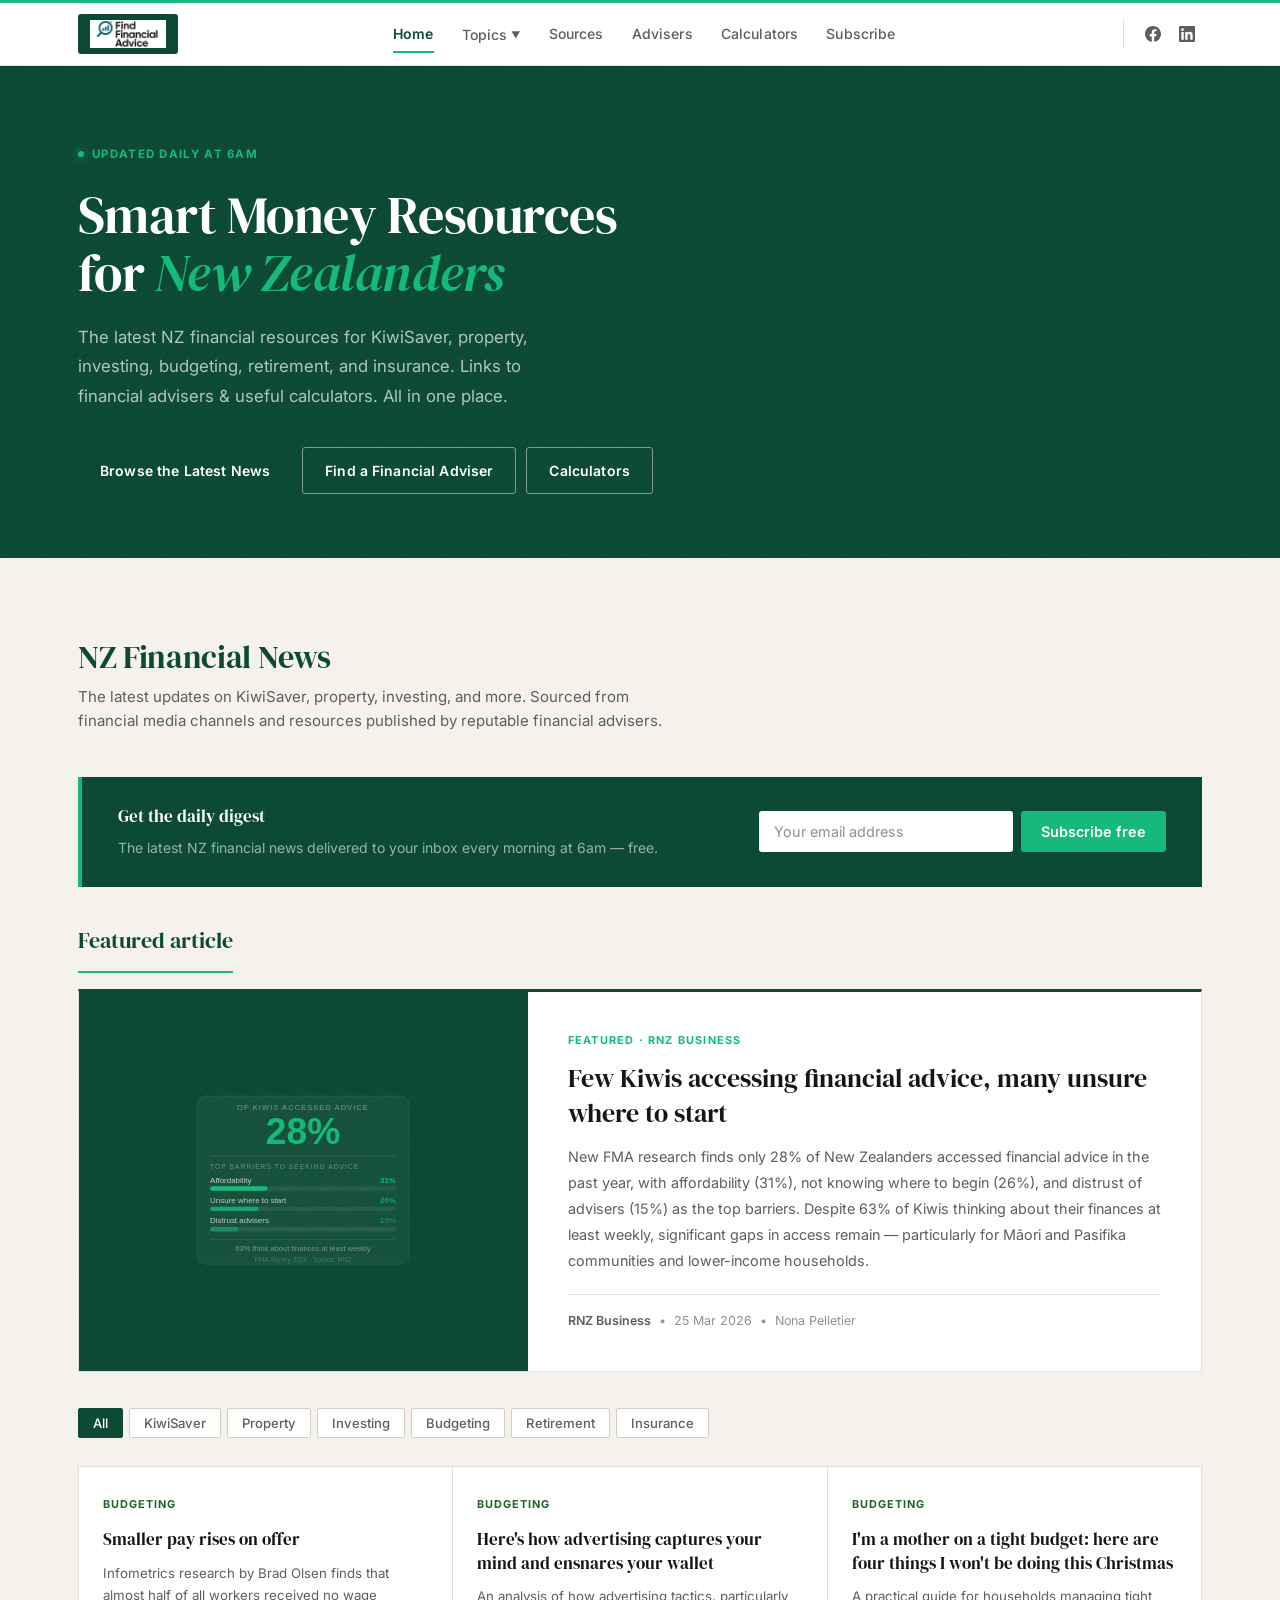
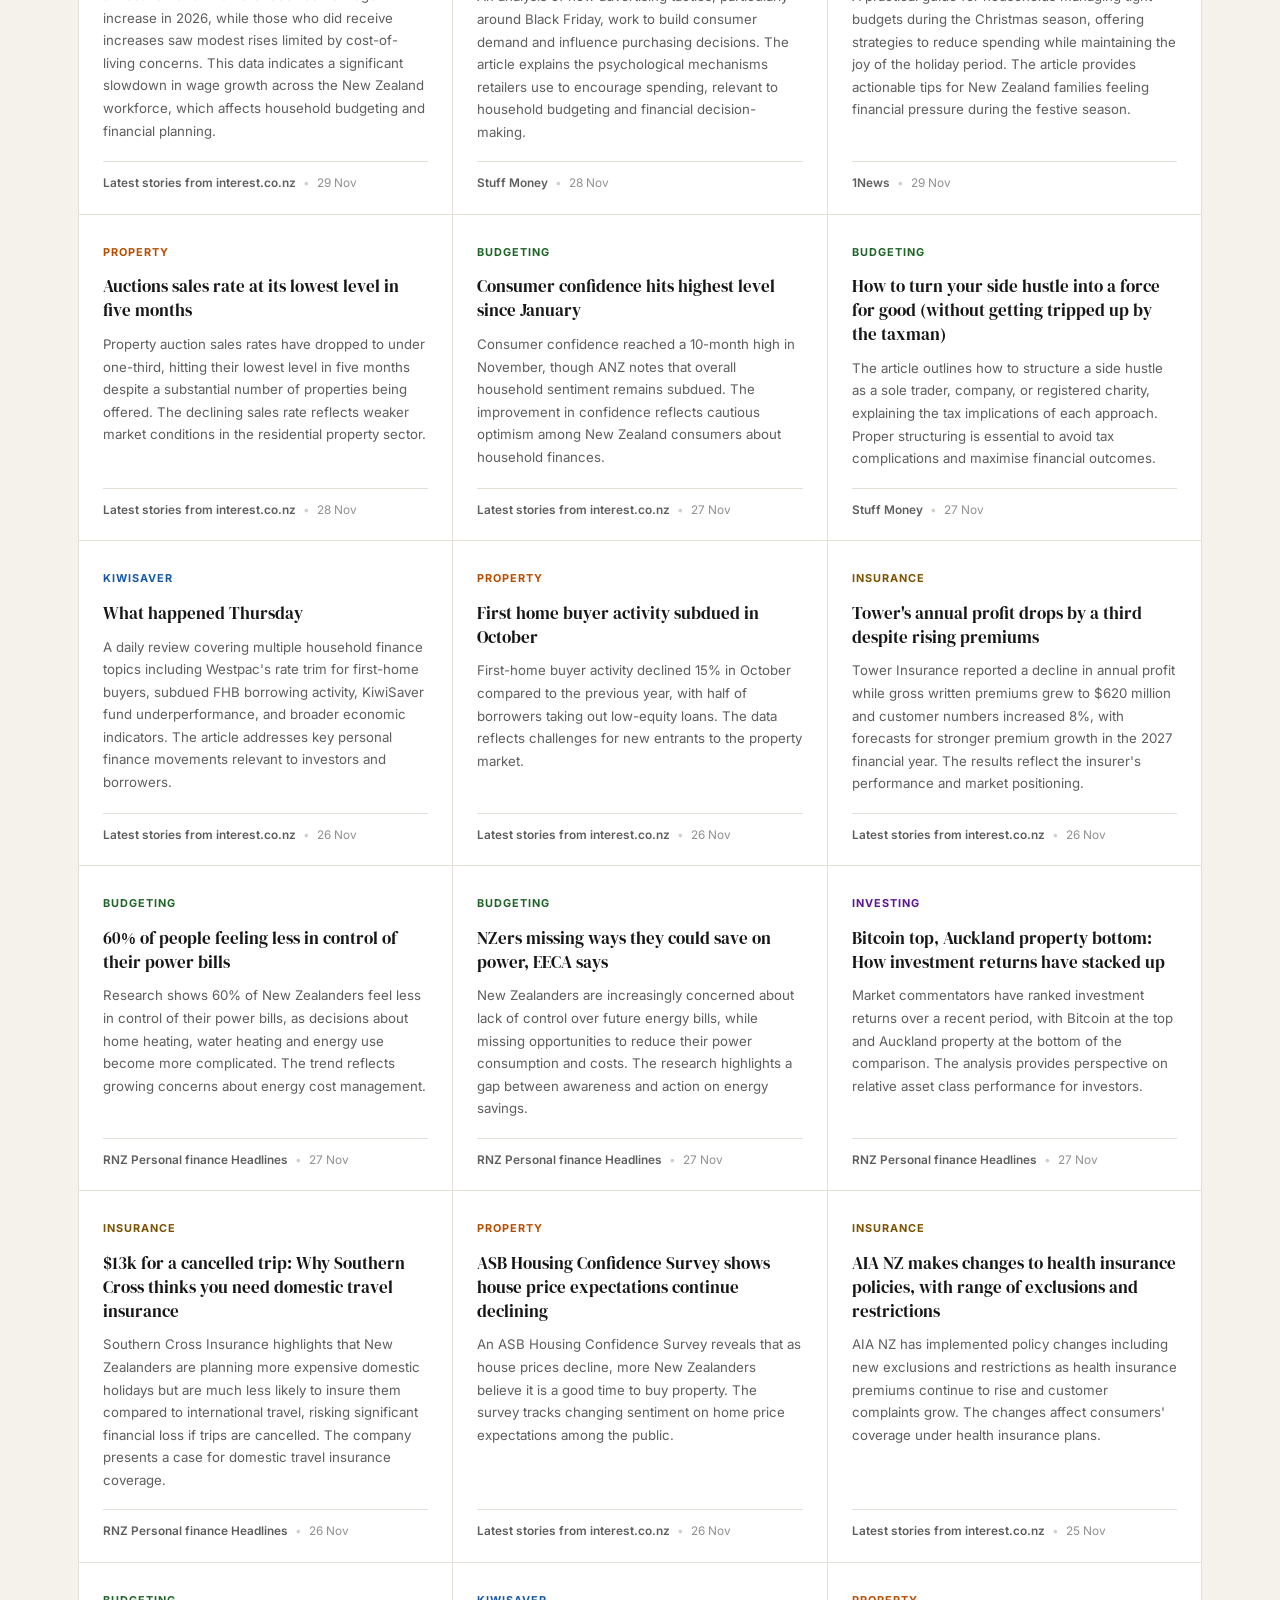
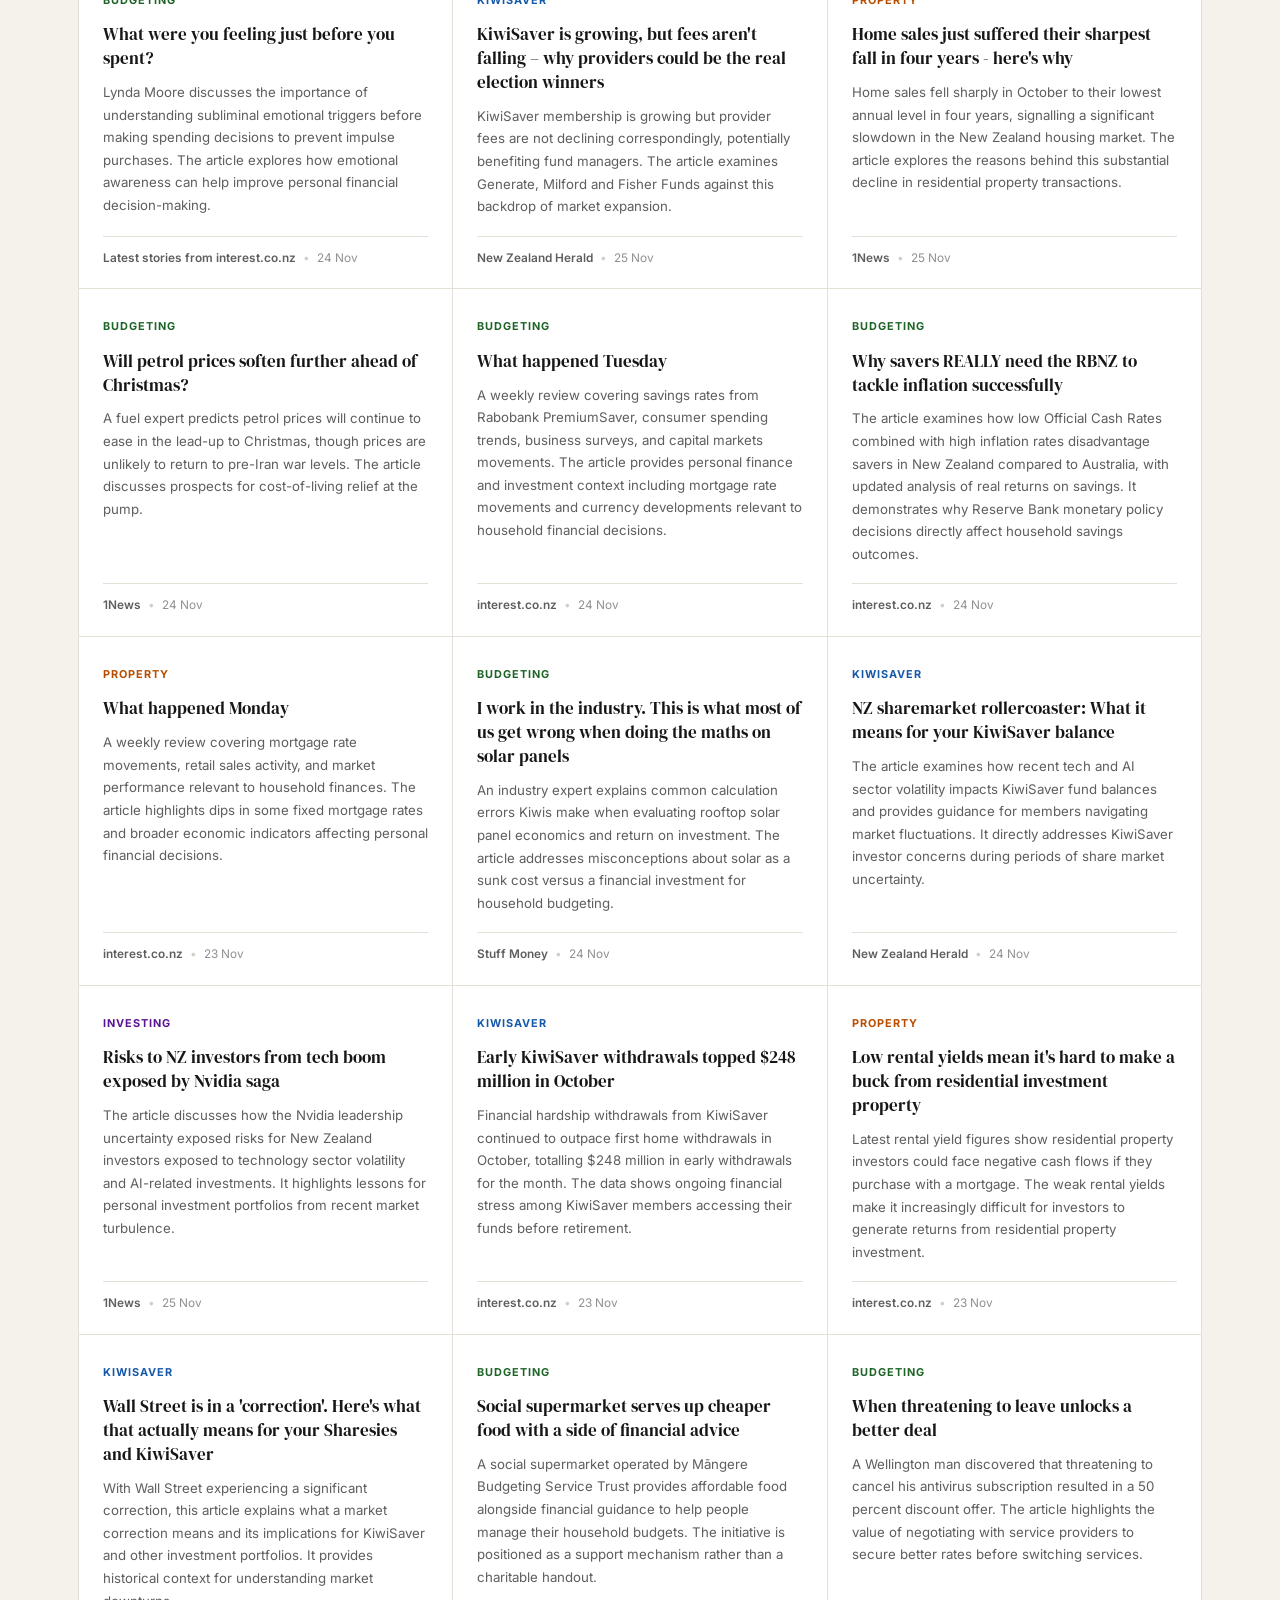
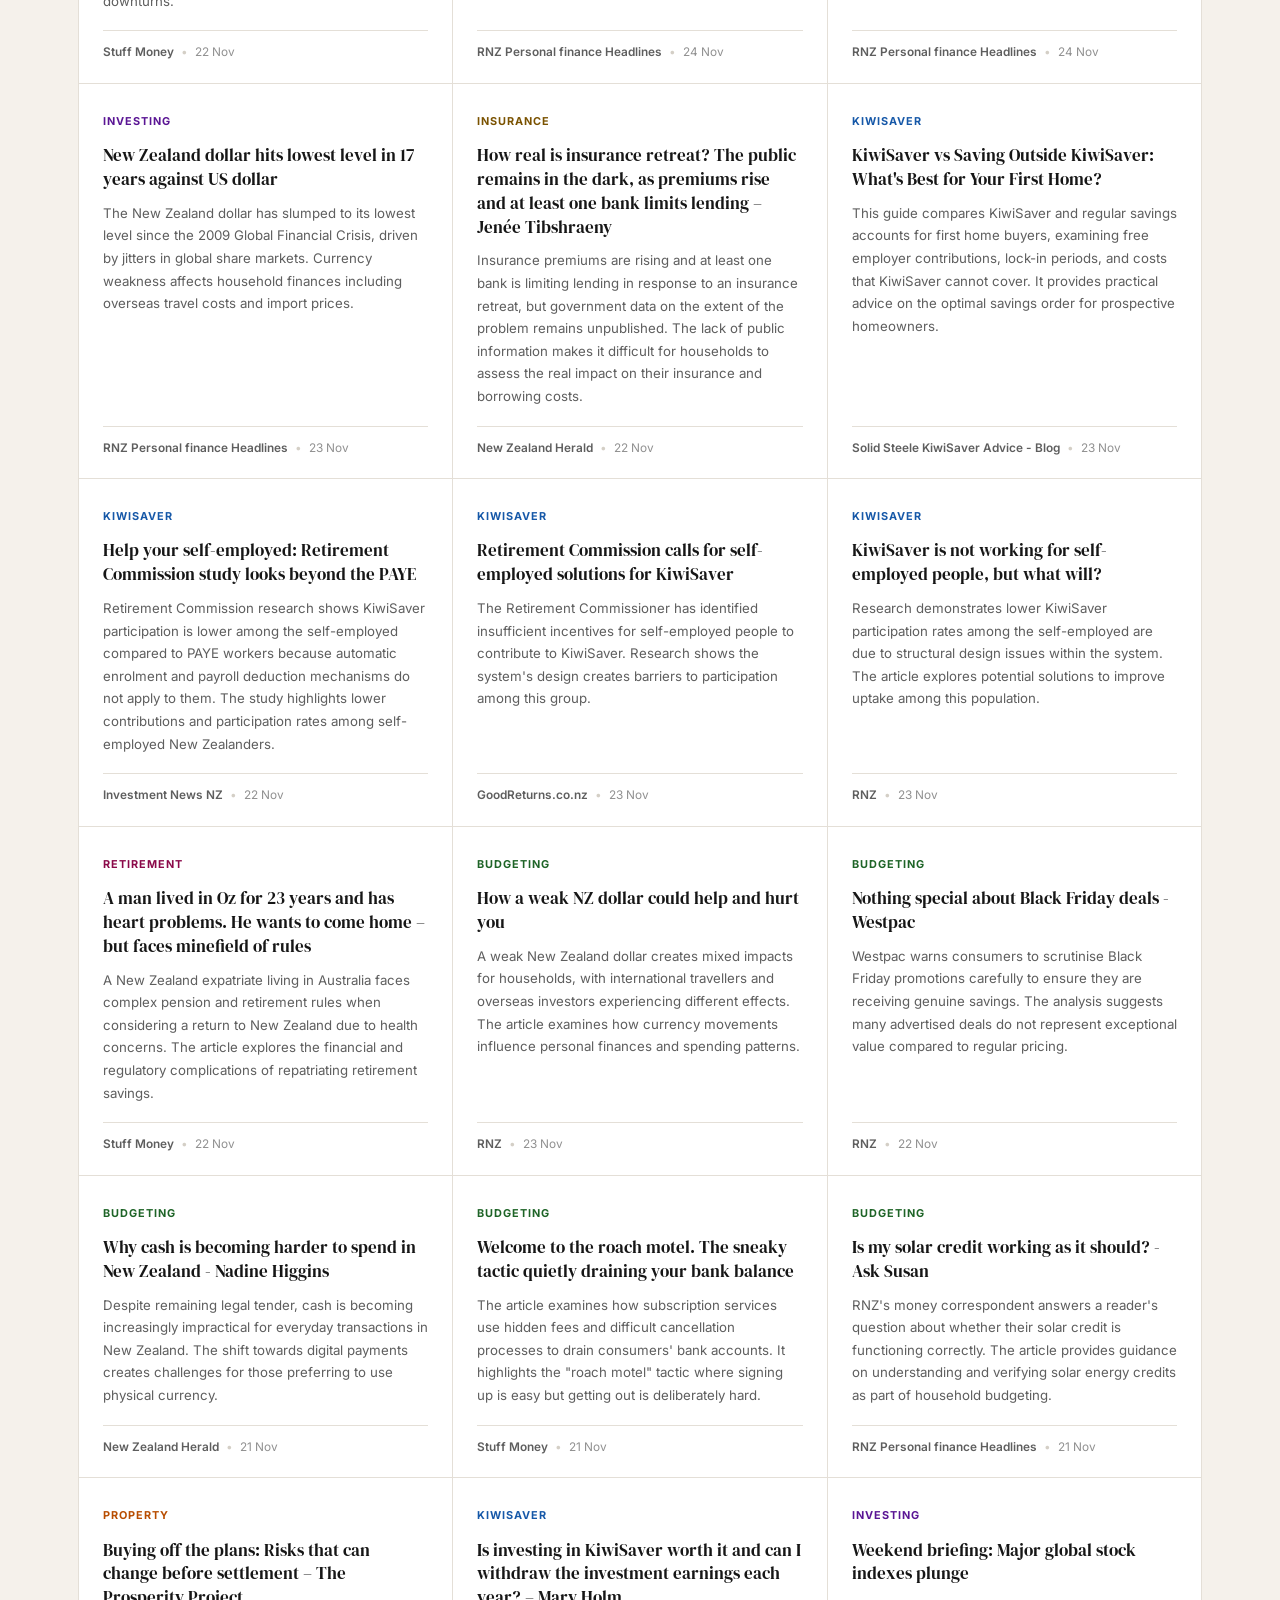
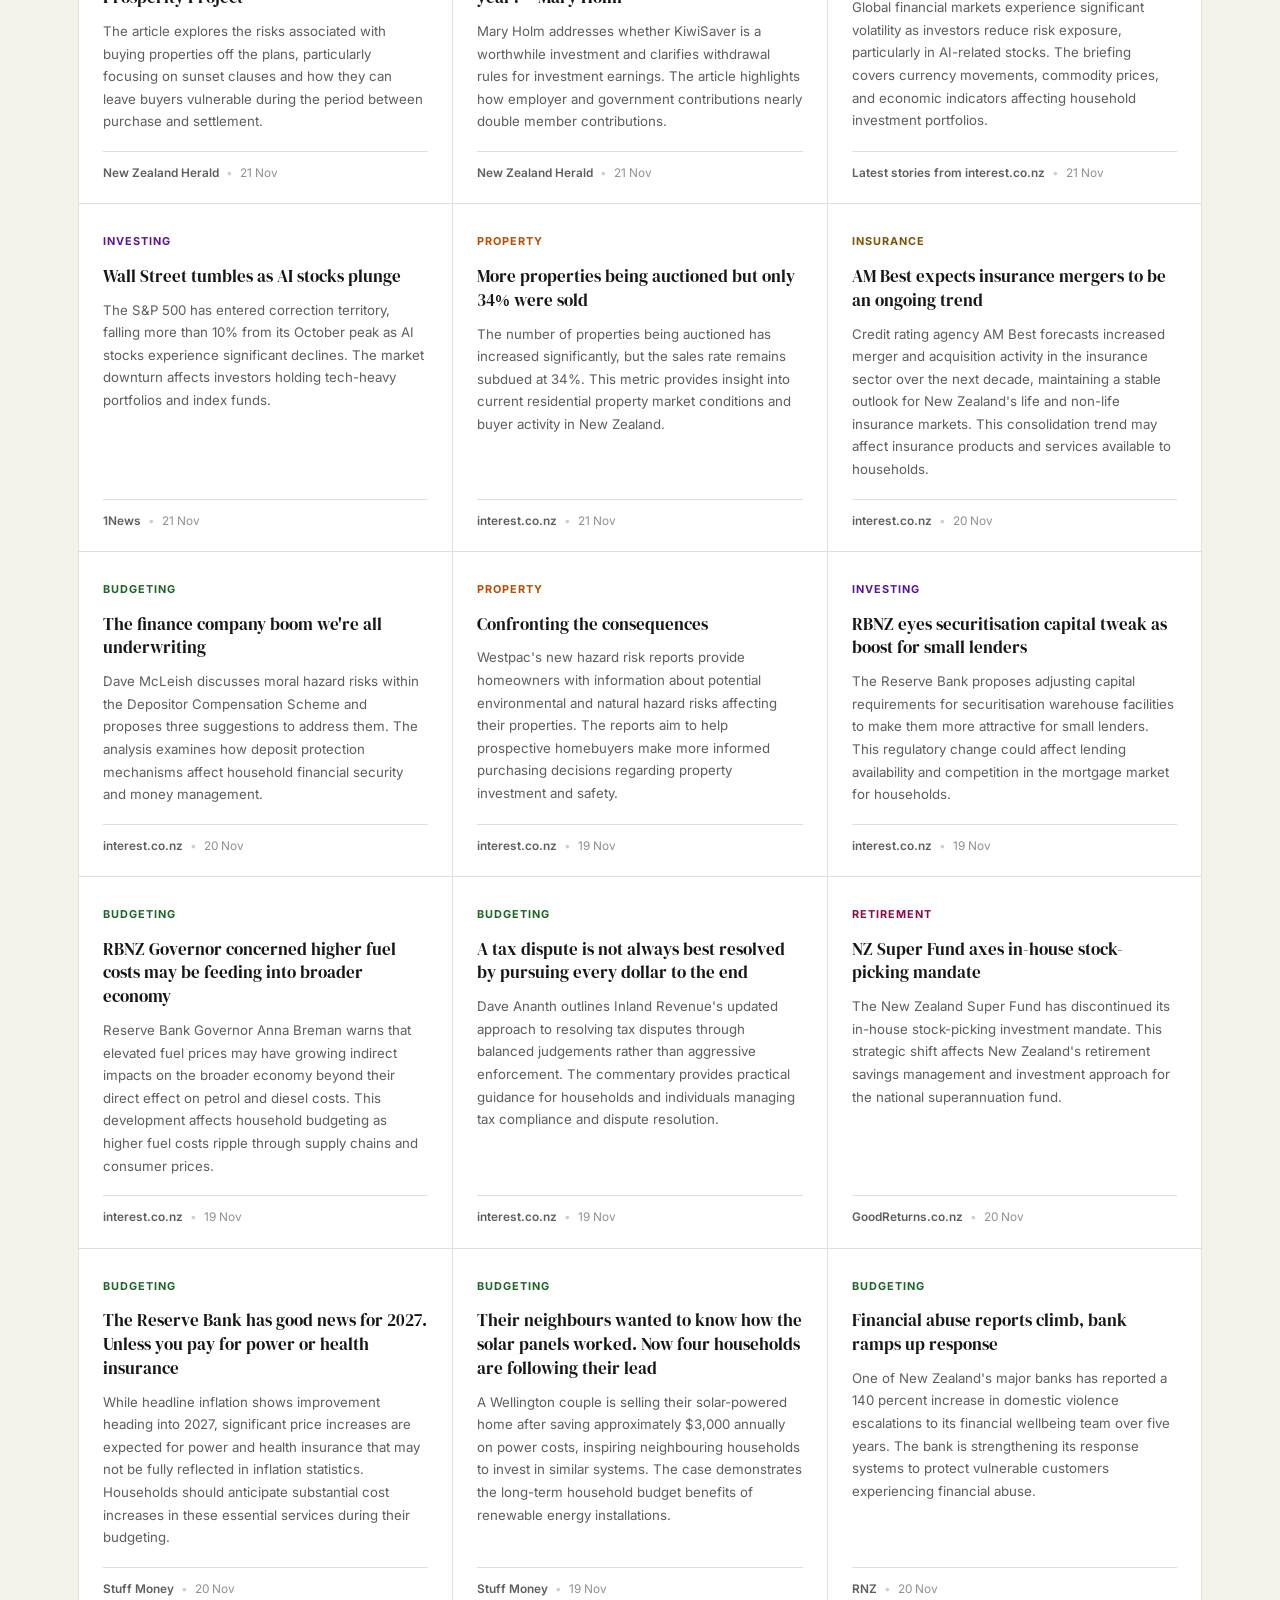
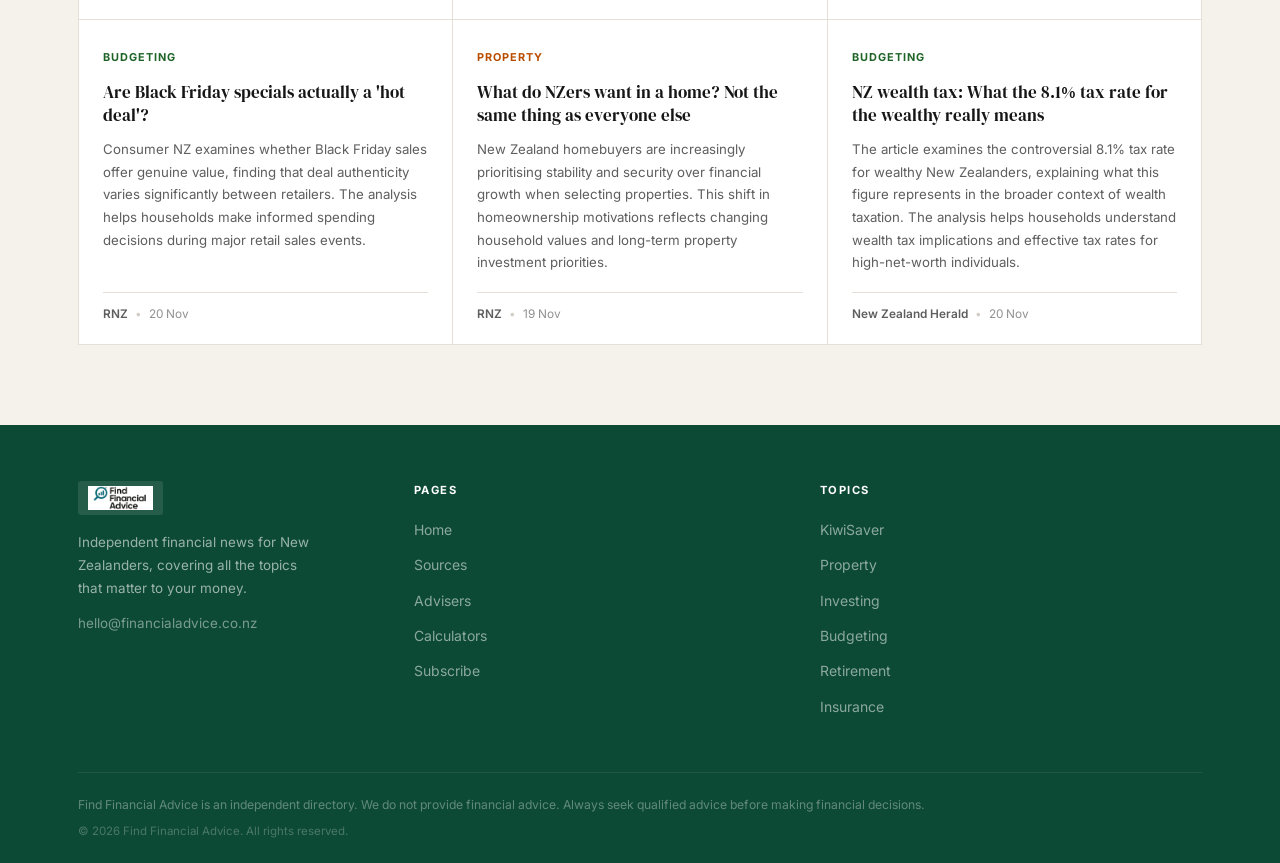
<file: index.html>
<!DOCTYPE html>
<html lang="en-NZ">
<head>
  <meta charset="UTF-8">
  <meta name="viewport" content="width=device-width, initial-scale=1.0">
  <link rel="icon" type="image/png" href="/favicon-96x96.png" sizes="96x96" />
  <link rel="shortcut icon" href="/favicon.ico" />
  <link rel="apple-touch-icon" sizes="180x180" href="/apple-touch-icon.png" />
  <meta name="apple-mobile-web-app-title" content="Find Financial Advice NZ" />
  <meta name="application-name" content="Find Financial Advice NZ">
  <link rel="manifest" href="/site.webmanifest" />
  <meta name="description" content="Find financial advice in NZ — free daily news on KiwiSaver, investing, property and money. Curated summaries from New Zealand's most trusted financial sources.">
  <title>Find Financial Advice NZ – Smart Money Decisions for NZ</title>
  <link rel="canonical" href="https://financialadvice.co.nz/">
  <link rel="stylesheet" href="styles.min.css">
  <style type="text/css">
  /* Newsletter signup form (Brevo via /api/subscribe) */
  .subscribe-form { width: 100%; }
  .subscribe-row { display: flex; gap: 8px; }
  .subscribe-input { flex: 1; min-width: 0; padding: 11px 14px; border: 1px solid transparent; border-radius: var(--radius); font-size: 0.9rem; color: var(--ink); background: var(--white); -webkit-appearance: none; appearance: none; transition: box-shadow 0.2s; }
  .subscribe-input::placeholder { color: var(--light); }
  .subscribe-input:focus { outline: none; box-shadow: 0 0 0 2px var(--green-bright); }
  .subscribe-btn { flex-shrink: 0; padding: 11px 20px; cursor: pointer; border: none; border-radius: var(--radius); font-size: 0.9rem; font-weight: 600; color: var(--white); background: var(--green-bright); transition: background 0.2s; }
  .subscribe-btn:hover { background: var(--green-mid); }
  .subscribe-btn:disabled { opacity: 0.6; cursor: default; }
  .subscribe-msg { margin: 10px 0 0; font-size: 0.84rem; line-height: 1.4; display: none; }
  .subscribe-msg.show { display: block; }
  .subscribe-msg.success { color: var(--white); font-weight: 600; }
  .subscribe-msg.error { color: #ffd7d0; }
  @media (max-width: 800px) { .subscribe-row { flex-direction: column; } }
  </style>
  <!-- Google Tag Manager -->
  <script>(function(w,d,s,l,i){w[l]=w[l]||[];w[l].push({'gtm.start':
  new Date().getTime(),event:'gtm.js'});var f=d.getElementsByTagName(s)[0],
  j=d.createElement(s),dl=l!='dataLayer'?'&l='+l:'';j.async=true;j.src=
  'https://www.googletagmanager.com/gtm.js?id='+i+dl;f.parentNode.insertBefore(j,f);
  })(window,document,'script','dataLayer','GTM-PXX6WRRG');</script>
  <!-- End Google Tag Manager -->

  <!-- FAQ Schema for AEO -->
  <!-- Google tag (gtag.js) -->
  <script async src="https://www.googletagmanager.com/gtag/js?id=G-EKNTL9Q19B"></script>
  <script>
    window.dataLayer = window.dataLayer || [];
    function gtag(){dataLayer.push(arguments);}
    gtag('js', new Date());
    gtag('config', 'G-EKNTL9Q19B');
  </script>
  <!-- Open Graph -->
  <meta property="og:type"        content="website">
  <meta property="og:site_name"   content="Find Financial Advice NZ">
  <meta property="og:url"         content="https://financialadvice.co.nz/">
  <meta property="og:title"       content="FinancialAdvice.co.nz – Smart Money Decisions for NZ">
  <meta property="og:description" content="Find financial advice in NZ — free daily news on KiwiSaver, investing, property and money. Curated summaries from New Zealand's most trusted financial sources.">
  <meta property="og:image"       content="https://i.postimg.cc/XvXzCPs9/FFA-og-image.jpg">
  <meta property="og:image:type"  content="image/jpeg">
  <meta property="og:image:width" content="1200">
  <meta property="og:image:height" content="630">
  <meta name="twitter:card"       content="summary_large_image">
  <meta name="twitter:title"      content="FinancialAdvice.co.nz – Smart Money Decisions for NZ">
  <meta name="twitter:description" content="Find financial advice in NZ — free daily news on KiwiSaver, investing, property and money. Curated summaries from New Zealand's most trusted financial sources.">
  <meta name="twitter:image"      content="https://i.postimg.cc/XvXzCPs9/FFA-og-image.jpg">
  <meta property="og:locale"      content="en_NZ">
  <meta name="geo.region"         content="NZ">
  <meta name="language"           content="en-NZ">
  <meta name="robots"             content="index, follow">
  <meta name="theme-color"        content="#0d4a35">
  <link rel="preconnect" href="https://fonts.googleapis.com">
  <link rel="preconnect" href="https://fonts.gstatic.com" crossorigin>
  <link href="https://fonts.googleapis.com/css2?family=DM+Serif+Display:ital@0;1&family=Inter:wght@400;500;600;700&display=swap" rel="stylesheet" media="print" onload="this.media='all'">
  <noscript><link href="https://fonts.googleapis.com/css2?family=DM+Serif+Display:ital@0;1&family=Inter:wght@400;500;600;700&display=swap" rel="stylesheet"></noscript>
  <script type="application/ld+json">
{
  "@context": "https://schema.org",
  "@graph": [
    {
      "@type": "WebSite",
      "@id": "https://financialadvice.co.nz/#website",
      "url": "https://financialadvice.co.nz/",
      "name": "Find Financial Advice NZ",
      "alternateName": "FinancialAdvice.co.nz",
      "description": "New Zealand's free daily hub for KiwiSaver, investing, property, budgeting, retirement, and insurance news. Curated summaries from New Zealand's most trusted financial sources, updated daily at 6am.",
      "publisher": { "@id": "https://financialadvice.co.nz/#organization" }
    },
    {
      "@type": "Organization",
      "@id": "https://financialadvice.co.nz/#organization",
      "name": "Find Financial Advice NZ",
      "url": "https://financialadvice.co.nz/",
      "logo": "https://financialadvice.co.nz/Find%20Financial%20Advice%20Logo%2C%20wide%20R.png",
      "email": "hello@financialadvice.co.nz",
      "description": "An independent New Zealand financial news aggregator covering KiwiSaver, property, investing, budgeting, retirement, and insurance. Updated daily at 6am with curated summaries from trusted NZ financial sources.",
      "areaServed": "New Zealand"
    },
    {
      "@type": "WebPage",
      "@id": "https://financialadvice.co.nz/#homepage",
      "url": "https://financialadvice.co.nz/",
      "name": "Find Financial Advice NZ",
      "description": "NZ's free daily hub for KiwiSaver, investing, property and money news. Read quick summaries from New Zealand's most trusted financial sources.",
      "isPartOf": { "@id": "https://financialadvice.co.nz/#website" },
      "about": [
        { "@type": "Thing", "name": "KiwiSaver" },
        { "@type": "Thing", "name": "Property investment New Zealand" },
        { "@type": "Thing", "name": "Personal finance New Zealand" },
        { "@type": "Thing", "name": "Financial advice New Zealand" },
        { "@type": "Thing", "name": "Retirement planning New Zealand" }
      ]
    }
  ]
}
  </script>
  <!-- Meta Pixel Code -->
  <script>
  !function(f,b,e,v,n,t,s)
  {if(f.fbq)return;n=f.fbq=function(){n.callMethod?
  n.callMethod.apply(n,arguments):n.queue.push(arguments)};
  if(!f._fbq)f._fbq=n;n.push=n;n.loaded=!0;n.version='2.0';
  n.queue=[];t=b.createElement(e);t.async=!0;
  t.src=v;s=b.getElementsByTagName(e)[0];
  s.parentNode.insertBefore(t,s)}(window, document,'script',
  'https://connect.facebook.net/en_US/fbevents.js');
  fbq('init', '1661535551726233');
  fbq('track', 'PageView');
  </script>
  <noscript><img height="1" width="1" style="display:none"
  src="https://www.facebook.com/tr?id=1661535551726233&ev=PageView&noscript=1"
  /></noscript>
  <!-- End Meta Pixel Code -->
</head>
<body>
  <!-- Google Tag Manager (noscript) -->
  <noscript><iframe src="https://www.googletagmanager.com/ns.html?id=GTM-PXX6WRRG"
  height="0" width="0" style="display:none;visibility:hidden"></iframe></noscript>
  <!-- End Google Tag Manager (noscript) -->

<nav class="navbar">
  <div class="container">
    <a href="/" class="nav-logo">
      <div class="nav-logo-pill">
        <img src="Find%20Financial%20Advice%20Logo%2C%20wide%20R.png" alt="FindFinancialAdvice.co.nz" class="nav-logo-img">
      </div>
    </a>
    <button class="nav-toggle" aria-label="Toggle navigation" aria-expanded="false">&#9776;</button>
    <ul class="nav-links">
      <li><a href="/" class="active">Home</a></li>
      <li class="nav-dropdown">
        <button class="nav-dropdown-toggle" aria-expanded="false" aria-haspopup="true">Topics <span class="nav-dropdown-arrow">&#9660;</span></button>
        <ul class="nav-dropdown-menu">
          <li><a href="/kiwisaver">KiwiSaver</a></li>
          <li><a href="/property">Property</a></li>
          <li><a href="/investing">Investing</a></li>
          <li><a href="/budgeting">Budgeting</a></li>
          <li><a href="/retirement">Retirement</a></li>
          <li><a href="/insurance">Insurance</a></li>
        </ul>
      </li>
            <li><a href="/sources">Sources</a></li>
      <li><a href="/advisers">Advisers</a></li>
      <li><a href="/calculators">Calculators</a></li>
      <li><a href="/subscribe">Subscribe</a></li>
    </ul>
    <div class="nav-social">
      <a href="https://www.facebook.com/FindFinancialAdviceNZ" target="_blank" rel="noopener noreferrer" aria-label="Facebook">
        <svg viewBox="0 0 24 24" xmlns="http://www.w3.org/2000/svg"><path d="M24 12.073C24 5.405 18.627 0 12 0S0 5.405 0 12.073C0 18.1 4.388 23.094 10.125 24v-8.437H7.078v-3.49h3.047V9.41c0-3.025 1.792-4.697 4.533-4.697 1.312 0 2.686.235 2.686.235v2.97h-1.513c-1.491 0-1.956.93-1.956 1.886v2.268h3.328l-.532 3.49h-2.796V24C19.612 23.094 24 18.1 24 12.073z"/></svg>
      </a>
      <a href="https://www.linkedin.com/company/find-financial-advice-nz/posts/?feedView=all" target="_blank" rel="noopener noreferrer" aria-label="LinkedIn">
        <svg viewBox="0 0 24 24" xmlns="http://www.w3.org/2000/svg"><path d="M20.447 20.452h-3.554v-5.569c0-1.328-.027-3.037-1.852-3.037-1.853 0-2.136 1.445-2.136 2.939v5.667H9.351V9h3.414v1.561h.046c.477-.9 1.637-1.85 3.37-1.85 3.601 0 4.267 2.37 4.267 5.455v6.286zM5.337 7.433a2.062 2.062 0 01-2.063-2.065 2.064 2.064 0 112.063 2.065zm1.782 13.019H3.555V9h3.564v11.452zM22.225 0H1.771C.792 0 0 .774 0 1.729v20.542C0 23.227.792 24 1.771 24h20.451C23.2 24 24 23.227 24 22.271V1.729C24 .774 23.2 0 22.222 0h.003z"/></svg>
      </a>
    </div>
  </div>
</nav>

<!-- Hero -->
<section class="hero">
  <div class="container">
    <div class="hero-content">
      <div class="hero-eyebrow"><span class="hero-live-dot"></span> Updated daily at 6am</div>
      <h1>Smart Money Resources<br>for <span class="accent">New Zealanders</span></h1>
      <p>The latest NZ financial resources for KiwiSaver, property, investing, budgeting, retirement, and insurance. Links to financial advisers &amp; useful calculators. All in one place.</p>
      <div class="hero-btns">
        <a href="#news" class="btn btn-primary">Browse the Latest News</a>
        <a href="/advisers" class="btn btn-outline" style="color:#fff;border-color:rgba(255,255,255,0.45);">Find a Financial Adviser</a>
        <a href="/calculators" class="btn btn-outline" style="color:#fff;border-color:rgba(255,255,255,0.45);">Calculators</a>
      </div>
    </div>
  </div>
</section>

<!-- News -->
<section class="section bg-light" id="news">
  <div class="container">
    <div class="section-header">
      <h2 class="section-title">NZ Financial News</h2>
      <p class="section-subtitle">The latest updates on KiwiSaver, property, investing, and more. Sourced from financial media channels and resources published by reputable financial advisers.</p>
    </div>

    <!-- Newsletter signup -->
    <div class="newsletter-bar">
      <div class="newsletter-bar-text">
        <strong>Get the daily digest</strong>
        <span>The latest NZ financial news delivered to your inbox every morning at 6am — free.</span>
      </div>
      <div class="newsletter-bar-form">
        <form id="subscribe-form" class="subscribe-form" novalidate>
          <div class="subscribe-row">
            <input id="subscribe-email" type="email" name="email" class="subscribe-input" placeholder="Your email address" aria-label="Email address" autocomplete="email" required>
            <button type="submit" class="subscribe-btn">Subscribe free</button>
          </div>
          <p id="subscribe-msg" class="subscribe-msg" role="status" aria-live="polite"></p>
        </form>
      </div>
    </div>

    <!-- Featured Article -->
    <h3 class="featured-label">Featured article</h3>
    <div class="featured-article">
      <div class="featured-img-area">
        <svg viewBox="0 0 260 210" xmlns="http://www.w3.org/2000/svg" style="width:100%;max-width:230px;display:block;margin:0 auto">
          <!-- Card background -->
          <rect x="10" y="8" width="240" height="190" rx="10" fill="rgba(255,255,255,0.04)" stroke="rgba(255,255,255,0.08)" stroke-width="1"/>
          <!-- Headline label -->
          <text x="130" y="24" text-anchor="middle" font-family="-apple-system,BlinkMacSystemFont,sans-serif" font-size="8.5" fill="rgba(255,255,255,0.42)" letter-spacing="1.2">OF KIWIS ACCESSED ADVICE</text>
          <!-- Big stat -->
          <text x="130" y="62" text-anchor="middle" font-family="-apple-system,BlinkMacSystemFont,sans-serif" font-size="42" font-weight="800" fill="#17b97a">28%</text>
          <!-- Divider -->
          <line x1="25" y1="76" x2="235" y2="76" stroke="rgba(255,255,255,0.1)" stroke-width="1"/>
          <!-- Barriers heading -->
          <text x="25" y="90" font-family="-apple-system,BlinkMacSystemFont,sans-serif" font-size="7.5" fill="rgba(255,255,255,0.35)" letter-spacing="1.2">TOP BARRIERS TO SEEKING ADVICE</text>
          <!-- Bar 1: Affordability 31% -->
          <text x="25" y="106" font-family="-apple-system,BlinkMacSystemFont,sans-serif" font-size="9" fill="rgba(255,255,255,0.72)">Affordability</text>
          <text x="235" y="106" text-anchor="end" font-family="-apple-system,BlinkMacSystemFont,sans-serif" font-size="9" font-weight="700" fill="#17b97a">31%</text>
          <rect x="25" y="110" width="210" height="5" rx="2.5" fill="rgba(255,255,255,0.07)"/>
          <rect x="25" y="110" width="65" height="5" rx="2.5" fill="#17b97a"/>
          <!-- Bar 2: Unsure where to start 26% -->
          <text x="25" y="129" font-family="-apple-system,BlinkMacSystemFont,sans-serif" font-size="9" fill="rgba(255,255,255,0.72)">Unsure where to start</text>
          <text x="235" y="129" text-anchor="end" font-family="-apple-system,BlinkMacSystemFont,sans-serif" font-size="9" font-weight="700" fill="rgba(23,185,122,0.78)">26%</text>
          <rect x="25" y="133" width="210" height="5" rx="2.5" fill="rgba(255,255,255,0.07)"/>
          <rect x="25" y="133" width="55" height="5" rx="2.5" fill="rgba(23,185,122,0.78)"/>
          <!-- Bar 3: Distrust advisers 15% -->
          <text x="25" y="152" font-family="-apple-system,BlinkMacSystemFont,sans-serif" font-size="9" fill="rgba(255,255,255,0.72)">Distrust advisers</text>
          <text x="235" y="152" text-anchor="end" font-family="-apple-system,BlinkMacSystemFont,sans-serif" font-size="9" font-weight="700" fill="rgba(23,185,122,0.5)">15%</text>
          <rect x="25" y="156" width="210" height="5" rx="2.5" fill="rgba(255,255,255,0.07)"/>
          <rect x="25" y="156" width="32" height="5" rx="2.5" fill="rgba(23,185,122,0.5)"/>
          <!-- Divider -->
          <line x1="25" y1="170" x2="235" y2="170" stroke="rgba(255,255,255,0.1)" stroke-width="1"/>
          <!-- Footer stat -->
          <text x="130" y="183" text-anchor="middle" font-family="-apple-system,BlinkMacSystemFont,sans-serif" font-size="8.5" fill="rgba(255,255,255,0.4)">63% think about finances at least weekly</text>
          <text x="130" y="196" text-anchor="middle" font-family="-apple-system,BlinkMacSystemFont,sans-serif" font-size="7.5" fill="rgba(255,255,255,0.22)">FMA Survey 2026 · Source: RNZ</text>
        </svg>
      </div>
      <div class="featured-body">
        <div class="featured-eyebrow">Featured · RNZ Business</div>
        <h2><a href="https://www.rnz.co.nz/news/business/590594/few-kiwis-accessing-financial-advice-many-unsure-where-to-start" target="_blank" rel="noopener noreferrer">Few Kiwis accessing financial advice, many unsure where to start</a></h2>
        <p>New FMA research finds only 28% of New Zealanders accessed financial advice in the past year, with affordability (31%), not knowing where to begin (26%), and distrust of advisers (15%) as the top barriers. Despite 63% of Kiwis thinking about their finances at least weekly, significant gaps in access remain — particularly for Māori and Pasifika communities and lower-income households.</p>
        <div class="featured-meta">
          <span class="source"><a href="https://www.rnz.co.nz/news/business" target="_blank" rel="noopener noreferrer">RNZ Business</a></span>
          <span>&bull;</span><span>25 Mar 2026</span><span>&bull;</span><span>Nona Pelletier</span>
        </div>
      </div>
    </div>

    <!-- Filter pills -->
    <div class="filter-pills">
      <button class="filter-pill active" data-filter="all">All</button>
      <button class="filter-pill" data-filter="kiwisaver">KiwiSaver</button>
      <button class="filter-pill" data-filter="property">Property</button>
      <button class="filter-pill" data-filter="investing">Investing</button>
      <button class="filter-pill" data-filter="budgeting">Budgeting</button>
      <button class="filter-pill" data-filter="retirement">Retirement</button>
      <button class="filter-pill" data-filter="insurance">Insurance</button>
    </div>

    <div class="news-grid" id="news-grid">
      <div class="news-card" data-category="budgeting">
        <div class="news-card-tag"><span class="tag tag-budgeting">Budgeting</span></div>
        <h3><a href="https://www.interest.co.nz/public-policy/141259/infometrics-brad-olsen-surveys-pace-wage-rises-finding-almost-half-all-workers" target="_blank" rel="noopener">Smaller pay rises on offer</a></h3>
        <p class="news-card-summary">Infometrics research by Brad Olsen finds that almost half of all workers received no wage increase in 2026, while those who did receive increases saw modest rises limited by cost-of-living concerns. This data indicates a significant slowdown in wage growth across the New Zealand workforce, which affects household budgeting and financial planning.</p>
        <div class="news-card-meta">
          <span class="source"><a href="https://www.interest.co.nz/" target="_blank" rel="noopener">Latest stories from interest.co.nz</a></span>
          <span class="sep">&bull;</span><span>29 Nov</span>
        </div>
      </div>
      <div class="news-card" data-category="budgeting">
        <div class="news-card-tag"><span class="tag tag-budgeting">Budgeting</span></div>
        <h3><a href="https://www.stuff.co.nz/money/361064712/how-your-brain-gets-bought-heres-how-advertising-captures-your-mind-and-ensnares-your-wallet" target="_blank" rel="noopener">Here's how advertising captures your mind and ensnares your wallet</a></h3>
        <p class="news-card-summary">An analysis of how advertising tactics, particularly around Black Friday, work to build consumer demand and influence purchasing decisions. The article explains the psychological mechanisms retailers use to encourage spending, relevant to household budgeting and financial decision-making.</p>
        <div class="news-card-meta">
          <span class="source"><a href="https://www.stuff.co.nz/money" target="_blank" rel="noopener">Stuff Money</a></span>
          <span class="sep">&bull;</span><span>28 Nov</span>
        </div>
      </div>
      <div class="news-card" data-category="budgeting">
        <div class="news-card-tag"><span class="tag tag-budgeting">Budgeting</span></div>
        <h3><a href="https://www.1news.co.nz/2026/11/29/im-a-mother-on-a-tight-budget-here-are-four-things-i-wont-be-doing-this-christmas/" target="_blank" rel="noopener">I'm a mother on a tight budget: here are four things I won't be doing this Christmas</a></h3>
        <p class="news-card-summary">A practical guide for households managing tight budgets during the Christmas season, offering strategies to reduce spending while maintaining the joy of the holiday period. The article provides actionable tips for New Zealand families feeling financial pressure during the festive season.</p>
        <div class="news-card-meta">
          <span class="source"><a href="https://www.1news.co.nz" target="_blank" rel="noopener">1News</a></span>
          <span class="sep">&bull;</span><span>29 Nov</span>
        </div>
      </div>
      <div class="news-card" data-category="property">
        <div class="news-card-tag"><span class="tag tag-property">Property</span></div>
        <h3><a href="https://www.interest.co.nz/property/141257/plenty-properties-being-offered-auctions-sales-rate-drops-under-third" target="_blank" rel="noopener">Auctions sales rate at its lowest level in five months</a></h3>
        <p class="news-card-summary">Property auction sales rates have dropped to under one-third, hitting their lowest level in five months despite a substantial number of properties being offered. The declining sales rate reflects weaker market conditions in the residential property sector.</p>
        <div class="news-card-meta">
          <span class="source"><a href="https://www.interest.co.nz/" target="_blank" rel="noopener">Latest stories from interest.co.nz</a></span>
          <span class="sep">&bull;</span><span>28 Nov</span>
        </div>
      </div>
      <div class="news-card" data-category="budgeting">
        <div class="news-card-tag"><span class="tag tag-budgeting">Budgeting</span></div>
        <h3><a href="https://www.interest.co.nz/economy/141251/consumer-confidence-climbs-10-month-high-november-though-anz-warns-household-mood" target="_blank" rel="noopener">Consumer confidence hits highest level since January</a></h3>
        <p class="news-card-summary">Consumer confidence reached a 10-month high in November, though ANZ notes that overall household sentiment remains subdued. The improvement in confidence reflects cautious optimism among New Zealand consumers about household finances.</p>
        <div class="news-card-meta">
          <span class="source"><a href="https://www.interest.co.nz/" target="_blank" rel="noopener">Latest stories from interest.co.nz</a></span>
          <span class="sep">&bull;</span><span>27 Nov</span>
        </div>
      </div>
      <div class="news-card" data-category="budgeting">
        <div class="news-card-tag"><span class="tag tag-budgeting">Budgeting</span></div>
        <h3><a href="https://www.stuff.co.nz/money/361063563/ask-gill-how-can-i-turn-my-side-hustle-force-good-without-getting-tripped-taxman" target="_blank" rel="noopener">How to turn your side hustle into a force for good (without getting tripped up by the taxman)</a></h3>
        <p class="news-card-summary">The article outlines how to structure a side hustle as a sole trader, company, or registered charity, explaining the tax implications of each approach. Proper structuring is essential to avoid tax complications and maximise financial outcomes.</p>
        <div class="news-card-meta">
          <span class="source"><a href="https://www.stuff.co.nz/money" target="_blank" rel="noopener">Stuff Money</a></span>
          <span class="sep">&bull;</span><span>27 Nov</span>
        </div>
      </div>
      <div class="news-card" data-category="kiwisaver">
        <div class="news-card-tag"><span class="tag tag-kiwisaver">KiwiSaver</span></div>
        <h3><a href="https://www.interest.co.nz/economy/141234/review-things-you-need-know-you-sign-thursday-westpac-trims-rate-fhb-borrowing" target="_blank" rel="noopener">What happened Thursday</a></h3>
        <p class="news-card-summary">A daily review covering multiple household finance topics including Westpac's rate trim for first-home buyers, subdued FHB borrowing activity, KiwiSaver fund underperformance, and broader economic indicators. The article addresses key personal finance movements relevant to investors and borrowers.</p>
        <div class="news-card-meta">
          <span class="source"><a href="https://www.interest.co.nz/" target="_blank" rel="noopener">Latest stories from interest.co.nz</a></span>
          <span class="sep">&bull;</span><span>26 Nov</span>
        </div>
      </div>
      <div class="news-card" data-category="property">
        <div class="news-card-tag"><span class="tag tag-property">Property</span></div>
        <h3><a href="https://www.interest.co.nz/property/141235/first-home-buyer-activity-down-15-october-versus-october-last-year-half-taking-out" target="_blank" rel="noopener">First home buyer activity subdued in October</a></h3>
        <p class="news-card-summary">First-home buyer activity declined 15% in October compared to the previous year, with half of borrowers taking out low-equity loans. The data reflects challenges for new entrants to the property market.</p>
        <div class="news-card-meta">
          <span class="source"><a href="https://www.interest.co.nz/" target="_blank" rel="noopener">Latest stories from interest.co.nz</a></span>
          <span class="sep">&bull;</span><span>26 Nov</span>
        </div>
      </div>
      <div class="news-card" data-category="insurance">
        <div class="news-card-tag"><span class="tag tag-insurance">Insurance</span></div>
        <h3><a href="https://www.interest.co.nz/insurance/141232/tower-reports-decline-annual-profit-while-gross-written-premiums-grow-620-million" target="_blank" rel="noopener">Tower's annual profit drops by a third despite rising premiums</a></h3>
        <p class="news-card-summary">Tower Insurance reported a decline in annual profit while gross written premiums grew to $620 million and customer numbers increased 8%, with forecasts for stronger premium growth in the 2027 financial year. The results reflect the insurer's performance and market positioning.</p>
        <div class="news-card-meta">
          <span class="source"><a href="https://www.interest.co.nz/" target="_blank" rel="noopener">Latest stories from interest.co.nz</a></span>
          <span class="sep">&bull;</span><span>26 Nov</span>
        </div>
      </div>
      <div class="news-card" data-category="budgeting">
        <div class="news-card-tag"><span class="tag tag-budgeting">Budgeting</span></div>
        <h3><a href="https://www.rnz.co.nz/news/personal-finance/2805255/60-percent-of-people-feeling-less-in-control-of-their-power-bills" target="_blank" rel="noopener">60% of people feeling less in control of their power bills</a></h3>
        <p class="news-card-summary">Research shows 60% of New Zealanders feel less in control of their power bills, as decisions about home heating, water heating and energy use become more complicated. The trend reflects growing concerns about energy cost management.</p>
        <div class="news-card-meta">
          <span class="source"><a href="https://www.rnz.co.nz/news/personal-finance" target="_blank" rel="noopener">RNZ Personal finance Headlines</a></span>
          <span class="sep">&bull;</span><span>27 Nov</span>
        </div>
      </div>
      <div class="news-card" data-category="budgeting">
        <div class="news-card-tag"><span class="tag tag-budgeting">Budgeting</span></div>
        <h3><a href="https://www.rnz.co.nz/news/personal-finance/2805250/nzers-missing-ways-they-could-save-on-power-eeca-says" target="_blank" rel="noopener">NZers missing ways they could save on power, EECA says</a></h3>
        <p class="news-card-summary">New Zealanders are increasingly concerned about lack of control over future energy bills, while missing opportunities to reduce their power consumption and costs. The research highlights a gap between awareness and action on energy savings.</p>
        <div class="news-card-meta">
          <span class="source"><a href="https://www.rnz.co.nz/news/personal-finance" target="_blank" rel="noopener">RNZ Personal finance Headlines</a></span>
          <span class="sep">&bull;</span><span>27 Nov</span>
        </div>
      </div>
      <div class="news-card" data-category="investing">
        <div class="news-card-tag"><span class="tag tag-investing">Investing</span></div>
        <h3><a href="https://www.rnz.co.nz/news/personal-finance/2804066/bitcoin-top-auckland-property-bottom-how-investment-returns-have-stacked-up" target="_blank" rel="noopener">Bitcoin top, Auckland property bottom: How investment returns have stacked up</a></h3>
        <p class="news-card-summary">Market commentators have ranked investment returns over a recent period, with Bitcoin at the top and Auckland property at the bottom of the comparison. The analysis provides perspective on relative asset class performance for investors.</p>
        <div class="news-card-meta">
          <span class="source"><a href="https://www.rnz.co.nz/news/personal-finance" target="_blank" rel="noopener">RNZ Personal finance Headlines</a></span>
          <span class="sep">&bull;</span><span>27 Nov</span>
        </div>
      </div>
      <div class="news-card" data-category="insurance">
        <div class="news-card-tag"><span class="tag tag-insurance">Insurance</span></div>
        <h3><a href="https://www.rnz.co.nz/news/personal-finance/2777587/13k-for-a-cancelled-trip-why-southern-cross-thinks-you-need-domestic-travel-insurance" target="_blank" rel="noopener">$13k for a cancelled trip: Why Southern Cross thinks you need domestic travel insurance</a></h3>
        <p class="news-card-summary">Southern Cross Insurance highlights that New Zealanders are planning more expensive domestic holidays but are much less likely to insure them compared to international travel, risking significant financial loss if trips are cancelled. The company presents a case for domestic travel insurance coverage.</p>
        <div class="news-card-meta">
          <span class="source"><a href="https://www.rnz.co.nz/news/personal-finance" target="_blank" rel="noopener">RNZ Personal finance Headlines</a></span>
          <span class="sep">&bull;</span><span>26 Nov</span>
        </div>
      </div>
      <div class="news-card" data-category="property">
        <div class="news-card-tag"><span class="tag tag-property">Property</span></div>
        <h3><a href="https://www.interest.co.nz/property/141223/house-prices-decline-more-people-think-its-good-time-buy-asb-housing-confidence" target="_blank" rel="noopener">ASB Housing Confidence Survey shows house price expectations continue declining</a></h3>
        <p class="news-card-summary">An ASB Housing Confidence Survey reveals that as house prices decline, more New Zealanders believe it is a good time to buy property. The survey tracks changing sentiment on home price expectations among the public.</p>
        <div class="news-card-meta">
          <span class="source"><a href="https://www.interest.co.nz/" target="_blank" rel="noopener">Latest stories from interest.co.nz</a></span>
          <span class="sep">&bull;</span><span>26 Nov</span>
        </div>
      </div>
      <div class="news-card" data-category="insurance">
        <div class="news-card-tag"><span class="tag tag-insurance">Insurance</span></div>
        <h3><a href="https://www.interest.co.nz/insurance/141207/against-backdrop-rising-health-insurance-premiums-and-growing-complaints-aia-nz" target="_blank" rel="noopener">AIA NZ makes changes to health insurance policies, with range of exclusions and restrictions</a></h3>
        <p class="news-card-summary">AIA NZ has implemented policy changes including new exclusions and restrictions as health insurance premiums continue to rise and customer complaints grow. The changes affect consumers' coverage under health insurance plans.</p>
        <div class="news-card-meta">
          <span class="source"><a href="https://www.interest.co.nz/" target="_blank" rel="noopener">Latest stories from interest.co.nz</a></span>
          <span class="sep">&bull;</span><span>25 Nov</span>
        </div>
      </div>
      <div class="news-card" data-category="budgeting">
        <div class="news-card-tag"><span class="tag tag-budgeting">Budgeting</span></div>
        <h3><a href="https://www.interest.co.nz/personal-finance/141208/lynda-moore-says-you-should-understand-subliminal-feelings-you-have-making" target="_blank" rel="noopener">What were you feeling just before you spent?</a></h3>
        <p class="news-card-summary">Lynda Moore discusses the importance of understanding subliminal emotional triggers before making spending decisions to prevent impulse purchases. The article explores how emotional awareness can help improve personal financial decision-making.</p>
        <div class="news-card-meta">
          <span class="source"><a href="https://www.interest.co.nz/" target="_blank" rel="noopener">Latest stories from interest.co.nz</a></span>
          <span class="sep">&bull;</span><span>24 Nov</span>
        </div>
      </div>
      <div class="news-card" data-category="kiwisaver">
        <div class="news-card-tag"><span class="tag tag-kiwisaver">KiwiSaver</span></div>
        <h3><a href="https://www.nzherald.co.nz/business/personal-finance/kiwisaver/kiwisaver-is-growing-but-fees-arent-falling-why-providers-could-be-the-real-election-winners/premium/277ZSL3KM5GGZI3RAIEARPVW2Y/" target="_blank" rel="noopener">KiwiSaver is growing, but fees aren't falling – why providers could be the real election winners</a></h3>
        <p class="news-card-summary">KiwiSaver membership is growing but provider fees are not declining correspondingly, potentially benefiting fund managers. The article examines Generate, Milford and Fisher Funds against this backdrop of market expansion.</p>
        <div class="news-card-meta">
          <span class="source"><a href="https://www.nzherald.co.nz" target="_blank" rel="noopener">New Zealand Herald</a></span>
          <span class="sep">&bull;</span><span>25 Nov</span>
        </div>
      </div>
      <div class="news-card" data-category="property">
        <div class="news-card-tag"><span class="tag tag-property">Property</span></div>
        <h3><a href="https://www.1news.co.nz/2026/11/26/home-sales-just-suffered-their-sharpest-fall-in-four-years-heres-why/" target="_blank" rel="noopener">Home sales just suffered their sharpest fall in four years - here's why</a></h3>
        <p class="news-card-summary">Home sales fell sharply in October to their lowest annual level in four years, signalling a significant slowdown in the New Zealand housing market. The article explores the reasons behind this substantial decline in residential property transactions.</p>
        <div class="news-card-meta">
          <span class="source"><a href="https://www.1news.co.nz" target="_blank" rel="noopener">1News</a></span>
          <span class="sep">&bull;</span><span>25 Nov</span>
        </div>
      </div>
      <div class="news-card" data-category="budgeting">
        <div class="news-card-tag"><span class="tag tag-budgeting">Budgeting</span></div>
        <h3><a href="https://www.1news.co.nz/2026/11/25/will-petrol-prices-soften-further-ahead-of-christmas/" target="_blank" rel="noopener">Will petrol prices soften further ahead of Christmas?</a></h3>
        <p class="news-card-summary">A fuel expert predicts petrol prices will continue to ease in the lead-up to Christmas, though prices are unlikely to return to pre-Iran war levels. The article discusses prospects for cost-of-living relief at the pump.</p>
        <div class="news-card-meta">
          <span class="source"><a href="https://www.1news.co.nz" target="_blank" rel="noopener">1News</a></span>
          <span class="sep">&bull;</span><span>24 Nov</span>
        </div>
      </div>
      <div class="news-card" data-category="budgeting">
        <div class="news-card-tag"><span class="tag tag-budgeting">Budgeting</span></div>
        <h3><a href="https://www.interest.co.nz/economy/141205/review-things-you-need-know-you-sign-tuesday-rabobank-premiumsaver-stars-we-are" target="_blank" rel="noopener">What happened Tuesday</a></h3>
        <p class="news-card-summary">A weekly review covering savings rates from Rabobank PremiumSaver, consumer spending trends, business surveys, and capital markets movements. The article provides personal finance and investment context including mortgage rate movements and currency developments relevant to household financial decisions.</p>
        <div class="news-card-meta">
          <span class="source"><a href="https://www.interest.co.nz/" target="_blank" rel="noopener">interest.co.nz</a></span>
          <span class="sep">&bull;</span><span>24 Nov</span>
        </div>
      </div>
      <div class="news-card" data-category="budgeting">
        <div class="news-card-tag"><span class="tag tag-budgeting">Budgeting</span></div>
        <h3><a href="https://www.interest.co.nz/personal-finance/141197/it-tough-being-saver-when-ocr-held-unusually-low-and-inflation-rate" target="_blank" rel="noopener">Why savers REALLY need the RBNZ to tackle inflation successfully</a></h3>
        <p class="news-card-summary">The article examines how low Official Cash Rates combined with high inflation rates disadvantage savers in New Zealand compared to Australia, with updated analysis of real returns on savings. It demonstrates why Reserve Bank monetary policy decisions directly affect household savings outcomes.</p>
        <div class="news-card-meta">
          <span class="source"><a href="https://www.interest.co.nz/" target="_blank" rel="noopener">interest.co.nz</a></span>
          <span class="sep">&bull;</span><span>24 Nov</span>
        </div>
      </div>
      <div class="news-card" data-category="property">
        <div class="news-card-tag"><span class="tag tag-property">Property</span></div>
        <h3><a href="https://www.interest.co.nz/economy/141194/review-things-you-need-know-you-sign-monday-some-mortgage-fixed-rates-dip-solid-rise" target="_blank" rel="noopener">What happened Monday</a></h3>
        <p class="news-card-summary">A weekly review covering mortgage rate movements, retail sales activity, and market performance relevant to household finances. The article highlights dips in some fixed mortgage rates and broader economic indicators affecting personal financial decisions.</p>
        <div class="news-card-meta">
          <span class="source"><a href="https://www.interest.co.nz/" target="_blank" rel="noopener">interest.co.nz</a></span>
          <span class="sep">&bull;</span><span>23 Nov</span>
        </div>
      </div>
      <div class="news-card" data-category="budgeting">
        <div class="news-card-tag"><span class="tag tag-budgeting">Budgeting</span></div>
        <h3><a href="https://www.stuff.co.nz/money/361062975/i-work-industry-what-most-us-get-wrong-when-doing-maths-solar-panels" target="_blank" rel="noopener">I work in the industry. This is what most of us get wrong when doing the maths on solar panels</a></h3>
        <p class="news-card-summary">An industry expert explains common calculation errors Kiwis make when evaluating rooftop solar panel economics and return on investment. The article addresses misconceptions about solar as a sunk cost versus a financial investment for household budgeting.</p>
        <div class="news-card-meta">
          <span class="source"><a href="https://www.stuff.co.nz/money" target="_blank" rel="noopener">Stuff Money</a></span>
          <span class="sep">&bull;</span><span>24 Nov</span>
        </div>
      </div>
      <div class="news-card" data-category="kiwisaver">
        <div class="news-card-tag"><span class="tag tag-kiwisaver">KiwiSaver</span></div>
        <h3><a href="https://www.nzherald.co.nz/business/nz-sharemarket-rollercoaster-what-it-means-for-your-kiwisaver-balance/55HGTWQRNRAQBNCNRBDAJD6QXE/" target="_blank" rel="noopener">NZ sharemarket rollercoaster: What it means for your KiwiSaver balance</a></h3>
        <p class="news-card-summary">The article examines how recent tech and AI sector volatility impacts KiwiSaver fund balances and provides guidance for members navigating market fluctuations. It directly addresses KiwiSaver investor concerns during periods of share market uncertainty.</p>
        <div class="news-card-meta">
          <span class="source"><a href="https://www.nzherald.co.nz" target="_blank" rel="noopener">New Zealand Herald</a></span>
          <span class="sep">&bull;</span><span>24 Nov</span>
        </div>
      </div>
      <div class="news-card" data-category="investing">
        <div class="news-card-tag"><span class="tag tag-investing">Investing</span></div>
        <h3><a href="https://www.1news.co.nz/2026/11/25/risks-to-nz-investors-from-tech-boom-exposed-by-nvidia-saga/" target="_blank" rel="noopener">Risks to NZ investors from tech boom exposed by Nvidia saga</a></h3>
        <p class="news-card-summary">The article discusses how the Nvidia leadership uncertainty exposed risks for New Zealand investors exposed to technology sector volatility and AI-related investments. It highlights lessons for personal investment portfolios from recent market turbulence.</p>
        <div class="news-card-meta">
          <span class="source"><a href="https://www.1news.co.nz" target="_blank" rel="noopener">1News</a></span>
          <span class="sep">&bull;</span><span>25 Nov</span>
        </div>
      </div>
      <div class="news-card" data-category="kiwisaver">
        <div class="news-card-tag"><span class="tag tag-kiwisaver">KiwiSaver</span></div>
        <h3><a href="https://www.interest.co.nz/personal-finance/141198/financial-hardship-withdrawals-continued-pulling-ahead-first-home-kiwisaver" target="_blank" rel="noopener">Early KiwiSaver withdrawals topped $248 million in October</a></h3>
        <p class="news-card-summary">Financial hardship withdrawals from KiwiSaver continued to outpace first home withdrawals in October, totalling $248 million in early withdrawals for the month. The data shows ongoing financial stress among KiwiSaver members accessing their funds before retirement.</p>
        <div class="news-card-meta">
          <span class="source"><a href="https://www.interest.co.nz/" target="_blank" rel="noopener">interest.co.nz</a></span>
          <span class="sep">&bull;</span><span>23 Nov</span>
        </div>
      </div>
      <div class="news-card" data-category="property">
        <div class="news-card-tag"><span class="tag tag-property">Property</span></div>
        <h3><a href="https://www.interest.co.nz/property/141192/latest-rental-yield-figures-suggest-investors-could-be-facing-negative-cash-flows" target="_blank" rel="noopener">Low rental yields mean it's hard to make a buck from residential investment property</a></h3>
        <p class="news-card-summary">Latest rental yield figures show residential property investors could face negative cash flows if they purchase with a mortgage. The weak rental yields make it increasingly difficult for investors to generate returns from residential property investment.</p>
        <div class="news-card-meta">
          <span class="source"><a href="https://www.interest.co.nz/" target="_blank" rel="noopener">interest.co.nz</a></span>
          <span class="sep">&bull;</span><span>23 Nov</span>
        </div>
      </div>
      <div class="news-card" data-category="kiwisaver">
        <div class="news-card-tag"><span class="tag tag-kiwisaver">KiwiSaver</span></div>
        <h3><a href="https://www.stuff.co.nz/money/361062531/wall-street-correction-heres-what-actually-means-your-sharesies-and-kiwisaver" target="_blank" rel="noopener">Wall Street is in a 'correction'. Here's what that actually means for your Sharesies and KiwiSaver</a></h3>
        <p class="news-card-summary">With Wall Street experiencing a significant correction, this article explains what a market correction means and its implications for KiwiSaver and other investment portfolios. It provides historical context for understanding market downturns.</p>
        <div class="news-card-meta">
          <span class="source"><a href="https://www.stuff.co.nz/money" target="_blank" rel="noopener">Stuff Money</a></span>
          <span class="sep">&bull;</span><span>22 Nov</span>
        </div>
      </div>
      <div class="news-card" data-category="budgeting">
        <div class="news-card-tag"><span class="tag tag-budgeting">Budgeting</span></div>
        <h3><a href="https://www.rnz.co.nz/news/personal-finance/2754095/social-supermarket-serves-up-cheaper-food-with-a-side-of-financial-advice" target="_blank" rel="noopener">Social supermarket serves up cheaper food with a side of financial advice</a></h3>
        <p class="news-card-summary">A social supermarket operated by Māngere Budgeting Service Trust provides affordable food alongside financial guidance to help people manage their household budgets. The initiative is positioned as a support mechanism rather than a charitable handout.</p>
        <div class="news-card-meta">
          <span class="source"><a href="https://www.rnz.co.nz/news/personal-finance" target="_blank" rel="noopener">RNZ Personal finance Headlines</a></span>
          <span class="sep">&bull;</span><span>24 Nov</span>
        </div>
      </div>
      <div class="news-card" data-category="budgeting">
        <div class="news-card-tag"><span class="tag tag-budgeting">Budgeting</span></div>
        <h3><a href="https://www.rnz.co.nz/news/personal-finance/2753063/when-threatening-to-leave-unlocks-a-better-deal" target="_blank" rel="noopener">When threatening to leave unlocks a better deal</a></h3>
        <p class="news-card-summary">A Wellington man discovered that threatening to cancel his antivirus subscription resulted in a 50 percent discount offer. The article highlights the value of negotiating with service providers to secure better rates before switching services.</p>
        <div class="news-card-meta">
          <span class="source"><a href="https://www.rnz.co.nz/news/personal-finance" target="_blank" rel="noopener">RNZ Personal finance Headlines</a></span>
          <span class="sep">&bull;</span><span>24 Nov</span>
        </div>
      </div>
      <div class="news-card" data-category="investing">
        <div class="news-card-tag"><span class="tag tag-investing">Investing</span></div>
        <h3><a href="https://www.rnz.co.nz/news/business/2745496/new-zealand-dollar-hits-lowest-level-in-17-years-against-us-dollar" target="_blank" rel="noopener">New Zealand dollar hits lowest level in 17 years against US dollar</a></h3>
        <p class="news-card-summary">The New Zealand dollar has slumped to its lowest level since the 2009 Global Financial Crisis, driven by jitters in global share markets. Currency weakness affects household finances including overseas travel costs and import prices.</p>
        <div class="news-card-meta">
          <span class="source"><a href="https://www.rnz.co.nz/news/personal-finance" target="_blank" rel="noopener">RNZ Personal finance Headlines</a></span>
          <span class="sep">&bull;</span><span>23 Nov</span>
        </div>
      </div>
      <div class="news-card" data-category="insurance">
        <div class="news-card-tag"><span class="tag tag-insurance">Insurance</span></div>
        <h3><a href="https://www.nzherald.co.nz/business/companies/banking-finance/how-real-is-insurance-retreat-the-public-remains-in-the-dark-as-premiums-rise-and-at-least-one-bank-limits-lending-jenee-tibshraeny/premium/TYEYMLTWTNHGTCOIL34S5JNLVU/" target="_blank" rel="noopener">How real is insurance retreat? The public remains in the dark, as premiums rise and at least one bank limits lending – Jenée Tibshraeny</a></h3>
        <p class="news-card-summary">Insurance premiums are rising and at least one bank is limiting lending in response to an insurance retreat, but government data on the extent of the problem remains unpublished. The lack of public information makes it difficult for households to assess the real impact on their insurance and borrowing costs.</p>
        <div class="news-card-meta">
          <span class="source"><a href="https://www.nzherald.co.nz" target="_blank" rel="noopener">New Zealand Herald</a></span>
          <span class="sep">&bull;</span><span>22 Nov</span>
        </div>
      </div>
      <div class="news-card" data-category="kiwisaver">
        <div class="news-card-tag"><span class="tag tag-kiwisaver">KiwiSaver</span></div>
        <h3><a href="https://www.solidsteeleadvice.co.nz/post/kiwisaver-vs-saving-outside-kiwisaver-for-your-first-home" target="_blank" rel="noopener">KiwiSaver vs Saving Outside KiwiSaver: What's Best for Your First Home?</a></h3>
        <p class="news-card-summary">This guide compares KiwiSaver and regular savings accounts for first home buyers, examining free employer contributions, lock-in periods, and costs that KiwiSaver cannot cover. It provides practical advice on the optimal savings order for prospective homeowners.</p>
        <div class="news-card-meta">
          <span class="source"><a href="https://www.solidsteeleadvice.co.nz/learn-and-blog" target="_blank" rel="noopener">Solid Steele KiwiSaver Advice - Blog</a></span>
          <span class="sep">&bull;</span><span>23 Nov</span>
        </div>
      </div>
      <div class="news-card" data-category="kiwisaver">
        <div class="news-card-tag"><span class="tag tag-kiwisaver">KiwiSaver</span></div>
        <h3><a href="https://investmentnews.co.nz/investment-news/help-your-self-employed-retirement-commission-study-looks-beyond-the-paye/?utm_source=rss&utm_medium=rss&utm_campaign=help-your-self-employed-retirement-commission-study-looks-beyond-the-paye" target="_blank" rel="noopener">Help your self-employed: Retirement Commission study looks beyond the PAYE</a></h3>
        <p class="news-card-summary">Retirement Commission research shows KiwiSaver participation is lower among the self-employed compared to PAYE workers because automatic enrolment and payroll deduction mechanisms do not apply to them. The study highlights lower contributions and participation rates among self-employed New Zealanders.</p>
        <div class="news-card-meta">
          <span class="source"><a href="https://investmentnews.co.nz" target="_blank" rel="noopener">Investment News NZ</a></span>
          <span class="sep">&bull;</span><span>22 Nov</span>
        </div>
      </div>
      <div class="news-card" data-category="kiwisaver">
        <div class="news-card-tag"><span class="tag tag-kiwisaver">KiwiSaver</span></div>
        <h3><a href="https://www.goodreturns.co.nz/article/retirement-commission-calls-for-self-employed-solutions-for-kiwisaver?utm_source=GR&utm_medium=rss&utm_campaign=Retirement%20Commission%20calls%20for%20self-employed%20solutions%20for%20KiwiSaver" target="_blank" rel="noopener">Retirement Commission calls for self-employed solutions for KiwiSaver</a></h3>
        <p class="news-card-summary">The Retirement Commissioner has identified insufficient incentives for self-employed people to contribute to KiwiSaver. Research shows the system's design creates barriers to participation among this group.</p>
        <div class="news-card-meta">
          <span class="source"><a href="https://www.goodreturns.co.nz/rss/kiwisaver.xml" target="_blank" rel="noopener">GoodReturns.co.nz</a></span>
          <span class="sep">&bull;</span><span>23 Nov</span>
        </div>
      </div>
      <div class="news-card" data-category="kiwisaver">
        <div class="news-card-tag"><span class="tag tag-kiwisaver">KiwiSaver</span></div>
        <h3><a href="https://www.rnz.co.nz/news/personal-finance/2738945/kiwisaver-is-not-working-for-self-employed-people-but-what-will" target="_blank" rel="noopener">KiwiSaver is not working for self-employed people, but what will?</a></h3>
        <p class="news-card-summary">Research demonstrates lower KiwiSaver participation rates among the self-employed are due to structural design issues within the system. The article explores potential solutions to improve uptake among this population.</p>
        <div class="news-card-meta">
          <span class="source"><a href="https://www.rnz.co.nz/news/personal-finance" target="_blank" rel="noopener">RNZ</a></span>
          <span class="sep">&bull;</span><span>23 Nov</span>
        </div>
      </div>
      <div class="news-card" data-category="retirement">
        <div class="news-card-tag"><span class="tag tag-retirement">Retirement</span></div>
        <h3><a href="https://www.stuff.co.nz/money/361061521/hes-lived-oz-23-years-and-has-heart-problems-now-he-wants-come-home-pension-rules-are-minefield" target="_blank" rel="noopener">A man lived in Oz for 23 years and has heart problems. He wants to come home – but faces minefield of rules</a></h3>
        <p class="news-card-summary">A New Zealand expatriate living in Australia faces complex pension and retirement rules when considering a return to New Zealand due to health concerns. The article explores the financial and regulatory complications of repatriating retirement savings.</p>
        <div class="news-card-meta">
          <span class="source"><a href="https://www.stuff.co.nz/money" target="_blank" rel="noopener">Stuff Money</a></span>
          <span class="sep">&bull;</span><span>22 Nov</span>
        </div>
      </div>
      <div class="news-card" data-category="budgeting">
        <div class="news-card-tag"><span class="tag tag-budgeting">Budgeting</span></div>
        <h3><a href="https://www.rnz.co.nz/news/business/2737523/how-a-weak-nz-dollar-could-help-and-hurt-you" target="_blank" rel="noopener">How a weak NZ dollar could help and hurt you</a></h3>
        <p class="news-card-summary">A weak New Zealand dollar creates mixed impacts for households, with international travellers and overseas investors experiencing different effects. The article examines how currency movements influence personal finances and spending patterns.</p>
        <div class="news-card-meta">
          <span class="source"><a href="https://www.rnz.co.nz/news/personal-finance" target="_blank" rel="noopener">RNZ</a></span>
          <span class="sep">&bull;</span><span>23 Nov</span>
        </div>
      </div>
      <div class="news-card" data-category="budgeting">
        <div class="news-card-tag"><span class="tag tag-budgeting">Budgeting</span></div>
        <h3><a href="https://www.rnz.co.nz/news/business/2726772/nothing-special-about-black-friday-deals-westpac" target="_blank" rel="noopener">Nothing special about Black Friday deals - Westpac</a></h3>
        <p class="news-card-summary">Westpac warns consumers to scrutinise Black Friday promotions carefully to ensure they are receiving genuine savings. The analysis suggests many advertised deals do not represent exceptional value compared to regular pricing.</p>
        <div class="news-card-meta">
          <span class="source"><a href="https://www.rnz.co.nz/news/personal-finance" target="_blank" rel="noopener">RNZ</a></span>
          <span class="sep">&bull;</span><span>22 Nov</span>
        </div>
      </div>
      <div class="news-card" data-category="budgeting">
        <div class="news-card-tag"><span class="tag tag-budgeting">Budgeting</span></div>
        <h3><a href="https://www.nzherald.co.nz/business/personal-finance/why-cash-is-becoming-harder-to-spend-in-new-zealand-nadine-higgins/premium/E26VBAYTMNELHPLFXEY3DIQ5SI/" target="_blank" rel="noopener">Why cash is becoming harder to spend in New Zealand - Nadine Higgins</a></h3>
        <p class="news-card-summary">Despite remaining legal tender, cash is becoming increasingly impractical for everyday transactions in New Zealand. The shift towards digital payments creates challenges for those preferring to use physical currency.</p>
        <div class="news-card-meta">
          <span class="source"><a href="https://www.nzherald.co.nz" target="_blank" rel="noopener">New Zealand Herald</a></span>
          <span class="sep">&bull;</span><span>21 Nov</span>
        </div>
      </div>
      <div class="news-card" data-category="budgeting">
        <div class="news-card-tag"><span class="tag tag-budgeting">Budgeting</span></div>
        <h3><a href="https://www.stuff.co.nz/money/361061642/welcome-roach-motel-sneaky-tactic-quietly-draining-your-bank-balance" target="_blank" rel="noopener">Welcome to the roach motel. The sneaky tactic quietly draining your bank balance</a></h3>
        <p class="news-card-summary">The article examines how subscription services use hidden fees and difficult cancellation processes to drain consumers' bank accounts. It highlights the "roach motel" tactic where signing up is easy but getting out is deliberately hard.</p>
        <div class="news-card-meta">
          <span class="source"><a href="https://www.stuff.co.nz/money" target="_blank" rel="noopener">Stuff Money</a></span>
          <span class="sep">&bull;</span><span>21 Nov</span>
        </div>
      </div>
      <div class="news-card" data-category="budgeting">
        <div class="news-card-tag"><span class="tag tag-budgeting">Budgeting</span></div>
        <h3><a href="https://www.rnz.co.nz/news/personal-finance/2719224/is-my-solar-credit-working-as-it-should-ask-susan" target="_blank" rel="noopener">Is my solar credit working as it should? - Ask Susan</a></h3>
        <p class="news-card-summary">RNZ's money correspondent answers a reader's question about whether their solar credit is functioning correctly. The article provides guidance on understanding and verifying solar energy credits as part of household budgeting.</p>
        <div class="news-card-meta">
          <span class="source"><a href="https://www.rnz.co.nz/news/personal-finance" target="_blank" rel="noopener">RNZ Personal finance Headlines</a></span>
          <span class="sep">&bull;</span><span>21 Nov</span>
        </div>
      </div>
      <div class="news-card" data-category="property">
        <div class="news-card-tag"><span class="tag tag-property">Property</span></div>
        <h3><a href="https://www.nzherald.co.nz/business/buying-off-the-plan-risks-that-can-change-before-settlement-the-prosperity-project/LA7AETIGDBA6XKUACMNXK4VI7I/" target="_blank" rel="noopener">Buying off the plans: Risks that can change before settlement – The Prosperity Project</a></h3>
        <p class="news-card-summary">The article explores the risks associated with buying properties off the plans, particularly focusing on sunset clauses and how they can leave buyers vulnerable during the period between purchase and settlement.</p>
        <div class="news-card-meta">
          <span class="source"><a href="https://www.nzherald.co.nz" target="_blank" rel="noopener">New Zealand Herald</a></span>
          <span class="sep">&bull;</span><span>21 Nov</span>
        </div>
      </div>
      <div class="news-card" data-category="kiwisaver">
        <div class="news-card-tag"><span class="tag tag-kiwisaver">KiwiSaver</span></div>
        <h3><a href="https://www.nzherald.co.nz/business/personal-finance/kiwisaver/is-investing-in-kiwisaver-worth-it-and-can-i-withdraw-the-investment-earnings-each-year-mary-holm/premium/W3AOYVUEA5BDPJZCF77PSTIUR4/" target="_blank" rel="noopener">Is investing in KiwiSaver worth it and can I withdraw the investment earnings each year? – Mary Holm</a></h3>
        <p class="news-card-summary">Mary Holm addresses whether KiwiSaver is a worthwhile investment and clarifies withdrawal rules for investment earnings. The article highlights how employer and government contributions nearly double member contributions.</p>
        <div class="news-card-meta">
          <span class="source"><a href="https://www.nzherald.co.nz" target="_blank" rel="noopener">New Zealand Herald</a></span>
          <span class="sep">&bull;</span><span>21 Nov</span>
        </div>
      </div>
      <div class="news-card" data-category="investing">
        <div class="news-card-tag"><span class="tag tag-investing">Investing</span></div>
        <h3><a href="https://www.interest.co.nz/economy/141173/financial-and-commodity-markets-shudder-investors-rush-away-risk-especially-ai-risk" target="_blank" rel="noopener">Weekend briefing: Major global stock indexes plunge</a></h3>
        <p class="news-card-summary">Global financial markets experience significant volatility as investors reduce risk exposure, particularly in AI-related stocks. The briefing covers currency movements, commodity prices, and economic indicators affecting household investment portfolios.</p>
        <div class="news-card-meta">
          <span class="source"><a href="https://www.interest.co.nz/" target="_blank" rel="noopener">Latest stories from interest.co.nz</a></span>
          <span class="sep">&bull;</span><span>21 Nov</span>
        </div>
      </div>
      <div class="news-card" data-category="investing">
        <div class="news-card-tag"><span class="tag tag-investing">Investing</span></div>
        <h3><a href="https://www.1news.co.nz/2026/11/21/wall-street-tumbles-as-ai-stocks-plunge/" target="_blank" rel="noopener">Wall Street tumbles as AI stocks plunge</a></h3>
        <p class="news-card-summary">The S&amp;P 500 has entered correction territory, falling more than 10% from its October peak as AI stocks experience significant declines. The market downturn affects investors holding tech-heavy portfolios and index funds.</p>
        <div class="news-card-meta">
          <span class="source"><a href="https://www.1news.co.nz" target="_blank" rel="noopener">1News</a></span>
          <span class="sep">&bull;</span><span>21 Nov</span>
        </div>
      </div>
      <div class="news-card" data-category="property">
        <div class="news-card-tag"><span class="tag tag-property">Property</span></div>
        <h3><a href="https://www.interest.co.nz/property/141174/big-jump-number-properties-being-auctioned-sales-rate-remains-subdued" target="_blank" rel="noopener">More properties being auctioned but only 34% were sold</a></h3>
        <p class="news-card-summary">The number of properties being auctioned has increased significantly, but the sales rate remains subdued at 34%. This metric provides insight into current residential property market conditions and buyer activity in New Zealand.</p>
        <div class="news-card-meta">
          <span class="source"><a href="https://www.interest.co.nz/" target="_blank" rel="noopener">interest.co.nz</a></span>
          <span class="sep">&bull;</span><span>21 Nov</span>
        </div>
      </div>
      <div class="news-card" data-category="insurance">
        <div class="news-card-tag"><span class="tag tag-insurance">Insurance</span></div>
        <h3><a href="https://www.interest.co.nz/insurance/141170/credit-rating-agency-am-best-expects-merger-and-acquisition-activity-insurance" target="_blank" rel="noopener">AM Best expects insurance mergers to be an ongoing trend</a></h3>
        <p class="news-card-summary">Credit rating agency AM Best forecasts increased merger and acquisition activity in the insurance sector over the next decade, maintaining a stable outlook for New Zealand's life and non-life insurance markets. This consolidation trend may affect insurance products and services available to households.</p>
        <div class="news-card-meta">
          <span class="source"><a href="https://www.interest.co.nz/" target="_blank" rel="noopener">interest.co.nz</a></span>
          <span class="sep">&bull;</span><span>20 Nov</span>
        </div>
      </div>
      <div class="news-card" data-category="budgeting">
        <div class="news-card-tag"><span class="tag tag-budgeting">Budgeting</span></div>
        <h3><a href="https://www.interest.co.nz/public-policy/141155/dave-mcleish-offers-three-suggestions-address-moral-hazard-risk-he-sees" target="_blank" rel="noopener">The finance company boom we're all underwriting</a></h3>
        <p class="news-card-summary">Dave McLeish discusses moral hazard risks within the Depositor Compensation Scheme and proposes three suggestions to address them. The analysis examines how deposit protection mechanisms affect household financial security and money management.</p>
        <div class="news-card-meta">
          <span class="source"><a href="https://www.interest.co.nz/" target="_blank" rel="noopener">interest.co.nz</a></span>
          <span class="sep">&bull;</span><span>20 Nov</span>
        </div>
      </div>
      <div class="news-card" data-category="property">
        <div class="news-card-tag"><span class="tag tag-property">Property</span></div>
        <h3><a href="https://www.interest.co.nz/property/141152/westpac%E2%80%99s-new-hazard-risk-reports-should-sound-warning-new-zealand%C2%A0homeowners" target="_blank" rel="noopener">Confronting the consequences</a></h3>
        <p class="news-card-summary">Westpac's new hazard risk reports provide homeowners with information about potential environmental and natural hazard risks affecting their properties. The reports aim to help prospective homebuyers make more informed purchasing decisions regarding property investment and safety.</p>
        <div class="news-card-meta">
          <span class="source"><a href="https://www.interest.co.nz/" target="_blank" rel="noopener">interest.co.nz</a></span>
          <span class="sep">&bull;</span><span>19 Nov</span>
        </div>
      </div>
      <div class="news-card" data-category="investing">
        <div class="news-card-tag"><span class="tag tag-investing">Investing</span></div>
        <h3><a href="https://www.interest.co.nz/banking/141132/reserve-bank-says-change-capital-requirement-securitisation-warehouse-facilities" target="_blank" rel="noopener">RBNZ eyes securitisation capital tweak as boost for small lenders</a></h3>
        <p class="news-card-summary">The Reserve Bank proposes adjusting capital requirements for securitisation warehouse facilities to make them more attractive for small lenders. This regulatory change could affect lending availability and competition in the mortgage market for households.</p>
        <div class="news-card-meta">
          <span class="source"><a href="https://www.interest.co.nz/" target="_blank" rel="noopener">interest.co.nz</a></span>
          <span class="sep">&bull;</span><span>19 Nov</span>
        </div>
      </div>
      <div class="news-card" data-category="budgeting">
        <div class="news-card-tag"><span class="tag tag-budgeting">Budgeting</span></div>
        <h3><a href="https://www.interest.co.nz/economy/141150/reserve-bank-governor-anna-breman-says-indirect-impact-elevated-fuel-prices-may-be" target="_blank" rel="noopener">RBNZ Governor concerned higher fuel costs may be feeding into broader economy</a></h3>
        <p class="news-card-summary">Reserve Bank Governor Anna Breman warns that elevated fuel prices may have growing indirect impacts on the broader economy beyond their direct effect on petrol and diesel costs. This development affects household budgeting as higher fuel costs ripple through supply chains and consumer prices.</p>
        <div class="news-card-meta">
          <span class="source"><a href="https://www.interest.co.nz/" target="_blank" rel="noopener">interest.co.nz</a></span>
          <span class="sep">&bull;</span><span>19 Nov</span>
        </div>
      </div>
      <div class="news-card" data-category="budgeting">
        <div class="news-card-tag"><span class="tag tag-budgeting">Budgeting</span></div>
        <h3><a href="https://www.interest.co.nz/personal-finance/141148/dave-ananth-explains-why-he-likes-updated-view-inland-revenue-how-it-will" target="_blank" rel="noopener">A tax dispute is not always best resolved by pursuing every dollar to the end</a></h3>
        <p class="news-card-summary">Dave Ananth outlines Inland Revenue's updated approach to resolving tax disputes through balanced judgements rather than aggressive enforcement. The commentary provides practical guidance for households and individuals managing tax compliance and dispute resolution.</p>
        <div class="news-card-meta">
          <span class="source"><a href="https://www.interest.co.nz/" target="_blank" rel="noopener">interest.co.nz</a></span>
          <span class="sep">&bull;</span><span>19 Nov</span>
        </div>
      </div>
      <div class="news-card" data-category="retirement">
        <div class="news-card-tag"><span class="tag tag-retirement">Retirement</span></div>
        <h3><a href="https://www.goodreturns.co.nz/article/nz-super-fund-axes-in-house-stock-picking-mandate?utm_source=GR&utm_medium=rss&utm_campaign=NZ%20Super%20Fund%20axes%20in-house%20stock-picking%20mandate" target="_blank" rel="noopener">NZ Super Fund axes in-house stock-picking mandate</a></h3>
        <p class="news-card-summary">The New Zealand Super Fund has discontinued its in-house stock-picking investment mandate. This strategic shift affects New Zealand's retirement savings management and investment approach for the national superannuation fund.</p>
        <div class="news-card-meta">
          <span class="source"><a href="https://www.goodreturns.co.nz/rss/news.xml" target="_blank" rel="noopener">GoodReturns.co.nz</a></span>
          <span class="sep">&bull;</span><span>20 Nov</span>
        </div>
      </div>
      <div class="news-card" data-category="budgeting">
        <div class="news-card-tag"><span class="tag tag-budgeting">Budgeting</span></div>
        <h3><a href="https://www.stuff.co.nz/money/361061847/hidden-2027-price-hikes-headline-inflation-wont-show-you" target="_blank" rel="noopener">The Reserve Bank has good news for 2027. Unless you pay for power or health insurance</a></h3>
        <p class="news-card-summary">While headline inflation shows improvement heading into 2027, significant price increases are expected for power and health insurance that may not be fully reflected in inflation statistics. Households should anticipate substantial cost increases in these essential services during their budgeting.</p>
        <div class="news-card-meta">
          <span class="source"><a href="https://www.stuff.co.nz/money" target="_blank" rel="noopener">Stuff Money</a></span>
          <span class="sep">&bull;</span><span>20 Nov</span>
        </div>
      </div>
      <div class="news-card" data-category="budgeting">
        <div class="news-card-tag"><span class="tag tag-budgeting">Budgeting</span></div>
        <h3><a href="https://www.stuff.co.nz/money/361061065/their-neighbours-wanted-know-how-solar-panels-worked-now-four-households-are-following-their-lead" target="_blank" rel="noopener">Their neighbours wanted to know how the solar panels worked. Now four households are following their lead</a></h3>
        <p class="news-card-summary">A Wellington couple is selling their solar-powered home after saving approximately $3,000 annually on power costs, inspiring neighbouring households to invest in similar systems. The case demonstrates the long-term household budget benefits of renewable energy installations.</p>
        <div class="news-card-meta">
          <span class="source"><a href="https://www.stuff.co.nz/money" target="_blank" rel="noopener">Stuff Money</a></span>
          <span class="sep">&bull;</span><span>19 Nov</span>
        </div>
      </div>
      <div class="news-card" data-category="budgeting">
        <div class="news-card-tag"><span class="tag tag-budgeting">Budgeting</span></div>
        <h3><a href="https://www.rnz.co.nz/news/business/2704982/financial-abuse-reports-climb-bank-ramps-up-response" target="_blank" rel="noopener">Financial abuse reports climb, bank ramps up response</a></h3>
        <p class="news-card-summary">One of New Zealand's major banks has reported a 140 percent increase in domestic violence escalations to its financial wellbeing team over five years. The bank is strengthening its response systems to protect vulnerable customers experiencing financial abuse.</p>
        <div class="news-card-meta">
          <span class="source"><a href="https://www.rnz.co.nz/news/personal-finance" target="_blank" rel="noopener">RNZ</a></span>
          <span class="sep">&bull;</span><span>20 Nov</span>
        </div>
      </div>
      <div class="news-card" data-category="budgeting">
        <div class="news-card-tag"><span class="tag tag-budgeting">Budgeting</span></div>
        <h3><a href="https://www.rnz.co.nz/news/business/2699745/are-black-friday-specials-actually-a-hot-deal" target="_blank" rel="noopener">Are Black Friday specials actually a 'hot deal'?</a></h3>
        <p class="news-card-summary">Consumer NZ examines whether Black Friday sales offer genuine value, finding that deal authenticity varies significantly between retailers. The analysis helps households make informed spending decisions during major retail sales events.</p>
        <div class="news-card-meta">
          <span class="source"><a href="https://www.rnz.co.nz/news/personal-finance" target="_blank" rel="noopener">RNZ</a></span>
          <span class="sep">&bull;</span><span>20 Nov</span>
        </div>
      </div>
      <div class="news-card" data-category="property">
        <div class="news-card-tag"><span class="tag tag-property">Property</span></div>
        <h3><a href="https://www.rnz.co.nz/news/personal-finance/2684335/what-do-nzers-want-in-a-home-not-the-same-thing-as-everyone-else" target="_blank" rel="noopener">What do NZers want in a home? Not the same thing as everyone else</a></h3>
        <p class="news-card-summary">New Zealand homebuyers are increasingly prioritising stability and security over financial growth when selecting properties. This shift in homeownership motivations reflects changing household values and long-term property investment priorities.</p>
        <div class="news-card-meta">
          <span class="source"><a href="https://www.rnz.co.nz/news/personal-finance" target="_blank" rel="noopener">RNZ</a></span>
          <span class="sep">&bull;</span><span>19 Nov</span>
        </div>
      </div>
      <div class="news-card" data-category="budgeting">
        <div class="news-card-tag"><span class="tag tag-budgeting">Budgeting</span></div>
        <h3><a href="https://www.nzherald.co.nz/business/personal-finance/tax/nz-wealth-tax-what-the-81-tax-rate-for-the-wealthy-really-means/premium/A2PU3KX6YRFDTAYIU7FK3WGLGQ/" target="_blank" rel="noopener">NZ wealth tax: What the 8.1% tax rate for the wealthy really means</a></h3>
        <p class="news-card-summary">The article examines the controversial 8.1% tax rate for wealthy New Zealanders, explaining what this figure represents in the broader context of wealth taxation. The analysis helps households understand wealth tax implications and effective tax rates for high-net-worth individuals.</p>
        <div class="news-card-meta">
          <span class="source"><a href="https://www.nzherald.co.nz" target="_blank" rel="noopener">New Zealand Herald</a></span>
          <span class="sep">&bull;</span><span>20 Nov</span>
        </div>
      </div>
    </div>

  </div>
</section>

<footer>
  <div class="container">
    <div class="footer-top">
      <div class="footer-brand">
        <div class="footer-logo-pill">
          <img src="Find%20Financial%20Advice%20Logo%2C%20wide%20R.png" alt="FindFinancialAdvice.co.nz" class="footer-logo-img">
        </div>
        <p>Independent financial news for New Zealanders, covering all the topics that matter to your money.</p>
        <p class="footer-email"><a href="mailto:hello@financialadvice.co.nz">hello@financialadvice.co.nz</a></p>
      </div>
      <div class="footer-nav-grid">
        <div class="footer-nav-col">
          <h4>Pages</h4>
          <ul>
            <li><a href="/">Home</a></li>
            <li><a href="/sources">Sources</a></li>
            <li><a href="/advisers">Advisers</a></li>
            <li><a href="/calculators">Calculators</a></li>
            <li><a href="/subscribe">Subscribe</a></li>
          </ul>
        </div>
        <div class="footer-nav-col">
          <h4>Topics</h4>
          <ul>
            <li><a href="/kiwisaver">KiwiSaver</a></li>
            <li><a href="/property">Property</a></li>
            <li><a href="/investing">Investing</a></li>
            <li><a href="/budgeting">Budgeting</a></li>
            <li><a href="/retirement">Retirement</a></li>
            <li><a href="/insurance">Insurance</a></li>
          </ul>
        </div>
      </div>
    </div>
    <div class="footer-bottom">
      <p class="footer-disclaimer">Find Financial Advice is an independent directory. We do not provide financial advice. Always seek qualified advice before making financial decisions.</p>
      <p class="footer-copy">&copy; 2026 Find Financial Advice. All rights reserved.</p>
    </div>
  </div>
</footer>

<script>
  // Nav toggle
  const toggle = document.querySelector('.nav-toggle');
  const navLinks = document.querySelector('.nav-links');
  toggle.addEventListener('click', function() {
    const open = navLinks.classList.toggle('open');
    toggle.setAttribute('aria-expanded', open);
  });

  // Dropdown
  const dropBtn = document.querySelector('.nav-dropdown-toggle');
  const dropMenu = document.querySelector('.nav-dropdown-menu');
  if (dropBtn) {
    dropBtn.addEventListener('click', function(e) {
      e.stopPropagation();
      const open = dropMenu.classList.toggle('open');
      dropBtn.classList.toggle('open', open);
      dropBtn.setAttribute('aria-expanded', open);
    });
    document.addEventListener('click', function() {
      dropMenu.classList.remove('open');
      dropBtn.classList.remove('open');
      dropBtn.setAttribute('aria-expanded', false);
    });
  }

  // Filter pills
  const filterPills = document.querySelectorAll('.filter-pill');
  const cards = document.querySelectorAll('#news-grid .news-card');
  const noResults = document.getElementById('no-results');
  filterPills.forEach(function(pill) {
    pill.addEventListener('click', function() {
      filterPills.forEach(function(p) { p.classList.remove('active'); });
      pill.classList.add('active');
      const filter = pill.getAttribute('data-filter');
      let visible = 0;
      cards.forEach(function(card) {
        if (filter === 'all' || card.getAttribute('data-category') === filter) {
          card.style.display = ''; visible++;
        } else {
          card.style.display = 'none';
        }
      });
      noResults.style.display = visible === 0 ? 'block' : 'none';
    });
  });
</script>

<!-- Newsletter signup (Brevo via /api/subscribe) -->
<script>
  (function () {
    var form = document.getElementById('subscribe-form');
    if (!form) return;
    var input = document.getElementById('subscribe-email');
    var msg = document.getElementById('subscribe-msg');
    var btn = form.querySelector('.subscribe-btn');

    function show(type, text) {
      msg.textContent = text;
      msg.className = 'subscribe-msg show ' + type;
    }

    form.addEventListener('submit', function (e) {
      e.preventDefault();
      var email = (input.value || '').trim();
      if (!email || !/^[^\s@]+@[^\s@]+\.[^\s@]+$/.test(email)) {
        show('error', 'Please enter a valid email address.');
        return;
      }
      var original = btn.textContent;
      btn.disabled = true;
      btn.textContent = 'Subscribing…';

      fetch('/api/subscribe', {
        method: 'POST',
        headers: { 'Content-Type': 'application/json' },
        body: JSON.stringify({ email: email })
      })
        .then(function (r) {
          return r.json().then(function (data) { return { ok: r.ok, data: data }; });
        })
        .then(function (res) {
          if (res.ok && res.data && res.data.success) {
            form.reset();
            input.style.display = 'none';
            btn.style.display = 'none';
            show('success', "Thanks — you're subscribed!");
          } else {
            show('error', (res.data && res.data.error) || 'Something went wrong. Please try again.');
            btn.disabled = false;
            btn.textContent = original;
          }
        })
        .catch(function () {
          show('error', 'Something went wrong. Please try again.');
          btn.disabled = false;
          btn.textContent = original;
        });
    });
  })();
</script>
<!-- End newsletter signup -->
  <script src="/main.js"></script>
</body>
</html>
</file>
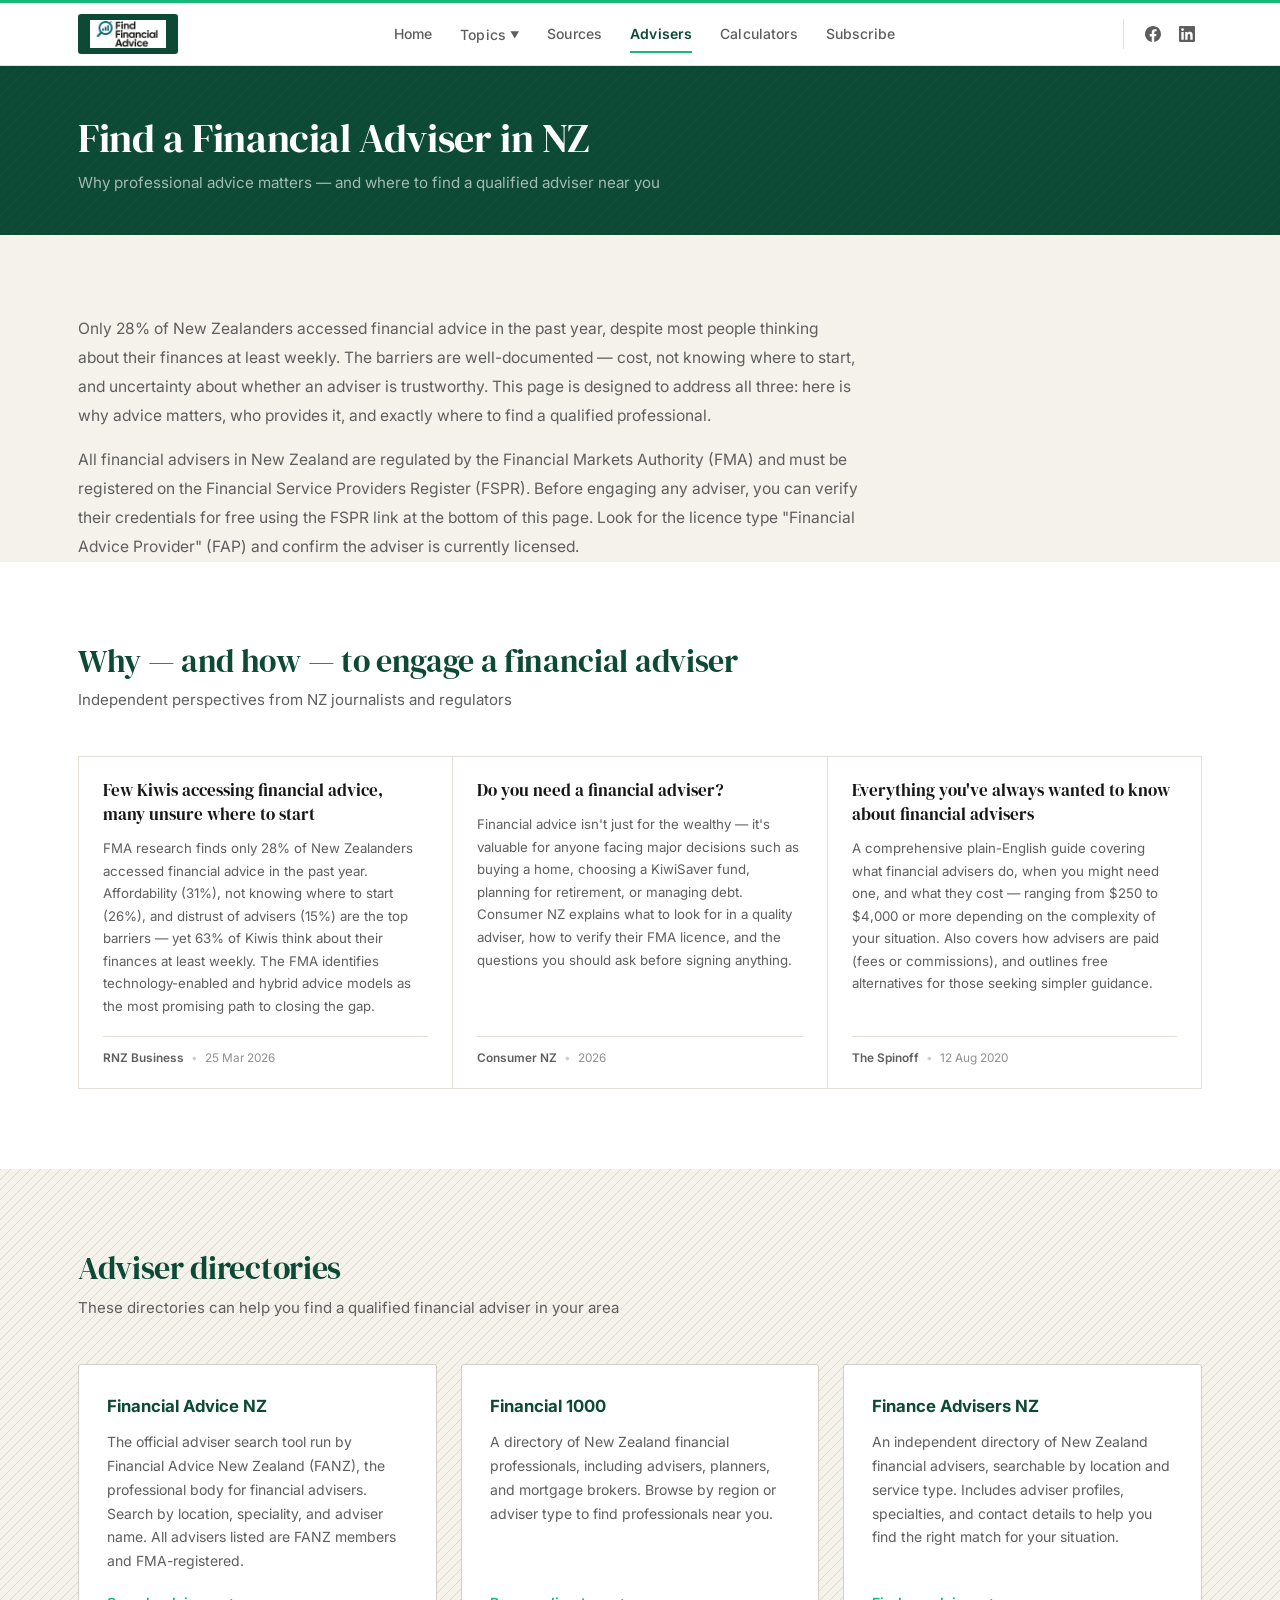
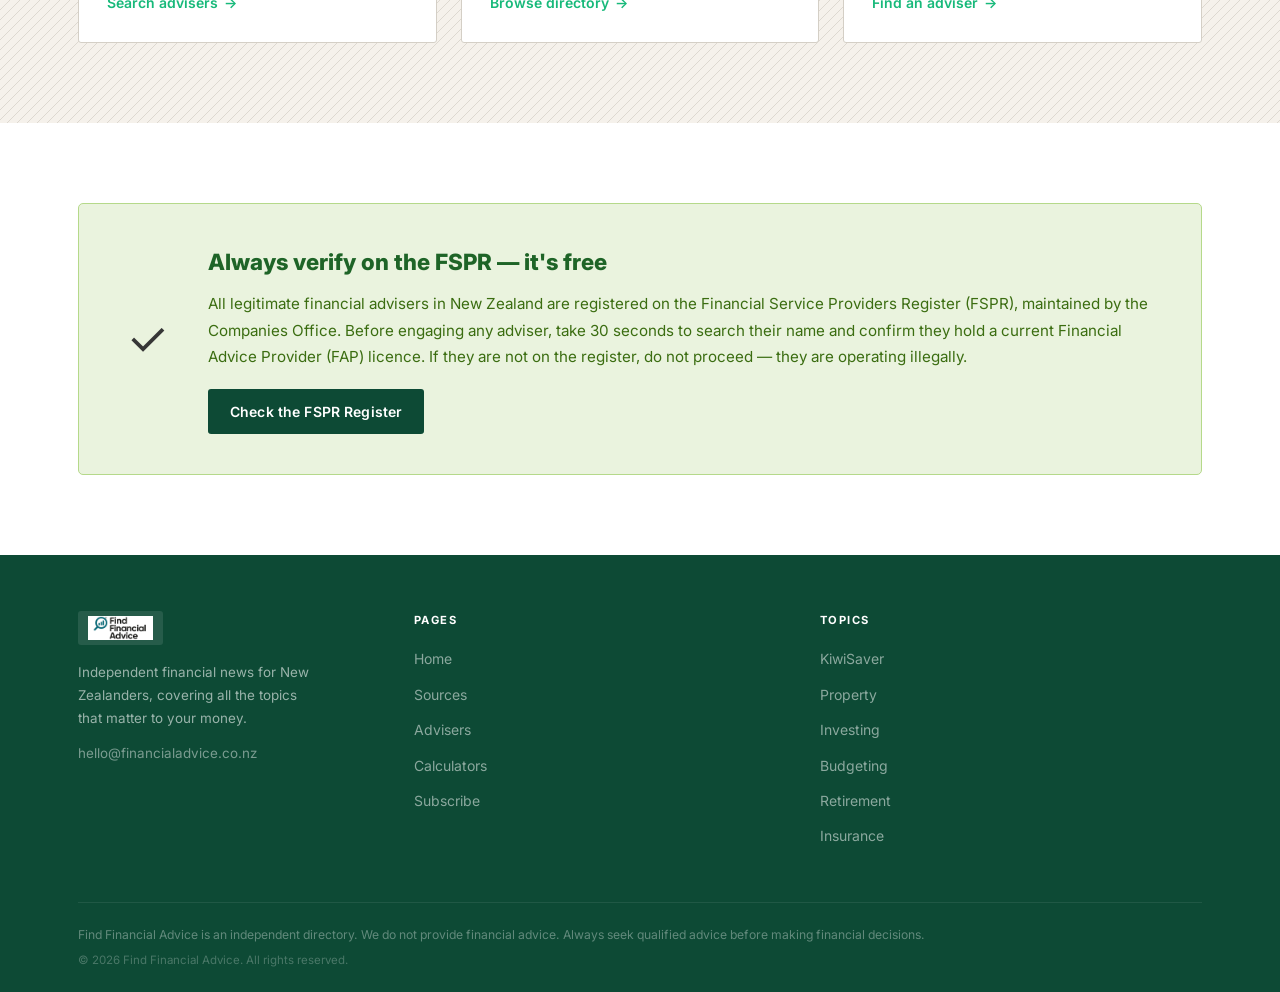
<file: advisers.html>
<!DOCTYPE html>
<html lang="en-NZ">
<head>
  <meta charset="UTF-8">
  <meta name="viewport" content="width=device-width, initial-scale=1.0">
  <link rel="icon" type="image/png" href="/favicon-96x96.png" sizes="96x96" />
  <link rel="shortcut icon" href="/favicon.ico" />
  <link rel="apple-touch-icon" sizes="180x180" href="/apple-touch-icon.png" />
  <meta name="apple-mobile-web-app-title" content="Find Financial Advice NZ" />
  <meta name="application-name" content="Find Financial Advice NZ">
  <link rel="manifest" href="/site.webmanifest" />
  <meta name="description" content="Find a trusted New Zealand financial adviser. Learn what to look for, how advisers are regulated, and how to get personalised money advice in NZ.">
  <title>Find a Financial Adviser in NZ | Find Financial Advice NZ</title>
  <link rel="canonical" href="https://financialadvice.co.nz/advisers">
  <link rel="stylesheet" href="styles.min.css">
  <style>
    .advisers-intro-body { max-width: 780px; }
    .advisers-intro-body p { font-size: 0.975rem; color: var(--text-mid); line-height: 1.85; margin-bottom: 16px; }
    .advisers-intro-body p:last-child { margin-bottom: 0; }

    .directory-grid { display: grid; grid-template-columns: repeat(3, 1fr); gap: 24px; }
    .directory-card {
      background: var(--white);
      border: 1px solid var(--border);
      border-radius: var(--radius);
      padding: 28px;
      display: flex;
      flex-direction: column;
      transition: box-shadow 0.2s, transform 0.2s;
    }
    .directory-card:hover { box-shadow: var(--shadow-lg); transform: translateY(-3px); }
    .directory-card h3 { font-size: 1.05rem; font-weight: 700; color: var(--navy); margin-bottom: 10px; }
    .directory-card p { font-size: 0.875rem; color: var(--text-mid); line-height: 1.7; flex: 1; margin-bottom: 18px; }
    .directory-card a.dir-link {
      display: inline-flex; align-items: center; gap: 6px;
      font-size: 0.875rem; font-weight: 600; color: var(--blue);
      transition: color 0.15s;
    }
    .directory-card a.dir-link:hover { color: #2d74c0; text-decoration: underline; }
    .directory-card a.dir-link::after { content: "→"; }

    .fspr-callout {
      background: #eaf3de;
      border: 1.5px solid #b5d98a;
      border-radius: var(--radius-lg);
      padding: 40px 48px;
      display: flex;
      gap: 40px;
      align-items: center;
    }
    .fspr-callout-icon {
      font-size: 3rem;
      flex-shrink: 0;
      line-height: 1;
    }
    .fspr-callout-body h2 { font-size: 1.4rem; font-weight: 800; color: #1e6427; margin-bottom: 10px; }
    .fspr-callout-body p { font-size: 0.95rem; color: #3b6d11; line-height: 1.75; margin-bottom: 18px; }
    .fspr-callout-body a.btn { display: inline-flex; }

    @media (max-width: 960px) {
      .directory-grid { grid-template-columns: repeat(2, 1fr); }
      .fspr-callout { flex-direction: column; gap: 20px; padding: 28px 24px; }
    }
    @media (max-width: 600px) {
      .directory-grid { grid-template-columns: 1fr; }
    }
  </style>
  <!-- Google Tag Manager -->
  <script>(function(w,d,s,l,i){w[l]=w[l]||[];w[l].push({'gtm.start':
  new Date().getTime(),event:'gtm.js'});var f=d.getElementsByTagName(s)[0],
  j=d.createElement(s),dl=l!='dataLayer'?'&l='+l:'';j.async=true;j.src=
  'https://www.googletagmanager.com/gtm.js?id='+i+dl;f.parentNode.insertBefore(j,f);
  })(window,document,'script','dataLayer','GTM-PXX6WRRG');</script>
  <!-- End Google Tag Manager -->

  <!-- FAQ Schema for AEO -->
  <!-- Google tag (gtag.js) -->
  <script async src="https://www.googletagmanager.com/gtag/js?id=G-EKNTL9Q19B"></script>
  <script>
    window.dataLayer = window.dataLayer || [];
    function gtag(){dataLayer.push(arguments);}
    gtag('js', new Date());
    gtag('config', 'G-EKNTL9Q19B');
  </script>
  <!-- Open Graph -->
  <meta property="og:type"        content="website">
  <meta property="og:site_name"   content="Find Financial Advice NZ">
  <meta property="og:url"         content="https://financialadvice.co.nz/advisers">
  <meta property="og:title"       content="Find a Financial Adviser in NZ">
  <meta property="og:description" content="Find a licensed financial adviser in New Zealand. Browse FMA-registered advisers by region and speciality, with guides on what to ask and what to pay.">
  <meta property="og:image"       content="https://i.postimg.cc/XvXzCPs9/FFA-og-image.jpg">
  <meta property="og:image:type"  content="image/jpeg">
  <meta property="og:image:width" content="1200">
  <meta property="og:image:height" content="630">
  <meta name="twitter:card"       content="summary_large_image">
  <meta name="twitter:title"      content="Find a Financial Adviser in NZ">
  <meta name="twitter:description" content="Find a licensed financial adviser in New Zealand. Browse FMA-registered advisers by region and speciality, with guides on what to ask and what to pay.">
  <meta name="twitter:image"      content="https://i.postimg.cc/XvXzCPs9/FFA-og-image.jpg">
  <meta property="og:locale"      content="en_NZ">
  <meta name="geo.region"         content="NZ">
  <meta name="language"           content="en-NZ">
  <meta name="robots"             content="index, follow">
  <meta name="theme-color"        content="#0d4a35">
  <link rel="preconnect" href="https://fonts.googleapis.com">
  <link rel="preconnect" href="https://fonts.gstatic.com" crossorigin>
  <link href="https://fonts.googleapis.com/css2?family=DM+Serif+Display:ital@0;1&family=Inter:wght@400;500;600;700&display=swap" rel="stylesheet" media="print" onload="this.media='all'">
  <noscript><link href="https://fonts.googleapis.com/css2?family=DM+Serif+Display:ital@0;1&family=Inter:wght@400;500;600;700&display=swap" rel="stylesheet"></noscript>
  <script type="application/ld+json">
{
  "@context": "https://schema.org",
  "@graph": [
    {
      "@type": "WebPage",
      "@id": "https://financialadvice.co.nz/advisers#webpage",
      "url": "https://financialadvice.co.nz/advisers",
      "name": "Find a Financial Adviser in NZ",
      "description": "Find a trusted New Zealand financial adviser. Learn what to look for, how advisers are regulated, and how to get personalised money advice in NZ.",
      "isPartOf": { "@id": "https://financialadvice.co.nz/#website" }
    },
    {
      "@type": "FAQPage",
      "@id": "https://financialadvice.co.nz/advisers#faq",
      "mainEntity": [
        { "@type": "Question", "name": "How do I find a financial adviser in New Zealand?", "acceptedAnswer": { "@type": "Answer", "text": "You can find a licensed financial adviser in New Zealand through the Financial Advice NZ adviser search tool at financialadvice.nz, the Financial 1000 directory, or Finance Advisers NZ. Before engaging any adviser, verify their credentials on the Financial Service Providers Register (FSPR) at fsp-register.companiesoffice.govt.nz — all legitimate advisers must hold a current Financial Advice Provider (FAP) licence." } },
        { "@type": "Question", "name": "Are financial advisers regulated in New Zealand?", "acceptedAnswer": { "@type": "Answer", "text": "Yes. All financial advisers in New Zealand are regulated by the Financial Markets Authority (FMA) and must be registered on the Financial Service Providers Register (FSPR). Before engaging any adviser, you can verify their credentials for free on the FSPR. Look for the licence type Financial Advice Provider (FAP) and confirm the adviser is currently licensed." } },
        { "@type": "Question", "name": "How much does a financial adviser cost in New Zealand?", "acceptedAnswer": { "@type": "Answer", "text": "Financial adviser fees in New Zealand range from around $250 to $4,000 or more depending on the complexity of your situation. Some advisers charge hourly rates, others charge flat fees, and some — particularly KiwiSaver and mortgage advisers — are compensated by product providers rather than clients, making their services free of charge to you. Always ask how an adviser is paid before engaging them." } },
        { "@type": "Question", "name": "Do I need a financial adviser in New Zealand?", "acceptedAnswer": { "@type": "Answer", "text": "Financial advice is valuable for anyone facing major decisions such as choosing a KiwiSaver fund, buying a home, planning for retirement, or managing debt. Only 28% of New Zealanders accessed financial advice in the past year, despite the significant difference it can make to long-term outcomes. Research shows KiwiSaver members who received advice had approximately 52% more in their accounts on average than those without advice." } },
        { "@type": "Question", "name": "What is the Financial Service Providers Register in New Zealand?", "acceptedAnswer": { "@type": "Answer", "text": "The Financial Service Providers Register (FSPR) is maintained by the New Zealand Companies Office and lists all licensed financial advisers and advice providers in New Zealand. Before engaging any adviser, you can search their name on the FSPR for free to confirm they hold a current Financial Advice Provider (FAP) licence. If they are not on the register, they are operating illegally and you should not proceed." } }
      ]
    }
  ]
}
  </script>
  <!-- Meta Pixel Code -->
  <script>
  !function(f,b,e,v,n,t,s)
  {if(f.fbq)return;n=f.fbq=function(){n.callMethod?
  n.callMethod.apply(n,arguments):n.queue.push(arguments)};
  if(!f._fbq)f._fbq=n;n.push=n;n.loaded=!0;n.version='2.0';
  n.queue=[];t=b.createElement(e);t.async=!0;
  t.src=v;s=b.getElementsByTagName(e)[0];
  s.parentNode.insertBefore(t,s)}(window, document,'script',
  'https://connect.facebook.net/en_US/fbevents.js');
  fbq('init', '1661535551726233');
  fbq('track', 'PageView');
  </script>
  <noscript><img height="1" width="1" style="display:none"
  src="https://www.facebook.com/tr?id=1661535551726233&ev=PageView&noscript=1"
  /></noscript>
  <!-- End Meta Pixel Code -->
</head>
<body>
  <!-- Google Tag Manager (noscript) -->
  <noscript><iframe src="https://www.googletagmanager.com/ns.html?id=GTM-PXX6WRRG"
  height="0" width="0" style="display:none;visibility:hidden"></iframe></noscript>
  <!-- End Google Tag Manager (noscript) -->

<nav class="navbar">
  <div class="container">
    <a href="/" class="nav-logo">
      <div class="nav-logo-pill">
        <img src="Find%20Financial%20Advice%20Logo%2C%20wide%20R.png" alt="FindFinancialAdvice.co.nz" class="nav-logo-img">
      </div>
    </a>
    <button class="nav-toggle" aria-label="Toggle navigation" aria-expanded="false">&#9776;</button>
    <ul class="nav-links">
      <li><a href="/">Home</a></li>
      <li class="nav-dropdown">
        <button class="nav-dropdown-toggle" aria-expanded="false" aria-haspopup="true">Topics <span class="nav-dropdown-arrow">&#9660;</span></button>
        <ul class="nav-dropdown-menu">
          <li><a href="/kiwisaver">KiwiSaver</a></li>
          <li><a href="/property">Property</a></li>
          <li><a href="/investing">Investing</a></li>
          <li><a href="/budgeting">Budgeting</a></li>
          <li><a href="/retirement">Retirement</a></li>
          <li><a href="/insurance">Insurance</a></li>
        </ul>
      </li>
            <li><a href="/sources">Sources</a></li>
      <li><a href="/advisers" class="active">Advisers</a></li>
      <li><a href="/calculators">Calculators</a></li>
      <li><a href="/subscribe">Subscribe</a></li>
    </ul>
    <div class="nav-social">
      <a href="https://www.facebook.com/FindFinancialAdviceNZ" target="_blank" rel="noopener noreferrer" aria-label="Facebook">
        <svg viewBox="0 0 24 24" xmlns="http://www.w3.org/2000/svg"><path d="M24 12.073C24 5.405 18.627 0 12 0S0 5.405 0 12.073C0 18.1 4.388 23.094 10.125 24v-8.437H7.078v-3.49h3.047V9.41c0-3.025 1.792-4.697 4.533-4.697 1.312 0 2.686.235 2.686.235v2.97h-1.513c-1.491 0-1.956.93-1.956 1.886v2.268h3.328l-.532 3.49h-2.796V24C19.612 23.094 24 18.1 24 12.073z"/></svg>
      </a>
      <a href="https://www.linkedin.com/company/find-financial-advice-nz/posts/?feedView=all" target="_blank" rel="noopener noreferrer" aria-label="LinkedIn">
        <svg viewBox="0 0 24 24" xmlns="http://www.w3.org/2000/svg"><path d="M20.447 20.452h-3.554v-5.569c0-1.328-.027-3.037-1.852-3.037-1.853 0-2.136 1.445-2.136 2.939v5.667H9.351V9h3.414v1.561h.046c.477-.9 1.637-1.85 3.37-1.85 3.601 0 4.267 2.37 4.267 5.455v6.286zM5.337 7.433a2.062 2.062 0 01-2.063-2.065 2.064 2.064 0 112.063 2.065zm1.782 13.019H3.555V9h3.564v11.452zM22.225 0H1.771C.792 0 0 .774 0 1.729v20.542C0 23.227.792 24 1.771 24h20.451C23.2 24 24 23.227 24 22.271V1.729C24 .774 23.2 0 22.222 0h.003z"/></svg>
      </a>
    </div>
  </div>
</nav>

<div class="page-header">
  <div class="container">
    <h1>Find a Financial Adviser in NZ</h1>
    <p>Why professional advice matters — and where to find a qualified adviser near you</p>
  </div>
</div>

<!-- Intro -->
<section class="section" style="padding-bottom: 0;">
  <div class="container">
    <div class="advisers-intro-body">
      <p>Only 28% of New Zealanders accessed financial advice in the past year, despite most people thinking about their finances at least weekly. The barriers are well-documented — cost, not knowing where to start, and uncertainty about whether an adviser is trustworthy. This page is designed to address all three: here is why advice matters, who provides it, and exactly where to find a qualified professional.</p>
      <p>All financial advisers in New Zealand are regulated by the Financial Markets Authority (FMA) and must be registered on the Financial Service Providers Register (FSPR). Before engaging any adviser, you can verify their credentials for free using the FSPR link at the bottom of this page. Look for the licence type "Financial Advice Provider" (FAP) and confirm the adviser is currently licensed.</p>
    </div>
  </div>
</section>

<!-- Why advice matters -->
<section class="section bg-light">
  <div class="container">
    <div class="section-header">
      <h2 class="section-title">Why — and how — to engage a financial adviser</h2>
      <p class="section-subtitle">Independent perspectives from NZ journalists and regulators</p>
    </div>
    <div class="news-grid">

      <div class="news-card">
        <h3><a href="https://www.rnz.co.nz/news/business/590594/few-kiwis-accessing-financial-advice-many-unsure-where-to-start" target="_blank" rel="noopener noreferrer">Few Kiwis accessing financial advice, many unsure where to start</a></h3>
        <p class="news-card-summary">FMA research finds only 28% of New Zealanders accessed financial advice in the past year. Affordability (31%), not knowing where to start (26%), and distrust of advisers (15%) are the top barriers — yet 63% of Kiwis think about their finances at least weekly. The FMA identifies technology-enabled and hybrid advice models as the most promising path to closing the gap.</p>
        <div class="news-card-meta">
          <span class="source"><a href="https://www.rnz.co.nz/news/business" target="_blank" rel="noopener noreferrer">RNZ Business</a></span>
          <span class="sep">&bull;</span><span>25 Mar 2026</span>
        </div>
      </div>

      <div class="news-card">
        <h3><a href="https://www.consumer.org.nz/articles/do-you-need-a-financial-advisor" target="_blank" rel="noopener noreferrer">Do you need a financial adviser?</a></h3>
        <p class="news-card-summary">Financial advice isn't just for the wealthy — it's valuable for anyone facing major decisions such as buying a home, choosing a KiwiSaver fund, planning for retirement, or managing debt. Consumer NZ explains what to look for in a quality adviser, how to verify their FMA licence, and the questions you should ask before signing anything.</p>
        <div class="news-card-meta">
          <span class="source"><a href="https://www.consumer.org.nz" target="_blank" rel="noopener noreferrer">Consumer NZ</a></span>
          <span class="sep">&bull;</span><span>2026</span>
        </div>
      </div>

      <div class="news-card">
        <h3><a href="https://thespinoff.co.nz/money/12-08-2020/everything-youve-always-wanted-to-know-about-financial-advisers" target="_blank" rel="noopener noreferrer">Everything you've always wanted to know about financial advisers</a></h3>
        <p class="news-card-summary">A comprehensive plain-English guide covering what financial advisers do, when you might need one, and what they cost — ranging from $250 to $4,000 or more depending on the complexity of your situation. Also covers how advisers are paid (fees or commissions), and outlines free alternatives for those seeking simpler guidance.</p>
        <div class="news-card-meta">
          <span class="source"><a href="https://thespinoff.co.nz" target="_blank" rel="noopener noreferrer">The Spinoff</a></span>
          <span class="sep">&bull;</span><span>12 Aug 2020</span>
        </div>
      </div>

    </div>
  </div>
</section>

<!-- Directories -->
<section class="section">
  <div class="container">
    <div class="section-header">
      <h2 class="section-title">Adviser directories</h2>
      <p class="section-subtitle">These directories can help you find a qualified financial adviser in your area</p>
    </div>
    <div class="directory-grid">

      <div class="directory-card">
        <h3>Financial Advice NZ</h3>
        <p>The official adviser search tool run by Financial Advice New Zealand (FANZ), the professional body for financial advisers. Search by location, speciality, and adviser name. All advisers listed are FANZ members and FMA-registered.</p>
        <a href="https://financialadvice.nz/FANZ/FANZ/FindAdvisor/SearchBuddy.aspx" target="_blank" rel="noopener noreferrer" class="dir-link">Search advisers</a>
      </div>

      <div class="directory-card">
        <h3>Financial 1000</h3>
        <p>A directory of New Zealand financial professionals, including advisers, planners, and mortgage brokers. Browse by region or adviser type to find professionals near you.</p>
        <a href="https://www.financial1000.com/NZ/Christchurch/169216" target="_blank" rel="noopener noreferrer" class="dir-link">Browse directory</a>
      </div>

      <div class="directory-card">
        <h3>Finance Advisers NZ</h3>
        <p>An independent directory of New Zealand financial advisers, searchable by location and service type. Includes adviser profiles, specialties, and contact details to help you find the right match for your situation.</p>
        <a href="https://financeadvisers.co.nz/" target="_blank" rel="noopener noreferrer" class="dir-link">Find an adviser</a>
      </div>

    </div>
  </div>
</section>

<!-- FSPR -->
<section class="section bg-light">
  <div class="container">
    <div class="fspr-callout">
      <div class="fspr-callout-icon">&#10003;</div>
      <div class="fspr-callout-body">
        <h2>Always verify on the FSPR — it's free</h2>
        <p>All legitimate financial advisers in New Zealand are registered on the Financial Service Providers Register (FSPR), maintained by the Companies Office. Before engaging any adviser, take 30 seconds to search their name and confirm they hold a current Financial Advice Provider (FAP) licence. If they are not on the register, do not proceed — they are operating illegally.</p>
        <a href="https://fsp-register.companiesoffice.govt.nz/" target="_blank" rel="noopener noreferrer" class="btn btn-primary">Check the FSPR Register</a>
      </div>
    </div>
  </div>
</section>

<footer>
  <div class="container">
    <div class="footer-top">
      <div class="footer-brand">
        <div class="footer-logo-pill">
          <img src="Find%20Financial%20Advice%20Logo%2C%20wide%20R.png" alt="FindFinancialAdvice.co.nz" class="footer-logo-img">
        </div>
        <p>Independent financial news for New Zealanders, covering all the topics that matter to your money.</p>
        <p class="footer-email"><a href="mailto:hello@financialadvice.co.nz">hello@financialadvice.co.nz</a></p>
      </div>
      <div class="footer-nav-grid">
        <div class="footer-nav-col">
          <h4>Pages</h4>
          <ul>
            <li><a href="/">Home</a></li>
            <li><a href="/sources">Sources</a></li>
            <li><a href="/advisers">Advisers</a></li>
            <li><a href="/calculators">Calculators</a></li>
            <li><a href="/subscribe">Subscribe</a></li>
          </ul>
        </div>
        <div class="footer-nav-col">
          <h4>Topics</h4>
          <ul>
            <li><a href="/kiwisaver">KiwiSaver</a></li>
            <li><a href="/property">Property</a></li>
            <li><a href="/investing">Investing</a></li>
            <li><a href="/budgeting">Budgeting</a></li>
            <li><a href="/retirement">Retirement</a></li>
            <li><a href="/insurance">Insurance</a></li>
          </ul>
        </div>
      </div>
    </div>
    <div class="footer-bottom">
      <p class="footer-disclaimer">Find Financial Advice is an independent directory. We do not provide financial advice. Always seek qualified advice before making financial decisions.</p>
      <p class="footer-copy">&copy; 2026 Find Financial Advice. All rights reserved.</p>
    </div>
  </div>
</footer>

<script>
  const toggle = document.querySelector('.nav-toggle');
  const navLinks = document.querySelector('.nav-links');
  toggle.addEventListener('click', function() {
    const open = navLinks.classList.toggle('open');
    toggle.setAttribute('aria-expanded', open);
  });
  const dropBtn = document.querySelector('.nav-dropdown-toggle');
  const dropMenu = document.querySelector('.nav-dropdown-menu');
  if (dropBtn) {
    dropBtn.addEventListener('click', function(e) {
      e.stopPropagation();
      const open = dropMenu.classList.toggle('open');
      dropBtn.classList.toggle('open', open);
      dropBtn.setAttribute('aria-expanded', open);
    });
    document.addEventListener('click', function() {
      dropMenu.classList.remove('open');
      dropBtn.classList.remove('open');
      dropBtn.setAttribute('aria-expanded', false);
    });
  }
</script>
  <script src="/main.js"></script>
</body>
</html>
</file>
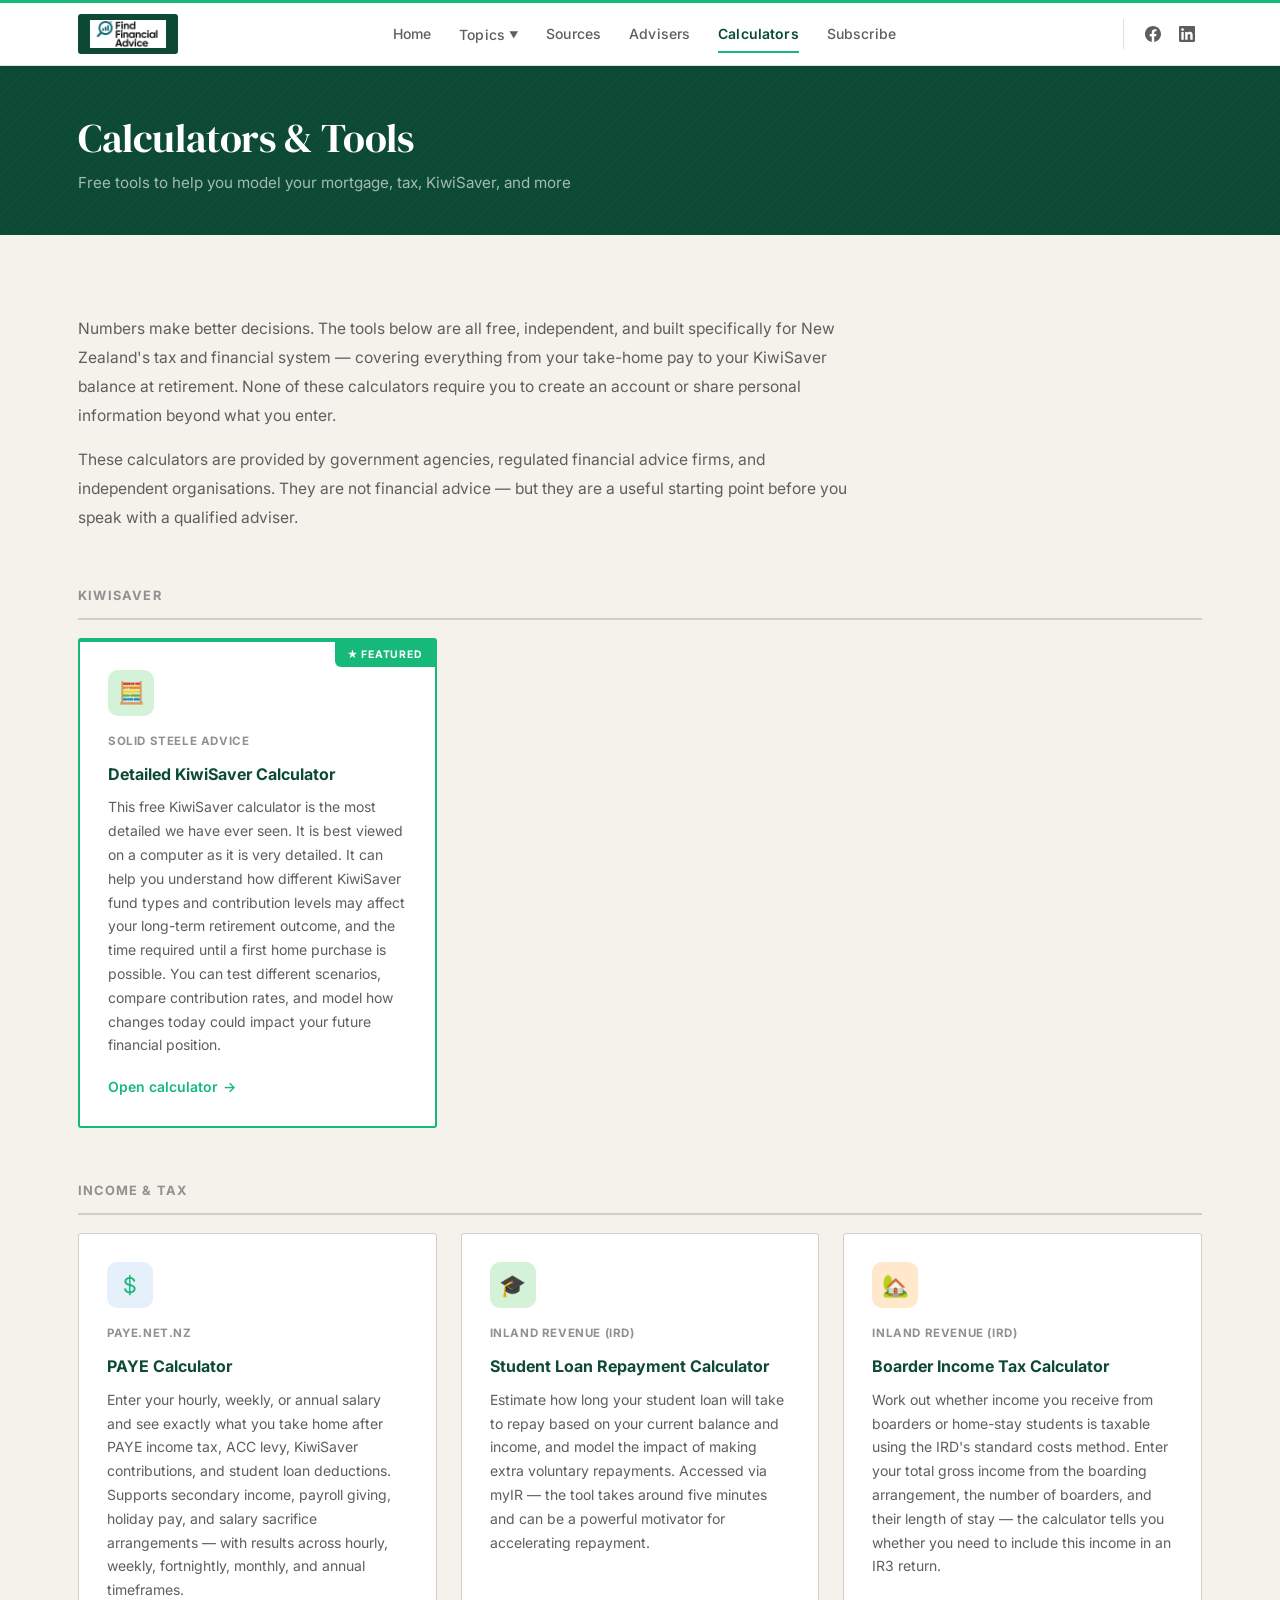
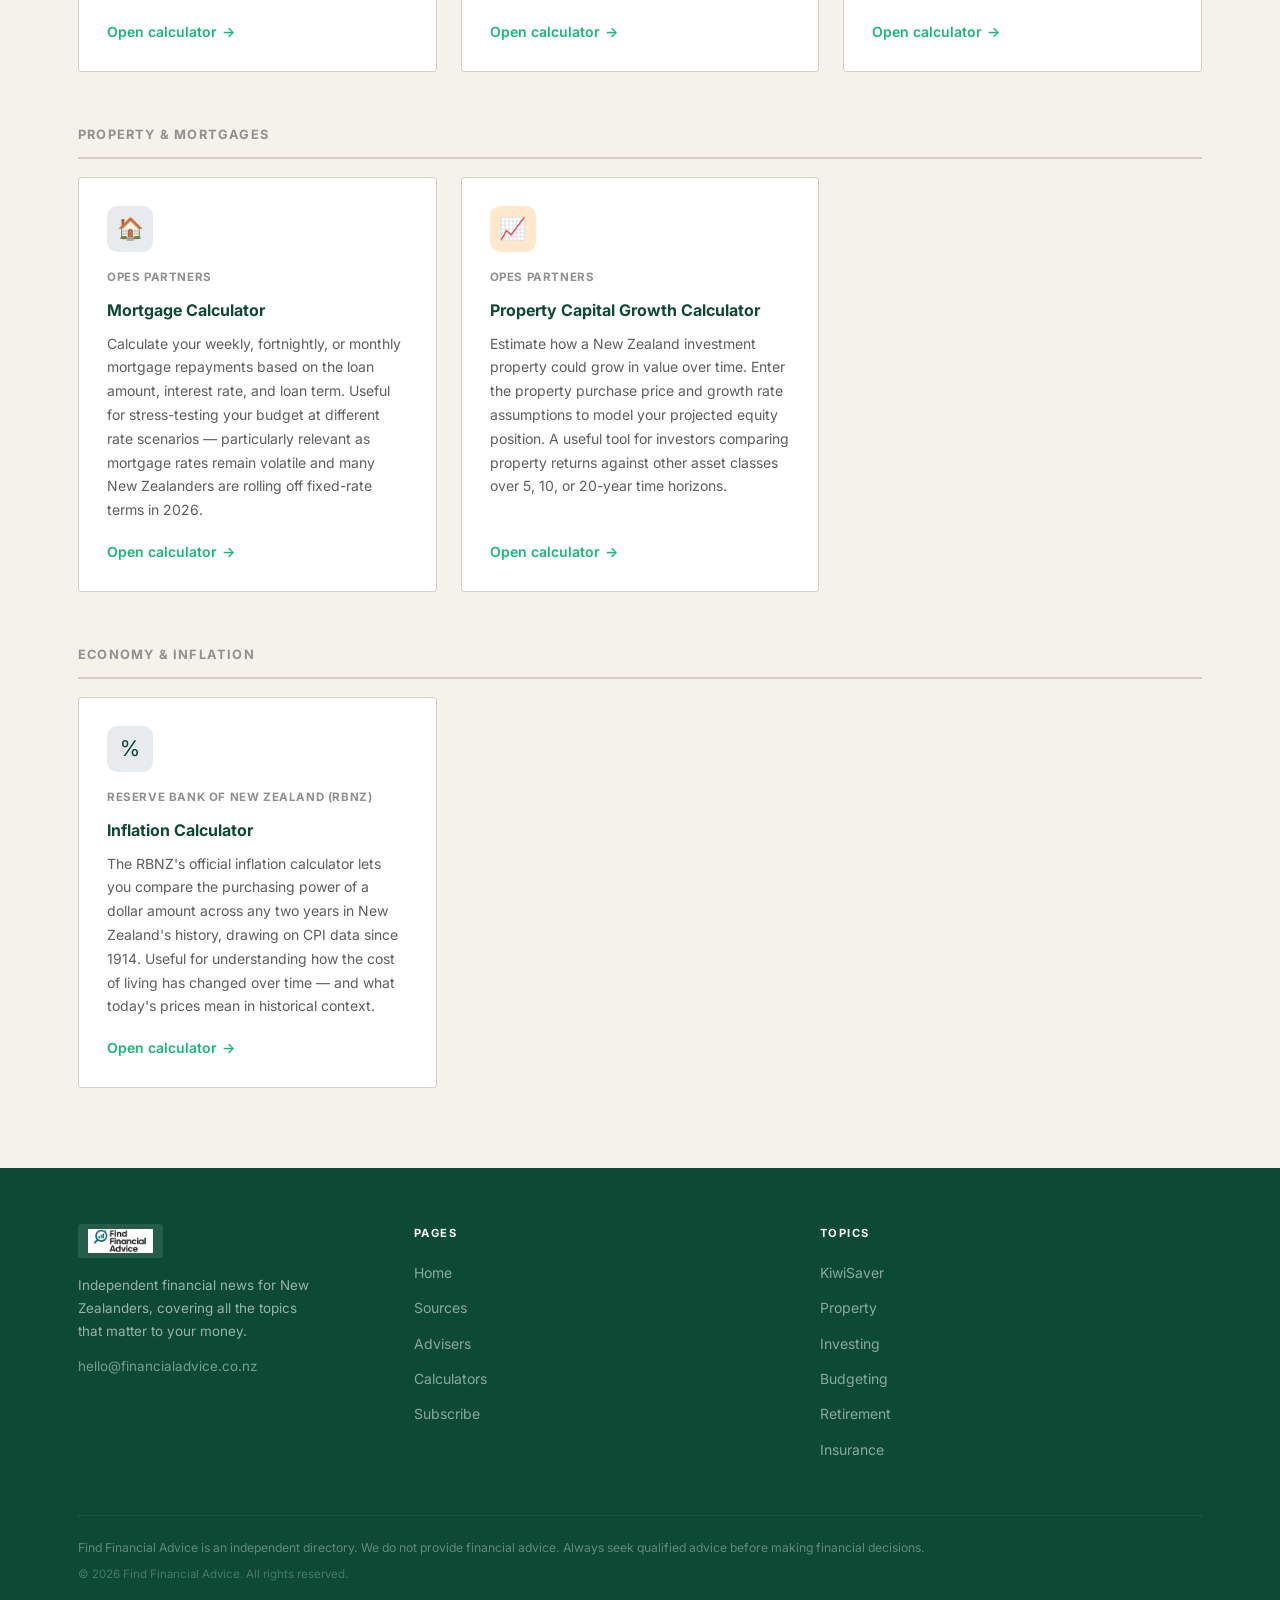
<file: calculators.html>
<!DOCTYPE html>
<html lang="en-NZ">
<head>
  <meta charset="UTF-8">
  <meta name="viewport" content="width=device-width, initial-scale=1.0">
  <link rel="icon" type="image/png" href="/favicon-96x96.png" sizes="96x96" />
  <link rel="shortcut icon" href="/favicon.ico" />
  <link rel="apple-touch-icon" sizes="180x180" href="/apple-touch-icon.png" />
  <meta name="apple-mobile-web-app-title" content="Find Financial Advice NZ" />
  <meta name="application-name" content="Find Financial Advice NZ">
  <link rel="manifest" href="/site.webmanifest" />
  <meta name="description" content="Free New Zealand financial calculators for mortgage repayments, KiwiSaver projections, compound interest and more. Plan your finances with confidence.">
  <title>NZ Financial Calculators & Money Tools | Find Financial Advice NZ</title>
  <link rel="canonical" href="https://financialadvice.co.nz/calculators">
  <link rel="stylesheet" href="styles.min.css">
  <style>
    .calc-grid { display: grid; grid-template-columns: repeat(3, 1fr); gap: 24px; }
    .calc-card {
      background: var(--white);
      border: 1px solid var(--border);
      border-radius: var(--radius);
      padding: 28px;
      display: flex;
      flex-direction: column;
      transition: box-shadow 0.2s, transform 0.2s;
    }
    .calc-card:hover { box-shadow: var(--shadow-lg); transform: translateY(-3px); }
    .calc-card-icon {
      width: 46px; height: 46px;
      border-radius: 10px;
      display: flex; align-items: center; justify-content: center;
      font-size: 1.35rem;
      margin-bottom: 16px;
      flex-shrink: 0;
    }
    .calc-icon-blue  { background: rgba(55,138,221,0.13); color: var(--blue); }
    .calc-icon-green { background: #d4f2d8; color: #1e6427; }
    .calc-icon-orange{ background: #ffe8cc; color: #b84d00; }
    .calc-icon-purple{ background: #eedeff; color: #5a1594; }
    .calc-icon-navy  { background: rgba(26,58,92,0.1); color: var(--navy); }
    .calc-card-provider {
      font-size: 0.72rem; font-weight: 700; text-transform: uppercase;
      letter-spacing: 0.6px; color: var(--text-light); margin-bottom: 10px;
    }
    .calc-card h3 { font-size: 1rem; font-weight: 700; color: var(--navy); margin-bottom: 8px; }
    .calc-card p { font-size: 0.875rem; color: var(--text-mid); line-height: 1.7; flex: 1; margin-bottom: 18px; }
    .calc-link {
      display: inline-flex; align-items: center; gap: 5px;
      font-size: 0.875rem; font-weight: 600; color: var(--blue);
      text-decoration: none; transition: color 0.15s;
    }
    .calc-link:hover { color: #2d74c0; text-decoration: underline; }
    .calc-link::after { content: "→"; }
    .calc-section-label {
      font-size: 0.8rem; font-weight: 700; text-transform: uppercase;
      letter-spacing: 1.2px; color: var(--text-light);
      margin-bottom: 18px; padding-bottom: 12px;
      border-bottom: 2px solid var(--border);
    }
    .calc-group { margin-bottom: 52px; }
    .calc-group:last-child { margin-bottom: 0; }
    @media (max-width: 960px) { .calc-grid { grid-template-columns: repeat(2, 1fr); } }
    @media (max-width: 600px) { .calc-grid { grid-template-columns: 1fr; } }
  </style>
  <!-- Google Tag Manager -->
  <script>(function(w,d,s,l,i){w[l]=w[l]||[];w[l].push({'gtm.start':
  new Date().getTime(),event:'gtm.js'});var f=d.getElementsByTagName(s)[0],
  j=d.createElement(s),dl=l!='dataLayer'?'&l='+l:'';j.async=true;j.src=
  'https://www.googletagmanager.com/gtm.js?id='+i+dl;f.parentNode.insertBefore(j,f);
  })(window,document,'script','dataLayer','GTM-PXX6WRRG');</script>
  <!-- End Google Tag Manager -->

  <!-- FAQ Schema for AEO -->
  <!-- Google tag (gtag.js) -->
  <script async src="https://www.googletagmanager.com/gtag/js?id=G-EKNTL9Q19B"></script>
  <script>
    window.dataLayer = window.dataLayer || [];
    function gtag(){dataLayer.push(arguments);}
    gtag('js', new Date());
    gtag('config', 'G-EKNTL9Q19B');
  </script>
  <!-- Open Graph -->
  <meta property="og:type"        content="website">
  <meta property="og:site_name"   content="Find Financial Advice NZ">
  <meta property="og:url"         content="https://financialadvice.co.nz/calculators">
  <meta property="og:title"       content="Free NZ Financial Calculators – KiwiSaver, Mortgage & More">
  <meta property="og:description" content="Free New Zealand financial calculators for KiwiSaver, mortgage repayments, compound interest, income tax and retirement planning.">
  <meta property="og:image"       content="https://i.postimg.cc/XvXzCPs9/FFA-og-image.jpg">
  <meta property="og:image:type"  content="image/jpeg">
  <meta property="og:image:width" content="1200">
  <meta property="og:image:height" content="630">
  <meta name="twitter:card"       content="summary_large_image">
  <meta name="twitter:title"      content="Free NZ Financial Calculators – KiwiSaver, Mortgage & More">
  <meta name="twitter:description" content="Free New Zealand financial calculators for KiwiSaver, mortgage repayments, compound interest, income tax and retirement planning.">
  <meta name="twitter:image"      content="https://i.postimg.cc/XvXzCPs9/FFA-og-image.jpg">
  <meta property="og:locale"      content="en_NZ">
  <meta name="geo.region"         content="NZ">
  <meta name="language"           content="en-NZ">
  <meta name="robots"             content="index, follow">
  <meta name="theme-color"        content="#0d4a35">
  <link rel="preconnect" href="https://fonts.googleapis.com">
  <link rel="preconnect" href="https://fonts.gstatic.com" crossorigin>
  <link href="https://fonts.googleapis.com/css2?family=DM+Serif+Display:ital@0;1&family=Inter:wght@400;500;600;700&display=swap" rel="stylesheet" media="print" onload="this.media='all'">
  <noscript><link href="https://fonts.googleapis.com/css2?family=DM+Serif+Display:ital@0;1&family=Inter:wght@400;500;600;700&display=swap" rel="stylesheet"></noscript>
  <script type="application/ld+json">
{
  "@context": "https://schema.org",
  "@graph": [
    {
      "@type": "WebPage",
      "@id": "https://financialadvice.co.nz/calculators#webpage",
      "url": "https://financialadvice.co.nz/calculators",
      "name": "Free NZ Financial Calculators – KiwiSaver, Mortgage & More",
      "description": "Free New Zealand financial calculators for mortgage repayments, KiwiSaver projections, compound interest, income tax, and retirement planning.",
      "isPartOf": { "@id": "https://financialadvice.co.nz/#website" }
    },
    {
      "@type": "ItemList",
      "@id": "https://financialadvice.co.nz/calculators#list",
      "name": "Free NZ Financial Calculators",
      "description": "A curated collection of free financial calculators for New Zealanders, covering KiwiSaver, mortgages, income tax, inflation, and more.",
      "numberOfItems": 7,
      "itemListElement": [
        { "@type": "ListItem", "position": 1, "name": "Solid Steele Detailed KiwiSaver Calculator", "url": "https://www.solidsteeleadvice.co.nz/kiwisaver-calculator", "description": "A free year-by-year KiwiSaver projection calculator using official FMCR return rates. Model contributions, income changes, first home withdrawals, and retirement drawdowns." },
        { "@type": "ListItem", "position": 2, "name": "PAYE Calculator", "url": "https://www.paye.net.nz/calculator/", "description": "Calculate your take-home pay after PAYE income tax, ACC levy, KiwiSaver contributions, and student loan deductions." },
        { "@type": "ListItem", "position": 3, "name": "IRD Student Loan Repayment Calculator", "url": "https://www.ird.govt.nz/en/student-loans/tracking-my-student-loan-balance/student-loan-repayment-calculator", "description": "Estimate how long your student loan will take to repay and model the impact of extra voluntary repayments." },
        { "@type": "ListItem", "position": 4, "name": "IRD Boarder Income Tax Calculator", "url": "https://www.ird.govt.nz/en/property/renting-out-residential-property/residential-rental-income-and-paying-tax-on-it/rules-for-working-out-rental-income-and-expenses/work-out-if-boarder-income-is-taxable-calculator", "description": "Work out whether income from boarders or home-stay students is taxable using the IRD standard costs method." },
        { "@type": "ListItem", "position": 5, "name": "Opes Partners Mortgage Calculator", "url": "https://www.opespartners.co.nz/mortgage/calculator", "description": "Calculate weekly, fortnightly, or monthly mortgage repayments based on loan amount, interest rate, and loan term." },
        { "@type": "ListItem", "position": 6, "name": "Opes Partners Property Capital Growth Calculator", "url": "https://www.opespartners.co.nz/calculators/capital-growth", "description": "Estimate how a New Zealand investment property could grow in value over time based on purchase price and growth rate assumptions." },
        { "@type": "ListItem", "position": 7, "name": "RBNZ Inflation Calculator", "url": "https://www.rbnz.govt.nz/monetary-policy/about-monetary-policy/inflation-calculator", "description": "Compare the purchasing power of a dollar amount across any two years in New Zealand history, drawing on CPI data since 1914." }
      ]
    }
  ]
}
  </script>
  <!-- Meta Pixel Code -->
  <script>
  !function(f,b,e,v,n,t,s)
  {if(f.fbq)return;n=f.fbq=function(){n.callMethod?
  n.callMethod.apply(n,arguments):n.queue.push(arguments)};
  if(!f._fbq)f._fbq=n;n.push=n;n.loaded=!0;n.version='2.0';
  n.queue=[];t=b.createElement(e);t.async=!0;
  t.src=v;s=b.getElementsByTagName(e)[0];
  s.parentNode.insertBefore(t,s)}(window, document,'script',
  'https://connect.facebook.net/en_US/fbevents.js');
  fbq('init', '1661535551726233');
  fbq('track', 'PageView');
  </script>
  <noscript><img height="1" width="1" style="display:none"
  src="https://www.facebook.com/tr?id=1661535551726233&ev=PageView&noscript=1"
  /></noscript>
  <!-- End Meta Pixel Code -->
</head>
<body>
  <!-- Google Tag Manager (noscript) -->
  <noscript><iframe src="https://www.googletagmanager.com/ns.html?id=GTM-PXX6WRRG"
  height="0" width="0" style="display:none;visibility:hidden"></iframe></noscript>
  <!-- End Google Tag Manager (noscript) -->

<nav class="navbar">
  <div class="container">
    <a href="/" class="nav-logo">
      <div class="nav-logo-pill">
        <img src="Find%20Financial%20Advice%20Logo%2C%20wide%20R.png" alt="FindFinancialAdvice.co.nz" class="nav-logo-img">
      </div>
    </a>
    <button class="nav-toggle" aria-label="Toggle navigation" aria-expanded="false">&#9776;</button>
    <ul class="nav-links">
      <li><a href="/">Home</a></li>
      <li class="nav-dropdown">
        <button class="nav-dropdown-toggle" aria-expanded="false" aria-haspopup="true">Topics <span class="nav-dropdown-arrow">&#9660;</span></button>
        <ul class="nav-dropdown-menu">
          <li><a href="/kiwisaver">KiwiSaver</a></li>
          <li><a href="/property">Property</a></li>
          <li><a href="/investing">Investing</a></li>
          <li><a href="/budgeting">Budgeting</a></li>
          <li><a href="/retirement">Retirement</a></li>
          <li><a href="/insurance">Insurance</a></li>
        </ul>
      </li>
            <li><a href="/sources">Sources</a></li>
      <li><a href="/advisers">Advisers</a></li>
      <li><a href="/calculators" class="active">Calculators</a></li>
      <li><a href="/subscribe">Subscribe</a></li>
    </ul>
    <div class="nav-social">
      <a href="https://www.facebook.com/FindFinancialAdviceNZ" target="_blank" rel="noopener noreferrer" aria-label="Facebook">
        <svg viewBox="0 0 24 24" xmlns="http://www.w3.org/2000/svg"><path d="M24 12.073C24 5.405 18.627 0 12 0S0 5.405 0 12.073C0 18.1 4.388 23.094 10.125 24v-8.437H7.078v-3.49h3.047V9.41c0-3.025 1.792-4.697 4.533-4.697 1.312 0 2.686.235 2.686.235v2.97h-1.513c-1.491 0-1.956.93-1.956 1.886v2.268h3.328l-.532 3.49h-2.796V24C19.612 23.094 24 18.1 24 12.073z"/></svg>
      </a>
      <a href="https://www.linkedin.com/company/find-financial-advice-nz/posts/?feedView=all" target="_blank" rel="noopener noreferrer" aria-label="LinkedIn">
        <svg viewBox="0 0 24 24" xmlns="http://www.w3.org/2000/svg"><path d="M20.447 20.452h-3.554v-5.569c0-1.328-.027-3.037-1.852-3.037-1.853 0-2.136 1.445-2.136 2.939v5.667H9.351V9h3.414v1.561h.046c.477-.9 1.637-1.85 3.37-1.85 3.601 0 4.267 2.37 4.267 5.455v6.286zM5.337 7.433a2.062 2.062 0 01-2.063-2.065 2.064 2.064 0 112.063 2.065zm1.782 13.019H3.555V9h3.564v11.452zM22.225 0H1.771C.792 0 0 .774 0 1.729v20.542C0 23.227.792 24 1.771 24h20.451C23.2 24 24 23.227 24 22.271V1.729C24 .774 23.2 0 22.222 0h.003z"/></svg>
      </a>
    </div>
  </div>
</nav>

<div class="page-header">
  <div class="container">
    <h1>Calculators &amp; Tools</h1>
    <p>Free tools to help you model your mortgage, tax, KiwiSaver, and more</p>
  </div>
</div>

<section class="section">
  <div class="container">
    <div class="category-intro-body" style="max-width:780px;margin-bottom:52px;">
      <p>Numbers make better decisions. The tools below are all free, independent, and built specifically for New Zealand's tax and financial system — covering everything from your take-home pay to your KiwiSaver balance at retirement. None of these calculators require you to create an account or share personal information beyond what you enter.</p>
      <p>These calculators are provided by government agencies, regulated financial advice firms, and independent organisations. They are not financial advice — but they are a useful starting point before you speak with a qualified adviser.</p>
    </div>

    <!-- KiwiSaver -->
    <div class="calc-group">
      <div class="calc-section-label">KiwiSaver</div>

      <div class="calc-grid">

        <div class="calc-card" style="border:2px solid var(--green-bright);border-top:4px solid var(--green-bright);position:relative;overflow:hidden;">
          <div style="position:absolute;top:0;right:0;background:var(--green-bright);color:#fff;font-size:0.65rem;font-weight:700;text-transform:uppercase;letter-spacing:0.8px;padding:4px 12px;border-bottom-left-radius:6px;">★ Featured</div>
          <div class="calc-card-icon calc-icon-green">🧮</div>
          <div class="calc-card-provider">Solid Steele Advice</div>
          <h3>Detailed KiwiSaver Calculator</h3>
          <p>This free KiwiSaver calculator is the most detailed we have ever seen. It is best viewed on a computer as it is very detailed. It can help you understand how different KiwiSaver fund types and contribution levels may affect your long-term retirement outcome, and the time required until a first home purchase is possible. You can test different scenarios, compare contribution rates, and model how changes today could impact your future financial position.</p>
          <a href="https://www.solidsteeleadvice.co.nz/kiwisaver-calculator" target="_blank" rel="noopener" class="calc-link">Open calculator</a>
        </div>

      </div>
    </div>

    <!-- Income & Tax -->
    <div class="calc-group">
      <div class="calc-section-label">Income &amp; Tax</div>
      <div class="calc-grid">

        <div class="calc-card">
          <div class="calc-card-icon calc-icon-blue">$</div>
          <div class="calc-card-provider">paye.net.nz</div>
          <h3>PAYE Calculator</h3>
          <p>Enter your hourly, weekly, or annual salary and see exactly what you take home after PAYE income tax, ACC levy, KiwiSaver contributions, and student loan deductions. Supports secondary income, payroll giving, holiday pay, and salary sacrifice arrangements — with results across hourly, weekly, fortnightly, monthly, and annual timeframes.</p>
          <a href="https://www.paye.net.nz/calculator/" target="_blank" rel="noopener noreferrer" class="calc-link">Open calculator</a>
        </div>

        <div class="calc-card">
          <div class="calc-card-icon calc-icon-green">🎓</div>
          <div class="calc-card-provider">Inland Revenue (IRD)</div>
          <h3>Student Loan Repayment Calculator</h3>
          <p>Estimate how long your student loan will take to repay based on your current balance and income, and model the impact of making extra voluntary repayments. Accessed via myIR — the tool takes around five minutes and can be a powerful motivator for accelerating repayment.</p>
          <a href="https://www.ird.govt.nz/en/student-loans/tracking-my-student-loan-balance/student-loan-repayment-calculator" target="_blank" rel="noopener noreferrer" class="calc-link">Open calculator</a>
        </div>

        <div class="calc-card">
          <div class="calc-card-icon calc-icon-orange">🏡</div>
          <div class="calc-card-provider">Inland Revenue (IRD)</div>
          <h3>Boarder Income Tax Calculator</h3>
          <p>Work out whether income you receive from boarders or home-stay students is taxable using the IRD's standard costs method. Enter your total gross income from the boarding arrangement, the number of boarders, and their length of stay — the calculator tells you whether you need to include this income in an IR3 return.</p>
          <a href="https://www.ird.govt.nz/en/property/renting-out-residential-property/residential-rental-income-and-paying-tax-on-it/rules-for-working-out-rental-income-and-expenses/work-out-if-boarder-income-is-taxable-calculator" target="_blank" rel="noopener noreferrer" class="calc-link">Open calculator</a>
        </div>

      </div>
    </div>

    <!-- Property & Mortgages -->
    <div class="calc-group">
      <div class="calc-section-label">Property &amp; Mortgages</div>
      <div class="calc-grid">

        <div class="calc-card">
          <div class="calc-card-icon calc-icon-navy">🏠</div>
          <div class="calc-card-provider">Opes Partners</div>
          <h3>Mortgage Calculator</h3>
          <p>Calculate your weekly, fortnightly, or monthly mortgage repayments based on the loan amount, interest rate, and loan term. Useful for stress-testing your budget at different rate scenarios — particularly relevant as mortgage rates remain volatile and many New Zealanders are rolling off fixed-rate terms in 2026.</p>
          <a href="https://www.opespartners.co.nz/mortgage/calculator" target="_blank" rel="noopener noreferrer" class="calc-link">Open calculator</a>
        </div>

        <div class="calc-card">
          <div class="calc-card-icon calc-icon-orange">📈</div>
          <div class="calc-card-provider">Opes Partners</div>
          <h3>Property Capital Growth Calculator</h3>
          <p>Estimate how a New Zealand investment property could grow in value over time. Enter the property purchase price and growth rate assumptions to model your projected equity position. A useful tool for investors comparing property returns against other asset classes over 5, 10, or 20-year time horizons.</p>
          <a href="https://www.opespartners.co.nz/calculators/capital-growth" target="_blank" rel="noopener noreferrer" class="calc-link">Open calculator</a>
        </div>

      </div>
    </div>

    <!-- Economy -->
    <div class="calc-group">
      <div class="calc-section-label">Economy &amp; Inflation</div>
      <div class="calc-grid">

        <div class="calc-card">
          <div class="calc-card-icon calc-icon-navy">%</div>
          <div class="calc-card-provider">Reserve Bank of New Zealand (RBNZ)</div>
          <h3>Inflation Calculator</h3>
          <p>The RBNZ's official inflation calculator lets you compare the purchasing power of a dollar amount across any two years in New Zealand's history, drawing on CPI data since 1914. Useful for understanding how the cost of living has changed over time — and what today's prices mean in historical context.</p>
          <a href="https://www.rbnz.govt.nz/monetary-policy/about-monetary-policy/inflation-calculator" target="_blank" rel="noopener noreferrer" class="calc-link">Open calculator</a>
        </div>

      </div>
    </div>

  </div>
</section>

<footer>
  <div class="container">
    <div class="footer-top">
      <div class="footer-brand">
        <div class="footer-logo-pill">
          <img src="Find%20Financial%20Advice%20Logo%2C%20wide%20R.png" alt="FindFinancialAdvice.co.nz" class="footer-logo-img">
        </div>
        <p>Independent financial news for New Zealanders, covering all the topics that matter to your money.</p>
        <p class="footer-email"><a href="mailto:hello@financialadvice.co.nz">hello@financialadvice.co.nz</a></p>
      </div>
      <div class="footer-nav-grid">
        <div class="footer-nav-col">
          <h4>Pages</h4>
          <ul>
            <li><a href="/">Home</a></li>
            <li><a href="/sources">Sources</a></li>
            <li><a href="/advisers">Advisers</a></li>
            <li><a href="/calculators">Calculators</a></li>
            <li><a href="/subscribe">Subscribe</a></li>
          </ul>
        </div>
        <div class="footer-nav-col">
          <h4>Topics</h4>
          <ul>
            <li><a href="/kiwisaver">KiwiSaver</a></li>
            <li><a href="/property">Property</a></li>
            <li><a href="/investing">Investing</a></li>
            <li><a href="/budgeting">Budgeting</a></li>
            <li><a href="/retirement">Retirement</a></li>
            <li><a href="/insurance">Insurance</a></li>
          </ul>
        </div>
      </div>
    </div>
    <div class="footer-bottom">
      <p class="footer-disclaimer">Find Financial Advice is an independent directory. We do not provide financial advice. Always seek qualified advice before making financial decisions.</p>
      <p class="footer-copy">&copy; 2026 Find Financial Advice. All rights reserved.</p>
    </div>
  </div>
</footer>

<script>
  const toggle = document.querySelector('.nav-toggle');
  const navLinks = document.querySelector('.nav-links');
  toggle.addEventListener('click', function() {
    const open = navLinks.classList.toggle('open');
    toggle.setAttribute('aria-expanded', open);
  });
  const dropBtn = document.querySelector('.nav-dropdown-toggle');
  const dropMenu = document.querySelector('.nav-dropdown-menu');
  if (dropBtn) {
    dropBtn.addEventListener('click', function(e) {
      e.stopPropagation();
      const open = dropMenu.classList.toggle('open');
      dropBtn.classList.toggle('open', open);
      dropBtn.setAttribute('aria-expanded', open);
    });
    document.addEventListener('click', function() {
      dropMenu.classList.remove('open');
      dropBtn.classList.remove('open');
      dropBtn.setAttribute('aria-expanded', false);
    });
  }
</script>
  <script src="/main.js"></script>
</body>
</html>
</file>
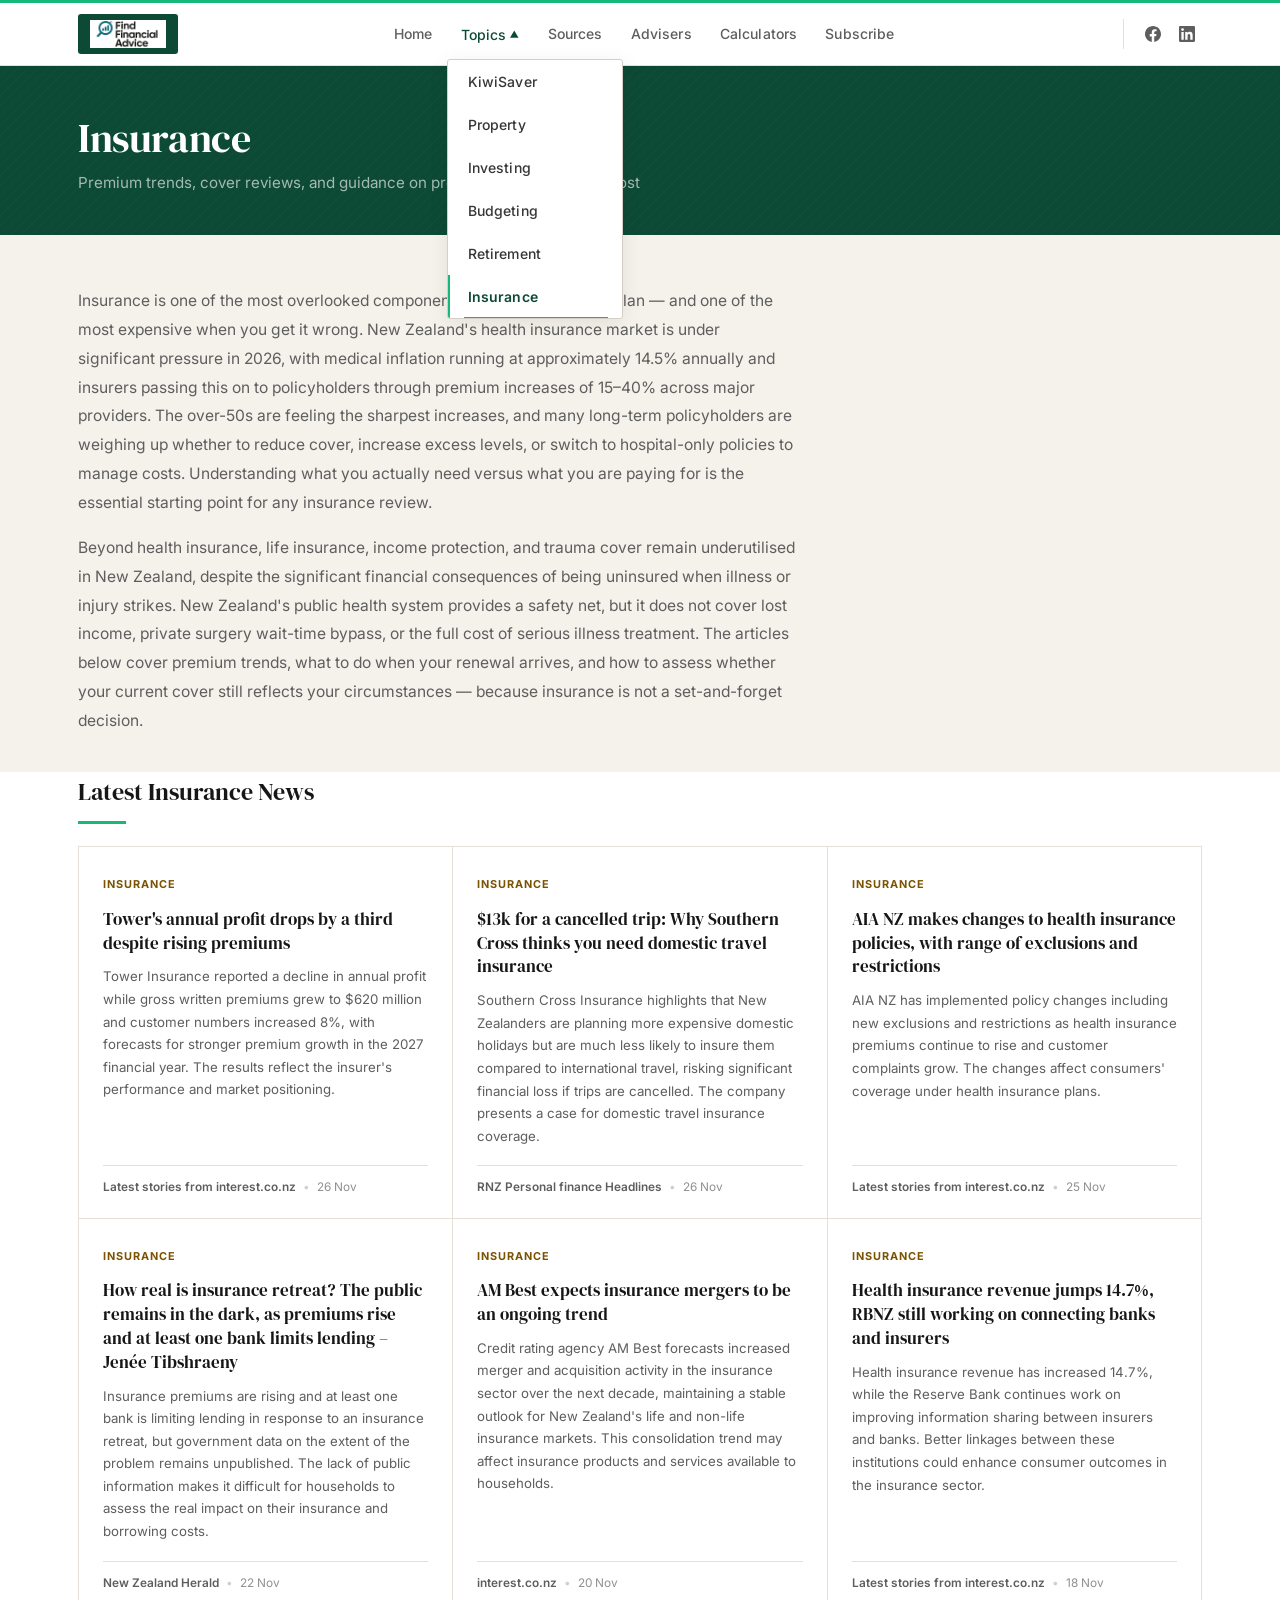
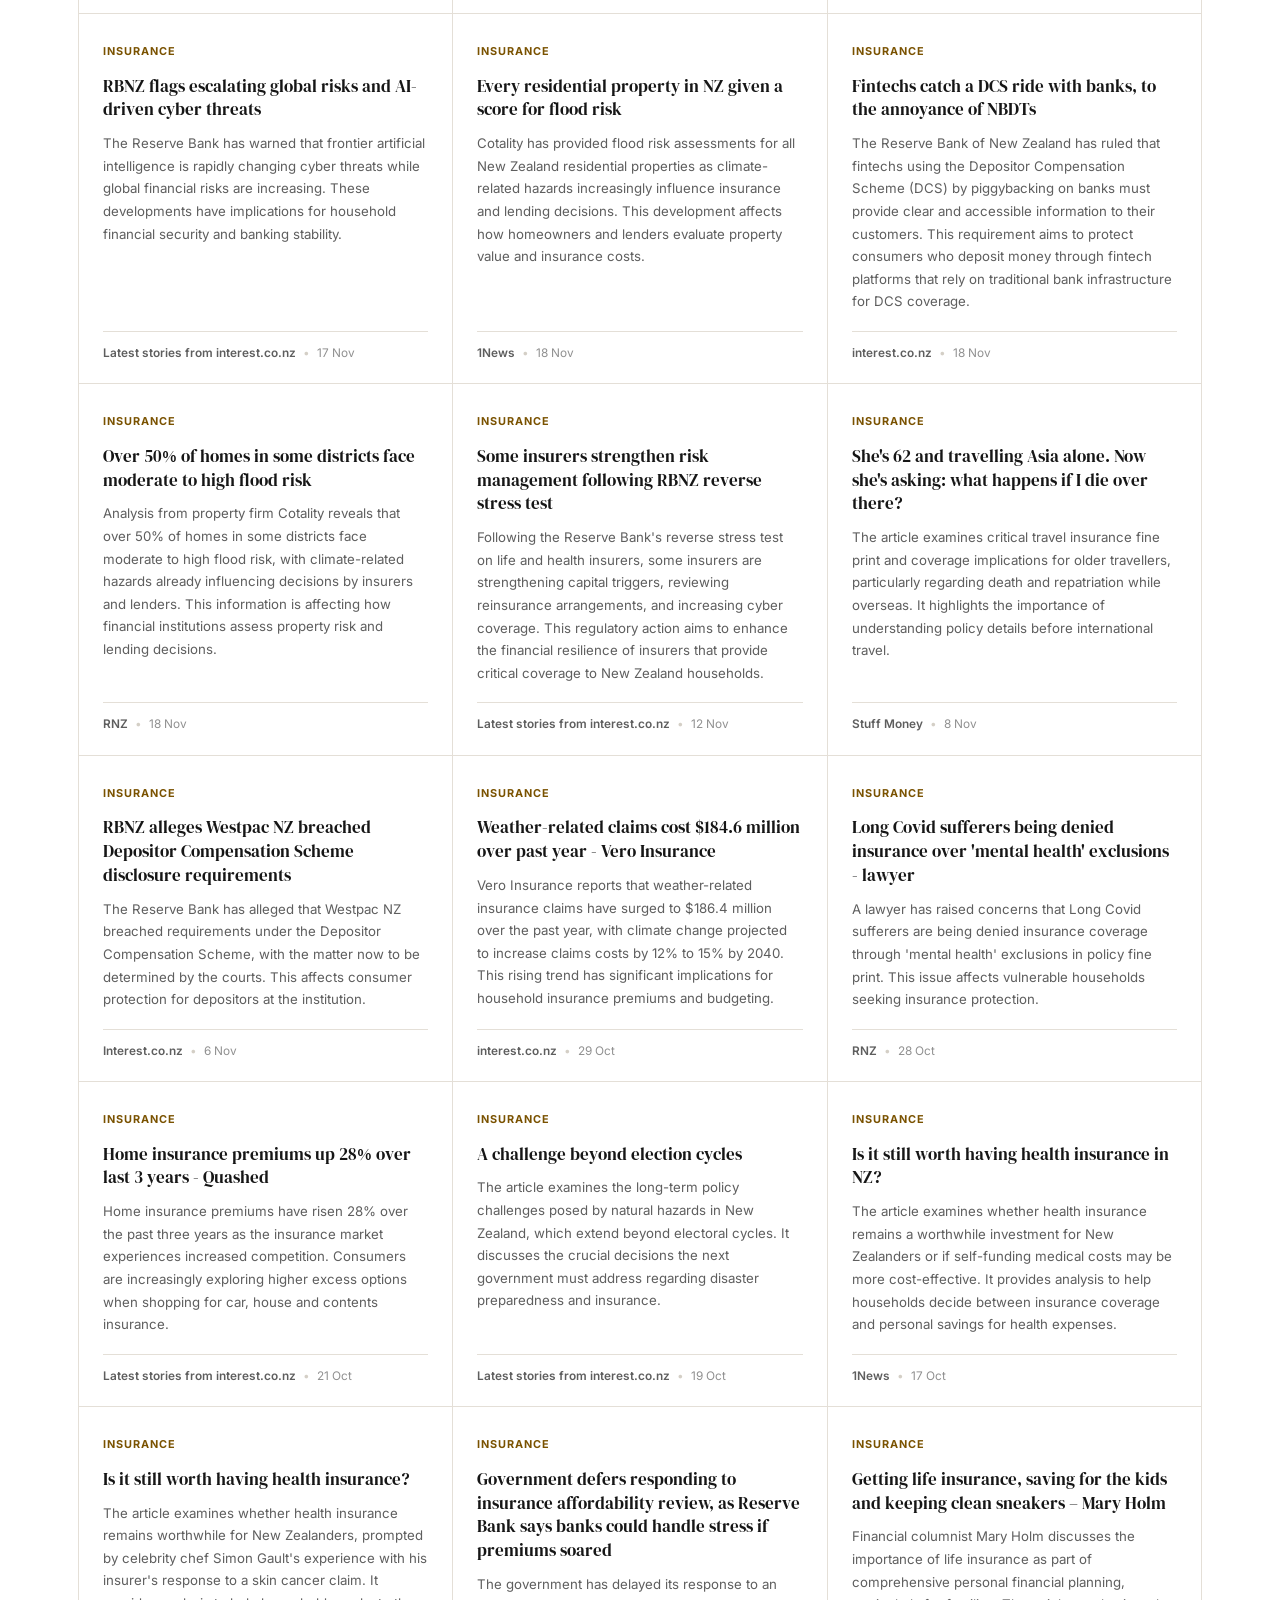
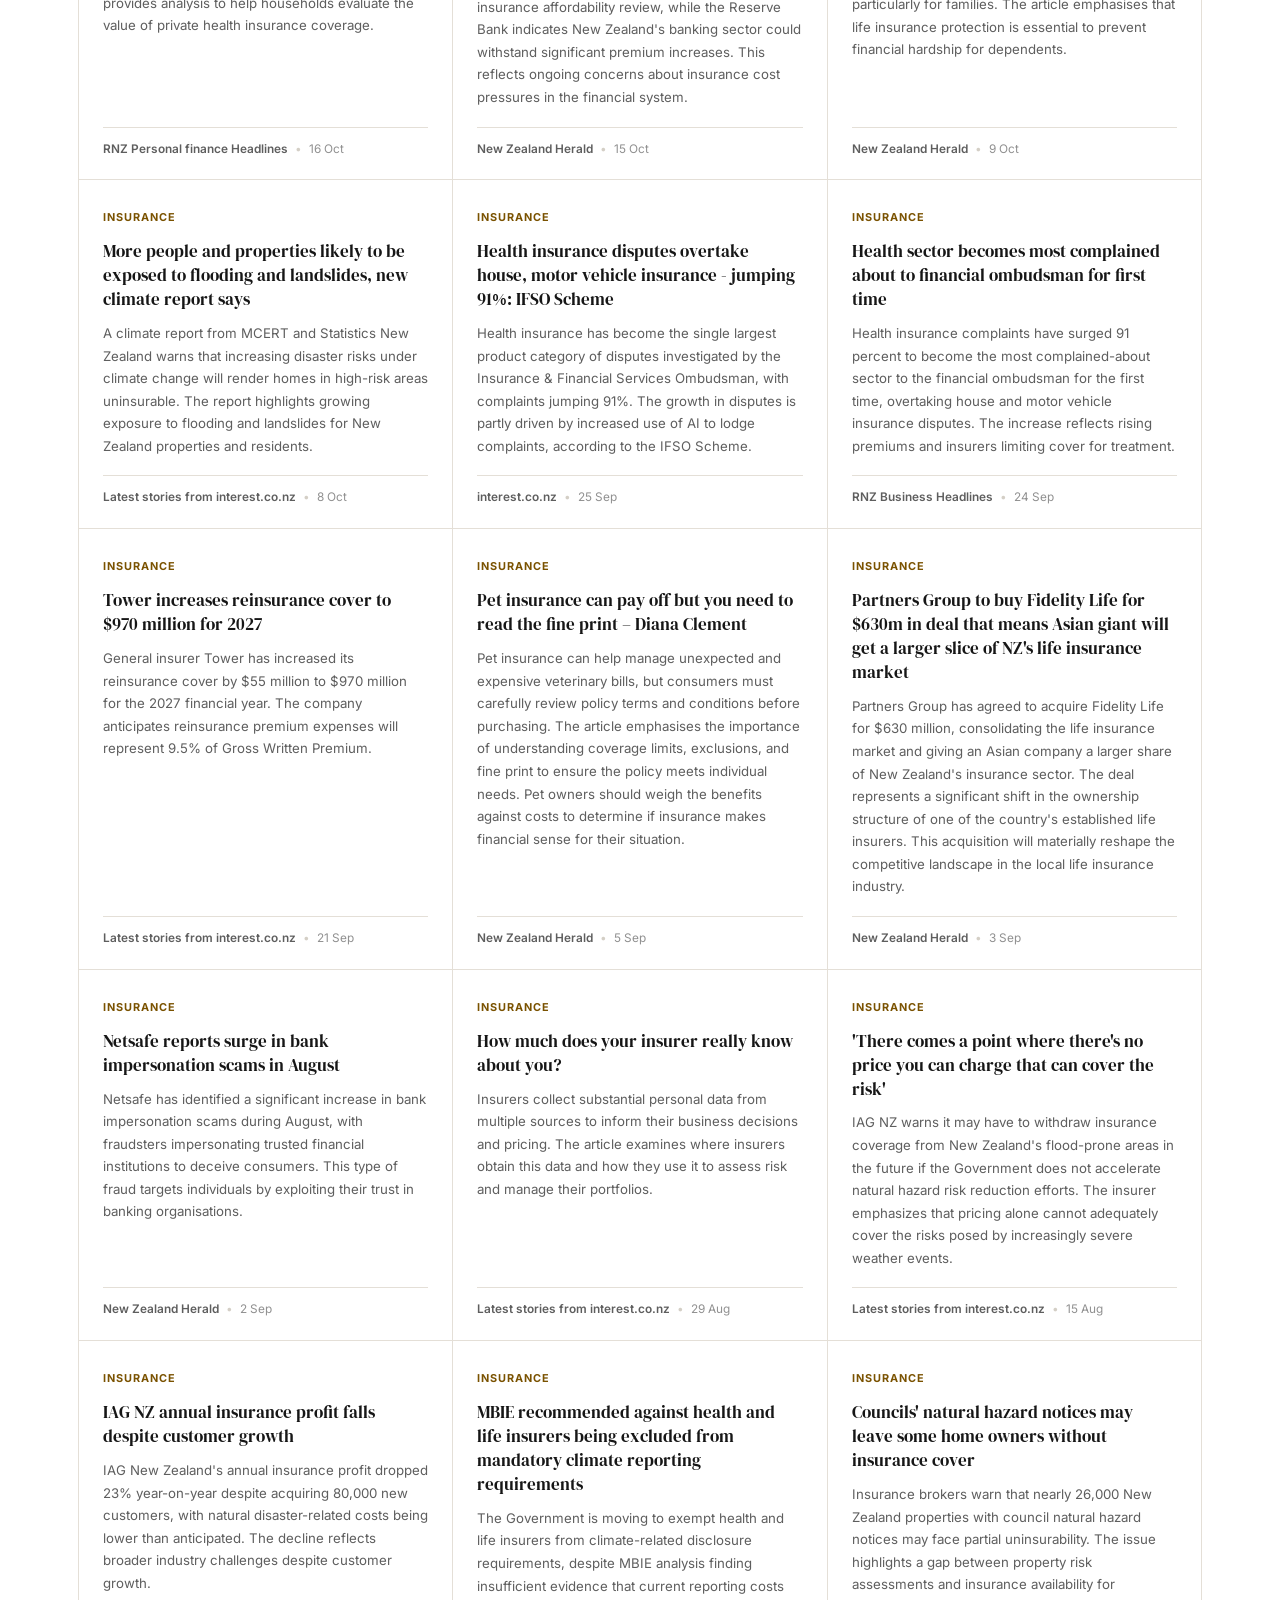
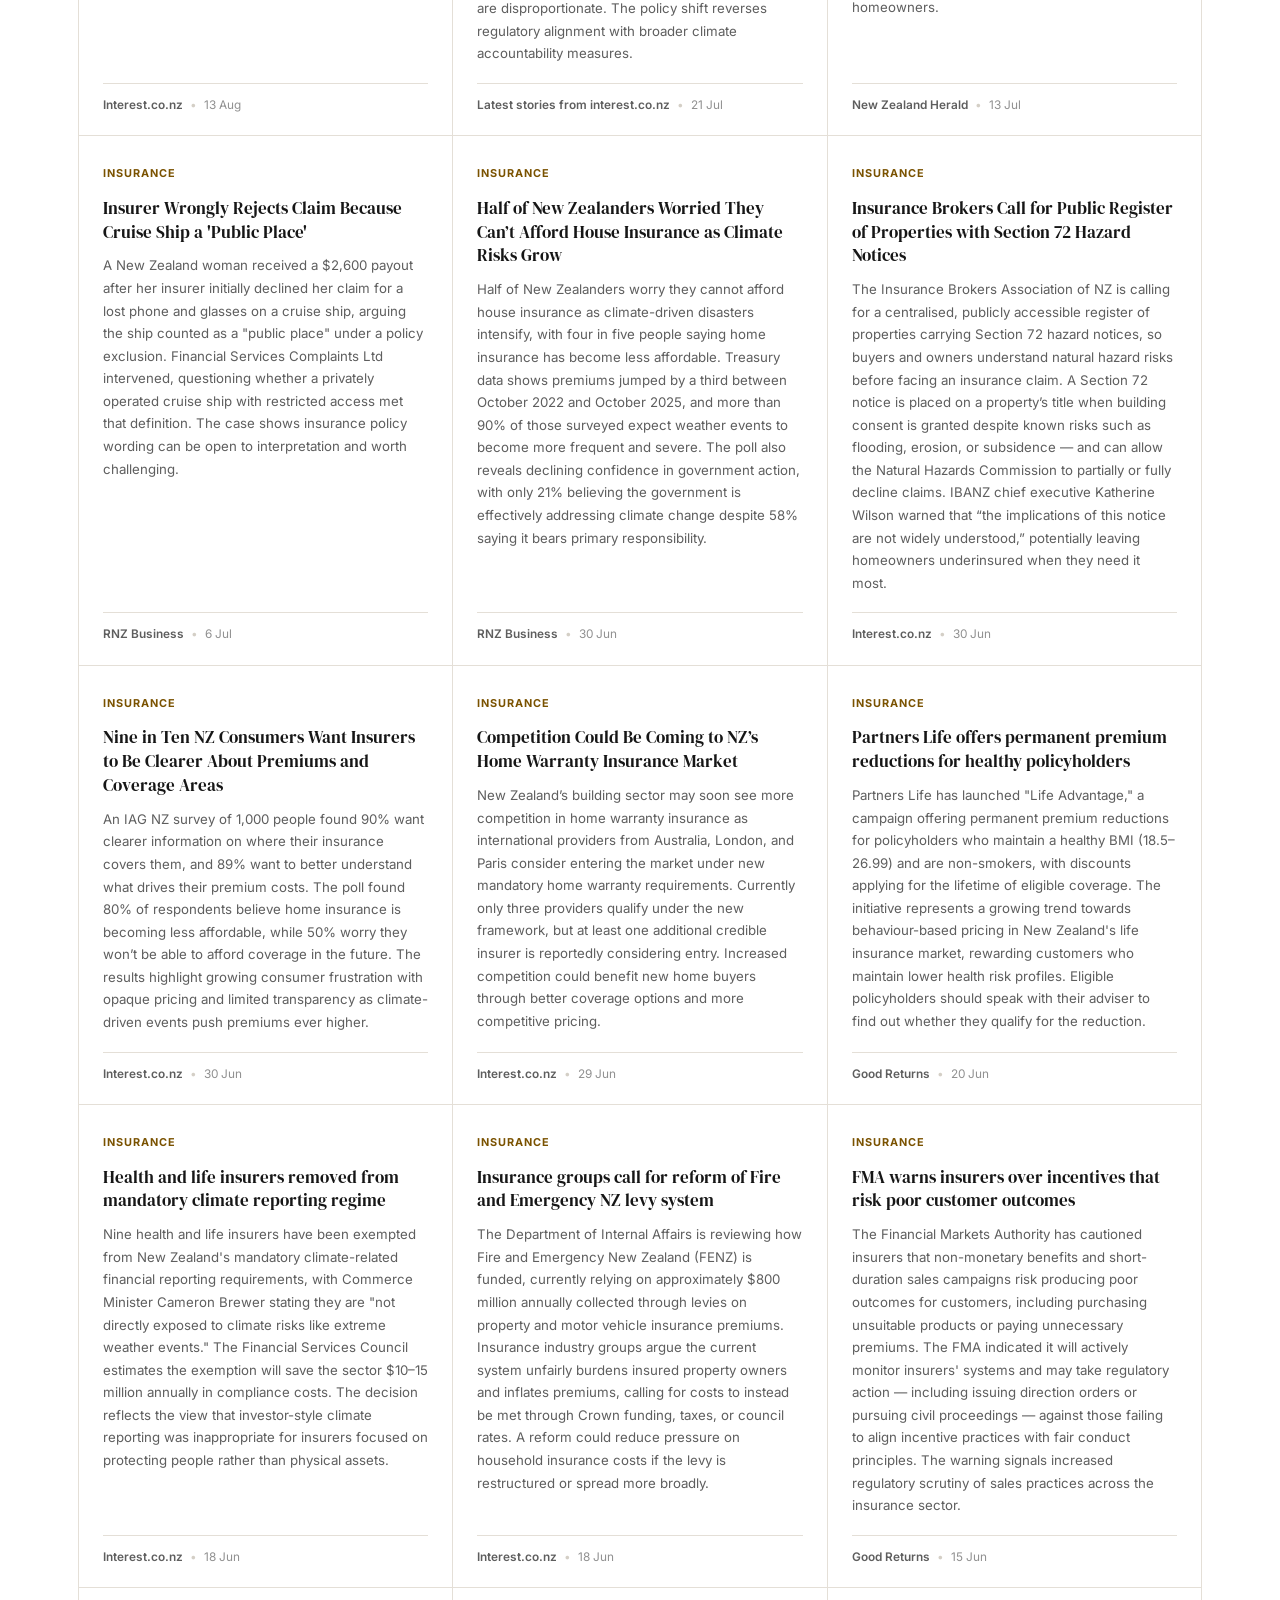
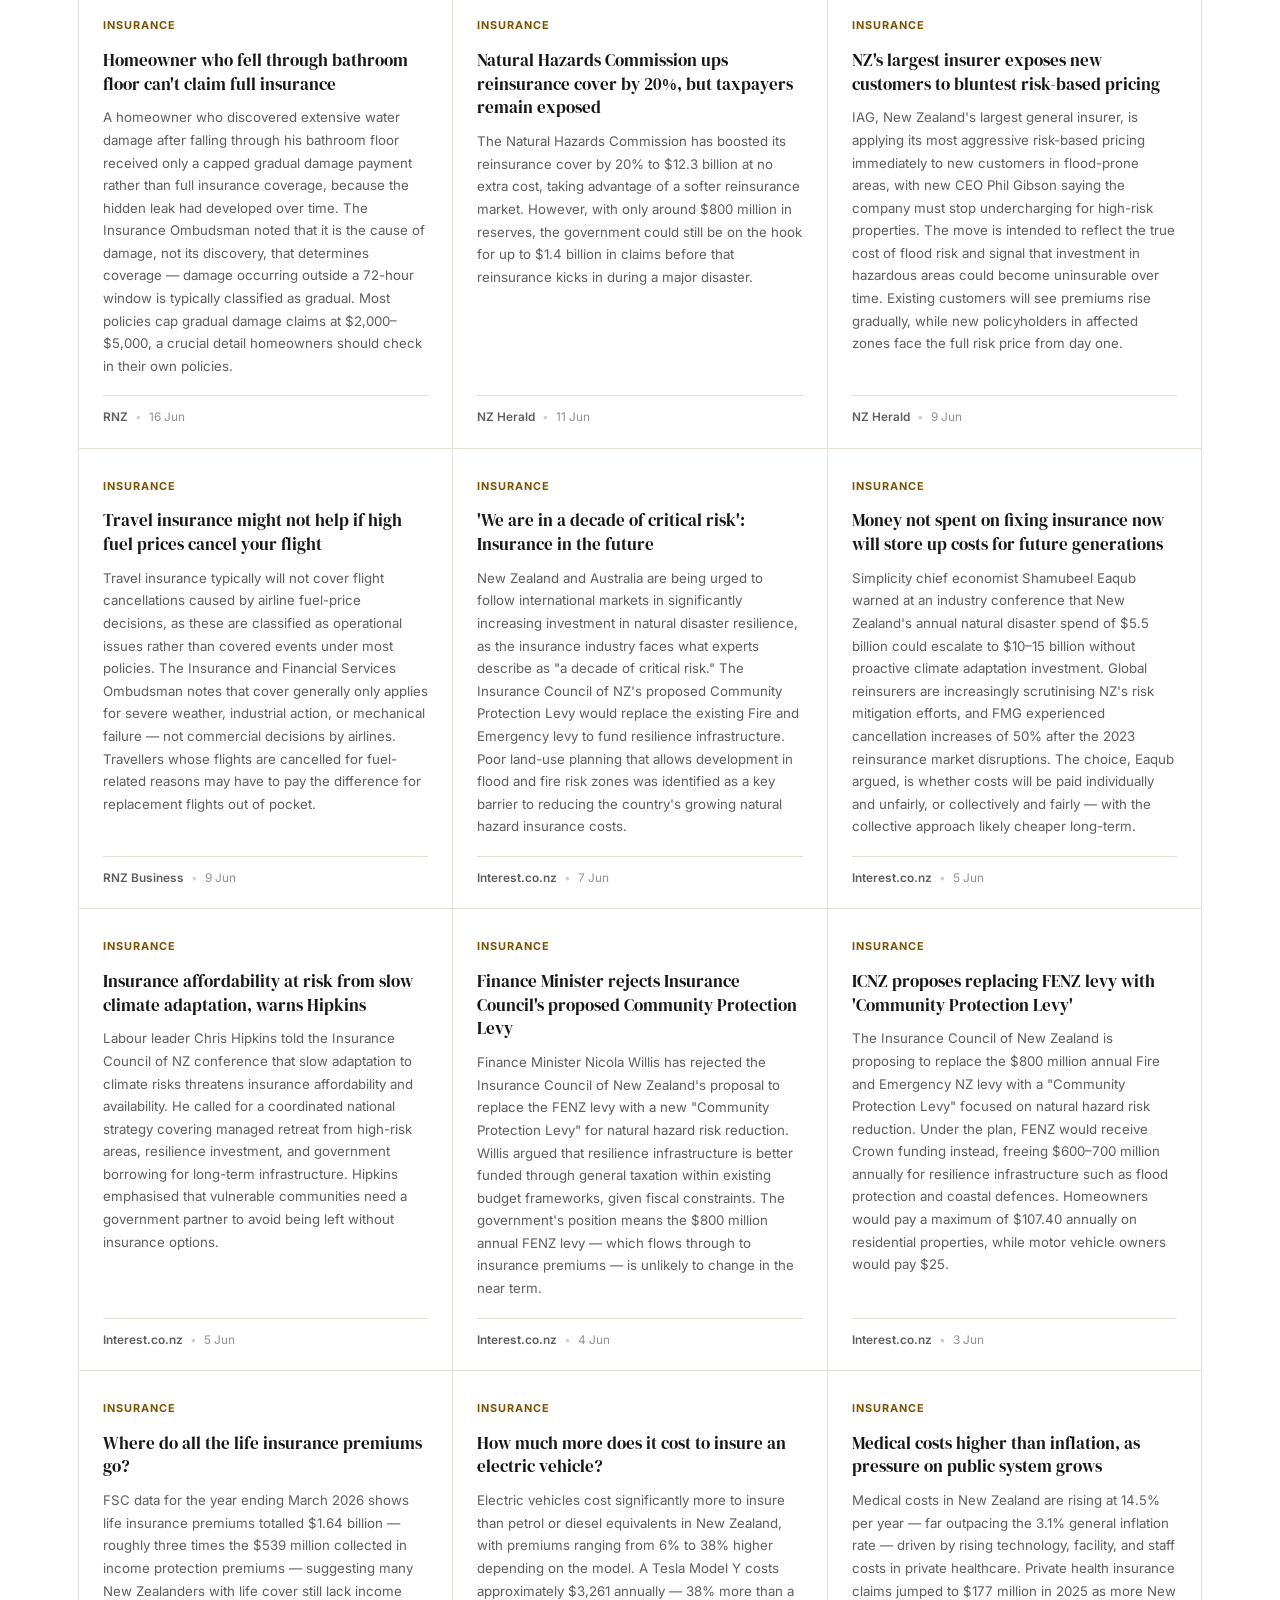
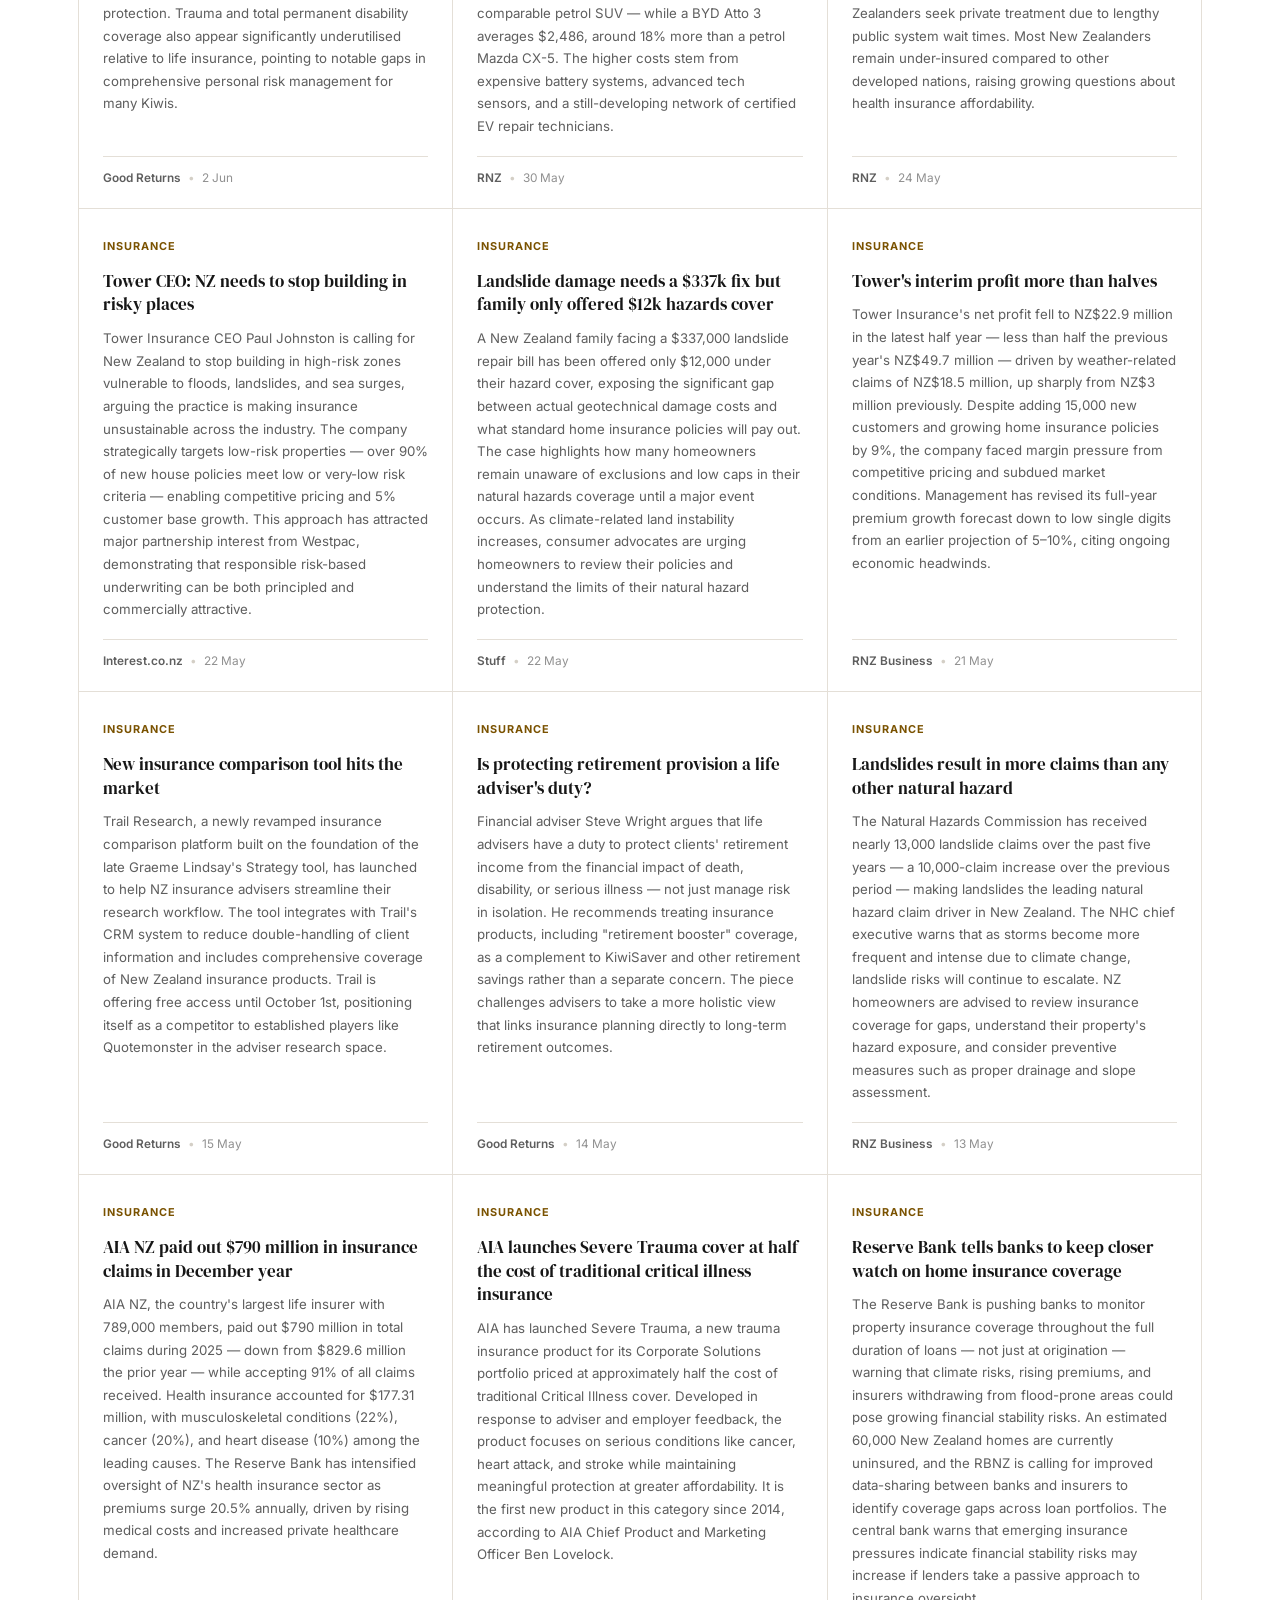
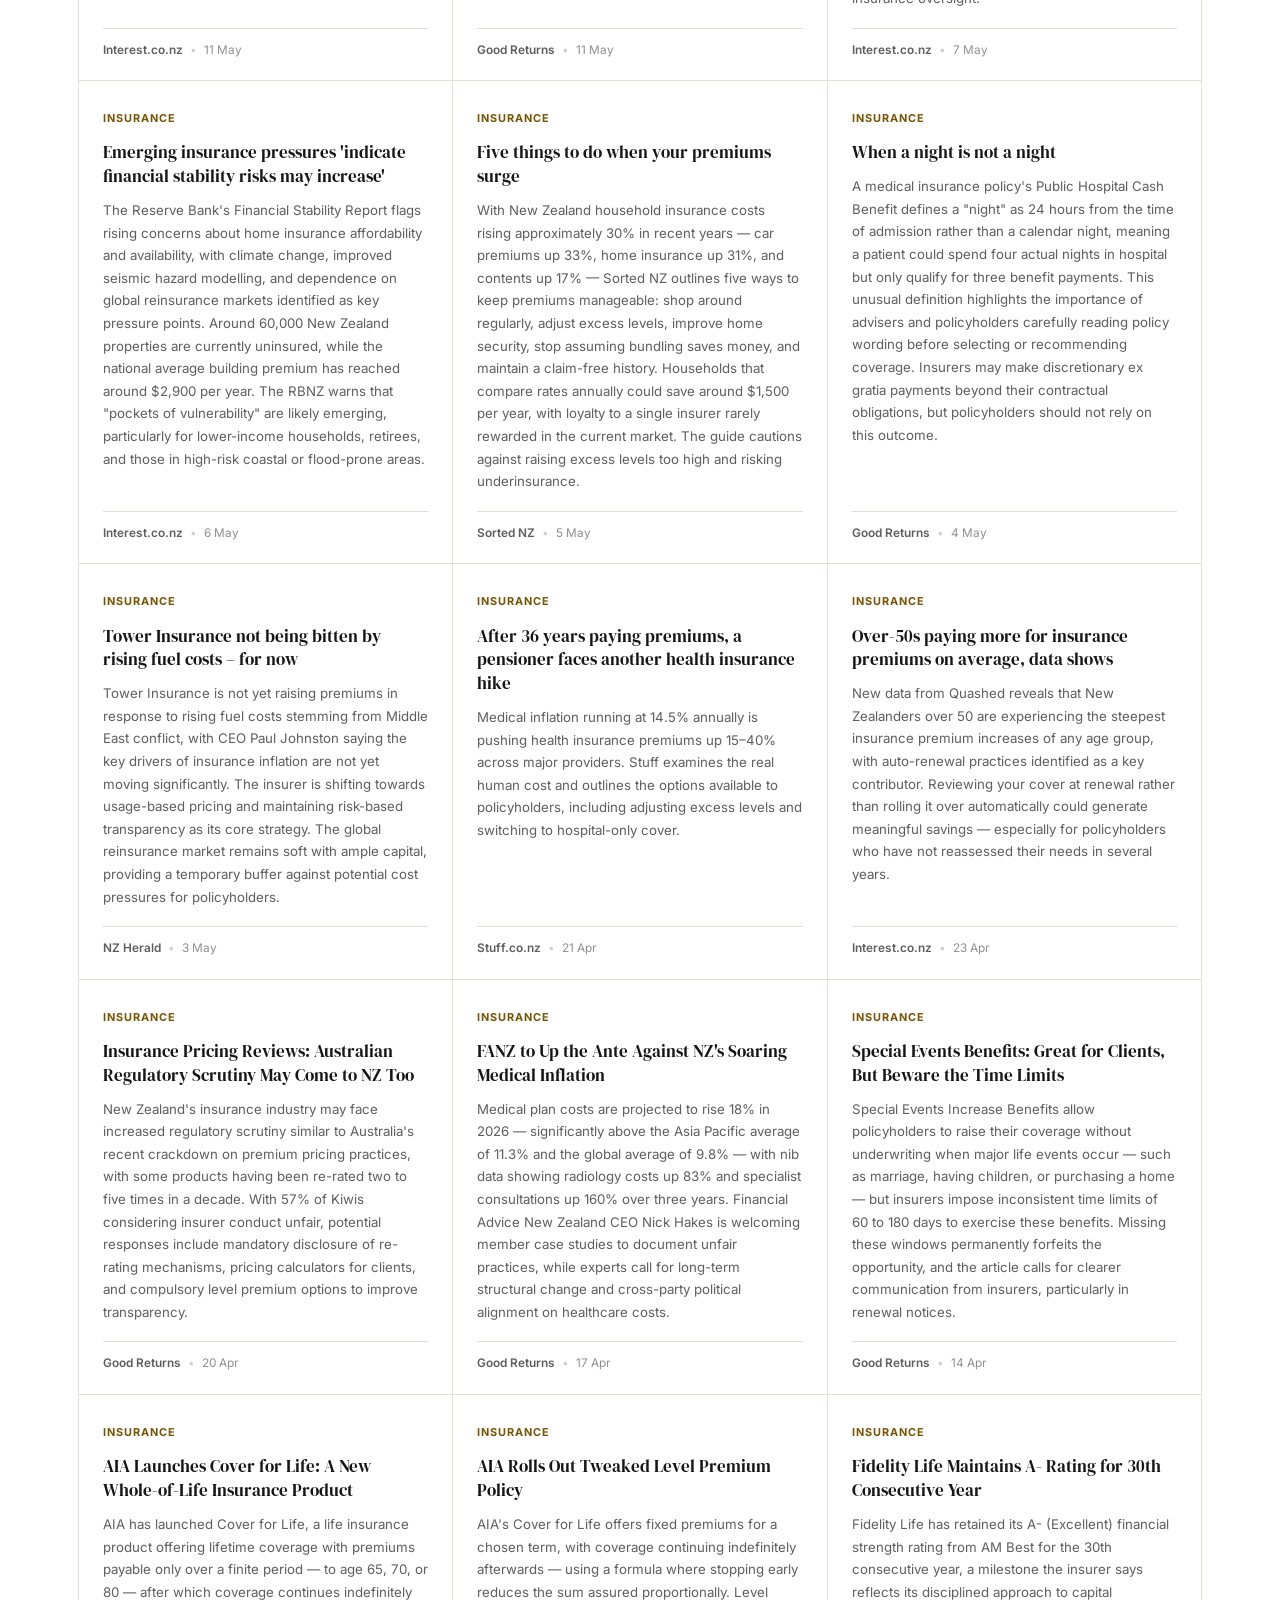
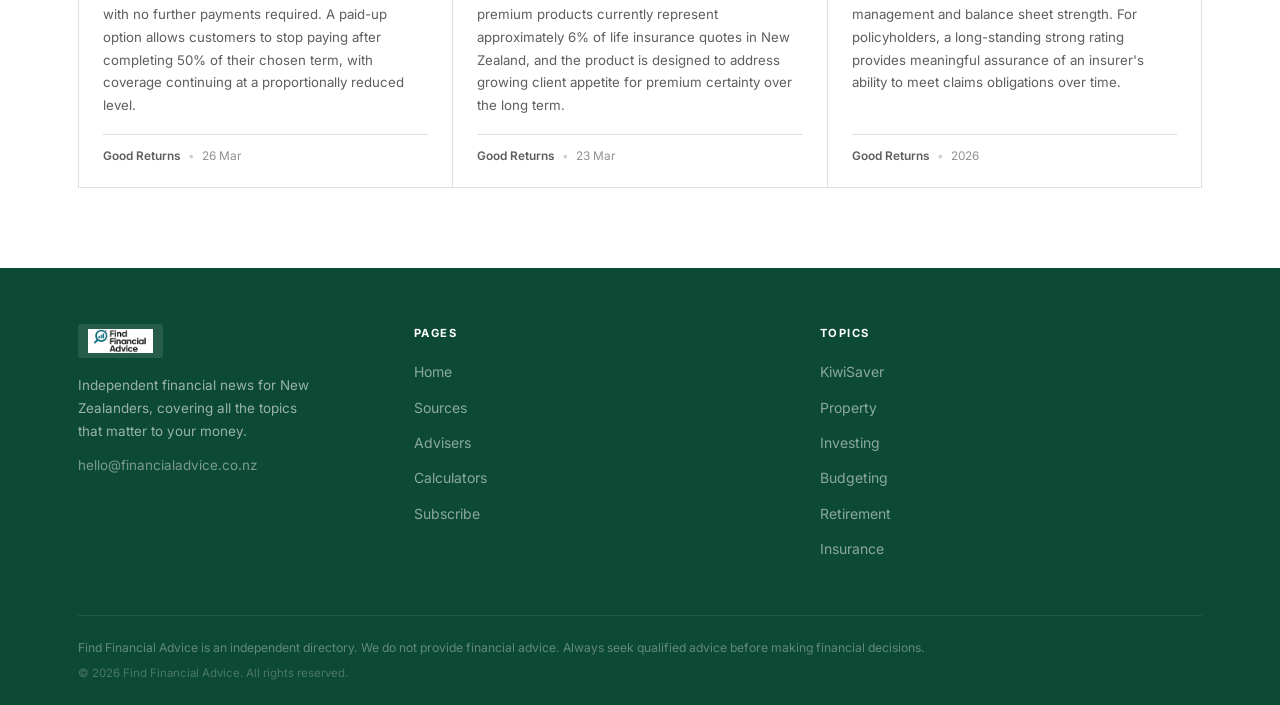
<file: insurance.html>
<!DOCTYPE html>
<html lang="en-NZ">
<head>
  <meta charset="UTF-8">
  <meta name="viewport" content="width=device-width, initial-scale=1.0">
  <link rel="icon" type="image/png" href="/favicon-96x96.png" sizes="96x96" />
  <link rel="shortcut icon" href="/favicon.ico" />
  <link rel="apple-touch-icon" sizes="180x180" href="/apple-touch-icon.png" />
  <meta name="apple-mobile-web-app-title" content="Find Financial Advice NZ" />
  <meta name="application-name" content="Find Financial Advice NZ">
  <link rel="manifest" href="/site.webmanifest" />
  <meta name="description" content="Compare and understand New Zealand insurance options including life, health, home and income protection. Make smarter cover decisions for your family.">
  <title>Insurance NZ – Life, Health & Cover Guides | Find Financial Advice NZ</title>
  <link rel="canonical" href="https://financialadvice.co.nz/insurance">
  <link rel="stylesheet" href="styles.min.css">
  <!-- Google Tag Manager -->
  <script>(function(w,d,s,l,i){w[l]=w[l]||[];w[l].push({'gtm.start':
  new Date().getTime(),event:'gtm.js'});var f=d.getElementsByTagName(s)[0],
  j=d.createElement(s),dl=l!='dataLayer'?'&l='+l:'';j.async=true;j.src=
  'https://www.googletagmanager.com/gtm.js?id='+i+dl;f.parentNode.insertBefore(j,f);
  })(window,document,'script','dataLayer','GTM-PXX6WRRG');</script>
  <!-- End Google Tag Manager -->

  <!-- FAQ Schema for AEO -->
  <!-- Google tag (gtag.js) -->
  <script async src="https://www.googletagmanager.com/gtag/js?id=G-EKNTL9Q19B"></script>
  <script>
    window.dataLayer = window.dataLayer || [];
    function gtag(){dataLayer.push(arguments);}
    gtag('js', new Date());
    gtag('config', 'G-EKNTL9Q19B');
  </script>
  <!-- Open Graph -->
  <meta property="og:type"        content="website">
  <meta property="og:site_name"   content="Find Financial Advice NZ">
  <meta property="og:url"         content="https://financialadvice.co.nz/insurance">
  <meta property="og:title"       content="Personal Insurance NZ – Life, Income & Health">
  <meta property="og:description" content="New Zealand insurance news and guides covering life insurance, income protection, health cover and trauma insurance. What NZers need to know about ACC gaps.">
  <meta property="og:image"       content="https://i.postimg.cc/XvXzCPs9/FFA-og-image.jpg">
  <meta property="og:image:type"  content="image/jpeg">
  <meta property="og:image:width" content="1200">
  <meta property="og:image:height" content="630">
  <meta name="twitter:card"       content="summary_large_image">
  <meta name="twitter:title"      content="Personal Insurance NZ – Life, Income & Health">
  <meta name="twitter:description" content="New Zealand insurance news and guides covering life insurance, income protection, health cover and trauma insurance. What NZers need to know about ACC gaps.">
  <meta name="twitter:image"      content="https://i.postimg.cc/XvXzCPs9/FFA-og-image.jpg">
  <meta property="og:locale"      content="en_NZ">
  <meta name="geo.region"         content="NZ">
  <meta name="language"           content="en-NZ">
  <meta name="robots"             content="index, follow">
  <meta name="theme-color"        content="#0d4a35">
  <link rel="preconnect" href="https://fonts.googleapis.com">
  <link rel="preconnect" href="https://fonts.gstatic.com" crossorigin>
  <link href="https://fonts.googleapis.com/css2?family=DM+Serif+Display:ital@0;1&family=Inter:wght@400;500;600;700&display=swap" rel="stylesheet" media="print" onload="this.media='all'">
  <noscript><link href="https://fonts.googleapis.com/css2?family=DM+Serif+Display:ital@0;1&family=Inter:wght@400;500;600;700&display=swap" rel="stylesheet"></noscript>
  <script type="application/ld+json">
{
  "@context": "https://schema.org",
  "@graph": [
    {
      "@type": "CollectionPage",
      "@id": "https://financialadvice.co.nz/insurance#page",
      "url": "https://financialadvice.co.nz/insurance",
      "name": "Insurance News NZ – Home, Health & Life",
      "description": "New Zealand insurance news covering home, health, life, and income protection insurance. Stay informed on premium changes, policy updates, and how to manage rising costs.",
      "isPartOf": { "@id": "https://financialadvice.co.nz/#website" },
      "about": { "@type": "Thing", "name": "Insurance New Zealand" }
    },
    {
      "@type": "FAQPage",
      "@id": "https://financialadvice.co.nz/insurance#faq",
      "mainEntity": [
        { "@type": "Question", "name": "Why are insurance premiums increasing in New Zealand?", "acceptedAnswer": { "@type": "Answer", "text": "Insurance premiums in New Zealand have risen significantly in recent years — home insurance up around 31%, car insurance up 33%, and contents up 17% over the past few years. Key drivers include rising construction and repair costs, climate change increasing the frequency of weather events, improved seismic hazard modelling, and rising global reinsurance costs. Health insurance premiums are increasing even faster, at around 15–40% in 2026, driven by medical inflation running at 14.5% annually and surging demand for private healthcare." } },
        { "@type": "Question", "name": "How can I reduce my insurance costs in New Zealand?", "acceptedAnswer": { "@type": "Answer", "text": "The most effective way to reduce insurance costs in New Zealand is to compare policies annually rather than automatically renewing. Comparison websites and insurance brokers can identify cheaper options — households that compare annually could save around $1,500 per year. Other strategies include increasing your excess to reduce premiums, improving home security, bundling or unbundling policies depending on which approach is cheaper, and maintaining a claims-free history. Be careful not to raise your excess so high that you risk being underinsured in a claim." } },
        { "@type": "Question", "name": "Is home insurance compulsory in New Zealand?", "acceptedAnswer": { "@type": "Answer", "text": "Home insurance is not legally required in New Zealand, but it is effectively mandatory if you have a mortgage — lenders require it as a condition of the loan. Approximately 60,000 New Zealand homes are currently uninsured, which the Reserve Bank has flagged as a growing financial stability risk, particularly as climate change increases the likelihood of weather-related damage. The RBNZ is pushing banks to more actively monitor insurance coverage across their loan portfolios." } },
        { "@type": "Question", "name": "What is trauma insurance in New Zealand?", "acceptedAnswer": { "@type": "Answer", "text": "Trauma insurance — also called critical illness insurance — pays a lump sum if you are diagnosed with a specified serious condition such as cancer, heart attack, or stroke. It is designed to cover costs not met by ACC or health insurance, such as income replacement, mortgage payments, or lifestyle modifications during recovery. AIA recently launched a new Severe Trauma product at approximately half the cost of traditional critical illness cover, making this type of protection more accessible. A financial adviser can help you assess whether trauma insurance suits your situation." } },
        { "@type": "Question", "name": "What does the EQC cover in New Zealand?", "acceptedAnswer": { "@type": "Answer", "text": "EQC (Earthquake Commission) provides natural disaster insurance for residential properties in New Zealand, covering damage from earthquakes, volcanic eruptions, hydrothermal activity, tsunamis, landslides, and storm or flood damage to land. From October 2022, EQC covers up to $300,000 plus GST for residential building damage, and up to $50,000 plus GST for residential land damage, with your private insurer covering amounts above these limits. You must have private home insurance to be eligible for EQC cover." } }
      ]
    }
  ]
}
  </script>
  <!-- Meta Pixel Code -->
  <script>
  !function(f,b,e,v,n,t,s)
  {if(f.fbq)return;n=f.fbq=function(){n.callMethod?
  n.callMethod.apply(n,arguments):n.queue.push(arguments)};
  if(!f._fbq)f._fbq=n;n.push=n;n.loaded=!0;n.version='2.0';
  n.queue=[];t=b.createElement(e);t.async=!0;
  t.src=v;s=b.getElementsByTagName(e)[0];
  s.parentNode.insertBefore(t,s)}(window, document,'script',
  'https://connect.facebook.net/en_US/fbevents.js');
  fbq('init', '1661535551726233');
  fbq('track', 'PageView');
  </script>
  <noscript><img height="1" width="1" style="display:none"
  src="https://www.facebook.com/tr?id=1661535551726233&ev=PageView&noscript=1"
  /></noscript>
  <!-- End Meta Pixel Code -->
</head>
<body>
  <!-- Google Tag Manager (noscript) -->
  <noscript><iframe src="https://www.googletagmanager.com/ns.html?id=GTM-PXX6WRRG"
  height="0" width="0" style="display:none;visibility:hidden"></iframe></noscript>
  <!-- End Google Tag Manager (noscript) -->

<nav class="navbar">
  <div class="container">
    <a href="/" class="nav-logo">
      <div class="nav-logo-pill">
        <img src="Find%20Financial%20Advice%20Logo%2C%20wide%20R.png" alt="FindFinancialAdvice.co.nz" class="nav-logo-img">
      </div>
    </a>
    <button class="nav-toggle" aria-label="Toggle navigation" aria-expanded="false">&#9776;</button>
    <ul class="nav-links">
      <li><a href="/">Home</a></li>
      <li class="nav-dropdown">
        <button class="nav-dropdown-toggle open" aria-expanded="true" aria-haspopup="true">Topics <span class="nav-dropdown-arrow">&#9660;</span></button>
        <ul class="nav-dropdown-menu open">
          <li><a href="/kiwisaver">KiwiSaver</a></li>
          <li><a href="/property">Property</a></li>
          <li><a href="/investing">Investing</a></li>
          <li><a href="/budgeting">Budgeting</a></li>
          <li><a href="/retirement">Retirement</a></li>
          <li><a href="/insurance" class="active">Insurance</a></li>
        </ul>
      </li>
            <li><a href="/sources">Sources</a></li>
      <li><a href="/advisers">Advisers</a></li>
      <li><a href="/calculators">Calculators</a></li>
      <li><a href="/subscribe">Subscribe</a></li>
    </ul>
    <div class="nav-social">
      <a href="https://www.facebook.com/FindFinancialAdviceNZ" target="_blank" rel="noopener noreferrer" aria-label="Facebook">
        <svg viewBox="0 0 24 24" xmlns="http://www.w3.org/2000/svg"><path d="M24 12.073C24 5.405 18.627 0 12 0S0 5.405 0 12.073C0 18.1 4.388 23.094 10.125 24v-8.437H7.078v-3.49h3.047V9.41c0-3.025 1.792-4.697 4.533-4.697 1.312 0 2.686.235 2.686.235v2.97h-1.513c-1.491 0-1.956.93-1.956 1.886v2.268h3.328l-.532 3.49h-2.796V24C19.612 23.094 24 18.1 24 12.073z"/></svg>
      </a>
      <a href="https://www.linkedin.com/company/find-financial-advice-nz/posts/?feedView=all" target="_blank" rel="noopener noreferrer" aria-label="LinkedIn">
        <svg viewBox="0 0 24 24" xmlns="http://www.w3.org/2000/svg"><path d="M20.447 20.452h-3.554v-5.569c0-1.328-.027-3.037-1.852-3.037-1.853 0-2.136 1.445-2.136 2.939v5.667H9.351V9h3.414v1.561h.046c.477-.9 1.637-1.85 3.37-1.85 3.601 0 4.267 2.37 4.267 5.455v6.286zM5.337 7.433a2.062 2.062 0 01-2.063-2.065 2.064 2.064 0 112.063 2.065zm1.782 13.019H3.555V9h3.564v11.452zM22.225 0H1.771C.792 0 0 .774 0 1.729v20.542C0 23.227.792 24 1.771 24h20.451C23.2 24 24 23.227 24 22.271V1.729C24 .774 23.2 0 22.222 0h.003z"/></svg>
      </a>
    </div>
  </div>
</nav>

<div class="page-header">
  <div class="container">
    <h1>Insurance</h1>
    <p>Premium trends, cover reviews, and guidance on protecting what matters most</p>
  </div>
</div>

<section class="category-intro section">
  <div class="container">
    <div class="category-intro-body">
      <p>Insurance is one of the most overlooked components of a sound financial plan — and one of the most expensive when you get it wrong. New Zealand's health insurance market is under significant pressure in 2026, with medical inflation running at approximately 14.5% annually and insurers passing this on to policyholders through premium increases of 15–40% across major providers. The over-50s are feeling the sharpest increases, and many long-term policyholders are weighing up whether to reduce cover, increase excess levels, or switch to hospital-only policies to manage costs. Understanding what you actually need versus what you are paying for is the essential starting point for any insurance review.</p>
      <p>Beyond health insurance, life insurance, income protection, and trauma cover remain underutilised in New Zealand, despite the significant financial consequences of being uninsured when illness or injury strikes. New Zealand's public health system provides a safety net, but it does not cover lost income, private surgery wait-time bypass, or the full cost of serious illness treatment. The articles below cover premium trends, what to do when your renewal arrives, and how to assess whether your current cover still reflects your circumstances — because insurance is not a set-and-forget decision.</p>
    </div>
  </div>
</section>

<section class="section bg-light" style="padding-top:0">
  <div class="container">
    <h2 class="grid-heading">Latest Insurance News</h2>
    <div class="news-grid">
      <div class="news-card" data-category="insurance">
        <div class="news-card-tag"><span class="tag tag-insurance">Insurance</span></div>
        <h3><a href="https://www.interest.co.nz/insurance/141232/tower-reports-decline-annual-profit-while-gross-written-premiums-grow-620-million" target="_blank" rel="noopener">Tower's annual profit drops by a third despite rising premiums</a></h3>
        <p class="news-card-summary">Tower Insurance reported a decline in annual profit while gross written premiums grew to $620 million and customer numbers increased 8%, with forecasts for stronger premium growth in the 2027 financial year. The results reflect the insurer's performance and market positioning.</p>
        <div class="news-card-meta">
          <span class="source"><a href="https://www.interest.co.nz/" target="_blank" rel="noopener">Latest stories from interest.co.nz</a></span>
          <span class="sep">&bull;</span><span>26 Nov</span>
        </div>
      </div>
      <div class="news-card" data-category="insurance">
        <div class="news-card-tag"><span class="tag tag-insurance">Insurance</span></div>
        <h3><a href="https://www.rnz.co.nz/news/personal-finance/2777587/13k-for-a-cancelled-trip-why-southern-cross-thinks-you-need-domestic-travel-insurance" target="_blank" rel="noopener">$13k for a cancelled trip: Why Southern Cross thinks you need domestic travel insurance</a></h3>
        <p class="news-card-summary">Southern Cross Insurance highlights that New Zealanders are planning more expensive domestic holidays but are much less likely to insure them compared to international travel, risking significant financial loss if trips are cancelled. The company presents a case for domestic travel insurance coverage.</p>
        <div class="news-card-meta">
          <span class="source"><a href="https://www.rnz.co.nz/news/personal-finance" target="_blank" rel="noopener">RNZ Personal finance Headlines</a></span>
          <span class="sep">&bull;</span><span>26 Nov</span>
        </div>
      </div>
      <div class="news-card" data-category="insurance">
        <div class="news-card-tag"><span class="tag tag-insurance">Insurance</span></div>
        <h3><a href="https://www.interest.co.nz/insurance/141207/against-backdrop-rising-health-insurance-premiums-and-growing-complaints-aia-nz" target="_blank" rel="noopener">AIA NZ makes changes to health insurance policies, with range of exclusions and restrictions</a></h3>
        <p class="news-card-summary">AIA NZ has implemented policy changes including new exclusions and restrictions as health insurance premiums continue to rise and customer complaints grow. The changes affect consumers' coverage under health insurance plans.</p>
        <div class="news-card-meta">
          <span class="source"><a href="https://www.interest.co.nz/" target="_blank" rel="noopener">Latest stories from interest.co.nz</a></span>
          <span class="sep">&bull;</span><span>25 Nov</span>
        </div>
      </div>
      <div class="news-card" data-category="insurance">
        <div class="news-card-tag"><span class="tag tag-insurance">Insurance</span></div>
        <h3><a href="https://www.nzherald.co.nz/business/companies/banking-finance/how-real-is-insurance-retreat-the-public-remains-in-the-dark-as-premiums-rise-and-at-least-one-bank-limits-lending-jenee-tibshraeny/premium/TYEYMLTWTNHGTCOIL34S5JNLVU/" target="_blank" rel="noopener">How real is insurance retreat? The public remains in the dark, as premiums rise and at least one bank limits lending – Jenée Tibshraeny</a></h3>
        <p class="news-card-summary">Insurance premiums are rising and at least one bank is limiting lending in response to an insurance retreat, but government data on the extent of the problem remains unpublished. The lack of public information makes it difficult for households to assess the real impact on their insurance and borrowing costs.</p>
        <div class="news-card-meta">
          <span class="source"><a href="https://www.nzherald.co.nz" target="_blank" rel="noopener">New Zealand Herald</a></span>
          <span class="sep">&bull;</span><span>22 Nov</span>
        </div>
      </div>
      <div class="news-card" data-category="insurance">
        <div class="news-card-tag"><span class="tag tag-insurance">Insurance</span></div>
        <h3><a href="https://www.interest.co.nz/insurance/141170/credit-rating-agency-am-best-expects-merger-and-acquisition-activity-insurance" target="_blank" rel="noopener">AM Best expects insurance mergers to be an ongoing trend</a></h3>
        <p class="news-card-summary">Credit rating agency AM Best forecasts increased merger and acquisition activity in the insurance sector over the next decade, maintaining a stable outlook for New Zealand's life and non-life insurance markets. This consolidation trend may affect insurance products and services available to households.</p>
        <div class="news-card-meta">
          <span class="source"><a href="https://www.interest.co.nz/" target="_blank" rel="noopener">interest.co.nz</a></span>
          <span class="sep">&bull;</span><span>20 Nov</span>
        </div>
      </div>
      <div class="news-card" data-category="insurance">
        <div class="news-card-tag"><span class="tag tag-insurance">Insurance</span></div>
        <h3><a href="https://www.interest.co.nz/insurance/141122/reserve-bank-says-there-are-%E2%80%98certainly-opportunities-better-linkages%E2%80%99-between" target="_blank" rel="noopener">Health insurance revenue jumps 14.7%, RBNZ still working on connecting banks and insurers</a></h3>
        <p class="news-card-summary">Health insurance revenue has increased 14.7%, while the Reserve Bank continues work on improving information sharing between insurers and banks. Better linkages between these institutions could enhance consumer outcomes in the insurance sector.</p>
        <div class="news-card-meta">
          <span class="source"><a href="https://www.interest.co.nz/" target="_blank" rel="noopener">Latest stories from interest.co.nz</a></span>
          <span class="sep">&bull;</span><span>18 Nov</span>
        </div>
      </div>
      <div class="news-card" data-category="insurance">
        <div class="news-card-tag"><span class="tag tag-insurance">Insurance</span></div>
        <h3><a href="https://www.interest.co.nz/banking/141117/reserve-bank-warns-frontier-ai-rapidly-changing-cyber-threats-global-financial-risks" target="_blank" rel="noopener">RBNZ flags escalating global risks and AI-driven cyber threats</a></h3>
        <p class="news-card-summary">The Reserve Bank has warned that frontier artificial intelligence is rapidly changing cyber threats while global financial risks are increasing. These developments have implications for household financial security and banking stability.</p>
        <div class="news-card-meta">
          <span class="source"><a href="https://www.interest.co.nz/" target="_blank" rel="noopener">Latest stories from interest.co.nz</a></span>
          <span class="sep">&bull;</span><span>17 Nov</span>
        </div>
      </div>
      <div class="news-card" data-category="insurance">
        <div class="news-card-tag"><span class="tag tag-insurance">Insurance</span></div>
        <h3><a href="https://www.1news.co.nz/2026/11/18/every-residential-property-in-nz-given-a-score-for-flood-risk/" target="_blank" rel="noopener">Every residential property in NZ given a score for flood risk</a></h3>
        <p class="news-card-summary">Cotality has provided flood risk assessments for all New Zealand residential properties as climate-related hazards increasingly influence insurance and lending decisions. This development affects how homeowners and lenders evaluate property value and insurance costs.</p>
        <div class="news-card-meta">
          <span class="source"><a href="https://www.1news.co.nz" target="_blank" rel="noopener">1News</a></span>
          <span class="sep">&bull;</span><span>18 Nov</span>
        </div>
      </div>
      <div class="news-card" data-category="insurance">
        <div class="news-card-tag"><span class="tag tag-insurance">Insurance</span></div>
        <h3><a href="https://www.interest.co.nz/personal-finance/140843/fintechs-piggybacking-banks-depositor-compensation-scheme-must-provide" target="_blank" rel="noopener">Fintechs catch a DCS ride with banks, to the annoyance of NBDTs</a></h3>
        <p class="news-card-summary">The Reserve Bank of New Zealand has ruled that fintechs using the Depositor Compensation Scheme (DCS) by piggybacking on banks must provide clear and accessible information to their customers. This requirement aims to protect consumers who deposit money through fintech platforms that rely on traditional bank infrastructure for DCS coverage.</p>
        <div class="news-card-meta">
          <span class="source"><a href="https://www.interest.co.nz/" target="_blank" rel="noopener">interest.co.nz</a></span>
          <span class="sep">&bull;</span><span>18 Nov</span>
        </div>
      </div>
      <div class="news-card" data-category="insurance">
        <div class="news-card-tag"><span class="tag tag-insurance">Insurance</span></div>
        <h3><a href="https://www.rnz.co.nz/news/environment_climate/2647104/over-50-percent-of-homes-in-some-districts-face-moderate-to-high-flood-risk" target="_blank" rel="noopener">Over 50% of homes in some districts face moderate to high flood risk</a></h3>
        <p class="news-card-summary">Analysis from property firm Cotality reveals that over 50% of homes in some districts face moderate to high flood risk, with climate-related hazards already influencing decisions by insurers and lenders. This information is affecting how financial institutions assess property risk and lending decisions.</p>
        <div class="news-card-meta">
          <span class="source"><a href="https://www.rnz.co.nz/news/personal-finance" target="_blank" rel="noopener">RNZ</a></span>
          <span class="sep">&bull;</span><span>18 Nov</span>
        </div>
      </div>
      <div class="news-card" data-category="insurance">
        <div class="news-card-tag"><span class="tag tag-insurance">Insurance</span></div>
        <h3><a href="https://www.interest.co.nz/insurance/141062/rbnzs-reverse-stress-test-life-and-health-insurers-leads-some-insurers-strengthen" target="_blank" rel="noopener">Some insurers strengthen risk management following RBNZ reverse stress test</a></h3>
        <p class="news-card-summary">Following the Reserve Bank's reverse stress test on life and health insurers, some insurers are strengthening capital triggers, reviewing reinsurance arrangements, and increasing cyber coverage. This regulatory action aims to enhance the financial resilience of insurers that provide critical coverage to New Zealand households.</p>
        <div class="news-card-meta">
          <span class="source"><a href="https://www.interest.co.nz/" target="_blank" rel="noopener">Latest stories from interest.co.nz</a></span>
          <span class="sep">&bull;</span><span>12 Nov</span>
        </div>
      </div>
      <div class="news-card" data-category="insurance">
        <div class="news-card-tag"><span class="tag tag-insurance">Insurance</span></div>
        <h3><a href="https://www.stuff.co.nz/money/361055845/shes-62-and-travelling-asia-alone-now-shes-asking-what-happens-if-i-die-over-there" target="_blank" rel="noopener">She's 62 and travelling Asia alone. Now she's asking: what happens if I die over there?</a></h3>
        <p class="news-card-summary">The article examines critical travel insurance fine print and coverage implications for older travellers, particularly regarding death and repatriation while overseas. It highlights the importance of understanding policy details before international travel.</p>
        <div class="news-card-meta">
          <span class="source"><a href="https://www.stuff.co.nz/money" target="_blank" rel="noopener">Stuff Money</a></span>
          <span class="sep">&bull;</span><span>8 Nov</span>
        </div>
      </div>
      <div class="news-card" data-category="insurance">
        <div class="news-card-tag"><span class="tag tag-insurance">Insurance</span></div>
        <h3><a href="https://www.interest.co.nz/banking/140988/reserve-bank-says-court-will-determine-if-allegation-westpac-nz-breached-depositor" target="_blank" rel="noopener">RBNZ alleges Westpac NZ breached Depositor Compensation Scheme disclosure requirements</a></h3>
        <p class="news-card-summary">The Reserve Bank has alleged that Westpac NZ breached requirements under the Depositor Compensation Scheme, with the matter now to be determined by the courts. This affects consumer protection for depositors at the institution.</p>
        <div class="news-card-meta">
          <span class="source"><a href="https://www.interest.co.nz/" target="_blank" rel="noopener">Interest.co.nz</a></span>
          <span class="sep">&bull;</span><span>6 Nov</span>
        </div>
      </div>
      <div class="news-card" data-category="insurance">
        <div class="news-card-tag"><span class="tag tag-insurance">Insurance</span></div>
        <h3><a href="https://www.interest.co.nz/insurance/140858/vero-insurance-says-weather-related-claims-have-surged-1864-million-over-past-year" target="_blank" rel="noopener">Weather-related claims cost $184.6 million over past year - Vero Insurance</a></h3>
        <p class="news-card-summary">Vero Insurance reports that weather-related insurance claims have surged to $186.4 million over the past year, with climate change projected to increase claims costs by 12% to 15% by 2040. This rising trend has significant implications for household insurance premiums and budgeting.</p>
        <div class="news-card-meta">
          <span class="source"><a href="https://www.interest.co.nz/" target="_blank" rel="noopener">interest.co.nz</a></span>
          <span class="sep">&bull;</span><span>29 Oct</span>
        </div>
      </div>
      <div class="news-card" data-category="insurance">
        <div class="news-card-tag"><span class="tag tag-insurance">Insurance</span></div>
        <h3><a href="https://www.rnz.co.nz/news/health/2201661/long-covid-sufferers-being-denied-insurance-over-mental-health-exclusions-lawyer" target="_blank" rel="noopener">Long Covid sufferers being denied insurance over 'mental health' exclusions - lawyer</a></h3>
        <p class="news-card-summary">A lawyer has raised concerns that Long Covid sufferers are being denied insurance coverage through 'mental health' exclusions in policy fine print. This issue affects vulnerable households seeking insurance protection.</p>
        <div class="news-card-meta">
          <span class="source"><a href="https://www.rnz.co.nz/news/personal-finance" target="_blank" rel="noopener">RNZ</a></span>
          <span class="sep">&bull;</span><span>28 Oct</span>
        </div>
      </div>
      <div class="news-card" data-category="insurance">
        <div class="news-card-tag"><span class="tag tag-insurance">Insurance</span></div>
        <h3><a href="https://www.interest.co.nz/insurance/140771/more-competition-insurance-market-people-continue-explore-higher-excess-options" target="_blank" rel="noopener">Home insurance premiums up 28% over last 3 years - Quashed</a></h3>
        <p class="news-card-summary">Home insurance premiums have risen 28% over the past three years as the insurance market experiences increased competition. Consumers are increasingly exploring higher excess options when shopping for car, house and contents insurance.</p>
        <div class="news-card-meta">
          <span class="source"><a href="https://www.interest.co.nz/" target="_blank" rel="noopener">Latest stories from interest.co.nz</a></span>
          <span class="sep">&bull;</span><span>21 Oct</span>
        </div>
      </div>
      <div class="news-card" data-category="insurance">
        <div class="news-card-tag"><span class="tag tag-insurance">Insurance</span></div>
        <h3><a href="https://www.interest.co.nz/insurance/140738/natural-hazards-don%E2%80%99t-obey-electoral-cycles-next-government-faces-crucial%C2%A0choices" target="_blank" rel="noopener">A challenge beyond election cycles</a></h3>
        <p class="news-card-summary">The article examines the long-term policy challenges posed by natural hazards in New Zealand, which extend beyond electoral cycles. It discusses the crucial decisions the next government must address regarding disaster preparedness and insurance.</p>
        <div class="news-card-meta">
          <span class="source"><a href="https://www.interest.co.nz/" target="_blank" rel="noopener">Latest stories from interest.co.nz</a></span>
          <span class="sep">&bull;</span><span>19 Oct</span>
        </div>
      </div>
      <div class="news-card" data-category="insurance">
        <div class="news-card-tag"><span class="tag tag-insurance">Insurance</span></div>
        <h3><a href="https://www.1news.co.nz/2026/10/18/is-it-still-worth-having-health-insurance-in-nz/" target="_blank" rel="noopener">Is it still worth having health insurance in NZ?</a></h3>
        <p class="news-card-summary">The article examines whether health insurance remains a worthwhile investment for New Zealanders or if self-funding medical costs may be more cost-effective. It provides analysis to help households decide between insurance coverage and personal savings for health expenses.</p>
        <div class="news-card-meta">
          <span class="source"><a href="https://www.1news.co.nz" target="_blank" rel="noopener">1News</a></span>
          <span class="sep">&bull;</span><span>17 Oct</span>
        </div>
      </div>
      <div class="news-card" data-category="insurance">
        <div class="news-card-tag"><span class="tag tag-insurance">Insurance</span></div>
        <h3><a href="https://www.rnz.co.nz/news/personal-finance/1955912/is-it-still-worth-having-health-insurance" target="_blank" rel="noopener">Is it still worth having health insurance?</a></h3>
        <p class="news-card-summary">The article examines whether health insurance remains worthwhile for New Zealanders, prompted by celebrity chef Simon Gault's experience with his insurer's response to a skin cancer claim. It provides analysis to help households evaluate the value of private health insurance coverage.</p>
        <div class="news-card-meta">
          <span class="source"><a href="https://www.rnz.co.nz/news/personal-finance" target="_blank" rel="noopener">RNZ Personal finance Headlines</a></span>
          <span class="sep">&bull;</span><span>16 Oct</span>
        </div>
      </div>
      <div class="news-card" data-category="insurance">
        <div class="news-card-tag"><span class="tag tag-insurance">Insurance</span></div>
        <h3><a href="https://www.nzherald.co.nz/business/companies/banking-finance/government-defers-responding-to-insurance-affordability-review-as-reserve-bank-says-banks-could-handle-stress-if-premiums-soared/premium/XRMGTWLY3BFZNFUZDRTCBMGDP4/" target="_blank" rel="noopener">Government defers responding to insurance affordability review, as Reserve Bank says banks could handle stress if premiums soared</a></h3>
        <p class="news-card-summary">The government has delayed its response to an insurance affordability review, while the Reserve Bank indicates New Zealand's banking sector could withstand significant premium increases. This reflects ongoing concerns about insurance cost pressures in the financial system.</p>
        <div class="news-card-meta">
          <span class="source"><a href="https://www.nzherald.co.nz" target="_blank" rel="noopener">New Zealand Herald</a></span>
          <span class="sep">&bull;</span><span>15 Oct</span>
        </div>
      </div>
      <div class="news-card" data-category="insurance">
        <div class="news-card-tag"><span class="tag tag-insurance">Insurance</span></div>
        <h3><a href="https://www.nzherald.co.nz/business/getting-life-insurance-saving-for-the-kids-and-keeping-clean-sneakers-mary-holm/premium/SUSZSPX4QJBH3LLLUC23P22C6U/" target="_blank" rel="noopener">Getting life insurance, saving for the kids and keeping clean sneakers – Mary Holm</a></h3>
        <p class="news-card-summary">Financial columnist Mary Holm discusses the importance of life insurance as part of comprehensive personal financial planning, particularly for families. The article emphasises that life insurance protection is essential to prevent financial hardship for dependents.</p>
        <div class="news-card-meta">
          <span class="source"><a href="https://www.nzherald.co.nz" target="_blank" rel="noopener">New Zealand Herald</a></span>
          <span class="sep">&bull;</span><span>9 Oct</span>
        </div>
      </div>
      <div class="news-card" data-category="insurance">
        <div class="news-card-tag"><span class="tag tag-insurance">Insurance</span></div>
        <h3><a href="https://www.interest.co.nz/insurance/140579/increasing-risks-disasters-under-climate-change-will-result-homes-high-risk-areas" target="_blank" rel="noopener">More people and properties likely to be exposed to flooding and landslides, new climate report says</a></h3>
        <p class="news-card-summary">A climate report from MCERT and Statistics New Zealand warns that increasing disaster risks under climate change will render homes in high-risk areas uninsurable. The report highlights growing exposure to flooding and landslides for New Zealand properties and residents.</p>
        <div class="news-card-meta">
          <span class="source"><a href="https://www.interest.co.nz/" target="_blank" rel="noopener">Latest stories from interest.co.nz</a></span>
          <span class="sep">&bull;</span><span>8 Oct</span>
        </div>
      </div>
      <div class="news-card" data-category="insurance">
        <div class="news-card-tag"><span class="tag tag-insurance">Insurance</span></div>
        <h3><a href="https://www.interest.co.nz/insurance/140418/health-insurance-becomes-%E2%80%98single-largest-product-category-disputes-investigated%E2%80%99" target="_blank" rel="noopener">Health insurance disputes overtake house, motor vehicle insurance - jumping 91%: IFSO Scheme</a></h3>
        <p class="news-card-summary">Health insurance has become the single largest product category of disputes investigated by the Insurance &amp; Financial Services Ombudsman, with complaints jumping 91%. The growth in disputes is partly driven by increased use of AI to lodge complaints, according to the IFSO Scheme.</p>
        <div class="news-card-meta">
          <span class="source"><a href="https://www.interest.co.nz/" target="_blank" rel="noopener">interest.co.nz</a></span>
          <span class="sep">&bull;</span><span>25 Sep</span>
        </div>
      </div>
      <div class="news-card" data-category="insurance">
        <div class="news-card-tag"><span class="tag tag-insurance">Insurance</span></div>
        <h3><a href="https://www.rnz.co.nz/news/health/1549657/health-sector-becomes-most-complained-about-to-financial-ombudsman-for-first-time" target="_blank" rel="noopener">Health sector becomes most complained about to financial ombudsman for first time</a></h3>
        <p class="news-card-summary">Health insurance complaints have surged 91 percent to become the most complained-about sector to the financial ombudsman for the first time, overtaking house and motor vehicle insurance disputes. The increase reflects rising premiums and insurers limiting cover for treatment.</p>
        <div class="news-card-meta">
          <span class="source"><a href="https://www.rnz.co.nz/news/business" target="_blank" rel="noopener">RNZ Business Headlines</a></span>
          <span class="sep">&bull;</span><span>24 Sep</span>
        </div>
      </div>
      <div class="news-card" data-category="insurance">
        <div class="news-card-tag"><span class="tag tag-insurance">Insurance</span></div>
        <h3><a href="https://www.interest.co.nz/insurance/140338/general-insurer-tower-lifts-reinsurance-cover-55-million-anticipates-reinsurance" target="_blank" rel="noopener">Tower increases reinsurance cover to $970 million for 2027</a></h3>
        <p class="news-card-summary">General insurer Tower has increased its reinsurance cover by $55 million to $970 million for the 2027 financial year. The company anticipates reinsurance premium expenses will represent 9.5% of Gross Written Premium.</p>
        <div class="news-card-meta">
          <span class="source"><a href="https://www.interest.co.nz/" target="_blank" rel="noopener">Latest stories from interest.co.nz</a></span>
          <span class="sep">&bull;</span><span>21 Sep</span>
        </div>
      </div>
      <div class="news-card" data-category="insurance">
        <div class="news-card-tag"><span class="tag tag-insurance">Insurance</span></div>
        <h3><a href="https://www.nzherald.co.nz/business/pet-insurance-can-pay-off-but-you-need-to-read-the-fine-print-diana-clement/premium/IB46IPZYABD7XEG7C7ANSJD6VM/" target="_blank" rel="noopener">Pet insurance can pay off but you need to read the fine print – Diana Clement</a></h3>
        <p class="news-card-summary">Pet insurance can help manage unexpected and expensive veterinary bills, but consumers must carefully review policy terms and conditions before purchasing. The article emphasises the importance of understanding coverage limits, exclusions, and fine print to ensure the policy meets individual needs. Pet owners should weigh the benefits against costs to determine if insurance makes financial sense for their situation.</p>
        <div class="news-card-meta">
          <span class="source"><a href="https://www.nzherald.co.nz" target="_blank" rel="noopener">New Zealand Herald</a></span>
          <span class="sep">&bull;</span><span>5 Sep</span>
        </div>
      </div>
      <div class="news-card" data-category="insurance">
        <div class="news-card-tag"><span class="tag tag-insurance">Insurance</span></div>
        <h3><a href="https://www.nzherald.co.nz/business/partners-group-to-buy-fidelity-life-for-630m-in-deal-that-will-see-an-asian-giant-get-a-larger-slice-of-the-nz-life-insurance-market/premium/2CJS74ZNBFEXJGDU7ONCROADII/" target="_blank" rel="noopener">Partners Group to buy Fidelity Life for $630m in deal that means Asian giant will get a larger slice of NZ's life insurance market</a></h3>
        <p class="news-card-summary">Partners Group has agreed to acquire Fidelity Life for $630 million, consolidating the life insurance market and giving an Asian company a larger share of New Zealand's insurance sector. The deal represents a significant shift in the ownership structure of one of the country's established life insurers. This acquisition will materially reshape the competitive landscape in the local life insurance industry.</p>
        <div class="news-card-meta">
          <span class="source"><a href="https://www.nzherald.co.nz" target="_blank" rel="noopener">New Zealand Herald</a></span>
          <span class="sep">&bull;</span><span>3 Sep</span>
        </div>
      </div>
      <div class="news-card" data-category="insurance">
        <div class="news-card-tag"><span class="tag tag-insurance">Insurance</span></div>
        <h3><a href="https://www.nzherald.co.nz/business/netsafe-reports-surge-in-bank-impersonation-scams-in-august/ZPNH4U3RMVBWDATXLY3W3TUQGE/" target="_blank" rel="noopener">Netsafe reports surge in bank impersonation scams in August</a></h3>
        <p class="news-card-summary">Netsafe has identified a significant increase in bank impersonation scams during August, with fraudsters impersonating trusted financial institutions to deceive consumers. This type of fraud targets individuals by exploiting their trust in banking organisations.</p>
        <div class="news-card-meta">
          <span class="source"><a href="https://www.nzherald.co.nz" target="_blank" rel="noopener">New Zealand Herald</a></span>
          <span class="sep">&bull;</span><span>2 Sep</span>
        </div>
      </div>
      <div class="news-card" data-category="insurance">
        <div class="news-card-tag"><span class="tag tag-insurance">Insurance</span></div>
        <h3><a href="https://www.interest.co.nz/insurance/140017/insurers-have-lot-data-about-us-fei-huang-looks-where-they-get-it-and-how-they-use" target="_blank" rel="noopener">How much does your insurer really know about you?</a></h3>
        <p class="news-card-summary">Insurers collect substantial personal data from multiple sources to inform their business decisions and pricing. The article examines where insurers obtain this data and how they use it to assess risk and manage their portfolios.</p>
        <div class="news-card-meta">
          <span class="source"><a href="https://www.interest.co.nz/" target="_blank" rel="noopener">Latest stories from interest.co.nz</a></span>
          <span class="sep">&bull;</span><span>29 Aug</span>
        </div>
      </div>
      <div class="news-card" data-category="insurance">
        <div class="news-card-tag"><span class="tag tag-insurance">Insurance</span></div>
        <h3><a href="https://www.interest.co.nz/insurance/139819/iag-nz-warns-it-may-have-withdraw-insurance-nz%E2%80%99s-flood-prone-areas-future-if" target="_blank" rel="noopener">'There comes a point where there's no price you can charge that can cover the risk'</a></h3>
        <p class="news-card-summary">IAG NZ warns it may have to withdraw insurance coverage from New Zealand's flood-prone areas in the future if the Government does not accelerate natural hazard risk reduction efforts. The insurer emphasizes that pricing alone cannot adequately cover the risks posed by increasingly severe weather events.</p>
        <div class="news-card-meta">
          <span class="source"><a href="https://www.interest.co.nz/" target="_blank" rel="noopener">Latest stories from interest.co.nz</a></span>
          <span class="sep">&bull;</span><span>15 Aug</span>
        </div>
      </div>
      <div class="news-card" data-category="insurance">
        <div class="news-card-tag"><span class="tag tag-insurance">Insurance</span></div>
        <h3><a href="https://www.interest.co.nz/insurance/139798/iag-new-zealands-annual-insurance-profit-drops-23-despite-80000-new-customers-and" target="_blank" rel="noopener">IAG NZ annual insurance profit falls despite customer growth</a></h3>
        <p class="news-card-summary">IAG New Zealand's annual insurance profit dropped 23% year-on-year despite acquiring 80,000 new customers, with natural disaster-related costs being lower than anticipated. The decline reflects broader industry challenges despite customer growth.</p>
        <div class="news-card-meta">
          <span class="source"><a href="https://www.interest.co.nz/" target="_blank" rel="noopener">Interest.co.nz</a></span>
          <span class="sep">&bull;</span><span>13 Aug</span>
        </div>
      </div>
      <div class="news-card" data-category="insurance">
        <div class="news-card-tag"><span class="tag tag-insurance">Insurance</span></div>
        <h3><a href="https://www.interest.co.nz/insurance/139466/government-moves-exempt-health-and-life-insurers-climate-related-disclosure-regime" target="_blank" rel="noopener">MBIE recommended against health and life insurers being excluded from mandatory climate reporting requirements</a></h3>
        <p class="news-card-summary">The Government is moving to exempt health and life insurers from climate-related disclosure requirements, despite MBIE analysis finding insufficient evidence that current reporting costs are disproportionate. The policy shift reverses regulatory alignment with broader climate accountability measures.</p>
        <div class="news-card-meta">
          <span class="source"><a href="https://www.interest.co.nz/" target="_blank" rel="noopener">Latest stories from interest.co.nz</a></span>
          <span class="sep">&bull;</span><span>21 Jul</span>
        </div>
      </div>
      <div class="news-card" data-category="insurance">
        <div class="news-card-tag"><span class="tag tag-insurance">Insurance</span></div>
        <h3><a href="https://www.nzherald.co.nz/business/personal-finance/insurance-brokers-call-for-more-awareness-around-properties-deemed-at-risk-of-damage-caused-by-natural-disasters/premium/6C2CU7XNWJCNVK77GAWQJK5RLM/" target="_blank" rel="noopener">Councils' natural hazard notices may leave some home owners without insurance cover</a></h3>
        <p class="news-card-summary">Insurance brokers warn that nearly 26,000 New Zealand properties with council natural hazard notices may face partial uninsurability. The issue highlights a gap between property risk assessments and insurance availability for homeowners.</p>
        <div class="news-card-meta">
          <span class="source"><a href="https://www.nzherald.co.nz" target="_blank" rel="noopener">New Zealand Herald</a></span>
          <span class="sep">&bull;</span><span>13 Jul</span>
        </div>
      </div>
      <div class="news-card" data-category="insurance">
        <div class="news-card-tag"><span class="tag tag-insurance">Insurance</span></div>
        <h3><a href="https://www.rnz.co.nz/news/business/679309/insurer-wrongly-rejects-claim-because-cruise-ship-a-public-place" target="_blank" rel="noopener">Insurer Wrongly Rejects Claim Because Cruise Ship a 'Public Place'</a></h3>
        <p class="news-card-summary">A New Zealand woman received a $2,600 payout after her insurer initially declined her claim for a lost phone and glasses on a cruise ship, arguing the ship counted as a "public place" under a policy exclusion. Financial Services Complaints Ltd intervened, questioning whether a privately operated cruise ship with restricted access met that definition. The case shows insurance policy wording can be open to interpretation and worth challenging.</p>
        <div class="news-card-meta">
          <span class="source"><a href="https://www.rnz.co.nz/news/business" target="_blank" rel="noopener">RNZ Business</a></span>
          <span class="sep">&bull;</span><span>6 Jul</span>
        </div>
      </div>
      <div class="news-card" data-category="insurance">
        <div class="news-card-tag"><span class="tag tag-insurance">Insurance</span></div>
        <h3><a href="https://www.rnz.co.nz/news/business/642026/1-in-2-people-worried-about-insurance-affordability-as-risk-of-climate-disasters-grows-poll" target="_blank" rel="noopener">Half of New Zealanders Worried They Can&#8217;t Afford House Insurance as Climate Risks Grow</a></h3>
        <p class="news-card-summary">Half of New Zealanders worry they cannot afford house insurance as climate-driven disasters intensify, with four in five people saying home insurance has become less affordable. Treasury data shows premiums jumped by a third between October 2022 and October 2025, and more than 90% of those surveyed expect weather events to become more frequent and severe. The poll also reveals declining confidence in government action, with only 21% believing the government is effectively addressing climate change despite 58% saying it bears primary responsibility.</p>
        <div class="news-card-meta">
          <span class="source"><a href="https://www.rnz.co.nz/news/business" target="_blank" rel="noopener">RNZ Business</a></span>
          <span class="sep">&bull;</span><span>30 Jun</span>
        </div>
      </div>
      <div class="news-card" data-category="insurance">
        <div class="news-card-tag"><span class="tag tag-insurance">Insurance</span></div>
        <h3><a href="https://www.interest.co.nz/insurance/139178/insurance-brokers-association-nz-wants-government-create-register-properties" target="_blank" rel="noopener">Insurance Brokers Call for Public Register of Properties with Section 72 Hazard Notices</a></h3>
        <p class="news-card-summary">The Insurance Brokers Association of NZ is calling for a centralised, publicly accessible register of properties carrying Section 72 hazard notices, so buyers and owners understand natural hazard risks before facing an insurance claim. A Section 72 notice is placed on a property&#8217;s title when building consent is granted despite known risks such as flooding, erosion, or subsidence &#8212; and can allow the Natural Hazards Commission to partially or fully decline claims. IBANZ chief executive Katherine Wilson warned that &#8220;the implications of this notice are not widely understood,&#8221; potentially leaving homeowners underinsured when they need it most.</p>
        <div class="news-card-meta">
          <span class="source"><a href="https://www.interest.co.nz" target="_blank" rel="noopener">Interest.co.nz</a></span>
          <span class="sep">&bull;</span><span>30 Jun</span>
        </div>
      </div>
      <div class="news-card" data-category="insurance">
        <div class="news-card-tag"><span class="tag tag-insurance">Insurance</span></div>
        <h3><a href="https://www.interest.co.nz/insurance/139174/majority-people-say-insurers-need-be-clearer-about-where-they-will-and-wont" target="_blank" rel="noopener">Nine in Ten NZ Consumers Want Insurers to Be Clearer About Premiums and Coverage Areas</a></h3>
        <p class="news-card-summary">An IAG NZ survey of 1,000 people found 90% want clearer information on where their insurance covers them, and 89% want to better understand what drives their premium costs. The poll found 80% of respondents believe home insurance is becoming less affordable, while 50% worry they won&#8217;t be able to afford coverage in the future. The results highlight growing consumer frustration with opaque pricing and limited transparency as climate-driven events push premiums ever higher.</p>
        <div class="news-card-meta">
          <span class="source"><a href="https://www.interest.co.nz" target="_blank" rel="noopener">Interest.co.nz</a></span>
          <span class="sep">&bull;</span><span>30 Jun</span>
        </div>
      </div>
      <div class="news-card" data-category="insurance">
        <div class="news-card-tag"><span class="tag tag-insurance">Insurance</span></div>
        <h3><a href="https://www.interest.co.nz/insurance/139176/there-are-positive-signs-there-potential-increased-competition-coming-provide-new" target="_blank" rel="noopener">Competition Could Be Coming to NZ&#8217;s Home Warranty Insurance Market</a></h3>
        <p class="news-card-summary">New Zealand&#8217;s building sector may soon see more competition in home warranty insurance as international providers from Australia, London, and Paris consider entering the market under new mandatory home warranty requirements. Currently only three providers qualify under the new framework, but at least one additional credible insurer is reportedly considering entry. Increased competition could benefit new home buyers through better coverage options and more competitive pricing.</p>
        <div class="news-card-meta">
          <span class="source"><a href="https://www.interest.co.nz" target="_blank" rel="noopener">Interest.co.nz</a></span>
          <span class="sep">&bull;</span><span>29 Jun</span>
        </div>
      </div>
      <div class="news-card" data-category="insurance">
        <div class="news-card-tag"><span class="tag tag-insurance">Insurance</span></div>
        <h3><a href="https://www.goodreturns.co.nz/article/976525637/partners-permanent-premium-reduction.html" target="_blank" rel="noopener noreferrer">Partners Life offers permanent premium reductions for healthy policyholders</a></h3>
        <p class="news-card-summary">Partners Life has launched "Life Advantage," a campaign offering permanent premium reductions for policyholders who maintain a healthy BMI (18.5–26.99) and are non-smokers, with discounts applying for the lifetime of eligible coverage. The initiative represents a growing trend towards behaviour-based pricing in New Zealand's life insurance market, rewarding customers who maintain lower health risk profiles. Eligible policyholders should speak with their adviser to find out whether they qualify for the reduction.</p>
        <div class="news-card-meta">
          <span class="source">Good Returns</span>
          <span class="sep">&bull;</span><span>20 Jun</span>
        </div>
      </div>

      <div class="news-card" data-category="insurance">
        <div class="news-card-tag"><span class="tag tag-insurance">Insurance</span></div>
        <h3><a href="https://www.interest.co.nz/insurance/139038/health-and-life-insurers-will-be-exempt-climate-related-disclosure-regime-commerce" target="_blank" rel="noopener noreferrer">Health and life insurers removed from mandatory climate reporting regime</a></h3>
        <p class="news-card-summary">Nine health and life insurers have been exempted from New Zealand's mandatory climate-related financial reporting requirements, with Commerce Minister Cameron Brewer stating they are "not directly exposed to climate risks like extreme weather events." The Financial Services Council estimates the exemption will save the sector $10–15 million annually in compliance costs. The decision reflects the view that investor-style climate reporting was inappropriate for insurers focused on protecting people rather than physical assets.</p>
        <div class="news-card-meta">
          <span class="source">Interest.co.nz</span>
          <span class="sep">&bull;</span><span>18 Jun</span>
        </div>
      </div>

      <div class="news-card" data-category="insurance">
        <div class="news-card-tag"><span class="tag tag-insurance">Insurance</span></div>
        <h3><a href="https://www.interest.co.nz/insurance/139025/dia-looking-fire-and-emergency-new-zealand-levy-system-insurance-groups-call" target="_blank" rel="noopener noreferrer">Insurance groups call for reform of Fire and Emergency NZ levy system</a></h3>
        <p class="news-card-summary">The Department of Internal Affairs is reviewing how Fire and Emergency New Zealand (FENZ) is funded, currently relying on approximately $800 million annually collected through levies on property and motor vehicle insurance premiums. Insurance industry groups argue the current system unfairly burdens insured property owners and inflates premiums, calling for costs to instead be met through Crown funding, taxes, or council rates. A reform could reduce pressure on household insurance costs if the levy is restructured or spread more broadly.</p>
        <div class="news-card-meta">
          <span class="source">Interest.co.nz</span>
          <span class="sep">&bull;</span><span>18 Jun</span>
        </div>
      </div>

      <div class="news-card" data-category="insurance">
        <div class="news-card-tag"><span class="tag tag-insurance">Insurance</span></div>
        <h3><a href="https://www.goodreturns.co.nz/article/976525620/fma-warns-insurers-over-incentives.html" target="_blank" rel="noopener noreferrer">FMA warns insurers over incentives that risk poor customer outcomes</a></h3>
        <p class="news-card-summary">The Financial Markets Authority has cautioned insurers that non-monetary benefits and short-duration sales campaigns risk producing poor outcomes for customers, including purchasing unsuitable products or paying unnecessary premiums. The FMA indicated it will actively monitor insurers' systems and may take regulatory action — including issuing direction orders or pursuing civil proceedings — against those failing to align incentive practices with fair conduct principles. The warning signals increased regulatory scrutiny of sales practices across the insurance sector.</p>
        <div class="news-card-meta">
          <span class="source">Good Returns</span>
          <span class="sep">&bull;</span><span>15 Jun</span>
        </div>
      </div>

      <div class="news-card" data-category="insurance">
        <div class="news-card-tag"><span class="tag tag-insurance">Insurance</span></div>
        <h3><a href="https://www.rnz.co.nz/news/business/598276/homeowner-who-fell-through-bathroom-floor-can-t-claim-full-insurance" target="_blank" rel="noopener noreferrer">Homeowner who fell through bathroom floor can't claim full insurance</a></h3>
        <p class="news-card-summary">A homeowner who discovered extensive water damage after falling through his bathroom floor received only a capped gradual damage payment rather than full insurance coverage, because the hidden leak had developed over time. The Insurance Ombudsman noted that it is the cause of damage, not its discovery, that determines coverage — damage occurring outside a 72-hour window is typically classified as gradual. Most policies cap gradual damage claims at $2,000–$5,000, a crucial detail homeowners should check in their own policies.</p>
        <div class="news-card-meta">
          <span class="source">RNZ</span>
          <span class="sep">&bull;</span><span>16 Jun</span>
        </div>
      </div>

      <div class="news-card" data-category="insurance">
        <div class="news-card-tag"><span class="tag tag-insurance">Insurance</span></div>
        <h3><a href="https://www.nzherald.co.nz/business/natural-hazards-commission-ups-reinsurance-cover-by-20-at-no-extra-cost-but-taxpayers-remain-exposed/MPFJUXA3C5DB5GPVNTGXIBKZYU/" target="_blank" rel="noopener noreferrer">Natural Hazards Commission ups reinsurance cover by 20%, but taxpayers remain exposed</a></h3>
        <p class="news-card-summary">The Natural Hazards Commission has boosted its reinsurance cover by 20% to $12.3 billion at no extra cost, taking advantage of a softer reinsurance market. However, with only around $800 million in reserves, the government could still be on the hook for up to $1.4 billion in claims before that reinsurance kicks in during a major disaster.</p>
        <div class="news-card-meta">
          <span class="source">NZ Herald</span>
          <span class="sep">&bull;</span><span>11 Jun</span>
        </div>
      </div>
      <div class="news-card" data-category="insurance">
        <div class="news-card-tag"><span class="tag tag-insurance">Insurance</span></div>
        <h3><a href="https://www.nzherald.co.nz/business/personal-finance/iag-exposes-new-customers-to-bluntest-risk-based-pricing-as-new-ceo-wants-to-discourage-investment-in-flood-prone-property/premium/DLYUJX2LSFBP3EO6I4QUBXA2Y4/" target="_blank" rel="noopener noreferrer">NZ's largest insurer exposes new customers to bluntest risk-based pricing</a></h3>
        <p class="news-card-summary">IAG, New Zealand's largest general insurer, is applying its most aggressive risk-based pricing immediately to new customers in flood-prone areas, with new CEO Phil Gibson saying the company must stop undercharging for high-risk properties. The move is intended to reflect the true cost of flood risk and signal that investment in hazardous areas could become uninsurable over time. Existing customers will see premiums rise gradually, while new policyholders in affected zones face the full risk price from day one.</p>
        <div class="news-card-meta">
          <span class="source">NZ Herald</span>
          <span class="sep">&bull;</span><span>9 Jun</span>
        </div>
      </div>
      <div class="news-card" data-category="insurance">
        <div class="news-card-tag"><span class="tag tag-insurance">Insurance</span></div>
        <h3><a href="https://www.rnz.co.nz/news/business/597673/travel-insurance-might-not-help-if-high-fuel-prices-cancel-your-flight" target="_blank" rel="noopener noreferrer">Travel insurance might not help if high fuel prices cancel your flight</a></h3>
        <p class="news-card-summary">Travel insurance typically will not cover flight cancellations caused by airline fuel-price decisions, as these are classified as operational issues rather than covered events under most policies. The Insurance and Financial Services Ombudsman notes that cover generally only applies for severe weather, industrial action, or mechanical failure — not commercial decisions by airlines. Travellers whose flights are cancelled for fuel-related reasons may have to pay the difference for replacement flights out of pocket.</p>
        <div class="news-card-meta">
          <span class="source">RNZ Business</span>
          <span class="sep">&bull;</span><span>9 Jun</span>
        </div>
      </div>
      <div class="news-card" data-category="insurance">
        <div class="news-card-tag"><span class="tag tag-insurance">Insurance</span></div>
        <h3><a href="https://www.interest.co.nz/insurance/138853/new-zealand-and-australia-need-line-what%E2%80%99s-happening-other-markets-when-it-comes" target="_blank" rel="noopener noreferrer">'We are in a decade of critical risk': Insurance in the future</a></h3>
        <p class="news-card-summary">New Zealand and Australia are being urged to follow international markets in significantly increasing investment in natural disaster resilience, as the insurance industry faces what experts describe as "a decade of critical risk." The Insurance Council of NZ's proposed Community Protection Levy would replace the existing Fire and Emergency levy to fund resilience infrastructure. Poor land-use planning that allows development in flood and fire risk zones was identified as a key barrier to reducing the country's growing natural hazard insurance costs.</p>
        <div class="news-card-meta">
          <span class="source">Interest.co.nz</span>
          <span class="sep">&bull;</span><span>7 Jun</span>
        </div>
      </div>
      <div class="news-card" data-category="insurance">
        <div class="news-card-tag"><span class="tag tag-insurance">Insurance</span></div>
        <h3><a href="https://www.interest.co.nz/insurance/138848/you-are-storing-cost-future-generations-simplicity-chief-economist-shamubeel-eaqub" target="_blank" rel="noopener noreferrer">Money not spent on fixing insurance now will store up costs for future generations</a></h3>
        <p class="news-card-summary">Simplicity chief economist Shamubeel Eaqub warned at an industry conference that New Zealand's annual natural disaster spend of $5.5 billion could escalate to $10–15 billion without proactive climate adaptation investment. Global reinsurers are increasingly scrutinising NZ's risk mitigation efforts, and FMG experienced cancellation increases of 50% after the 2023 reinsurance market disruptions. The choice, Eaqub argued, is whether costs will be paid individually and unfairly, or collectively and fairly — with the collective approach likely cheaper long-term.</p>
        <div class="news-card-meta">
          <span class="source">Interest.co.nz</span>
          <span class="sep">&bull;</span><span>5 Jun</span>
        </div>
      </div>
      <div class="news-card" data-category="insurance">
        <div class="news-card-tag"><span class="tag tag-insurance">Insurance</span></div>
        <h3><a href="https://www.interest.co.nz/insurance/138835/insurance-affordability-and-availability-could-be-threatened-slowness-adapting-and" target="_blank" rel="noopener noreferrer">Insurance affordability at risk from slow climate adaptation, warns Hipkins</a></h3>
        <p class="news-card-summary">Labour leader Chris Hipkins told the Insurance Council of NZ conference that slow adaptation to climate risks threatens insurance affordability and availability. He called for a coordinated national strategy covering managed retreat from high-risk areas, resilience investment, and government borrowing for long-term infrastructure. Hipkins emphasised that vulnerable communities need a government partner to avoid being left without insurance options.</p>
        <div class="news-card-meta">
          <span class="source">Interest.co.nz</span>
          <span class="sep">&bull;</span><span>5 Jun</span>
        </div>
      </div>
      <div class="news-card" data-category="insurance">
        <div class="news-card-tag"><span class="tag tag-insurance">Insurance</span></div>
        <h3><a href="https://www.interest.co.nz/insurance/138832/nicola-willis-says-insurance-council-levy-proposal-help-natural-hazard-risk" target="_blank" rel="noopener noreferrer">Finance Minister rejects Insurance Council's proposed Community Protection Levy</a></h3>
        <p class="news-card-summary">Finance Minister Nicola Willis has rejected the Insurance Council of New Zealand's proposal to replace the FENZ levy with a new "Community Protection Levy" for natural hazard risk reduction. Willis argued that resilience infrastructure is better funded through general taxation within existing budget frameworks, given fiscal constraints. The government's position means the $800 million annual FENZ levy — which flows through to insurance premiums — is unlikely to change in the near term.</p>
        <div class="news-card-meta">
          <span class="source">Interest.co.nz</span>
          <span class="sep">&bull;</span><span>4 Jun</span>
        </div>
      </div>
      <div class="news-card" data-category="insurance">
        <div class="news-card-tag"><span class="tag tag-insurance">Insurance</span></div>
        <h3><a href="https://www.interest.co.nz/insurance/138795/insurance-council-wants-fire-and-emergency-levy-replaced-%E2%80%98community-protection" target="_blank" rel="noopener noreferrer">ICNZ proposes replacing FENZ levy with 'Community Protection Levy'</a></h3>
        <p class="news-card-summary">The Insurance Council of New Zealand is proposing to replace the $800 million annual Fire and Emergency NZ levy with a "Community Protection Levy" focused on natural hazard risk reduction. Under the plan, FENZ would receive Crown funding instead, freeing $600–700 million annually for resilience infrastructure such as flood protection and coastal defences. Homeowners would pay a maximum of $107.40 annually on residential properties, while motor vehicle owners would pay $25.</p>
        <div class="news-card-meta">
          <span class="source">Interest.co.nz</span>
          <span class="sep">&bull;</span><span>3 Jun</span>
        </div>
      </div>
      <div class="news-card" data-category="insurance">
        <div class="news-card-tag"><span class="tag tag-insurance">Insurance</span></div>
        <h3><a href="https://www.goodreturns.co.nz/article/976525581/where-do-all-the-life-insurance-premiums-go.html" target="_blank" rel="noopener noreferrer">Where do all the life insurance premiums go?</a></h3>
        <p class="news-card-summary">FSC data for the year ending March 2026 shows life insurance premiums totalled $1.64 billion — roughly three times the $539 million collected in income protection premiums — suggesting many New Zealanders with life cover still lack income protection. Trauma and total permanent disability coverage also appear significantly underutilised relative to life insurance, pointing to notable gaps in comprehensive personal risk management for many Kiwis.</p>
        <div class="news-card-meta">
          <span class="source">Good Returns</span>
          <span class="sep">&bull;</span><span>2 Jun</span>
        </div>
      </div>
      <div class="news-card" data-category="insurance">
        <div class="news-card-tag"><span class="tag tag-insurance">Insurance</span></div>
        <h3><a href="https://www.rnz.co.nz/news/personal-finance/596789/how-much-more-does-it-cost-to-insure-an-electric-vehicle" target="_blank" rel="noopener noreferrer">How much more does it cost to insure an electric vehicle?</a></h3>
        <p class="news-card-summary">Electric vehicles cost significantly more to insure than petrol or diesel equivalents in New Zealand, with premiums ranging from 6% to 38% higher depending on the model. A Tesla Model Y costs approximately $3,261 annually — 38% more than a comparable petrol SUV — while a BYD Atto 3 averages $2,486, around 18% more than a petrol Mazda CX-5. The higher costs stem from expensive battery systems, advanced tech sensors, and a still-developing network of certified EV repair technicians.</p>
        <div class="news-card-meta">
          <span class="source">RNZ</span>
          <span class="sep">&bull;</span><span>30 May</span>
        </div>
      </div>

      <div class="news-card" data-category="insurance">
        <div class="news-card-tag"><span class="tag tag-insurance">Insurance</span></div>
        <h3><a href="https://www.rnz.co.nz/news/business/596155/medical-costs-higher-than-inflation-as-pressure-on-public-system-grows" target="_blank" rel="noopener noreferrer">Medical costs higher than inflation, as pressure on public system grows</a></h3>
        <p class="news-card-summary">Medical costs in New Zealand are rising at 14.5% per year — far outpacing the 3.1% general inflation rate — driven by rising technology, facility, and staff costs in private healthcare. Private health insurance claims jumped to $177 million in 2025 as more New Zealanders seek private treatment due to lengthy public system wait times. Most New Zealanders remain under-insured compared to other developed nations, raising growing questions about health insurance affordability.</p>
        <div class="news-card-meta">
          <span class="source">RNZ</span>
          <span class="sep">&bull;</span><span>24 May</span>
        </div>
      </div>
      <div class="news-card" data-category="insurance">
        <div class="news-card-tag"><span class="tag tag-insurance">Insurance</span></div>
        <h3><a href="https://www.interest.co.nz/insurance/138630/tower-insurance%E2%80%99s-ceo-hopes-make-insurance-competitors-sweat-drawing-new-customers" target="_blank" rel="noopener noreferrer">Tower CEO: NZ needs to stop building in risky places</a></h3>
        <p class="news-card-summary">Tower Insurance CEO Paul Johnston is calling for New Zealand to stop building in high-risk zones vulnerable to floods, landslides, and sea surges, arguing the practice is making insurance unsustainable across the industry. The company strategically targets low-risk properties — over 90% of new house policies meet low or very-low risk criteria — enabling competitive pricing and 5% customer base growth. This approach has attracted major partnership interest from Westpac, demonstrating that responsible risk-based underwriting can be both principled and commercially attractive.</p>
        <div class="news-card-meta">
          <span class="source"><a href="https://www.interest.co.nz" target="_blank" rel="noopener noreferrer">Interest.co.nz</a></span>
          <span class="sep">&bull;</span><span>22 May</span>
        </div>
      </div>
      <div class="news-card" data-category="insurance">
        <div class="news-card-tag"><span class="tag tag-insurance">Insurance</span></div>
        <h3><a href="https://www.stuff.co.nz/home-property/360980384/landslide-damage-needs-337k-fix-family-only-offered-12k-hazards-cover" target="_blank" rel="noopener noreferrer">Landslide damage needs a $337k fix but family only offered $12k hazards cover</a></h3>
        <p class="news-card-summary">A New Zealand family facing a $337,000 landslide repair bill has been offered only $12,000 under their hazard cover, exposing the significant gap between actual geotechnical damage costs and what standard home insurance policies will pay out. The case highlights how many homeowners remain unaware of exclusions and low caps in their natural hazards coverage until a major event occurs. As climate-related land instability increases, consumer advocates are urging homeowners to review their policies and understand the limits of their natural hazard protection.</p>
        <div class="news-card-meta">
          <span class="source"><a href="https://www.stuff.co.nz/rss" target="_blank" rel="noopener noreferrer">Stuff</a></span>
          <span class="sep">&bull;</span><span>22 May</span>
        </div>
      </div>
      <div class="news-card" data-category="insurance">
        <div class="news-card-tag"><span class="tag tag-insurance">Insurance</span></div>
        <h3><a href="https://www.rnz.co.nz/news/business/595880/insurance-company-tower-s-interim-profit-more-than-halves" target="_blank" rel="noopener noreferrer">Tower's interim profit more than halves</a></h3>
        <p class="news-card-summary">Tower Insurance's net profit fell to NZ$22.9 million in the latest half year — less than half the previous year's NZ$49.7 million — driven by weather-related claims of NZ$18.5 million, up sharply from NZ$3 million previously. Despite adding 15,000 new customers and growing home insurance policies by 9%, the company faced margin pressure from competitive pricing and subdued market conditions. Management has revised its full-year premium growth forecast down to low single digits from an earlier projection of 5–10%, citing ongoing economic headwinds.</p>
        <div class="news-card-meta">
          <span class="source"><a href="https://www.rnz.co.nz/news/business" target="_blank" rel="noopener noreferrer">RNZ Business</a></span>
          <span class="sep">&bull;</span><span>21 May</span>
        </div>
      </div>
      <div class="news-card" data-category="insurance">
        <div class="news-card-tag"><span class="tag tag-insurance">Insurance</span></div>
        <h3><a href="https://www.goodreturns.co.nz/article/976525534/new-insurance-comparison-tool-hits-the-market.html" target="_blank" rel="noopener noreferrer">New insurance comparison tool hits the market</a></h3>
        <p class="news-card-summary">Trail Research, a newly revamped insurance comparison platform built on the foundation of the late Graeme Lindsay's Strategy tool, has launched to help NZ insurance advisers streamline their research workflow. The tool integrates with Trail's CRM system to reduce double-handling of client information and includes comprehensive coverage of New Zealand insurance products. Trail is offering free access until October 1st, positioning itself as a competitor to established players like Quotemonster in the adviser research space.</p>
        <div class="news-card-meta">
          <span class="source">Good Returns</span>
          <span class="sep">&bull;</span><span>15 May</span>
        </div>
      </div>
      <div class="news-card" data-category="insurance">
        <div class="news-card-tag"><span class="tag tag-insurance">Insurance</span></div>
        <h3><a href="https://www.goodreturns.co.nz/article/976525528/is-protecting-retirement-provision-a-life-adviser-s-duty-part-one.html" target="_blank" rel="noopener noreferrer">Is protecting retirement provision a life adviser's duty?</a></h3>
        <p class="news-card-summary">Financial adviser Steve Wright argues that life advisers have a duty to protect clients' retirement income from the financial impact of death, disability, or serious illness — not just manage risk in isolation. He recommends treating insurance products, including "retirement booster" coverage, as a complement to KiwiSaver and other retirement savings rather than a separate concern. The piece challenges advisers to take a more holistic view that links insurance planning directly to long-term retirement outcomes.</p>
        <div class="news-card-meta">
          <span class="source">Good Returns</span>
          <span class="sep">&bull;</span><span>14 May</span>
        </div>
      </div>
      <div class="news-card" data-category="insurance">
        <div class="news-card-tag"><span class="tag tag-insurance">Insurance</span></div>
        <h3><a href="https://www.rnz.co.nz/news/business/595118/landslides-result-in-more-claims-than-any-other-natural-hazard" target="_blank" rel="noopener noreferrer">Landslides result in more claims than any other natural hazard</a></h3>
        <p class="news-card-summary">The Natural Hazards Commission has received nearly 13,000 landslide claims over the past five years — a 10,000-claim increase over the previous period — making landslides the leading natural hazard claim driver in New Zealand. The NHC chief executive warns that as storms become more frequent and intense due to climate change, landslide risks will continue to escalate. NZ homeowners are advised to review insurance coverage for gaps, understand their property's hazard exposure, and consider preventive measures such as proper drainage and slope assessment.</p>
        <div class="news-card-meta">
          <span class="source"><a href="https://www.rnz.co.nz/news/business" target="_blank" rel="noopener noreferrer">RNZ Business</a></span>
          <span class="sep">&bull;</span><span>13 May</span>
        </div>
      </div>
      <div class="news-card" data-category="insurance">
        <div class="news-card-tag"><span class="tag tag-insurance">Insurance</span></div>
        <h3><a href="https://www.interest.co.nz/insurance/138462/aia-nz-paid-out-790-million-total-insurance-claims-2025-those-17731-million" target="_blank" rel="noopener noreferrer">AIA NZ paid out $790 million in insurance claims in December year</a></h3>
        <p class="news-card-summary">AIA NZ, the country's largest life insurer with 789,000 members, paid out $790 million in total claims during 2025 — down from $829.6 million the prior year — while accepting 91% of all claims received. Health insurance accounted for $177.31 million, with musculoskeletal conditions (22%), cancer (20%), and heart disease (10%) among the leading causes. The Reserve Bank has intensified oversight of NZ's health insurance sector as premiums surge 20.5% annually, driven by rising medical costs and increased private healthcare demand.</p>
        <div class="news-card-meta">
          <span class="source"><a href="https://www.interest.co.nz" target="_blank" rel="noopener noreferrer">Interest.co.nz</a></span>
          <span class="sep">&bull;</span><span>11 May</span>
        </div>
      </div>
      <div class="news-card" data-category="insurance">
        <div class="news-card-tag"><span class="tag tag-insurance">Insurance</span></div>
        <h3><a href="https://www.goodreturns.co.nz/article/976525514/aia-says-new-product-adviser-driven.html" target="_blank" rel="noopener noreferrer">AIA launches Severe Trauma cover at half the cost of traditional critical illness insurance</a></h3>
        <p class="news-card-summary">AIA has launched Severe Trauma, a new trauma insurance product for its Corporate Solutions portfolio priced at approximately half the cost of traditional Critical Illness cover. Developed in response to adviser and employer feedback, the product focuses on serious conditions like cancer, heart attack, and stroke while maintaining meaningful protection at greater affordability. It is the first new product in this category since 2014, according to AIA Chief Product and Marketing Officer Ben Lovelock.</p>
        <div class="news-card-meta">
          <span class="source"><a href="https://www.goodreturns.co.nz" target="_blank" rel="noopener noreferrer">Good Returns</a></span>
          <span class="sep">&bull;</span><span>11 May</span>
        </div>
      </div>
      <div class="news-card" data-category="insurance">
        <div class="news-card-tag"><span class="tag tag-insurance">Insurance</span></div>
        <h3><a href="https://www.interest.co.nz/insurance/138373/reserve-bank-says-it-wants-banks-have-much-broader-sense-insurance-coverage-across" target="_blank" rel="noopener noreferrer">Reserve Bank tells banks to keep closer watch on home insurance coverage</a></h3>
        <p class="news-card-summary">The Reserve Bank is pushing banks to monitor property insurance coverage throughout the full duration of loans — not just at origination — warning that climate risks, rising premiums, and insurers withdrawing from flood-prone areas could pose growing financial stability risks. An estimated 60,000 New Zealand homes are currently uninsured, and the RBNZ is calling for improved data-sharing between banks and insurers to identify coverage gaps across loan portfolios. The central bank warns that emerging insurance pressures indicate financial stability risks may increase if lenders take a passive approach to insurance oversight.</p>
        <div class="news-card-meta">
          <span class="source"><a href="https://www.interest.co.nz" target="_blank" rel="noopener noreferrer">Interest.co.nz</a></span>
          <span class="sep">&bull;</span><span>7 May</span>
        </div>
      </div>

      <div class="news-card" data-category="insurance">
        <div class="news-card-tag"><span class="tag tag-insurance">Insurance</span></div>
        <h3><a href="https://www.interest.co.nz/insurance/138369/financial-stability-and-insurance-concerns-over-affordability-climate-change-and" target="_blank" rel="noopener noreferrer">Emerging insurance pressures 'indicate financial stability risks may increase'</a></h3>
        <p class="news-card-summary">The Reserve Bank's Financial Stability Report flags rising concerns about home insurance affordability and availability, with climate change, improved seismic hazard modelling, and dependence on global reinsurance markets identified as key pressure points. Around 60,000 New Zealand properties are currently uninsured, while the national average building premium has reached around $2,900 per year. The RBNZ warns that "pockets of vulnerability" are likely emerging, particularly for lower-income households, retirees, and those in high-risk coastal or flood-prone areas.</p>
        <div class="news-card-meta">
          <span class="source"><a href="https://www.interest.co.nz" target="_blank" rel="noopener noreferrer">Interest.co.nz</a></span>
          <span class="sep">&bull;</span><span>6 May</span>
        </div>
      </div>

      <div class="news-card" data-category="insurance">
        <div class="news-card-tag"><span class="tag tag-insurance">Insurance</span></div>
        <h3><a href="https://sorted.org.nz/blog/five-things-to-do-when-your-premiums-surge/" target="_blank" rel="noopener noreferrer">Five things to do when your premiums surge</a></h3>
        <p class="news-card-summary">With New Zealand household insurance costs rising approximately 30% in recent years — car premiums up 33%, home insurance up 31%, and contents up 17% — Sorted NZ outlines five ways to keep premiums manageable: shop around regularly, adjust excess levels, improve home security, stop assuming bundling saves money, and maintain a claim-free history. Households that compare rates annually could save around $1,500 per year, with loyalty to a single insurer rarely rewarded in the current market. The guide cautions against raising excess levels too high and risking underinsurance.</p>
        <div class="news-card-meta">
          <span class="source"><a href="https://sorted.org.nz" target="_blank" rel="noopener noreferrer">Sorted NZ</a></span>
          <span class="sep">&bull;</span><span>5 May</span>
        </div>
      </div>


      <div class="news-card" data-category="insurance">
        <div class="news-card-tag"><span class="tag tag-insurance">Insurance</span></div>
        <h3><a href="https://www.goodreturns.co.nz/article/976525495/when-a-night-is-not-a-night.html" target="_blank" rel="noopener noreferrer">When a night is not a night</a></h3>
        <p class="news-card-summary">A medical insurance policy's Public Hospital Cash Benefit defines a "night" as 24 hours from the time of admission rather than a calendar night, meaning a patient could spend four actual nights in hospital but only qualify for three benefit payments. This unusual definition highlights the importance of advisers and policyholders carefully reading policy wording before selecting or recommending coverage. Insurers may make discretionary ex gratia payments beyond their contractual obligations, but policyholders should not rely on this outcome.</p>
        <div class="news-card-meta">
          <span class="source"><a href="https://www.goodreturns.co.nz" target="_blank" rel="noopener noreferrer">Good Returns</a></span>
          <span class="sep">&bull;</span><span>4 May</span>
        </div>
      </div>

      <div class="news-card" data-category="insurance">
        <div class="news-card-tag"><span class="tag tag-insurance">Insurance</span></div>
        <h3><a href="https://www.nzherald.co.nz/business/personal-finance/tower-insurance-not-being-bitten-by-rising-fuel-costs-premium-growth-remains-subdued-for-now/premium/5EPUJFZ7GNEKTHEQDDP5NLHZVI/" target="_blank" rel="noopener noreferrer">Tower Insurance not being bitten by rising fuel costs – for now</a></h3>
        <p class="news-card-summary">Tower Insurance is not yet raising premiums in response to rising fuel costs stemming from Middle East conflict, with CEO Paul Johnston saying the key drivers of insurance inflation are not yet moving significantly. The insurer is shifting towards usage-based pricing and maintaining risk-based transparency as its core strategy. The global reinsurance market remains soft with ample capital, providing a temporary buffer against potential cost pressures for policyholders.</p>
        <div class="news-card-meta">
          <span class="source"><a href="https://www.nzherald.co.nz" target="_blank" rel="noopener noreferrer">NZ Herald</a></span>
          <span class="sep">&bull;</span><span>3 May</span>
        </div>
      </div>

      <div class="news-card">
        <div class="news-card-tag"><span class="tag tag-insurance">Insurance</span></div>
        <h3><a href="https://www.stuff.co.nz/money/360915717/after-36-years-paying-premiums-pensioner-faces-another-health-insurance-hike-how-much-her-costs-and" target="_blank" rel="noopener noreferrer">After 36 years paying premiums, a pensioner faces another health insurance hike</a></h3>
        <p class="news-card-summary">Medical inflation running at 14.5% annually is pushing health insurance premiums up 15–40% across major providers. Stuff examines the real human cost and outlines the options available to policyholders, including adjusting excess levels and switching to hospital-only cover.</p>
        <div class="news-card-meta"><span class="source"><a href="https://www.stuff.co.nz" target="_blank" rel="noopener noreferrer">Stuff.co.nz</a></span><span class="sep">&bull;</span><span>21 Apr</span></div>
      </div>

      <div class="news-card">
        <div class="news-card-tag"><span class="tag tag-insurance">Insurance</span></div>
        <h3><a href="https://www.interest.co.nz/insurance/138219/quashed-data-shows-people-over-50-are-experiencing-highest-increase-insurance" target="_blank" rel="noopener noreferrer">Over-50s paying more for insurance premiums on average, data shows</a></h3>
        <p class="news-card-summary">New data from Quashed reveals that New Zealanders over 50 are experiencing the steepest insurance premium increases of any age group, with auto-renewal practices identified as a key contributor. Reviewing your cover at renewal rather than rolling it over automatically could generate meaningful savings — especially for policyholders who have not reassessed their needs in several years.</p>
        <div class="news-card-meta"><span class="source"><a href="https://www.interest.co.nz" target="_blank" rel="noopener noreferrer">Interest.co.nz</a></span><span class="sep">&bull;</span><span>23 Apr</span></div>
      </div>

      <div class="news-card">
        <div class="news-card-tag"><span class="tag tag-insurance">Insurance</span></div>
        <h3><a href="https://www.goodreturns.co.nz/article/976525463/pricing-and-reviews-regulatory-interest-in-australia-may-emerge-in-new-zealand-too.html" target="_blank" rel="noopener noreferrer">Insurance Pricing Reviews: Australian Regulatory Scrutiny May Come to NZ Too</a></h3>
        <p class="news-card-summary">New Zealand's insurance industry may face increased regulatory scrutiny similar to Australia's recent crackdown on premium pricing practices, with some products having been re-rated two to five times in a decade. With 57% of Kiwis considering insurer conduct unfair, potential responses include mandatory disclosure of re-rating mechanisms, pricing calculators for clients, and compulsory level premium options to improve transparency.</p>
        <div class="news-card-meta"><span class="source"><a href="https://www.goodreturns.co.nz" target="_blank" rel="noopener noreferrer">Good Returns</a></span><span class="sep">&bull;</span><span>20 Apr</span></div>
      </div>

      <div class="news-card">
        <div class="news-card-tag"><span class="tag tag-insurance">Insurance</span></div>
        <h3><a href="https://www.goodreturns.co.nz/article/976525460/fanz-to-up-the-ante-against-nz-s-soaring-medical-inflation.html" target="_blank" rel="noopener noreferrer">FANZ to Up the Ante Against NZ's Soaring Medical Inflation</a></h3>
        <p class="news-card-summary">Medical plan costs are projected to rise 18% in 2026 — significantly above the Asia Pacific average of 11.3% and the global average of 9.8% — with nib data showing radiology costs up 83% and specialist consultations up 160% over three years. Financial Advice New Zealand CEO Nick Hakes is welcoming member case studies to document unfair practices, while experts call for long-term structural change and cross-party political alignment on healthcare costs.</p>
        <div class="news-card-meta"><span class="source"><a href="https://www.goodreturns.co.nz" target="_blank" rel="noopener noreferrer">Good Returns</a></span><span class="sep">&bull;</span><span>17 Apr</span></div>
      </div>

      <div class="news-card">
        <div class="news-card-tag"><span class="tag tag-insurance">Insurance</span></div>
        <h3><a href="https://www.goodreturns.co.nz/article/976525449/special-events-benefits-great-for-clients-and-advisers-but-beware-the-time-limits.html" target="_blank" rel="noopener noreferrer">Special Events Benefits: Great for Clients, But Beware the Time Limits</a></h3>
        <p class="news-card-summary">Special Events Increase Benefits allow policyholders to raise their coverage without underwriting when major life events occur — such as marriage, having children, or purchasing a home — but insurers impose inconsistent time limits of 60 to 180 days to exercise these benefits. Missing these windows permanently forfeits the opportunity, and the article calls for clearer communication from insurers, particularly in renewal notices.</p>
        <div class="news-card-meta"><span class="source"><a href="https://www.goodreturns.co.nz" target="_blank" rel="noopener noreferrer">Good Returns</a></span><span class="sep">&bull;</span><span>14 Apr</span></div>
      </div>

      <div class="news-card">
        <div class="news-card-tag"><span class="tag tag-insurance">Insurance</span></div>
        <h3><a href="https://www.goodreturns.co.nz/article/976525409/aia-s-new-product-designed-for-life.html" target="_blank" rel="noopener noreferrer">AIA Launches Cover for Life: A New Whole-of-Life Insurance Product</a></h3>
        <p class="news-card-summary">AIA has launched Cover for Life, a life insurance product offering lifetime coverage with premiums payable only over a finite period — to age 65, 70, or 80 — after which coverage continues indefinitely with no further payments required. A paid-up option allows customers to stop paying after completing 50% of their chosen term, with coverage continuing at a proportionally reduced level.</p>
        <div class="news-card-meta"><span class="source"><a href="https://www.goodreturns.co.nz" target="_blank" rel="noopener noreferrer">Good Returns</a></span><span class="sep">&bull;</span><span>26 Mar</span></div>
      </div>

      <div class="news-card">
        <div class="news-card-tag"><span class="tag tag-insurance">Insurance</span></div>
        <h3><a href="https://www.goodreturns.co.nz/article/976525403/aia-rolls-out-tweaked-level-policy.html" target="_blank" rel="noopener noreferrer">AIA Rolls Out Tweaked Level Premium Policy</a></h3>
        <p class="news-card-summary">AIA's Cover for Life offers fixed premiums for a chosen term, with coverage continuing indefinitely afterwards — using a formula where stopping early reduces the sum assured proportionally. Level premium products currently represent approximately 6% of life insurance quotes in New Zealand, and the product is designed to address growing client appetite for premium certainty over the long term.</p>
        <div class="news-card-meta"><span class="source"><a href="https://www.goodreturns.co.nz" target="_blank" rel="noopener noreferrer">Good Returns</a></span><span class="sep">&bull;</span><span>23 Mar</span></div>
      </div>

      <div class="news-card">
        <div class="news-card-tag"><span class="tag tag-insurance">Insurance</span></div>
        <h3><a href="https://www.goodreturns.co.nz/article/976525410/fidelity-life-keeps-its-rating-for-another-year.html" target="_blank" rel="noopener noreferrer">Fidelity Life Maintains A- Rating for 30th Consecutive Year</a></h3>
        <p class="news-card-summary">Fidelity Life has retained its A- (Excellent) financial strength rating from AM Best for the 30th consecutive year, a milestone the insurer says reflects its disciplined approach to capital management and balance sheet strength. For policyholders, a long-standing strong rating provides meaningful assurance of an insurer's ability to meet claims obligations over time.</p>
        <div class="news-card-meta"><span class="source"><a href="https://www.goodreturns.co.nz" target="_blank" rel="noopener noreferrer">Good Returns</a></span><span class="sep">&bull;</span><span>2026</span></div>
      </div>

    </div>
  </div>
</section>

<footer>
  <div class="container">
    <div class="footer-top">
      <div class="footer-brand">
        <div class="footer-logo-pill">
          <img src="Find%20Financial%20Advice%20Logo%2C%20wide%20R.png" alt="FindFinancialAdvice.co.nz" class="footer-logo-img">
        </div>
        <p>Independent financial news for New Zealanders, covering all the topics that matter to your money.</p>
        <p class="footer-email"><a href="mailto:hello@financialadvice.co.nz">hello@financialadvice.co.nz</a></p>
      </div>
      <div class="footer-nav-grid">
        <div class="footer-nav-col">
          <h4>Pages</h4>
          <ul>
            <li><a href="/">Home</a></li>
            <li><a href="/sources">Sources</a></li>
            <li><a href="/advisers">Advisers</a></li>
            <li><a href="/calculators">Calculators</a></li>
            <li><a href="/subscribe">Subscribe</a></li>
          </ul>
        </div>
        <div class="footer-nav-col">
          <h4>Topics</h4>
          <ul>
            <li><a href="/kiwisaver">KiwiSaver</a></li>
            <li><a href="/property">Property</a></li>
            <li><a href="/investing">Investing</a></li>
            <li><a href="/budgeting">Budgeting</a></li>
            <li><a href="/retirement">Retirement</a></li>
            <li><a href="/insurance">Insurance</a></li>
          </ul>
        </div>
      </div>
    </div>
    <div class="footer-bottom">
      <p class="footer-disclaimer">Find Financial Advice is an independent directory. We do not provide financial advice. Always seek qualified advice before making financial decisions.</p>
      <p class="footer-copy">&copy; 2026 Find Financial Advice. All rights reserved.</p>
    </div>
  </div>
</footer>

<script>
  const toggle = document.querySelector('.nav-toggle');
  const navLinks = document.querySelector('.nav-links');
  toggle.addEventListener('click', function() {
    const open = navLinks.classList.toggle('open');
    toggle.setAttribute('aria-expanded', open);
  });
  const dropBtn = document.querySelector('.nav-dropdown-toggle');
  const dropMenu = document.querySelector('.nav-dropdown-menu');
  if (dropBtn) {
    dropBtn.addEventListener('click', function(e) {
      e.stopPropagation();
      const open = dropMenu.classList.toggle('open');
      dropBtn.classList.toggle('open', open);
      dropBtn.setAttribute('aria-expanded', open);
    });
    document.addEventListener('click', function() {
      dropMenu.classList.remove('open');
      dropBtn.classList.remove('open');
      dropBtn.setAttribute('aria-expanded', false);
    });
  }
</script>
  <script src="/main.js"></script>
</body>
</html>
</file>
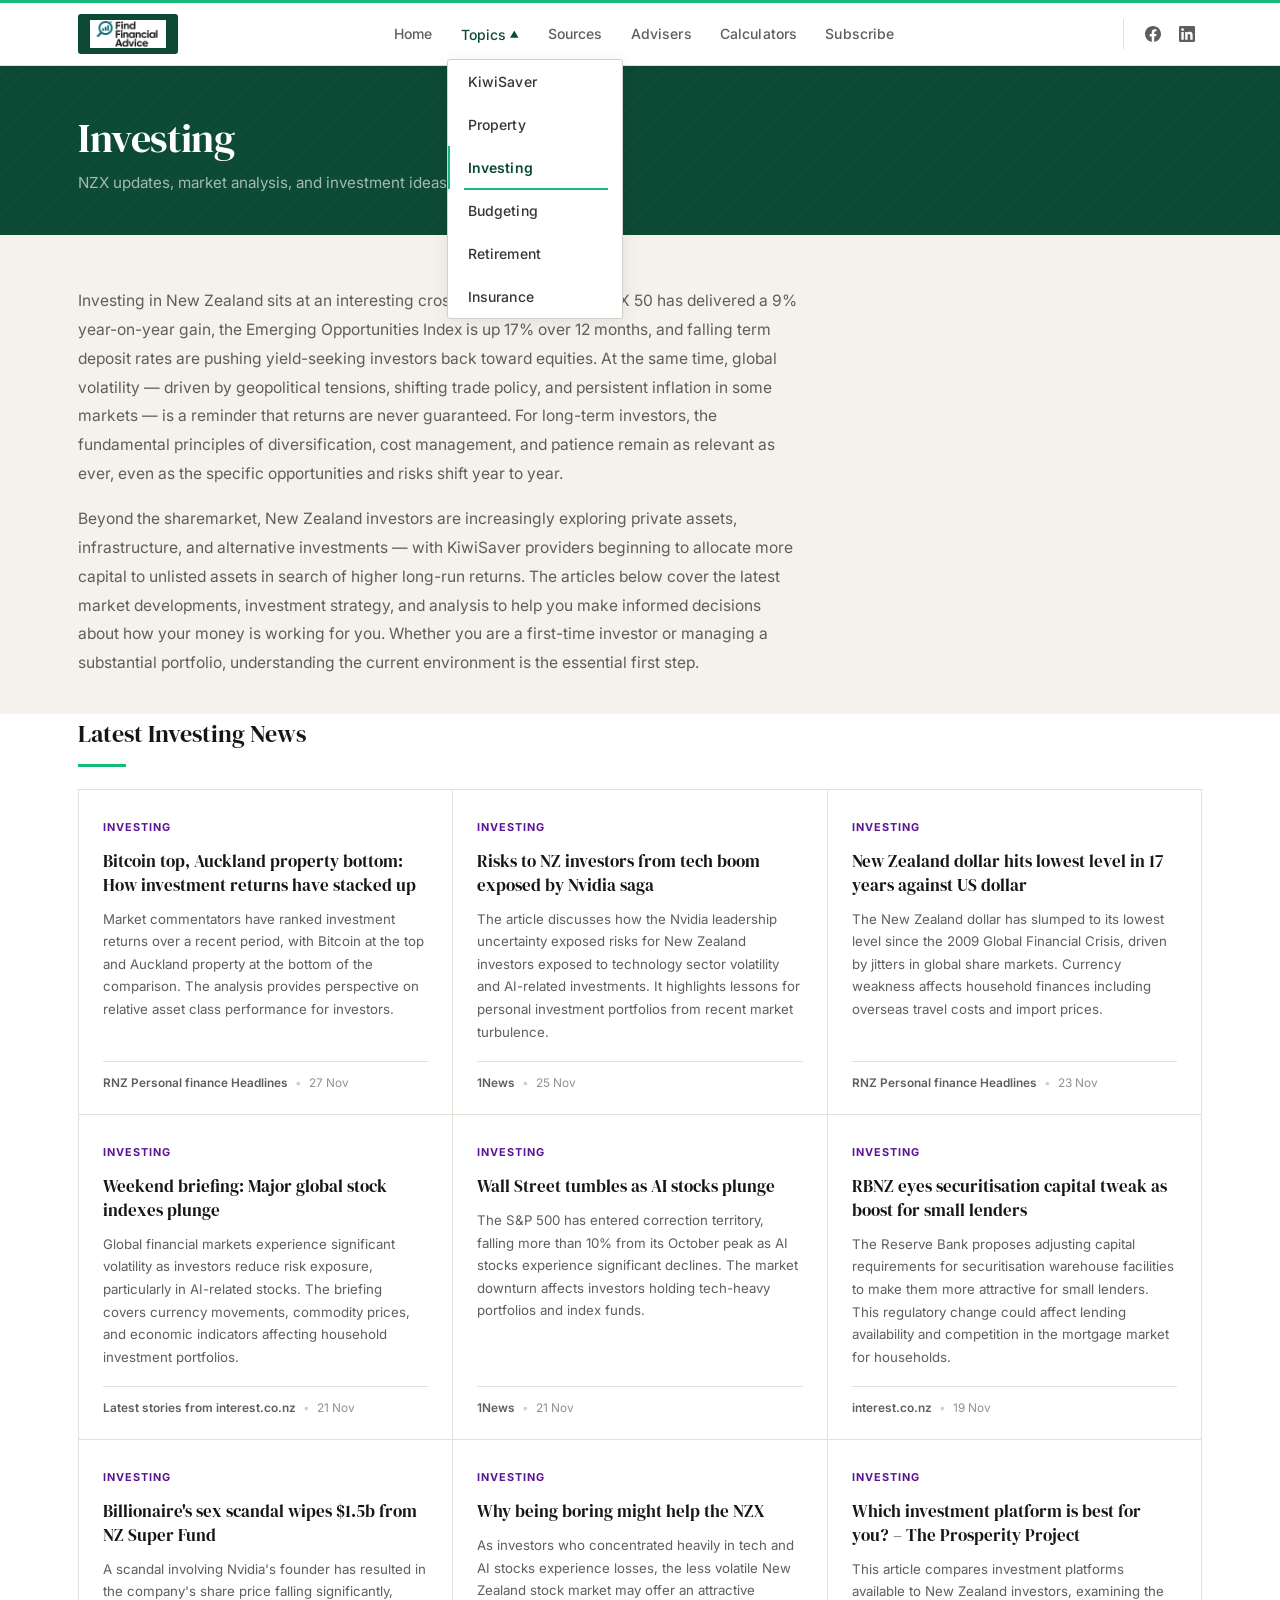
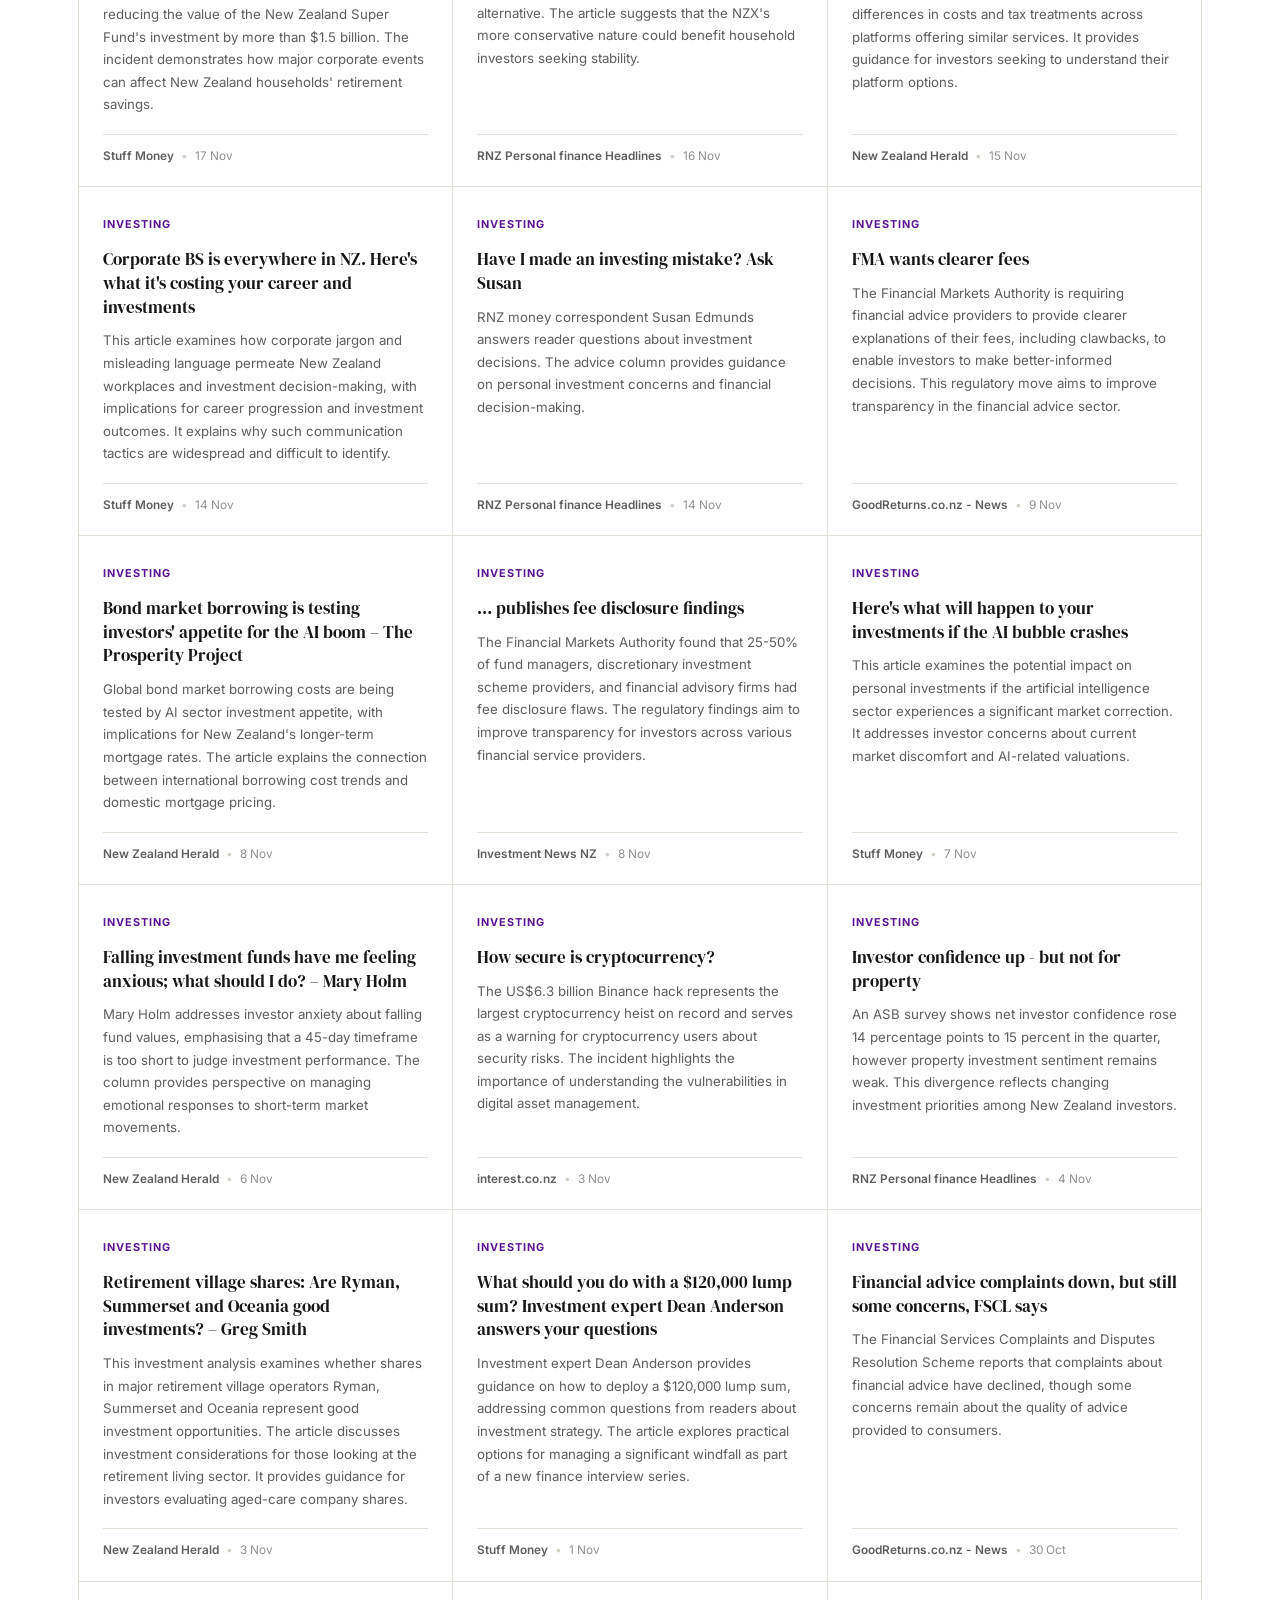
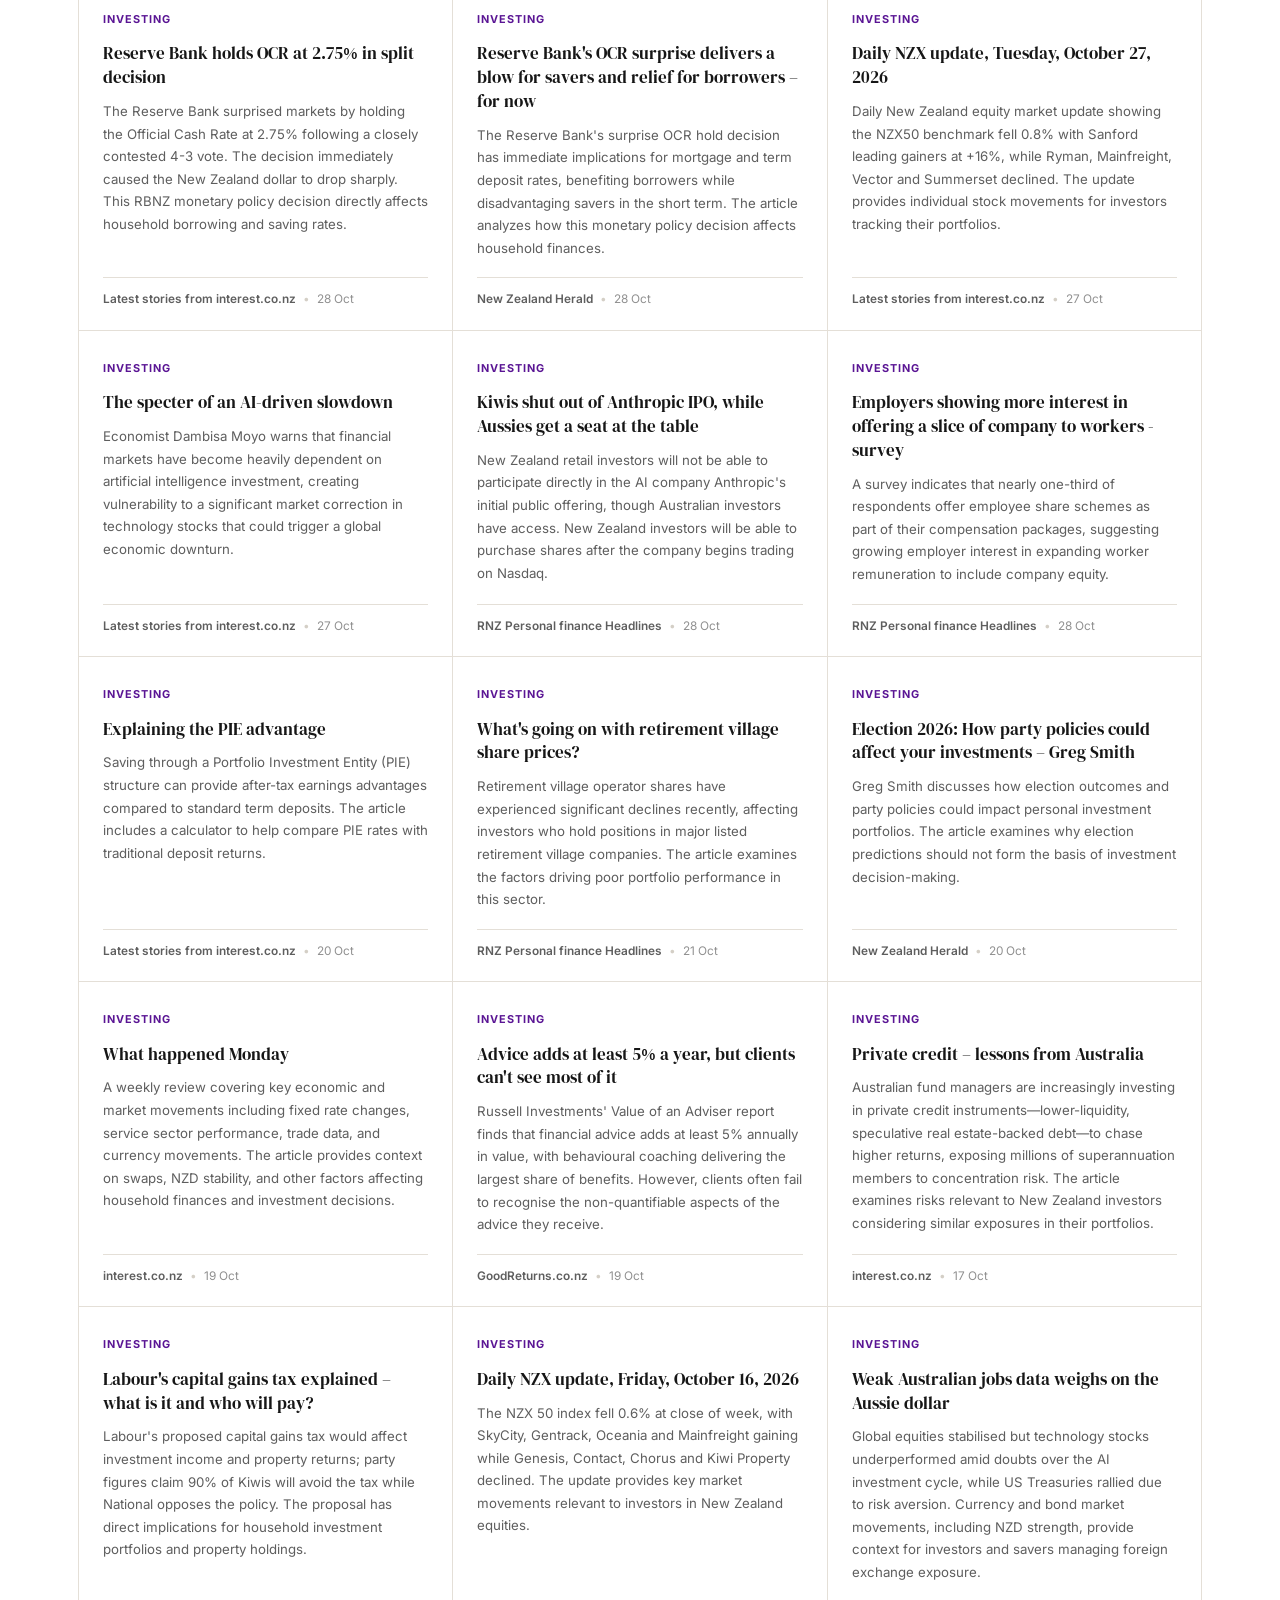
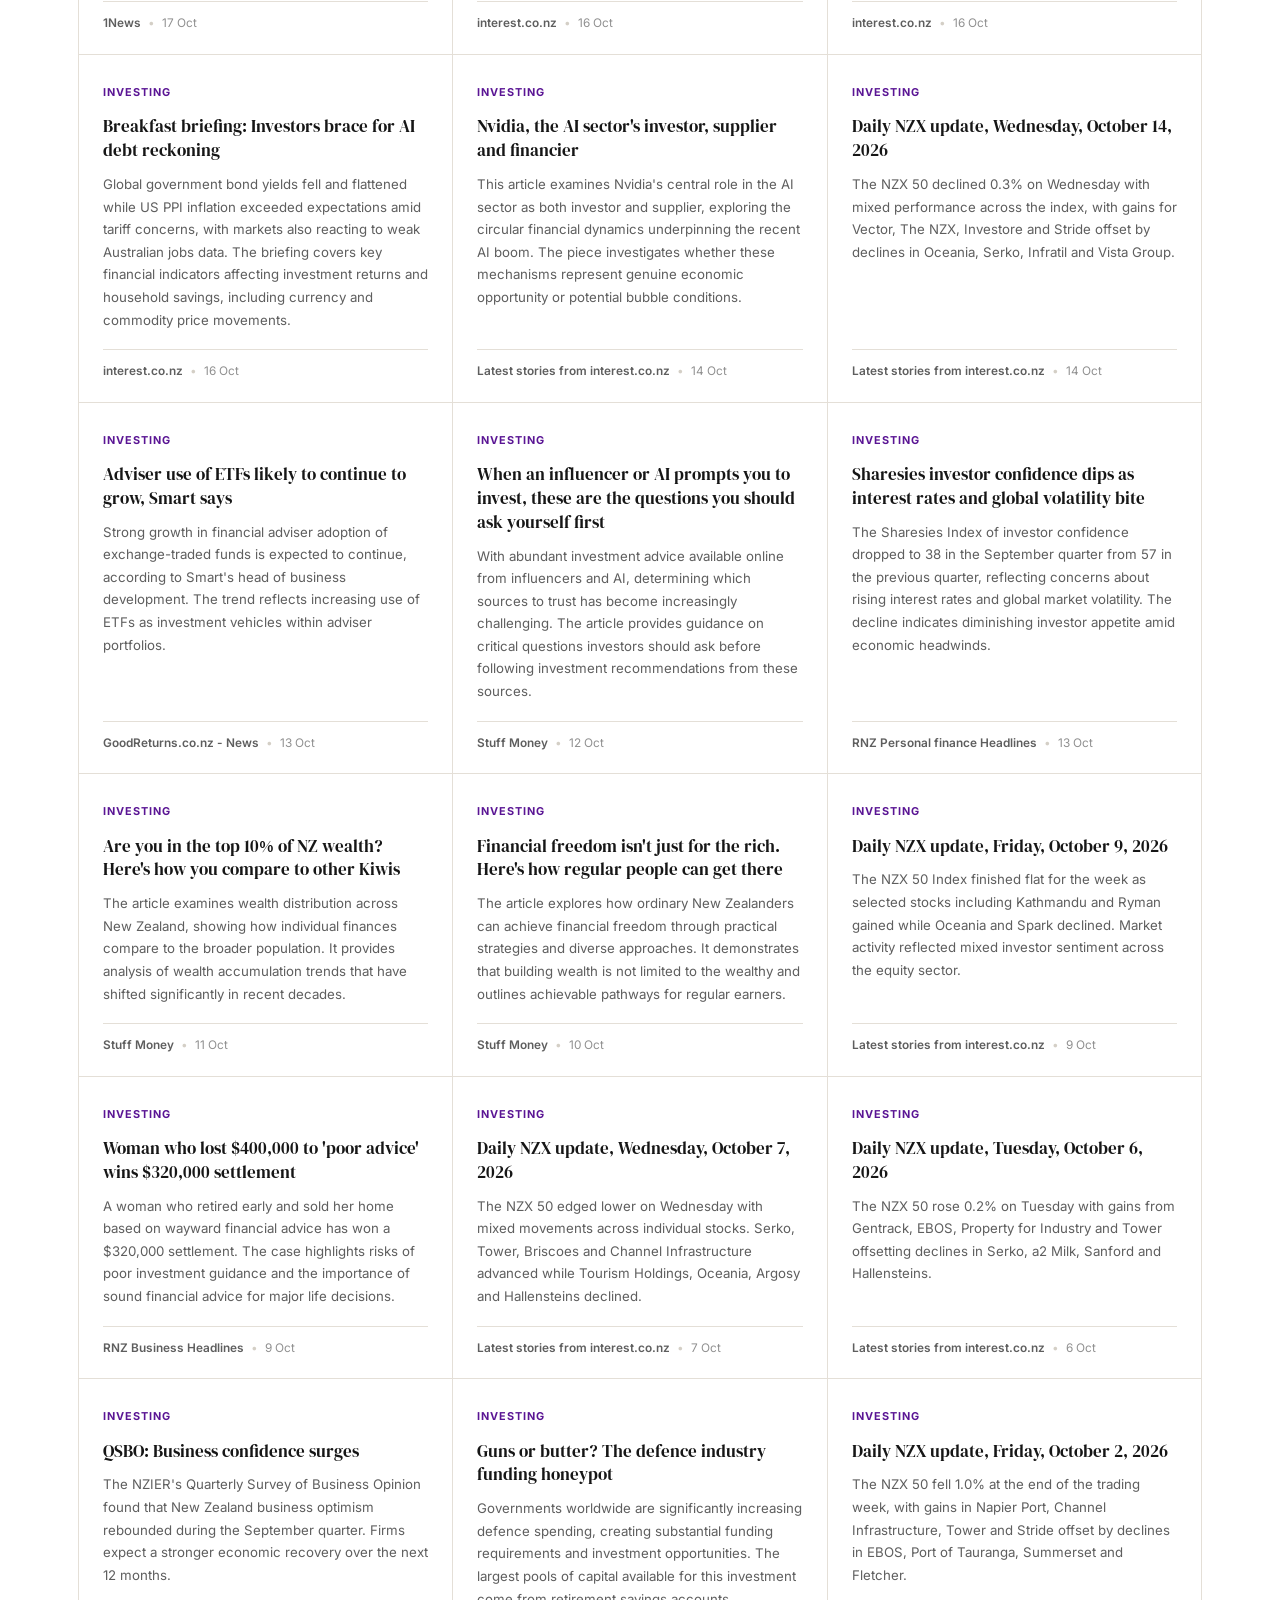
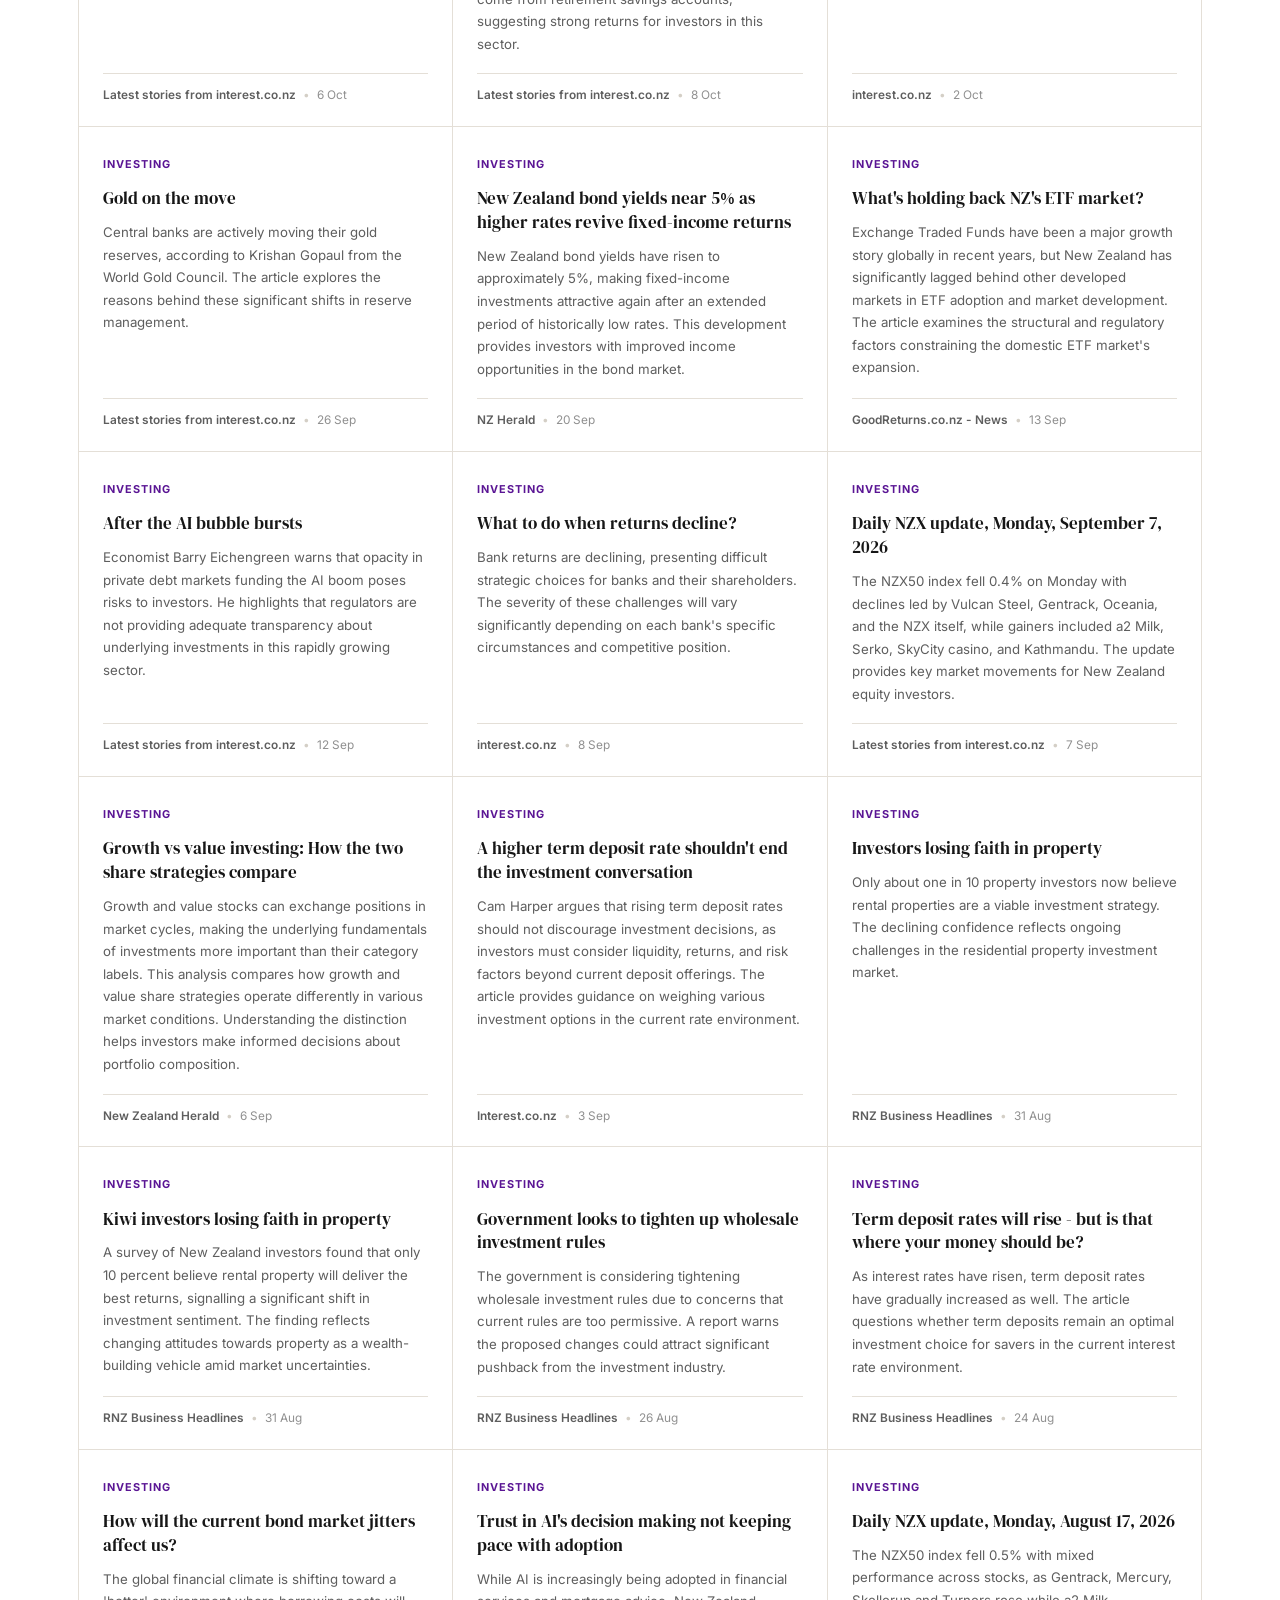
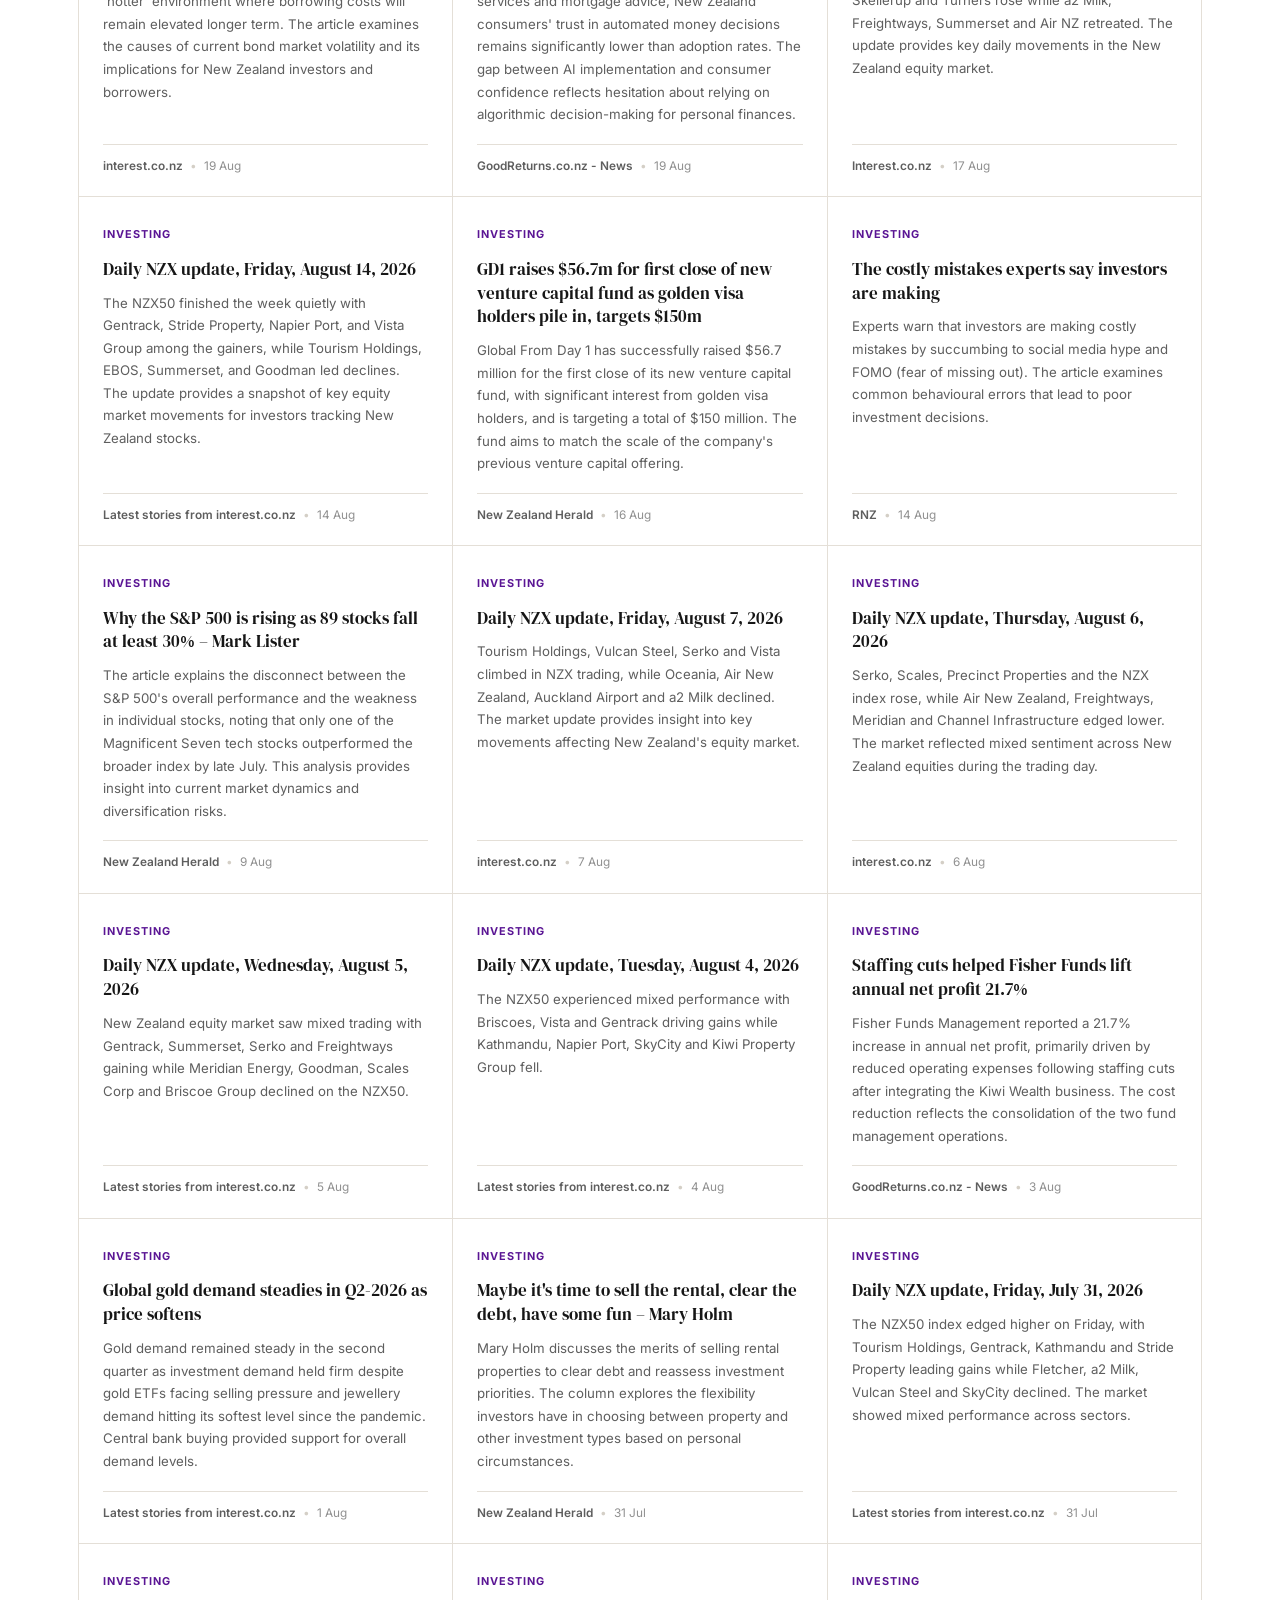
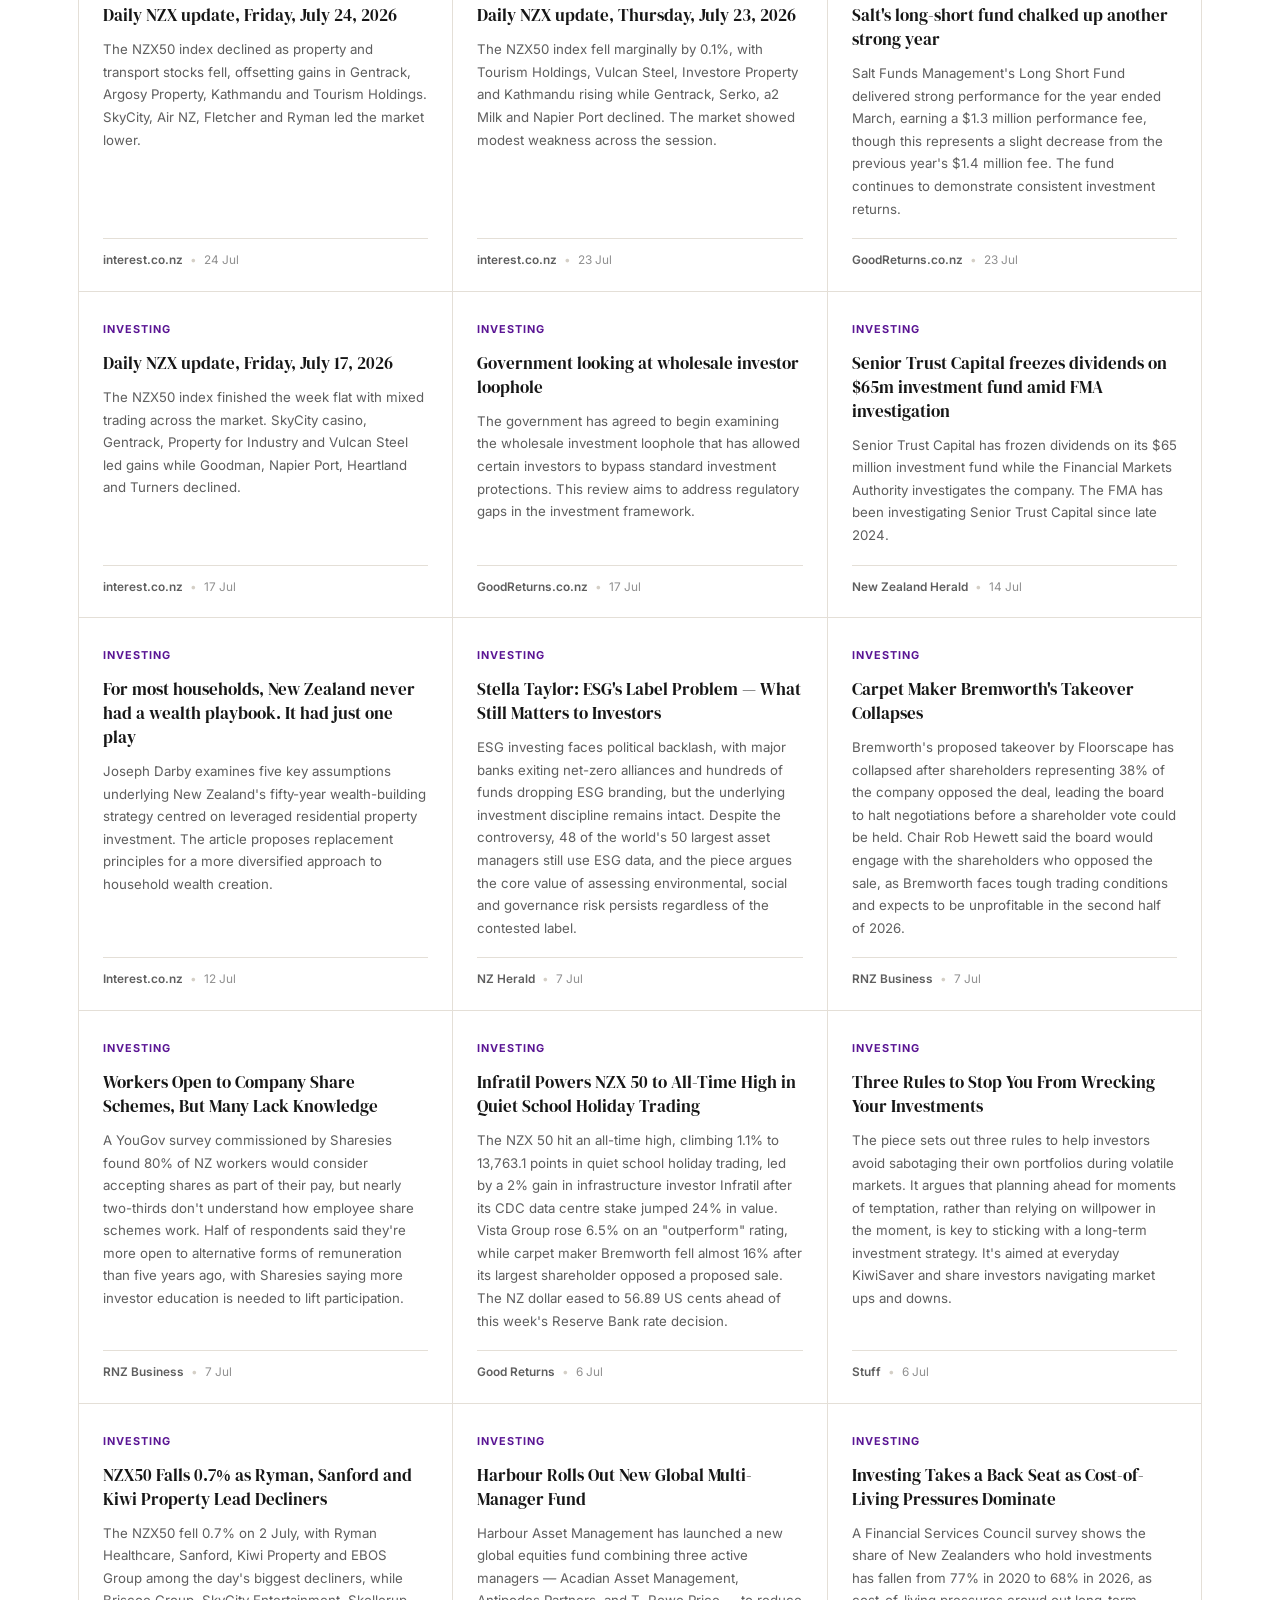
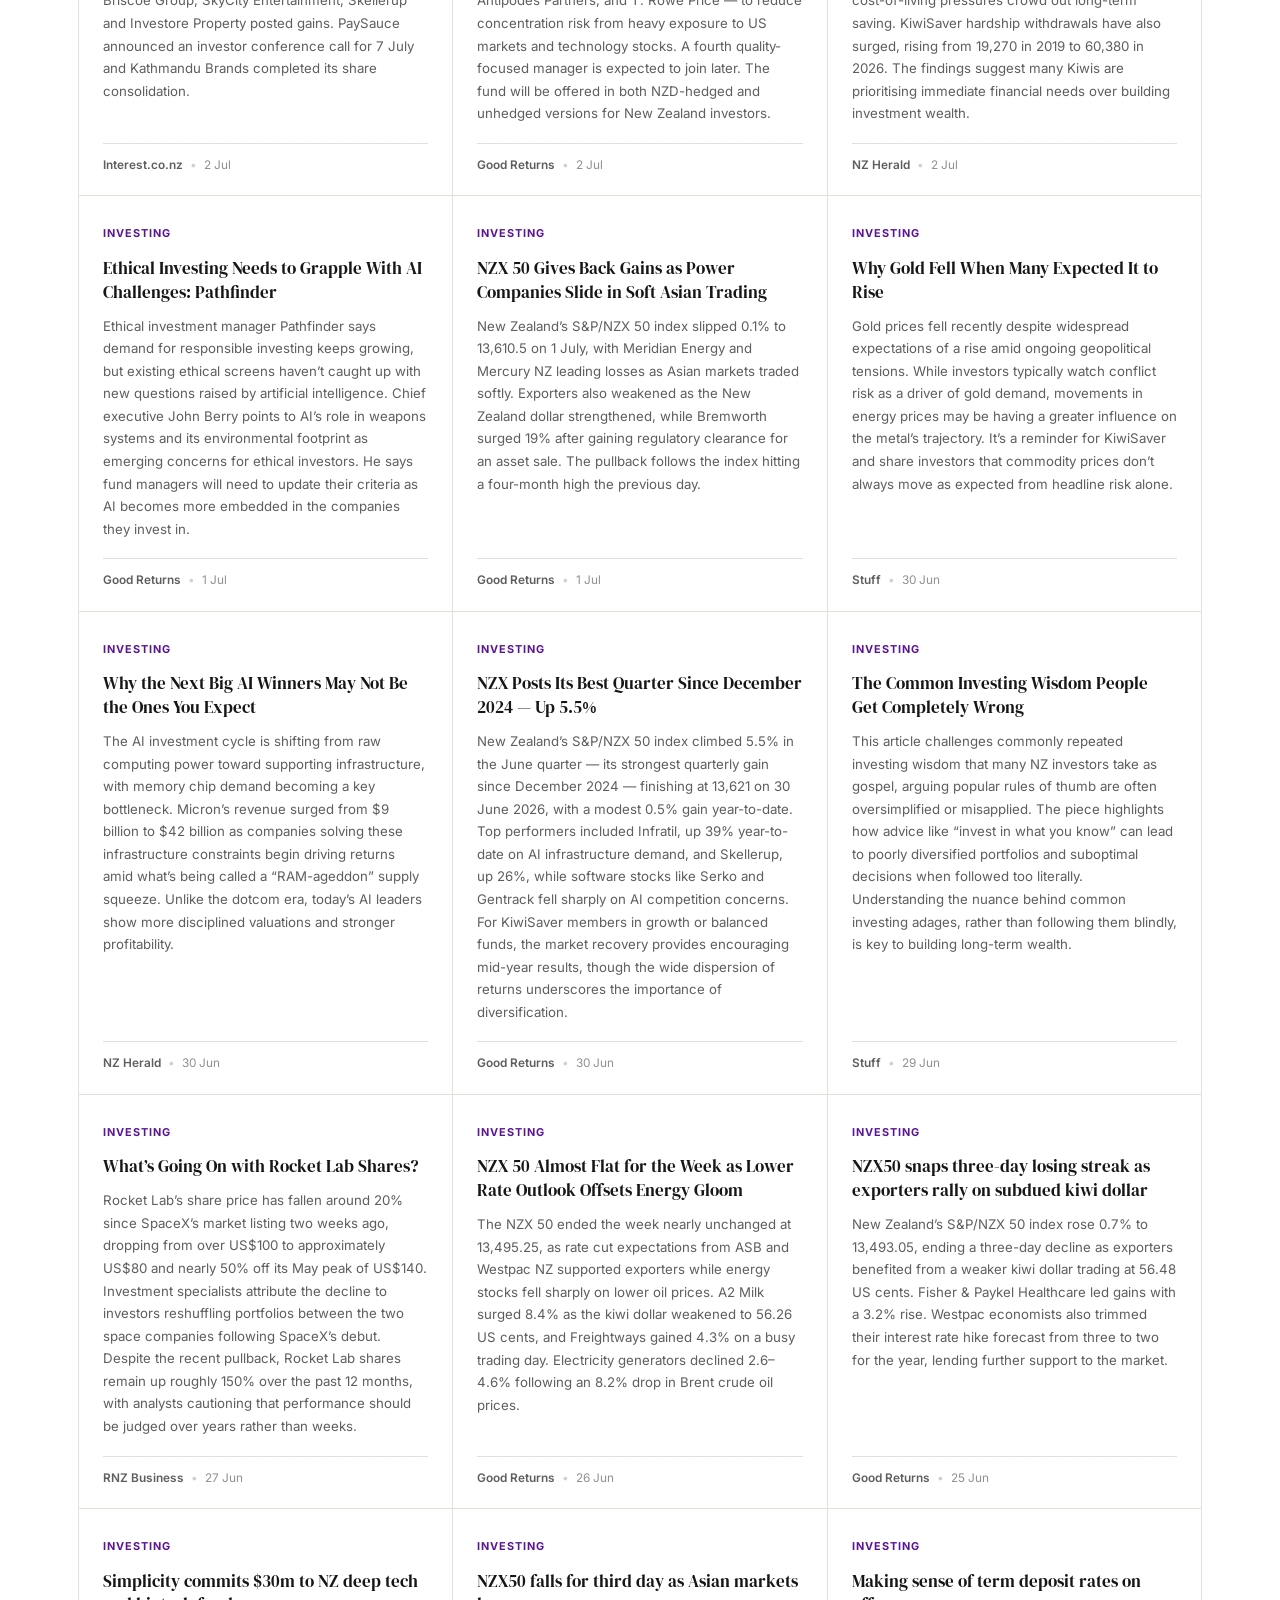
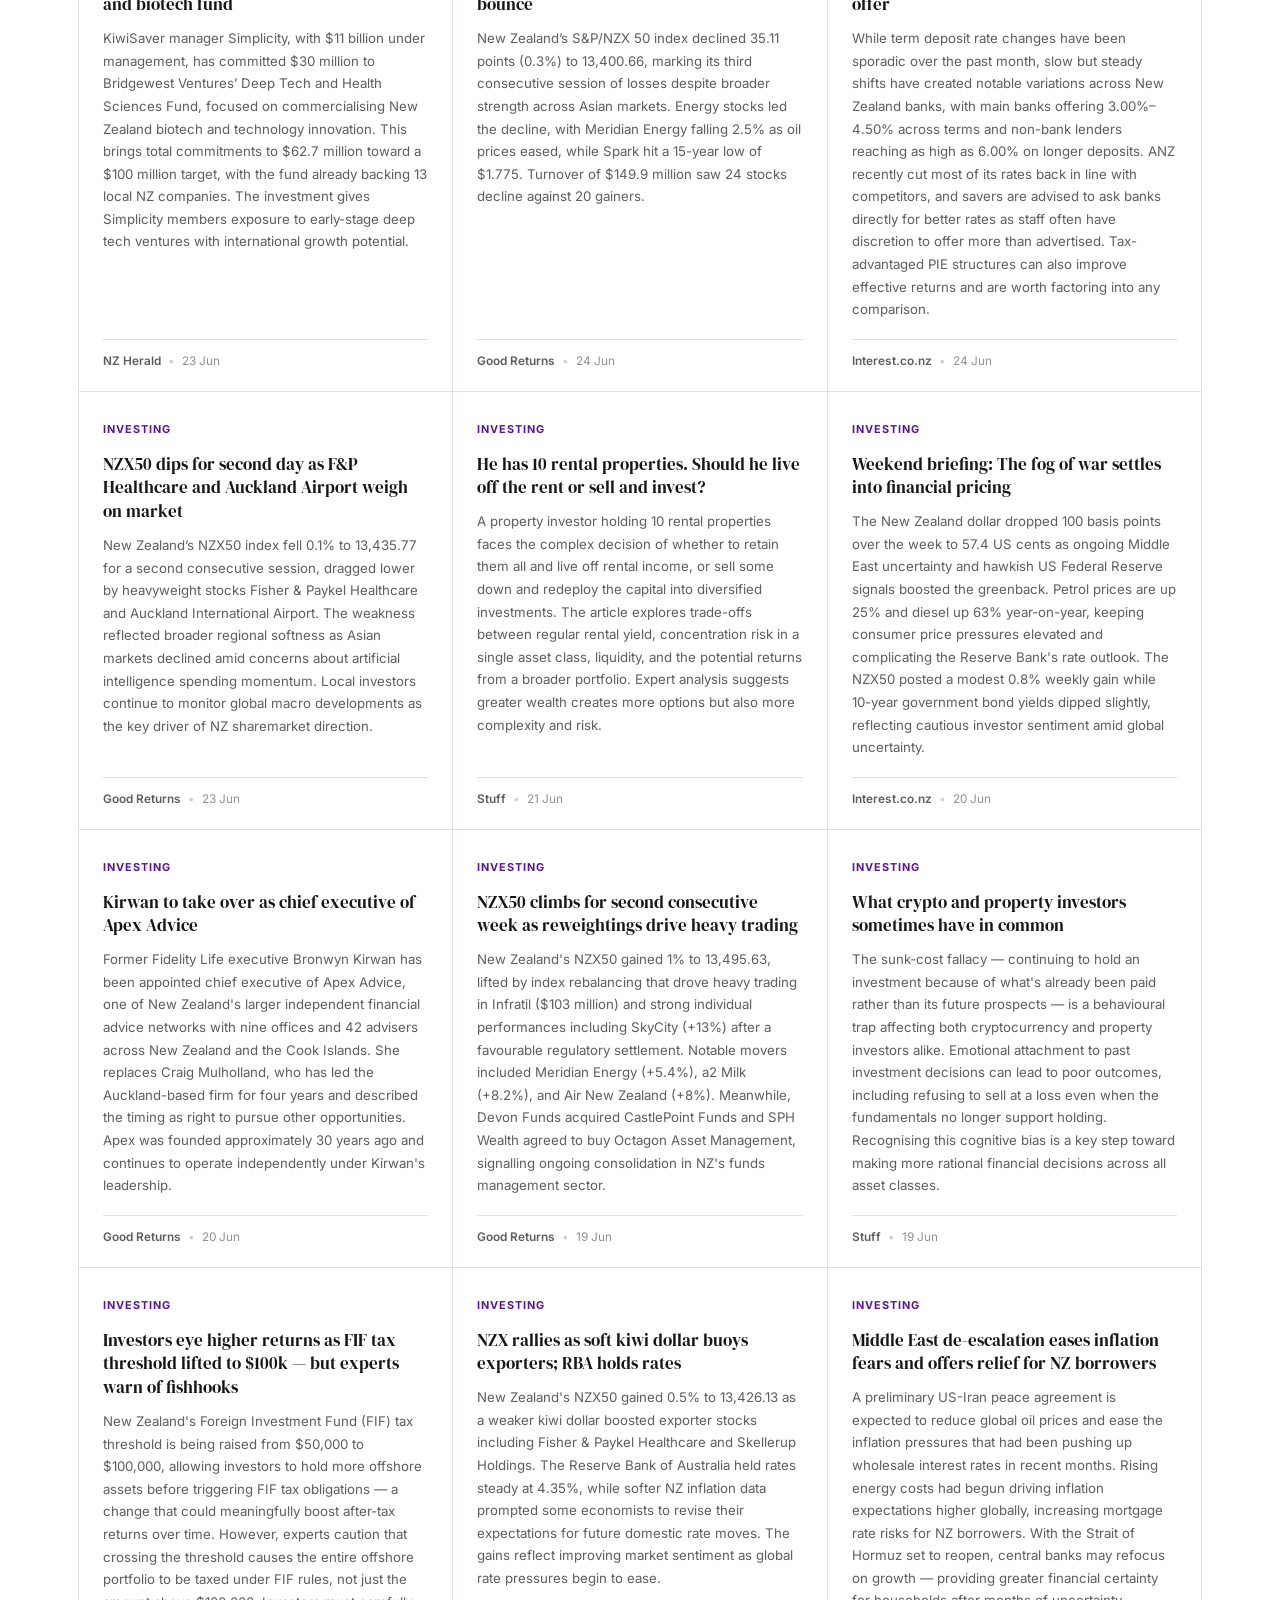
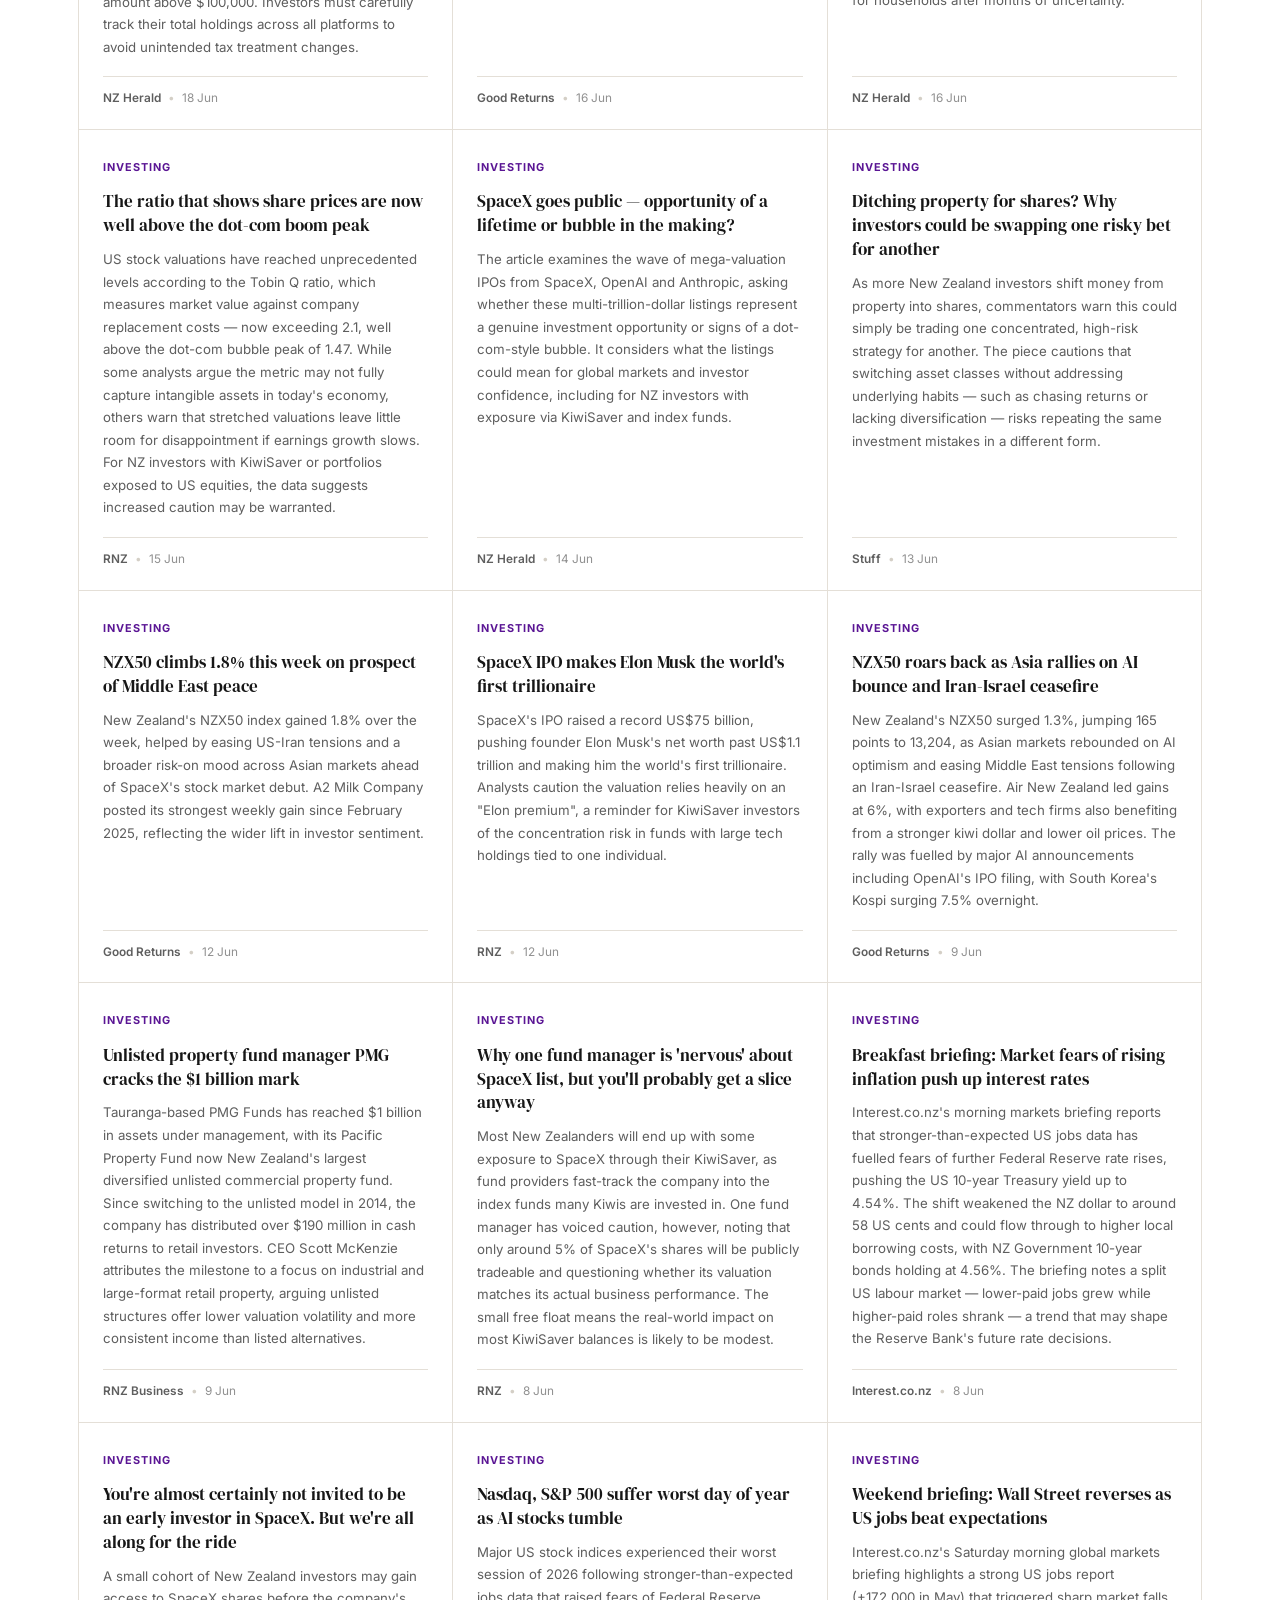
<file: investing.html>
<!DOCTYPE html>
<html lang="en-NZ">
<head>
  <meta charset="UTF-8">
  <meta name="viewport" content="width=device-width, initial-scale=1.0">
  <link rel="icon" type="image/png" href="/favicon-96x96.png" sizes="96x96" />
  <link rel="shortcut icon" href="/favicon.ico" />
  <link rel="apple-touch-icon" sizes="180x180" href="/apple-touch-icon.png" />
  <meta name="apple-mobile-web-app-title" content="Find Financial Advice NZ" />
  <meta name="application-name" content="Find Financial Advice NZ">
  <link rel="manifest" href="/site.webmanifest" />
  <meta name="description" content="New Zealand investing news and guides covering shares, managed funds, ETFs and more. Stay informed and build wealth with trusted NZ financial insights.">
  <title>Investing NZ – Shares, Funds & ETF Guides | Find Financial Advice NZ</title>
  <link rel="canonical" href="https://financialadvice.co.nz/investing">
  <link rel="stylesheet" href="styles.min.css">
  <!-- Google Tag Manager -->
  <script>(function(w,d,s,l,i){w[l]=w[l]||[];w[l].push({'gtm.start':
  new Date().getTime(),event:'gtm.js'});var f=d.getElementsByTagName(s)[0],
  j=d.createElement(s),dl=l!='dataLayer'?'&l='+l:'';j.async=true;j.src=
  'https://www.googletagmanager.com/gtm.js?id='+i+dl;f.parentNode.insertBefore(j,f);
  })(window,document,'script','dataLayer','GTM-PXX6WRRG');</script>
  <!-- End Google Tag Manager -->

  <!-- FAQ Schema for AEO -->
  <!-- Google tag (gtag.js) -->
  <script async src="https://www.googletagmanager.com/gtag/js?id=G-EKNTL9Q19B"></script>
  <script>
    window.dataLayer = window.dataLayer || [];
    function gtag(){dataLayer.push(arguments);}
    gtag('js', new Date());
    gtag('config', 'G-EKNTL9Q19B');
  </script>
  <!-- Open Graph -->
  <meta property="og:type"        content="website">
  <meta property="og:site_name"   content="Find Financial Advice NZ">
  <meta property="og:url"         content="https://financialadvice.co.nz/investing">
  <meta property="og:title"       content="Investing in NZ – Shares, Funds & ETF News">
  <meta property="og:description" content="Latest NZ investing news covering shares, managed funds, ETFs and portfolio strategy. Practical guidance for New Zealand investors at every stage.">
  <meta property="og:image"       content="https://i.postimg.cc/XvXzCPs9/FFA-og-image.jpg">
  <meta property="og:image:type"  content="image/jpeg">
  <meta property="og:image:width" content="1200">
  <meta property="og:image:height" content="630">
  <meta name="twitter:card"       content="summary_large_image">
  <meta name="twitter:title"      content="Investing in NZ – Shares, Funds & ETF News">
  <meta name="twitter:description" content="Latest NZ investing news covering shares, managed funds, ETFs and portfolio strategy. Practical guidance for New Zealand investors at every stage.">
  <meta name="twitter:image"      content="https://i.postimg.cc/XvXzCPs9/FFA-og-image.jpg">
  <meta property="og:locale"      content="en_NZ">
  <meta name="geo.region"         content="NZ">
  <meta name="language"           content="en-NZ">
  <meta name="robots"             content="index, follow">
  <meta name="theme-color"        content="#0d4a35">
  <link rel="preconnect" href="https://fonts.googleapis.com">
  <link rel="preconnect" href="https://fonts.gstatic.com" crossorigin>
  <link href="https://fonts.googleapis.com/css2?family=DM+Serif+Display:ital@0;1&family=Inter:wght@400;500;600;700&display=swap" rel="stylesheet" media="print" onload="this.media='all'">
  <noscript><link href="https://fonts.googleapis.com/css2?family=DM+Serif+Display:ital@0;1&family=Inter:wght@400;500;600;700&display=swap" rel="stylesheet"></noscript>
  <script type="application/ld+json">
{
  "@context": "https://schema.org",
  "@graph": [
    {
      "@type": "CollectionPage",
      "@id": "https://financialadvice.co.nz/investing#page",
      "url": "https://financialadvice.co.nz/investing",
      "name": "Investing in New Zealand – NZX, Shares & More",
      "description": "New Zealand investing news covering the NZX, shares, ETFs, and managed funds. Stay informed on market movements and investment options for Kiwi investors.",
      "isPartOf": { "@id": "https://financialadvice.co.nz/#website" },
      "about": { "@type": "Thing", "name": "Investing New Zealand" }
    },
    {
      "@type": "FAQPage",
      "@id": "https://financialadvice.co.nz/investing#faq",
      "mainEntity": [
        { "@type": "Question", "name": "How do I start investing in New Zealand?", "acceptedAnswer": { "@type": "Answer", "text": "New Zealanders can start investing through platforms like Sharesies, InvestNow, or Kernel, which allow you to invest in NZX-listed shares, ETFs, and managed funds with small amounts. KiwiSaver is also a form of managed investment and a good starting point for many investors. Before investing, it is worth understanding your risk tolerance, investment timeframe, and tax obligations — particularly the FIF (Foreign Investment Fund) rules that apply to overseas shares and the PIE tax regime for managed funds." } },
        { "@type": "Question", "name": "What is the NZX and how does it work?", "acceptedAnswer": { "@type": "Answer", "text": "The NZX is New Zealand's stock exchange, where shares in publicly listed New Zealand companies are bought and sold. The benchmark index is the S&P/NZX 50, which tracks the 50 largest companies listed on the exchange. As of May 2026, the NZX50 holds a 9% year-on-year gain, with dividend yields attracting renewed interest as term deposit rates fall. New Zealand investors can access the NZX through online brokers and investment platforms." } },
        { "@type": "Question", "name": "Are active or index funds better for New Zealand investors?", "acceptedAnswer": { "@type": "Answer", "text": "S&P Dow Jones Indices data shows that in 2025, 74% of global equity funds and 65% of domestic equity funds managed in New Zealand underperformed their benchmark indices. Over 10- and 15-year periods, all active funds underperformed. Index funds, which passively track a market index at lower cost, have generally outperformed active managers over longer periods. However, some argue active management may add value in specific market conditions or niche asset classes. The right choice depends on your goals, fees, and investment horizon." } },
        { "@type": "Question", "name": "What tax do I pay on investments in New Zealand?", "acceptedAnswer": { "@type": "Answer", "text": "Tax on investments in New Zealand depends on the type of investment. Dividends from NZ shares are taxed at your marginal income tax rate, with imputation credits often offsetting some liability. Investments in PIE (Portfolio Investment Entity) funds — including KiwiSaver and many managed funds — are taxed at your PIR rate (10.5%, 17.5%, or 28%). Overseas shares may be subject to the FIF (Foreign Investment Fund) rules if your total overseas share portfolio exceeds NZ$50,000. Capital gains on shares are generally not taxed in New Zealand unless you are trading with the intention of making a profit." } },
        { "@type": "Question", "name": "What is the FIF rule for overseas investments in New Zealand?", "acceptedAnswer": { "@type": "Answer", "text": "The FIF (Foreign Investment Fund) rule applies to New Zealand tax residents who hold overseas shares and managed funds with a total cost above NZ$50,000. Under FIF, you pay tax on a deemed return (typically 5% of the opening market value) each year, regardless of whether you actually receive income. This can create a tax obligation even when your investments have declined in value. KiwiSaver investments are exempt from FIF. If your overseas investments are below the $50,000 threshold, you only pay tax on dividends actually received." } }
      ]
    }
  ]
}
  </script>
  <!-- Meta Pixel Code -->
  <script>
  !function(f,b,e,v,n,t,s)
  {if(f.fbq)return;n=f.fbq=function(){n.callMethod?
  n.callMethod.apply(n,arguments):n.queue.push(arguments)};
  if(!f._fbq)f._fbq=n;n.push=n;n.loaded=!0;n.version='2.0';
  n.queue=[];t=b.createElement(e);t.async=!0;
  t.src=v;s=b.getElementsByTagName(e)[0];
  s.parentNode.insertBefore(t,s)}(window, document,'script',
  'https://connect.facebook.net/en_US/fbevents.js');
  fbq('init', '1661535551726233');
  fbq('track', 'PageView');
  </script>
  <noscript><img height="1" width="1" style="display:none"
  src="https://www.facebook.com/tr?id=1661535551726233&ev=PageView&noscript=1"
  /></noscript>
  <!-- End Meta Pixel Code -->
</head>
<body>
  <!-- Google Tag Manager (noscript) -->
  <noscript><iframe src="https://www.googletagmanager.com/ns.html?id=GTM-PXX6WRRG"
  height="0" width="0" style="display:none;visibility:hidden"></iframe></noscript>
  <!-- End Google Tag Manager (noscript) -->

<nav class="navbar">
  <div class="container">
    <a href="/" class="nav-logo">
      <div class="nav-logo-pill">
        <img src="Find%20Financial%20Advice%20Logo%2C%20wide%20R.png" alt="FindFinancialAdvice.co.nz" class="nav-logo-img">
      </div>
    </a>
    <button class="nav-toggle" aria-label="Toggle navigation" aria-expanded="false">&#9776;</button>
    <ul class="nav-links">
      <li><a href="/">Home</a></li>
      <li class="nav-dropdown">
        <button class="nav-dropdown-toggle open" aria-expanded="true" aria-haspopup="true">Topics <span class="nav-dropdown-arrow">&#9660;</span></button>
        <ul class="nav-dropdown-menu open">
          <li><a href="/kiwisaver">KiwiSaver</a></li>
          <li><a href="/property">Property</a></li>
          <li><a href="/investing" class="active">Investing</a></li>
          <li><a href="/budgeting">Budgeting</a></li>
          <li><a href="/retirement">Retirement</a></li>
          <li><a href="/insurance">Insurance</a></li>
        </ul>
      </li>
            <li><a href="/sources">Sources</a></li>
      <li><a href="/advisers">Advisers</a></li>
      <li><a href="/calculators">Calculators</a></li>
      <li><a href="/subscribe">Subscribe</a></li>
    </ul>
    <div class="nav-social">
      <a href="https://www.facebook.com/FindFinancialAdviceNZ" target="_blank" rel="noopener noreferrer" aria-label="Facebook">
        <svg viewBox="0 0 24 24" xmlns="http://www.w3.org/2000/svg"><path d="M24 12.073C24 5.405 18.627 0 12 0S0 5.405 0 12.073C0 18.1 4.388 23.094 10.125 24v-8.437H7.078v-3.49h3.047V9.41c0-3.025 1.792-4.697 4.533-4.697 1.312 0 2.686.235 2.686.235v2.97h-1.513c-1.491 0-1.956.93-1.956 1.886v2.268h3.328l-.532 3.49h-2.796V24C19.612 23.094 24 18.1 24 12.073z"/></svg>
      </a>
      <a href="https://www.linkedin.com/company/find-financial-advice-nz/posts/?feedView=all" target="_blank" rel="noopener noreferrer" aria-label="LinkedIn">
        <svg viewBox="0 0 24 24" xmlns="http://www.w3.org/2000/svg"><path d="M20.447 20.452h-3.554v-5.569c0-1.328-.027-3.037-1.852-3.037-1.853 0-2.136 1.445-2.136 2.939v5.667H9.351V9h3.414v1.561h.046c.477-.9 1.637-1.85 3.37-1.85 3.601 0 4.267 2.37 4.267 5.455v6.286zM5.337 7.433a2.062 2.062 0 01-2.063-2.065 2.064 2.064 0 112.063 2.065zm1.782 13.019H3.555V9h3.564v11.452zM22.225 0H1.771C.792 0 0 .774 0 1.729v20.542C0 23.227.792 24 1.771 24h20.451C23.2 24 24 23.227 24 22.271V1.729C24 .774 23.2 0 22.222 0h.003z"/></svg>
      </a>
    </div>
  </div>
</nav>

<div class="page-header">
  <div class="container">
    <h1>Investing</h1>
    <p>NZX updates, market analysis, and investment ideas for New Zealanders</p>
  </div>
</div>

<section class="category-intro section">
  <div class="container">
    <div class="category-intro-body">
      <p>Investing in New Zealand sits at an interesting crossroads in 2026. The NZX 50 has delivered a 9% year-on-year gain, the Emerging Opportunities Index is up 17% over 12 months, and falling term deposit rates are pushing yield-seeking investors back toward equities. At the same time, global volatility — driven by geopolitical tensions, shifting trade policy, and persistent inflation in some markets — is a reminder that returns are never guaranteed. For long-term investors, the fundamental principles of diversification, cost management, and patience remain as relevant as ever, even as the specific opportunities and risks shift year to year.</p>
      <p>Beyond the sharemarket, New Zealand investors are increasingly exploring private assets, infrastructure, and alternative investments — with KiwiSaver providers beginning to allocate more capital to unlisted assets in search of higher long-run returns. The articles below cover the latest market developments, investment strategy, and analysis to help you make informed decisions about how your money is working for you. Whether you are a first-time investor or managing a substantial portfolio, understanding the current environment is the essential first step.</p>
    </div>
  </div>
</section>

<section class="section bg-light" style="padding-top:0">
  <div class="container">
    <h2 class="grid-heading">Latest Investing News</h2>
    <div class="news-grid">
      <div class="news-card" data-category="investing">
        <div class="news-card-tag"><span class="tag tag-investing">Investing</span></div>
        <h3><a href="https://www.rnz.co.nz/news/personal-finance/2804066/bitcoin-top-auckland-property-bottom-how-investment-returns-have-stacked-up" target="_blank" rel="noopener">Bitcoin top, Auckland property bottom: How investment returns have stacked up</a></h3>
        <p class="news-card-summary">Market commentators have ranked investment returns over a recent period, with Bitcoin at the top and Auckland property at the bottom of the comparison. The analysis provides perspective on relative asset class performance for investors.</p>
        <div class="news-card-meta">
          <span class="source"><a href="https://www.rnz.co.nz/news/personal-finance" target="_blank" rel="noopener">RNZ Personal finance Headlines</a></span>
          <span class="sep">&bull;</span><span>27 Nov</span>
        </div>
      </div>
      <div class="news-card" data-category="investing">
        <div class="news-card-tag"><span class="tag tag-investing">Investing</span></div>
        <h3><a href="https://www.1news.co.nz/2026/11/25/risks-to-nz-investors-from-tech-boom-exposed-by-nvidia-saga/" target="_blank" rel="noopener">Risks to NZ investors from tech boom exposed by Nvidia saga</a></h3>
        <p class="news-card-summary">The article discusses how the Nvidia leadership uncertainty exposed risks for New Zealand investors exposed to technology sector volatility and AI-related investments. It highlights lessons for personal investment portfolios from recent market turbulence.</p>
        <div class="news-card-meta">
          <span class="source"><a href="https://www.1news.co.nz" target="_blank" rel="noopener">1News</a></span>
          <span class="sep">&bull;</span><span>25 Nov</span>
        </div>
      </div>
      <div class="news-card" data-category="investing">
        <div class="news-card-tag"><span class="tag tag-investing">Investing</span></div>
        <h3><a href="https://www.rnz.co.nz/news/business/2745496/new-zealand-dollar-hits-lowest-level-in-17-years-against-us-dollar" target="_blank" rel="noopener">New Zealand dollar hits lowest level in 17 years against US dollar</a></h3>
        <p class="news-card-summary">The New Zealand dollar has slumped to its lowest level since the 2009 Global Financial Crisis, driven by jitters in global share markets. Currency weakness affects household finances including overseas travel costs and import prices.</p>
        <div class="news-card-meta">
          <span class="source"><a href="https://www.rnz.co.nz/news/personal-finance" target="_blank" rel="noopener">RNZ Personal finance Headlines</a></span>
          <span class="sep">&bull;</span><span>23 Nov</span>
        </div>
      </div>
      <div class="news-card" data-category="investing">
        <div class="news-card-tag"><span class="tag tag-investing">Investing</span></div>
        <h3><a href="https://www.interest.co.nz/economy/141173/financial-and-commodity-markets-shudder-investors-rush-away-risk-especially-ai-risk" target="_blank" rel="noopener">Weekend briefing: Major global stock indexes plunge</a></h3>
        <p class="news-card-summary">Global financial markets experience significant volatility as investors reduce risk exposure, particularly in AI-related stocks. The briefing covers currency movements, commodity prices, and economic indicators affecting household investment portfolios.</p>
        <div class="news-card-meta">
          <span class="source"><a href="https://www.interest.co.nz/" target="_blank" rel="noopener">Latest stories from interest.co.nz</a></span>
          <span class="sep">&bull;</span><span>21 Nov</span>
        </div>
      </div>
      <div class="news-card" data-category="investing">
        <div class="news-card-tag"><span class="tag tag-investing">Investing</span></div>
        <h3><a href="https://www.1news.co.nz/2026/11/21/wall-street-tumbles-as-ai-stocks-plunge/" target="_blank" rel="noopener">Wall Street tumbles as AI stocks plunge</a></h3>
        <p class="news-card-summary">The S&amp;P 500 has entered correction territory, falling more than 10% from its October peak as AI stocks experience significant declines. The market downturn affects investors holding tech-heavy portfolios and index funds.</p>
        <div class="news-card-meta">
          <span class="source"><a href="https://www.1news.co.nz" target="_blank" rel="noopener">1News</a></span>
          <span class="sep">&bull;</span><span>21 Nov</span>
        </div>
      </div>
      <div class="news-card" data-category="investing">
        <div class="news-card-tag"><span class="tag tag-investing">Investing</span></div>
        <h3><a href="https://www.interest.co.nz/banking/141132/reserve-bank-says-change-capital-requirement-securitisation-warehouse-facilities" target="_blank" rel="noopener">RBNZ eyes securitisation capital tweak as boost for small lenders</a></h3>
        <p class="news-card-summary">The Reserve Bank proposes adjusting capital requirements for securitisation warehouse facilities to make them more attractive for small lenders. This regulatory change could affect lending availability and competition in the mortgage market for households.</p>
        <div class="news-card-meta">
          <span class="source"><a href="https://www.interest.co.nz/" target="_blank" rel="noopener">interest.co.nz</a></span>
          <span class="sep">&bull;</span><span>19 Nov</span>
        </div>
      </div>
      <div class="news-card" data-category="investing">
        <div class="news-card-tag"><span class="tag tag-investing">Investing</span></div>
        <h3><a href="https://www.stuff.co.nz/money/361060377/hero-zero-nvidia-scandal-wipes-15-billion-nz-super-fund-investment" target="_blank" rel="noopener">Billionaire's sex scandal wipes $1.5b from NZ Super Fund</a></h3>
        <p class="news-card-summary">A scandal involving Nvidia's founder has resulted in the company's share price falling significantly, reducing the value of the New Zealand Super Fund's investment by more than $1.5 billion. The incident demonstrates how major corporate events can affect New Zealand households' retirement savings.</p>
        <div class="news-card-meta">
          <span class="source"><a href="https://www.stuff.co.nz/money" target="_blank" rel="noopener">Stuff Money</a></span>
          <span class="sep">&bull;</span><span>17 Nov</span>
        </div>
      </div>
      <div class="news-card" data-category="investing">
        <div class="news-card-tag"><span class="tag tag-investing">Investing</span></div>
        <h3><a href="https://www.rnz.co.nz/news/business/2618311/why-being-boring-might-help-the-nzx" target="_blank" rel="noopener">Why being boring might help the NZX</a></h3>
        <p class="news-card-summary">As investors who concentrated heavily in tech and AI stocks experience losses, the less volatile New Zealand stock market may offer an attractive alternative. The article suggests that the NZX's more conservative nature could benefit household investors seeking stability.</p>
        <div class="news-card-meta">
          <span class="source"><a href="https://www.rnz.co.nz/news/personal-finance" target="_blank" rel="noopener">RNZ Personal finance Headlines</a></span>
          <span class="sep">&bull;</span><span>16 Nov</span>
        </div>
      </div>
      <div class="news-card" data-category="investing">
        <div class="news-card-tag"><span class="tag tag-investing">Investing</span></div>
        <h3><a href="https://www.nzherald.co.nz/business/which-investment-platform-is-best-for-you-the-prosperity-project/QH42NQSR2BHSPNSBA7D76C75YE/" target="_blank" rel="noopener">Which investment platform is best for you? – The Prosperity Project</a></h3>
        <p class="news-card-summary">This article compares investment platforms available to New Zealand investors, examining the differences in costs and tax treatments across platforms offering similar services. It provides guidance for investors seeking to understand their platform options.</p>
        <div class="news-card-meta">
          <span class="source"><a href="https://www.nzherald.co.nz" target="_blank" rel="noopener">New Zealand Herald</a></span>
          <span class="sep">&bull;</span><span>15 Nov</span>
        </div>
      </div>
      <div class="news-card" data-category="investing">
        <div class="news-card-tag"><span class="tag tag-investing">Investing</span></div>
        <h3><a href="https://www.stuff.co.nz/money/361058992/corporate-bs-everywhere-nz-heres-what-its-costing-your-career-and-investments" target="_blank" rel="noopener">Corporate BS is everywhere in NZ. Here's what it's costing your career and investments</a></h3>
        <p class="news-card-summary">This article examines how corporate jargon and misleading language permeate New Zealand workplaces and investment decision-making, with implications for career progression and investment outcomes. It explains why such communication tactics are widespread and difficult to identify.</p>
        <div class="news-card-meta">
          <span class="source"><a href="https://www.stuff.co.nz/money" target="_blank" rel="noopener">Stuff Money</a></span>
          <span class="sep">&bull;</span><span>14 Nov</span>
        </div>
      </div>
      <div class="news-card" data-category="investing">
        <div class="news-card-tag"><span class="tag tag-investing">Investing</span></div>
        <h3><a href="https://www.rnz.co.nz/news/personal-finance/2591248/have-i-made-an-investing-mistake-ask-susan" target="_blank" rel="noopener">Have I made an investing mistake? Ask Susan</a></h3>
        <p class="news-card-summary">RNZ money correspondent Susan Edmunds answers reader questions about investment decisions. The advice column provides guidance on personal investment concerns and financial decision-making.</p>
        <div class="news-card-meta">
          <span class="source"><a href="https://www.rnz.co.nz/news/personal-finance" target="_blank" rel="noopener">RNZ Personal finance Headlines</a></span>
          <span class="sep">&bull;</span><span>14 Nov</span>
        </div>
      </div>
      <div class="news-card" data-category="investing">
        <div class="news-card-tag"><span class="tag tag-investing">Investing</span></div>
        <h3><a href="https://www.goodreturns.co.nz/article/fma-wants-clearer-fees?utm_source=GR&utm_medium=rss&utm_campaign=FMA%20wants%20clearer%20fees" target="_blank" rel="noopener">FMA wants clearer fees</a></h3>
        <p class="news-card-summary">The Financial Markets Authority is requiring financial advice providers to provide clearer explanations of their fees, including clawbacks, to enable investors to make better-informed decisions. This regulatory move aims to improve transparency in the financial advice sector.</p>
        <div class="news-card-meta">
          <span class="source"><a href="https://www.goodreturns.co.nz/rss/news.xml" target="_blank" rel="noopener">GoodReturns.co.nz - News</a></span>
          <span class="sep">&bull;</span><span>9 Nov</span>
        </div>
      </div>
      <div class="news-card" data-category="investing">
        <div class="news-card-tag"><span class="tag tag-investing">Investing</span></div>
        <h3><a href="https://www.nzherald.co.nz/business/bond-market-borrowing-is-testing-investors-appetite-for-the-ai-boom-the-prosperity-project/L6GRVVQIUZALLN7EEPLWIU5ET4/" target="_blank" rel="noopener">Bond market borrowing is testing investors' appetite for the AI boom – The Prosperity Project</a></h3>
        <p class="news-card-summary">Global bond market borrowing costs are being tested by AI sector investment appetite, with implications for New Zealand's longer-term mortgage rates. The article explains the connection between international borrowing cost trends and domestic mortgage pricing.</p>
        <div class="news-card-meta">
          <span class="source"><a href="https://www.nzherald.co.nz" target="_blank" rel="noopener">New Zealand Herald</a></span>
          <span class="sep">&bull;</span><span>8 Nov</span>
        </div>
      </div>
      <div class="news-card" data-category="investing">
        <div class="news-card-tag"><span class="tag tag-investing">Investing</span></div>
        <h3><a href="https://investmentnews.co.nz/investment-news/publishes-fee-disclosure-findings/?utm_source=rss&utm_medium=rss&utm_campaign=publishes-fee-disclosure-findings" target="_blank" rel="noopener">… publishes fee disclosure findings</a></h3>
        <p class="news-card-summary">The Financial Markets Authority found that 25-50% of fund managers, discretionary investment scheme providers, and financial advisory firms had fee disclosure flaws. The regulatory findings aim to improve transparency for investors across various financial service providers.</p>
        <div class="news-card-meta">
          <span class="source"><a href="https://investmentnews.co.nz" target="_blank" rel="noopener">Investment News NZ</a></span>
          <span class="sep">&bull;</span><span>8 Nov</span>
        </div>
      </div>
      <div class="news-card" data-category="investing">
        <div class="news-card-tag"><span class="tag tag-investing">Investing</span></div>
        <h3><a href="https://www.stuff.co.nz/money/361055947/heres-what-will-happen-your-investments-if-ai-bubble-crashes" target="_blank" rel="noopener">Here's what will happen to your investments if the AI bubble crashes</a></h3>
        <p class="news-card-summary">This article examines the potential impact on personal investments if the artificial intelligence sector experiences a significant market correction. It addresses investor concerns about current market discomfort and AI-related valuations.</p>
        <div class="news-card-meta">
          <span class="source"><a href="https://www.stuff.co.nz/money" target="_blank" rel="noopener">Stuff Money</a></span>
          <span class="sep">&bull;</span><span>7 Nov</span>
        </div>
      </div>
      <div class="news-card" data-category="investing">
        <div class="news-card-tag"><span class="tag tag-investing">Investing</span></div>
        <h3><a href="https://www.nzherald.co.nz/business/personal-finance/investment/falling-investment-funds-have-me-feeling-anxious-what-should-i-do-mary-holm/premium/T5EXWFSVJBCILJRWZYL47XGQSM/" target="_blank" rel="noopener">Falling investment funds have me feeling anxious; what should I do? – Mary Holm</a></h3>
        <p class="news-card-summary">Mary Holm addresses investor anxiety about falling fund values, emphasising that a 45-day timeframe is too short to judge investment performance. The column provides perspective on managing emotional responses to short-term market movements.</p>
        <div class="news-card-meta">
          <span class="source"><a href="https://www.nzherald.co.nz" target="_blank" rel="noopener">New Zealand Herald</a></span>
          <span class="sep">&bull;</span><span>6 Nov</span>
        </div>
      </div>
      <div class="news-card" data-category="investing">
        <div class="news-card-tag"><span class="tag tag-investing">Investing</span></div>
        <h3><a href="https://www.interest.co.nz/personal-finance/140935/us63-billion-binance-hack-biggest-heist-ever-%E2%80%93-it-should-be-wake-call" target="_blank" rel="noopener">How secure is cryptocurrency?</a></h3>
        <p class="news-card-summary">The US$6.3 billion Binance hack represents the largest cryptocurrency heist on record and serves as a warning for cryptocurrency users about security risks. The incident highlights the importance of understanding the vulnerabilities in digital asset management.</p>
        <div class="news-card-meta">
          <span class="source"><a href="https://www.interest.co.nz/" target="_blank" rel="noopener">interest.co.nz</a></span>
          <span class="sep">&bull;</span><span>3 Nov</span>
        </div>
      </div>
      <div class="news-card" data-category="investing">
        <div class="news-card-tag"><span class="tag tag-investing">Investing</span></div>
        <h3><a href="https://www.rnz.co.nz/news/personal-finance/2327982/investor-confidence-up-but-not-for-property" target="_blank" rel="noopener">Investor confidence up - but not for property</a></h3>
        <p class="news-card-summary">An ASB survey shows net investor confidence rose 14 percentage points to 15 percent in the quarter, however property investment sentiment remains weak. This divergence reflects changing investment priorities among New Zealand investors.</p>
        <div class="news-card-meta">
          <span class="source"><a href="https://www.rnz.co.nz/news/personal-finance" target="_blank" rel="noopener">RNZ Personal finance Headlines</a></span>
          <span class="sep">&bull;</span><span>4 Nov</span>
        </div>
      </div>
      <div class="news-card" data-category="investing">
        <div class="news-card-tag"><span class="tag tag-investing">Investing</span></div>
        <h3><a href="https://www.nzherald.co.nz/business/companies/aged-care/retirement-village-shares-are-ryman-summerset-and-oceania-good-investments-greg-smith/7GGNEFRQENBMDPJYH7PCQR547U/" target="_blank" rel="noopener">Retirement village shares: Are Ryman, Summerset and Oceania good investments? – Greg Smith</a></h3>
        <p class="news-card-summary">This investment analysis examines whether shares in major retirement village operators Ryman, Summerset and Oceania represent good investment opportunities. The article discusses investment considerations for those looking at the retirement living sector. It provides guidance for investors evaluating aged-care company shares.</p>
        <div class="news-card-meta">
          <span class="source"><a href="https://www.nzherald.co.nz" target="_blank" rel="noopener">New Zealand Herald</a></span>
          <span class="sep">&bull;</span><span>3 Nov</span>
        </div>
      </div>
      <div class="news-card" data-category="investing">
        <div class="news-card-tag"><span class="tag tag-investing">Investing</span></div>
        <h3><a href="https://www.stuff.co.nz/money/361053099/what-should-you-do-120000-lump-sum-investment-expert-dean-anderson-answers-your-questions" target="_blank" rel="noopener">What should you do with a $120,000 lump sum? Investment expert Dean Anderson answers your questions</a></h3>
        <p class="news-card-summary">Investment expert Dean Anderson provides guidance on how to deploy a $120,000 lump sum, addressing common questions from readers about investment strategy. The article explores practical options for managing a significant windfall as part of a new finance interview series.</p>
        <div class="news-card-meta">
          <span class="source"><a href="https://www.stuff.co.nz/money" target="_blank" rel="noopener">Stuff Money</a></span>
          <span class="sep">&bull;</span><span>1 Nov</span>
        </div>
      </div>
      <div class="news-card" data-category="investing">
        <div class="news-card-tag"><span class="tag tag-investing">Investing</span></div>
        <h3><a href="https://www.goodreturns.co.nz/article/financial-advice-complaints-down-but-still-some-concerns-fscl-says?utm_source=GR&utm_medium=rss&utm_campaign=Financial%20advice%20complaints%20down%2C%20but%20still%20some%20concerns%2C%20FSCL%20says" target="_blank" rel="noopener">Financial advice complaints down, but still some concerns, FSCL says</a></h3>
        <p class="news-card-summary">The Financial Services Complaints and Disputes Resolution Scheme reports that complaints about financial advice have declined, though some concerns remain about the quality of advice provided to consumers.</p>
        <div class="news-card-meta">
          <span class="source"><a href="https://www.goodreturns.co.nz/rss/news.xml" target="_blank" rel="noopener">GoodReturns.co.nz - News</a></span>
          <span class="sep">&bull;</span><span>30 Oct</span>
        </div>
      </div>
      <div class="news-card" data-category="investing">
        <div class="news-card-tag"><span class="tag tag-investing">Investing</span></div>
        <h3><a href="https://www.interest.co.nz/economy/140853/surprise-move-reserve-bank-holds-official-cash-rate-275-following-4-3-vote" target="_blank" rel="noopener">Reserve Bank holds OCR at 2.75% in split decision</a></h3>
        <p class="news-card-summary">The Reserve Bank surprised markets by holding the Official Cash Rate at 2.75% following a closely contested 4-3 vote. The decision immediately caused the New Zealand dollar to drop sharply. This RBNZ monetary policy decision directly affects household borrowing and saving rates.</p>
        <div class="news-card-meta">
          <span class="source"><a href="https://www.interest.co.nz/" target="_blank" rel="noopener">Latest stories from interest.co.nz</a></span>
          <span class="sep">&bull;</span><span>28 Oct</span>
        </div>
      </div>
      <div class="news-card" data-category="investing">
        <div class="news-card-tag"><span class="tag tag-investing">Investing</span></div>
        <h3><a href="https://www.nzherald.co.nz/business/economy/official-cash-rate/reserve-banks-ocr-surprise-delivers-a-blow-for-savers-and-relief-borrowers-for-now/premium/YGBGVPNX25GQTHOJ2SZR7LG3GU/" target="_blank" rel="noopener">Reserve Bank's OCR surprise delivers a blow for savers and relief for borrowers – for now</a></h3>
        <p class="news-card-summary">The Reserve Bank's surprise OCR hold decision has immediate implications for mortgage and term deposit rates, benefiting borrowers while disadvantaging savers in the short term. The article analyzes how this monetary policy decision affects household finances.</p>
        <div class="news-card-meta">
          <span class="source"><a href="https://www.nzherald.co.nz" target="_blank" rel="noopener">New Zealand Herald</a></span>
          <span class="sep">&bull;</span><span>28 Oct</span>
        </div>
      </div>
      <div class="news-card" data-category="investing">
        <div class="news-card-tag"><span class="tag tag-investing">Investing</span></div>
        <h3><a href="https://www.interest.co.nz/investing/140841/here-are-the-key-changes-to-know-about-in-the-new-zealand-equity-market-sanford-jumps-16-to-lead" target="_blank" rel="noopener">Daily NZX update, Tuesday, October 27, 2026</a></h3>
        <p class="news-card-summary">Daily New Zealand equity market update showing the NZX50 benchmark fell 0.8% with Sanford leading gainers at +16%, while Ryman, Mainfreight, Vector and Summerset declined. The update provides individual stock movements for investors tracking their portfolios.</p>
        <div class="news-card-meta">
          <span class="source"><a href="https://www.interest.co.nz/" target="_blank" rel="noopener">Latest stories from interest.co.nz</a></span>
          <span class="sep">&bull;</span><span>27 Oct</span>
        </div>
      </div>
      <div class="news-card" data-category="investing">
        <div class="news-card-tag"><span class="tag tag-investing">Investing</span></div>
        <h3><a href="https://www.interest.co.nz/economy/140831/dambisa-moyo-warns-financial-markets-have-become-so-dependent-ai-investment-tech" target="_blank" rel="noopener">The specter of an AI-driven slowdown</a></h3>
        <p class="news-card-summary">Economist Dambisa Moyo warns that financial markets have become heavily dependent on artificial intelligence investment, creating vulnerability to a significant market correction in technology stocks that could trigger a global economic downturn.</p>
        <div class="news-card-meta">
          <span class="source"><a href="https://www.interest.co.nz/" target="_blank" rel="noopener">Latest stories from interest.co.nz</a></span>
          <span class="sep">&bull;</span><span>27 Oct</span>
        </div>
      </div>
      <div class="news-card" data-category="investing">
        <div class="news-card-tag"><span class="tag tag-investing">Investing</span></div>
        <h3><a href="https://www.rnz.co.nz/news/business/2197831/kiwis-shut-out-of-anthropic-ipo-while-aussies-get-a-seat-at-the-table" target="_blank" rel="noopener">Kiwis shut out of Anthropic IPO, while Aussies get a seat at the table</a></h3>
        <p class="news-card-summary">New Zealand retail investors will not be able to participate directly in the AI company Anthropic's initial public offering, though Australian investors have access. New Zealand investors will be able to purchase shares after the company begins trading on Nasdaq.</p>
        <div class="news-card-meta">
          <span class="source"><a href="https://www.rnz.co.nz/news/personal-finance" target="_blank" rel="noopener">RNZ Personal finance Headlines</a></span>
          <span class="sep">&bull;</span><span>28 Oct</span>
        </div>
      </div>
      <div class="news-card" data-category="investing">
        <div class="news-card-tag"><span class="tag tag-investing">Investing</span></div>
        <h3><a href="https://www.rnz.co.nz/news/business/2197624/employers-showing-more-interest-in-offering-a-slice-of-company-to-workers-survey" target="_blank" rel="noopener">Employers showing more interest in offering a slice of company to workers - survey</a></h3>
        <p class="news-card-summary">A survey indicates that nearly one-third of respondents offer employee share schemes as part of their compensation packages, suggesting growing employer interest in expanding worker remuneration to include company equity.</p>
        <div class="news-card-meta">
          <span class="source"><a href="https://www.rnz.co.nz/news/personal-finance" target="_blank" rel="noopener">RNZ Personal finance Headlines</a></span>
          <span class="sep">&bull;</span><span>28 Oct</span>
        </div>
      </div>
      <div class="news-card" data-category="investing">
        <div class="news-card-tag"><span class="tag tag-investing">Investing</span></div>
        <h3><a href="https://www.interest.co.nz/personal-finance/140741/saving-through-pie-structure-can-give-your-after-tax-earnings-boost-we-have" target="_blank" rel="noopener">Explaining the PIE advantage</a></h3>
        <p class="news-card-summary">Saving through a Portfolio Investment Entity (PIE) structure can provide after-tax earnings advantages compared to standard term deposits. The article includes a calculator to help compare PIE rates with traditional deposit returns.</p>
        <div class="news-card-meta">
          <span class="source"><a href="https://www.interest.co.nz/" target="_blank" rel="noopener">Latest stories from interest.co.nz</a></span>
          <span class="sep">&bull;</span><span>20 Oct</span>
        </div>
      </div>
      <div class="news-card" data-category="investing">
        <div class="news-card-tag"><span class="tag tag-investing">Investing</span></div>
        <h3><a href="https://www.rnz.co.nz/news/business/2045783/what-s-going-on-with-retirement-village-share-prices" target="_blank" rel="noopener">What's going on with retirement village share prices?</a></h3>
        <p class="news-card-summary">Retirement village operator shares have experienced significant declines recently, affecting investors who hold positions in major listed retirement village companies. The article examines the factors driving poor portfolio performance in this sector.</p>
        <div class="news-card-meta">
          <span class="source"><a href="https://www.rnz.co.nz/news/personal-finance" target="_blank" rel="noopener">RNZ Personal finance Headlines</a></span>
          <span class="sep">&bull;</span><span>21 Oct</span>
        </div>
      </div>
      <div class="news-card" data-category="investing">
        <div class="news-card-tag"><span class="tag tag-investing">Investing</span></div>
        <h3><a href="https://www.nzherald.co.nz/business/personal-finance/investment/new-zealand-election-how-party-policies-could-affect-your-investments/HTZHF34JKVHELLF5WUTRMW2I2Q/" target="_blank" rel="noopener">Election 2026: How party policies could affect your investments – Greg Smith</a></h3>
        <p class="news-card-summary">Greg Smith discusses how election outcomes and party policies could impact personal investment portfolios. The article examines why election predictions should not form the basis of investment decision-making.</p>
        <div class="news-card-meta">
          <span class="source"><a href="https://www.nzherald.co.nz" target="_blank" rel="noopener">New Zealand Herald</a></span>
          <span class="sep">&bull;</span><span>20 Oct</span>
        </div>
      </div>
      <div class="news-card" data-category="investing">
        <div class="news-card-tag"><span class="tag tag-investing">Investing</span></div>
        <h3><a href="https://www.interest.co.nz/economy/140737/review-things-you-need-know-you-sign-monday-some-fixed-rate-changes-service-sector" target="_blank" rel="noopener">What happened Monday</a></h3>
        <p class="news-card-summary">A weekly review covering key economic and market movements including fixed rate changes, service sector performance, trade data, and currency movements. The article provides context on swaps, NZD stability, and other factors affecting household finances and investment decisions.</p>
        <div class="news-card-meta">
          <span class="source"><a href="https://www.interest.co.nz/" target="_blank" rel="noopener">interest.co.nz</a></span>
          <span class="sep">&bull;</span><span>19 Oct</span>
        </div>
      </div>
      <div class="news-card" data-category="investing">
        <div class="news-card-tag"><span class="tag tag-investing">Investing</span></div>
        <h3><a href="https://www.goodreturns.co.nz/article/advice-adds-at-least-5-a-year-but-clients-cant-see-most-of-it?utm_source=GR&utm_medium=rss&utm_campaign=Advice%20adds%20at%20least%205%25%20a%20year%2C%20but%20clients%20can%E2%80%99t%20see%20most%20of%20it" target="_blank" rel="noopener">Advice adds at least 5% a year, but clients can't see most of it</a></h3>
        <p class="news-card-summary">Russell Investments' Value of an Adviser report finds that financial advice adds at least 5% annually in value, with behavioural coaching delivering the largest share of benefits. However, clients often fail to recognise the non-quantifiable aspects of the advice they receive.</p>
        <div class="news-card-meta">
          <span class="source"><a href="https://www.goodreturns.co.nz" target="_blank" rel="noopener">GoodReturns.co.nz</a></span>
          <span class="sep">&bull;</span><span>19 Oct</span>
        </div>
      </div>
      <div class="news-card" data-category="investing">
        <div class="news-card-tag"><span class="tag tag-investing">Investing</span></div>
        <h3><a href="https://www.interest.co.nz/investing/140705/ross-stitt-finds-millions-australians-are-exposed-private-credit-risks-their-fund" target="_blank" rel="noopener">Private credit – lessons from Australia</a></h3>
        <p class="news-card-summary">Australian fund managers are increasingly investing in private credit instruments—lower-liquidity, speculative real estate-backed debt—to chase higher returns, exposing millions of superannuation members to concentration risk. The article examines risks relevant to New Zealand investors considering similar exposures in their portfolios.</p>
        <div class="news-card-meta">
          <span class="source"><a href="https://www.interest.co.nz/" target="_blank" rel="noopener">interest.co.nz</a></span>
          <span class="sep">&bull;</span><span>17 Oct</span>
        </div>
      </div>
      <div class="news-card" data-category="investing">
        <div class="news-card-tag"><span class="tag tag-investing">Investing</span></div>
        <h3><a href="https://www.1news.co.nz/2026/10/18/labours-capital-gains-tax-explained-what-is-it-and-who-will-pay/" target="_blank" rel="noopener">Labour's capital gains tax explained – what is it and who will pay?</a></h3>
        <p class="news-card-summary">Labour's proposed capital gains tax would affect investment income and property returns; party figures claim 90% of Kiwis will avoid the tax while National opposes the policy. The proposal has direct implications for household investment portfolios and property holdings.</p>
        <div class="news-card-meta">
          <span class="source"><a href="https://www.1news.co.nz" target="_blank" rel="noopener">1News</a></span>
          <span class="sep">&bull;</span><span>17 Oct</span>
        </div>
      </div>
      <div class="news-card" data-category="investing">
        <div class="news-card-tag"><span class="tag tag-investing">Investing</span></div>
        <h3><a href="https://www.interest.co.nz/investing/140717/here-are-key-changes-know-about-new-zealand-equity-market-nzx-50-falls-06-close" target="_blank" rel="noopener">Daily NZX update, Friday, October 16, 2026</a></h3>
        <p class="news-card-summary">The NZX 50 index fell 0.6% at close of week, with SkyCity, Gentrack, Oceania and Mainfreight gaining while Genesis, Contact, Chorus and Kiwi Property declined. The update provides key market movements relevant to investors in New Zealand equities.</p>
        <div class="news-card-meta">
          <span class="source"><a href="https://www.interest.co.nz/" target="_blank" rel="noopener">interest.co.nz</a></span>
          <span class="sep">&bull;</span><span>16 Oct</span>
        </div>
      </div>
      <div class="news-card" data-category="investing">
        <div class="news-card-tag"><span class="tag tag-investing">Investing</span></div>
        <h3><a href="https://www.interest.co.nz/currencies/140707/global-equities-stabilised-tech-underperformed-amid-renewed-doubts-over" target="_blank" rel="noopener">Weak Australian jobs data weighs on the Aussie dollar</a></h3>
        <p class="news-card-summary">Global equities stabilised but technology stocks underperformed amid doubts over the AI investment cycle, while US Treasuries rallied due to risk aversion. Currency and bond market movements, including NZD strength, provide context for investors and savers managing foreign exchange exposure.</p>
        <div class="news-card-meta">
          <span class="source"><a href="https://www.interest.co.nz/" target="_blank" rel="noopener">interest.co.nz</a></span>
          <span class="sep">&bull;</span><span>16 Oct</span>
        </div>
      </div>
      <div class="news-card" data-category="investing">
        <div class="news-card-tag"><span class="tag tag-investing">Investing</span></div>
        <h3><a href="https://www.interest.co.nz/economy/140706/global-government-bond-yields-fall-and-flatten-us-ppi-jumps-more-expected-tariff" target="_blank" rel="noopener">Breakfast briefing: Investors brace for AI debt reckoning</a></h3>
        <p class="news-card-summary">Global government bond yields fell and flattened while US PPI inflation exceeded expectations amid tariff concerns, with markets also reacting to weak Australian jobs data. The briefing covers key financial indicators affecting investment returns and household savings, including currency and commodity price movements.</p>
        <div class="news-card-meta">
          <span class="source"><a href="https://www.interest.co.nz/" target="_blank" rel="noopener">interest.co.nz</a></span>
          <span class="sep">&bull;</span><span>16 Oct</span>
        </div>
      </div>
      <div class="news-card" data-category="investing">
        <div class="news-card-tag"><span class="tag tag-investing">Investing</span></div>
        <h3><a href="https://www.interest.co.nz/investing/140679/who%E2%80%99s-paying-whom-circular-money-machine-behind-ai-boom-or%C2%A0bubble" target="_blank" rel="noopener">Nvidia, the AI sector's investor, supplier and financier</a></h3>
        <p class="news-card-summary">This article examines Nvidia's central role in the AI sector as both investor and supplier, exploring the circular financial dynamics underpinning the recent AI boom. The piece investigates whether these mechanisms represent genuine economic opportunity or potential bubble conditions.</p>
        <div class="news-card-meta">
          <span class="source"><a href="https://www.interest.co.nz/" target="_blank" rel="noopener">Latest stories from interest.co.nz</a></span>
          <span class="sep">&bull;</span><span>14 Oct</span>
        </div>
      </div>
      <div class="news-card" data-category="investing">
        <div class="news-card-tag"><span class="tag tag-investing">Investing</span></div>
        <h3><a href="https://www.interest.co.nz/investing/140675/here-are-key-changes-know-about-new-zealand-equity-market-nzx-50-drops-03-despite" target="_blank" rel="noopener">Daily NZX update, Wednesday, October 14, 2026</a></h3>
        <p class="news-card-summary">The NZX 50 declined 0.3% on Wednesday with mixed performance across the index, with gains for Vector, The NZX, Investore and Stride offset by declines in Oceania, Serko, Infratil and Vista Group.</p>
        <div class="news-card-meta">
          <span class="source"><a href="https://www.interest.co.nz/" target="_blank" rel="noopener">Latest stories from interest.co.nz</a></span>
          <span class="sep">&bull;</span><span>14 Oct</span>
        </div>
      </div>
      <div class="news-card" data-category="investing">
        <div class="news-card-tag"><span class="tag tag-investing">Investing</span></div>
        <h3><a href="https://www.goodreturns.co.nz/article/adviser-use-of-etfs-likely-to-continue-to-grow-smart-says?utm_source=GR&utm_medium=rss&utm_campaign=Adviser%20use%20of%20ETFs%20likely%20to%20continue%20to%20grow%2C%20Smart%20says" target="_blank" rel="noopener">Adviser use of ETFs likely to continue to grow, Smart says</a></h3>
        <p class="news-card-summary">Strong growth in financial adviser adoption of exchange-traded funds is expected to continue, according to Smart's head of business development. The trend reflects increasing use of ETFs as investment vehicles within adviser portfolios.</p>
        <div class="news-card-meta">
          <span class="source"><a href="https://www.goodreturns.co.nz/rss/news.xml" target="_blank" rel="noopener">GoodReturns.co.nz - News</a></span>
          <span class="sep">&bull;</span><span>13 Oct</span>
        </div>
      </div>
      <div class="news-card" data-category="investing">
        <div class="news-card-tag"><span class="tag tag-investing">Investing</span></div>
        <h3><a href="https://www.stuff.co.nz/money/361045451/online-world-awash-financial-information-trust-matters-more-ever" target="_blank" rel="noopener">When an influencer or AI prompts you to invest, these are the questions you should ask yourself first</a></h3>
        <p class="news-card-summary">With abundant investment advice available online from influencers and AI, determining which sources to trust has become increasingly challenging. The article provides guidance on critical questions investors should ask before following investment recommendations from these sources.</p>
        <div class="news-card-meta">
          <span class="source"><a href="https://www.stuff.co.nz/money" target="_blank" rel="noopener">Stuff Money</a></span>
          <span class="sep">&bull;</span><span>12 Oct</span>
        </div>
      </div>
      <div class="news-card" data-category="investing">
        <div class="news-card-tag"><span class="tag tag-investing">Investing</span></div>
        <h3><a href="https://www.rnz.co.nz/news/business/1865625/sharesies-investor-confidence-dips-as-interest-rates-and-global-volatility-bite" target="_blank" rel="noopener">Sharesies investor confidence dips as interest rates and global volatility bite</a></h3>
        <p class="news-card-summary">The Sharesies Index of investor confidence dropped to 38 in the September quarter from 57 in the previous quarter, reflecting concerns about rising interest rates and global market volatility. The decline indicates diminishing investor appetite amid economic headwinds.</p>
        <div class="news-card-meta">
          <span class="source"><a href="https://www.rnz.co.nz/news/personal-finance" target="_blank" rel="noopener">RNZ Personal finance Headlines</a></span>
          <span class="sep">&bull;</span><span>13 Oct</span>
        </div>
      </div>
      <div class="news-card" data-category="investing">
        <div class="news-card-tag"><span class="tag tag-investing">Investing</span></div>
        <h3><a href="https://www.stuff.co.nz/money/361044425/are-you-top-10-nz-wealth-heres-how-you-compare-other-kiwis" target="_blank" rel="noopener">Are you in the top 10% of NZ wealth? Here's how you compare to other Kiwis</a></h3>
        <p class="news-card-summary">The article examines wealth distribution across New Zealand, showing how individual finances compare to the broader population. It provides analysis of wealth accumulation trends that have shifted significantly in recent decades.</p>
        <div class="news-card-meta">
          <span class="source"><a href="https://www.stuff.co.nz/money" target="_blank" rel="noopener">Stuff Money</a></span>
          <span class="sep">&bull;</span><span>11 Oct</span>
        </div>
      </div>
      <div class="news-card" data-category="investing">
        <div class="news-card-tag"><span class="tag tag-investing">Investing</span></div>
        <h3><a href="https://www.stuff.co.nz/money/361043954/financial-freedom-isnt-just-rich-heres-how-regular-people-are-getting-there" target="_blank" rel="noopener">Financial freedom isn't just for the rich. Here's how regular people can get there</a></h3>
        <p class="news-card-summary">The article explores how ordinary New Zealanders can achieve financial freedom through practical strategies and diverse approaches. It demonstrates that building wealth is not limited to the wealthy and outlines achievable pathways for regular earners.</p>
        <div class="news-card-meta">
          <span class="source"><a href="https://www.stuff.co.nz/money" target="_blank" rel="noopener">Stuff Money</a></span>
          <span class="sep">&bull;</span><span>10 Oct</span>
        </div>
      </div>
      <div class="news-card" data-category="investing">
        <div class="news-card-tag"><span class="tag tag-investing">Investing</span></div>
        <h3><a href="https://www.interest.co.nz/investing/140610/here-are-key-changes-know-about-new-zealand-equity-market-nzx-50-flat-finish" target="_blank" rel="noopener">Daily NZX update, Friday, October 9, 2026</a></h3>
        <p class="news-card-summary">The NZX 50 Index finished flat for the week as selected stocks including Kathmandu and Ryman gained while Oceania and Spark declined. Market activity reflected mixed investor sentiment across the equity sector.</p>
        <div class="news-card-meta">
          <span class="source"><a href="https://www.interest.co.nz/" target="_blank" rel="noopener">Latest stories from interest.co.nz</a></span>
          <span class="sep">&bull;</span><span>9 Oct</span>
        </div>
      </div>
      <div class="news-card" data-category="investing">
        <div class="news-card-tag"><span class="tag tag-investing">Investing</span></div>
        <h3><a href="https://www.rnz.co.nz/news/personal-finance/1798619/woman-who-lost-400-000-to-poor-advice-wins-320-000-settlement" target="_blank" rel="noopener">Woman who lost $400,000 to 'poor advice' wins $320,000 settlement</a></h3>
        <p class="news-card-summary">A woman who retired early and sold her home based on wayward financial advice has won a $320,000 settlement. The case highlights risks of poor investment guidance and the importance of sound financial advice for major life decisions.</p>
        <div class="news-card-meta">
          <span class="source"><a href="https://www.rnz.co.nz/news/business" target="_blank" rel="noopener">RNZ Business Headlines</a></span>
          <span class="sep">&bull;</span><span>9 Oct</span>
        </div>
      </div>
      <div class="news-card" data-category="investing">
        <div class="news-card-tag"><span class="tag tag-investing">Investing</span></div>
        <h3><a href="https://www.interest.co.nz/investing/140577/here-are-key-changes-know-about-new-zealand-equity-market-nzx-50-edges-lower-serko" target="_blank" rel="noopener">Daily NZX update, Wednesday, October 7, 2026</a></h3>
        <p class="news-card-summary">The NZX 50 edged lower on Wednesday with mixed movements across individual stocks. Serko, Tower, Briscoes and Channel Infrastructure advanced while Tourism Holdings, Oceania, Argosy and Hallensteins declined.</p>
        <div class="news-card-meta">
          <span class="source"><a href="https://www.interest.co.nz/" target="_blank" rel="noopener">Latest stories from interest.co.nz</a></span>
          <span class="sep">&bull;</span><span>7 Oct</span>
        </div>
      </div>
      <div class="news-card" data-category="investing">
        <div class="news-card-tag"><span class="tag tag-investing">Investing</span></div>
        <h3><a href="https://www.interest.co.nz/investing/140562/here-are-key-changes-know-about-new-zealand-equity-market-nzx-50-rises-02-gentrack" target="_blank" rel="noopener">Daily NZX update, Tuesday, October 6, 2026</a></h3>
        <p class="news-card-summary">The NZX 50 rose 0.2% on Tuesday with gains from Gentrack, EBOS, Property for Industry and Tower offsetting declines in Serko, a2 Milk, Sanford and Hallensteins.</p>
        <div class="news-card-meta">
          <span class="source"><a href="https://www.interest.co.nz/" target="_blank" rel="noopener">Latest stories from interest.co.nz</a></span>
          <span class="sep">&bull;</span><span>6 Oct</span>
        </div>
      </div>
      <div class="news-card" data-category="investing">
        <div class="news-card-tag"><span class="tag tag-investing">Investing</span></div>
        <h3><a href="https://www.interest.co.nz/economy/140544/nzier-finds-nz-business-optimism-bounced-back-during-september-quarter-firms-expect" target="_blank" rel="noopener">QSBO: Business confidence surges</a></h3>
        <p class="news-card-summary">The NZIER's Quarterly Survey of Business Opinion found that New Zealand business optimism rebounded during the September quarter. Firms expect a stronger economic recovery over the next 12 months.</p>
        <div class="news-card-meta">
          <span class="source"><a href="https://www.interest.co.nz/" target="_blank" rel="noopener">Latest stories from interest.co.nz</a></span>
          <span class="sep">&bull;</span><span>6 Oct</span>
        </div>
      </div>
      <div class="news-card" data-category="investing">
        <div class="news-card-tag"><span class="tag tag-investing">Investing</span></div>
        <h3><a href="https://www.interest.co.nz/investing/140576/race-governments-worldwide-raise-defence-spending-sharply-going-require-funding" target="_blank" rel="noopener">Guns or butter? The defence industry funding honeypot</a></h3>
        <p class="news-card-summary">Governments worldwide are significantly increasing defence spending, creating substantial funding requirements and investment opportunities. The largest pools of capital available for this investment come from retirement savings accounts, suggesting strong returns for investors in this sector.</p>
        <div class="news-card-meta">
          <span class="source"><a href="https://www.interest.co.nz/" target="_blank" rel="noopener">Latest stories from interest.co.nz</a></span>
          <span class="sep">&bull;</span><span>8 Oct</span>
        </div>
      </div>
      <div class="news-card" data-category="investing">
        <div class="news-card-tag"><span class="tag tag-investing">Investing</span></div>
        <h3><a href="https://www.interest.co.nz/investing/140518/here-are-key-changes-know-about-new-zealand-equity-market-nzx-50-falls-10-end" target="_blank" rel="noopener">Daily NZX update, Friday, October 2, 2026</a></h3>
        <p class="news-card-summary">The NZX 50 fell 1.0% at the end of the trading week, with gains in Napier Port, Channel Infrastructure, Tower and Stride offset by declines in EBOS, Port of Tauranga, Summerset and Fletcher.</p>
        <div class="news-card-meta">
          <span class="source"><a href="https://www.interest.co.nz/" target="_blank" rel="noopener">interest.co.nz</a></span>
          <span class="sep">&bull;</span><span>2 Oct</span>
        </div>
      </div>
      <div class="news-card" data-category="investing">
        <div class="news-card-tag"><span class="tag tag-investing">Investing</span></div>
        <h3><a href="https://www.interest.co.nz/investing/140350/why-are-central-banks-moving-their-gold-reserves-krishan-gopaul-world-gold-council" target="_blank" rel="noopener">Gold on the move</a></h3>
        <p class="news-card-summary">Central banks are actively moving their gold reserves, according to Krishan Gopaul from the World Gold Council. The article explores the reasons behind these significant shifts in reserve management.</p>
        <div class="news-card-meta">
          <span class="source"><a href="https://www.interest.co.nz/" target="_blank" rel="noopener">Latest stories from interest.co.nz</a></span>
          <span class="sep">&bull;</span><span>26 Sep</span>
        </div>
      </div>
      <div class="news-card" data-category="investing">
        <div class="news-card-tag"><span class="tag tag-investing">Investing</span></div>
        <h3><a href="https://www.nzherald.co.nz/rotorua-daily-post/business/new-zealand-bond-yields-near-5-as-higher-rates-revive-fixed-income-returns/premium/5D6D2GOA7ZAH3PCQMM3GVNELZM/" target="_blank" rel="noopener">New Zealand bond yields near 5% as higher rates revive fixed-income returns</a></h3>
        <p class="news-card-summary">New Zealand bond yields have risen to approximately 5%, making fixed-income investments attractive again after an extended period of historically low rates. This development provides investors with improved income opportunities in the bond market.</p>
        <div class="news-card-meta">
          <span class="source"><a href="https://www.nzherald.co.nz" target="_blank" rel="noopener">NZ Herald</a></span>
          <span class="sep">&bull;</span><span>20 Sep</span>
        </div>
      </div>
      <div class="news-card" data-category="investing">
        <div class="news-card-tag"><span class="tag tag-investing">Investing</span></div>
        <h3><a href="https://www.goodreturns.co.nz/article/whats-holding-back-nzs-etf-market?utm_source=GR&utm_medium=rss&utm_campaign=What%E2%80%99s%20holding%20back%20NZ%E2%80%99s%20ETF%20market%3F" target="_blank" rel="noopener">What's holding back NZ's ETF market?</a></h3>
        <p class="news-card-summary">Exchange Traded Funds have been a major growth story globally in recent years, but New Zealand has significantly lagged behind other developed markets in ETF adoption and market development. The article examines the structural and regulatory factors constraining the domestic ETF market's expansion.</p>
        <div class="news-card-meta">
          <span class="source"><a href="https://www.goodreturns.co.nz/rss/news.xml" target="_blank" rel="noopener">GoodReturns.co.nz - News</a></span>
          <span class="sep">&bull;</span><span>13 Sep</span>
        </div>
      </div>
      <div class="news-card" data-category="investing">
        <div class="news-card-tag"><span class="tag tag-investing">Investing</span></div>
        <h3><a href="https://www.interest.co.nz/investing/140217/barry-eichengreen-warns-opacity-prevails-private-debt-markets-are-funding-ai-boom" target="_blank" rel="noopener">After the AI bubble bursts</a></h3>
        <p class="news-card-summary">Economist Barry Eichengreen warns that opacity in private debt markets funding the AI boom poses risks to investors. He highlights that regulators are not providing adequate transparency about underlying investments in this rapidly growing sector.</p>
        <div class="news-card-meta">
          <span class="source"><a href="https://www.interest.co.nz/" target="_blank" rel="noopener">Latest stories from interest.co.nz</a></span>
          <span class="sep">&bull;</span><span>12 Sep</span>
        </div>
      </div>
      <div class="news-card" data-category="investing">
        <div class="news-card-tag"><span class="tag tag-investing">Investing</span></div>
        <h3><a href="https://www.interest.co.nz/banking/140145/bank-returns-are-shrinking-and-presents-each-bank-and-their-shareholders-some-tough" target="_blank" rel="noopener">What to do when returns decline?</a></h3>
        <p class="news-card-summary">Bank returns are declining, presenting difficult strategic choices for banks and their shareholders. The severity of these challenges will vary significantly depending on each bank's specific circumstances and competitive position.</p>
        <div class="news-card-meta">
          <span class="source"><a href="https://www.interest.co.nz/" target="_blank" rel="noopener">interest.co.nz</a></span>
          <span class="sep">&bull;</span><span>8 Sep</span>
        </div>
      </div>
      <div class="news-card" data-category="investing">
        <div class="news-card-tag"><span class="tag tag-investing">Investing</span></div>
        <h3><a href="https://www.interest.co.nz/investing/140149/here-are-key-changes-know-about-new-zealand-equity-market-nzx50-falls-04-vulcan" target="_blank" rel="noopener">Daily NZX update, Monday, September 7, 2026</a></h3>
        <p class="news-card-summary">The NZX50 index fell 0.4% on Monday with declines led by Vulcan Steel, Gentrack, Oceania, and the NZX itself, while gainers included a2 Milk, Serko, SkyCity casino, and Kathmandu. The update provides key market movements for New Zealand equity investors.</p>
        <div class="news-card-meta">
          <span class="source"><a href="https://www.interest.co.nz/" target="_blank" rel="noopener">Latest stories from interest.co.nz</a></span>
          <span class="sep">&bull;</span><span>7 Sep</span>
        </div>
      </div>
      <div class="news-card" data-category="investing">
        <div class="news-card-tag"><span class="tag tag-investing">Investing</span></div>
        <h3><a href="https://www.nzherald.co.nz/rotorua-daily-post/business/growth-vs-value-investing-how-the-two-share-strategies-compare/premium/6EHWJRMZXZE5JPLXJT7L5TF22I/" target="_blank" rel="noopener">Growth vs value investing: How the two share strategies compare</a></h3>
        <p class="news-card-summary">Growth and value stocks can exchange positions in market cycles, making the underlying fundamentals of investments more important than their category labels. This analysis compares how growth and value share strategies operate differently in various market conditions. Understanding the distinction helps investors make informed decisions about portfolio composition.</p>
        <div class="news-card-meta">
          <span class="source"><a href="https://www.nzherald.co.nz" target="_blank" rel="noopener">New Zealand Herald</a></span>
          <span class="sep">&bull;</span><span>6 Sep</span>
        </div>
      </div>
      <div class="news-card" data-category="investing">
        <div class="news-card-tag"><span class="tag tag-investing">Investing</span></div>
        <h3><a href="https://www.interest.co.nz/investing/140039/cam-harper-explains-why-rising-term-deposit-rates-shouldnt-end-investment" target="_blank" rel="noopener">A higher term deposit rate shouldn't end the investment conversation</a></h3>
        <p class="news-card-summary">Cam Harper argues that rising term deposit rates should not discourage investment decisions, as investors must consider liquidity, returns, and risk factors beyond current deposit offerings. The article provides guidance on weighing various investment options in the current rate environment.</p>
        <div class="news-card-meta">
          <span class="source"><a href="https://www.interest.co.nz/" target="_blank" rel="noopener">Interest.co.nz</a></span>
          <span class="sep">&bull;</span><span>3 Sep</span>
        </div>
      </div>
      <div class="news-card" data-category="investing">
        <div class="news-card-tag"><span class="tag tag-investing">Investing</span></div>
        <h3><a href="https://www.rnz.co.nz/news/personal-finance/1191533/investors-losing-faith-in-property" target="_blank" rel="noopener">Investors losing faith in property</a></h3>
        <p class="news-card-summary">Only about one in 10 property investors now believe rental properties are a viable investment strategy. The declining confidence reflects ongoing challenges in the residential property investment market.</p>
        <div class="news-card-meta">
          <span class="source"><a href="https://www.rnz.co.nz/news/business" target="_blank" rel="noopener">RNZ Business Headlines</a></span>
          <span class="sep">&bull;</span><span>31 Aug</span>
        </div>
      </div>
      <div class="news-card" data-category="investing">
        <div class="news-card-tag"><span class="tag tag-investing">Investing</span></div>
        <h3><a href="https://www.rnz.co.nz/news/personal-finance/1191533/kiwi-investors-losing-faith-in-property" target="_blank" rel="noopener">Kiwi investors losing faith in property</a></h3>
        <p class="news-card-summary">A survey of New Zealand investors found that only 10 percent believe rental property will deliver the best returns, signalling a significant shift in investment sentiment. The finding reflects changing attitudes towards property as a wealth-building vehicle amid market uncertainties.</p>
        <div class="news-card-meta">
          <span class="source"><a href="https://www.rnz.co.nz/news/business" target="_blank" rel="noopener">RNZ Business Headlines</a></span>
          <span class="sep">&bull;</span><span>31 Aug</span>
        </div>
      </div>
      <div class="news-card" data-category="investing">
        <div class="news-card-tag"><span class="tag tag-investing">Investing</span></div>
        <h3><a href="https://www.rnz.co.nz/news/business/1120138/government-looks-to-tighten-up-wholesale-investment-rules" target="_blank" rel="noopener">Government looks to tighten up wholesale investment rules</a></h3>
        <p class="news-card-summary">The government is considering tightening wholesale investment rules due to concerns that current rules are too permissive. A report warns the proposed changes could attract significant pushback from the investment industry.</p>
        <div class="news-card-meta">
          <span class="source"><a href="https://www.rnz.co.nz/news/business" target="_blank" rel="noopener">RNZ Business Headlines</a></span>
          <span class="sep">&bull;</span><span>26 Aug</span>
        </div>
      </div>
      <div class="news-card" data-category="investing">
        <div class="news-card-tag"><span class="tag tag-investing">Investing</span></div>
        <h3><a href="https://www.rnz.co.nz/news/personal-finance/1094544/term-deposit-rates-will-rise-but-is-that-where-your-money-should-be" target="_blank" rel="noopener">Term deposit rates will rise - but is that where your money should be?</a></h3>
        <p class="news-card-summary">As interest rates have risen, term deposit rates have gradually increased as well. The article questions whether term deposits remain an optimal investment choice for savers in the current interest rate environment.</p>
        <div class="news-card-meta">
          <span class="source"><a href="https://www.rnz.co.nz/news/business" target="_blank" rel="noopener">RNZ Business Headlines</a></span>
          <span class="sep">&bull;</span><span>24 Aug</span>
        </div>
      </div>
      <div class="news-card" data-category="investing">
        <div class="news-card-tag"><span class="tag tag-investing">Investing</span></div>
        <h3><a href="https://www.interest.co.nz/bonds/139861/global-long-term-financial-climate-changing-hotter-environment-where-cost-money-will" target="_blank" rel="noopener">How will the current bond market jitters affect us?</a></h3>
        <p class="news-card-summary">The global financial climate is shifting toward a 'hotter' environment where borrowing costs will remain elevated longer term. The article examines the causes of current bond market volatility and its implications for New Zealand investors and borrowers.</p>
        <div class="news-card-meta">
          <span class="source"><a href="https://www.interest.co.nz/" target="_blank" rel="noopener">interest.co.nz</a></span>
          <span class="sep">&bull;</span><span>19 Aug</span>
        </div>
      </div>
      <div class="news-card" data-category="investing">
        <div class="news-card-tag"><span class="tag tag-investing">Investing</span></div>
        <h3><a href="https://www.goodreturns.co.nz/article/trust-in-ais-decision-making-not-keeping-pace-with-adoption?utm_source=GR&utm_medium=rss&utm_campaign=Trust%20in%20AI%E2%80%99s%20decision%20making%20not%20keeping%20pace%20with%20adoption" target="_blank" rel="noopener">Trust in AI's decision making not keeping pace with adoption</a></h3>
        <p class="news-card-summary">While AI is increasingly being adopted in financial services and mortgage advice, New Zealand consumers' trust in automated money decisions remains significantly lower than adoption rates. The gap between AI implementation and consumer confidence reflects hesitation about relying on algorithmic decision-making for personal finances.</p>
        <div class="news-card-meta">
          <span class="source"><a href="https://www.goodreturns.co.nz/rss/news.xml" target="_blank" rel="noopener">GoodReturns.co.nz - News</a></span>
          <span class="sep">&bull;</span><span>19 Aug</span>
        </div>
      </div>
      <div class="news-card" data-category="investing">
        <div class="news-card-tag"><span class="tag tag-investing">Investing</span></div>
        <h3><a href="https://www.interest.co.nz/investing/139848/here-are-key-changes-know-about-new-zealand-equity-market-nzx50-falls-05-gentrack" target="_blank" rel="noopener">Daily NZX update, Monday, August 17, 2026</a></h3>
        <p class="news-card-summary">The NZX50 index fell 0.5% with mixed performance across stocks, as Gentrack, Mercury, Skellerup and Turners rose while a2 Milk, Freightways, Summerset and Air NZ retreated. The update provides key daily movements in the New Zealand equity market.</p>
        <div class="news-card-meta">
          <span class="source"><a href="https://www.interest.co.nz/" target="_blank" rel="noopener">Interest.co.nz</a></span>
          <span class="sep">&bull;</span><span>17 Aug</span>
        </div>
      </div>
      <div class="news-card" data-category="investing">
        <div class="news-card-tag"><span class="tag tag-investing">Investing</span></div>
        <h3><a href="https://www.interest.co.nz/investing/139822/here-are-key-changes-know-about-new-zealand-equity-market-nzx50-finishes-week" target="_blank" rel="noopener">Daily NZX update, Friday, August 14, 2026</a></h3>
        <p class="news-card-summary">The NZX50 finished the week quietly with Gentrack, Stride Property, Napier Port, and Vista Group among the gainers, while Tourism Holdings, EBOS, Summerset, and Goodman led declines. The update provides a snapshot of key equity market movements for investors tracking New Zealand stocks.</p>
        <div class="news-card-meta">
          <span class="source"><a href="https://www.interest.co.nz/" target="_blank" rel="noopener">Latest stories from interest.co.nz</a></span>
          <span class="sep">&bull;</span><span>14 Aug</span>
        </div>
      </div>
      <div class="news-card" data-category="investing">
        <div class="news-card-tag"><span class="tag tag-investing">Investing</span></div>
        <h3><a href="https://www.nzherald.co.nz/business/gd1-raises-567m-for-new-venture-capital-fund-as-golden-visa-holders-pile-in/premium/NCHJDRHDFREMXOJSTK6I3K2YJY/" target="_blank" rel="noopener">GD1 raises $56.7m for first close of new venture capital fund as golden visa holders pile in, targets $150m</a></h3>
        <p class="news-card-summary">Global From Day 1 has successfully raised $56.7 million for the first close of its new venture capital fund, with significant interest from golden visa holders, and is targeting a total of $150 million. The fund aims to match the scale of the company's previous venture capital offering.</p>
        <div class="news-card-meta">
          <span class="source"><a href="https://www.nzherald.co.nz" target="_blank" rel="noopener">New Zealand Herald</a></span>
          <span class="sep">&bull;</span><span>16 Aug</span>
        </div>
      </div>
      <div class="news-card" data-category="investing">
        <div class="news-card-tag"><span class="tag tag-investing">Investing</span></div>
        <h3><a href="https://www.rnz.co.nz/news/personal-finance/999613/the-costly-mistakes-experts-say-investors-are-making" target="_blank" rel="noopener">The costly mistakes experts say investors are making</a></h3>
        <p class="news-card-summary">Experts warn that investors are making costly mistakes by succumbing to social media hype and FOMO (fear of missing out). The article examines common behavioural errors that lead to poor investment decisions.</p>
        <div class="news-card-meta">
          <span class="source"><a href="https://www.rnz.co.nz/news/business" target="_blank" rel="noopener">RNZ</a></span>
          <span class="sep">&bull;</span><span>14 Aug</span>
        </div>
      </div>
      <div class="news-card" data-category="investing">
        <div class="news-card-tag"><span class="tag tag-investing">Investing</span></div>
        <h3><a href="https://www.nzherald.co.nz/rotorua-daily-post/business/why-the-sp-500-is-rising-as-89-stocks-fall-at-least-30/premium/NEGNIVH6LVFBPKEGPMBPQBOBBE/" target="_blank" rel="noopener">Why the S&amp;P 500 is rising as 89 stocks fall at least 30% – Mark Lister</a></h3>
        <p class="news-card-summary">The article explains the disconnect between the S&amp;P 500's overall performance and the weakness in individual stocks, noting that only one of the Magnificent Seven tech stocks outperformed the broader index by late July. This analysis provides insight into current market dynamics and diversification risks.</p>
        <div class="news-card-meta">
          <span class="source"><a href="https://www.nzherald.co.nz" target="_blank" rel="noopener">New Zealand Herald</a></span>
          <span class="sep">&bull;</span><span>9 Aug</span>
        </div>
      </div>
      <div class="news-card" data-category="investing">
        <div class="news-card-tag"><span class="tag tag-investing">Investing</span></div>
        <h3><a href="https://www.interest.co.nz/investing/139721/here-are-key-changes-know-about-new-zealand-equity-market-tourism-holdings-vulcan" target="_blank" rel="noopener">Daily NZX update, Friday, August 7, 2026</a></h3>
        <p class="news-card-summary">Tourism Holdings, Vulcan Steel, Serko and Vista climbed in NZX trading, while Oceania, Air New Zealand, Auckland Airport and a2 Milk declined. The market update provides insight into key movements affecting New Zealand's equity market.</p>
        <div class="news-card-meta">
          <span class="source"><a href="https://www.interest.co.nz/" target="_blank" rel="noopener">interest.co.nz</a></span>
          <span class="sep">&bull;</span><span>7 Aug</span>
        </div>
      </div>
      <div class="news-card" data-category="investing">
        <div class="news-card-tag"><span class="tag tag-investing">Investing</span></div>
        <h3><a href="https://www.interest.co.nz/investing/139702/here-are-key-changes-know-about-new-zealand-equity-market-serko-scales-precinct" target="_blank" rel="noopener">Daily NZX update, Thursday, August 6, 2026</a></h3>
        <p class="news-card-summary">Serko, Scales, Precinct Properties and the NZX index rose, while Air New Zealand, Freightways, Meridian and Channel Infrastructure edged lower. The market reflected mixed sentiment across New Zealand equities during the trading day.</p>
        <div class="news-card-meta">
          <span class="source"><a href="https://www.interest.co.nz/" target="_blank" rel="noopener">interest.co.nz</a></span>
          <span class="sep">&bull;</span><span>6 Aug</span>
        </div>
      </div>
      <div class="news-card" data-category="investing">
        <div class="news-card-tag"><span class="tag tag-investing">Investing</span></div>
        <h3><a href="https://www.interest.co.nz/investing/139680/here-are-key-changes-know-about-new-zealand-equity-market-gentrack-summerset-group" target="_blank" rel="noopener">Daily NZX update, Wednesday, August 5, 2026</a></h3>
        <p class="news-card-summary">New Zealand equity market saw mixed trading with Gentrack, Summerset, Serko and Freightways gaining while Meridian Energy, Goodman, Scales Corp and Briscoe Group declined on the NZX50.</p>
        <div class="news-card-meta">
          <span class="source"><a href="https://www.interest.co.nz/" target="_blank" rel="noopener">Latest stories from interest.co.nz</a></span>
          <span class="sep">&bull;</span><span>5 Aug</span>
        </div>
      </div>
      <div class="news-card" data-category="investing">
        <div class="news-card-tag"><span class="tag tag-investing">Investing</span></div>
        <h3><a href="https://www.interest.co.nz/investing/139662/here-are-key-changes-know-about-new-zealand-equity-market-briscoes-vista-gentrack" target="_blank" rel="noopener">Daily NZX update, Tuesday, August 4, 2026</a></h3>
        <p class="news-card-summary">The NZX50 experienced mixed performance with Briscoes, Vista and Gentrack driving gains while Kathmandu, Napier Port, SkyCity and Kiwi Property Group fell.</p>
        <div class="news-card-meta">
          <span class="source"><a href="https://www.interest.co.nz/" target="_blank" rel="noopener">Latest stories from interest.co.nz</a></span>
          <span class="sep">&bull;</span><span>4 Aug</span>
        </div>
      </div>
      <div class="news-card" data-category="investing">
        <div class="news-card-tag"><span class="tag tag-investing">Investing</span></div>
        <h3><a href="https://www.goodreturns.co.nz/article/976525746/staffing-cuts-helped-fisher-funds-lift-annual-net-profit-21-7.html?utm_source=GR&utm_medium=rss&utm_campaign=Staffing+cuts+helped+Fisher+Funds+lift+annual+net+profit+21.7%25" target="_blank" rel="noopener">Staffing cuts helped Fisher Funds lift annual net profit 21.7%</a></h3>
        <p class="news-card-summary">Fisher Funds Management reported a 21.7% increase in annual net profit, primarily driven by reduced operating expenses following staffing cuts after integrating the Kiwi Wealth business. The cost reduction reflects the consolidation of the two fund management operations.</p>
        <div class="news-card-meta">
          <span class="source"><a href="https://www.goodreturns.co.nz" target="_blank" rel="noopener">GoodReturns.co.nz - News</a></span>
          <span class="sep">&bull;</span><span>3 Aug</span>
        </div>
      </div>
      <div class="news-card" data-category="investing">
        <div class="news-card-tag"><span class="tag tag-investing">Investing</span></div>
        <h3><a href="https://www.interest.co.nz/personal-finance/139614/investment-demand-steady-gold-etfs-under-selling-pressure-and-jewellery" target="_blank" rel="noopener">Global gold demand steadies in Q2-2026 as price softens</a></h3>
        <p class="news-card-summary">Gold demand remained steady in the second quarter as investment demand held firm despite gold ETFs facing selling pressure and jewellery demand hitting its softest level since the pandemic. Central bank buying provided support for overall demand levels.</p>
        <div class="news-card-meta">
          <span class="source"><a href="https://www.interest.co.nz/" target="_blank" rel="noopener">Latest stories from interest.co.nz</a></span>
          <span class="sep">&bull;</span><span>1 Aug</span>
        </div>
      </div>
      <div class="news-card" data-category="investing">
        <div class="news-card-tag"><span class="tag tag-investing">Investing</span></div>
        <h3><a href="https://www.nzherald.co.nz/business/maybe-its-time-to-sell-the-rental-clear-the-debt-have-some-fun-mary-holm/premium/2TTZMI72VBCJDFP5KKIMKAKZ7M/" target="_blank" rel="noopener">Maybe it's time to sell the rental, clear the debt, have some fun – Mary Holm</a></h3>
        <p class="news-card-summary">Mary Holm discusses the merits of selling rental properties to clear debt and reassess investment priorities. The column explores the flexibility investors have in choosing between property and other investment types based on personal circumstances.</p>
        <div class="news-card-meta">
          <span class="source"><a href="https://www.nzherald.co.nz" target="_blank" rel="noopener">New Zealand Herald</a></span>
          <span class="sep">&bull;</span><span>31 Jul</span>
        </div>
      </div>
      <div class="news-card" data-category="investing">
        <div class="news-card-tag"><span class="tag tag-investing">Investing</span></div>
        <h3><a href="https://www.interest.co.nz/investing/139620/here-are-key-changes-know-about-new-zealand-equity-market-nzx50-edges-higher" target="_blank" rel="noopener">Daily NZX update, Friday, July 31, 2026</a></h3>
        <p class="news-card-summary">The NZX50 index edged higher on Friday, with Tourism Holdings, Gentrack, Kathmandu and Stride Property leading gains while Fletcher, a2 Milk, Vulcan Steel and SkyCity declined. The market showed mixed performance across sectors.</p>
        <div class="news-card-meta">
          <span class="source"><a href="https://www.interest.co.nz/" target="_blank" rel="noopener">Latest stories from interest.co.nz</a></span>
          <span class="sep">&bull;</span><span>31 Jul</span>
        </div>
      </div>
      <div class="news-card" data-category="investing">
        <div class="news-card-tag"><span class="tag tag-investing">Investing</span></div>
        <h3><a href="https://www.interest.co.nz/investing/139520/here-are-key-changes-know-about-new-zealand-equity-market-gentrack-argosy-property" target="_blank" rel="noopener">Daily NZX update, Friday, July 24, 2026</a></h3>
        <p class="news-card-summary">The NZX50 index declined as property and transport stocks fell, offsetting gains in Gentrack, Argosy Property, Kathmandu and Tourism Holdings. SkyCity, Air NZ, Fletcher and Ryman led the market lower.</p>
        <div class="news-card-meta">
          <span class="source"><a href="https://www.interest.co.nz/" target="_blank" rel="noopener">interest.co.nz</a></span>
          <span class="sep">&bull;</span><span>24 Jul</span>
        </div>
      </div>
      <div class="news-card" data-category="investing">
        <div class="news-card-tag"><span class="tag tag-investing">Investing</span></div>
        <h3><a href="https://www.interest.co.nz/investing/139505/here-are-key-changes-know-about-new-zealand-equity-market-nzx50-slips-01-tourism" target="_blank" rel="noopener">Daily NZX update, Thursday, July 23, 2026</a></h3>
        <p class="news-card-summary">The NZX50 index fell marginally by 0.1%, with Tourism Holdings, Vulcan Steel, Investore Property and Kathmandu rising while Gentrack, Serko, a2 Milk and Napier Port declined. The market showed modest weakness across the session.</p>
        <div class="news-card-meta">
          <span class="source"><a href="https://www.interest.co.nz/" target="_blank" rel="noopener">interest.co.nz</a></span>
          <span class="sep">&bull;</span><span>23 Jul</span>
        </div>
      </div>
      <div class="news-card" data-category="investing">
        <div class="news-card-tag"><span class="tag tag-investing">Investing</span></div>
        <h3><a href="https://www.goodreturns.co.nz/article/976525712/salt-s-long-short-fund-chalked-up-another-strong-year.html?utm_source=GR&utm_medium=rss&utm_campaign=Salt%27s+long-short+fund+chalked+up+another+strong+year" target="_blank" rel="noopener">Salt's long-short fund chalked up another strong year</a></h3>
        <p class="news-card-summary">Salt Funds Management's Long Short Fund delivered strong performance for the year ended March, earning a $1.3 million performance fee, though this represents a slight decrease from the previous year's $1.4 million fee. The fund continues to demonstrate consistent investment returns.</p>
        <div class="news-card-meta">
          <span class="source"><a href="https://www.goodreturns.co.nz" target="_blank" rel="noopener">GoodReturns.co.nz</a></span>
          <span class="sep">&bull;</span><span>23 Jul</span>
        </div>
      </div>
      <div class="news-card" data-category="investing">
        <div class="news-card-tag"><span class="tag tag-investing">Investing</span></div>
        <h3><a href="https://www.interest.co.nz/investing/139422/here-are-the-key-changes-to-know-about-new-zealand-equity-market-nzx50-finishes-week-flat" target="_blank" rel="noopener">Daily NZX update, Friday, July 17, 2026</a></h3>
        <p class="news-card-summary">The NZX50 index finished the week flat with mixed trading across the market. SkyCity casino, Gentrack, Property for Industry and Vulcan Steel led gains while Goodman, Napier Port, Heartland and Turners declined.</p>
        <div class="news-card-meta">
          <span class="source"><a href="https://www.interest.co.nz/" target="_blank" rel="noopener">interest.co.nz</a></span>
          <span class="sep">&bull;</span><span>17 Jul</span>
        </div>
      </div>
      <div class="news-card" data-category="investing">
        <div class="news-card-tag"><span class="tag tag-investing">Investing</span></div>
        <h3><a href="https://www.goodreturns.co.nz/article/976525697/government-looking-at-wholesale-investor-loophole.html?utm_source=GR&utm_medium=rss&utm_campaign=Government+looking+at+wholesale+investor+loophole" target="_blank" rel="noopener">Government looking at wholesale investor loophole</a></h3>
        <p class="news-card-summary">The government has agreed to begin examining the wholesale investment loophole that has allowed certain investors to bypass standard investment protections. This review aims to address regulatory gaps in the investment framework.</p>
        <div class="news-card-meta">
          <span class="source"><a href="https://www.goodreturns.co.nz" target="_blank" rel="noopener">GoodReturns.co.nz</a></span>
          <span class="sep">&bull;</span><span>17 Jul</span>
        </div>
      </div>
      <div class="news-card" data-category="investing">
        <div class="news-card-tag"><span class="tag tag-investing">Investing</span></div>
        <h3><a href="https://www.nzherald.co.nz/business/personal-finance/investment/senior-trust-capital-freezes-dividends-on-65m-investment-fund-amid-fma-investigation/premium/OWAV4KHCQBE6TCXDOFK5XOQ4ZA/" target="_blank" rel="noopener">Senior Trust Capital freezes dividends on $65m investment fund amid FMA investigation</a></h3>
        <p class="news-card-summary">Senior Trust Capital has frozen dividends on its $65 million investment fund while the Financial Markets Authority investigates the company. The FMA has been investigating Senior Trust Capital since late 2024.</p>
        <div class="news-card-meta">
          <span class="source"><a href="https://www.nzherald.co.nz" target="_blank" rel="noopener">New Zealand Herald</a></span>
          <span class="sep">&bull;</span><span>14 Jul</span>
        </div>
      </div>
      <div class="news-card" data-category="investing">
        <div class="news-card-tag"><span class="tag tag-investing">Investing</span></div>
        <h3><a href="https://www.interest.co.nz/investing/139342/fifty-years-getting-ahead-meant-single-trade-maximum-leverage-against-residential" target="_blank" rel="noopener">For most households, New Zealand never had a wealth playbook. It had just one play</a></h3>
        <p class="news-card-summary">Joseph Darby examines five key assumptions underlying New Zealand's fifty-year wealth-building strategy centred on leveraged residential property investment. The article proposes replacement principles for a more diversified approach to household wealth creation.</p>
        <div class="news-card-meta">
          <span class="source"><a href="https://www.interest.co.nz/" target="_blank" rel="noopener">Interest.co.nz</a></span>
          <span class="sep">&bull;</span><span>12 Jul</span>
        </div>
      </div>
      <div class="news-card" data-category="investing">
        <div class="news-card-tag"><span class="tag tag-investing">Investing</span></div>
        <h3><a href="https://www.nzherald.co.nz/business/personal-finance/investment/why-esg-investing-is-changing-but-not-disappearing-generate-wealth-weekley/AGZPNC6IHRHBFHVEFJFISH54KU/" target="_blank" rel="noopener">Stella Taylor: ESG's Label Problem &#8212; What Still Matters to Investors</a></h3>
        <p class="news-card-summary">ESG investing faces political backlash, with major banks exiting net-zero alliances and hundreds of funds dropping ESG branding, but the underlying investment discipline remains intact. Despite the controversy, 48 of the world's 50 largest asset managers still use ESG data, and the piece argues the core value of assessing environmental, social and governance risk persists regardless of the contested label.</p>
        <div class="news-card-meta">
          <span class="source"><a href="https://www.nzherald.co.nz/business/personal-finance" target="_blank" rel="noopener">NZ Herald</a></span>
          <span class="sep">&bull;</span><span>7 Jul</span>
        </div>
      </div>
      <div class="news-card" data-category="investing">
        <div class="news-card-tag"><span class="tag tag-investing">Investing</span></div>
        <h3><a href="https://www.rnz.co.nz/news/business/684125/carpet-maker-bremworth-s-takeover-collapses" target="_blank" rel="noopener">Carpet Maker Bremworth's Takeover Collapses</a></h3>
        <p class="news-card-summary">Bremworth's proposed takeover by Floorscape has collapsed after shareholders representing 38% of the company opposed the deal, leading the board to halt negotiations before a shareholder vote could be held. Chair Rob Hewett said the board would engage with the shareholders who opposed the sale, as Bremworth faces tough trading conditions and expects to be unprofitable in the second half of 2026.</p>
        <div class="news-card-meta">
          <span class="source"><a href="https://www.rnz.co.nz/news/business" target="_blank" rel="noopener">RNZ Business</a></span>
          <span class="sep">&bull;</span><span>7 Jul</span>
        </div>
      </div>
      <div class="news-card" data-category="investing">
        <div class="news-card-tag"><span class="tag tag-investing">Investing</span></div>
        <h3><a href="https://www.rnz.co.nz/news/business/684420/workers-open-to-company-share-schemes-but-many-lack-knowledge" target="_blank" rel="noopener">Workers Open to Company Share Schemes, But Many Lack Knowledge</a></h3>
        <p class="news-card-summary">A YouGov survey commissioned by Sharesies found 80% of NZ workers would consider accepting shares as part of their pay, but nearly two-thirds don't understand how employee share schemes work. Half of respondents said they're more open to alternative forms of remuneration than five years ago, with Sharesies saying more investor education is needed to lift participation.</p>
        <div class="news-card-meta">
          <span class="source"><a href="https://www.rnz.co.nz/news/business" target="_blank" rel="noopener">RNZ Business</a></span>
          <span class="sep">&bull;</span><span>7 Jul</span>
        </div>
      </div>
      <div class="news-card" data-category="investing">
        <div class="news-card-tag"><span class="tag tag-investing">Investing</span></div>
        <h3><a href="https://www.goodreturns.co.nz/article/976525675/infratil-powers-nzx-50-to-all-time-high-in-quiet-school-holiday-trading.html" target="_blank" rel="noopener">Infratil Powers NZX 50 to All-Time High in Quiet School Holiday Trading</a></h3>
        <p class="news-card-summary">The NZX 50 hit an all-time high, climbing 1.1% to 13,763.1 points in quiet school holiday trading, led by a 2% gain in infrastructure investor Infratil after its CDC data centre stake jumped 24% in value. Vista Group rose 6.5% on an "outperform" rating, while carpet maker Bremworth fell almost 16% after its largest shareholder opposed a proposed sale. The NZ dollar eased to 56.89 US cents ahead of this week's Reserve Bank rate decision.</p>
        <div class="news-card-meta">
          <span class="source"><a href="https://www.goodreturns.co.nz" target="_blank" rel="noopener">Good Returns</a></span>
          <span class="sep">&bull;</span><span>6 Jul</span>
        </div>
      </div>
      <div class="news-card" data-category="investing">
        <div class="news-card-tag"><span class="tag tag-investing">Investing</span></div>
        <h3><a href="https://www.stuff.co.nz/money/361000420/three-rules-stop-you-wrecking-your-investments" target="_blank" rel="noopener">Three Rules to Stop You From Wrecking Your Investments</a></h3>
        <p class="news-card-summary">The piece sets out three rules to help investors avoid sabotaging their own portfolios during volatile markets. It argues that planning ahead for moments of temptation, rather than relying on willpower in the moment, is key to sticking with a long-term investment strategy. It's aimed at everyday KiwiSaver and share investors navigating market ups and downs.</p>
        <div class="news-card-meta">
          <span class="source"><a href="https://www.stuff.co.nz" target="_blank" rel="noopener">Stuff</a></span>
          <span class="sep">&bull;</span><span>6 Jul</span>
        </div>
      </div>
      <div class="news-card" data-category="investing">
        <div class="news-card-tag"><span class="tag tag-investing">Investing</span></div>
        <h3><a href="https://www.interest.co.nz/investing/139233/here-are-key-changes-know-about-new-zealand-equity-market-ryman-sanford-kiwi" target="_blank" rel="noopener">NZX50 Falls 0.7% as Ryman, Sanford and Kiwi Property Lead Decliners</a></h3>
        <p class="news-card-summary">The NZX50 fell 0.7% on 2 July, with Ryman Healthcare, Sanford, Kiwi Property and EBOS Group among the day's biggest decliners, while Briscoe Group, SkyCity Entertainment, Skellerup and Investore Property posted gains. PaySauce announced an investor conference call for 7 July and Kathmandu Brands completed its share consolidation.</p>
        <div class="news-card-meta">
          <span class="source"><a href="https://www.interest.co.nz" target="_blank" rel="noopener">Interest.co.nz</a></span>
          <span class="sep">&bull;</span><span>2 Jul</span>
        </div>
      </div>
      <div class="news-card" data-category="investing">
        <div class="news-card-tag"><span class="tag tag-investing">Investing</span></div>
        <h3><a href="https://www.goodreturns.co.nz/article/976525667/harbour-rolls-out-new-global-multi-manager-fund.html" target="_blank" rel="noopener">Harbour Rolls Out New Global Multi-Manager Fund</a></h3>
        <p class="news-card-summary">Harbour Asset Management has launched a new global equities fund combining three active managers &#8212; Acadian Asset Management, Antipodes Partners, and T. Rowe Price &#8212; to reduce concentration risk from heavy exposure to US markets and technology stocks. A fourth quality-focused manager is expected to join later. The fund will be offered in both NZD-hedged and unhedged versions for New Zealand investors.</p>
        <div class="news-card-meta">
          <span class="source"><a href="https://www.goodreturns.co.nz" target="_blank" rel="noopener">Good Returns</a></span>
          <span class="sep">&bull;</span><span>2 Jul</span>
        </div>
      </div>
      <div class="news-card" data-category="investing">
        <div class="news-card-tag"><span class="tag tag-investing">Investing</span></div>
        <h3><a href="https://www.nzherald.co.nz/business/personal-finance/investing-takes-back-seat-as-cost-of-living-pressures-dominate-financial-services-council-survey/premium/FBP732UJTVACFJ4CJICTVI2GME/" target="_blank" rel="noopener">Investing Takes a Back Seat as Cost-of-Living Pressures Dominate</a></h3>
        <p class="news-card-summary">A Financial Services Council survey shows the share of New Zealanders who hold investments has fallen from 77% in 2020 to 68% in 2026, as cost-of-living pressures crowd out long-term saving. KiwiSaver hardship withdrawals have also surged, rising from 19,270 in 2019 to 60,380 in 2026. The findings suggest many Kiwis are prioritising immediate financial needs over building investment wealth.</p>
        <div class="news-card-meta">
          <span class="source"><a href="https://www.nzherald.co.nz/business/personal-finance" target="_blank" rel="noopener">NZ Herald</a></span>
          <span class="sep">&bull;</span><span>2 Jul</span>
        </div>
      </div>
      <div class="news-card" data-category="investing">
        <div class="news-card-tag"><span class="tag tag-investing">Investing</span></div>
        <h3><a href="https://www.goodreturns.co.nz/article/976525651/ethical-investing-needs-to-grapple-with-ai-challenges-pathfinder.html" target="_blank" rel="noopener">Ethical Investing Needs to Grapple With AI Challenges: Pathfinder</a></h3>
        <p class="news-card-summary">Ethical investment manager Pathfinder says demand for responsible investing keeps growing, but existing ethical screens haven&#8217;t caught up with new questions raised by artificial intelligence. Chief executive John Berry points to AI&#8217;s role in weapons systems and its environmental footprint as emerging concerns for ethical investors. He says fund managers will need to update their criteria as AI becomes more embedded in the companies they invest in.</p>
        <div class="news-card-meta">
          <span class="source"><a href="https://www.goodreturns.co.nz" target="_blank" rel="noopener">Good Returns</a></span>
          <span class="sep">&bull;</span><span>1 Jul</span>
        </div>
      </div>
      <div class="news-card" data-category="investing">
        <div class="news-card-tag"><span class="tag tag-investing">Investing</span></div>
        <h3><a href="https://www.goodreturns.co.nz/article/976525662/nzx-50-edges-lower-as-power-companies-dip-in-soft-asia-trading.html" target="_blank" rel="noopener">NZX 50 Gives Back Gains as Power Companies Slide in Soft Asian Trading</a></h3>
        <p class="news-card-summary">New Zealand&#8217;s S&amp;P/NZX 50 index slipped 0.1% to 13,610.5 on 1 July, with Meridian Energy and Mercury NZ leading losses as Asian markets traded softly. Exporters also weakened as the New Zealand dollar strengthened, while Bremworth surged 19% after gaining regulatory clearance for an asset sale. The pullback follows the index hitting a four-month high the previous day.</p>
        <div class="news-card-meta">
          <span class="source"><a href="https://www.goodreturns.co.nz" target="_blank" rel="noopener">Good Returns</a></span>
          <span class="sep">&bull;</span><span>1 Jul</span>
        </div>
      </div>
      <div class="news-card" data-category="investing">
        <div class="news-card-tag"><span class="tag tag-investing">Investing</span></div>
        <h3><a href="https://www.stuff.co.nz/money/360996753/why-gold-fell-when-many-expected-it-rise" target="_blank" rel="noopener">Why Gold Fell When Many Expected It to Rise</a></h3>
        <p class="news-card-summary">Gold prices fell recently despite widespread expectations of a rise amid ongoing geopolitical tensions. While investors typically watch conflict risk as a driver of gold demand, movements in energy prices may be having a greater influence on the metal&#8217;s trajectory. It&#8217;s a reminder for KiwiSaver and share investors that commodity prices don&#8217;t always move as expected from headline risk alone.</p>
        <div class="news-card-meta">
          <span class="source"><a href="https://www.stuff.co.nz" target="_blank" rel="noopener">Stuff</a></span>
          <span class="sep">&bull;</span><span>30 Jun</span>
        </div>
      </div>
      <div class="news-card" data-category="investing">
        <div class="news-card-tag"><span class="tag tag-investing">Investing</span></div>
        <h3><a href="https://www.nzherald.co.nz/business/personal-finance/investment/ai-investment-cycle-enters-new-phase-as-memory-chip-demand-soars-generate-wealth-weekly/WLS7WF3HUBHSPGV2WGRS333ECI/" target="_blank" rel="noopener">Why the Next Big AI Winners May Not Be the Ones You Expect</a></h3>
        <p class="news-card-summary">The AI investment cycle is shifting from raw computing power toward supporting infrastructure, with memory chip demand becoming a key bottleneck. Micron&#8217;s revenue surged from $9 billion to $42 billion as companies solving these infrastructure constraints begin driving returns amid what&#8217;s being called a &#8220;RAM-ageddon&#8221; supply squeeze. Unlike the dotcom era, today&#8217;s AI leaders show more disciplined valuations and stronger profitability.</p>
        <div class="news-card-meta">
          <span class="source"><a href="https://www.nzherald.co.nz/business/personal-finance" target="_blank" rel="noopener">NZ Herald</a></span>
          <span class="sep">&bull;</span><span>30 Jun</span>
        </div>
      </div>
      <div class="news-card" data-category="investing">
        <div class="news-card-tag"><span class="tag tag-investing">Investing</span></div>
        <h3><a href="https://www.goodreturns.co.nz/article/976525660/sharemarket-has-best-quarter-since-dec-24-and-in-positive-territory-halfway-through-this-year.html" target="_blank" rel="noopener">NZX Posts Its Best Quarter Since December 2024 &#8212; Up 5.5%</a></h3>
        <p class="news-card-summary">New Zealand&#8217;s S&amp;P/NZX 50 index climbed 5.5% in the June quarter &#8212; its strongest quarterly gain since December 2024 &#8212; finishing at 13,621 on 30 June 2026, with a modest 0.5% gain year-to-date. Top performers included Infratil, up 39% year-to-date on AI infrastructure demand, and Skellerup, up 26%, while software stocks like Serko and Gentrack fell sharply on AI competition concerns. For KiwiSaver members in growth or balanced funds, the market recovery provides encouraging mid-year results, though the wide dispersion of returns underscores the importance of diversification.</p>
        <div class="news-card-meta">
          <span class="source"><a href="https://www.goodreturns.co.nz" target="_blank" rel="noopener">Good Returns</a></span>
          <span class="sep">&bull;</span><span>30 Jun</span>
        </div>
      </div>
      <div class="news-card" data-category="investing">
        <div class="news-card-tag"><span class="tag tag-investing">Investing</span></div>
        <h3><a href="https://www.stuff.co.nz/money/360999442/common-investing-wisdom-people-get-completely-wrong" target="_blank" rel="noopener">The Common Investing Wisdom People Get Completely Wrong</a></h3>
        <p class="news-card-summary">This article challenges commonly repeated investing wisdom that many NZ investors take as gospel, arguing popular rules of thumb are often oversimplified or misapplied. The piece highlights how advice like &#8220;invest in what you know&#8221; can lead to poorly diversified portfolios and suboptimal decisions when followed too literally. Understanding the nuance behind common investing adages, rather than following them blindly, is key to building long-term wealth.</p>
        <div class="news-card-meta">
          <span class="source"><a href="https://www.stuff.co.nz" target="_blank" rel="noopener">Stuff</a></span>
          <span class="sep">&bull;</span><span>29 Jun</span>
        </div>
      </div>
      <div class="news-card" data-category="investing">
        <div class="news-card-tag"><span class="tag tag-investing">Investing</span></div>
        <h3><a href="https://www.rnz.co.nz/news/business/627797/what-s-going-on-with-rocket-lab-shares" target="_blank" rel="noopener">What&#8217;s Going On with Rocket Lab Shares?</a></h3>
        <p class="news-card-summary">Rocket Lab&#8217;s share price has fallen around 20% since SpaceX&#8217;s market listing two weeks ago, dropping from over US$100 to approximately US$80 and nearly 50% off its May peak of US$140. Investment specialists attribute the decline to investors reshuffling portfolios between the two space companies following SpaceX&#8217;s debut. Despite the recent pullback, Rocket Lab shares remain up roughly 150% over the past 12 months, with analysts cautioning that performance should be judged over years rather than weeks.</p>
        <div class="news-card-meta">
          <span class="source"><a href="https://www.rnz.co.nz/news/business" target="_blank" rel="noopener">RNZ Business</a></span>
          <span class="sep">&bull;</span><span>27 Jun</span>
        </div>
      </div>
      <div class="news-card" data-category="investing">
        <div class="news-card-tag"><span class="tag tag-investing">Investing</span></div>
        <h3><a href="https://www.goodreturns.co.nz/article/976525652/nzx-50-almost-flat-for-the-week-as-lower-rate-outlook-offsets-energy-gloom.html" target="_blank" rel="noopener">NZX 50 Almost Flat for the Week as Lower Rate Outlook Offsets Energy Gloom</a></h3>
        <p class="news-card-summary">The NZX 50 ended the week nearly unchanged at 13,495.25, as rate cut expectations from ASB and Westpac NZ supported exporters while energy stocks fell sharply on lower oil prices. A2 Milk surged 8.4% as the kiwi dollar weakened to 56.26 US cents, and Freightways gained 4.3% on a busy trading day. Electricity generators declined 2.6&#8211;4.6% following an 8.2% drop in Brent crude oil prices.</p>
        <div class="news-card-meta">
          <span class="source">Good Returns</span>
          <span class="sep">&bull;</span><span>26 Jun</span>
        </div>
      </div>
      <div class="news-card" data-category="investing">
        <div class="news-card-tag"><span class="tag tag-investing">Investing</span></div>
        <h3><a href="https://www.goodreturns.co.nz/article/976525648/sharemarket-snaps-3-day-decline-as-exporters-rally-on-subdued-kiwi-dollar.html" target="_blank" rel="noopener">NZX50 snaps three-day losing streak as exporters rally on subdued kiwi dollar</a></h3>
        <p class="news-card-summary">New Zealand&#8217;s S&amp;P/NZX 50 index rose 0.7% to 13,493.05, ending a three-day decline as exporters benefited from a weaker kiwi dollar trading at 56.48 US cents. Fisher &amp; Paykel Healthcare led gains with a 3.2% rise. Westpac economists also trimmed their interest rate hike forecast from three to two for the year, lending further support to the market.</p>
        <div class="news-card-meta">
          <span class="source">Good Returns</span>
          <span class="sep">&bull;</span><span>25 Jun</span>
        </div>
      </div>

      <div class="news-card" data-category="investing">
        <div class="news-card-tag"><span class="tag tag-investing">Investing</span></div>
        <h3><a href="https://www.nzherald.co.nz/technology/simplicity-commits-30m-to-bridgewest-deep-tech-and-health-fund/NL2PCQ4SYBAOHMGIGXYRO7TNGM/" target="_blank" rel="noopener">Simplicity commits $30m to NZ deep tech and biotech fund</a></h3>
        <p class="news-card-summary">KiwiSaver manager Simplicity, with $11 billion under management, has committed $30 million to Bridgewest Ventures&#8217; Deep Tech and Health Sciences Fund, focused on commercialising New Zealand biotech and technology innovation. This brings total commitments to $62.7 million toward a $100 million target, with the fund already backing 13 local NZ companies. The investment gives Simplicity members exposure to early-stage deep tech ventures with international growth potential.</p>
        <div class="news-card-meta">
          <span class="source">NZ Herald</span>
          <span class="sep">&bull;</span><span>23 Jun</span>
        </div>
      </div>

      <div class="news-card" data-category="investing">
        <div class="news-card-tag"><span class="tag tag-investing">Investing</span></div>
        <h3><a href="https://www.goodreturns.co.nz/article/976525647/nzx50-falls-for-third-day-as-asian-markets-kick-back-into-life.html" target="_blank" rel="noopener">NZX50 falls for third day as Asian markets bounce</a></h3>
        <p class="news-card-summary">New Zealand&#8217;s S&amp;P/NZX 50 index declined 35.11 points (0.3%) to 13,400.66, marking its third consecutive session of losses despite broader strength across Asian markets. Energy stocks led the decline, with Meridian Energy falling 2.5% as oil prices eased, while Spark hit a 15-year low of $1.775. Turnover of $149.9 million saw 24 stocks decline against 20 gainers.</p>
        <div class="news-card-meta">
          <span class="source">Good Returns</span>
          <span class="sep">&bull;</span><span>24 Jun</span>
        </div>
      </div>
      <div class="news-card" data-category="investing">
        <div class="news-card-tag"><span class="tag tag-investing">Investing</span></div>
        <h3><a href="https://www.interest.co.nz/personal-finance/139109/even-though-there-have-only-been-sporadic-term-deposit-rate-changes-over" target="_blank" rel="noopener">Making sense of term deposit rates on offer</a></h3>
        <p class="news-card-summary">While term deposit rate changes have been sporadic over the past month, slow but steady shifts have created notable variations across New Zealand banks, with main banks offering 3.00%&#8211;4.50% across terms and non-bank lenders reaching as high as 6.00% on longer deposits. ANZ recently cut most of its rates back in line with competitors, and savers are advised to ask banks directly for better rates as staff often have discretion to offer more than advertised. Tax-advantaged PIE structures can also improve effective returns and are worth factoring into any comparison.</p>
        <div class="news-card-meta">
          <span class="source">Interest.co.nz</span>
          <span class="sep">&bull;</span><span>24 Jun</span>
        </div>
      </div>
      <div class="news-card" data-category="investing">
        <div class="news-card-tag"><span class="tag tag-investing">Investing</span></div>
        <h3><a href="https://www.goodreturns.co.nz/article/976525646/nzx50-dips-as-heavyweights-f-p-healthcare-auckland-airport-decline.html" target="_blank" rel="noopener">NZX50 dips for second day as F&amp;P Healthcare and Auckland Airport weigh on market</a></h3>
        <p class="news-card-summary">New Zealand&#8217;s NZX50 index fell 0.1% to 13,435.77 for a second consecutive session, dragged lower by heavyweight stocks Fisher &amp; Paykel Healthcare and Auckland International Airport. The weakness reflected broader regional softness as Asian markets declined amid concerns about artificial intelligence spending momentum. Local investors continue to monitor global macro developments as the key driver of NZ sharemarket direction.</p>
        <div class="news-card-meta">
          <span class="source">Good Returns</span>
          <span class="sep">&bull;</span><span>23 Jun</span>
        </div>
      </div>
      <div class="news-card" data-category="investing">
        <div class="news-card-tag"><span class="tag tag-investing">Investing</span></div>
        <h3><a href="https://www.stuff.co.nz/money/360994949/he-has-10-rental-properties-should-he-live-rent-or-sell-and-invest" target="_blank" rel="noopener">He has 10 rental properties. Should he live off the rent or sell and invest?</a></h3>
        <p class="news-card-summary">A property investor holding 10 rental properties faces the complex decision of whether to retain them all and live off rental income, or sell some down and redeploy the capital into diversified investments. The article explores trade-offs between regular rental yield, concentration risk in a single asset class, liquidity, and the potential returns from a broader portfolio. Expert analysis suggests greater wealth creates more options but also more complexity and risk.</p>
        <div class="news-card-meta">
          <span class="source">Stuff</span>
          <span class="sep">&bull;</span><span>21 Jun</span>
        </div>
      </div>
      <div class="news-card" data-category="investing">
        <div class="news-card-tag"><span class="tag tag-investing">Investing</span></div>
        <h3><a href="https://www.interest.co.nz/economy/139057/middle-east-mess-remains-very-uncertain-canada-eases-bank-capital-buffers-malaysia" target="_blank" rel="noopener noreferrer">Weekend briefing: The fog of war settles into financial pricing</a></h3>
        <p class="news-card-summary">The New Zealand dollar dropped 100 basis points over the week to 57.4 US cents as ongoing Middle East uncertainty and hawkish US Federal Reserve signals boosted the greenback. Petrol prices are up 25% and diesel up 63% year-on-year, keeping consumer price pressures elevated and complicating the Reserve Bank's rate outlook. The NZX50 posted a modest 0.8% weekly gain while 10-year government bond yields dipped slightly, reflecting cautious investor sentiment amid global uncertainty.</p>
        <div class="news-card-meta">
          <span class="source">Interest.co.nz</span>
          <span class="sep">&bull;</span><span>20 Jun</span>
        </div>
      </div>

      <div class="news-card" data-category="investing">
        <div class="news-card-tag"><span class="tag tag-investing">Investing</span></div>
        <h3><a href="https://www.goodreturns.co.nz/article/976525636/kirwan-to-take-over-apex.html" target="_blank" rel="noopener noreferrer">Kirwan to take over as chief executive of Apex Advice</a></h3>
        <p class="news-card-summary">Former Fidelity Life executive Bronwyn Kirwan has been appointed chief executive of Apex Advice, one of New Zealand's larger independent financial advice networks with nine offices and 42 advisers across New Zealand and the Cook Islands. She replaces Craig Mulholland, who has led the Auckland-based firm for four years and described the timing as right to pursue other opportunities. Apex was founded approximately 30 years ago and continues to operate independently under Kirwan's leadership.</p>
        <div class="news-card-meta">
          <span class="source">Good Returns</span>
          <span class="sep">&bull;</span><span>20 Jun</span>
        </div>
      </div>

      <div class="news-card" data-category="investing">
        <div class="news-card-tag"><span class="tag tag-investing">Investing</span></div>
        <h3><a href="https://www.goodreturns.co.nz/article/976525635/nzx50-climbs-for-a-second-week-as-reweightings-drive-heavy-friday-trading.html" target="_blank" rel="noopener noreferrer">NZX50 climbs for second consecutive week as reweightings drive heavy trading</a></h3>
        <p class="news-card-summary">New Zealand's NZX50 gained 1% to 13,495.63, lifted by index rebalancing that drove heavy trading in Infratil ($103 million) and strong individual performances including SkyCity (+13%) after a favourable regulatory settlement. Notable movers included Meridian Energy (+5.4%), a2 Milk (+8.2%), and Air New Zealand (+8%). Meanwhile, Devon Funds acquired CastlePoint Funds and SPH Wealth agreed to buy Octagon Asset Management, signalling ongoing consolidation in NZ's funds management sector.</p>
        <div class="news-card-meta">
          <span class="source">Good Returns</span>
          <span class="sep">&bull;</span><span>19 Jun</span>
        </div>
      </div>

      <div class="news-card" data-category="investing">
        <div class="news-card-tag"><span class="tag tag-investing">Investing</span></div>
        <h3><a href="https://www.stuff.co.nz/money/360994982/what-crypto-and-property-investors-sometimes-have-common" target="_blank" rel="noopener noreferrer">What crypto and property investors sometimes have in common</a></h3>
        <p class="news-card-summary">The sunk-cost fallacy — continuing to hold an investment because of what's already been paid rather than its future prospects — is a behavioural trap affecting both cryptocurrency and property investors alike. Emotional attachment to past investment decisions can lead to poor outcomes, including refusing to sell at a loss even when the fundamentals no longer support holding. Recognising this cognitive bias is a key step toward making more rational financial decisions across all asset classes.</p>
        <div class="news-card-meta">
          <span class="source">Stuff</span>
          <span class="sep">&bull;</span><span>19 Jun</span>
        </div>
      </div>

      <div class="news-card" data-category="investing">
        <div class="news-card-tag"><span class="tag tag-investing">Investing</span></div>
        <h3><a href="https://www.nzherald.co.nz/business/personal-finance/tax/investors-eye-higher-returns-as-fif-tax-threshold-soon-to-be-lifted-to-100k-but-experts-warn-of-fishhooks/premium/OTNH4SCU5RFWTHRNNPEGC5ZTR4/" target="_blank" rel="noopener noreferrer">Investors eye higher returns as FIF tax threshold lifted to $100k — but experts warn of fishhooks</a></h3>
        <p class="news-card-summary">New Zealand's Foreign Investment Fund (FIF) tax threshold is being raised from $50,000 to $100,000, allowing investors to hold more offshore assets before triggering FIF tax obligations — a change that could meaningfully boost after-tax returns over time. However, experts caution that crossing the threshold causes the entire offshore portfolio to be taxed under FIF rules, not just the amount above $100,000. Investors must carefully track their total holdings across all platforms to avoid unintended tax treatment changes.</p>
        <div class="news-card-meta">
          <span class="source">NZ Herald</span>
          <span class="sep">&bull;</span><span>18 Jun</span>
        </div>
      </div>

      <div class="news-card" data-category="investing">
        <div class="news-card-tag"><span class="tag tag-investing">Investing</span></div>
        <h3><a href="https://www.goodreturns.co.nz/article/976525623/sharemarket-rallies-as-soft-kiwi-buoys-exporters-rba-holds.html" target="_blank" rel="noopener noreferrer">NZX rallies as soft kiwi dollar buoys exporters; RBA holds rates</a></h3>
        <p class="news-card-summary">New Zealand's NZX50 gained 0.5% to 13,426.13 as a weaker kiwi dollar boosted exporter stocks including Fisher &amp; Paykel Healthcare and Skellerup Holdings. The Reserve Bank of Australia held rates steady at 4.35%, while softer NZ inflation data prompted some economists to revise their expectations for future domestic rate moves. The gains reflect improving market sentiment as global rate pressures begin to ease.</p>
        <div class="news-card-meta">
          <span class="source">Good Returns</span>
          <span class="sep">&bull;</span><span>16 Jun</span>
        </div>
      </div>

      <div class="news-card" data-category="investing">
        <div class="news-card-tag"><span class="tag tag-investing">Investing</span></div>
        <h3><a href="https://www.nzherald.co.nz/business/personal-finance/investment/middle-east-de-escalation-eases-inflation-fears-offers-relief-for-borrowers-generate-wealth-weekly/VZJNI5XFAJF3POUGIQZW4KWXOA/" target="_blank" rel="noopener noreferrer">Middle East de-escalation eases inflation fears and offers relief for NZ borrowers</a></h3>
        <p class="news-card-summary">A preliminary US-Iran peace agreement is expected to reduce global oil prices and ease the inflation pressures that had been pushing up wholesale interest rates in recent months. Rising energy costs had begun driving inflation expectations higher globally, increasing mortgage rate risks for NZ borrowers. With the Strait of Hormuz set to reopen, central banks may refocus on growth — providing greater financial certainty for households after months of uncertainty.</p>
        <div class="news-card-meta">
          <span class="source">NZ Herald</span>
          <span class="sep">&bull;</span><span>16 Jun</span>
        </div>
      </div>

      <div class="news-card" data-category="investing">
        <div class="news-card-tag"><span class="tag tag-investing">Investing</span></div>
        <h3><a href="https://www.rnz.co.nz/news/business/598168/ratio-that-shows-share-prices-at-level-well-above-dot-com-boom" target="_blank" rel="noopener noreferrer">The ratio that shows share prices are now well above the dot-com boom peak</a></h3>
        <p class="news-card-summary">US stock valuations have reached unprecedented levels according to the Tobin Q ratio, which measures market value against company replacement costs — now exceeding 2.1, well above the dot-com bubble peak of 1.47. While some analysts argue the metric may not fully capture intangible assets in today's economy, others warn that stretched valuations leave little room for disappointment if earnings growth slows. For NZ investors with KiwiSaver or portfolios exposed to US equities, the data suggests increased caution may be warranted.</p>
        <div class="news-card-meta">
          <span class="source">RNZ</span>
          <span class="sep">&bull;</span><span>15 Jun</span>
        </div>
      </div>


      <div class="news-card" data-category="investing">
        <div class="news-card-tag"><span class="tag tag-investing">Investing</span></div>
        <h3><a href="https://www.nzherald.co.nz/business/spacex-openai-and-anthropic-are-trillion-dollar-ai-ipos-the-next-dot-com-bubble-the-prosperity-project/MBU3F7OYDRCILFM45KJL54JGJE/" target="_blank" rel="noopener noreferrer">SpaceX goes public — opportunity of a lifetime or bubble in the making?</a></h3>
        <p class="news-card-summary">The article examines the wave of mega-valuation IPOs from SpaceX, OpenAI and Anthropic, asking whether these multi-trillion-dollar listings represent a genuine investment opportunity or signs of a dot-com-style bubble. It considers what the listings could mean for global markets and investor confidence, including for NZ investors with exposure via KiwiSaver and index funds.</p>
        <div class="news-card-meta">
          <span class="source">NZ Herald</span>
          <span class="sep">&bull;</span><span>14 Jun</span>
        </div>
      </div>

      <div class="news-card" data-category="investing">
        <div class="news-card-tag"><span class="tag tag-investing">Investing</span></div>
        <h3><a href="https://www.stuff.co.nz/money/360992008/ditching-property-shares-why-kiwi-investors-could-be-swapping-one-dangerous-investment-mistake" target="_blank" rel="noopener noreferrer">Ditching property for shares? Why investors could be swapping one risky bet for another</a></h3>
        <p class="news-card-summary">As more New Zealand investors shift money from property into shares, commentators warn this could simply be trading one concentrated, high-risk strategy for another. The piece cautions that switching asset classes without addressing underlying habits — such as chasing returns or lacking diversification — risks repeating the same investment mistakes in a different form.</p>
        <div class="news-card-meta">
          <span class="source">Stuff</span>
          <span class="sep">&bull;</span><span>13 Jun</span>
        </div>
      </div>

      <div class="news-card" data-category="investing">
        <div class="news-card-tag"><span class="tag tag-investing">Investing</span></div>
        <h3><a href="https://www.goodreturns.co.nz/article/976525619/nzx50-climbs-1-8-this-week-on-prospect-of-middle-east-peace.html" target="_blank" rel="noopener noreferrer">NZX50 climbs 1.8% this week on prospect of Middle East peace</a></h3>
        <p class="news-card-summary">New Zealand's NZX50 index gained 1.8% over the week, helped by easing US-Iran tensions and a broader risk-on mood across Asian markets ahead of SpaceX's stock market debut. A2 Milk Company posted its strongest weekly gain since February 2025, reflecting the wider lift in investor sentiment.</p>
        <div class="news-card-meta">
          <span class="source">Good Returns</span>
          <span class="sep">&bull;</span><span>12 Jun</span>
        </div>
      </div>

      <div class="news-card" data-category="investing">
        <div class="news-card-tag"><span class="tag tag-investing">Investing</span></div>
        <h3><a href="https://www.rnz.co.nz/news/business/598001/spacex-ipo-makes-elon-musk-the-world-s-first-trillionaire" target="_blank" rel="noopener noreferrer">SpaceX IPO makes Elon Musk the world's first trillionaire</a></h3>
        <p class="news-card-summary">SpaceX's IPO raised a record US$75 billion, pushing founder Elon Musk's net worth past US$1.1 trillion and making him the world's first trillionaire. Analysts caution the valuation relies heavily on an "Elon premium", a reminder for KiwiSaver investors of the concentration risk in funds with large tech holdings tied to one individual.</p>
        <div class="news-card-meta">
          <span class="source">RNZ</span>
          <span class="sep">&bull;</span><span>12 Jun</span>
        </div>
      </div>
      <div class="news-card" data-category="investing">
        <div class="news-card-tag"><span class="tag tag-investing">Investing</span></div>
        <h3><a href="https://www.goodreturns.co.nz/article/976525605/nzx50-roars-back-as-asia-rallies-on-ai-bounce-iran-israel-ceasefire.html" target="_blank" rel="noopener noreferrer">NZX50 roars back as Asia rallies on AI bounce and Iran-Israel ceasefire</a></h3>
        <p class="news-card-summary">New Zealand's NZX50 surged 1.3%, jumping 165 points to 13,204, as Asian markets rebounded on AI optimism and easing Middle East tensions following an Iran-Israel ceasefire. Air New Zealand led gains at 6%, with exporters and tech firms also benefiting from a stronger kiwi dollar and lower oil prices. The rally was fuelled by major AI announcements including OpenAI's IPO filing, with South Korea's Kospi surging 7.5% overnight.</p>
        <div class="news-card-meta">
          <span class="source">Good Returns</span>
          <span class="sep">&bull;</span><span>9 Jun</span>
        </div>
      </div>
      <div class="news-card" data-category="investing">
        <div class="news-card-tag"><span class="tag tag-investing">Investing</span></div>
        <h3><a href="https://www.rnz.co.nz/news/business/597658/unlisted-property-fund-manager-pmg-cracks-the-1-billion-mark" target="_blank" rel="noopener noreferrer">Unlisted property fund manager PMG cracks the $1 billion mark</a></h3>
        <p class="news-card-summary">Tauranga-based PMG Funds has reached $1 billion in assets under management, with its Pacific Property Fund now New Zealand's largest diversified unlisted commercial property fund. Since switching to the unlisted model in 2014, the company has distributed over $190 million in cash returns to retail investors. CEO Scott McKenzie attributes the milestone to a focus on industrial and large-format retail property, arguing unlisted structures offer lower valuation volatility and more consistent income than listed alternatives.</p>
        <div class="news-card-meta">
          <span class="source">RNZ Business</span>
          <span class="sep">&bull;</span><span>9 Jun</span>
        </div>
      </div>
      <div class="news-card" data-category="investing">
        <div class="news-card-tag"><span class="tag tag-investing">Investing</span></div>
        <h3><a href="https://www.rnz.co.nz/news/business/597511/why-one-fund-manager-is-nervous-about-spacex-list-but-you-ll-probably-get-a-slice-anyway" target="_blank" rel="noopener noreferrer">Why one fund manager is 'nervous' about SpaceX list, but you'll probably get a slice anyway</a></h3>
        <p class="news-card-summary">Most New Zealanders will end up with some exposure to SpaceX through their KiwiSaver, as fund providers fast-track the company into the index funds many Kiwis are invested in. One fund manager has voiced caution, however, noting that only around 5% of SpaceX's shares will be publicly tradeable and questioning whether its valuation matches its actual business performance. The small free float means the real-world impact on most KiwiSaver balances is likely to be modest.</p>
        <div class="news-card-meta">
          <span class="source">RNZ</span>
          <span class="sep">&bull;</span><span>8 Jun</span>
        </div>
      </div>
      <div class="news-card" data-category="investing">
        <div class="news-card-tag"><span class="tag tag-investing">Investing</span></div>
        <h3><a href="https://www.interest.co.nz/economy/138867/chinas-reserves-11-year-high-india-growth-stays-strong-us-payrolls-rise-not" target="_blank" rel="noopener noreferrer">Breakfast briefing: Market fears of rising inflation push up interest rates</a></h3>
        <p class="news-card-summary">Interest.co.nz's morning markets briefing reports that stronger-than-expected US jobs data has fuelled fears of further Federal Reserve rate rises, pushing the US 10-year Treasury yield up to 4.54%. The shift weakened the NZ dollar to around 58 US cents and could flow through to higher local borrowing costs, with NZ Government 10-year bonds holding at 4.56%. The briefing notes a split US labour market — lower-paid jobs grew while higher-paid roles shrank — a trend that may shape the Reserve Bank's future rate decisions.</p>
        <div class="news-card-meta">
          <span class="source">Interest.co.nz</span>
          <span class="sep">&bull;</span><span>8 Jun</span>
        </div>
      </div>
      <div class="news-card" data-category="investing">
        <div class="news-card-tag"><span class="tag tag-investing">Investing</span></div>
        <h3><a href="https://www.stuff.co.nz/money/360988591/inside-spacex-ipo-small-cohort-kiwi-investors-who-will-jump-queue-elon-musks-stock-market-play" target="_blank" rel="noopener noreferrer">You're almost certainly not invited to be an early investor in SpaceX. But we're all along for the ride</a></h3>
        <p class="news-card-summary">A small cohort of New Zealand investors may gain access to SpaceX shares before the company's widely anticipated IPO, while the vast majority of Kiwis will need to wait for the public listing. Pre-IPO access is typically reserved for institutional or high-net-worth clients, creating an uneven playing field in high-profile tech investments. Once SpaceX reaches public markets, all investors will have the opportunity to participate — though likely at a higher price than early entrants paid.</p>
        <div class="news-card-meta">
          <span class="source">Stuff</span>
          <span class="sep">&bull;</span><span>6 Jun</span>
        </div>
      </div>
      <div class="news-card" data-category="investing">
        <div class="news-card-tag"><span class="tag tag-investing">Investing</span></div>
        <h3><a href="https://www.rnz.co.nz/news/business/597451/nasdaq-s-and-p-500-suffer-worst-day-of-year-as-ai-stocks-tumble-fed-rate-hike-odds-rise" target="_blank" rel="noopener noreferrer">Nasdaq, S&amp;P 500 suffer worst day of year as AI stocks tumble</a></h3>
        <p class="news-card-summary">Major US stock indices experienced their worst session of 2026 following stronger-than-expected jobs data that raised fears of Federal Reserve interest rate hikes. The Nasdaq fell 4.18% and the S&amp;P 500 dropped 2.64%, with AI and semiconductor stocks leading declines. New Zealand investors with US market exposure in KiwiSaver or share portfolios face headwinds, with rising US Treasury yields at 4.54% also flagging potential upward pressure on local borrowing costs.</p>
        <div class="news-card-meta">
          <span class="source">RNZ</span>
          <span class="sep">&bull;</span><span>6 Jun</span>
        </div>
      </div>
      <div class="news-card" data-category="investing">
        <div class="news-card-tag"><span class="tag tag-investing">Investing</span></div>
        <h3><a href="https://www.interest.co.nz/economy/138856/us-jobs-rise-more-expected-wall-street-reverses-canada-job-gains-impress-eu-gets" target="_blank" rel="noopener noreferrer">Weekend briefing: Wall Street reverses as US jobs beat expectations</a></h3>
        <p class="news-card-summary">Interest.co.nz's Saturday morning global markets briefing highlights a strong US jobs report (+172,000 in May) that triggered sharp market falls, with the S&amp;P 500 down 2.7% and the Nasdaq dropping 4.2%. The NZ dollar weakened to 58 US cents and gold fell 3.4%, while the NZX50 held up with a 0.5% gain. Rising US Treasury yields to 4.54% signal markets are pricing in greater risk of Federal Reserve rate hikes, with potential flow-on effects for NZ borrowing costs.</p>
        <div class="news-card-meta">
          <span class="source">Interest.co.nz</span>
          <span class="sep">&bull;</span><span>6 Jun</span>
        </div>
      </div>
      <div class="news-card" data-category="investing">
        <div class="news-card-tag"><span class="tag tag-investing">Investing</span></div>
        <h3><a href="https://www.interest.co.nz/property/138791/currently-low-rental-yields-suggest-negative-cash-flows-could-be-possibility" target="_blank" rel="noopener noreferrer">Residential investment property continues to offer comparatively poor returns</a></h3>
        <p class="news-card-summary">New Zealand residential property investment faces significant headwinds, with gross rental yields at just 5.1% in March — barely competitive with bank term deposits. A mortgaged property scenario illustrates the risk: a $610,000 property rented at the median $595 per week would require roughly $559 per week in mortgage payments, leaving just $36 a week to cover rates, insurance, and maintenance. With capital gains now disappearing, the case for residential property as an investment is increasingly difficult to make.</p>
        <div class="news-card-meta">
          <span class="source">Interest.co.nz</span>
          <span class="sep">&bull;</span><span>3 Jun</span>
        </div>
      </div>
      <div class="news-card" data-category="investing">
        <div class="news-card-tag"><span class="tag tag-investing">Investing</span></div>
        <h3><a href="https://www.stuff.co.nz/money/360987049/three-companies-are-about-turn-us-stock-market-its-head-kiwi-investors-are-going-along-ride" target="_blank" rel="noopener noreferrer">Three companies are about to turn the US stock market on its head. Kiwi investors are going along for the ride</a></h3>
        <p class="news-card-summary">Anthropic, OpenAI, and SpaceX — three of the world's most valuable private companies — are moving toward potential US stock market listings that analysts say could significantly reshape global equity market compositions. As these companies enter public markets, index-tracking funds and KiwiSaver growth funds with international equities exposure could gain indirect investment in these names. The article explores the investment implications and how Kiwi investors may be affected as these AI and technology giants prepare for public market debuts.</p>
        <div class="news-card-meta">
          <span class="source">Stuff.co.nz</span>
          <span class="sep">&bull;</span><span>2 Jun</span>
        </div>
      </div>
      <div class="news-card" data-category="investing">
        <div class="news-card-tag"><span class="tag tag-investing">Investing</span></div>
        <h3><a href="https://www.interest.co.nz/currencies/138769/roger-j-kerr-sees-growing-probability-nzd-will-rise-well-above-60-usc-oil-prices" target="_blank" rel="noopener noreferrer">Hooray for RBNZ transparency: NZD may soon rise well above 60 US cents</a></h3>
        <p class="news-card-summary">Currency analyst Roger J Kerr forecasts the NZ dollar strengthening significantly above USD 0.60, driven by falling oil prices and improving global monetary conditions, with implications for New Zealanders holding offshore investments or planning overseas transfers. The article also praises the Reserve Bank's new transparency under Governor Anna Breman, with individual committee members' voting records now publicly disclosed for the first time. A rising NZD reduces the NZD-denominated returns on unhedged foreign investments, relevant for KiwiSaver growth fund members with significant global equities exposure.</p>
        <div class="news-card-meta">
          <span class="source">Interest.co.nz</span>
          <span class="sep">&bull;</span><span>1 Jun</span>
        </div>
      </div>
      <div class="news-card" data-category="investing">
        <div class="news-card-tag"><span class="tag tag-investing">Investing</span></div>
        <h3><a href="https://www.rnz.co.nz/news/business/596667/two-key-tax-changes-in-the-budget-and-what-they-mean-for-you" target="_blank" rel="noopener noreferrer">Budget 2026: FIF threshold doubles to $100,000 — what it means for investors</a></h3>
        <p class="news-card-summary">Budget 2026 doubles the Foreign Investment Fund (FIF) threshold from $50,000 to $100,000, meaning investors holding up to $100,000 in offshore shares will no longer face tax on unrealised gains each year under the FIF rules. For business owners, fringe benefit tax rules for vehicles are also being simplified to focus on actual usage rather than vehicle type, making electric vehicles more cost-effective. Both changes take effect from 1 April 2027.</p>
        <div class="news-card-meta">
          <span class="source">RNZ</span>
          <span class="sep">&bull;</span><span>29 May</span>
        </div>
      </div>
      <div class="news-card" data-category="investing">
        <div class="news-card-tag"><span class="tag tag-investing">Investing</span></div>
        <h3><a href="https://www.interest.co.nz/economy/138737/budget-2026-snips-tweaks-and-optimistic-outlook-treasury" target="_blank" rel="noopener noreferrer">Budget 2026: NZ Super Fund gets $2.2 billion top-up as surplus forecast moves forward</a></h3>
        <p class="news-card-summary">Budget 2026 projects New Zealand returning to surplus in 2028/29 — a year earlier than previously forecast — with Treasury expecting $3.1 billion in improved tax revenue despite near-term oil-shock headwinds. The NZ Super Fund receives an additional $2.2 billion over four years as part of a total $3.1 billion contribution, though the Guardians have lowered their long-term return assumptions from 7.8% to 7.2%. Capital infrastructure spending of $7 billion includes $1 billion for KiwiRail and a new banking levy estimated at $209 million over four years.</p>
        <div class="news-card-meta">
          <span class="source">Interest.co.nz</span>
          <span class="sep">&bull;</span><span>28 May</span>
        </div>
      </div>
      <div class="news-card" data-category="investing">
        <div class="news-card-tag"><span class="tag tag-investing">Investing</span></div>
        <h3><a href="https://www.nzherald.co.nz/business/personal-finance/tax/budget-2026-government-faces-pressure-to-ease-quasi-wealth-tax-on-offshore-share-investments/premium/FETGD64AFVEV5CSW4RGYKJT4CU/" target="_blank" rel="noopener noreferrer">Budget 2026: Will the Government reform the quasi-wealth tax on offshore share investments?</a></h3>
        <p class="news-card-summary">Accountants and tax professionals are urging the government to reform New Zealand's Foreign Investment Fund (FIF) regime through Budget 2026, arguing the current rules impose a quasi-wealth tax on investors with more than $50,000 in offshore shares. Under FIF rules, investors must pay tax on a percentage of their portfolio's value each year regardless of whether any income was actually earned — a threshold unchanged for over 25 years. Tax experts want the $50,000 threshold raised and broader FIF reforms to better align the rules with how everyday New Zealanders invest.</p>
        <div class="news-card-meta">
          <span class="source">NZ Herald</span>
          <span class="sep">&bull;</span><span>27 May</span>
        </div>
      </div>
      <div class="news-card" data-category="investing">
        <div class="news-card-tag"><span class="tag tag-investing">Investing</span></div>
        <h3><a href="https://www.rnz.co.nz/news/business/596343/fisher-and-paykel-healthcare-profit-up-24-percent" target="_blank" rel="noopener noreferrer">Fisher &amp; Paykel Healthcare reports 24% profit jump to $468.5m</a></h3>
        <p class="news-card-summary">Fisher &amp; Paykel Healthcare reported a 24% increase in annual profit to $468.5 million for the year ending March 2026, driven by strong hospital product sales up 18% and improving gross margins of 63.7%. The company is guiding for even stronger results ahead, forecasting $500–$550 million profit in FY2027, though management flagged US tariffs and Middle East tensions as potential headwinds. The result reinforces F&amp;P Healthcare's reputation as one of New Zealand's most consistent listed performers.</p>
        <div class="news-card-meta">
          <span class="source">RNZ</span>
          <span class="sep">&bull;</span><span>26 May</span>
        </div>
      </div>
      <div class="news-card" data-category="investing">
        <div class="news-card-tag"><span class="tag tag-investing">Investing</span></div>
        <h3><a href="https://www.1news.co.nz/2026/05/25/two-fined-440k-over-illegal-cryptocurrency-land-purchase/" target="_blank" rel="noopener noreferrer">Two fined $440,000 over illegal use of cryptocurrency to buy NZ farmland</a></h3>
        <p class="news-card-summary">An Australian citizen and a New Zealand associate were fined a combined $440,000 after illegally purchasing 91 hectares of sensitive Hawke's Bay farmland for $4.5 million using cryptocurrency assets, in breach of the Overseas Investment Act. Daniel Klaus was ordered to pay $350,000 plus costs, while local associate Michael Newcomb was fined $90,000, with the High Court finding they deliberately structured the deal to bypass foreign ownership restrictions. The case signals that authorities will pursue Overseas Investment Act breaches even when buyers are no longer in New Zealand.</p>
        <div class="news-card-meta">
          <span class="source">1News</span>
          <span class="sep">&bull;</span><span>25 May</span>
        </div>
      </div>
      <div class="news-card" data-category="investing">
        <div class="news-card-tag"><span class="tag tag-investing">Investing</span></div>
        <h3><a href="https://www.1news.co.nz/2026/05/23/has-the-ethical-investments-market-struck-green-fatigue/" target="_blank" rel="noopener noreferrer">Has the ethical investments market struck 'green fatigue'?</a></h3>
        <p class="news-card-summary">The ethical investment market has experienced a dramatic collapse in momentum, with trading in ESG funds dropping 60–70% as investors lose enthusiasm due to poor performance and a US-led political backlash against sustainability mandates. Younger investors who once drove growth in ethical funds are now prioritising financial returns, rotating toward tech stocks and other high-performing assets. However, experts argue this represents a normal "hype cycle" correction, noting that ESG funds in Australia and New Zealand continue to grow despite reduced global enthusiasm.</p>
        <div class="news-card-meta">
          <span class="source"><a href="https://www.1news.co.nz/tags/business/" target="_blank" rel="noopener noreferrer">1News</a></span>
          <span class="sep">&bull;</span><span>23 May</span>
        </div>
      </div>
      <div class="news-card" data-category="investing">
        <div class="news-card-tag"><span class="tag tag-investing">Investing</span></div>
        <h3><a href="https://www.goodreturns.co.nz/article/976525553/generate-expands-its-private-equity-investments.html" target="_blank" rel="noopener noreferrer">Generate expands its private equity investments</a></h3>
        <p class="news-card-summary">Generate has committed $20 million to Icehouse Ventures' Growth Fund III, building on its previous $20 million investment in Growth Fund II, giving KiwiSaver members exposure to high-growth NZ companies like Halter, Tracksuit, and Sharesies that were traditionally unavailable to retail investors. This expansion enables everyday investors to access private equity opportunities previously reserved for institutional investors, broadening the investment universe within Generate's KiwiSaver funds. According to Chief Investment Officer Sam Goldwater, the move reflects Generate's disciplined approach to identifying quality long-term growth opportunities within New Zealand.</p>
        <div class="news-card-meta">
          <span class="source"><a href="https://www.goodreturns.co.nz" target="_blank" rel="noopener noreferrer">Good Returns</a></span>
          <span class="sep">&bull;</span><span>22 May</span>
        </div>
      </div>
      <div class="news-card" data-category="investing">
        <div class="news-card-tag"><span class="tag tag-investing">Investing</span></div>
        <h3><a href="https://www.goodreturns.co.nz/article/976525555/nzx50-ekes-out-weekly-gain-as-serko-shakes-off-gloom-vista-signs-new-customers.html" target="_blank" rel="noopener noreferrer">NZX50 ekes out weekly gain as Serko shakes off gloom, Vista signs new customers</a></h3>
        <p class="news-card-summary">The NZX50 index rose 0.9% this week to 12,991.31, driven by strong gains in tech stocks Serko (up 13%) and Vista (up 10%), while insurance company Tower suffered its worst week in almost nine years with a 14% decline following disappointing earnings. Positive performance from healthcare and logistics sectors helped offset broader economic concerns stemming from Middle East conflict and its impact on consumer spending. The weekly result suggests cautious optimism among NZ investors despite challenging macro conditions.</p>
        <div class="news-card-meta">
          <span class="source"><a href="https://www.goodreturns.co.nz" target="_blank" rel="noopener noreferrer">Good Returns</a></span>
          <span class="sep">&bull;</span><span>22 May</span>
        </div>
      </div>
      <div class="news-card" data-category="investing">
        <div class="news-card-tag"><span class="tag tag-investing">Investing</span></div>
        <h3><a href="https://www.stuff.co.nz/money/360982595/concerning-investment-mistake-4-5-kiwis-make-critical-moment-their-lives" target="_blank" rel="noopener noreferrer">The 'concerning' investment mistake 4 in 5 Kiwis make at a critical moment</a></h3>
        <p class="news-card-summary">Four in five New Zealanders make a costly investment mistake at key life milestones — stopping regular contributions to long-term savings just when compound growth can do the most work. Financial planners warn that pausing investments during stressful periods such as having children or changing jobs can permanently reduce retirement wealth, with one commentator noting "we have a finite opportunity to build our nest egg." Maintaining consistent contributions, even at reduced levels through difficult periods, is identified as one of the highest-value financial habits for long-term wealth building.</p>
        <div class="news-card-meta">
          <span class="source"><a href="https://www.stuff.co.nz/rss" target="_blank" rel="noopener noreferrer">Stuff</a></span>
          <span class="sep">&bull;</span><span>22 May</span>
        </div>
      </div>
      <div class="news-card" data-category="investing">
        <div class="news-card-tag"><span class="tag tag-investing">Investing</span></div>
        <h3><a href="https://www.solidsteeleadvice.co.nz/post/when-the-stock-market-takes-a-dive-the-do-s-don-ts" target="_blank" rel="noopener">When the Stock Market Takes a Dive… The Do's &amp; Don'ts</a></h3>
        <p class="news-card-summary">Market downturns are a normal part of investing, and the biggest danger is reacting emotionally — panic-selling locks in losses and means missing the recovery that follows. Continuing contributions during a dip is actually advantageous, as it buys units at lower prices and improves long-term returns through dollar-cost averaging. Switching to a conservative fund after markets fall is equally damaging; fund type should only change when your actual goals or timeframe change, not in response to short-term volatility.</p>
        <div class="news-card-meta">
          <span class="source"><a href="https://www.solidsteeleadvice.co.nz/learn-and-blog" target="_blank" rel="noopener">Solid Steele Advice</a></span>
          <span class="sep">&bull;</span><span>11 May</span>
        </div>
      </div>
      <div class="news-card" data-category="investing">
        <div class="news-card-tag"><span class="tag tag-investing">Investing</span></div>
        <h3><a href="https://www.interest.co.nz/investing/138587/here-are-key-changes-know-about-new-zealand-equity-market-nzx50-rebounds-strength" target="_blank" rel="noopener noreferrer">Daily NZX update: NZX50 rebounds with strength on Tuesday</a></h3>
        <p class="news-card-summary">The NZX50 rebounded +1.2% on Tuesday, though it remains down 1.2% over five days and 3.0% over six months, with 52 gainers versus 31 decliners. Top performers included Gentrack (+9%), Mainfreight (+4%), and F&amp;P Healthcare (+4%), while Kathmandu (-3%), Sanford (-3%), and Vulcan Steel (-2%) declined. Contact Energy reported stronger April operating metrics, with mass market electricity and gas sales rising to 372GWh from 284GWh year-on-year.</p>
        <div class="news-card-meta">
          <span class="source">Interest.co.nz</span>
          <span class="sep">&bull;</span><span>19 May</span>
        </div>
      </div>
      <div class="news-card" data-category="investing">
        <div class="news-card-tag"><span class="tag tag-investing">Investing</span></div>
        <h3><a href="https://www.interest.co.nz/personal-finance/138582/although-term-deposit-rate-changes-have-lagged-wholesale-and-mortgage-rate" target="_blank" rel="noopener noreferrer">Term deposit rates update: BNZ lifts rates across multiple terms</a></h3>
        <p class="news-card-summary">BNZ has raised rates across six term deposit terms, contributing to a broad uplift in NZ deposit offerings after term deposit rates lagged wholesale and mortgage rate rises. Competitive rates now include 3.90% for one-year terms at BNZ and 3.95% at Rabobank, with some non-bank lenders offering rates exceeding 4.5%. The update highlights the growing gap between big bank and non-bank deposit rates for savers shopping around.</p>
        <div class="news-card-meta">
          <span class="source">Interest.co.nz</span>
          <span class="sep">&bull;</span><span>19 May</span>
        </div>
      </div>
      <div class="news-card" data-category="investing">
        <div class="news-card-tag"><span class="tag tag-investing">Investing</span></div>
        <h3><a href="https://www.interest.co.nz/investing/138576/here-are-key-changes-know-about-new-zealand-equity-market-nzx50-opens-week-lower" target="_blank" rel="noopener noreferrer">Daily NZX update: NZX50 opens week lower as five-day losing streak extends</a></h3>
        <p class="news-card-summary">The NZX50 fell 1.0% on Monday, extending a five-day losing streak of -2.9%, with a2 Milk (-5%), Ryman Healthcare (-4%), and Mainfreight (-3%) among the biggest decliners. Kiwi Property reported strong FY26 results with portfolio occupancy at 99.0%, and Gentrack acquired energy software firm Factor for NZ$24 million. Air New Zealand (+3%) and Tourism Holdings (+2%) were the standout gainers for the session.</p>
        <div class="news-card-meta">
          <span class="source">Interest.co.nz</span>
          <span class="sep">&bull;</span><span>18 May</span>
        </div>
      </div>
      <div class="news-card" data-category="investing">
        <div class="news-card-tag"><span class="tag tag-investing">Investing</span></div>
        <h3><a href="https://www.rnz.co.nz/news/business/595585/private-capital-investment-remains-resilient-in-the-face-of-uncertainty" target="_blank" rel="noopener noreferrer">Private capital investment remains resilient in the face of uncertainty</a></h3>
        <p class="news-card-summary">Total private capital investment in New Zealand fell 35% to $2.5 billion in 2025, driven by fewer large private equity transactions, but mid-market deals surged 85% and venture capital reached a record $687 million — concentrated in IT and software. Industry leaders describe the overall trend as positive despite the headline decline in total value. The near-term outlook is described as neutral, with confidence building gradually in key sectors.</p>
        <div class="news-card-meta">
          <span class="source">RNZ</span>
          <span class="sep">&bull;</span><span>18 May</span>
        </div>
      </div>
      <div class="news-card" data-category="investing">
        <div class="news-card-tag"><span class="tag tag-investing">Investing</span></div>
        <h3><a href="https://www.interest.co.nz/investing/138547/climate-risk-changing-where-investors-put-their-money-%E2%80%93-even-nz-relaxes-disclosure" target="_blank" rel="noopener noreferrer">Climate risk is changing where investors put their money – even as NZ relaxes disclosure rules</a></h3>
        <p class="news-card-summary">A study of more than 2,700 mutual funds across Australia and New Zealand found that investors increasingly use ESG ratings as a proxy for climate resilience when allocating money. The research found that a 1% increase in past performance drives markedly larger inflows into funds with strong sustainability profiles. Investor responses also differed depending on whether the climate risk was regulatory (transition risk) or physical (weather-related).</p>
        <div class="news-card-meta">
          <span class="source">Interest.co.nz</span>
          <span class="sep">&bull;</span><span>16 May</span>
        </div>
      </div>
      <div class="news-card" data-category="investing">
        <div class="news-card-tag"><span class="tag tag-investing">Investing</span></div>
        <h3><a href="https://www.rnz.co.nz/news/business/595405/why-has-my-investment-performed-so-poorly-ask-susan" target="_blank" rel="noopener noreferrer">Why has my investment performed so poorly? Ask Susan</a></h3>
        <p class="news-card-summary">RNZ's Susan Edmunds explains why the New Zealand sharemarket has lagged global peers — largely because it has minimal exposure to technology stocks that have driven US market gains. She also clarifies that ANZ's Serious Saver bonus interest is not forfeited by tax payments, only by personal withdrawals. The column also covers Kiwibank's system limitation preventing some customers from opening multiple term deposits online.</p>
        <div class="news-card-meta">
          <span class="source">RNZ</span>
          <span class="sep">&bull;</span><span>16 May</span>
        </div>
      </div>
      <div class="news-card" data-category="investing">
        <div class="news-card-tag"><span class="tag tag-investing">Investing</span></div>
        <h3><a href="https://www.rnz.co.nz/news/business/595357/firms-have-become-more-cautious-about-investment-in-recent-years" target="_blank" rel="noopener noreferrer">Firms have become more cautious about investment in recent years</a></h3>
        <p class="news-card-summary">New Zealand businesses have shifted toward more conservative investment practices since the global financial crisis, with productive asset investment failing to keep pace with workforce growth. An Institute of Economic Research report notes that companies have increased current assets as a share of total assets since 2018, suggesting a preference for liquidity over long-term capital investment. This cautious approach, combined with higher borrowing costs and uncertain demand, risks slowing capital renewal, innovation, and long-term productivity growth.</p>
        <div class="news-card-meta">
          <span class="source">RNZ</span>
          <span class="sep">&bull;</span><span>15 May</span>
        </div>
      </div>
      <div class="news-card" data-category="investing">
        <div class="news-card-tag"><span class="tag tag-investing">Investing</span></div>
        <h3><a href="https://www.rnz.co.nz/news/business/595143/i-thought-i-was-a-bad-investor-sharesies-didn-t-agree" target="_blank" rel="noopener noreferrer">I thought I was a bad investor. Sharesies didn't agree</a></h3>
        <p class="news-card-summary">Many investors misread their performance by confusing simple returns with money-weighted returns, a distinction this RNZ piece explores with Sharesies co-founder Leighton Roberts. One investor whose apparent 28% simple return over eight years seemed disappointing was actually achieving an 11.11% annualised money-weighted return — a strong result by any measure. Money-weighted returns account for the timing and size of contributions, giving a far more accurate picture of real investment performance than headline percentage figures.</p>
        <div class="news-card-meta">
          <span class="source">RNZ</span>
          <span class="sep">&bull;</span><span>14 May</span>
        </div>
      </div>
      <div class="news-card" data-category="investing">
        <div class="news-card-tag"><span class="tag tag-investing">Investing</span></div>
        <h3><a href="https://www.interest.co.nz/banking/138500/chairman-kiwibanks-parent-company-says-work-alternative-growth-scenarios-early-stage" target="_blank" rel="noopener noreferrer">Kiwibank to look at 'all the potential options for capital'</a></h3>
        <p class="news-card-summary">Kiwibank's parent company is exploring various funding options to help the bank grow and compete with Australia's big four banks, with decisions ultimately resting with government ministers as shareholders. The Reserve Bank's recent regulatory changes have given Kiwibank breathing room equivalent to "$500 million being injected," allowing growth for the next 2-3 years without an immediate capital raise. For ordinary New Zealanders, this means Kiwibank should continue developing as a competitive banking alternative, potentially delivering better deals and more choice.</p>
        <div class="news-card-meta">
          <span class="source"><a href="https://www.interest.co.nz" target="_blank" rel="noopener noreferrer">Interest.co.nz</a></span>
          <span class="sep">&bull;</span><span>14 May</span>
        </div>
      </div>
      <div class="news-card" data-category="investing">
        <div class="news-card-tag"><span class="tag tag-investing">Investing</span></div>
        <h3><a href="https://www.rnz.co.nz/news/business/595059/partial-sell-off-of-kiwibank-back-on-the-government-s-agenda" target="_blank" rel="noopener noreferrer">Partial sell-off of Kiwibank back on the government's agenda</a></h3>
        <p class="news-card-summary">The New Zealand government has instructed Kiwibank to explore capital-raising options including potential partial privatisation, despite the bank previously scrapping a similar $500 million plan. State-Owned Enterprises Minister Simeon Brown stated the Crown "is not in a position to support" funding Kiwibank's growth directly due to budget constraints. Labour and New Zealand First oppose any privatisation, and the government has promised not to proceed without an electoral mandate.</p>
        <div class="news-card-meta">
          <span class="source"><a href="https://www.rnz.co.nz/news/business" target="_blank" rel="noopener noreferrer">RNZ Business</a></span>
          <span class="sep">&bull;</span><span>13 May</span>
        </div>
      </div>
      <div class="news-card" data-category="investing">
        <div class="news-card-tag"><span class="tag tag-investing">Investing</span></div>
        <h3><a href="https://www.goodreturns.co.nz/article/976525523/nzx50-slides-as-australian-budget-knocks-banks.html" target="_blank" rel="noopener noreferrer">NZX50 slides as Australian budget knocks banks</a></h3>
        <p class="news-card-summary">The NZX50 fell 0.1% to 13,063.06 on Wednesday as Australia's federal budget measures targeting housing affordability rattled banking stocks, with dual-listed Westpac falling 4.5%. The sell-off highlights NZ investors' exposure to Australian policy shifts, particularly for the big four banks operating across the Tasman. The Reserve Bank's "well-anchored" inflation expectations provided some relief amid near-term monetary tightening pressures.</p>
        <div class="news-card-meta">
          <span class="source"><a href="https://www.goodreturns.co.nz" target="_blank" rel="noopener noreferrer">Good Returns</a></span>
          <span class="sep">&bull;</span><span>13 May</span>
        </div>
      </div>
      <div class="news-card" data-category="investing">
        <div class="news-card-tag"><span class="tag tag-investing">Investing</span></div>
        <h3><a href="https://www.interest.co.nz/banking/138406/big-four-aussie-owned-banks-combined-half-year-dividends-fall-despite-three" target="_blank" rel="noopener noreferrer">Three of the four big NZ banks raise half-year dividends</a></h3>
        <p class="news-card-summary">Three of New Zealand's four major Australian-owned banks increased their individual half-year dividend payouts, yet the combined total fell as one bank's significant reduction offset the gains from the other three. The results reflect varied performance across the big banks in the first half of 2026 as they navigate rising interest rates and slowing domestic economic conditions.</p>
        <div class="news-card-meta">
          <span class="source"><a href="https://www.interest.co.nz" target="_blank" rel="noopener noreferrer">Interest.co.nz</a></span>
          <span class="sep">&bull;</span><span>11 May</span>
        </div>
      </div>
      <div class="news-card" data-category="investing">
        <div class="news-card-tag"><span class="tag tag-investing">Investing</span></div>
        <h3><a href="https://www.goodreturns.co.nz/article/976525502/nzx50-sinks-as-gentrack-tumbles-on-earnings-downgrade-mainfreight-stumbles.html" target="_blank" rel="noopener noreferrer">NZX50 sinks as Gentrack tumbles on earnings downgrade; Mainfreight stumbles</a></h3>
        <p class="news-card-summary">New Zealand's NZX50 fell 0.5% to 13,035.7 on 5 May, snapping a four-day rally as Gentrack plummeted 35% after flagging flat revenue expectations and heightened competition from rival Kraken. Mainfreight dropped 3.4% amid rising fuel costs tied to US-Iran tensions, while Westpac fell 3.7% as Australian banks lifted credit provisions for geopolitical risk. Gainers included Tourism Holdings (up 4.5%) and Vista Group International (up 2.4%), with $148.9 million traded on the main board.</p>
        <div class="news-card-meta">
          <span class="source"><a href="https://www.goodreturns.co.nz" target="_blank" rel="noopener noreferrer">Good Returns</a></span>
          <span class="sep">&bull;</span><span>5 May</span>
        </div>
      </div>


      <div class="news-card" data-category="investing">
        <div class="news-card-tag"><span class="tag tag-investing">Investing</span></div>
        <h3><a href="https://www.interest.co.nz/currencies/138320/kaushik-basu-warns-trump-administrations-recklessness-jeopardising-greenbacks" target="_blank" rel="noopener noreferrer">Has de-dollarisation begun? Trump policy recklessness puts greenback's global primacy at risk</a></h3>
        <p class="news-card-summary">Former World Bank chief economist Kaushik Basu warns that Trump's erratic military and policy decisions are eroding global trust in the US, threatening the dollar's reserve currency status. Losing this position would significantly slow US economic growth and reshape global financial markets, with implications for exchange rates and returns on foreign assets held by NZ investors. While the Chinese renminbi could theoretically replace the dollar, China's capital controls and political system limit its ability to serve as a true reserve currency.</p>
        <div class="news-card-meta">
          <span class="source"><a href="https://www.interest.co.nz" target="_blank" rel="noopener noreferrer">Interest.co.nz</a></span>
          <span class="sep">&bull;</span><span>2 May</span>
        </div>
      </div>

      <div class="news-card" data-category="investing">
        <div class="news-card-tag"><span class="tag tag-investing">Investing</span></div>
        <h3><a href="https://www.goodreturns.co.nz/article/976525490/nzx50-starts-may-on-a-high-climbs-1-3-this-week.html" target="_blank" rel="noopener noreferrer">NZX50 starts May on a high, climbs 1.3% this week</a></h3>
        <p class="news-card-summary">New Zealand's NZX50 benchmark index gained 1.3% for the week ended 1 May, led by a broad-based Friday rally with Fletcher Building among the standout performers. Building consent data and moderating price expectations encouraged investors to reconsider the Reserve Bank's interest rate path. However, individual stocks delivered mixed results — ANZ fell despite strong earnings due to credit provisioning concerns, while SkyCity dropped after cutting its earnings guidance.</p>
        <div class="news-card-meta">
          <span class="source"><a href="https://www.goodreturns.co.nz" target="_blank" rel="noopener noreferrer">Good Returns</a></span>
          <span class="sep">&bull;</span><span>1 May</span>
        </div>
      </div>

      <div class="news-card" data-category="investing">
        <div class="news-card-tag"><span class="tag tag-investing">Investing</span></div>
        <h3><a href="https://www.goodreturns.co.nz/article/976525489/sharesies-opens-advice-offering-to-new-zealand-investors.html" target="_blank" rel="noopener noreferrer">Sharesies opens advice offering to New Zealand investors</a></h3>
        <p class="news-card-summary">Sharesies has launched a roboadvice platform that guides New Zealand investors through portfolio selection based on their financial goals, risk tolerance, and ESG preferences. The service, which already has 20,000 signed-up users, builds personalised portfolios of ETFs and managed funds with quarterly rebalancing, charging an additional 20 basis points annually. High-growth investing proved most popular, with around a quarter of users selecting ESG-focused investments.</p>
        <div class="news-card-meta">
          <span class="source"><a href="https://www.goodreturns.co.nz" target="_blank" rel="noopener noreferrer">Good Returns</a></span>
          <span class="sep">&bull;</span><span>1 May</span>
        </div>
      </div>

      <div class="news-card" data-category="investing">
        <div class="news-card-tag"><span class="tag tag-investing">Investing</span></div>
        <h3><a href="https://www.goodreturns.co.nz/article/976525482/f-p-healthcare-buoys-nzx50-ahead-of-mag7-earnings-fed-decision.html" target="_blank" rel="noopener noreferrer">F&amp;P Healthcare buoys NZX50 ahead of Mag7 earnings, Fed decision</a></h3>
        <p class="news-card-summary">New Zealand's S&amp;P/NZX 50 index edged up 0.1% to 12,770.3, with Fisher &amp; Paykel Healthcare providing crucial support by rising 1.5% to $36.25 amid an otherwise subdued trading session. The local market faced headwinds from weakness in travel stocks and dairy companies, though power companies also contributed gains alongside the medical device maker. Investors are watching upcoming US Magnificent Seven earnings and the Federal Reserve's interest rate decision for signals on global market direction.</p>
        <div class="news-card-meta">
          <span class="source"><a href="https://www.goodreturns.co.nz" target="_blank" rel="noopener noreferrer">Good Returns</a></span>
          <span class="sep">&bull;</span><span>29 Apr</span>
        </div>
      </div>

      <div class="news-card" data-category="investing">
        <div class="news-card-tag"><span class="tag tag-investing">Investing</span></div>
        <h3><a href="https://www.rnz.co.nz/news/business/593570/all-active-funds-underperform-over-past-year-data-shows" target="_blank" rel="noopener noreferrer">All active funds 'underperform' over past year, data shows</a></h3>
        <p class="news-card-summary">S&amp;P Dow Jones Indices' latest SPIVA scorecard shows that New Zealand's actively managed funds significantly underperformed their benchmarks in 2025, with 74% of global equity funds and 65% of domestic equity funds lagging their respective indices. All active funds underperformed over 10- and 15-year periods, with elevated trading costs during volatile markets frequently preventing active managers from justifying their fees. Some industry experts argue performance should be evaluated over market cycles of seven years or more rather than single-year snapshots.</p>
        <div class="news-card-meta">
          <span class="source"><a href="https://www.rnz.co.nz/news/business" target="_blank" rel="noopener noreferrer">RNZ Business</a></span>
          <span class="sep">&bull;</span><span>28 Apr</span>
        </div>
      </div>

      <div class="news-card" data-category="investing">
        <div class="news-card-tag"><span class="tag tag-investing">Investing</span></div>
        <h3><a href="https://www.goodreturns.co.nz/article/976525479/nzx50-sinks-on-return-from-long-weekend-my-food-bag-rallies-on-review.html" target="_blank" rel="noopener noreferrer">NZX50 sinks on return from long weekend; My Food Bag rallies on strategic review</a></h3>
        <p class="news-card-summary">New Zealand's NZX50 index dropped 0.9% to 12,764.4 on Tuesday as geopolitical tensions and weakness in energy and health stocks weighed on investor sentiment following the Easter break. My Food Bag shares surged after the company engaged advisers to explore strategic alternatives. Mixed Asian trading and elevated oil prices due to ongoing US-Iran discussions added to the cautious market mood.</p>
        <div class="news-card-meta">
          <span class="source"><a href="https://www.goodreturns.co.nz" target="_blank" rel="noopener noreferrer">Good Returns</a></span>
          <span class="sep">&bull;</span><span>28 Apr</span>
        </div>
      </div>

      <div class="news-card" data-category="investing">
        <div class="news-card-tag"><span class="tag tag-investing">Investing</span></div>
        <h3><a href="https://www.rnz.co.nz/news/business/593481/indian-free-trade-agreement-due-for-formal-signing-in-new-delhi" target="_blank" rel="noopener noreferrer">NZ-India free trade agreement signed in New Delhi</a></h3>
        <p class="news-card-summary">Trade Minister Todd McClay signed New Zealand's free trade agreement with India in New Delhi on April 27, gaining access to a market of 1.4 billion people and what McClay described as getting in on the ground floor of one of the world's fastest-growing economies. The deal requires promoting US$20 billion in private investment to India within 15 years — a target Labour has called "almost impossible" — and faced opposition from New Zealand First over immigration concerns and insufficient dairy sector gains. While significant for NZ's long-term trade diversification, the deal's ambitious investment commitments signal both opportunity and implementation challenges.</p>
        <div class="news-card-meta">
          <span class="source"><a href="https://www.rnz.co.nz/news/business" target="_blank" rel="noopener noreferrer">RNZ Business</a></span>
          <span class="sep">&bull;</span><span>27 Apr</span>
        </div>
      </div>

      <div class="news-card" data-category="investing">
        <div class="news-card-tag"><span class="tag tag-investing">Investing</span></div>
        <h3><a href="https://www.interest.co.nz/economy/138243/eyes-asian-oil-refinery-outlooks-trump-backs-down-over-powell-claims-us-mood-record" target="_blank" rel="noopener noreferrer">Oil surges to US$105 as Hormuz closure threatens Asian supply</a></h3>
        <p class="news-card-summary">Brent crude has surged to US$105.50 per barrel as the Strait of Hormuz closure threatens Asian refinery supply, raising the risk of higher fuel, fertiliser, and plastics costs flowing through to New Zealand households and businesses. US consumer confidence has fallen to its lowest level since 1946, dampening demand for NZ exports, while the NZ dollar remained stable at 58.8 USc. Upcoming RBA and US Federal Reserve decisions this week could influence New Zealand's own interest rate trajectory.</p>
        <div class="news-card-meta">
          <span class="source"><a href="https://www.interest.co.nz" target="_blank" rel="noopener noreferrer">Interest.co.nz</a></span>
          <span class="sep">&bull;</span><span>27 Apr</span>
        </div>
      </div>

      <div class="news-card" data-category="investing">
        <div class="news-card-tag"><span class="tag tag-investing">Investing</span></div>
        <h3><a href="https://www.interest.co.nz/currencies/138244/roger-j-kerr-says-%E2%80%9Cquick-end-war%E2%80%9D-scenario-appears-more-likely-alternatives-and" target="_blank" rel="noopener noreferrer">NZD outlook brightens as ceasefire signs emerge and foreign investment flows in</a></h3>
        <p class="news-card-summary">Roger J Kerr expects the NZD to strengthen toward the 0.60 USc range if the Iran conflict resolves quickly, noting improving ceasefire prospects have already lifted the dollar from 0.5700 to 0.5900. Major foreign investment inflows — including NZ$1.5 billion placed through Active Investor visas with NZ$2.4 billion pending, plus tech and industrial projects from Microsoft, Amazon, and others — point to genuine offshore confidence in New Zealand's economic story. Kerr also challenges the claim that an OCR at 3.0% would be reckless, arguing this simply returns monetary policy to neutral rather than applying any real tightening.</p>
        <div class="news-card-meta">
          <span class="source"><a href="https://www.interest.co.nz" target="_blank" rel="noopener noreferrer">Interest.co.nz</a></span>
          <span class="sep">&bull;</span><span>27 Apr</span>
        </div>
      </div>

      <div class="news-card" data-category="investing">
        <div class="news-card-tag"><span class="tag tag-investing">Investing</span></div>
        <h3><a href="https://www.nzherald.co.nz/business/personal-finance/investment/how-simran-kaur-hit-her-fire-number-at-29-and-still-chooses-to-work-nadine-higgins/premium/JDYBAACEARDGTEV5V67HM7TINM/" target="_blank" rel="noopener noreferrer">Retired at 29: How Simran Kaur hit her FIRE number — and still chooses to work</a></h3>
        <p class="news-card-summary">Simran Kaur achieved financial independence at 29 through a combination of strategic frugal living and aggressive income generation — including speaking engagements, book royalties, podcast sponsorships, and an investing masterclass with over 10,000 students worldwide. With an estimated $4.5 million invested and drawing $150,000 annually, her approach focused on dramatically increasing earning power rather than extreme deprivation. Despite reaching early retirement, Kaur remains actively engaged through board roles and her investment education platform, illustrating that FIRE is about financial choice rather than stopping work entirely.</p>
        <div class="news-card-meta">
          <span class="source"><a href="https://www.nzherald.co.nz" target="_blank" rel="noopener noreferrer">NZ Herald</a></span>
          <span class="sep">&bull;</span><span>26 Apr</span>
        </div>
      </div>

      <div class="news-card">
        <div class="news-card-tag"><span class="tag tag-investing">Investing</span></div>
        <h3><a href="https://www.goodreturns.co.nz/article/976525473/nzx50-dips-0-2-this-week-as-middle-east-tensions-stay-high.html" target="_blank" rel="noopener noreferrer">NZX50 dips 0.2% as Middle East tensions weigh on investor sentiment</a></h3>
        <p class="news-card-summary">New Zealand's benchmark index edged lower this week as ongoing US-Iran tensions kept investors cautious, though Ryman Healthcare surged 14% following analyst upgrades — its biggest weekly gain since July 2024. The Reserve Bank's credit survey showed weakening borrowing demand among households and small businesses, pointing to broader economic caution. Gentrack was the week's notable decliner.</p>
        <div class="news-card-meta"><span class="source"><a href="https://www.goodreturns.co.nz" target="_blank" rel="noopener noreferrer">Good Returns</a></span><span class="sep">&bull;</span><span>24 Apr</span></div>
      </div>

      <div class="news-card">
        <div class="news-card-tag"><span class="tag tag-investing">Investing</span></div>
        <h3><a href="https://www.rnz.co.nz/news/business/593154/moody-s-credit-rating-agency-downgrades-outlook-for-new-zealand" target="_blank" rel="noopener noreferrer">Moody's downgrades New Zealand's credit outlook to negative</a></h3>
        <p class="news-card-summary">Moody's has changed NZ's credit outlook from "stable" to "negative" while maintaining its top-tier Aaa rating, citing global economic uncertainty and persistent inflation pressures. This follows a similar move by Fitch in March, prompting Finance Minister Nicola Willis to emphasise the need for fiscal discipline and a credible path to budget surplus. A negative credit outlook can signal higher future government borrowing costs and affect investor sentiment toward NZ assets.</p>
        <div class="news-card-meta"><span class="source"><a href="https://www.rnz.co.nz/news/business" target="_blank" rel="noopener noreferrer">RNZ Business</a></span><span class="sep">&bull;</span><span>23 Apr</span></div>
      </div>

      <div class="news-card">
        <div class="news-card-tag"><span class="tag tag-investing">Investing</span></div>
        <h3><a href="https://www.nzherald.co.nz/business/markets/shares/new-zealand-sharemarket-inches-upward-amid-recovery-hopes-market-close/VLRUKDEBVNATHAAVBPKXTIA2NQ/" target="_blank" rel="noopener noreferrer">NZ sharemarket inches upward as investors bet on brighter 2026</a></h3>
        <p class="news-card-summary">The NZX 50 is holding a 9% year-on-year gain, with the Emerging Opportunities Index up 17% over 12 months. Attractive dividend yields — particularly as term deposit rates fall — are drawing renewed interest from long-term NZ investors.</p>
        <div class="news-card-meta"><span class="source"><a href="https://www.nzherald.co.nz" target="_blank" rel="noopener noreferrer">NZ Herald</a></span><span class="sep">&bull;</span><span>22 Apr</span></div>
      </div>

      <div class="news-card">
        <div class="news-card-tag"><span class="tag tag-investing">Investing</span></div>
        <h3><a href="https://www.interest.co.nz/investing/138232/here-are-key-changes-know-about-new-zealand-equity-market-ryman-kathmandu-skytv" target="_blank" rel="noopener noreferrer">Daily NZX update: Ryman and Kathmandu lead gains as market steadies</a></h3>
        <p class="news-card-summary">Ryman Healthcare, Kathmandu, and SkyTV led gains in Friday's NZX session, while Gentrack and Fletcher Building continued to weigh on the index. Interest.co.nz's daily wrap covers the key movers and what they signal for the week ahead.</p>
        <div class="news-card-meta"><span class="source"><a href="https://www.interest.co.nz" target="_blank" rel="noopener noreferrer">Interest.co.nz</a></span><span class="sep">&bull;</span><span>24 Apr</span></div>
      </div>

      <div class="news-card">
        <div class="news-card-tag"><span class="tag tag-investing">Investing</span></div>
        <h3><a href="https://www.interest.co.nz/economy/138223/recent-global-economic-and-geopolitical-turbulence-indication-structural-regime" target="_blank" rel="noopener noreferrer">From the Market State to State Capitalism</a></h3>
        <p class="news-card-summary">David Skilling argues that recent geopolitical and economic disruption signals a fundamental shift from the "market state" era toward "state capitalism" — where governments actively shape markets for strategic advantage rather than efficiency. Driven by geopolitical rivalry, domestic political pressures, and fiscal constraints, this regime change is expected to produce structurally higher inflation, eroded central bank independence, and reshuffled global trade patterns. For investors, the implication is a more complex, fragmented global environment in which diversification and local policy risk take on greater importance.</p>
        <div class="news-card-meta"><span class="source"><a href="https://www.interest.co.nz" target="_blank" rel="noopener noreferrer">Interest.co.nz</a></span><span class="sep">&bull;</span><span>24 Apr</span></div>
      </div>

      <div class="news-card">
        <div class="news-card-tag"><span class="tag tag-investing">Investing</span></div>
        <h3><a href="https://www.interest.co.nz/banking/138217/heartland-group-holdings-eyes-increase-cover-potential-losses-due-middle-east-crisis" target="_blank" rel="noopener noreferrer">Heartland Says Middle East Crisis Could See It Increase 'Geopolitical Overlay'</a></h3>
        <p class="news-card-summary">Heartland Group Holdings is reviewing its "geopolitical overlay" provisions in response to the Middle East crisis, potentially increasing reserves held against geopolitical risk. The move reflects growing caution among New Zealand financial institutions about the broader economic impacts of sustained conflict on lending and loan book quality.</p>
        <div class="news-card-meta"><span class="source"><a href="https://www.interest.co.nz" target="_blank" rel="noopener noreferrer">Interest.co.nz</a></span><span class="sep">&bull;</span><span>24 Apr</span></div>
      </div>

      <div class="news-card">
        <div class="news-card-tag"><span class="tag tag-investing">Investing</span></div>
        <h3><a href="https://www.rnz.co.nz/news/business/592498/regulator-prepares-for-more-investment-in-unlisted-assets" target="_blank" rel="noopener noreferrer">Regulator prepares for more investment in unlisted assets</a></h3>
        <p class="news-card-summary">The Financial Markets Authority is adapting its oversight framework as KiwiSaver providers move to increase allocations to infrastructure, private equity, and other unlisted assets. While these investments carry less liquidity, early evidence from overseas markets suggests they can meaningfully improve long-run returns.</p>
        <div class="news-card-meta"><span class="source"><a href="https://www.rnz.co.nz/news/business" target="_blank" rel="noopener noreferrer">RNZ Business</a></span><span class="sep">&bull;</span><span>22 Apr</span></div>
      </div>

      <div class="news-card">
        <div class="news-card-tag"><span class="tag tag-investing">Investing</span></div>
        <h3><a href="https://www.interest.co.nz/banking/138210/augustin-carstens-sees-confluence-three-forces-could-ultimately-pose-systemic-risk" target="_blank" rel="noopener noreferrer">Is a perfect financial storm gathering?</a></h3>
        <p class="news-card-summary">Former Bank for International Settlements head Augustin Carstens identifies a confluence of three interconnected forces — rising debt, geopolitical fragmentation, and monetary tightening — that could present systemic risk to global financial markets. Interest.co.nz examines what this means for New Zealand investors.</p>
        <div class="news-card-meta"><span class="source"><a href="https://www.interest.co.nz" target="_blank" rel="noopener noreferrer">Interest.co.nz</a></span><span class="sep">&bull;</span><span>23 Apr</span></div>
      </div>

      <div class="news-card">
        <div class="news-card-tag"><span class="tag tag-investing">Investing</span></div>
        <h3><a href="https://www.interest.co.nz/technology/138208/kenneth-rogoff-doubts-ai-technologys-contribution-tax-revenues-will-outweigh" target="_blank" rel="noopener noreferrer">Will AI solve rich countries' debt woes?</a></h3>
        <p class="news-card-summary">Economist Kenneth Rogoff questions whether AI-driven productivity gains can meaningfully offset the substantial fiscal costs of implementation and infrastructure investment. For investors with heavy technology sector exposure, this piece raises important questions about long-term earnings expectations for AI-driven stocks.</p>
        <div class="news-card-meta"><span class="source"><a href="https://www.interest.co.nz" target="_blank" rel="noopener noreferrer">Interest.co.nz</a></span><span class="sep">&bull;</span><span>23 Apr</span></div>
      </div>

      <div class="news-card">
        <div class="news-card-tag"><span class="tag tag-investing">Investing</span></div>
        <h3><a href="https://www.rnz.co.nz/news/business/584466/kiwisaver-or-your-house-which-is-likely-to-give-better-investment-returns" target="_blank" rel="noopener noreferrer">KiwiSaver or your house — which is likely to give better investment returns?</a></h3>
        <p class="news-card-summary">The conventional wisdom that property is New Zealand's best long-term investment may no longer hold. RNZ analysis shows aggressive KiwiSaver funds returned approximately 150% cumulatively between 2015 and 2025, while the national average asking price rose 55%. The data makes a compelling case for treating KiwiSaver as a primary investment vehicle.</p>
        <div class="news-card-meta"><span class="source"><a href="https://www.rnz.co.nz/news/business" target="_blank" rel="noopener noreferrer">RNZ Business</a></span><span class="sep">&bull;</span><span>20 Feb</span></div>
      </div>

      <div class="news-card">
        <div class="news-card-tag"><span class="tag tag-investing">Investing</span></div>
        <h3><a href="https://sorted.org.nz/blog/why-savers-get-to-stay-100000-safer-these-days/" target="_blank" rel="noopener noreferrer">Why savers get to stay $100,000 safer these days</a></h3>
        <p class="news-card-summary">New Zealand's Depositor Compensation Scheme now protects savings up to $100,000 per person per institution — a significant increase from the previous framework. Sorted explains what the scheme covers, which accounts are protected, and what it means for how you structure your savings across multiple banks or providers.</p>
        <div class="news-card-meta"><span class="source"><a href="https://sorted.org.nz/blog" target="_blank" rel="noopener noreferrer">Sorted NZ</a></span><span class="sep">&bull;</span><span>28 Jan</span></div>
      </div>

      <div class="news-card">
        <div class="news-card-tag"><span class="tag tag-investing">Investing</span></div>
        <h3><a href="https://www.solidsteeleadvice.co.nz/post/crypto-vs-kiwisaver-in-nz-what-s-the-smarter-way-to-grow-your-money" target="_blank" rel="noopener">Crypto vs KiwiSaver NZ: what's the smarter way to grow your money?</a></h3>
        <p class="news-card-summary">Cryptocurrency and KiwiSaver serve fundamentally different purposes and carry very different risk profiles. This article weighs up both options across risk, regulation, liquidity, and long-term growth — to help you make a considered, informed decision rather than an impulsive one.</p>
        <div class="news-card-meta"><span class="source"><a href="https://www.solidsteeleadvice.co.nz/learn-and-blog" target="_blank" rel="noopener">Solid Steele Advice</a></span><span class="sep">&bull;</span><span>26 Jan</span></div>
      </div>

      <div class="news-card">
        <div class="news-card-tag"><span class="tag tag-investing">Investing</span></div>
        <h3><a href="https://www.irvinewenborn.co.nz/post/christmas-newsletter-2025" target="_blank" rel="noopener noreferrer">Christmas Newsletter 2025</a></h3>
        <p class="news-card-summary">Irvine Wenborn Investment Partners' 2025 annual Christmas newsletter covers the year's key market themes and financial highlights, with seasonal reflections and an outlook for the year ahead. A free PDF from advisers Matt Wenborn and Cam Irvine, summarising the financial landscape and what to watch going into 2026.</p>
        <div class="news-card-meta"><span class="source"><a href="https://www.irvinewenborn.co.nz/financialeducation" target="_blank" rel="noopener noreferrer">Irvine Wenborn</a></span><span class="sep">&bull;</span><span>22 Dec 2025</span></div>
      </div>

      <div class="news-card">
        <div class="news-card-tag"><span class="tag tag-investing">Investing</span></div>
        <h3><a href="https://www.irvinewenborn.co.nz/post/financial-newsletter-spring-2025" target="_blank" rel="noopener noreferrer">Financial Newsletter – Spring 2025</a></h3>
        <p class="news-card-summary">The Spring 2025 quarterly newsletter from Irvine Wenborn Investment Partners provides market commentary, investment insights, and financial education perspectives for the season. A free PDF from advisers Matt Wenborn and Cam Irvine covering current market developments and long-term investment thinking.</p>
        <div class="news-card-meta"><span class="source"><a href="https://www.irvinewenborn.co.nz/financialeducation" target="_blank" rel="noopener noreferrer">Irvine Wenborn</a></span><span class="sep">&bull;</span><span>19 Nov 2025</span></div>
      </div>

      <div class="news-card">
        <div class="news-card-tag"><span class="tag tag-investing">Investing</span></div>
        <h3><a href="https://www.irvinewenborn.co.nz/post/financial-newsletter-winter-2025" target="_blank" rel="noopener noreferrer">Financial Newsletter – Winter 2025</a></h3>
        <p class="news-card-summary">Irvine Wenborn's Winter 2025 quarterly newsletter delivers mid-year market commentary and investment perspectives from advisers Matt Wenborn and Cam Irvine. The free PDF covers portfolio considerations and financial education relevant to the current investment environment.</p>
        <div class="news-card-meta"><span class="source"><a href="https://www.irvinewenborn.co.nz/financialeducation" target="_blank" rel="noopener noreferrer">Irvine Wenborn</a></span><span class="sep">&bull;</span><span>1 Sep 2025</span></div>
      </div>

      <div class="news-card">
        <div class="news-card-tag"><span class="tag tag-investing">Investing</span></div>
        <h3><a href="https://www.irvinewenborn.co.nz/post/financial-newsletter-autumn-2025" target="_blank" rel="noopener noreferrer">Financial Newsletter – Autumn 2025</a></h3>
        <p class="news-card-summary">The Autumn 2025 quarterly newsletter from Irvine Wenborn Investment Partners covers Q2 market developments, financial planning themes, and long-term investment education. Freely downloadable, it reflects perspectives from advisers Matt Wenborn and Cam Irvine with a focus on patient, long-term investing.</p>
        <div class="news-card-meta"><span class="source"><a href="https://www.irvinewenborn.co.nz/financialeducation" target="_blank" rel="noopener noreferrer">Irvine Wenborn</a></span><span class="sep">&bull;</span><span>4 Jun 2025</span></div>
      </div>

      <div class="news-card">
        <div class="news-card-tag"><span class="tag tag-investing">Investing</span></div>
        <h3><a href="https://www.irvinewenborn.co.nz/post/financial-newsletter-summer-2025" target="_blank" rel="noopener noreferrer">Financial Newsletter – Summer 2025</a></h3>
        <p class="news-card-summary">Irvine Wenborn's Summer 2025 newsletter provides investment commentary, market perspectives, and financial education content from advisers Matt Wenborn and Cam Irvine. The free quarterly PDF covers the key themes shaping the investment landscape and long-term financial planning considerations for the season ahead.</p>
        <div class="news-card-meta"><span class="source"><a href="https://www.irvinewenborn.co.nz/financialeducation" target="_blank" rel="noopener noreferrer">Irvine Wenborn</a></span><span class="sep">&bull;</span><span>19 Feb 2025</span></div>
      </div>

      <div class="news-card">
        <div class="news-card-tag"><span class="tag tag-investing">Investing</span></div>
        <h3><a href="https://www.irvinewenborn.co.nz/post/2024-a-year-in-review" target="_blank" rel="noopener noreferrer">2024 – A Year in Review</a></h3>
        <p class="news-card-summary">Irvine Wenborn Investment Partners reviews the major market movements and financial themes of 2024, alongside a curated selection of the educational resources their clients found most valuable during the year. A useful reference for contextualising the past twelve months before planning ahead.</p>
        <div class="news-card-meta"><span class="source"><a href="https://www.irvinewenborn.co.nz/financialeducation" target="_blank" rel="noopener noreferrer">Irvine Wenborn</a></span><span class="sep">&bull;</span><span>1 Jan 2025</span></div>
      </div>

      <div class="news-card">
        <div class="news-card-tag"><span class="tag tag-investing">Investing</span></div>
        <h3><a href="https://www.irvinewenborn.co.nz/post/copy-of-financial-newsletter-spring-2024" target="_blank" rel="noopener noreferrer">Financial Newsletter – Spring 2024</a></h3>
        <p class="news-card-summary">Irvine Wenborn's Spring 2024 quarterly newsletter covers end-of-year market commentary and financial planning perspectives from advisers Matt Wenborn and Cam Irvine. The free PDF offers seasonal investment insights for those managing or planning their finances heading into 2025.</p>
        <div class="news-card-meta"><span class="source"><a href="https://www.irvinewenborn.co.nz/financialeducation" target="_blank" rel="noopener noreferrer">Irvine Wenborn</a></span><span class="sep">&bull;</span><span>22 Dec 2024</span></div>
      </div>

      <div class="news-card">
        <div class="news-card-tag"><span class="tag tag-investing">Investing</span></div>
        <h3><a href="https://www.irvinewenborn.co.nz/post/thoughts-on-a-graph-s-p-500-as-an-investment" target="_blank" rel="noopener noreferrer">Thoughts on a Graph: The S&amp;P 500 as an Investment</a></h3>
        <p class="news-card-summary">The S&P 500 has traded at approximately 40 times earnings — nearly double its long-run historical average of 22 times — raising important questions about future return expectations for investors with heavy US equity exposure. Irvine Wenborn urges caution against recency bias and chasing recent market winners, recommending global diversification and a long-term strategy over concentration in any single market.</p>
        <div class="news-card-meta"><span class="source"><a href="https://www.irvinewenborn.co.nz/financialeducation" target="_blank" rel="noopener noreferrer">Irvine Wenborn</a></span><span class="sep">&bull;</span><span>1 Nov 2024</span></div>
      </div>

      <div class="news-card">
        <div class="news-card-tag"><span class="tag tag-investing">Investing</span></div>
        <h3><a href="https://www.irvinewenborn.co.nz/post/financial-newsletter-winter-2024" target="_blank" rel="noopener noreferrer">Financial Newsletter – Winter 2024</a></h3>
        <p class="news-card-summary">Irvine Wenborn's Winter 2024 quarterly newsletter delivers mid-year investment commentary and financial education from advisers Matt Wenborn and Cam Irvine. The free PDF covers topics including diversification, risk, S&P 500 valuations, and long-term wealth building, reflecting the broad scope of this quarterly series.</p>
        <div class="news-card-meta"><span class="source"><a href="https://www.irvinewenborn.co.nz/financialeducation" target="_blank" rel="noopener noreferrer">Irvine Wenborn</a></span><span class="sep">&bull;</span><span>31 Aug 2024</span></div>
      </div>

      <div class="news-card">
        <div class="news-card-tag"><span class="tag tag-investing">Investing</span></div>
        <h3><a href="https://www.irvinewenborn.co.nz/post/better-investment-expectations" target="_blank" rel="noopener noreferrer">Set Better Investment Expectations (Expectations vs Reality – Part 2)</a></h3>
        <p class="news-card-summary">Individual investors typically hold unrealistic return expectations compared to what markets realistically deliver — and when reality disappoints, frequent portfolio changes follow, compounding the damage to long-run performance. The article recommends consulting historical data and expert guidance to calibrate expectations, enabling better financial planning and less temptation to chase returns.</p>
        <div class="news-card-meta"><span class="source"><a href="https://www.irvinewenborn.co.nz/financialeducation" target="_blank" rel="noopener noreferrer">Irvine Wenborn</a></span><span class="sep">&bull;</span><span>31 Aug 2024</span></div>
      </div>

      <div class="news-card">
        <div class="news-card-tag"><span class="tag tag-investing">Investing</span></div>
        <h3><a href="https://www.irvinewenborn.co.nz/post/taking-early-withdrawals" target="_blank" rel="noopener noreferrer">Taking Early Withdrawals — Helpful or Hurtful?</a></h3>
        <p class="news-card-summary">Early withdrawals from long-term savings have dramatically negative effects on retirement wealth due to lost compound growth — illustrated through a case where withdrawing $131,000 at age 31 reduces a final retirement balance by over $1.6 million. The advice: maintain separate savings 'buckets' and keep long-term investments untouched so they compound uninterrupted, because dollars used today cannot be used later.</p>
        <div class="news-card-meta"><span class="source"><a href="https://www.irvinewenborn.co.nz/financialeducation" target="_blank" rel="noopener noreferrer">Irvine Wenborn</a></span><span class="sep">&bull;</span><span>11 Jul 2024</span></div>
      </div>

      <div class="news-card">
        <div class="news-card-tag"><span class="tag tag-investing">Investing</span></div>
        <h3><a href="https://www.irvinewenborn.co.nz/post/financial-newsletter-autumn-2024" target="_blank" rel="noopener noreferrer">Financial Newsletter – Autumn 2024</a></h3>
        <p class="news-card-summary">Irvine Wenborn's Autumn 2024 quarterly newsletter provides Q2 market perspectives and investment education from advisers Matt Wenborn and Cam Irvine. The free PDF covers current market developments alongside the long-term investing principles that underpin the firm's approach to financial planning.</p>
        <div class="news-card-meta"><span class="source"><a href="https://www.irvinewenborn.co.nz/financialeducation" target="_blank" rel="noopener noreferrer">Irvine Wenborn</a></span><span class="sep">&bull;</span><span>31 May 2024</span></div>
      </div>

    </div>
  </div>
</section>

<footer>
  <div class="container">
    <div class="footer-top">
      <div class="footer-brand">
        <div class="footer-logo-pill">
          <img src="Find%20Financial%20Advice%20Logo%2C%20wide%20R.png" alt="FindFinancialAdvice.co.nz" class="footer-logo-img">
        </div>
        <p>Independent financial news for New Zealanders, covering all the topics that matter to your money.</p>
        <p class="footer-email"><a href="mailto:hello@financialadvice.co.nz">hello@financialadvice.co.nz</a></p>
      </div>
      <div class="footer-nav-grid">
        <div class="footer-nav-col">
          <h4>Pages</h4>
          <ul>
            <li><a href="/">Home</a></li>
            <li><a href="/sources">Sources</a></li>
            <li><a href="/advisers">Advisers</a></li>
            <li><a href="/calculators">Calculators</a></li>
            <li><a href="/subscribe">Subscribe</a></li>
          </ul>
        </div>
        <div class="footer-nav-col">
          <h4>Topics</h4>
          <ul>
            <li><a href="/kiwisaver">KiwiSaver</a></li>
            <li><a href="/property">Property</a></li>
            <li><a href="/investing">Investing</a></li>
            <li><a href="/budgeting">Budgeting</a></li>
            <li><a href="/retirement">Retirement</a></li>
            <li><a href="/insurance">Insurance</a></li>
          </ul>
        </div>
      </div>
    </div>
    <div class="footer-bottom">
      <p class="footer-disclaimer">Find Financial Advice is an independent directory. We do not provide financial advice. Always seek qualified advice before making financial decisions.</p>
      <p class="footer-copy">&copy; 2026 Find Financial Advice. All rights reserved.</p>
    </div>
  </div>
</footer>

<script>
  const toggle = document.querySelector('.nav-toggle');
  const navLinks = document.querySelector('.nav-links');
  toggle.addEventListener('click', function() {
    const open = navLinks.classList.toggle('open');
    toggle.setAttribute('aria-expanded', open);
  });
  const dropBtn = document.querySelector('.nav-dropdown-toggle');
  const dropMenu = document.querySelector('.nav-dropdown-menu');
  if (dropBtn) {
    dropBtn.addEventListener('click', function(e) {
      e.stopPropagation();
      const open = dropMenu.classList.toggle('open');
      dropBtn.classList.toggle('open', open);
      dropBtn.setAttribute('aria-expanded', open);
    });
    document.addEventListener('click', function() {
      dropMenu.classList.remove('open');
      dropBtn.classList.remove('open');
      dropBtn.setAttribute('aria-expanded', false);
    });
  }
</script>
  <script src="/main.js"></script>
</body>
</html>
</file>
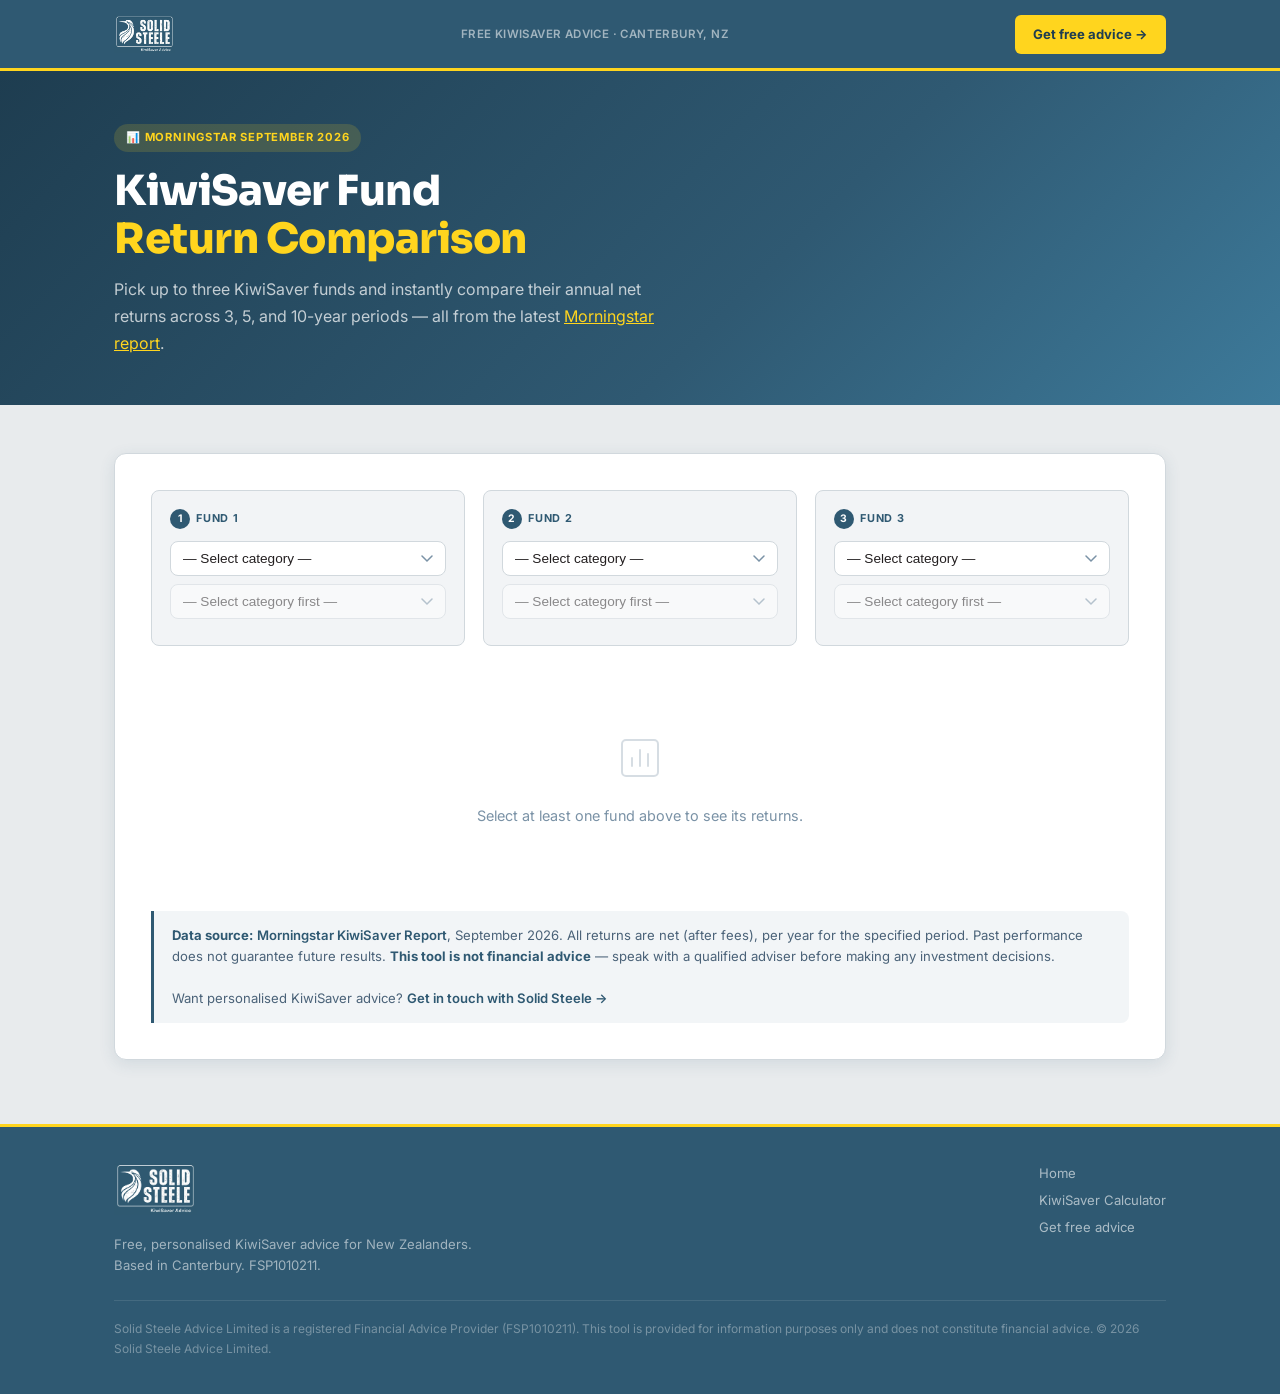
<file: kiwisaver-fund-comparison.html>
<!DOCTYPE html>
<html lang="en-NZ">
<head>
  <meta charset="UTF-8">
  <meta name="viewport" content="width=device-width, initial-scale=1.0">
  <meta name="description" content="Compare KiwiSaver fund returns side-by-side. See 3-year, 5-year, and 10-year annual net returns for any fund from the Morningstar KiwiSaver Report, September 2026.">
  <title>KiwiSaver Fund Return Comparison | Solid Steele KiwiSaver Advice</title>
  <link rel="canonical" href="https://kiwisaver-morningstar-returns-latest.solidsteeleadvice.co.nz">
  <link rel="icon" type="image/png" href="SSKSA favicon copy.png">
  <link rel="apple-touch-icon" href="SSKSA favicon copy.png">
  <link rel="preconnect" href="https://fonts.googleapis.com">
  <link rel="preconnect" href="https://fonts.gstatic.com" crossorigin>
  <link href="https://fonts.googleapis.com/css2?family=Inter:wght@400;500;600;700&family=Sora:wght@700;800&display=swap" rel="stylesheet">
  <!-- Google Tag Manager -->
  <script>(function(w,d,s,l,i){w[l]=w[l]||[];w[l].push({'gtm.start':new Date().getTime(),event:'gtm.js'});var f=d.getElementsByTagName(s)[0],j=d.createElement(s),dl=l!='dataLayer'?'&l='+l:'';j.async=true;j.src='https://www.googletagmanager.com/gtm.js?id='+i+dl;f.parentNode.insertBefore(j,f);})(window,document,'script','dataLayer','GTM-PXX6WRRG');</script>
  <script async src="https://www.googletagmanager.com/gtag/js?id=G-EKNTL9Q19B"></script>
  <script>window.dataLayer=window.dataLayer||[];function gtag(){dataLayer.push(arguments);}gtag('js',new Date());gtag('config','G-EKNTL9Q19B');</script>
  <!-- Open Graph -->
  <meta property="og:type"        content="website">
  <meta property="og:site_name"   content="Solid Steele KiwiSaver Advice">
  <meta property="og:url"         content="https://kiwisaver-morningstar-returns-latest.solidsteeleadvice.co.nz">
  <meta property="og:title"       content="KiwiSaver Fund Return Comparison – Morningstar September 2026">
  <meta property="og:description" content="Compare KiwiSaver fund returns side-by-side across 3, 5, and 10-year periods.">
  <meta name="twitter:card"       content="summary_large_image">
  <meta property="og:locale"      content="en_NZ">
  <meta name="robots"             content="noindex, follow">
  <meta name="theme-color"        content="#2f5972">
  <style>
    *, *::before, *::after { box-sizing: border-box; margin: 0; padding: 0; }

    :root {
      --navy:         #2f5972;
      --navy-dark:    #1e3d50;
      --navy-light:   #3d6f8a;
      --yellow:       #ffd51e;
      --yellow-dark:  #e6be00;
      --bg:           #e8ebed;
      --bg-light:     #f2f4f6;
      --surface:      #ffffff;
      --border:       #d1d8dd;
      --border-light: #e0e5ea;
      --text:         #231f20;
      --text-mid:     #4a6278;
      --text-light:   #7a92a6;
      --success:      #1a7a4a;
      --radius:       12px;
      --radius-sm:    8px;
      --shadow-sm:    0 1px 3px rgba(47,89,114,.08);
      --shadow-md:    0 4px 16px rgba(47,89,114,.12);
      --shadow-lg:    0 8px 32px rgba(47,89,114,.16);
    }

    html { font-size: 16px; scroll-behavior: smooth; }
    body {
      font-family: 'Inter', system-ui, sans-serif;
      background: var(--bg);
      color: var(--text);
      -webkit-font-smoothing: antialiased;
      line-height: 1.6;
    }
    a { text-decoration: none; color: inherit; }
    ul { list-style: none; }
    button { cursor: pointer; border: none; background: none; font-family: inherit; }

    /* ── Layout ── */
    .container { max-width: 1100px; margin: 0 auto; padding: 0 24px; }

    /* ── Header ── */
    .site-header {
      background: var(--navy);
      border-bottom: 3px solid var(--yellow);
      padding: 0;
    }
    .header-inner {
      display: flex;
      align-items: center;
      justify-content: space-between;
      height: 68px;
    }
    .logo-wrap { display: flex; align-items: center; gap: 12px; }
    .logo-img  { height: 38px; display: block; }
    .header-tagline {
      font-size: 0.72rem;
      font-weight: 600;
      color: rgba(255,255,255,0.55);
      letter-spacing: 0.4px;
      text-transform: uppercase;
    }
    .header-cta {
      background: var(--yellow);
      color: var(--navy-dark);
      font-size: 0.82rem;
      font-weight: 700;
      padding: 9px 18px;
      border-radius: 6px;
      transition: background 0.15s;
    }
    .header-cta:hover { background: var(--yellow-dark); }

    /* ── Hero banner ── */
    .hero {
      background: linear-gradient(135deg, var(--navy-dark) 0%, var(--navy) 60%, #3d7a9a 100%);
      padding: 52px 0 48px;
    }
    .hero-badge {
      display: inline-flex;
      align-items: center;
      gap: 6px;
      background: rgba(255,213,30,.15);
      color: var(--yellow);
      font-size: 0.7rem;
      font-weight: 700;
      letter-spacing: 0.8px;
      text-transform: uppercase;
      padding: 5px 12px;
      border-radius: 100px;
      margin-bottom: 16px;
    }
    .hero h1 {
      font-family: 'Sora', sans-serif;
      font-size: clamp(1.8rem, 4vw, 2.6rem);
      font-weight: 800;
      color: #fff;
      line-height: 1.15;
      letter-spacing: -0.5px;
      margin-bottom: 12px;
    }
    .hero h1 span { color: var(--yellow); }
    .hero p {
      font-size: 1rem;
      color: rgba(255,255,255,0.72);
      max-width: 560px;
      line-height: 1.7;
    }

    /* ── Main content ── */
    .main-section { padding: 48px 0 64px; }

    /* ── Tool card ── */
    .tool-card {
      background: var(--surface);
      border: 1px solid var(--border);
      border-radius: var(--radius);
      padding: 36px;
      box-shadow: var(--shadow-md);
    }

    /* ── Selectors ── */
    .selectors-grid {
      display: grid;
      grid-template-columns: repeat(3, 1fr);
      gap: 18px;
      margin-bottom: 36px;
    }
    .selector-card {
      background: var(--bg-light);
      border: 1px solid var(--border);
      border-radius: var(--radius-sm);
      padding: 18px;
    }
    .slot-label {
      font-size: 0.68rem;
      font-weight: 700;
      text-transform: uppercase;
      letter-spacing: 0.8px;
      color: var(--navy);
      margin-bottom: 12px;
      display: flex;
      align-items: center;
      gap: 6px;
    }
    .slot-num {
      width: 20px; height: 20px;
      border-radius: 50%;
      background: var(--navy);
      color: #fff;
      font-size: 0.65rem;
      font-weight: 700;
      display: flex; align-items: center; justify-content: center;
    }
    .slot-select {
      width: 100%;
      padding: 9px 12px;
      border: 1px solid var(--border);
      border-radius: var(--radius-sm);
      background: var(--surface);
      font-size: 0.85rem;
      color: var(--text);
      appearance: none;
      background-image: url("data:image/svg+xml,%3Csvg xmlns='http://www.w3.org/2000/svg' width='12' height='8' viewBox='0 0 12 8'%3E%3Cpath d='M1 1l5 5 5-5' stroke='%237a92a6' stroke-width='1.5' fill='none' stroke-linecap='round'/%3E%3C/svg%3E");
      background-repeat: no-repeat;
      background-position: right 12px center;
      padding-right: 32px;
      cursor: pointer;
      margin-bottom: 8px;
      transition: border-color 0.15s;
    }
    .slot-select:focus { outline: none; border-color: var(--navy); }
    .slot-select:disabled { opacity: 0.5; cursor: not-allowed; }
    .cat-tag {
      display: inline-block;
      font-size: 0.68rem;
      font-weight: 600;
      padding: 3px 9px;
      border-radius: 100px;
      margin-top: 2px;
    }
    .tag-conservative { background: #dbeafe; color: #1e40af; }
    .tag-moderate     { background: #ede9fe; color: #5b21b6; }
    .tag-balanced     { background: #fef3c7; color: #92400e; }
    .tag-growth       { background: #d1fae5; color: #065f46; }
    .tag-aggressive   { background: #fee2e2; color: #991b1b; }

    /* ── Section label ── */
    .section-label {
      font-size: 0.7rem;
      font-weight: 700;
      text-transform: uppercase;
      letter-spacing: 1px;
      color: var(--text-light);
      margin-bottom: 18px;
      padding-bottom: 12px;
      border-bottom: 2px solid var(--border);
    }

    /* ── Empty state ── */
    .empty-state {
      text-align: center;
      padding: 52px 0;
      color: var(--text-light);
    }
    .empty-state svg { width: 48px; height: 48px; margin: 0 auto 14px; opacity: 0.3; }
    .empty-state p { font-size: 0.9rem; }

    /* ── Results table ── */
    .compare-table { width: 100%; border-collapse: collapse; font-size: 0.9rem; }
    .compare-table thead tr { background: var(--navy); }
    .compare-table th {
      text-align: left;
      padding: 11px 14px;
      color: #fff;
      font-size: 0.78rem;
      font-weight: 600;
      letter-spacing: 0.3px;
    }
    .compare-table th:first-child { border-radius: 8px 0 0 8px; }
    .compare-table th:last-child  { border-radius: 0 8px 8px 0; }
    .compare-table th.num { text-align: right; }
    .compare-table td {
      padding: 11px 14px;
      border-bottom: 1px solid var(--border-light);
      color: var(--text);
    }
    .compare-table tr:last-child td { border-bottom: none; }
    .compare-table tr.fund-row:hover td { background: var(--bg-light); }
    .compare-table tr.avg-row td { background: var(--bg); color: var(--text-mid); font-style: italic; }
    .td-num { text-align: right; font-weight: 600; font-variant-numeric: tabular-nums; }
    .td-top  { color: var(--success); }
    .td-na   { color: var(--text-light); font-weight: 400; }
    .fund-name { font-weight: 500; }
    .cat-badge {
      display: inline-block;
      font-size: 0.63rem;
      font-weight: 600;
      padding: 2px 7px;
      border-radius: 100px;
      margin-left: 6px;
      vertical-align: middle;
    }
    .rank-note { font-size: 0.68rem; color: var(--text-light); font-weight: 400; margin-left: 3px; }

    /* ── Bar chart ── */
    .chart-section { margin-top: 36px; }
    .chart-legend {
      display: flex;
      flex-wrap: wrap;
      gap: 14px;
      margin-bottom: 20px;
    }
    .legend-item { display: flex; align-items: center; gap: 7px; font-size: 0.8rem; }
    .legend-dot  { width: 12px; height: 12px; border-radius: 3px; flex-shrink: 0; }
    .chart-group { margin-bottom: 8px; }
    .period-label {
      font-size: 0.72rem;
      font-weight: 700;
      text-transform: uppercase;
      letter-spacing: 0.5px;
      color: var(--text-mid);
      margin-bottom: 6px;
    }
    .bar-rows { display: flex; flex-direction: column; gap: 5px; }
    .bar-row   { display: flex; align-items: center; gap: 10px; }
    .bar-label { font-size: 0.78rem; color: var(--text); width: 210px; flex-shrink: 0; white-space: nowrap; overflow: hidden; text-overflow: ellipsis; }
    .bar-track { flex: 1; height: 22px; background: var(--bg); border-radius: 4px; overflow: hidden; position: relative; }
    .bar-fill  { height: 100%; border-radius: 4px; transition: width 0.5s ease; min-width: 2px; display: flex; align-items: center; justify-content: flex-end; overflow: hidden; }
    .bar-val   { font-size: 0.72rem; font-weight: 700; color: #fff; white-space: nowrap; padding-right: 6px; flex-shrink: 0; }
    .chart-sep  { margin: 18px 0; border: none; border-top: 1px solid var(--border-light); }

    /* ── Data note ── */
    .data-note {
      background: rgba(47,89,114,.06);
      border-left: 3px solid var(--navy);
      border-radius: 0 var(--radius-sm) var(--radius-sm) 0;
      padding: 14px 18px;
      font-size: 0.82rem;
      color: var(--text-mid);
      margin-top: 32px;
      line-height: 1.6;
    }
    .data-note strong { color: var(--navy); }

    /* ── Footer ── */
    .site-footer {
      background: #2f5972;
      border-top: 3px solid var(--yellow);
      padding: 36px 0;
      margin-top: 0;
    }
    .footer-inner {
      display: flex;
      align-items: flex-start;
      justify-content: space-between;
      gap: 32px;
      flex-wrap: wrap;
    }
    .footer-logo { height: 52px; margin-bottom: 12px; }
    .footer-text { font-size: 0.82rem; color: rgba(255,255,255,0.55); max-width: 380px; line-height: 1.6; }
    .footer-links { display: flex; flex-direction: column; gap: 6px; }
    .footer-links a { font-size: 0.82rem; color: rgba(255,255,255,0.6); transition: color 0.15s; }
    .footer-links a:hover { color: var(--yellow); }
    .footer-bottom {
      margin-top: 24px;
      padding-top: 18px;
      border-top: 1px solid rgba(255,255,255,0.1);
      font-size: 0.75rem;
      color: rgba(255,255,255,0.35);
    }

    /* ── Responsive ── */
    @media (max-width: 800px) {
      .selectors-grid { grid-template-columns: 1fr; }
      .tool-card { padding: 24px 18px; }
      .bar-label { width: 130px; }
      .hero { padding: 36px 0 32px; }
    }
    @media (max-width: 520px) {
      .compare-table { font-size: 0.82rem; }
      .compare-table td, .compare-table th { padding: 9px 10px; }
      .header-tagline { display: none; }
    }
  </style>
</head>
<body>
  <noscript><iframe src="https://www.googletagmanager.com/ns.html?id=GTM-PXX6WRRG" height="0" width="0" style="display:none;visibility:hidden"></iframe></noscript>

  <!-- Header -->
  <header class="site-header">
    <div class="container">
      <div class="header-inner">
        <a href="https://www.solidsteeleadvice.co.nz" class="logo-wrap">
          <img src="[data-uri]" alt="Solid Steele KiwiSaver Advice" class="logo-img">
        </a>
        <span class="header-tagline">Free KiwiSaver Advice · Canterbury, NZ</span>
        <a href="https://www.solidsteeleadvice.co.nz" class="header-cta">Get free advice →</a>
      </div>
    </div>
  </header>

  <!-- Hero -->
  <div class="hero">
    <div class="container">
      <div class="hero-badge">📊 Morningstar September 2026</div>
      <h1>KiwiSaver Fund<br><span>Return Comparison</span></h1>
      <p>Pick up to three KiwiSaver funds and instantly compare their annual net returns across 3, 5, and 10-year periods — all from the latest <a href="https://www.morningstar.com.au/insights/topic/kiwisaver-survey" target="_blank" rel="noopener noreferrer" style="color:var(--yellow);text-decoration:underline;">Morningstar report</a>.</p>
    </div>
  </div>

  <!-- Main -->
  <main class="main-section">
    <div class="container">
      <div class="tool-card">

        <!-- Selectors -->
        <div class="selectors-grid" id="selectors"></div>

        <!-- Results -->
        <div id="results">
          <div class="empty-state" id="empty-state">
            <svg viewBox="0 0 48 48" fill="none" xmlns="http://www.w3.org/2000/svg">
              <rect x="6" y="6" width="36" height="36" rx="4" stroke="currentColor" stroke-width="2"/>
              <path d="M16 32V24M24 32V16M32 32V20" stroke="currentColor" stroke-width="2" stroke-linecap="round"/>
            </svg>
            <p>Select at least one fund above to see its returns.</p>
          </div>

          <div id="table-section" style="display:none;">
            <div class="section-label">Annual Net Returns — % per year (after fees)</div>
            <table class="compare-table">
              <thead>
                <tr>
                  <th>Fund</th>
                  <th class="num">10 yr %</th>
                  <th class="num">5 yr %</th>
                  <th class="num">3 yr %</th>
                </tr>
              </thead>
              <tbody id="results-tbody"></tbody>
            </table>
          </div>

          <div id="chart-section" class="chart-section" style="display:none;">
            <div class="section-label">Visual Comparison</div>
            <div class="chart-legend" id="chart-legend"></div>
            <div id="chart-bars"></div>
          </div>
        </div>

        <div class="data-note">
          <strong>Data source:</strong> <a href="https://www.morningstar.com.au/insights/topic/kiwisaver-survey" target="_blank" rel="noopener noreferrer" style="color:var(--navy);font-weight:600;">Morningstar KiwiSaver Report</a>, September 2026. All returns are net (after fees), per year for the specified period. Past performance does not guarantee future results. <strong>This tool is not financial advice</strong> — speak with a qualified adviser before making any investment decisions.
          <br><br>
          Want personalised KiwiSaver advice? <a href="https://www.solidsteeleadvice.co.nz" style="color:var(--navy);font-weight:600;">Get in touch with Solid Steele →</a>
        </div>

      </div>
    </div>
  </main>

  <!-- Footer -->
  <footer class="site-footer">
    <div class="container">
      <div class="footer-inner">
        <div>
          <img src="[data-uri]" alt="Solid Steele KiwiSaver Advice" class="footer-logo">
          <p class="footer-text">Free, personalised KiwiSaver advice for New Zealanders. Based in Canterbury. FSP1010211.</p>
        </div>
        <div class="footer-links">
          <a href="https://www.solidsteeleadvice.co.nz">Home</a>
          <a href="https://www.solidsteeleadvice.co.nz/kiwisaver-calculator">KiwiSaver Calculator</a>
          <a href="https://www.solidsteeleadvice.co.nz">Get free advice</a>
        </div>
      </div>
      <div class="footer-bottom">
        Solid Steele Advice Limited is a registered Financial Advice Provider (FSP1010211). This tool is provided for information purposes only and does not constitute financial advice. &copy; 2026 Solid Steele Advice Limited.
      </div>
    </div>
  </footer>

<script>
// ── Data ────────────────────────────────────────────────────────────────
const CATEGORY_AVERAGES = {
  'Conservative': { yr3: 6.4, yr5: 3.0, yr10: 3.8 },
  'Moderate': { yr3: 7.7, yr5: 3.4, yr10: 4.6 },
  'Balanced': { yr3: 11.2, yr5: 5.6, yr10: 6.8 },
  'Growth': { yr3: 12.7, yr5: 6.2, yr10: 8.6 },
  'Aggressive': { yr3: 16.1, yr5: 8.4, yr10: 10.0 },
};

const FUNDS = [
  {cat:'Conservative', name:'AMP Defensive Conservative', yr3:6.7, rank3:7.0, yr5:2.7, rank5:9.0, yr10:3.5, rank10:11.0},
  {cat:'Conservative', name:'AMP Global Select Consrv Fd', yr3:6.9, rank3:6.0, yr5:2.4, rank5:15.0, yr10:3.4, rank10:15.0},
  {cat:'Conservative', name:'ANZ Conservative', yr3:5.9, rank3:16.0, yr5:2.0, rank5:17.0, yr10:3.2, rank10:16.0},
  {cat:'Conservative', name:'ASB Conservative', yr3:7.8, rank3:1.0, yr5:3.4, rank5:5.0, yr10:3.8, rank10:5.0},
  {cat:'Conservative', name:'BNZ Consrv', yr3:6.6, rank3:9.0, yr5:2.7, rank5:10.0, yr10:3.5, rank10:13.0},
  {cat:'Conservative', name:'BNZ First Home Buyer Fund', yr3:6.0, rank3:14.0, yr5:3.7, rank5:4.0, yr10:3.6, rank10:10.0},
  {cat:'Conservative', name:'Booster Consrv Fund', yr3:6.2, rank3:13.0, yr5:2.7, rank5:11.0, yr10:3.6, rank10:9.0},
  {cat:'Conservative', name:'Fisher Funds Plan Def Conserv', yr3:6.2, rank3:12.0, yr5:3.7, rank5:3.0, yr10:4.3, rank10:4.0},
  {cat:'Conservative', name:'Generate Conservative Fund', yr3:7.0, rank3:4.0, yr5:null, rank5:null, yr10:null, rank10:null},
  {cat:'Conservative', name:'MAS Conservative', yr3:6.7, rank3:8.0, yr5:2.5, rank5:14.0, yr10:3.7, rank10:7.0},
  {cat:'Conservative', name:'Mercer Responsible Conservativ', yr3:6.5, rank3:10.0, yr5:2.6, rank5:13.0, yr10:3.5, rank10:12.0},
  {cat:'Conservative', name:'Milford Conservative Fund', yr3:5.8, rank3:17.0, yr5:3.0, rank5:7.0, yr10:4.3, rank10:3.0},
  {cat:'Conservative', name:'NZ Defence Force Conservative', yr3:6.4, rank3:11.0, yr5:2.7, rank5:12.0, yr10:3.4, rank10:14.0},
  {cat:'Conservative', name:'Pathfinder Conservative Fund', yr3:5.0, rank3:19.0, yr5:2.9, rank5:8.0, yr10:null, rank10:null},
  {cat:'Conservative', name:'QuayStreet Conservative', yr3:7.2, rank3:2.0, yr5:4.4, rank5:1.0, yr10:4.6, rank10:1.0},
  {cat:'Conservative', name:'QuayStreet Income', yr3:5.9, rank3:15.0, yr5:4.1, rank5:2.0, yr10:4.4, rank10:2.0},
  {cat:'Conservative', name:'Simplicity Conservative Fund', yr3:7.0, rank3:3.0, yr5:2.3, rank5:16.0, yr10:3.6, rank10:8.0},
  {cat:'Conservative', name:'Simplicity Defensive', yr3:5.5, rank3:18.0, yr5:null, rank5:null, yr10:null, rank10:null},
  {cat:'Conservative', name:'Westpac Defensive Conservative', yr3:6.9, rank3:5.0, yr5:3.2, rank5:6.0, yr10:3.8, rank10:6.0},
  {cat:'Moderate', name:'AMP Conservative', yr3:7.2, rank3:16.0, yr5:2.9, rank5:17.0, yr10:3.5, rank10:16.0},
  {cat:'Moderate', name:'AMP Moderate', yr3:9.2, rank3:5.0, yr5:4.1, rank5:7.0, yr10:4.7, rank10:8.0},
  {cat:'Moderate', name:'ANZ Conservative Balanced', yr3:7.3, rank3:14.0, yr5:2.8, rank5:19.0, yr10:4.4, rank10:11.0},
  {cat:'Moderate', name:'ASB Moderate', yr3:9.8, rank3:1.0, yr5:4.6, rank5:2.0, yr10:5.1, rank10:5.0},
  {cat:'Moderate', name:'Hive Aurora Conservative Fund', yr3:5.5, rank3:23.0, yr5:1.6, rank5:23.0, yr10:null, rank10:null},
  {cat:'Moderate', name:'BNZ Moderate Fund', yr3:9.3, rank3:3.0, yr5:4.3, rank5:5.0, yr10:5.4, rank10:3.0},
  {cat:'Moderate', name:'Booster Moderate', yr3:6.7, rank3:18.0, yr5:2.9, rank5:16.0, yr10:4.2, rank10:12.0},
  {cat:'Moderate', name:'Booster Socially Rspnb Mod', yr3:7.2, rank3:15.0, yr5:null, rank5:null, yr10:null, rank10:null},
  {cat:'Moderate', name:'Fisher Funds Plan Cnsrv', yr3:6.5, rank3:21.0, yr5:2.8, rank5:18.0, yr10:4.1, rank10:13.0},
  {cat:'Moderate', name:'Generate Moderate', yr3:9.0, rank3:6.0, yr5:5.0, rank5:1.0, yr10:5.4, rank10:2.0},
  {cat:'Moderate', name:'GoalsGetter Amova Cnsv', yr3:6.3, rank3:22.0, yr5:2.2, rank5:21.0, yr10:null, rank10:null},
  {cat:'Moderate', name:'InvestNow Mint Diversified Inc', yr3:5.3, rank3:24.0, yr5:1.7, rank5:22.0, yr10:null, rank10:null},
  {cat:'Moderate', name:'JMI Wealth Conservative', yr3:6.9, rank3:17.0, yr5:3.0, rank5:15.0, yr10:null, rank10:null},
  {cat:'Moderate', name:'Kernel Conservative Fund', yr3:null, rank3:null, yr5:null, rank5:null, yr10:null, rank10:null},
  {cat:'Moderate', name:'MAS Moderate', yr3:9.3, rank3:4.0, yr5:4.0, rank5:8.0, yr10:5.5, rank10:1.0},
  {cat:'Moderate', name:'Mercer Responsible Moderate', yr3:8.3, rank3:9.0, yr5:3.8, rank5:10.0, yr10:4.8, rank10:7.0},
  {cat:'Moderate', name:'Milford Moderate Fund', yr3:7.4, rank3:13.0, yr5:4.2, rank5:6.0, yr10:null, rank10:null},
  {cat:'Moderate', name:'NZ Defence Force Moderate', yr3:8.7, rank3:8.0, yr5:3.8, rank5:9.0, yr10:4.7, rank10:9.0},
  {cat:'Moderate', name:'Pie Conservative', yr3:6.6, rank3:20.0, yr5:2.4, rank5:20.0, yr10:null, rank10:null},
  {cat:'Moderate', name:'SBS wealth Scheme LS Con Opt', yr3:7.6, rank3:10.0, yr5:3.7, rank5:11.0, yr10:3.9, rank10:15.0},
  {cat:'Moderate', name:'SBS wealth Scheme LS Mod Opt', yr3:8.8, rank3:7.0, yr5:4.5, rank5:3.0, yr10:5.0, rank10:6.0},
  {cat:'Moderate', name:'Summer Conservative Selection', yr3:6.6, rank3:19.0, yr5:3.0, rank5:14.0, yr10:null, rank10:null},
  {cat:'Moderate', name:'SuperLife Conservative', yr3:7.5, rank3:11.0, yr5:3.5, rank5:12.0, yr10:4.5, rank10:10.0},
  {cat:'Moderate', name:'Westpac Conservative Fund', yr3:7.5, rank3:12.0, yr5:3.3, rank5:13.0, yr10:4.0, rank10:14.0},
  {cat:'Moderate', name:'Westpac Moderate', yr3:9.6, rank3:2.0, yr5:4.4, rank5:4.0, yr10:5.3, rank10:4.0},
  {cat:'Balanced', name:'AMP Balanced', yr3:12.3, rank3:6.0, yr5:5.9, rank5:7.0, yr10:6.6, rank10:14.0},
  {cat:'Balanced', name:'AMP Moderate Balanced', yr3:10.8, rank3:22.0, yr5:5.0, rank5:19.0, yr10:5.6, rank10:20.0},
  {cat:'Balanced', name:'ANZ Balanced', yr3:9.2, rank3:29.0, yr5:3.8, rank5:24.0, yr10:5.7, rank10:19.0},
  {cat:'Balanced', name:'ASB Balanced', yr3:12.4, rank3:3.0, yr5:6.4, rank5:3.0, yr10:7.2, rank10:6.0},
  {cat:'Balanced', name:'BNZ Balanced Fund', yr3:11.9, rank3:12.0, yr5:5.7, rank5:10.0, yr10:7.0, rank10:8.0},
  {cat:'Balanced', name:'BNZ Default', yr3:12.2, rank3:9.0, yr5:null, rank5:null, yr10:null, rank10:null},
  {cat:'Balanced', name:'Booster Balanced', yr3:9.5, rank3:28.0, yr5:4.7, rank5:21.0, yr10:6.4, rank10:16.0},
  {cat:'Balanced', name:'Booster Default Saver', yr3:11.6, rank3:15.0, yr5:null, rank5:null, yr10:null, rank10:null},
  {cat:'Balanced', name:'Booster Socially Rsp Bal', yr3:10.3, rank3:27.0, yr5:4.8, rank5:20.0, yr10:6.8, rank10:10.0},
  {cat:'Balanced', name:'Evidential Balanced Fund', yr3:null, rank3:null, yr5:null, rank5:null, yr10:null, rank10:null},
  {cat:'Balanced', name:'Fisher Funds Plan Balanced', yr3:9.1, rank3:32.0, yr5:4.6, rank5:22.0, yr10:6.7, rank10:11.0},
  {cat:'Balanced', name:'Fisher Funds Plan Default', yr3:12.3, rank3:7.0, yr5:null, rank5:null, yr10:null, rank10:null},
  {cat:'Balanced', name:'Generate Balanced Fund', yr3:11.3, rank3:19.0, yr5:null, rank5:null, yr10:null, rank10:null},
  {cat:'Balanced', name:'InvestNow Castle Point 5 Ocns', yr3:9.2, rank3:30.0, yr5:5.3, rank5:16.0, yr10:null, rank10:null},
  {cat:'Balanced', name:'InvestNow Foundation Srs Bal', yr3:11.8, rank3:13.0, yr5:6.1, rank5:5.0, yr10:null, rank10:null},
  {cat:'Balanced', name:'JMI Wealth Balanced', yr3:10.5, rank3:25.0, yr5:5.3, rank5:15.0, yr10:null, rank10:null},
  {cat:'Balanced', name:'Kernel Balanced Fund', yr3:13.5, rank3:1.0, yr5:null, rank5:null, yr10:null, rank10:null},
  {cat:'Balanced', name:'MAS Balanced', yr3:12.1, rank3:11.0, yr5:5.8, rank5:9.0, yr10:7.4, rank10:5.0},
  {cat:'Balanced', name:'Mercer Responsible Balanced', yr3:10.8, rank3:23.0, yr5:5.0, rank5:18.0, yr10:6.4, rank10:15.0},
  {cat:'Balanced', name:'Milford Balanced Fund', yr3:9.2, rank3:31.0, yr5:5.5, rank5:14.0, yr10:7.8, rank10:2.0},
  {cat:'Balanced', name:'NZ Defence Force Balanced', yr3:11.6, rank3:14.0, yr5:5.3, rank5:17.0, yr10:6.3, rank10:17.0},
  {cat:'Balanced', name:'Pathfinder Balanced Fund', yr3:10.3, rank3:26.0, yr5:5.6, rank5:12.0, yr10:null, rank10:null},
  {cat:'Balanced', name:'Pie Balanced', yr3:11.2, rank3:20.0, yr5:3.5, rank5:25.0, yr10:null, rank10:null},
  {cat:'Balanced', name:'QuayStreet Balanced', yr3:12.4, rank3:4.0, yr5:8.6, rank5:1.0, yr10:8.1, rank10:1.0},
  {cat:'Balanced', name:'QuayStreet Socially Rspnb Inv', yr3:13.2, rank3:2.0, yr5:8.3, rank5:2.0, yr10:7.7, rank10:3.0},
  {cat:'Balanced', name:'SBS wealth Scheme LS Bal Opt', yr3:11.4, rank3:17.0, yr5:6.2, rank5:4.0, yr10:6.7, rank10:12.0},
  {cat:'Balanced', name:'Simplicity Balanced Fund', yr3:12.3, rank3:8.0, yr5:6.0, rank5:6.0, yr10:7.4, rank10:4.0},
  {cat:'Balanced', name:'Simplicity Default', yr3:12.3, rank3:5.0, yr5:null, rank5:null, yr10:null, rank10:null},
  {cat:'Balanced', name:'Summer Balanced Selection', yr3:8.9, rank3:33.0, yr5:4.4, rank5:23.0, yr10:6.1, rank10:18.0},
  {cat:'Balanced', name:'SuperLife Balanced', yr3:11.4, rank3:18.0, yr5:5.7, rank5:11.0, yr10:6.7, rank10:13.0},
  {cat:'Balanced', name:'SuperLife Default', yr3:10.6, rank3:24.0, yr5:null, rank5:null, yr10:null, rank10:null},
  {cat:'Balanced', name:'SuperLife Ethica', yr3:11.6, rank3:16.0, yr5:5.8, rank5:8.0, yr10:7.1, rank10:7.0},
  {cat:'Balanced', name:'Westpac Balanced Fund', yr3:12.2, rank3:10.0, yr5:5.6, rank5:13.0, yr10:6.9, rank10:9.0},
  {cat:'Balanced', name:'Westpac Default Balanced', yr3:11.1, rank3:21.0, yr5:null, rank5:null, yr10:null, rank10:null},
  {cat:'Growth', name:'AMP Growth', yr3:15.2, rank3:2.0, yr5:7.7, rank5:6.0, yr10:8.5, rank10:11.0},
  {cat:'Growth', name:'AMP Global Select Bal Gr Fd', yr3:13.0, rank3:16.0, yr5:6.0, rank5:19.0, yr10:7.5, rank10:18.0},
  {cat:'Growth', name:'AMP Global Select Gr Fund', yr3:14.8, rank3:6.0, yr5:7.1, rank5:12.0, yr10:8.7, rank10:8.0},
  {cat:'Growth', name:'ANZ Balanced Growth', yr3:10.8, rank3:25.0, yr5:4.8, rank5:23.0, yr10:7.0, rank10:19.0},
  {cat:'Growth', name:'ANZ Growth', yr3:12.5, rank3:20.0, yr5:5.9, rank5:20.0, yr10:8.3, rank10:13.0},
  {cat:'Growth', name:'ASB Growth', yr3:14.9, rank3:3.0, yr5:8.0, rank5:4.0, yr10:8.9, rank10:7.0},
  {cat:'Growth', name:'Hive Aurora Growth Fund', yr3:10.4, rank3:26.0, yr5:3.5, rank5:25.0, yr10:null, rank10:null},
  {cat:'Growth', name:'BNZ Growth Fund', yr3:14.5, rank3:8.0, yr5:7.4, rank5:8.0, yr10:9.0, rank10:6.0},
  {cat:'Growth', name:'Booster Growth', yr3:11.6, rank3:22.0, yr5:6.1, rank5:18.0, yr10:8.2, rank10:14.0},
  {cat:'Growth', name:'Booster Socially Rspnb Gr', yr3:12.7, rank3:19.0, yr5:null, rank5:null, yr10:null, rank10:null},
  {cat:'Growth', name:'Evidential Growth Fund', yr3:null, rank3:null, yr5:null, rank5:null, yr10:null, rank10:null},
  {cat:'Growth', name:'Fisher Funds Plan Growth', yr3:10.2, rank3:28.0, yr5:5.5, rank5:22.0, yr10:8.7, rank10:9.0},
  {cat:'Growth', name:'Generate Growth Fund', yr3:13.7, rank3:14.0, yr5:7.4, rank5:9.0, yr10:9.2, rank10:5.0},
  {cat:'Growth', name:'GoalsGetter Amova Balanced', yr3:9.6, rank3:29.0, yr5:3.1, rank5:27.0, yr10:null, rank10:null},
  {cat:'Growth', name:'GoalsGetter Amova Growth', yr3:11.2, rank3:23.0, yr5:3.6, rank5:24.0, yr10:null, rank10:null},
  {cat:'Growth', name:'InvestNow Foundation Srs Grwth', yr3:14.2, rank3:9.0, yr5:7.9, rank5:5.0, yr10:null, rank10:null},
  {cat:'Growth', name:'InvestNow Harbour Active Grwth', yr3:10.4, rank3:27.0, yr5:2.7, rank5:28.0, yr10:null, rank10:null},
  {cat:'Growth', name:'InvestNow Mint Diversified Gr', yr3:7.1, rank3:31.0, yr5:2.1, rank5:29.0, yr10:null, rank10:null},
  {cat:'Growth', name:'InvestNow Salt Sust Gr Fd', yr3:9.1, rank3:30.0, yr5:null, rank5:null, yr10:null, rank10:null},
  {cat:'Growth', name:'JMI Wealth Growth', yr3:12.7, rank3:18.0, yr5:6.9, rank5:13.0, yr10:null, rank10:null},
  {cat:'Growth', name:'MAS Growth', yr3:14.8, rank3:5.0, yr5:7.5, rank5:7.0, yr10:9.3, rank10:4.0},
  {cat:'Growth', name:'Mercer Responsible Growth', yr3:13.1, rank3:15.0, yr5:6.4, rank5:17.0, yr10:8.1, rank10:16.0},
  {cat:'Growth', name:'Milford Active Growth Fund', yr3:11.7, rank3:21.0, yr5:7.1, rank5:11.0, yr10:9.6, rank10:3.0},
  {cat:'Growth', name:'NZ Defence Force Growth', yr3:14.1, rank3:11.0, yr5:6.8, rank5:15.0, yr10:8.0, rank10:17.0},
  {cat:'Growth', name:'Pathfinder Growth Fund', yr3:12.7, rank3:17.0, yr5:6.6, rank5:16.0, yr10:null, rank10:null},
  {cat:'Growth', name:'Pie Growth', yr3:13.7, rank3:13.0, yr5:3.4, rank5:26.0, yr10:null, rank10:null},
  {cat:'Growth', name:'QuayStreet Growth', yr3:14.9, rank3:4.0, yr5:10.5, rank5:1.0, yr10:9.7, rank10:2.0},
  {cat:'Growth', name:'SBS wealth Scheme LS Gr Opt', yr3:14.2, rank3:10.0, yr5:8.0, rank5:3.0, yr10:8.5, rank10:10.0},
  {cat:'Growth', name:'Simplicity Growth Fund', yr3:15.5, rank3:1.0, yr5:8.3, rank5:2.0, yr10:9.9, rank10:1.0},
  {cat:'Growth', name:'Summer Growth Selection', yr3:11.1, rank3:24.0, yr5:5.8, rank5:21.0, yr10:null, rank10:null},
  {cat:'Growth', name:'SuperLife Growth', yr3:14.1, rank3:12.0, yr5:7.3, rank5:10.0, yr10:8.1, rank10:15.0},
  {cat:'Growth', name:'Westpac Growth Fund', yr3:14.7, rank3:7.0, yr5:6.8, rank5:14.0, yr10:8.4, rank10:12.0},
  {cat:'Aggressive', name:'AMP Aggressive', yr3:17.4, rank3:3.0, yr5:9.0, rank5:3.0, yr10:9.5, rank10:8.0},
  {cat:'Aggressive', name:'ANZ High Growth', yr3:14.3, rank3:12.0, yr5:null, rank5:null, yr10:null, rank10:null},
  {cat:'Aggressive', name:'ASB Aggressive Fund', yr3:null, rank3:null, yr5:null, rank5:null, yr10:null, rank10:null},
  {cat:'Aggressive', name:'BNZ High Growth Fund', yr3:null, rank3:null, yr5:null, rank5:null, yr10:null, rank10:null},
  {cat:'Aggressive', name:'Booster Geared Growth', yr3:16.7, rank3:null, yr5:8.1, rank5:null, yr10:11.6, rank10:null},
  {cat:'Aggressive', name:'Booster High Growth', yr3:13.9, rank3:14.0, yr5:7.6, rank5:10.0, yr10:9.6, rank10:6.0},
  {cat:'Aggressive', name:'Booster Shielded Growth', yr3:13.1, rank3:15.0, yr5:6.8, rank5:12.0, yr10:null, rank10:null},
  {cat:'Aggressive', name:'Booster Socially Rsp Hi Gr', yr3:15.5, rank3:10.0, yr5:8.4, rank5:7.0, yr10:10.7, rank10:2.0},
  {cat:'Aggressive', name:'Evidential High Growth Fund', yr3:null, rank3:null, yr5:null, rank5:null, yr10:null, rank10:null},
  {cat:'Aggressive', name:'Fisher Funds Plan Aggressive', yr3:null, rank3:null, yr5:null, rank5:null, yr10:null, rank10:null},
  {cat:'Aggressive', name:'Generate Focused Growth Fund', yr3:16.5, rank3:9.0, yr5:8.9, rank5:5.0, yr10:10.7, rank10:1.0},
  {cat:'Aggressive', name:'InvestNow Fndtn Ser High Gr', yr3:null, rank3:null, yr5:null, rank5:null, yr10:null, rank10:null},
  {cat:'Aggressive', name:'Kernel High Growth', yr3:19.1, rank3:1.0, yr5:null, rank5:null, yr10:null, rank10:null},
  {cat:'Aggressive', name:'koura Strategic High Growth', yr3:null, rank3:null, yr5:null, rank5:null, yr10:null, rank10:null},
  {cat:'Aggressive', name:'MAS Aggressive', yr3:16.6, rank3:8.0, yr5:8.5, rank5:6.0, yr10:10.5, rank10:3.0},
  {cat:'Aggressive', name:'Mercer Responsible High Growth', yr3:15.2, rank3:11.0, yr5:7.6, rank5:11.0, yr10:9.4, rank10:10.0},
  {cat:'Aggressive', name:'Milford Aggressive', yr3:14.1, rank3:13.0, yr5:7.8, rank5:9.0, yr10:null, rank10:null},
  {cat:'Aggressive', name:'NZ Defence Force High Growth', yr3:16.6, rank3:7.0, yr5:8.3, rank5:8.0, yr10:9.4, rank10:9.0},
  {cat:'Aggressive', name:'Pathfinder High Growth Fund', yr3:null, rank3:null, yr5:null, rank5:null, yr10:null, rank10:null},
  {cat:'Aggressive', name:'Pie Aggressive Fund', yr3:null, rank3:null, yr5:null, rank5:null, yr10:null, rank10:null},
  {cat:'Aggressive', name:'QuayStreet High Growth Fund', yr3:null, rank3:null, yr5:null, rank5:null, yr10:null, rank10:null},
  {cat:'Aggressive', name:'SBS Wealth High Growth', yr3:16.6, rank3:6.0, yr5:9.6, rank5:2.0, yr10:10.1, rank10:5.0},
  {cat:'Aggressive', name:'SBS wealth Scheme LS Agg Opt', yr3:17.1, rank3:4.0, yr5:9.9, rank5:1.0, yr10:10.3, rank10:4.0},
  {cat:'Aggressive', name:'Simplicity High Growth', yr3:18.0, rank3:2.0, yr5:null, rank5:null, yr10:null, rank10:null},
  {cat:'Aggressive', name:'SuperLife High Growth', yr3:16.7, rank3:5.0, yr5:8.9, rank5:4.0, yr10:9.5, rank10:7.0},
  {cat:'Aggressive', name:'Westpac High Growth Fund', yr3:null, rank3:null, yr5:null, rank5:null, yr10:null, rank10:null},
];

const CATEGORIES = ['Conservative','Moderate','Balanced','Growth','Aggressive'];
const SLOT_COLORS = ['#2f5972','#ffd51e','#4a9fd4'];
const SLOT_COLORS_TEXT = ['#fff','#231f20','#fff'];
const CAT_TAG = {
  Conservative:'tag-conservative', Moderate:'tag-moderate',
  Balanced:'tag-balanced', Growth:'tag-growth', Aggressive:'tag-aggressive'
};
const NUM_SLOTS = 3;
let selections = Array(NUM_SLOTS).fill(null);

function renderSelectors() {
  const grid = document.getElementById('selectors');
  grid.innerHTML = '';
  for (let i = 0; i < NUM_SLOTS; i++) {
    const card = document.createElement('div');
    card.className = 'selector-card';

    const label = document.createElement('div');
    label.className = 'slot-label';
    label.innerHTML = `<span class="slot-num">${i+1}</span> Fund ${i+1}`;
    card.appendChild(label);

    const catSel = document.createElement('select');
    catSel.className = 'slot-select';
    catSel.id = `cat-${i}`;
    catSel.innerHTML = `<option value="">— Select category —</option>` +
      CATEGORIES.map(c => `<option value="${c}"${selections[i]&&selections[i].cat===c?' selected':''}>${c}</option>`).join('');
    catSel.addEventListener('change', () => {
      selections[i] = null;
      buildFundSelect(i, catSel.value);
      update();
    });
    card.appendChild(catSel);

    const fundSel = document.createElement('select');
    fundSel.className = 'slot-select';
    fundSel.id = `fund-${i}`;
    const curCat = selections[i] ? selections[i].cat : '';
    buildFundSelectEl(fundSel, curCat, selections[i] ? selections[i].name : '');
    fundSel.addEventListener('change', () => {
      const cat = document.getElementById(`cat-${i}`).value;
      selections[i] = fundSel.value ? {cat, name: fundSel.value} : null;
      update();
    });
    card.appendChild(fundSel);

    const badge = document.createElement('div');
    badge.id = `badge-${i}`;
    if (selections[i]) badge.innerHTML = `<span class="cat-tag ${CAT_TAG[selections[i].cat]}">${selections[i].cat}</span>`;
    card.appendChild(badge);

    grid.appendChild(card);
  }
}

function buildFundSelectEl(el, cat, sel) {
  if (!cat) { el.innerHTML = `<option value="">— Select category first —</option>`; el.disabled = true; return; }
  el.disabled = false;
  const funds = FUNDS.filter(f => f.cat === cat);
  el.innerHTML = `<option value="">— Select fund —</option>` +
    funds.map(f => `<option value="${f.name}"${f.name===sel?' selected':''}>${f.name}</option>`).join('');
}

function buildFundSelect(i, cat) {
  buildFundSelectEl(document.getElementById(`fund-${i}`), cat, '');
}

function update() {
  const active = selections.filter(Boolean);
  const empty = document.getElementById('empty-state');
  const tableSection = document.getElementById('table-section');
  const chartSection = document.getElementById('chart-section');

  if (!active.length) {
    empty.style.display = '';
    tableSection.style.display = 'none';
    chartSection.style.display = 'none';
    return;
  }
  empty.style.display = 'none';
  tableSection.style.display = '';
  chartSection.style.display = '';

  const rows = active.map(sel => ({
    fd: FUNDS.find(f => f.cat === sel.cat && f.name === sel.name),
    cat: sel.cat,
    slotIdx: selections.indexOf(sel)
  }));

  const vals = p => rows.map(r => r.fd[p]).filter(v => v !== null);
  const max3  = vals('yr3').length  ? Math.max(...vals('yr3'))  : null;
  const max5  = vals('yr5').length  ? Math.max(...vals('yr5'))  : null;
  const max10 = vals('yr10').length ? Math.max(...vals('yr10')) : null;

  // Table
  const tbody = document.getElementById('results-tbody');
  tbody.innerHTML = '';
  rows.forEach(({fd, cat, slotIdx}) => {
    const dot = `<span style="display:inline-block;width:10px;height:10px;border-radius:2px;background:${SLOT_COLORS[slotIdx]};margin-right:7px;vertical-align:middle;border:${SLOT_COLORS[slotIdx]==='#ffd51e'?'1px solid #cca800':'none'};"></span>`;
    const badge = `<span class="cat-badge ${CAT_TAG[cat]}">${cat}</span>`;
    const tr = document.createElement('tr');
    tr.className = 'fund-row';
    tr.innerHTML = `<td class="fund-name">${dot}${fd.name}${badge}</td>${numTd(fd.yr10,max10)}${numTd(fd.yr5,max5)}${numTd(fd.yr3,max3)}`;
    tbody.appendChild(tr);
  });
  // Category averages
  [...new Set(rows.map(r => r.cat))].forEach(cat => {
    const avg = CATEGORY_AVERAGES[cat];
    const tr = document.createElement('tr');
    tr.className = 'avg-row';
    tr.innerHTML = `<td><span class="cat-badge ${CAT_TAG[cat]}">${cat}</span> Category Average</td><td class="td-num">${avg.yr10.toFixed(1)}</td><td class="td-num">${avg.yr5.toFixed(1)}</td><td class="td-num">${avg.yr3.toFixed(1)}</td>`;
    tbody.appendChild(tr);
  });

  renderChart(rows);
}

function numTd(val, maxVal) {
  if (val === null) return `<td class="td-num td-na">—</td>`;
  const top = maxVal !== null && val === maxVal;
  return `<td class="td-num${top?' td-top':''}">${val.toFixed(1)}</td>`;
}

function renderChart(rows) {
  const legend = document.getElementById('chart-legend');
  const bars   = document.getElementById('chart-bars');
  legend.innerHTML = '';
  bars.innerHTML   = '';

  rows.forEach(({fd, slotIdx}) => {
    legend.innerHTML += `<div class="legend-item"><span class="legend-dot" style="background:${SLOT_COLORS[slotIdx]};${SLOT_COLORS[slotIdx]==='#ffd51e'?'border:1px solid #cca800;':''}"></span><span>${fd.name}</span></div>`;
  });
  [...new Set(rows.map(r => r.cat))].forEach(cat => {
    legend.innerHTML += `<div class="legend-item"><span class="legend-dot" style="background:#d1d8dd;border:1px solid #b0bec5;"></span><span>${cat} avg</span></div>`;
  });

  const allVals = [];
  rows.forEach(r => { ['yr3','yr5','yr10'].forEach(p => { if(r.fd[p]!==null) allVals.push(r.fd[p]); }); });
  [...new Set(rows.map(r => r.cat))].forEach(cat => { const a=CATEGORY_AVERAGES[cat]; allVals.push(a.yr3,a.yr5,a.yr10); });
  const maxVal = allVals.length ? Math.max(...allVals) : 20;
  const scale  = 90 / maxVal;

  [
    {label:'10-Year Annual Return (%)', key:'yr10'},
    {label:'5-Year Annual Return (%)', key:'yr5'},
    {label:'3-Year Annual Return (%)', key:'yr3'},
  ].forEach((period, pi) => {
    if (pi > 0) { const sep = document.createElement('hr'); sep.className='chart-sep'; bars.appendChild(sep); }
    const group = document.createElement('div');
    group.className = 'chart-group';
    const pl = document.createElement('div');
    pl.className = 'period-label';
    pl.textContent = period.label;
    group.appendChild(pl);
    const brows = document.createElement('div');
    brows.className = 'bar-rows';
    rows.forEach(({fd, slotIdx}) => brows.appendChild(makeBar(fd.name, fd[period.key], SLOT_COLORS[slotIdx], scale)));
    [...new Set(rows.map(r => r.cat))].forEach(cat => brows.appendChild(makeBar(`${cat} avg`, CATEGORY_AVERAGES[cat][period.key], '#d1d8dd', scale)));
    group.appendChild(brows);
    bars.appendChild(group);
  });
}

function makeBar(name, val, color, scale) {
  const row = document.createElement('div');
  row.className = 'bar-row';
  const lbl = document.createElement('div');
  lbl.className = 'bar-label'; lbl.textContent = name; lbl.title = name;
  const track = document.createElement('div');
  track.className = 'bar-track';
  const fill = document.createElement('div');
  fill.className = 'bar-fill';
  fill.style.background = color;
  if (val !== null) {
    const pct = Math.min(val * scale, 90);
    fill.style.width = pct + '%';
    const vl = document.createElement('span');
    vl.className = 'bar-val';
    vl.textContent = val.toFixed(1) + '%';
    fill.appendChild(vl);
  } else {
    fill.style.width = '0%';
  }
  track.appendChild(fill);
  row.appendChild(lbl); row.appendChild(track);
  return row;
}

renderSelectors();
update();

// Report height to parent Wix page for auto-resize
function reportHeight() {
  const h = Math.max(document.body.scrollHeight, document.documentElement.scrollHeight);
  window.parent.postMessage({ type: 'kiwisaver-height', height: h }, '*');
}
window.addEventListener('load', reportHeight);
window.addEventListener('resize', reportHeight);
if (window.ResizeObserver) {
  new ResizeObserver(reportHeight).observe(document.body);
}
</script>
</body>
</html>
</file>
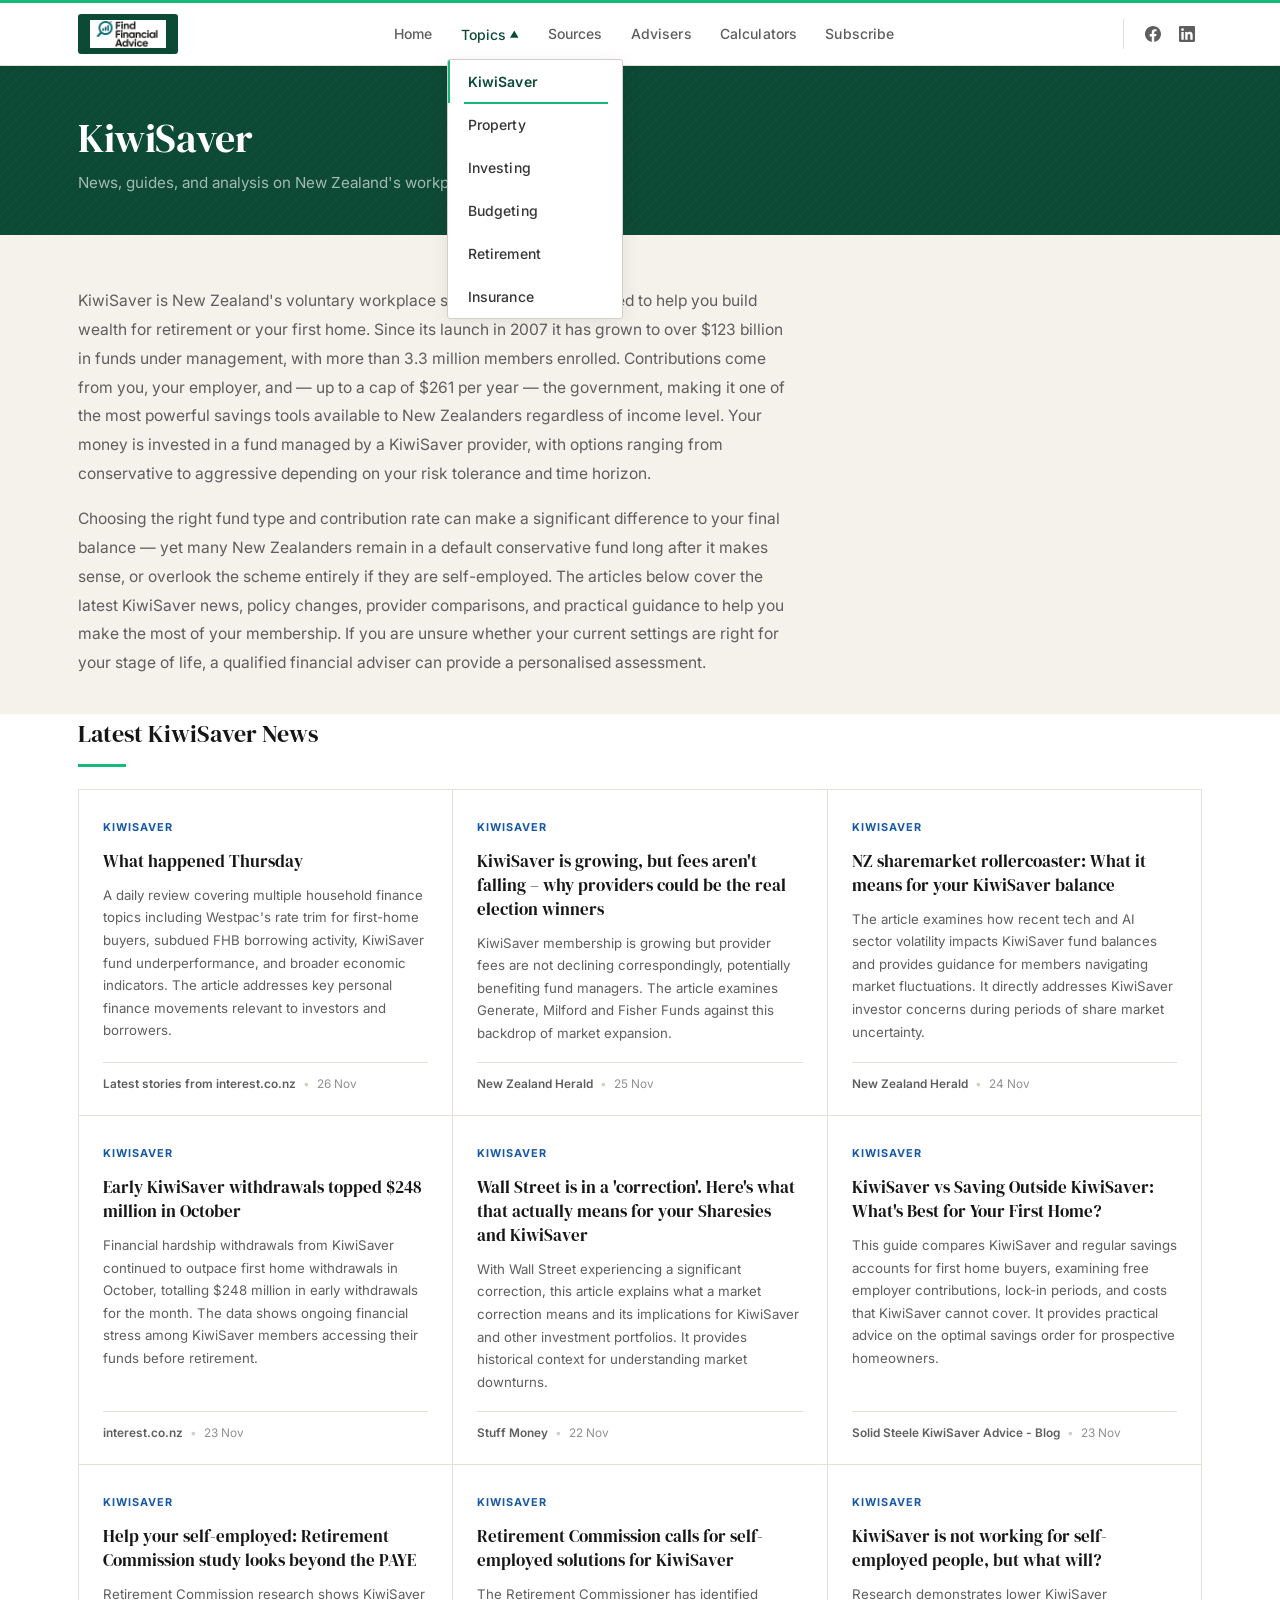
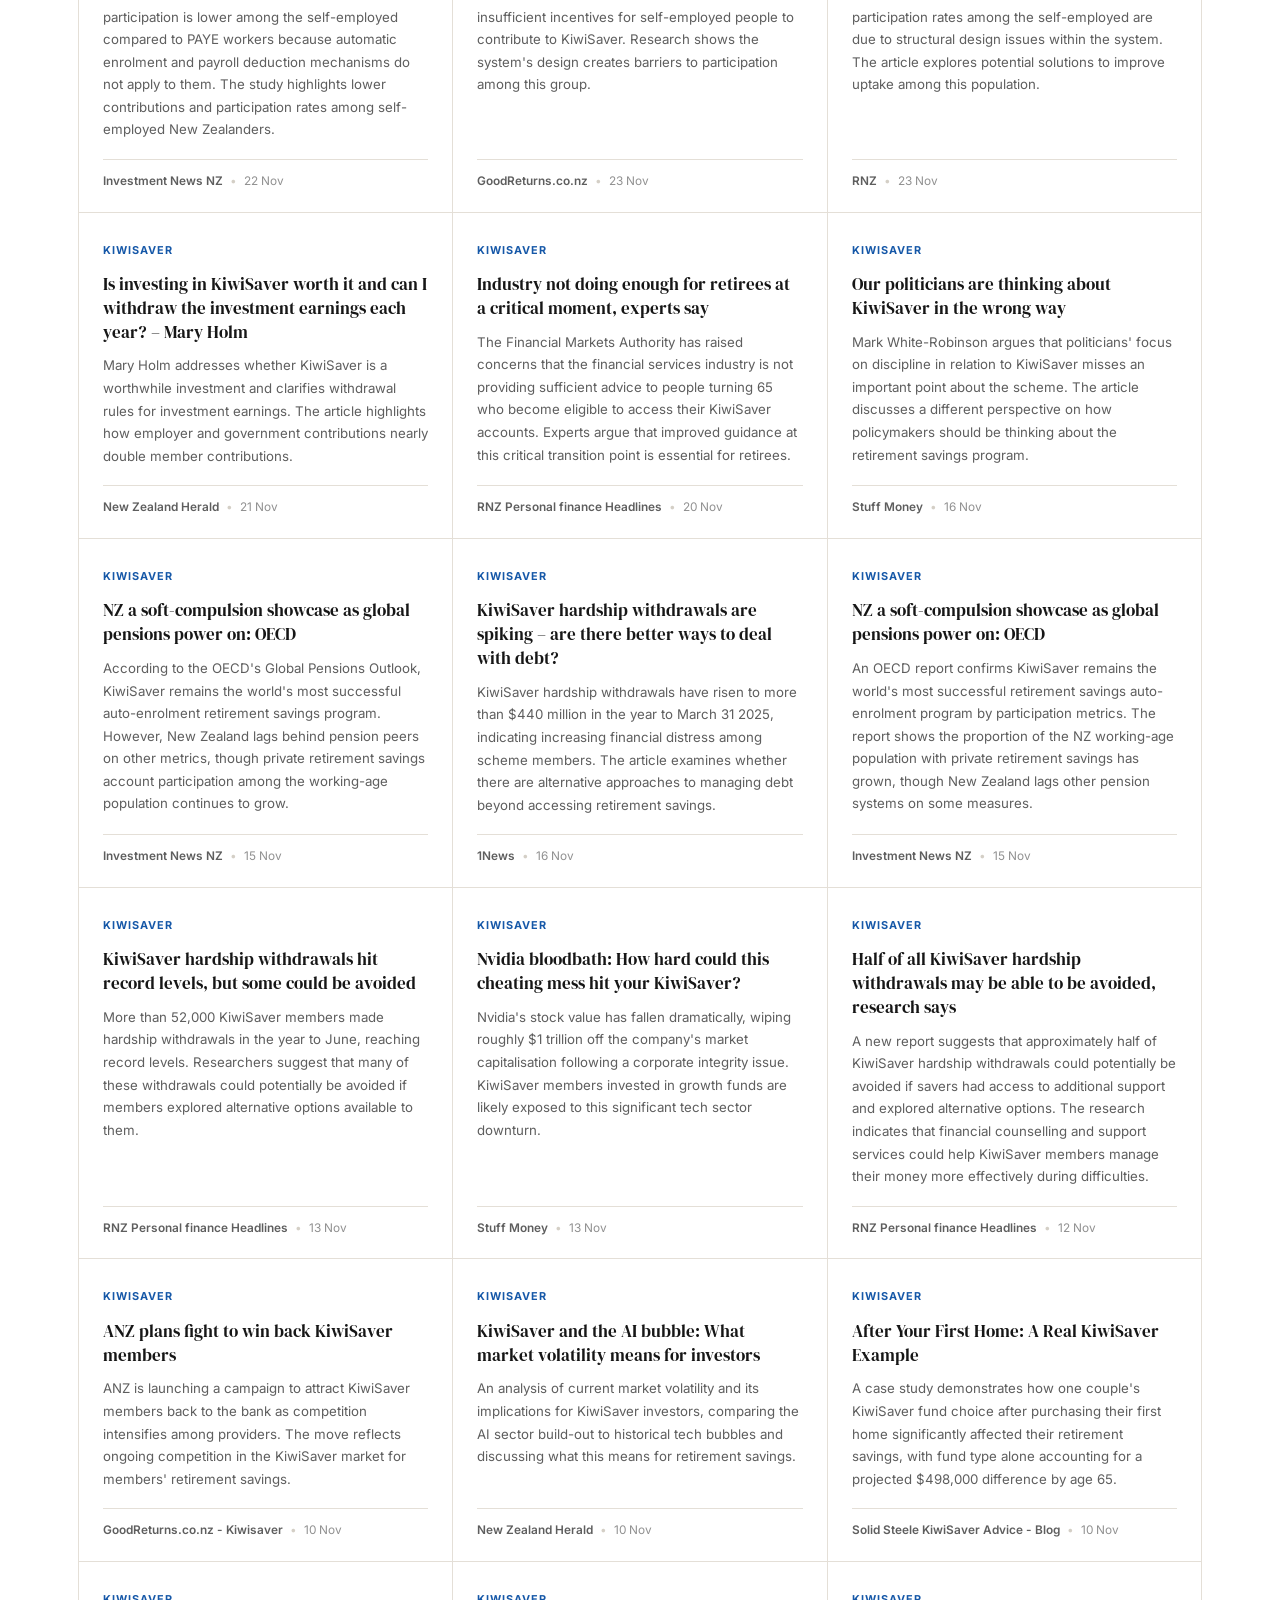
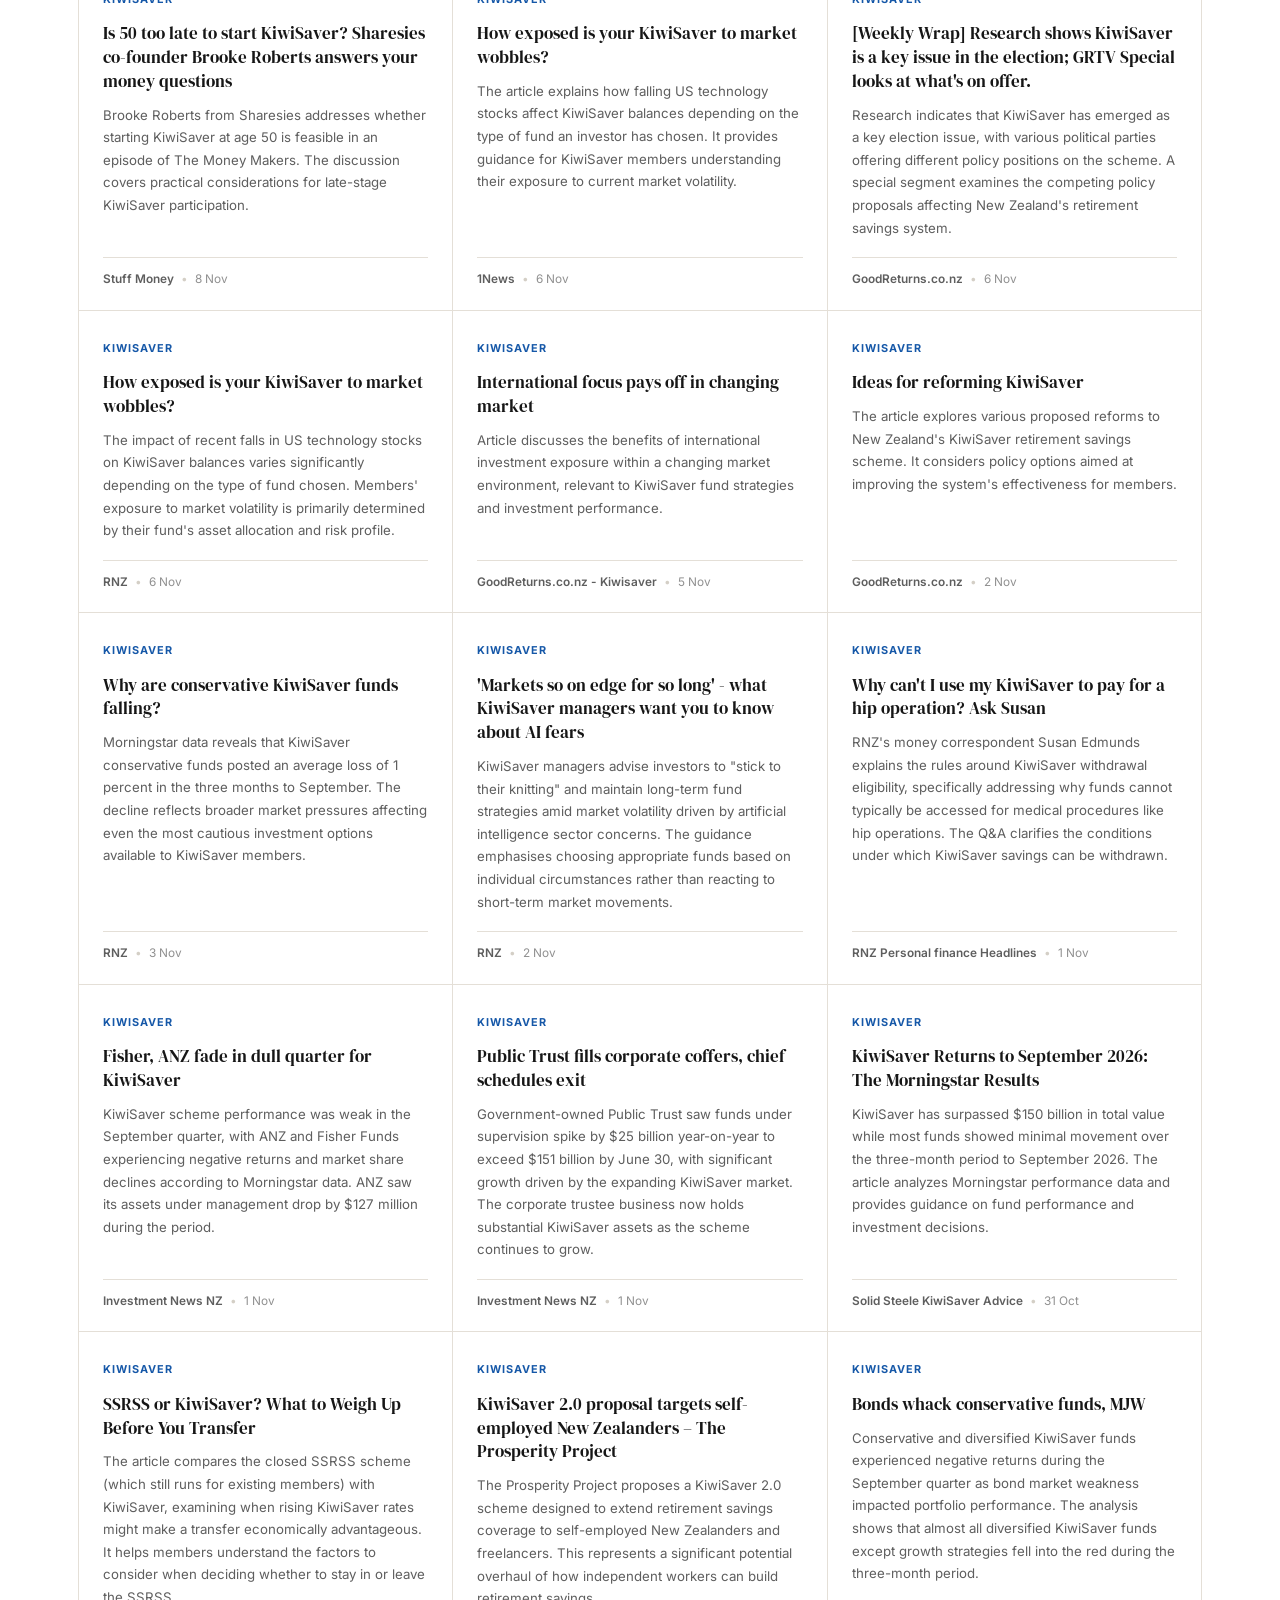
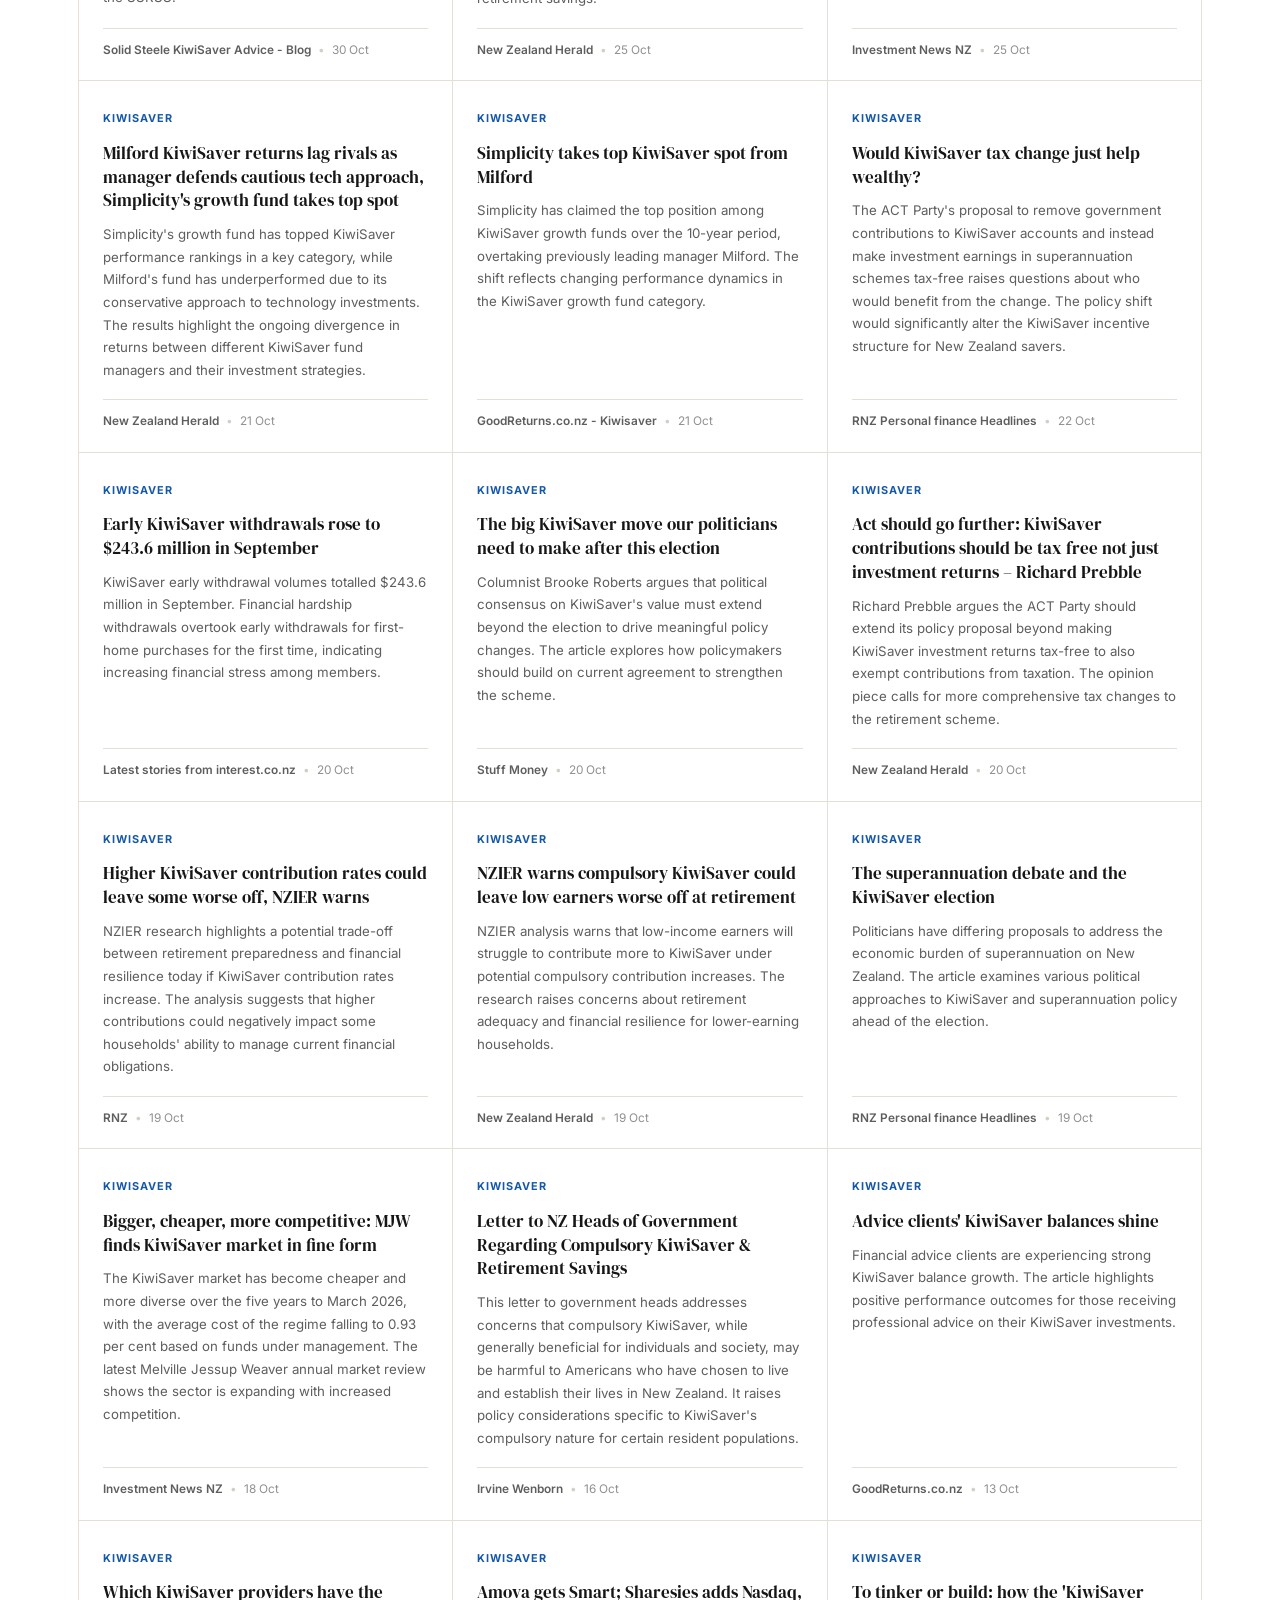
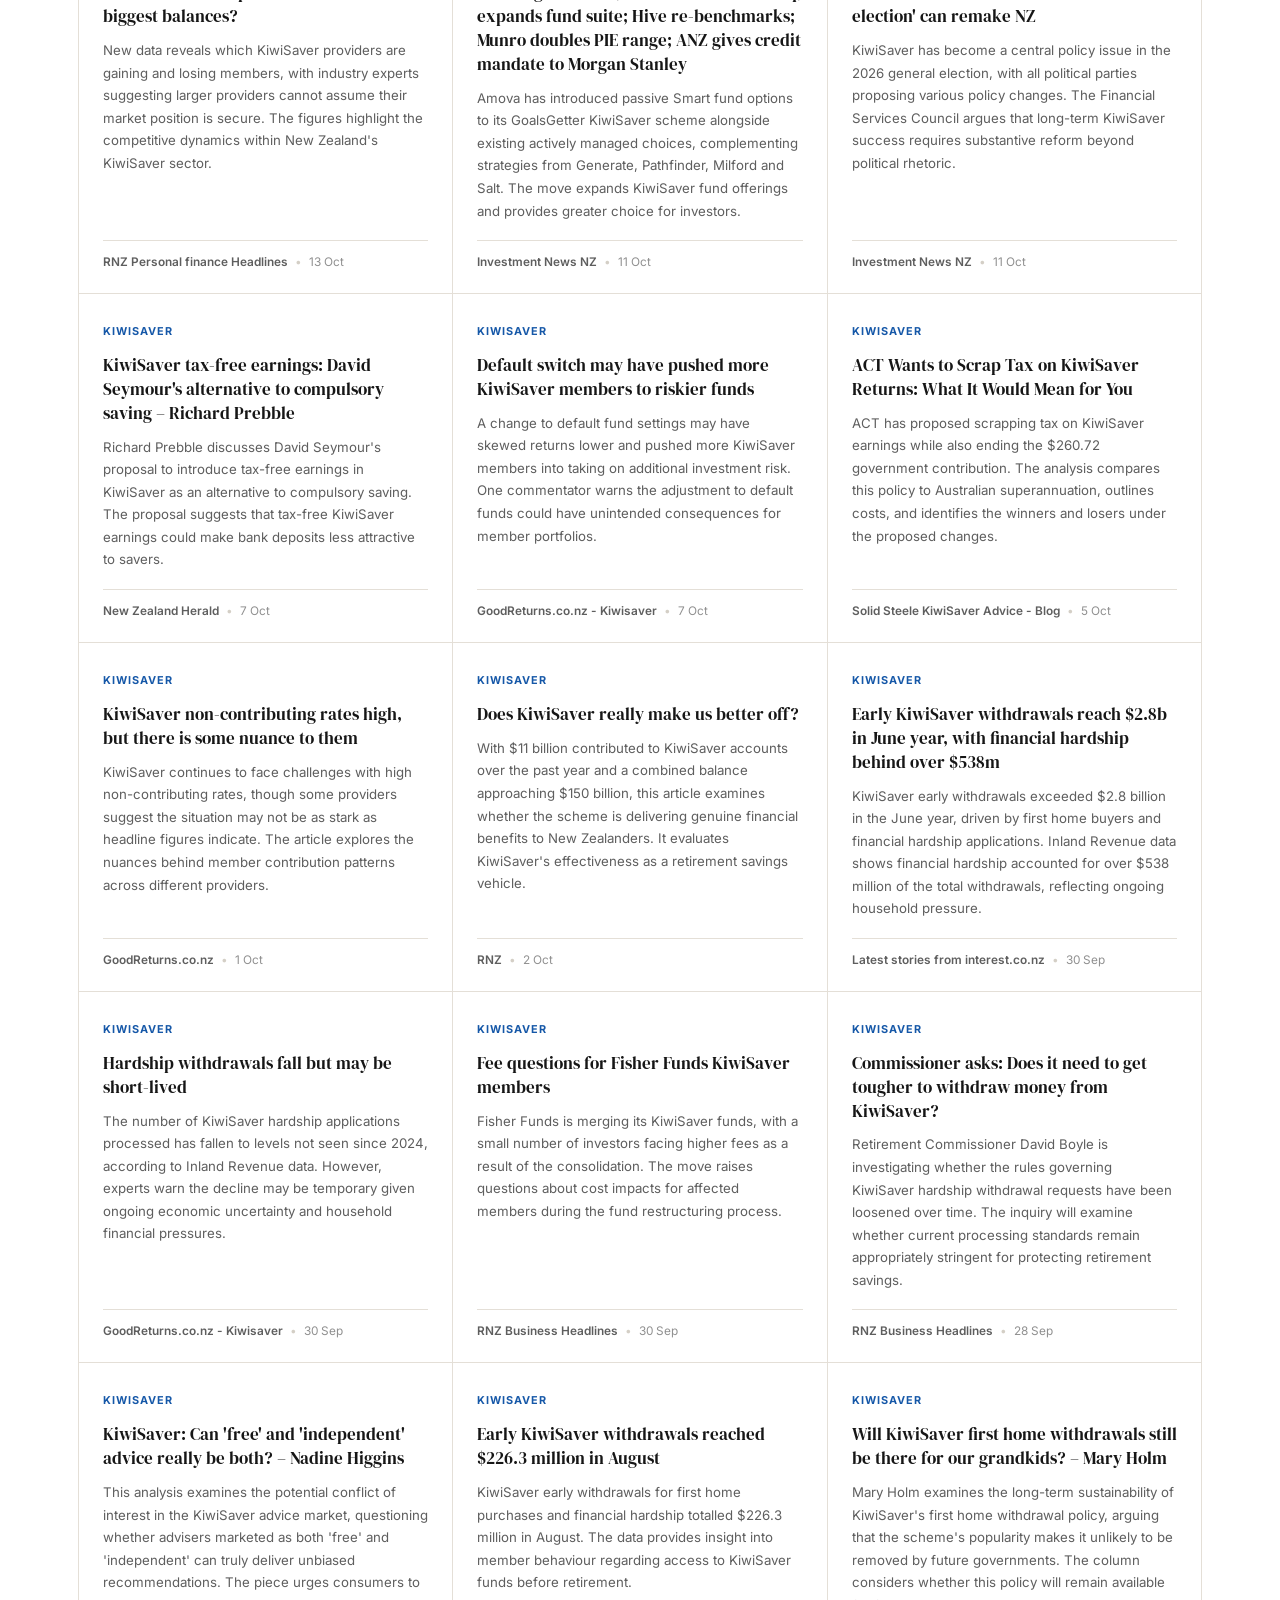
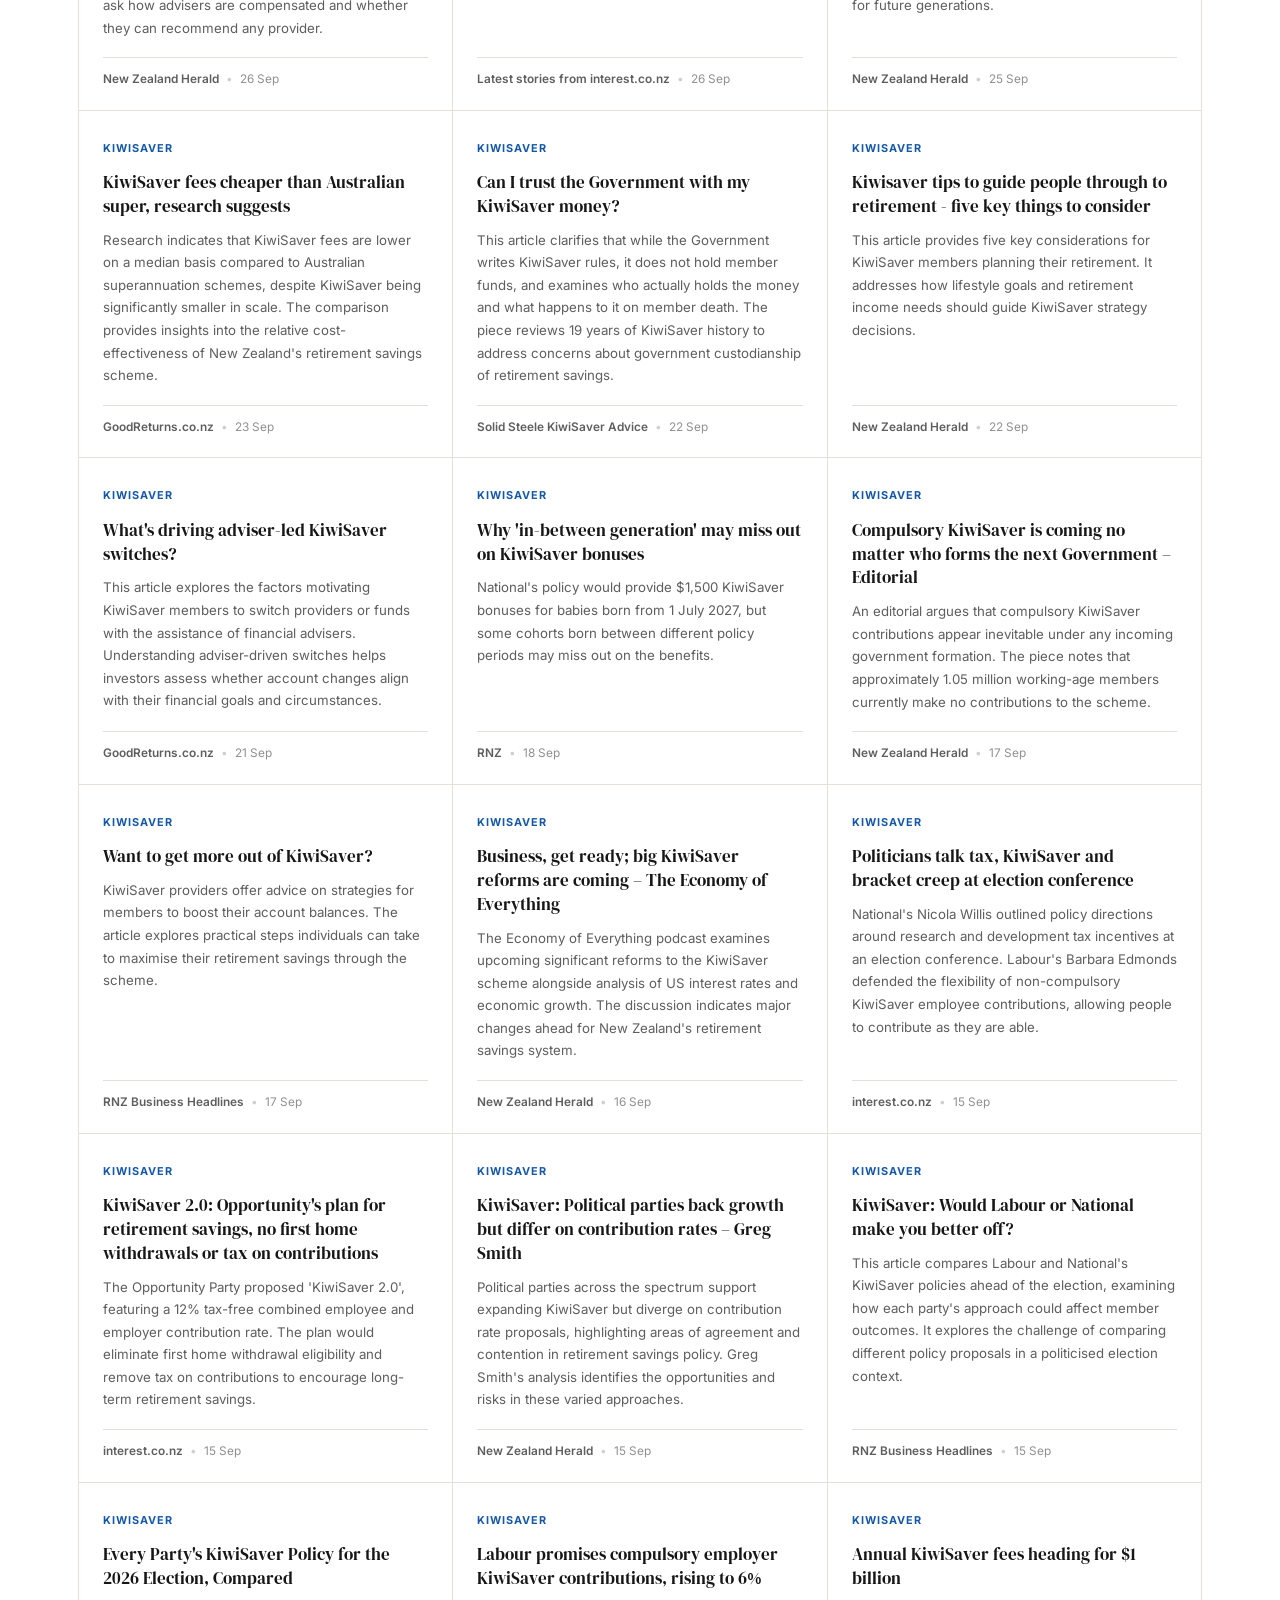
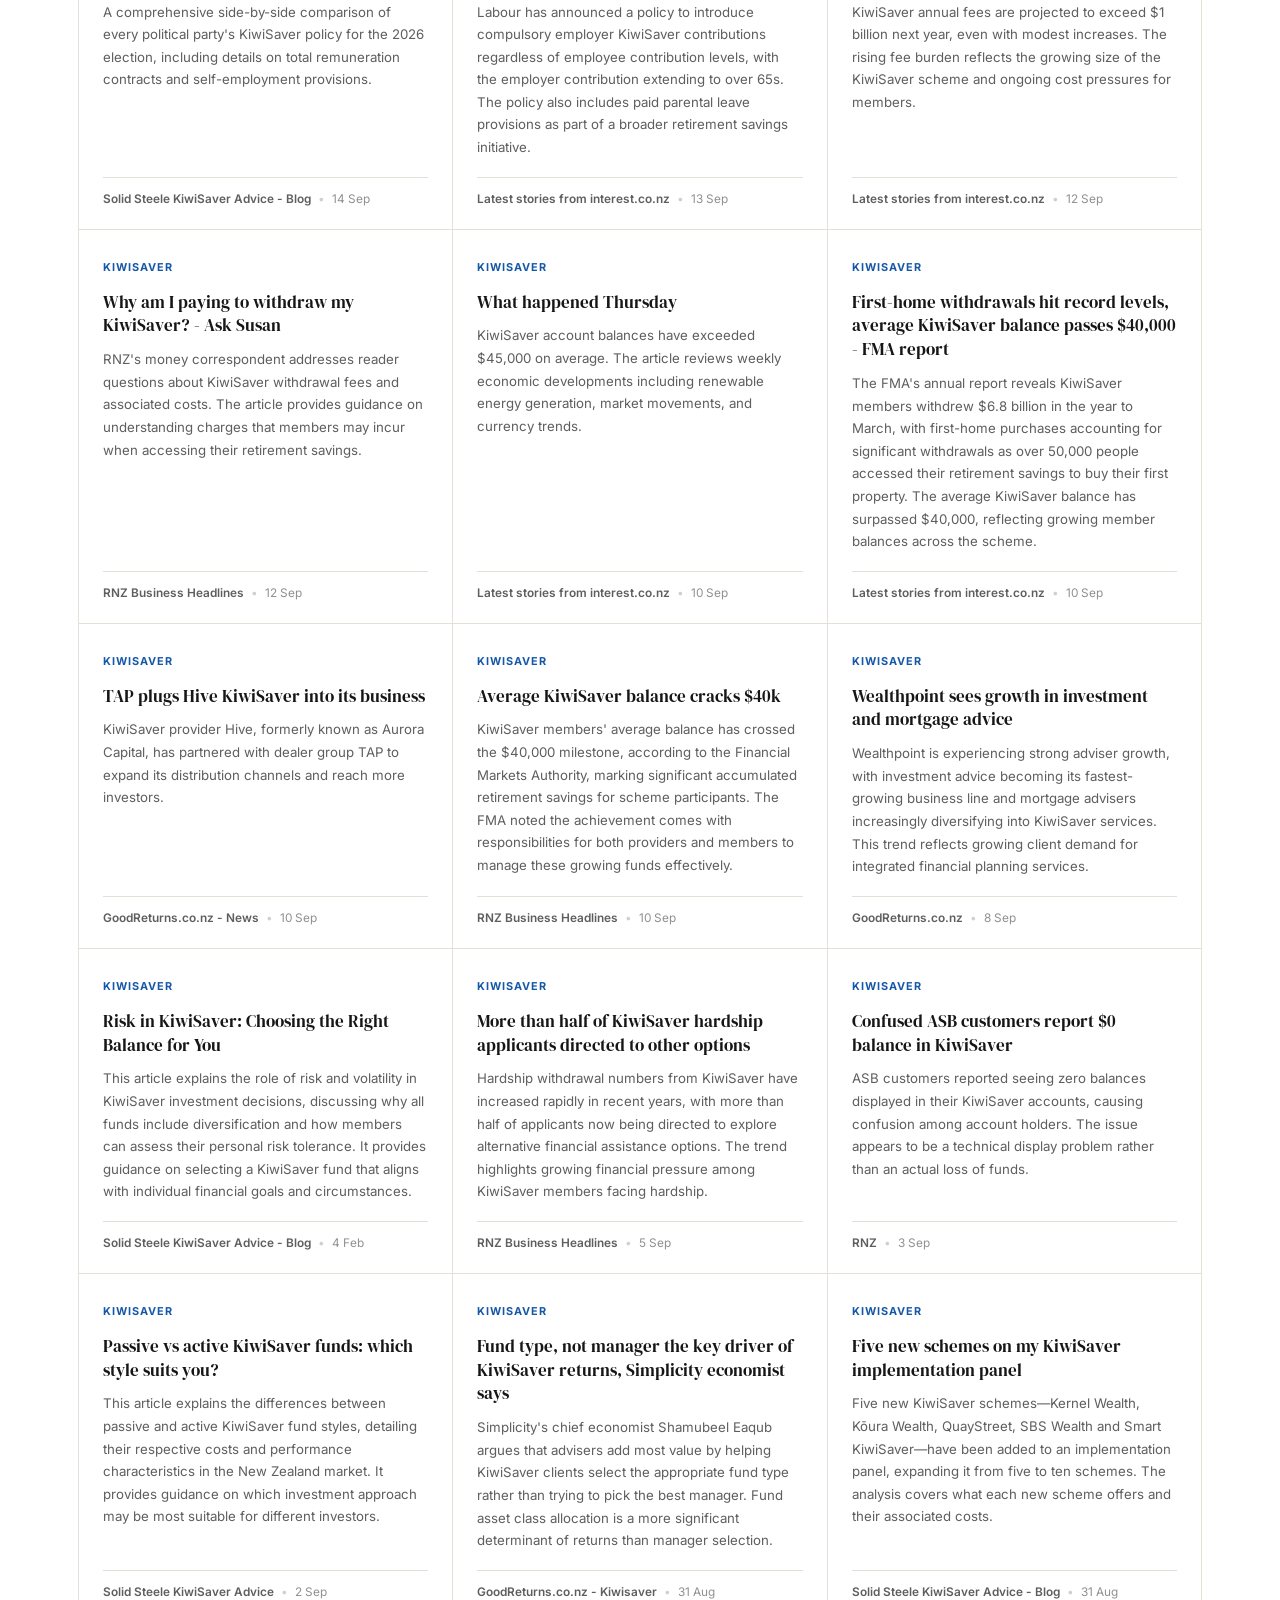
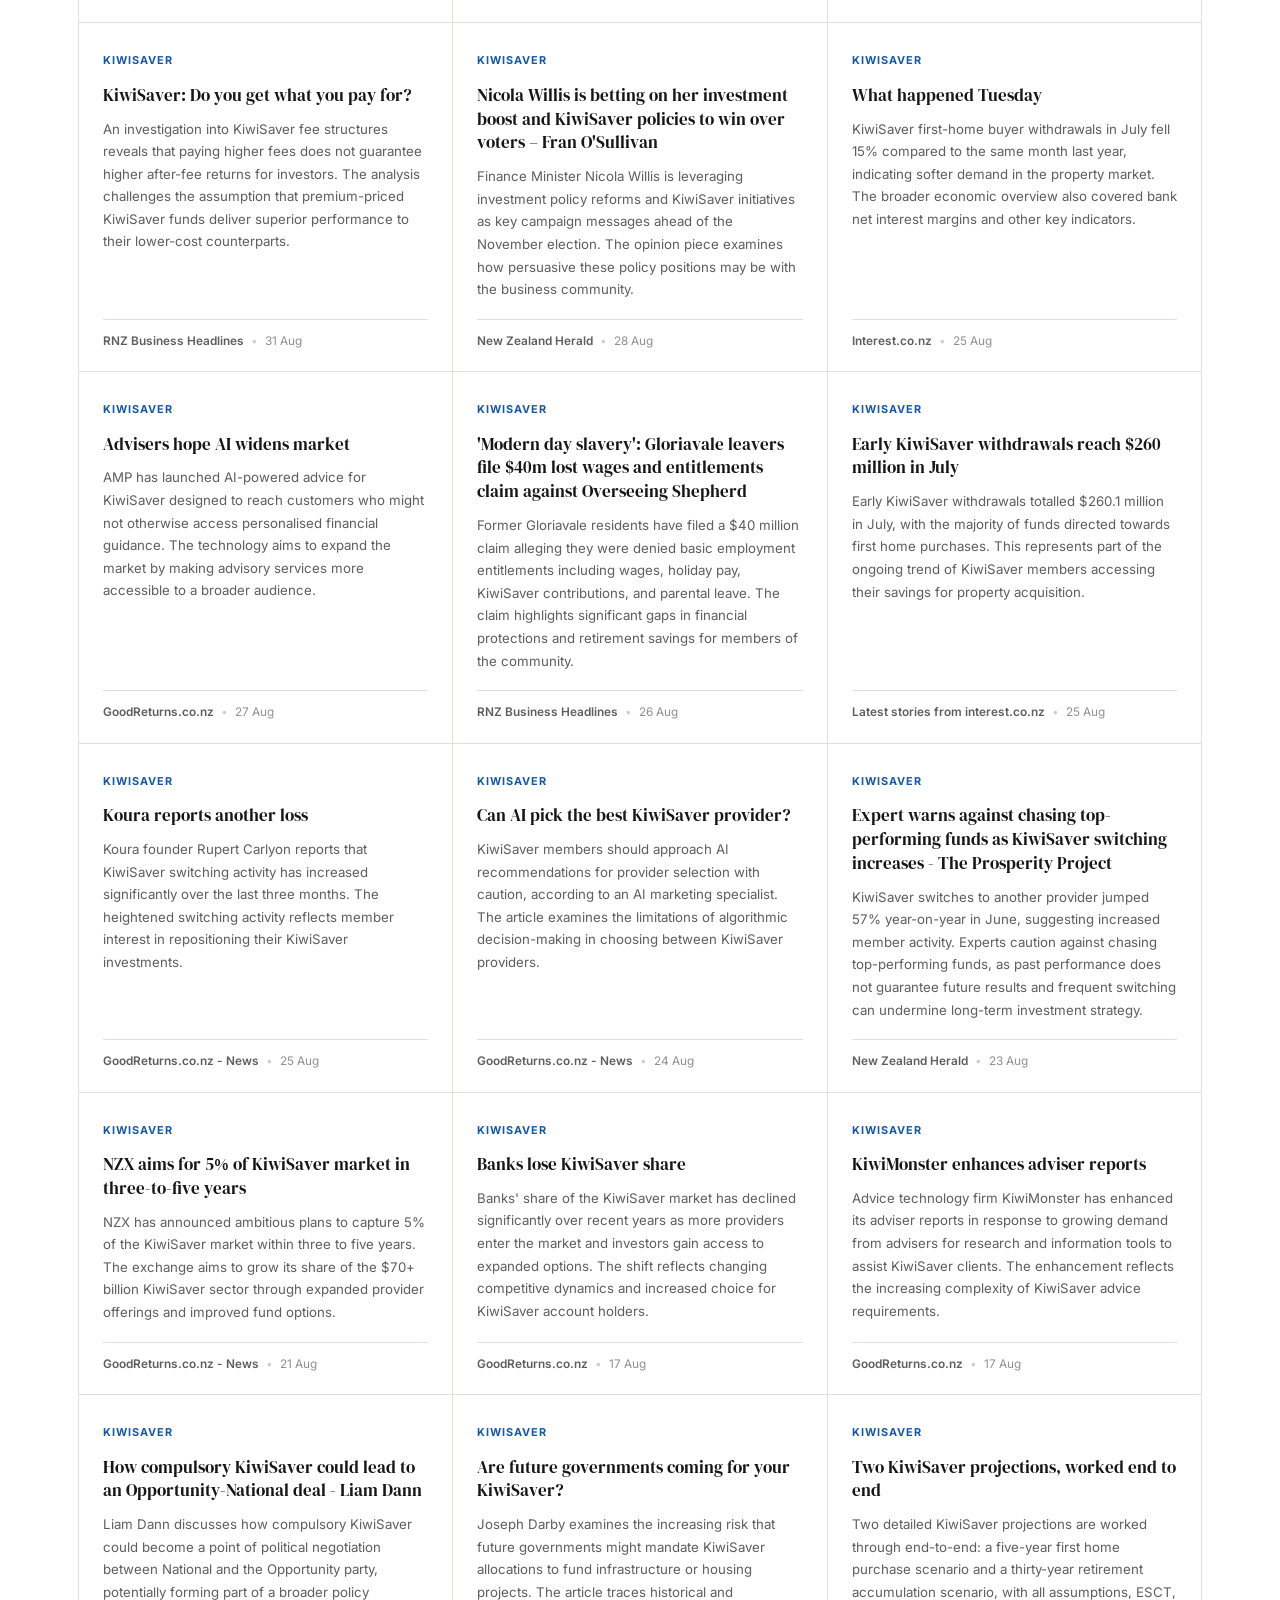
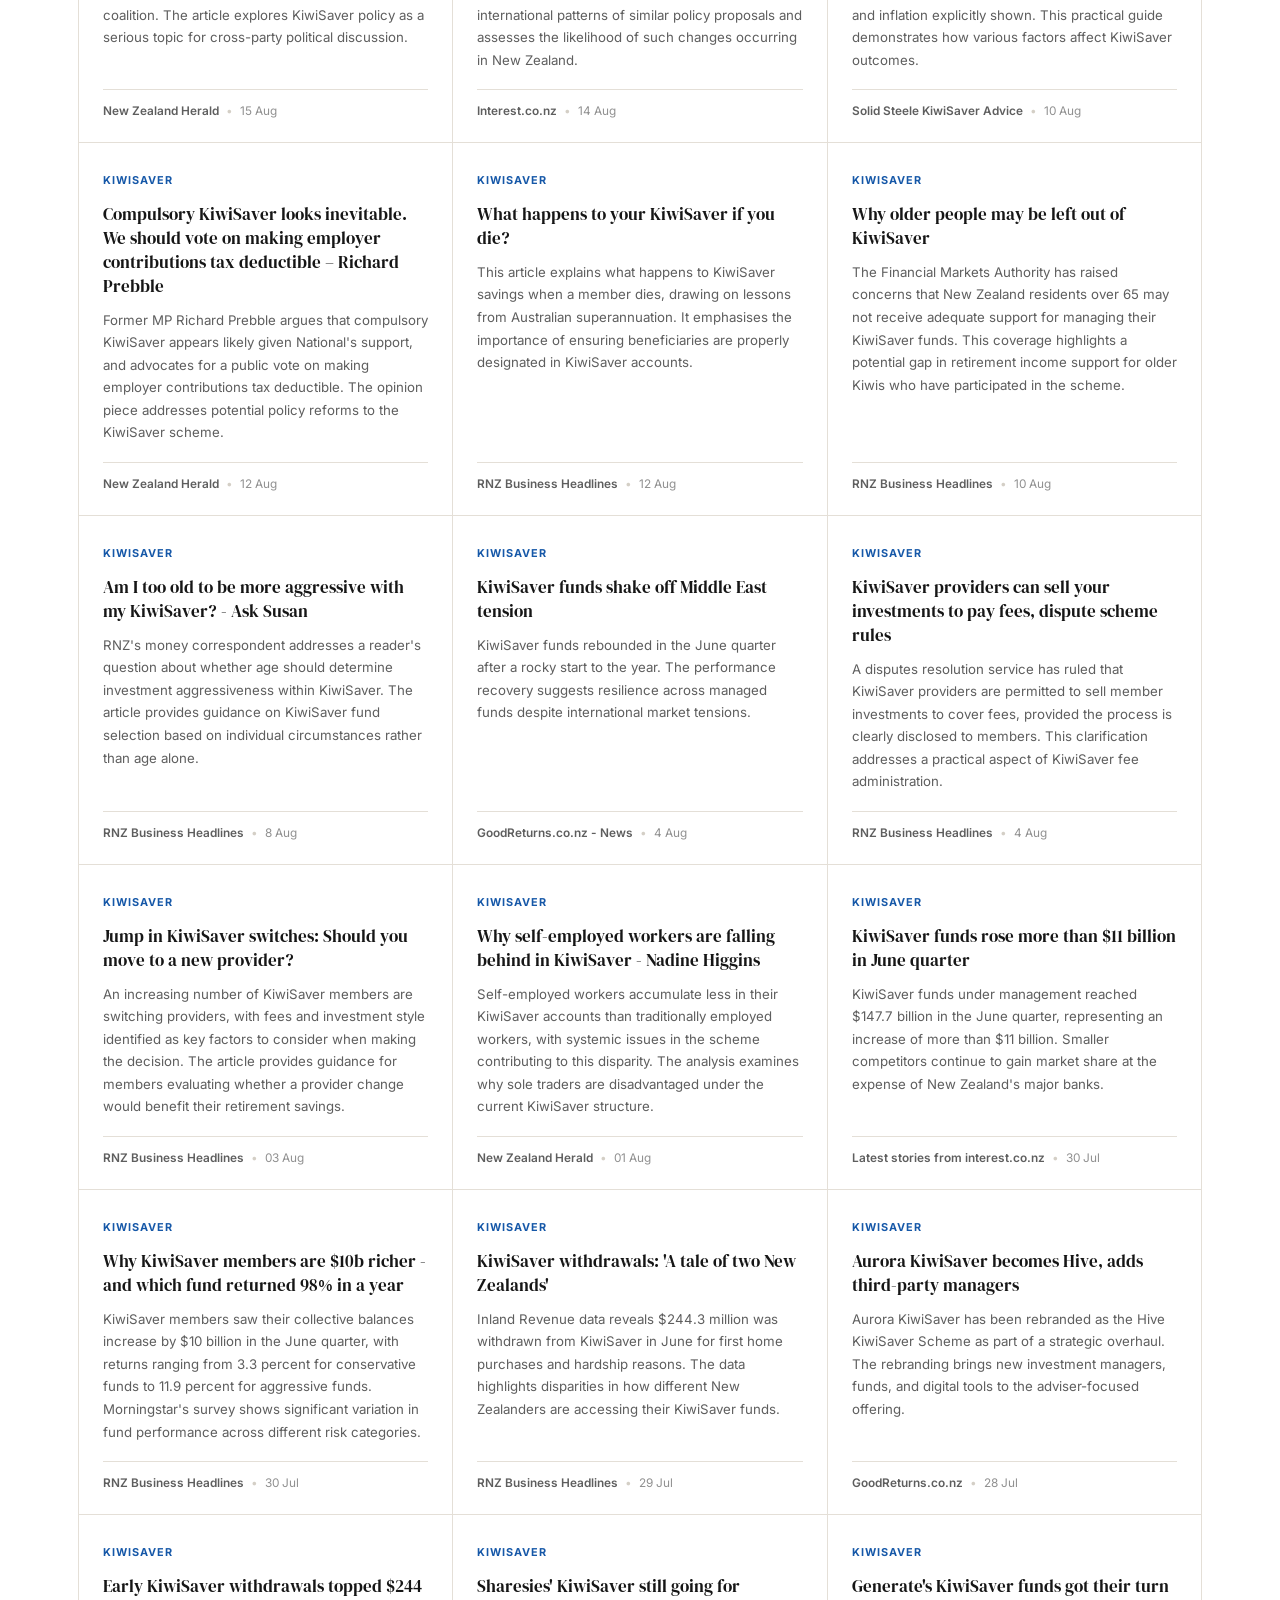
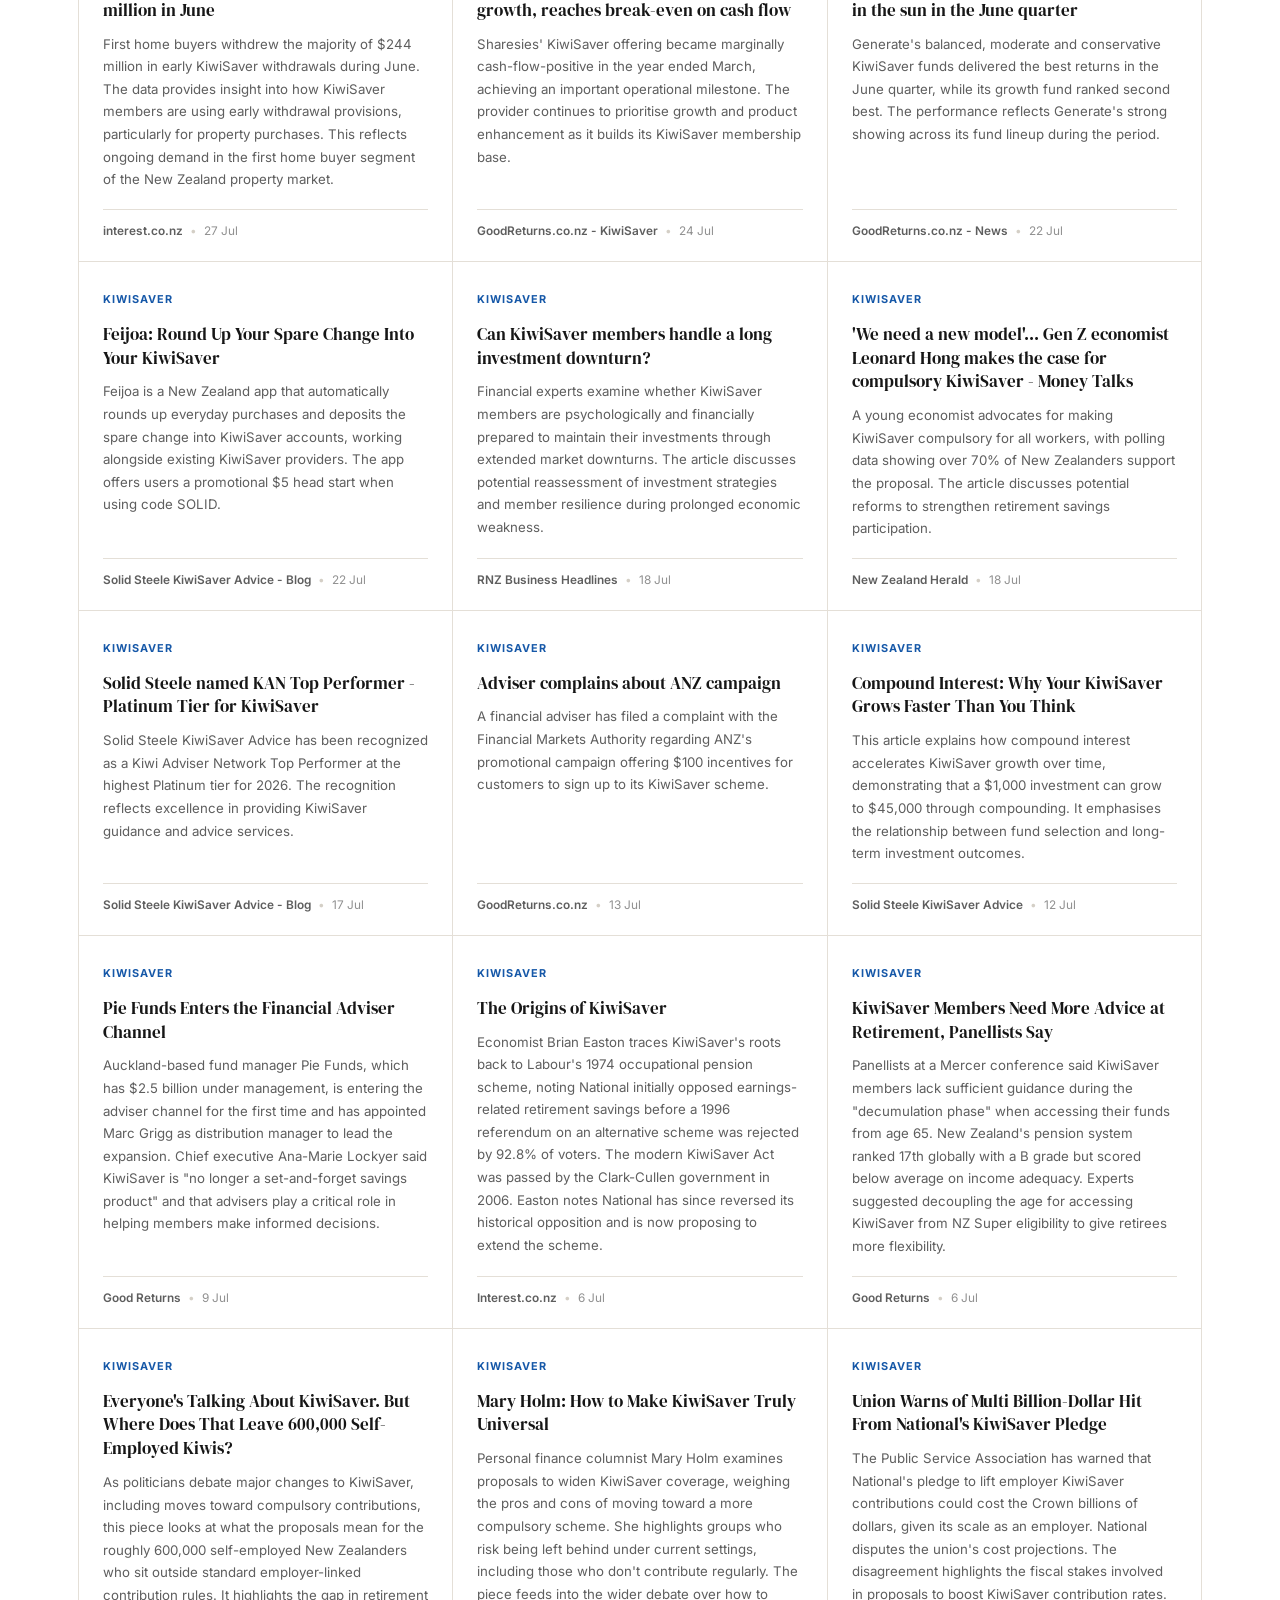
<file: kiwisaver.html>
<!DOCTYPE html>
<html lang="en-NZ">
<head>
  <meta charset="UTF-8">
  <meta name="viewport" content="width=device-width, initial-scale=1.0">
  <link rel="icon" type="image/png" href="/favicon-96x96.png" sizes="96x96" />
  <link rel="shortcut icon" href="/favicon.ico" />
  <link rel="apple-touch-icon" sizes="180x180" href="/apple-touch-icon.png" />
  <meta name="apple-mobile-web-app-title" content="Find Financial Advice NZ" />
  <meta name="application-name" content="Find Financial Advice NZ">
  <link rel="manifest" href="/site.webmanifest" />
  <meta name="description" content="Stay up to date with KiwiSaver news, fund comparisons and contribution tips. Everything New Zealanders need to make the most of their KiwiSaver.">
  <title>KiwiSaver NZ – Fund Picks, News & Guides | Find Financial Advice NZ</title>
  <link rel="canonical" href="https://financialadvice.co.nz/kiwisaver">
  <link rel="stylesheet" href="styles.min.css">
  <!-- Google Tag Manager -->
  <script>(function(w,d,s,l,i){w[l]=w[l]||[];w[l].push({'gtm.start':
  new Date().getTime(),event:'gtm.js'});var f=d.getElementsByTagName(s)[0],
  j=d.createElement(s),dl=l!='dataLayer'?'&l='+l:'';j.async=true;j.src=
  'https://www.googletagmanager.com/gtm.js?id='+i+dl;f.parentNode.insertBefore(j,f);
  })(window,document,'script','dataLayer','GTM-PXX6WRRG');</script>
  <!-- End Google Tag Manager -->

  <!-- FAQ Schema for AEO -->
  <!-- Google tag (gtag.js) -->
  <script async src="https://www.googletagmanager.com/gtag/js?id=G-EKNTL9Q19B"></script>
  <script>
    window.dataLayer = window.dataLayer || [];
    function gtag(){dataLayer.push(arguments);}
    gtag('js', new Date());
    gtag('config', 'G-EKNTL9Q19B');
  </script>
  <!-- Open Graph -->
  <meta property="og:type"        content="website">
  <meta property="og:site_name"   content="Find Financial Advice NZ">
  <meta property="og:url"         content="https://financialadvice.co.nz/kiwisaver">
  <meta property="og:title"       content="KiwiSaver NZ – Fund Picks, News & Guides">
  <meta property="og:description" content="Stay up to date with KiwiSaver news, fund comparisons and contribution tips. Everything New Zealanders need to make the most of their KiwiSaver.">
  <meta property="og:image"       content="https://i.postimg.cc/XvXzCPs9/FFA-og-image.jpg">
  <meta property="og:image:type"  content="image/jpeg">
  <meta property="og:image:width" content="1200">
  <meta property="og:image:height" content="630">
  <meta name="twitter:card"       content="summary_large_image">
  <meta name="twitter:title"      content="KiwiSaver NZ – Fund Picks, News & Guides">
  <meta name="twitter:description" content="Stay up to date with KiwiSaver news, fund comparisons and contribution tips. Everything New Zealanders need to make the most of their KiwiSaver.">
  <meta name="twitter:image"      content="https://i.postimg.cc/XvXzCPs9/FFA-og-image.jpg">
  <meta property="og:locale"      content="en_NZ">
  <meta name="geo.region"         content="NZ">
  <meta name="language"           content="en-NZ">
  <meta name="robots"             content="index, follow">
  <meta name="theme-color"        content="#0d4a35">
  <link rel="preconnect" href="https://fonts.googleapis.com">
  <link rel="preconnect" href="https://fonts.gstatic.com" crossorigin>
  <link href="https://fonts.googleapis.com/css2?family=DM+Serif+Display:ital@0;1&family=Inter:wght@400;500;600;700&display=swap" rel="stylesheet" media="print" onload="this.media='all'">
  <noscript><link href="https://fonts.googleapis.com/css2?family=DM+Serif+Display:ital@0;1&family=Inter:wght@400;500;600;700&display=swap" rel="stylesheet"></noscript>
  <script type="application/ld+json">
{
  "@context": "https://schema.org",
  "@graph": [
    {
      "@type": "CollectionPage",
      "@id": "https://financialadvice.co.nz/kiwisaver#page",
      "url": "https://financialadvice.co.nz/kiwisaver",
      "name": "KiwiSaver NZ – Fund Picks, News & Guides",
      "description": "The latest KiwiSaver news, fund comparisons, contribution tips, and policy updates for New Zealanders. Curated daily from trusted NZ financial sources.",
      "isPartOf": { "@id": "https://financialadvice.co.nz/#website" },
      "about": { "@type": "Thing", "name": "KiwiSaver" }
    },
    {
      "@type": "FAQPage",
      "@id": "https://financialadvice.co.nz/kiwisaver#faq",
      "mainEntity": [
        { "@type": "Question", "name": "What is KiwiSaver and how does it work?", "acceptedAnswer": { "@type": "Answer", "text": "KiwiSaver is New Zealand's voluntary workplace savings scheme, designed to help members build wealth for retirement or a first home. Since launching in 2007 it has grown to over $123 billion in funds under management with more than 3.3 million members. Contributions come from the employee, the employer, and — up to $260.72 per year — the New Zealand government, making it one of the most powerful savings tools available to New Zealanders regardless of income level." } },
        { "@type": "Question", "name": "How much is the KiwiSaver government contribution in 2026?", "acceptedAnswer": { "@type": "Answer", "text": "From 1 July 2025, the New Zealand government contributes 25 cents for every dollar you contribute to KiwiSaver, up to a maximum of $260.72 per year. To receive the full amount you need to contribute at least $1,042.86 in a KiwiSaver year (1 July to 30 June). Members with taxable income above $180,000 are no longer eligible. The rate was halved from 50 cents per dollar as part of Budget 2025 changes." } },
        { "@type": "Question", "name": "What KiwiSaver contribution rate should I choose?", "acceptedAnswer": { "@type": "Answer", "text": "From 1 April 2026, the default KiwiSaver contribution rate increased from 3% to 3.5% for both employees and employers, with a further increase to 4% coming in April 2028. Employees can choose rates of 3.5%, 4%, 6%, 8%, or 10% of gross salary. Those who prefer to stay at 3% can apply to Inland Revenue for a temporary rate reduction for up to 12 months. Increasing your contribution rate is one of the most effective ways to improve your long-term KiwiSaver balance." } },
        { "@type": "Question", "name": "Which KiwiSaver fund type is right for me?", "acceptedAnswer": { "@type": "Answer", "text": "The right KiwiSaver fund depends on your investment timeframe, goals, and comfort with risk. Growth and aggressive funds hold more shares and property, offering higher long-term return potential but more short-term volatility — generally suited to members more than 10 years from needing the money. Conservative funds hold mostly cash and bonds, offering more stability but lower growth — better suited to members close to a first home purchase or retirement. Many New Zealanders remain in default conservative funds long after it makes sense, which can cost tens of thousands of dollars in long-term returns." } },
        { "@type": "Question", "name": "Can I use KiwiSaver to buy my first home?", "acceptedAnswer": { "@type": "Answer", "text": "Yes. If you have been a KiwiSaver member for at least three years you may be able to withdraw most of your balance (you must leave a minimum of $1,000) to put towards purchasing your first home, provided you intend to live in the property. The strategy you follow when saving for a first home is different from long-term retirement planning — your fund choice should match your timeframe to purchase." } }
      ]
    }
  ]
}
  </script>
  <!-- Meta Pixel Code -->
  <script>
  !function(f,b,e,v,n,t,s)
  {if(f.fbq)return;n=f.fbq=function(){n.callMethod?
  n.callMethod.apply(n,arguments):n.queue.push(arguments)};
  if(!f._fbq)f._fbq=n;n.push=n;n.loaded=!0;n.version='2.0';
  n.queue=[];t=b.createElement(e);t.async=!0;
  t.src=v;s=b.getElementsByTagName(e)[0];
  s.parentNode.insertBefore(t,s)}(window, document,'script',
  'https://connect.facebook.net/en_US/fbevents.js');
  fbq('init', '1661535551726233');
  fbq('track', 'PageView');
  </script>
  <noscript><img height="1" width="1" style="display:none"
  src="https://www.facebook.com/tr?id=1661535551726233&ev=PageView&noscript=1"
  /></noscript>
  <!-- End Meta Pixel Code -->
</head>
<body>
  <!-- Google Tag Manager (noscript) -->
  <noscript><iframe src="https://www.googletagmanager.com/ns.html?id=GTM-PXX6WRRG"
  height="0" width="0" style="display:none;visibility:hidden"></iframe></noscript>
  <!-- End Google Tag Manager (noscript) -->

<nav class="navbar">
  <div class="container">
    <a href="/" class="nav-logo">
      <div class="nav-logo-pill">
        <img src="Find%20Financial%20Advice%20Logo%2C%20wide%20R.png" alt="FindFinancialAdvice.co.nz" class="nav-logo-img">
      </div>
    </a>
    <button class="nav-toggle" aria-label="Toggle navigation" aria-expanded="false">&#9776;</button>
    <ul class="nav-links">
      <li><a href="/">Home</a></li>
      <li class="nav-dropdown">
        <button class="nav-dropdown-toggle open" aria-expanded="true" aria-haspopup="true">Topics <span class="nav-dropdown-arrow">&#9660;</span></button>
        <ul class="nav-dropdown-menu open">
          <li><a href="/kiwisaver" class="active">KiwiSaver</a></li>
          <li><a href="/property">Property</a></li>
          <li><a href="/investing">Investing</a></li>
          <li><a href="/budgeting">Budgeting</a></li>
          <li><a href="/retirement">Retirement</a></li>
          <li><a href="/insurance">Insurance</a></li>
        </ul>
      </li>
            <li><a href="/sources">Sources</a></li>
      <li><a href="/advisers">Advisers</a></li>
      <li><a href="/calculators">Calculators</a></li>
      <li><a href="/subscribe">Subscribe</a></li>
    </ul>
    <div class="nav-social">
      <a href="https://www.facebook.com/FindFinancialAdviceNZ" target="_blank" rel="noopener noreferrer" aria-label="Facebook">
        <svg viewBox="0 0 24 24" xmlns="http://www.w3.org/2000/svg"><path d="M24 12.073C24 5.405 18.627 0 12 0S0 5.405 0 12.073C0 18.1 4.388 23.094 10.125 24v-8.437H7.078v-3.49h3.047V9.41c0-3.025 1.792-4.697 4.533-4.697 1.312 0 2.686.235 2.686.235v2.97h-1.513c-1.491 0-1.956.93-1.956 1.886v2.268h3.328l-.532 3.49h-2.796V24C19.612 23.094 24 18.1 24 12.073z"/></svg>
      </a>
      <a href="https://www.linkedin.com/company/find-financial-advice-nz/posts/?feedView=all" target="_blank" rel="noopener noreferrer" aria-label="LinkedIn">
        <svg viewBox="0 0 24 24" xmlns="http://www.w3.org/2000/svg"><path d="M20.447 20.452h-3.554v-5.569c0-1.328-.027-3.037-1.852-3.037-1.853 0-2.136 1.445-2.136 2.939v5.667H9.351V9h3.414v1.561h.046c.477-.9 1.637-1.85 3.37-1.85 3.601 0 4.267 2.37 4.267 5.455v6.286zM5.337 7.433a2.062 2.062 0 01-2.063-2.065 2.064 2.064 0 112.063 2.065zm1.782 13.019H3.555V9h3.564v11.452zM22.225 0H1.771C.792 0 0 .774 0 1.729v20.542C0 23.227.792 24 1.771 24h20.451C23.2 24 24 23.227 24 22.271V1.729C24 .774 23.2 0 22.222 0h.003z"/></svg>
      </a>
    </div>
  </div>
</nav>

<div class="page-header">
  <div class="container">
    <h1>KiwiSaver</h1>
    <p>News, guides, and analysis on New Zealand's workplace savings scheme</p>
  </div>
</div>

<section class="category-intro section">
  <div class="container">
    <div class="category-intro-body">
      <p>KiwiSaver is New Zealand's voluntary workplace savings scheme, designed to help you build wealth for retirement or your first home. Since its launch in 2007 it has grown to over $123 billion in funds under management, with more than 3.3 million members enrolled. Contributions come from you, your employer, and — up to a cap of $261 per year — the government, making it one of the most powerful savings tools available to New Zealanders regardless of income level. Your money is invested in a fund managed by a KiwiSaver provider, with options ranging from conservative to aggressive depending on your risk tolerance and time horizon.</p>
      <p>Choosing the right fund type and contribution rate can make a significant difference to your final balance — yet many New Zealanders remain in a default conservative fund long after it makes sense, or overlook the scheme entirely if they are self-employed. The articles below cover the latest KiwiSaver news, policy changes, provider comparisons, and practical guidance to help you make the most of your membership. If you are unsure whether your current settings are right for your stage of life, a qualified financial adviser can provide a personalised assessment.</p>
    </div>
  </div>
</section>

<section class="section bg-light" style="padding-top:0">
  <div class="container">
    <h2 class="grid-heading">Latest KiwiSaver News</h2>
    <div class="news-grid">
      <div class="news-card" data-category="kiwisaver">
        <div class="news-card-tag"><span class="tag tag-kiwisaver">KiwiSaver</span></div>
        <h3><a href="https://www.interest.co.nz/economy/141234/review-things-you-need-know-you-sign-thursday-westpac-trims-rate-fhb-borrowing" target="_blank" rel="noopener">What happened Thursday</a></h3>
        <p class="news-card-summary">A daily review covering multiple household finance topics including Westpac's rate trim for first-home buyers, subdued FHB borrowing activity, KiwiSaver fund underperformance, and broader economic indicators. The article addresses key personal finance movements relevant to investors and borrowers.</p>
        <div class="news-card-meta">
          <span class="source"><a href="https://www.interest.co.nz/" target="_blank" rel="noopener">Latest stories from interest.co.nz</a></span>
          <span class="sep">&bull;</span><span>26 Nov</span>
        </div>
      </div>
      <div class="news-card" data-category="kiwisaver">
        <div class="news-card-tag"><span class="tag tag-kiwisaver">KiwiSaver</span></div>
        <h3><a href="https://www.nzherald.co.nz/business/personal-finance/kiwisaver/kiwisaver-is-growing-but-fees-arent-falling-why-providers-could-be-the-real-election-winners/premium/277ZSL3KM5GGZI3RAIEARPVW2Y/" target="_blank" rel="noopener">KiwiSaver is growing, but fees aren't falling – why providers could be the real election winners</a></h3>
        <p class="news-card-summary">KiwiSaver membership is growing but provider fees are not declining correspondingly, potentially benefiting fund managers. The article examines Generate, Milford and Fisher Funds against this backdrop of market expansion.</p>
        <div class="news-card-meta">
          <span class="source"><a href="https://www.nzherald.co.nz" target="_blank" rel="noopener">New Zealand Herald</a></span>
          <span class="sep">&bull;</span><span>25 Nov</span>
        </div>
      </div>
      <div class="news-card" data-category="kiwisaver">
        <div class="news-card-tag"><span class="tag tag-kiwisaver">KiwiSaver</span></div>
        <h3><a href="https://www.nzherald.co.nz/business/nz-sharemarket-rollercoaster-what-it-means-for-your-kiwisaver-balance/55HGTWQRNRAQBNCNRBDAJD6QXE/" target="_blank" rel="noopener">NZ sharemarket rollercoaster: What it means for your KiwiSaver balance</a></h3>
        <p class="news-card-summary">The article examines how recent tech and AI sector volatility impacts KiwiSaver fund balances and provides guidance for members navigating market fluctuations. It directly addresses KiwiSaver investor concerns during periods of share market uncertainty.</p>
        <div class="news-card-meta">
          <span class="source"><a href="https://www.nzherald.co.nz" target="_blank" rel="noopener">New Zealand Herald</a></span>
          <span class="sep">&bull;</span><span>24 Nov</span>
        </div>
      </div>
      <div class="news-card" data-category="kiwisaver">
        <div class="news-card-tag"><span class="tag tag-kiwisaver">KiwiSaver</span></div>
        <h3><a href="https://www.interest.co.nz/personal-finance/141198/financial-hardship-withdrawals-continued-pulling-ahead-first-home-kiwisaver" target="_blank" rel="noopener">Early KiwiSaver withdrawals topped $248 million in October</a></h3>
        <p class="news-card-summary">Financial hardship withdrawals from KiwiSaver continued to outpace first home withdrawals in October, totalling $248 million in early withdrawals for the month. The data shows ongoing financial stress among KiwiSaver members accessing their funds before retirement.</p>
        <div class="news-card-meta">
          <span class="source"><a href="https://www.interest.co.nz/" target="_blank" rel="noopener">interest.co.nz</a></span>
          <span class="sep">&bull;</span><span>23 Nov</span>
        </div>
      </div>
      <div class="news-card" data-category="kiwisaver">
        <div class="news-card-tag"><span class="tag tag-kiwisaver">KiwiSaver</span></div>
        <h3><a href="https://www.stuff.co.nz/money/361062531/wall-street-correction-heres-what-actually-means-your-sharesies-and-kiwisaver" target="_blank" rel="noopener">Wall Street is in a 'correction'. Here's what that actually means for your Sharesies and KiwiSaver</a></h3>
        <p class="news-card-summary">With Wall Street experiencing a significant correction, this article explains what a market correction means and its implications for KiwiSaver and other investment portfolios. It provides historical context for understanding market downturns.</p>
        <div class="news-card-meta">
          <span class="source"><a href="https://www.stuff.co.nz/money" target="_blank" rel="noopener">Stuff Money</a></span>
          <span class="sep">&bull;</span><span>22 Nov</span>
        </div>
      </div>
      <div class="news-card" data-category="kiwisaver">
        <div class="news-card-tag"><span class="tag tag-kiwisaver">KiwiSaver</span></div>
        <h3><a href="https://www.solidsteeleadvice.co.nz/post/kiwisaver-vs-saving-outside-kiwisaver-for-your-first-home" target="_blank" rel="noopener">KiwiSaver vs Saving Outside KiwiSaver: What's Best for Your First Home?</a></h3>
        <p class="news-card-summary">This guide compares KiwiSaver and regular savings accounts for first home buyers, examining free employer contributions, lock-in periods, and costs that KiwiSaver cannot cover. It provides practical advice on the optimal savings order for prospective homeowners.</p>
        <div class="news-card-meta">
          <span class="source"><a href="https://www.solidsteeleadvice.co.nz/learn-and-blog" target="_blank" rel="noopener">Solid Steele KiwiSaver Advice - Blog</a></span>
          <span class="sep">&bull;</span><span>23 Nov</span>
        </div>
      </div>
      <div class="news-card" data-category="kiwisaver">
        <div class="news-card-tag"><span class="tag tag-kiwisaver">KiwiSaver</span></div>
        <h3><a href="https://investmentnews.co.nz/investment-news/help-your-self-employed-retirement-commission-study-looks-beyond-the-paye/?utm_source=rss&utm_medium=rss&utm_campaign=help-your-self-employed-retirement-commission-study-looks-beyond-the-paye" target="_blank" rel="noopener">Help your self-employed: Retirement Commission study looks beyond the PAYE</a></h3>
        <p class="news-card-summary">Retirement Commission research shows KiwiSaver participation is lower among the self-employed compared to PAYE workers because automatic enrolment and payroll deduction mechanisms do not apply to them. The study highlights lower contributions and participation rates among self-employed New Zealanders.</p>
        <div class="news-card-meta">
          <span class="source"><a href="https://investmentnews.co.nz" target="_blank" rel="noopener">Investment News NZ</a></span>
          <span class="sep">&bull;</span><span>22 Nov</span>
        </div>
      </div>
      <div class="news-card" data-category="kiwisaver">
        <div class="news-card-tag"><span class="tag tag-kiwisaver">KiwiSaver</span></div>
        <h3><a href="https://www.goodreturns.co.nz/article/retirement-commission-calls-for-self-employed-solutions-for-kiwisaver?utm_source=GR&utm_medium=rss&utm_campaign=Retirement%20Commission%20calls%20for%20self-employed%20solutions%20for%20KiwiSaver" target="_blank" rel="noopener">Retirement Commission calls for self-employed solutions for KiwiSaver</a></h3>
        <p class="news-card-summary">The Retirement Commissioner has identified insufficient incentives for self-employed people to contribute to KiwiSaver. Research shows the system's design creates barriers to participation among this group.</p>
        <div class="news-card-meta">
          <span class="source"><a href="https://www.goodreturns.co.nz/rss/kiwisaver.xml" target="_blank" rel="noopener">GoodReturns.co.nz</a></span>
          <span class="sep">&bull;</span><span>23 Nov</span>
        </div>
      </div>
      <div class="news-card" data-category="kiwisaver">
        <div class="news-card-tag"><span class="tag tag-kiwisaver">KiwiSaver</span></div>
        <h3><a href="https://www.rnz.co.nz/news/personal-finance/2738945/kiwisaver-is-not-working-for-self-employed-people-but-what-will" target="_blank" rel="noopener">KiwiSaver is not working for self-employed people, but what will?</a></h3>
        <p class="news-card-summary">Research demonstrates lower KiwiSaver participation rates among the self-employed are due to structural design issues within the system. The article explores potential solutions to improve uptake among this population.</p>
        <div class="news-card-meta">
          <span class="source"><a href="https://www.rnz.co.nz/news/personal-finance" target="_blank" rel="noopener">RNZ</a></span>
          <span class="sep">&bull;</span><span>23 Nov</span>
        </div>
      </div>
      <div class="news-card" data-category="kiwisaver">
        <div class="news-card-tag"><span class="tag tag-kiwisaver">KiwiSaver</span></div>
        <h3><a href="https://www.nzherald.co.nz/business/personal-finance/kiwisaver/is-investing-in-kiwisaver-worth-it-and-can-i-withdraw-the-investment-earnings-each-year-mary-holm/premium/W3AOYVUEA5BDPJZCF77PSTIUR4/" target="_blank" rel="noopener">Is investing in KiwiSaver worth it and can I withdraw the investment earnings each year? – Mary Holm</a></h3>
        <p class="news-card-summary">Mary Holm addresses whether KiwiSaver is a worthwhile investment and clarifies withdrawal rules for investment earnings. The article highlights how employer and government contributions nearly double member contributions.</p>
        <div class="news-card-meta">
          <span class="source"><a href="https://www.nzherald.co.nz" target="_blank" rel="noopener">New Zealand Herald</a></span>
          <span class="sep">&bull;</span><span>21 Nov</span>
        </div>
      </div>
      <div class="news-card" data-category="kiwisaver">
        <div class="news-card-tag"><span class="tag tag-kiwisaver">KiwiSaver</span></div>
        <h3><a href="https://www.rnz.co.nz/news/business/2695993/industry-not-doing-enough-for-retirees-at-a-critical-moment-experts-say" target="_blank" rel="noopener">Industry not doing enough for retirees at a critical moment, experts say</a></h3>
        <p class="news-card-summary">The Financial Markets Authority has raised concerns that the financial services industry is not providing sufficient advice to people turning 65 who become eligible to access their KiwiSaver accounts. Experts argue that improved guidance at this critical transition point is essential for retirees.</p>
        <div class="news-card-meta">
          <span class="source"><a href="https://www.rnz.co.nz/news/personal-finance" target="_blank" rel="noopener">RNZ Personal finance Headlines</a></span>
          <span class="sep">&bull;</span><span>20 Nov</span>
        </div>
      </div>
      <div class="news-card" data-category="kiwisaver">
        <div class="news-card-tag"><span class="tag tag-kiwisaver">KiwiSaver</span></div>
        <h3><a href="https://www.stuff.co.nz/money/361059788/our-politicians-are-thinking-about-kiwisaver-wrong-way" target="_blank" rel="noopener">Our politicians are thinking about KiwiSaver in the wrong way</a></h3>
        <p class="news-card-summary">Mark White-Robinson argues that politicians' focus on discipline in relation to KiwiSaver misses an important point about the scheme. The article discusses a different perspective on how policymakers should be thinking about the retirement savings program.</p>
        <div class="news-card-meta">
          <span class="source"><a href="https://www.stuff.co.nz/money" target="_blank" rel="noopener">Stuff Money</a></span>
          <span class="sep">&bull;</span><span>16 Nov</span>
        </div>
      </div>
      <div class="news-card" data-category="kiwisaver">
        <div class="news-card-tag"><span class="tag tag-kiwisaver">KiwiSaver</span></div>
        <h3><a href="https://investmentnews.co.nz/investment-news/nz-a-soft-compulsion-showcase-as-global-pensions-power-on-oecd/?utm_source=rss&utm_medium=rss&utm_campaign=nz-a-soft-compulsion-showcase-as-global-pensions-power-on-oecd" target="_blank" rel="noopener">NZ a soft-compulsion showcase as global pensions power on: OECD</a></h3>
        <p class="news-card-summary">According to the OECD's Global Pensions Outlook, KiwiSaver remains the world's most successful auto-enrolment retirement savings program. However, New Zealand lags behind pension peers on other metrics, though private retirement savings account participation among the working-age population continues to grow.</p>
        <div class="news-card-meta">
          <span class="source"><a href="https://investmentnews.co.nz" target="_blank" rel="noopener">Investment News NZ</a></span>
          <span class="sep">&bull;</span><span>15 Nov</span>
        </div>
      </div>
      <div class="news-card" data-category="kiwisaver">
        <div class="news-card-tag"><span class="tag tag-kiwisaver">KiwiSaver</span></div>
        <h3><a href="https://www.1news.co.nz/2026/11/17/kiwisaver-hardship-withdrawals-are-spiking-are-there-better-ways-to-deal-with-debt/" target="_blank" rel="noopener">KiwiSaver hardship withdrawals are spiking – are there better ways to deal with debt?</a></h3>
        <p class="news-card-summary">KiwiSaver hardship withdrawals have risen to more than $440 million in the year to March 31 2025, indicating increasing financial distress among scheme members. The article examines whether there are alternative approaches to managing debt beyond accessing retirement savings.</p>
        <div class="news-card-meta">
          <span class="source"><a href="https://www.1news.co.nz" target="_blank" rel="noopener">1News</a></span>
          <span class="sep">&bull;</span><span>16 Nov</span>
        </div>
      </div>
      <div class="news-card" data-category="kiwisaver">
        <div class="news-card-tag"><span class="tag tag-kiwisaver">KiwiSaver</span></div>
        <h3><a href="https://investmentnews.co.nz/investment-news/nz-a-soft-compulsion-showcase-as-global-pensions-power-on-oecd/" target="_blank" rel="noopener">NZ a soft-compulsion showcase as global pensions power on: OECD</a></h3>
        <p class="news-card-summary">An OECD report confirms KiwiSaver remains the world's most successful retirement savings auto-enrolment program by participation metrics. The report shows the proportion of the NZ working-age population with private retirement savings has grown, though New Zealand lags other pension systems on some measures.</p>
        <div class="news-card-meta">
          <span class="source"><a href="https://investmentnews.co.nz" target="_blank" rel="noopener">Investment News NZ</a></span>
          <span class="sep">&bull;</span><span>15 Nov</span>
        </div>
      </div>
      <div class="news-card" data-category="kiwisaver">
        <div class="news-card-tag"><span class="tag tag-kiwisaver">KiwiSaver</span></div>
        <h3><a href="https://www.rnz.co.nz/news/business/2574701/kiwisaver-hardship-withdrawals-hit-record-levels-but-some-could-be-avoided" target="_blank" rel="noopener">KiwiSaver hardship withdrawals hit record levels, but some could be avoided</a></h3>
        <p class="news-card-summary">More than 52,000 KiwiSaver members made hardship withdrawals in the year to June, reaching record levels. Researchers suggest that many of these withdrawals could potentially be avoided if members explored alternative options available to them.</p>
        <div class="news-card-meta">
          <span class="source"><a href="https://www.rnz.co.nz/news/personal-finance" target="_blank" rel="noopener">RNZ Personal finance Headlines</a></span>
          <span class="sep">&bull;</span><span>13 Nov</span>
        </div>
      </div>
      <div class="news-card" data-category="kiwisaver">
        <div class="news-card-tag"><span class="tag tag-kiwisaver">KiwiSaver</span></div>
        <h3><a href="https://www.stuff.co.nz/money/361059222/nvidia-bloodbath-how-hard-could-cheating-mess-hit-your-kiwisaver" target="_blank" rel="noopener">Nvidia bloodbath: How hard could this cheating mess hit your KiwiSaver?</a></h3>
        <p class="news-card-summary">Nvidia's stock value has fallen dramatically, wiping roughly $1 trillion off the company's market capitalisation following a corporate integrity issue. KiwiSaver members invested in growth funds are likely exposed to this significant tech sector downturn.</p>
        <div class="news-card-meta">
          <span class="source"><a href="https://www.stuff.co.nz/money" target="_blank" rel="noopener">Stuff Money</a></span>
          <span class="sep">&bull;</span><span>13 Nov</span>
        </div>
      </div>
      <div class="news-card" data-category="kiwisaver">
        <div class="news-card-tag"><span class="tag tag-kiwisaver">KiwiSaver</span></div>
        <h3><a href="https://www.rnz.co.nz/news/business/2551765/half-of-all-kiwisaver-hardship-withdrawals-may-be-able-to-be-avoided-research-says" target="_blank" rel="noopener">Half of all KiwiSaver hardship withdrawals may be able to be avoided, research says</a></h3>
        <p class="news-card-summary">A new report suggests that approximately half of KiwiSaver hardship withdrawals could potentially be avoided if savers had access to additional support and explored alternative options. The research indicates that financial counselling and support services could help KiwiSaver members manage their money more effectively during difficulties.</p>
        <div class="news-card-meta">
          <span class="source"><a href="https://www.rnz.co.nz/news/personal-finance" target="_blank" rel="noopener">RNZ Personal finance Headlines</a></span>
          <span class="sep">&bull;</span><span>12 Nov</span>
        </div>
      </div>
      <div class="news-card" data-category="kiwisaver">
        <div class="news-card-tag"><span class="tag tag-kiwisaver">KiwiSaver</span></div>
        <h3><a href="https://www.goodreturns.co.nz/article/anz-plans-fight-to-win-back-kiwisaver-members?utm_source=GR&utm_medium=rss&utm_campaign=ANZ%20plans%20fight%20to%20win%20back%20KiwiSaver%20members" target="_blank" rel="noopener">ANZ plans fight to win back KiwiSaver members</a></h3>
        <p class="news-card-summary">ANZ is launching a campaign to attract KiwiSaver members back to the bank as competition intensifies among providers. The move reflects ongoing competition in the KiwiSaver market for members' retirement savings.</p>
        <div class="news-card-meta">
          <span class="source"><a href="https://www.goodreturns.co.nz/rss/kiwisaver.xml" target="_blank" rel="noopener">GoodReturns.co.nz - Kiwisaver</a></span>
          <span class="sep">&bull;</span><span>10 Nov</span>
        </div>
      </div>
      <div class="news-card" data-category="kiwisaver">
        <div class="news-card-tag"><span class="tag tag-kiwisaver">KiwiSaver</span></div>
        <h3><a href="https://www.nzherald.co.nz/business/markets/shares/kiwisaver-and-the-ai-bubble-what-market-volatility-means-for-investors/OMGH7JXLCFB7ZC5O7UW6SSKZJY/" target="_blank" rel="noopener">KiwiSaver and the AI bubble: What market volatility means for investors</a></h3>
        <p class="news-card-summary">An analysis of current market volatility and its implications for KiwiSaver investors, comparing the AI sector build-out to historical tech bubbles and discussing what this means for retirement savings.</p>
        <div class="news-card-meta">
          <span class="source"><a href="https://www.nzherald.co.nz" target="_blank" rel="noopener">New Zealand Herald</a></span>
          <span class="sep">&bull;</span><span>10 Nov</span>
        </div>
      </div>
      <div class="news-card" data-category="kiwisaver">
        <div class="news-card-tag"><span class="tag tag-kiwisaver">KiwiSaver</span></div>
        <h3><a href="https://www.solidsteeleadvice.co.nz/post/kiwisaver-after-first-home-real-example" target="_blank" rel="noopener">After Your First Home: A Real KiwiSaver Example</a></h3>
        <p class="news-card-summary">A case study demonstrates how one couple's KiwiSaver fund choice after purchasing their first home significantly affected their retirement savings, with fund type alone accounting for a projected $498,000 difference by age 65.</p>
        <div class="news-card-meta">
          <span class="source"><a href="https://www.solidsteeleadvice.co.nz/learn-and-blog" target="_blank" rel="noopener">Solid Steele KiwiSaver Advice - Blog</a></span>
          <span class="sep">&bull;</span><span>10 Nov</span>
        </div>
      </div>
      <div class="news-card" data-category="kiwisaver">
        <div class="news-card-tag"><span class="tag tag-kiwisaver">KiwiSaver</span></div>
        <h3><a href="https://www.stuff.co.nz/money/361055978/50-too-late-start-kiwisaver-sharesies-co-founder-brooke-roberts-answers-your-money-questions" target="_blank" rel="noopener">Is 50 too late to start KiwiSaver? Sharesies co-founder Brooke Roberts answers your money questions</a></h3>
        <p class="news-card-summary">Brooke Roberts from Sharesies addresses whether starting KiwiSaver at age 50 is feasible in an episode of The Money Makers. The discussion covers practical considerations for late-stage KiwiSaver participation.</p>
        <div class="news-card-meta">
          <span class="source"><a href="https://www.stuff.co.nz/money" target="_blank" rel="noopener">Stuff Money</a></span>
          <span class="sep">&bull;</span><span>8 Nov</span>
        </div>
      </div>
      <div class="news-card" data-category="kiwisaver">
        <div class="news-card-tag"><span class="tag tag-kiwisaver">KiwiSaver</span></div>
        <h3><a href="https://www.1news.co.nz/2026/11/07/how-exposed-is-your-kiwisaver-to-market-wobbles/" target="_blank" rel="noopener">How exposed is your KiwiSaver to market wobbles?</a></h3>
        <p class="news-card-summary">The article explains how falling US technology stocks affect KiwiSaver balances depending on the type of fund an investor has chosen. It provides guidance for KiwiSaver members understanding their exposure to current market volatility.</p>
        <div class="news-card-meta">
          <span class="source"><a href="https://www.1news.co.nz" target="_blank" rel="noopener">1News</a></span>
          <span class="sep">&bull;</span><span>6 Nov</span>
        </div>
      </div>
      <div class="news-card" data-category="kiwisaver">
        <div class="news-card-tag"><span class="tag tag-kiwisaver">KiwiSaver</span></div>
        <h3><a href="https://www.goodreturns.co.nz/article/weekly-wrap-research-shows-kiwisaver-is-a-key-issue-in-the-election-grtv-special-looks-at-whats-on-offer?utm_source=GR&utm_medium=rss&utm_campaign=%5BWeekly%20Wrap%5D%20Research%20shows%20KiwiSaver%20is%20a%20key%20issue%20in%20the%20election%3B%20GRTV%20Special%20looks%20at%20what%27s%20on%20offer." target="_blank" rel="noopener">[Weekly Wrap] Research shows KiwiSaver is a key issue in the election; GRTV Special looks at what's on offer.</a></h3>
        <p class="news-card-summary">Research indicates that KiwiSaver has emerged as a key election issue, with various political parties offering different policy positions on the scheme. A special segment examines the competing policy proposals affecting New Zealand's retirement savings system.</p>
        <div class="news-card-meta">
          <span class="source"><a href="https://www.goodreturns.co.nz/rss/news.xml" target="_blank" rel="noopener">GoodReturns.co.nz</a></span>
          <span class="sep">&bull;</span><span>6 Nov</span>
        </div>
      </div>
      <div class="news-card" data-category="kiwisaver">
        <div class="news-card-tag"><span class="tag tag-kiwisaver">KiwiSaver</span></div>
        <h3><a href="https://www.rnz.co.nz/news/personal-finance/2388401/how-exposed-is-your-kiwisaver-to-market-wobbles" target="_blank" rel="noopener">How exposed is your KiwiSaver to market wobbles?</a></h3>
        <p class="news-card-summary">The impact of recent falls in US technology stocks on KiwiSaver balances varies significantly depending on the type of fund chosen. Members' exposure to market volatility is primarily determined by their fund's asset allocation and risk profile.</p>
        <div class="news-card-meta">
          <span class="source"><a href="https://www.rnz.co.nz/news/personal-finance" target="_blank" rel="noopener">RNZ</a></span>
          <span class="sep">&bull;</span><span>6 Nov</span>
        </div>
      </div>
      <div class="news-card" data-category="kiwisaver">
        <div class="news-card-tag"><span class="tag tag-kiwisaver">KiwiSaver</span></div>
        <h3><a href="https://www.goodreturns.co.nz/article/international-focus-pays-off-in-changing-market?utm_source=GR&utm_medium=rss&utm_campaign=International%20focus%20pays%20off%20in%20changing%20market" target="_blank" rel="noopener">International focus pays off in changing market</a></h3>
        <p class="news-card-summary">Article discusses the benefits of international investment exposure within a changing market environment, relevant to KiwiSaver fund strategies and investment performance.</p>
        <div class="news-card-meta">
          <span class="source"><a href="https://www.goodreturns.co.nz/rss/kiwisaver.xml" target="_blank" rel="noopener">GoodReturns.co.nz - Kiwisaver</a></span>
          <span class="sep">&bull;</span><span>5 Nov</span>
        </div>
      </div>
      <div class="news-card" data-category="kiwisaver">
        <div class="news-card-tag"><span class="tag tag-kiwisaver">KiwiSaver</span></div>
        <h3><a href="https://www.goodreturns.co.nz/article/ideas-for-reforming-kiwisaver?utm_source=GR&utm_medium=rss&utm_campaign=Ideas%20for%20reforming%20KiwiSaver" target="_blank" rel="noopener">Ideas for reforming KiwiSaver</a></h3>
        <p class="news-card-summary">The article explores various proposed reforms to New Zealand's KiwiSaver retirement savings scheme. It considers policy options aimed at improving the system's effectiveness for members.</p>
        <div class="news-card-meta">
          <span class="source"><a href="https://www.goodreturns.co.nz/rss/kiwisaver.xml" target="_blank" rel="noopener">GoodReturns.co.nz</a></span>
          <span class="sep">&bull;</span><span>2 Nov</span>
        </div>
      </div>
      <div class="news-card" data-category="kiwisaver">
        <div class="news-card-tag"><span class="tag tag-kiwisaver">KiwiSaver</span></div>
        <h3><a href="https://www.rnz.co.nz/news/personal-finance/2306271/why-are-conservative-kiwisaver-funds-falling" target="_blank" rel="noopener">Why are conservative KiwiSaver funds falling?</a></h3>
        <p class="news-card-summary">Morningstar data reveals that KiwiSaver conservative funds posted an average loss of 1 percent in the three months to September. The decline reflects broader market pressures affecting even the most cautious investment options available to KiwiSaver members.</p>
        <div class="news-card-meta">
          <span class="source"><a href="https://www.rnz.co.nz/news/personal-finance" target="_blank" rel="noopener">RNZ</a></span>
          <span class="sep">&bull;</span><span>3 Nov</span>
        </div>
      </div>
      <div class="news-card" data-category="kiwisaver">
        <div class="news-card-tag"><span class="tag tag-kiwisaver">KiwiSaver</span></div>
        <h3><a href="https://www.rnz.co.nz/news/personal-finance/2301153/markets-so-on-edge-for-so-long-what-kiwisaver-managers-want-you-to-know-about-ai-fears" target="_blank" rel="noopener">'Markets so on edge for so long' - what KiwiSaver managers want you to know about AI fears</a></h3>
        <p class="news-card-summary">KiwiSaver managers advise investors to "stick to their knitting" and maintain long-term fund strategies amid market volatility driven by artificial intelligence sector concerns. The guidance emphasises choosing appropriate funds based on individual circumstances rather than reacting to short-term market movements.</p>
        <div class="news-card-meta">
          <span class="source"><a href="https://www.rnz.co.nz/news/personal-finance" target="_blank" rel="noopener">RNZ</a></span>
          <span class="sep">&bull;</span><span>2 Nov</span>
        </div>
      </div>
      <div class="news-card" data-category="kiwisaver">
        <div class="news-card-tag"><span class="tag tag-kiwisaver">KiwiSaver</span></div>
        <h3><a href="https://www.rnz.co.nz/news/personal-finance/2279658/why-can-t-i-use-my-kiwisaver-to-pay-for-a-hip-operation-ask-susan" target="_blank" rel="noopener">Why can't I use my KiwiSaver to pay for a hip operation? Ask Susan</a></h3>
        <p class="news-card-summary">RNZ's money correspondent Susan Edmunds explains the rules around KiwiSaver withdrawal eligibility, specifically addressing why funds cannot typically be accessed for medical procedures like hip operations. The Q&amp;A clarifies the conditions under which KiwiSaver savings can be withdrawn.</p>
        <div class="news-card-meta">
          <span class="source"><a href="https://www.rnz.co.nz/news/personal-finance" target="_blank" rel="noopener">RNZ Personal finance Headlines</a></span>
          <span class="sep">&bull;</span><span>1 Nov</span>
        </div>
      </div>
      <div class="news-card" data-category="kiwisaver">
        <div class="news-card-tag"><span class="tag tag-kiwisaver">KiwiSaver</span></div>
        <h3><a href="https://investmentnews.co.nz/investment-news/fisher-anz-fade-in-dull-quarter-for-kiwisaver/?utm_source=rss&utm_medium=rss&utm_campaign=fisher-anz-fade-in-dull-quarter-for-kiwisaver" target="_blank" rel="noopener">Fisher, ANZ fade in dull quarter for KiwiSaver</a></h3>
        <p class="news-card-summary">KiwiSaver scheme performance was weak in the September quarter, with ANZ and Fisher Funds experiencing negative returns and market share declines according to Morningstar data. ANZ saw its assets under management drop by $127 million during the period.</p>
        <div class="news-card-meta">
          <span class="source"><a href="https://investmentnews.co.nz" target="_blank" rel="noopener">Investment News NZ</a></span>
          <span class="sep">&bull;</span><span>1 Nov</span>
        </div>
      </div>
      <div class="news-card" data-category="kiwisaver">
        <div class="news-card-tag"><span class="tag tag-kiwisaver">KiwiSaver</span></div>
        <h3><a href="https://investmentnews.co.nz/investment-news/public-trust-fills-corporate-coffers-chief-schedules-exit/?utm_source=rss&utm_medium=rss&utm_campaign=public-trust-fills-corporate-coffers-chief-schedules-exit" target="_blank" rel="noopener">Public Trust fills corporate coffers, chief schedules exit</a></h3>
        <p class="news-card-summary">Government-owned Public Trust saw funds under supervision spike by $25 billion year-on-year to exceed $151 billion by June 30, with significant growth driven by the expanding KiwiSaver market. The corporate trustee business now holds substantial KiwiSaver assets as the scheme continues to grow.</p>
        <div class="news-card-meta">
          <span class="source"><a href="https://investmentnews.co.nz" target="_blank" rel="noopener">Investment News NZ</a></span>
          <span class="sep">&bull;</span><span>1 Nov</span>
        </div>
      </div>
      <div class="news-card" data-category="kiwisaver">
        <div class="news-card-tag"><span class="tag tag-kiwisaver">KiwiSaver</span></div>
        <h3><a href="https://www.solidsteeleadvice.co.nz/post/kiwisaver-returns-september-2026-quarter-morningstar" target="_blank" rel="noopener">KiwiSaver Returns to September 2026: The Morningstar Results</a></h3>
        <p class="news-card-summary">KiwiSaver has surpassed $150 billion in total value while most funds showed minimal movement over the three-month period to September 2026. The article analyzes Morningstar performance data and provides guidance on fund performance and investment decisions.</p>
        <div class="news-card-meta">
          <span class="source"><a href="https://www.solidsteeleadvice.co.nz/learn-and-blog" target="_blank" rel="noopener">Solid Steele KiwiSaver Advice</a></span>
          <span class="sep">&bull;</span><span>31 Oct</span>
        </div>
      </div>
      <div class="news-card" data-category="kiwisaver">
        <div class="news-card-tag"><span class="tag tag-kiwisaver">KiwiSaver</span></div>
        <h3><a href="https://www.solidsteeleadvice.co.nz/post/ssrss-vs-kiwisaver-stay-or-transfer" target="_blank" rel="noopener">SSRSS or KiwiSaver? What to Weigh Up Before You Transfer</a></h3>
        <p class="news-card-summary">The article compares the closed SSRSS scheme (which still runs for existing members) with KiwiSaver, examining when rising KiwiSaver rates might make a transfer economically advantageous. It helps members understand the factors to consider when deciding whether to stay in or leave the SSRSS.</p>
        <div class="news-card-meta">
          <span class="source"><a href="https://www.solidsteeleadvice.co.nz/learn-and-blog" target="_blank" rel="noopener">Solid Steele KiwiSaver Advice - Blog</a></span>
          <span class="sep">&bull;</span><span>30 Oct</span>
        </div>
      </div>
      <div class="news-card" data-category="kiwisaver">
        <div class="news-card-tag"><span class="tag tag-kiwisaver">KiwiSaver</span></div>
        <h3><a href="https://www.nzherald.co.nz/business/kiwisaver-20-proposal-targets-self-employed-new-zealanders-the-prosperity-project/GPCFEEEI5ZCMLCRF27Z67RZYOA/" target="_blank" rel="noopener">KiwiSaver 2.0 proposal targets self-employed New Zealanders – The Prosperity Project</a></h3>
        <p class="news-card-summary">The Prosperity Project proposes a KiwiSaver 2.0 scheme designed to extend retirement savings coverage to self-employed New Zealanders and freelancers. This represents a significant potential overhaul of how independent workers can build retirement savings.</p>
        <div class="news-card-meta">
          <span class="source"><a href="https://www.nzherald.co.nz" target="_blank" rel="noopener">New Zealand Herald</a></span>
          <span class="sep">&bull;</span><span>25 Oct</span>
        </div>
      </div>
      <div class="news-card" data-category="kiwisaver">
        <div class="news-card-tag"><span class="tag tag-kiwisaver">KiwiSaver</span></div>
        <h3><a href="https://investmentnews.co.nz/investment-news/bonds-whack-conservative-funds-mjw/?utm_source=rss&utm_medium=rss&utm_campaign=bonds-whack-conservative-funds-mjw" target="_blank" rel="noopener">Bonds whack conservative funds, MJW</a></h3>
        <p class="news-card-summary">Conservative and diversified KiwiSaver funds experienced negative returns during the September quarter as bond market weakness impacted portfolio performance. The analysis shows that almost all diversified KiwiSaver funds except growth strategies fell into the red during the three-month period.</p>
        <div class="news-card-meta">
          <span class="source"><a href="https://investmentnews.co.nz" target="_blank" rel="noopener">Investment News NZ</a></span>
          <span class="sep">&bull;</span><span>25 Oct</span>
        </div>
      </div>
      <div class="news-card" data-category="kiwisaver">
        <div class="news-card-tag"><span class="tag tag-kiwisaver">KiwiSaver</span></div>
        <h3><a href="https://www.nzherald.co.nz/business/personal-finance/kiwisaver/milford-kiwisaver-returns-lag-rivals-as-manager-defends-cautious-tech-approach-simplicitys-growth-fund-takes-top-spot/premium/R5BRKRMWJFDMNONRTFAZPUNLHQ/" target="_blank" rel="noopener">Milford KiwiSaver returns lag rivals as manager defends cautious tech approach, Simplicity's growth fund takes top spot</a></h3>
        <p class="news-card-summary">Simplicity's growth fund has topped KiwiSaver performance rankings in a key category, while Milford's fund has underperformed due to its conservative approach to technology investments. The results highlight the ongoing divergence in returns between different KiwiSaver fund managers and their investment strategies.</p>
        <div class="news-card-meta">
          <span class="source"><a href="https://www.nzherald.co.nz" target="_blank" rel="noopener">New Zealand Herald</a></span>
          <span class="sep">&bull;</span><span>21 Oct</span>
        </div>
      </div>
      <div class="news-card" data-category="kiwisaver">
        <div class="news-card-tag"><span class="tag tag-kiwisaver">KiwiSaver</span></div>
        <h3><a href="https://www.goodreturns.co.nz/article/simplicity-takes-top-kiwisaver-spot-from-milford?utm_source=GR&utm_medium=rss&utm_campaign=Simplicity%20takes%20top%20KiwiSaver%20spot%20from%20Milford" target="_blank" rel="noopener">Simplicity takes top KiwiSaver spot from Milford</a></h3>
        <p class="news-card-summary">Simplicity has claimed the top position among KiwiSaver growth funds over the 10-year period, overtaking previously leading manager Milford. The shift reflects changing performance dynamics in the KiwiSaver growth fund category.</p>
        <div class="news-card-meta">
          <span class="source"><a href="https://www.goodreturns.co.nz/rss/kiwisaver.xml" target="_blank" rel="noopener">GoodReturns.co.nz - Kiwisaver</a></span>
          <span class="sep">&bull;</span><span>21 Oct</span>
        </div>
      </div>
      <div class="news-card" data-category="kiwisaver">
        <div class="news-card-tag"><span class="tag tag-kiwisaver">KiwiSaver</span></div>
        <h3><a href="https://www.rnz.co.nz/news/politics_election-2026/2069818/would-kiwisaver-tax-change-just-help-wealthy" target="_blank" rel="noopener">Would KiwiSaver tax change just help wealthy?</a></h3>
        <p class="news-card-summary">The ACT Party's proposal to remove government contributions to KiwiSaver accounts and instead make investment earnings in superannuation schemes tax-free raises questions about who would benefit from the change. The policy shift would significantly alter the KiwiSaver incentive structure for New Zealand savers.</p>
        <div class="news-card-meta">
          <span class="source"><a href="https://www.rnz.co.nz/news/personal-finance" target="_blank" rel="noopener">RNZ Personal finance Headlines</a></span>
          <span class="sep">&bull;</span><span>22 Oct</span>
        </div>
      </div>
      <div class="news-card" data-category="kiwisaver">
        <div class="news-card-tag"><span class="tag tag-kiwisaver">KiwiSaver</span></div>
        <h3><a href="https://www.interest.co.nz/personal-finance/140756/volume-financial-hardship-withdrawals-overtook-early-kiwisaver-withdrawals" target="_blank" rel="noopener">Early KiwiSaver withdrawals rose to $243.6 million in September</a></h3>
        <p class="news-card-summary">KiwiSaver early withdrawal volumes totalled $243.6 million in September. Financial hardship withdrawals overtook early withdrawals for first-home purchases for the first time, indicating increasing financial stress among members.</p>
        <div class="news-card-meta">
          <span class="source"><a href="https://www.interest.co.nz/" target="_blank" rel="noopener">Latest stories from interest.co.nz</a></span>
          <span class="sep">&bull;</span><span>20 Oct</span>
        </div>
      </div>
      <div class="news-card" data-category="kiwisaver">
        <div class="news-card-tag"><span class="tag tag-kiwisaver">KiwiSaver</span></div>
        <h3><a href="https://www.stuff.co.nz/money/361048659/politicians-finally-agree-kiwisavers-value-heres-how-make-moment-last" target="_blank" rel="noopener">The big KiwiSaver move our politicians need to make after this election</a></h3>
        <p class="news-card-summary">Columnist Brooke Roberts argues that political consensus on KiwiSaver's value must extend beyond the election to drive meaningful policy changes. The article explores how policymakers should build on current agreement to strengthen the scheme.</p>
        <div class="news-card-meta">
          <span class="source"><a href="https://www.stuff.co.nz/money" target="_blank" rel="noopener">Stuff Money</a></span>
          <span class="sep">&bull;</span><span>20 Oct</span>
        </div>
      </div>
      <div class="news-card" data-category="kiwisaver">
        <div class="news-card-tag"><span class="tag tag-kiwisaver">KiwiSaver</span></div>
        <h3><a href="https://www.nzherald.co.nz/business/personal-finance/kiwisaver/kiwisaver-should-be-tax-free-not-compulsory-richard-prebble/premium/ZS3AODFORZFDFNXD6C25ETRAOA/" target="_blank" rel="noopener">Act should go further: KiwiSaver contributions should be tax free not just investment returns – Richard Prebble</a></h3>
        <p class="news-card-summary">Richard Prebble argues the ACT Party should extend its policy proposal beyond making KiwiSaver investment returns tax-free to also exempt contributions from taxation. The opinion piece calls for more comprehensive tax changes to the retirement scheme.</p>
        <div class="news-card-meta">
          <span class="source"><a href="https://www.nzherald.co.nz" target="_blank" rel="noopener">New Zealand Herald</a></span>
          <span class="sep">&bull;</span><span>20 Oct</span>
        </div>
      </div>
      <div class="news-card" data-category="kiwisaver">
        <div class="news-card-tag"><span class="tag tag-kiwisaver">KiwiSaver</span></div>
        <h3><a href="https://www.rnz.co.nz/news/personal-finance/2014198/higher-kiwisaver-contribution-rates-could-leave-some-worse-off-nzier-warns" target="_blank" rel="noopener">Higher KiwiSaver contribution rates could leave some worse off, NZIER warns</a></h3>
        <p class="news-card-summary">NZIER research highlights a potential trade-off between retirement preparedness and financial resilience today if KiwiSaver contribution rates increase. The analysis suggests that higher contributions could negatively impact some households' ability to manage current financial obligations.</p>
        <div class="news-card-meta">
          <span class="source"><a href="https://www.rnz.co.nz/news/personal-finance" target="_blank" rel="noopener">RNZ</a></span>
          <span class="sep">&bull;</span><span>19 Oct</span>
        </div>
      </div>
      <div class="news-card" data-category="kiwisaver">
        <div class="news-card-tag"><span class="tag tag-kiwisaver">KiwiSaver</span></div>
        <h3><a href="https://www.nzherald.co.nz/business/personal-finance/kiwisaver/nzier-warns-compulsory-kiwisaver-could-leave-low-earners-worse-off-at-retirement/KFRLXAN5INF2BKJK4WEGTNR3UE/" target="_blank" rel="noopener">NZIER warns compulsory KiwiSaver could leave low earners worse off at retirement</a></h3>
        <p class="news-card-summary">NZIER analysis warns that low-income earners will struggle to contribute more to KiwiSaver under potential compulsory contribution increases. The research raises concerns about retirement adequacy and financial resilience for lower-earning households.</p>
        <div class="news-card-meta">
          <span class="source"><a href="https://www.nzherald.co.nz" target="_blank" rel="noopener">New Zealand Herald</a></span>
          <span class="sep">&bull;</span><span>19 Oct</span>
        </div>
      </div>
      <div class="news-card" data-category="kiwisaver">
        <div class="news-card-tag"><span class="tag tag-kiwisaver">KiwiSaver</span></div>
        <h3><a href="https://www.rnz.co.nz/news/personal-finance/2008880/the-superannuation-debate-and-the-kiwisaver-election" target="_blank" rel="noopener">The superannuation debate and the KiwiSaver election</a></h3>
        <p class="news-card-summary">Politicians have differing proposals to address the economic burden of superannuation on New Zealand. The article examines various political approaches to KiwiSaver and superannuation policy ahead of the election.</p>
        <div class="news-card-meta">
          <span class="source"><a href="https://www.rnz.co.nz/news/personal-finance" target="_blank" rel="noopener">RNZ Personal finance Headlines</a></span>
          <span class="sep">&bull;</span><span>19 Oct</span>
        </div>
      </div>
      <div class="news-card" data-category="kiwisaver">
        <div class="news-card-tag"><span class="tag tag-kiwisaver">KiwiSaver</span></div>
        <h3><a href="https://investmentnews.co.nz/investment-news/bigger-cheaper-more-competitive-mjw-finds-kiwisaver-market-in-fine-form/?utm_source=rss&utm_medium=rss&utm_campaign=bigger-cheaper-more-competitive-mjw-finds-kiwisaver-market-in-fine-form" target="_blank" rel="noopener">Bigger, cheaper, more competitive: MJW finds KiwiSaver market in fine form</a></h3>
        <p class="news-card-summary">The KiwiSaver market has become cheaper and more diverse over the five years to March 2026, with the average cost of the regime falling to 0.93 per cent based on funds under management. The latest Melville Jessup Weaver annual market review shows the sector is expanding with increased competition.</p>
        <div class="news-card-meta">
          <span class="source"><a href="https://investmentnews.co.nz" target="_blank" rel="noopener">Investment News NZ</a></span>
          <span class="sep">&bull;</span><span>18 Oct</span>
        </div>
      </div>
      <div class="news-card" data-category="kiwisaver">
        <div class="news-card-tag"><span class="tag tag-kiwisaver">KiwiSaver</span></div>
        <h3><a href="https://www.irvinewenborn.co.nz/post/letter-to-nz-heads-of-government-regarding-compulsory-kiwisaver-retirement-savings" target="_blank" rel="noopener">Letter to NZ Heads of Government Regarding Compulsory KiwiSaver &amp; Retirement Savings</a></h3>
        <p class="news-card-summary">This letter to government heads addresses concerns that compulsory KiwiSaver, while generally beneficial for individuals and society, may be harmful to Americans who have chosen to live and establish their lives in New Zealand. It raises policy considerations specific to KiwiSaver's compulsory nature for certain resident populations.</p>
        <div class="news-card-meta">
          <span class="source"><a href="https://www.irvinewenborn.co.nz/financialeducation" target="_blank" rel="noopener">Irvine Wenborn</a></span>
          <span class="sep">&bull;</span><span>16 Oct</span>
        </div>
      </div>
      <div class="news-card" data-category="kiwisaver">
        <div class="news-card-tag"><span class="tag tag-kiwisaver">KiwiSaver</span></div>
        <h3><a href="https://www.goodreturns.co.nz/article/advice-clients-kiwisaver-balances-shine?utm_source=GR&utm_medium=rss&utm_campaign=Advice%20clients%E2%80%99%20KiwiSaver%20balances%20shine" target="_blank" rel="noopener">Advice clients' KiwiSaver balances shine</a></h3>
        <p class="news-card-summary">Financial advice clients are experiencing strong KiwiSaver balance growth. The article highlights positive performance outcomes for those receiving professional advice on their KiwiSaver investments.</p>
        <div class="news-card-meta">
          <span class="source"><a href="https://www.goodreturns.co.nz/rss/kiwisaver.xml" target="_blank" rel="noopener">GoodReturns.co.nz</a></span>
          <span class="sep">&bull;</span><span>13 Oct</span>
        </div>
      </div>
      <div class="news-card" data-category="kiwisaver">
        <div class="news-card-tag"><span class="tag tag-kiwisaver">KiwiSaver</span></div>
        <h3><a href="https://www.rnz.co.nz/news/business/1865620/which-kiwisaver-providers-have-the-biggest-balances" target="_blank" rel="noopener">Which KiwiSaver providers have the biggest balances?</a></h3>
        <p class="news-card-summary">New data reveals which KiwiSaver providers are gaining and losing members, with industry experts suggesting larger providers cannot assume their market position is secure. The figures highlight the competitive dynamics within New Zealand's KiwiSaver sector.</p>
        <div class="news-card-meta">
          <span class="source"><a href="https://www.rnz.co.nz/news/personal-finance" target="_blank" rel="noopener">RNZ Personal finance Headlines</a></span>
          <span class="sep">&bull;</span><span>13 Oct</span>
        </div>
      </div>
      <div class="news-card" data-category="kiwisaver">
        <div class="news-card-tag"><span class="tag tag-kiwisaver">KiwiSaver</span></div>
        <h3><a href="https://investmentnews.co.nz/investment-news/amova-gets-smart-sharesies-adds-nasdaq-hive-re-benchmarks-munro-doubles-pie-range-anz-gives-credit-mandate-to-morgan-stanley/?utm_source=rss&utm_medium=rss&utm_campaign=amova-gets-smart-sharesies-adds-nasdaq-hive-re-benchmarks-munro-doubles-pie-range-anz-gives-credit-mandate-to-morgan-stanley" target="_blank" rel="noopener">Amova gets Smart; Sharesies adds Nasdaq, expands fund suite; Hive re-benchmarks; Munro doubles PIE range; ANZ gives credit mandate to Morgan Stanley</a></h3>
        <p class="news-card-summary">Amova has introduced passive Smart fund options to its GoalsGetter KiwiSaver scheme alongside existing actively managed choices, complementing strategies from Generate, Pathfinder, Milford and Salt. The move expands KiwiSaver fund offerings and provides greater choice for investors.</p>
        <div class="news-card-meta">
          <span class="source"><a href="https://investmentnews.co.nz" target="_blank" rel="noopener">Investment News NZ</a></span>
          <span class="sep">&bull;</span><span>11 Oct</span>
        </div>
      </div>
      <div class="news-card" data-category="kiwisaver">
        <div class="news-card-tag"><span class="tag tag-kiwisaver">KiwiSaver</span></div>
        <h3><a href="https://investmentnews.co.nz/investment-news/to-tinker-or-build-how-the-kiwisaver-election-can-remake-nz/?utm_source=rss&utm_medium=rss&utm_campaign=to-tinker-or-build-how-the-kiwisaver-election-can-remake-nz" target="_blank" rel="noopener">To tinker or build: how the 'KiwiSaver election' can remake NZ</a></h3>
        <p class="news-card-summary">KiwiSaver has become a central policy issue in the 2026 general election, with all political parties proposing various policy changes. The Financial Services Council argues that long-term KiwiSaver success requires substantive reform beyond political rhetoric.</p>
        <div class="news-card-meta">
          <span class="source"><a href="https://investmentnews.co.nz" target="_blank" rel="noopener">Investment News NZ</a></span>
          <span class="sep">&bull;</span><span>11 Oct</span>
        </div>
      </div>
      <div class="news-card" data-category="kiwisaver">
        <div class="news-card-tag"><span class="tag tag-kiwisaver">KiwiSaver</span></div>
        <h3><a href="https://www.nzherald.co.nz/business/personal-finance/kiwisaver/kiwisaver-tax-free-earnings-david-seymours-alternative-to-compulsory-saving-richard-prebble/premium/NKOPKKYIPFGF5FLZ5EWT5XJXA4/" target="_blank" rel="noopener">KiwiSaver tax-free earnings: David Seymour's alternative to compulsory saving – Richard Prebble</a></h3>
        <p class="news-card-summary">Richard Prebble discusses David Seymour's proposal to introduce tax-free earnings in KiwiSaver as an alternative to compulsory saving. The proposal suggests that tax-free KiwiSaver earnings could make bank deposits less attractive to savers.</p>
        <div class="news-card-meta">
          <span class="source"><a href="https://www.nzherald.co.nz" target="_blank" rel="noopener">New Zealand Herald</a></span>
          <span class="sep">&bull;</span><span>7 Oct</span>
        </div>
      </div>
      <div class="news-card" data-category="kiwisaver">
        <div class="news-card-tag"><span class="tag tag-kiwisaver">KiwiSaver</span></div>
        <h3><a href="https://www.goodreturns.co.nz/article/default-switch-may-have-pushed-more-kiwisaver-members-to-riskier-funds?utm_source=GR&utm_medium=rss&utm_campaign=Default%20switch%20may%20have%20pushed%20more%20KiwiSaver%20members%20to%20riskier%20funds" target="_blank" rel="noopener">Default switch may have pushed more KiwiSaver members to riskier funds</a></h3>
        <p class="news-card-summary">A change to default fund settings may have skewed returns lower and pushed more KiwiSaver members into taking on additional investment risk. One commentator warns the adjustment to default funds could have unintended consequences for member portfolios.</p>
        <div class="news-card-meta">
          <span class="source"><a href="https://www.goodreturns.co.nz/rss/kiwisaver.xml" target="_blank" rel="noopener">GoodReturns.co.nz - Kiwisaver</a></span>
          <span class="sep">&bull;</span><span>7 Oct</span>
        </div>
      </div>
      <div class="news-card" data-category="kiwisaver">
        <div class="news-card-tag"><span class="tag tag-kiwisaver">KiwiSaver</span></div>
        <h3><a href="https://www.solidsteeleadvice.co.nz/post/act-kiwisaver-tax-free-returns-policy" target="_blank" rel="noopener">ACT Wants to Scrap Tax on KiwiSaver Returns: What It Would Mean for You</a></h3>
        <p class="news-card-summary">ACT has proposed scrapping tax on KiwiSaver earnings while also ending the $260.72 government contribution. The analysis compares this policy to Australian superannuation, outlines costs, and identifies the winners and losers under the proposed changes.</p>
        <div class="news-card-meta">
          <span class="source"><a href="https://www.solidsteeleadvice.co.nz/learn-and-blog" target="_blank" rel="noopener">Solid Steele KiwiSaver Advice - Blog</a></span>
          <span class="sep">&bull;</span><span>5 Oct</span>
        </div>
      </div>
      <div class="news-card" data-category="kiwisaver">
        <div class="news-card-tag"><span class="tag tag-kiwisaver">KiwiSaver</span></div>
        <h3><a href="https://www.goodreturns.co.nz/article/kiwisaver-non-contributing-rates-high-but-there-is-some-nuance-to-them?utm_source=GR&utm_medium=rss&utm_campaign=KiwiSaver%20non-contributing%20rates%20high%2C%20but%20there%20is%20some%20nuance%20to%20them" target="_blank" rel="noopener">KiwiSaver non-contributing rates high, but there is some nuance to them</a></h3>
        <p class="news-card-summary">KiwiSaver continues to face challenges with high non-contributing rates, though some providers suggest the situation may not be as stark as headline figures indicate. The article explores the nuances behind member contribution patterns across different providers.</p>
        <div class="news-card-meta">
          <span class="source"><a href="https://www.goodreturns.co.nz/rss/kiwisaver.xml" target="_blank" rel="noopener">GoodReturns.co.nz</a></span>
          <span class="sep">&bull;</span><span>1 Oct</span>
        </div>
      </div>
      <div class="news-card" data-category="kiwisaver">
        <div class="news-card-tag"><span class="tag tag-kiwisaver">KiwiSaver</span></div>
        <h3><a href="https://www.rnz.co.nz/news/business/1676467/does-kiwisaver-really-make-us-better-off" target="_blank" rel="noopener">Does KiwiSaver really make us better off?</a></h3>
        <p class="news-card-summary">With $11 billion contributed to KiwiSaver accounts over the past year and a combined balance approaching $150 billion, this article examines whether the scheme is delivering genuine financial benefits to New Zealanders. It evaluates KiwiSaver's effectiveness as a retirement savings vehicle.</p>
        <div class="news-card-meta">
          <span class="source"><a href="https://www.rnz.co.nz/news/business" target="_blank" rel="noopener">RNZ</a></span>
          <span class="sep">&bull;</span><span>2 Oct</span>
        </div>
      </div>
      <div class="news-card" data-category="kiwisaver">
        <div class="news-card-tag"><span class="tag tag-kiwisaver">KiwiSaver</span></div>
        <h3><a href="https://www.interest.co.nz/personal-finance/140479/first-home-buyers-and-financial-hardship-drove-annual-kiwisaver-early" target="_blank" rel="noopener">Early KiwiSaver withdrawals reach $2.8b in June year, with financial hardship behind over $538m</a></h3>
        <p class="news-card-summary">KiwiSaver early withdrawals exceeded $2.8 billion in the June year, driven by first home buyers and financial hardship applications. Inland Revenue data shows financial hardship accounted for over $538 million of the total withdrawals, reflecting ongoing household pressure.</p>
        <div class="news-card-meta">
          <span class="source"><a href="https://www.interest.co.nz/" target="_blank" rel="noopener">Latest stories from interest.co.nz</a></span>
          <span class="sep">&bull;</span><span>30 Sep</span>
        </div>
      </div>
      <div class="news-card" data-category="kiwisaver">
        <div class="news-card-tag"><span class="tag tag-kiwisaver">KiwiSaver</span></div>
        <h3><a href="https://www.goodreturns.co.nz/article/hardship-withdrawals-fall-but-may-be-short-lived?utm_source=GR&utm_medium=rss&utm_campaign=Hardship%20withdrawals%20fall%20but%20may%20be%20short-lived" target="_blank" rel="noopener">Hardship withdrawals fall but may be short-lived</a></h3>
        <p class="news-card-summary">The number of KiwiSaver hardship applications processed has fallen to levels not seen since 2024, according to Inland Revenue data. However, experts warn the decline may be temporary given ongoing economic uncertainty and household financial pressures.</p>
        <div class="news-card-meta">
          <span class="source"><a href="https://www.goodreturns.co.nz/rss/kiwisaver.xml" target="_blank" rel="noopener">GoodReturns.co.nz - Kiwisaver</a></span>
          <span class="sep">&bull;</span><span>30 Sep</span>
        </div>
      </div>
      <div class="news-card" data-category="kiwisaver">
        <div class="news-card-tag"><span class="tag tag-kiwisaver">KiwiSaver</span></div>
        <h3><a href="https://www.rnz.co.nz/news/business/1654521/fee-questions-for-fisher-funds-kiwisaver-members" target="_blank" rel="noopener">Fee questions for Fisher Funds KiwiSaver members</a></h3>
        <p class="news-card-summary">Fisher Funds is merging its KiwiSaver funds, with a small number of investors facing higher fees as a result of the consolidation. The move raises questions about cost impacts for affected members during the fund restructuring process.</p>
        <div class="news-card-meta">
          <span class="source"><a href="https://www.rnz.co.nz/news/business" target="_blank" rel="noopener">RNZ Business Headlines</a></span>
          <span class="sep">&bull;</span><span>30 Sep</span>
        </div>
      </div>
      <div class="news-card" data-category="kiwisaver">
        <div class="news-card-tag"><span class="tag tag-kiwisaver">KiwiSaver</span></div>
        <h3><a href="https://www.rnz.co.nz/news/personal-finance/1620675/commissioner-asks-does-it-need-to-get-tougher-to-withdraw-money-from-kiwisaver" target="_blank" rel="noopener">Commissioner asks: Does it need to get tougher to withdraw money from KiwiSaver?</a></h3>
        <p class="news-card-summary">Retirement Commissioner David Boyle is investigating whether the rules governing KiwiSaver hardship withdrawal requests have been loosened over time. The inquiry will examine whether current processing standards remain appropriately stringent for protecting retirement savings.</p>
        <div class="news-card-meta">
          <span class="source"><a href="https://www.rnz.co.nz/news/business" target="_blank" rel="noopener">RNZ Business Headlines</a></span>
          <span class="sep">&bull;</span><span>28 Sep</span>
        </div>
      </div>
      <div class="news-card" data-category="kiwisaver">
        <div class="news-card-tag"><span class="tag tag-kiwisaver">KiwiSaver</span></div>
        <h3><a href="https://www.nzherald.co.nz/business/personal-finance/kiwisaver/kiwisaver-advice-can-free-and-independent-advice-really-be-both-nadine-higgins/premium/IC3K4GM2PJCHXANVVP56LG3WQ4/" target="_blank" rel="noopener">KiwiSaver: Can 'free' and 'independent' advice really be both? – Nadine Higgins</a></h3>
        <p class="news-card-summary">This analysis examines the potential conflict of interest in the KiwiSaver advice market, questioning whether advisers marketed as both 'free' and 'independent' can truly deliver unbiased recommendations. The piece urges consumers to ask how advisers are compensated and whether they can recommend any provider.</p>
        <div class="news-card-meta">
          <span class="source"><a href="https://www.nzherald.co.nz" target="_blank" rel="noopener">New Zealand Herald</a></span>
          <span class="sep">&bull;</span><span>26 Sep</span>
        </div>
      </div>
      <div class="news-card" data-category="kiwisaver">
        <div class="news-card-tag"><span class="tag tag-kiwisaver">KiwiSaver</span></div>
        <h3><a href="https://www.interest.co.nz/personal-finance/140420/amount-withdrawn-kiwisaver-first-homes-and-financial-hardship-reached-2263m" target="_blank" rel="noopener">Early KiwiSaver withdrawals reached $226.3 million in August</a></h3>
        <p class="news-card-summary">KiwiSaver early withdrawals for first home purchases and financial hardship totalled $226.3 million in August. The data provides insight into member behaviour regarding access to KiwiSaver funds before retirement.</p>
        <div class="news-card-meta">
          <span class="source"><a href="https://www.interest.co.nz/" target="_blank" rel="noopener">Latest stories from interest.co.nz</a></span>
          <span class="sep">&bull;</span><span>26 Sep</span>
        </div>
      </div>
      <div class="news-card" data-category="kiwisaver">
        <div class="news-card-tag"><span class="tag tag-kiwisaver">KiwiSaver</span></div>
        <h3><a href="https://www.nzherald.co.nz/business/personal-finance/kiwisaver/will-kiwisaver-first-home-withdrawals-still-be-there-for-our-grandkids-mary-holm/premium/KABFTFIXVVAQZJML73NIJARX6Q/" target="_blank" rel="noopener">Will KiwiSaver first home withdrawals still be there for our grandkids? – Mary Holm</a></h3>
        <p class="news-card-summary">Mary Holm examines the long-term sustainability of KiwiSaver's first home withdrawal policy, arguing that the scheme's popularity makes it unlikely to be removed by future governments. The column considers whether this policy will remain available for future generations.</p>
        <div class="news-card-meta">
          <span class="source"><a href="https://www.nzherald.co.nz" target="_blank" rel="noopener">New Zealand Herald</a></span>
          <span class="sep">&bull;</span><span>25 Sep</span>
        </div>
      </div>
      <div class="news-card" data-category="kiwisaver">
        <div class="news-card-tag"><span class="tag tag-kiwisaver">KiwiSaver</span></div>
        <h3><a href="https://www.goodreturns.co.nz/article/kiwisaver-fees-cheaper-than-australian-super-research-suggests-1?utm_source=GR&utm_medium=rss&utm_campaign=KiwiSaver%20fees%20cheaper%20than%20Australian%20super%2C%20research%20suggests" target="_blank" rel="noopener">KiwiSaver fees cheaper than Australian super, research suggests</a></h3>
        <p class="news-card-summary">Research indicates that KiwiSaver fees are lower on a median basis compared to Australian superannuation schemes, despite KiwiSaver being significantly smaller in scale. The comparison provides insights into the relative cost-effectiveness of New Zealand's retirement savings scheme.</p>
        <div class="news-card-meta">
          <span class="source"><a href="https://www.goodreturns.co.nz/" target="_blank" rel="noopener">GoodReturns.co.nz</a></span>
          <span class="sep">&bull;</span><span>23 Sep</span>
        </div>
      </div>
      <div class="news-card" data-category="kiwisaver">
        <div class="news-card-tag"><span class="tag tag-kiwisaver">KiwiSaver</span></div>
        <h3><a href="https://www.solidsteeleadvice.co.nz/post/can-i-trust-the-government-with-my-kiwisaver-money" target="_blank" rel="noopener">Can I trust the Government with my KiwiSaver money?</a></h3>
        <p class="news-card-summary">This article clarifies that while the Government writes KiwiSaver rules, it does not hold member funds, and examines who actually holds the money and what happens to it on member death. The piece reviews 19 years of KiwiSaver history to address concerns about government custodianship of retirement savings.</p>
        <div class="news-card-meta">
          <span class="source"><a href="https://www.solidsteeleadvice.co.nz/learn-and-blog" target="_blank" rel="noopener">Solid Steele KiwiSaver Advice</a></span>
          <span class="sep">&bull;</span><span>22 Sep</span>
        </div>
      </div>
      <div class="news-card" data-category="kiwisaver">
        <div class="news-card-tag"><span class="tag tag-kiwisaver">KiwiSaver</span></div>
        <h3><a href="https://www.nzherald.co.nz/business/kiwisaver-tips-to-guide-people-through-to-retirement-five-key-things-to-consider/premium/YK4QC52JJVC2LJELK66TR557JA/" target="_blank" rel="noopener">Kiwisaver tips to guide people through to retirement - five key things to consider</a></h3>
        <p class="news-card-summary">This article provides five key considerations for KiwiSaver members planning their retirement. It addresses how lifestyle goals and retirement income needs should guide KiwiSaver strategy decisions.</p>
        <div class="news-card-meta">
          <span class="source"><a href="https://www.nzherald.co.nz" target="_blank" rel="noopener">New Zealand Herald</a></span>
          <span class="sep">&bull;</span><span>22 Sep</span>
        </div>
      </div>
      <div class="news-card" data-category="kiwisaver">
        <div class="news-card-tag"><span class="tag tag-kiwisaver">KiwiSaver</span></div>
        <h3><a href="https://www.goodreturns.co.nz/article/whats-driving-adviser-led-kiwisaver-switches?utm_source=GR&utm_medium=rss&utm_campaign=What%27s%20driving%20adviser-led%20KiwiSaver%20switches%3F" target="_blank" rel="noopener">What's driving adviser-led KiwiSaver switches?</a></h3>
        <p class="news-card-summary">This article explores the factors motivating KiwiSaver members to switch providers or funds with the assistance of financial advisers. Understanding adviser-driven switches helps investors assess whether account changes align with their financial goals and circumstances.</p>
        <div class="news-card-meta">
          <span class="source"><a href="https://www.goodreturns.co.nz/rss/kiwisaver.xml" target="_blank" rel="noopener">GoodReturns.co.nz</a></span>
          <span class="sep">&bull;</span><span>21 Sep</span>
        </div>
      </div>
      <div class="news-card" data-category="kiwisaver">
        <div class="news-card-tag"><span class="tag tag-kiwisaver">KiwiSaver</span></div>
        <h3><a href="https://www.rnz.co.nz/news/personal-finance/1446369/why-in-between-generation-may-miss-out-on-kiwisaver-bonuses" target="_blank" rel="noopener">Why 'in-between generation' may miss out on KiwiSaver bonuses</a></h3>
        <p class="news-card-summary">National's policy would provide $1,500 KiwiSaver bonuses for babies born from 1 July 2027, but some cohorts born between different policy periods may miss out on the benefits.</p>
        <div class="news-card-meta">
          <span class="source"><a href="https://www.rnz.co.nz/news/business" target="_blank" rel="noopener">RNZ</a></span>
          <span class="sep">&bull;</span><span>18 Sep</span>
        </div>
      </div>
      <div class="news-card" data-category="kiwisaver">
        <div class="news-card-tag"><span class="tag tag-kiwisaver">KiwiSaver</span></div>
        <h3><a href="https://www.nzherald.co.nz/business/personal-finance/kiwisaver/compulsory-kiwisaver-is-coming-no-matter-who-forms-the-next-govt-editorial/premium/JEWMHPY5S5DWXFL64IYAOMROEI/" target="_blank" rel="noopener">Compulsory KiwiSaver is coming no matter who forms the next Government – Editorial</a></h3>
        <p class="news-card-summary">An editorial argues that compulsory KiwiSaver contributions appear inevitable under any incoming government formation. The piece notes that approximately 1.05 million working-age members currently make no contributions to the scheme.</p>
        <div class="news-card-meta">
          <span class="source"><a href="https://www.nzherald.co.nz" target="_blank" rel="noopener">New Zealand Herald</a></span>
          <span class="sep">&bull;</span><span>17 Sep</span>
        </div>
      </div>
      <div class="news-card" data-category="kiwisaver">
        <div class="news-card-tag"><span class="tag tag-kiwisaver">KiwiSaver</span></div>
        <h3><a href="https://www.rnz.co.nz/news/personal-finance/1423748/want-to-get-more-out-of-kiwisaver" target="_blank" rel="noopener">Want to get more out of KiwiSaver?</a></h3>
        <p class="news-card-summary">KiwiSaver providers offer advice on strategies for members to boost their account balances. The article explores practical steps individuals can take to maximise their retirement savings through the scheme.</p>
        <div class="news-card-meta">
          <span class="source"><a href="https://www.rnz.co.nz/news/business" target="_blank" rel="noopener">RNZ Business Headlines</a></span>
          <span class="sep">&bull;</span><span>17 Sep</span>
        </div>
      </div>
      <div class="news-card" data-category="kiwisaver">
        <div class="news-card-tag"><span class="tag tag-kiwisaver">KiwiSaver</span></div>
        <h3><a href="https://www.nzherald.co.nz/business/business-get-ready-big-kiwisaver-reforms-are-coming-the-economy-of-everything/IODQJJSLFRFUTPFI675OC4O2SI/" target="_blank" rel="noopener">Business, get ready; big KiwiSaver reforms are coming – The Economy of Everything</a></h3>
        <p class="news-card-summary">The Economy of Everything podcast examines upcoming significant reforms to the KiwiSaver scheme alongside analysis of US interest rates and economic growth. The discussion indicates major changes ahead for New Zealand's retirement savings system.</p>
        <div class="news-card-meta">
          <span class="source"><a href="https://www.nzherald.co.nz" target="_blank" rel="noopener">New Zealand Herald</a></span>
          <span class="sep">&bull;</span><span>16 Sep</span>
        </div>
      </div>
      <div class="news-card" data-category="kiwisaver">
        <div class="news-card-tag"><span class="tag tag-kiwisaver">KiwiSaver</span></div>
        <h3><a href="https://www.interest.co.nz/public-policy/140263/national%E2%80%99s-nicola-willis-hints-policy-around-research-and-development-tax" target="_blank" rel="noopener">Politicians talk tax, KiwiSaver and bracket creep at election conference</a></h3>
        <p class="news-card-summary">National's Nicola Willis outlined policy directions around research and development tax incentives at an election conference. Labour's Barbara Edmonds defended the flexibility of non-compulsory KiwiSaver employee contributions, allowing people to contribute as they are able.</p>
        <div class="news-card-meta">
          <span class="source"><a href="https://www.interest.co.nz/" target="_blank" rel="noopener">interest.co.nz</a></span>
          <span class="sep">&bull;</span><span>15 Sep</span>
        </div>
      </div>
      <div class="news-card" data-category="kiwisaver">
        <div class="news-card-tag"><span class="tag tag-kiwisaver">KiwiSaver</span></div>
        <h3><a href="https://www.interest.co.nz/public-policy/140225/opportunity-party-wants-create-kiwisaver-20-12-tax-free-combined-employee-and" target="_blank" rel="noopener">KiwiSaver 2.0: Opportunity's plan for retirement savings, no first home withdrawals or tax on contributions</a></h3>
        <p class="news-card-summary">The Opportunity Party proposed 'KiwiSaver 2.0', featuring a 12% tax-free combined employee and employer contribution rate. The plan would eliminate first home withdrawal eligibility and remove tax on contributions to encourage long-term retirement savings.</p>
        <div class="news-card-meta">
          <span class="source"><a href="https://www.interest.co.nz/" target="_blank" rel="noopener">interest.co.nz</a></span>
          <span class="sep">&bull;</span><span>15 Sep</span>
        </div>
      </div>
      <div class="news-card" data-category="kiwisaver">
        <div class="news-card-tag"><span class="tag tag-kiwisaver">KiwiSaver</span></div>
        <h3><a href="https://www.nzherald.co.nz/business/personal-finance/kiwisaver/kiwisaver-political-parties-back-growth-but-differ-on-contribution-rates-greg-smith/2FNB5KVW45EHZBAJEUWP2BYJZA/" target="_blank" rel="noopener">KiwiSaver: Political parties back growth but differ on contribution rates – Greg Smith</a></h3>
        <p class="news-card-summary">Political parties across the spectrum support expanding KiwiSaver but diverge on contribution rate proposals, highlighting areas of agreement and contention in retirement savings policy. Greg Smith's analysis identifies the opportunities and risks in these varied approaches.</p>
        <div class="news-card-meta">
          <span class="source"><a href="https://www.nzherald.co.nz" target="_blank" rel="noopener">New Zealand Herald</a></span>
          <span class="sep">&bull;</span><span>15 Sep</span>
        </div>
      </div>
      <div class="news-card" data-category="kiwisaver">
        <div class="news-card-tag"><span class="tag tag-kiwisaver">KiwiSaver</span></div>
        <h3><a href="https://www.rnz.co.nz/news/politics_election-2026/1380297/kiwisaver-would-labour-or-national-make-you-better-off" target="_blank" rel="noopener">KiwiSaver: Would Labour or National make you better off?</a></h3>
        <p class="news-card-summary">This article compares Labour and National's KiwiSaver policies ahead of the election, examining how each party's approach could affect member outcomes. It explores the challenge of comparing different policy proposals in a politicised election context.</p>
        <div class="news-card-meta">
          <span class="source"><a href="https://www.rnz.co.nz/news/business" target="_blank" rel="noopener">RNZ Business Headlines</a></span>
          <span class="sep">&bull;</span><span>15 Sep</span>
        </div>
      </div>
      <div class="news-card" data-category="kiwisaver">
        <div class="news-card-tag"><span class="tag tag-kiwisaver">KiwiSaver</span></div>
        <h3><a href="https://www.solidsteeleadvice.co.nz/post/kiwisaver-policies-2026-election-compared" target="_blank" rel="noopener">Every Party's KiwiSaver Policy for the 2026 Election, Compared</a></h3>
        <p class="news-card-summary">A comprehensive side-by-side comparison of every political party's KiwiSaver policy for the 2026 election, including details on total remuneration contracts and self-employment provisions.</p>
        <div class="news-card-meta">
          <span class="source"><a href="https://www.solidsteeleadvice.co.nz/learn-and-blog" target="_blank" rel="noopener">Solid Steele KiwiSaver Advice - Blog</a></span>
          <span class="sep">&bull;</span><span>14 Sep</span>
        </div>
      </div>
      <div class="news-card" data-category="kiwisaver">
        <div class="news-card-tag"><span class="tag tag-kiwisaver">KiwiSaver</span></div>
        <h3><a href="https://www.interest.co.nz/personal-finance/140221/labour-promises-compulsory-kiwisaver-contributions-employers-regardless" target="_blank" rel="noopener">Labour promises compulsory employer KiwiSaver contributions, rising to 6%</a></h3>
        <p class="news-card-summary">Labour has announced a policy to introduce compulsory employer KiwiSaver contributions regardless of employee contribution levels, with the employer contribution extending to over 65s. The policy also includes paid parental leave provisions as part of a broader retirement savings initiative.</p>
        <div class="news-card-meta">
          <span class="source"><a href="https://www.interest.co.nz/" target="_blank" rel="noopener">Latest stories from interest.co.nz</a></span>
          <span class="sep">&bull;</span><span>13 Sep</span>
        </div>
      </div>
      <div class="news-card" data-category="kiwisaver">
        <div class="news-card-tag"><span class="tag tag-kiwisaver">KiwiSaver</span></div>
        <h3><a href="https://www.interest.co.nz/personal-finance/140197/even-small-rise-annual-kiwisaver-fees-will-see-them-top-1-billion-next-year" target="_blank" rel="noopener">Annual KiwiSaver fees heading for $1 billion</a></h3>
        <p class="news-card-summary">KiwiSaver annual fees are projected to exceed $1 billion next year, even with modest increases. The rising fee burden reflects the growing size of the KiwiSaver scheme and ongoing cost pressures for members.</p>
        <div class="news-card-meta">
          <span class="source"><a href="https://www.interest.co.nz/" target="_blank" rel="noopener">Latest stories from interest.co.nz</a></span>
          <span class="sep">&bull;</span><span>12 Sep</span>
        </div>
      </div>
      <div class="news-card" data-category="kiwisaver">
        <div class="news-card-tag"><span class="tag tag-kiwisaver">KiwiSaver</span></div>
        <h3><a href="https://www.rnz.co.nz/news/personal-finance/1350524/why-am-i-paying-to-withdraw-my-kiwisaver-ask-susan" target="_blank" rel="noopener">Why am I paying to withdraw my KiwiSaver? - Ask Susan</a></h3>
        <p class="news-card-summary">RNZ's money correspondent addresses reader questions about KiwiSaver withdrawal fees and associated costs. The article provides guidance on understanding charges that members may incur when accessing their retirement savings.</p>
        <div class="news-card-meta">
          <span class="source"><a href="https://www.rnz.co.nz/news/business" target="_blank" rel="noopener">RNZ Business Headlines</a></span>
          <span class="sep">&bull;</span><span>12 Sep</span>
        </div>
      </div>
      <div class="news-card" data-category="kiwisaver">
        <div class="news-card-tag"><span class="tag tag-kiwisaver">KiwiSaver</span></div>
        <h3><a href="https://www.interest.co.nz/economy/140193/review-things-you-need-know-you-sign-thursday-capital-gains-distant-memory-kiwisaver" target="_blank" rel="noopener">What happened Thursday</a></h3>
        <p class="news-card-summary">KiwiSaver account balances have exceeded $45,000 on average. The article reviews weekly economic developments including renewable energy generation, market movements, and currency trends.</p>
        <div class="news-card-meta">
          <span class="source"><a href="https://www.interest.co.nz/" target="_blank" rel="noopener">Latest stories from interest.co.nz</a></span>
          <span class="sep">&bull;</span><span>10 Sep</span>
        </div>
      </div>
      <div class="news-card" data-category="kiwisaver">
        <div class="news-card-tag"><span class="tag tag-kiwisaver">KiwiSaver</span></div>
        <h3><a href="https://www.interest.co.nz/personal-finance/140187/fma-annual-report-shows-kiwisaver-members-took-out-68-billion-due-growing" target="_blank" rel="noopener">First-home withdrawals hit record levels, average KiwiSaver balance passes $40,000 - FMA report</a></h3>
        <p class="news-card-summary">The FMA's annual report reveals KiwiSaver members withdrew $6.8 billion in the year to March, with first-home purchases accounting for significant withdrawals as over 50,000 people accessed their retirement savings to buy their first property. The average KiwiSaver balance has surpassed $40,000, reflecting growing member balances across the scheme.</p>
        <div class="news-card-meta">
          <span class="source"><a href="https://www.interest.co.nz/" target="_blank" rel="noopener">Latest stories from interest.co.nz</a></span>
          <span class="sep">&bull;</span><span>10 Sep</span>
        </div>
      </div>
      <div class="news-card" data-category="kiwisaver">
        <div class="news-card-tag"><span class="tag tag-kiwisaver">KiwiSaver</span></div>
        <h3><a href="https://www.goodreturns.co.nz/article/tap-plugs-hive-kiwisaver-into-its-business?utm_source=GR&utm_medium=rss&utm_campaign=TAP%20plugs%20Hive%20KiwiSaver%20into%20its%20business" target="_blank" rel="noopener">TAP plugs Hive KiwiSaver into its business</a></h3>
        <p class="news-card-summary">KiwiSaver provider Hive, formerly known as Aurora Capital, has partnered with dealer group TAP to expand its distribution channels and reach more investors.</p>
        <div class="news-card-meta">
          <span class="source"><a href="https://www.goodreturns.co.nz/rss/news.xml" target="_blank" rel="noopener">GoodReturns.co.nz - News</a></span>
          <span class="sep">&bull;</span><span>10 Sep</span>
        </div>
      </div>
      <div class="news-card" data-category="kiwisaver">
        <div class="news-card-tag"><span class="tag tag-kiwisaver">KiwiSaver</span></div>
        <h3><a href="https://www.rnz.co.nz/news/personal-finance/1320600/average-kiwisaver-balance-cracks-40k" target="_blank" rel="noopener">Average KiwiSaver balance cracks $40k</a></h3>
        <p class="news-card-summary">KiwiSaver members' average balance has crossed the $40,000 milestone, according to the Financial Markets Authority, marking significant accumulated retirement savings for scheme participants. The FMA noted the achievement comes with responsibilities for both providers and members to manage these growing funds effectively.</p>
        <div class="news-card-meta">
          <span class="source"><a href="https://www.rnz.co.nz/news/business" target="_blank" rel="noopener">RNZ Business Headlines</a></span>
          <span class="sep">&bull;</span><span>10 Sep</span>
        </div>
      </div>
      <div class="news-card" data-category="kiwisaver">
        <div class="news-card-tag"><span class="tag tag-kiwisaver">KiwiSaver</span></div>
        <h3><a href="https://www.goodreturns.co.nz/article/wealthpoint-sees-growth-in-investment-and-mortgage-advice?utm_source=GR&utm_medium=rss&utm_campaign=Wealthpoint%20sees%20growth%20in%20investment%20and%20mortgage%20advice" target="_blank" rel="noopener">Wealthpoint sees growth in investment and mortgage advice</a></h3>
        <p class="news-card-summary">Wealthpoint is experiencing strong adviser growth, with investment advice becoming its fastest-growing business line and mortgage advisers increasingly diversifying into KiwiSaver services. This trend reflects growing client demand for integrated financial planning services.</p>
        <div class="news-card-meta">
          <span class="source"><a href="https://www.goodreturns.co.nz/rss/news.xml" target="_blank" rel="noopener">GoodReturns.co.nz</a></span>
          <span class="sep">&bull;</span><span>8 Sep</span>
        </div>
      </div>
      <div class="news-card" data-category="kiwisaver">
        <div class="news-card-tag"><span class="tag tag-kiwisaver">KiwiSaver</span></div>
        <h3><a href="https://www.solidsteeleadvice.co.nz/post/understanding-the-role-of-risk-in-your-kiwisaver-choices" target="_blank" rel="noopener">Risk in KiwiSaver: Choosing the Right Balance for You</a></h3>
        <p class="news-card-summary">This article explains the role of risk and volatility in KiwiSaver investment decisions, discussing why all funds include diversification and how members can assess their personal risk tolerance. It provides guidance on selecting a KiwiSaver fund that aligns with individual financial goals and circumstances.</p>
        <div class="news-card-meta">
          <span class="source"><a href="https://www.solidsteeleadvice.co.nz/learn-and-blog" target="_blank" rel="noopener">Solid Steele KiwiSaver Advice - Blog</a></span>
          <span class="sep">&bull;</span><span>4 Feb</span>
        </div>
      </div>
      <div class="news-card" data-category="kiwisaver">
        <div class="news-card-tag"><span class="tag tag-kiwisaver">KiwiSaver</span></div>
        <h3><a href="https://www.rnz.co.nz/news/personal-finance/1268394/more-than-half-of-kiwisaver-hardship-applicants-directed-to-other-options" target="_blank" rel="noopener">More than half of KiwiSaver hardship applicants directed to other options</a></h3>
        <p class="news-card-summary">Hardship withdrawal numbers from KiwiSaver have increased rapidly in recent years, with more than half of applicants now being directed to explore alternative financial assistance options. The trend highlights growing financial pressure among KiwiSaver members facing hardship.</p>
        <div class="news-card-meta">
          <span class="source"><a href="https://www.rnz.co.nz/news/business" target="_blank" rel="noopener">RNZ Business Headlines</a></span>
          <span class="sep">&bull;</span><span>5 Sep</span>
        </div>
      </div>
      <div class="news-card" data-category="kiwisaver">
        <div class="news-card-tag"><span class="tag tag-kiwisaver">KiwiSaver</span></div>
        <h3><a href="https://www.rnz.co.nz/news/personal-finance/1239495/confused-asb-customers-report-0-balance-in-kiwisaver" target="_blank" rel="noopener">Confused ASB customers report $0 balance in KiwiSaver</a></h3>
        <p class="news-card-summary">ASB customers reported seeing zero balances displayed in their KiwiSaver accounts, causing confusion among account holders. The issue appears to be a technical display problem rather than an actual loss of funds.</p>
        <div class="news-card-meta">
          <span class="source"><a href="https://www.rnz.co.nz/news/business" target="_blank" rel="noopener">RNZ</a></span>
          <span class="sep">&bull;</span><span>3 Sep</span>
        </div>
      </div>
      <div class="news-card" data-category="kiwisaver">
        <div class="news-card-tag"><span class="tag tag-kiwisaver">KiwiSaver</span></div>
        <h3><a href="https://www.solidsteeleadvice.co.nz/post/passive-vs-active-kiwisaver-funds" target="_blank" rel="noopener">Passive vs active KiwiSaver funds: which style suits you?</a></h3>
        <p class="news-card-summary">This article explains the differences between passive and active KiwiSaver fund styles, detailing their respective costs and performance characteristics in the New Zealand market. It provides guidance on which investment approach may be most suitable for different investors.</p>
        <div class="news-card-meta">
          <span class="source"><a href="https://www.solidsteeleadvice.co.nz/learn-and-blog" target="_blank" rel="noopener">Solid Steele KiwiSaver Advice</a></span>
          <span class="sep">&bull;</span><span>2 Sep</span>
        </div>
      </div>
      <div class="news-card" data-category="kiwisaver">
        <div class="news-card-tag"><span class="tag tag-kiwisaver">KiwiSaver</span></div>
        <h3><a href="https://www.goodreturns.co.nz/article/fund-type-not-manager-the-key-driver-of-kiwisaver-returns-simplicity-economist-says?utm_source=GR&utm_medium=rss&utm_campaign=Fund%20type%2C%20not%20manager%20the%20key%20driver%20of%20KiwiSaver%20returns%2C%20Simplicity%20economist%20says" target="_blank" rel="noopener">Fund type, not manager the key driver of KiwiSaver returns, Simplicity economist says</a></h3>
        <p class="news-card-summary">Simplicity's chief economist Shamubeel Eaqub argues that advisers add most value by helping KiwiSaver clients select the appropriate fund type rather than trying to pick the best manager. Fund asset class allocation is a more significant determinant of returns than manager selection.</p>
        <div class="news-card-meta">
          <span class="source"><a href="https://www.goodreturns.co.nz/rss/kiwisaver.xml" target="_blank" rel="noopener">GoodReturns.co.nz - Kiwisaver</a></span>
          <span class="sep">&bull;</span><span>31 Aug</span>
        </div>
      </div>
      <div class="news-card" data-category="kiwisaver">
        <div class="news-card-tag"><span class="tag tag-kiwisaver">KiwiSaver</span></div>
        <h3><a href="https://www.solidsteeleadvice.co.nz/post/five-new-kiwisaver-schemes-on-my-implementation-panel" target="_blank" rel="noopener">Five new schemes on my KiwiSaver implementation panel</a></h3>
        <p class="news-card-summary">Five new KiwiSaver schemes—Kernel Wealth, Kōura Wealth, QuayStreet, SBS Wealth and Smart KiwiSaver—have been added to an implementation panel, expanding it from five to ten schemes. The analysis covers what each new scheme offers and their associated costs.</p>
        <div class="news-card-meta">
          <span class="source"><a href="https://www.solidsteeleadvice.co.nz/learn-and-blog" target="_blank" rel="noopener">Solid Steele KiwiSaver Advice - Blog</a></span>
          <span class="sep">&bull;</span><span>31 Aug</span>
        </div>
      </div>
      <div class="news-card" data-category="kiwisaver">
        <div class="news-card-tag"><span class="tag tag-kiwisaver">KiwiSaver</span></div>
        <h3><a href="https://www.rnz.co.nz/news/personal-finance/1192232/kiwisaver-do-you-get-what-you-pay-for" target="_blank" rel="noopener">KiwiSaver: Do you get what you pay for?</a></h3>
        <p class="news-card-summary">An investigation into KiwiSaver fee structures reveals that paying higher fees does not guarantee higher after-fee returns for investors. The analysis challenges the assumption that premium-priced KiwiSaver funds deliver superior performance to their lower-cost counterparts.</p>
        <div class="news-card-meta">
          <span class="source"><a href="https://www.rnz.co.nz/news/business" target="_blank" rel="noopener">RNZ Business Headlines</a></span>
          <span class="sep">&bull;</span><span>31 Aug</span>
        </div>
      </div>
      <div class="news-card" data-category="kiwisaver">
        <div class="news-card-tag"><span class="tag tag-kiwisaver">KiwiSaver</span></div>
        <h3><a href="https://www.nzherald.co.nz/business/economy/nicola-willis-is-betting-on-her-investment-boost-and-kiwisaver-policies-to-win-over-voters-fran-osullivan/premium/23NFBAYY4ZHVHPOG3TMQLGUHHU/" target="_blank" rel="noopener">Nicola Willis is betting on her investment boost and KiwiSaver policies to win over voters – Fran O'Sullivan</a></h3>
        <p class="news-card-summary">Finance Minister Nicola Willis is leveraging investment policy reforms and KiwiSaver initiatives as key campaign messages ahead of the November election. The opinion piece examines how persuasive these policy positions may be with the business community.</p>
        <div class="news-card-meta">
          <span class="source"><a href="https://www.nzherald.co.nz" target="_blank" rel="noopener">New Zealand Herald</a></span>
          <span class="sep">&bull;</span><span>28 Aug</span>
        </div>
      </div>
      <div class="news-card" data-category="kiwisaver">
        <div class="news-card-tag"><span class="tag tag-kiwisaver">KiwiSaver</span></div>
        <h3><a href="https://www.interest.co.nz/economy/139956/review-things-you-need-know-you-sign-tuesday-july-kiwisaver-fhb-withdrawals-down-15" target="_blank" rel="noopener">What happened Tuesday</a></h3>
        <p class="news-card-summary">KiwiSaver first-home buyer withdrawals in July fell 15% compared to the same month last year, indicating softer demand in the property market. The broader economic overview also covered bank net interest margins and other key indicators.</p>
        <div class="news-card-meta">
          <span class="source"><a href="https://www.interest.co.nz/" target="_blank" rel="noopener">Interest.co.nz</a></span>
          <span class="sep">&bull;</span><span>25 Aug</span>
        </div>
      </div>
      <div class="news-card" data-category="kiwisaver">
        <div class="news-card-tag"><span class="tag tag-kiwisaver">KiwiSaver</span></div>
        <h3><a href="https://www.goodreturns.co.nz/article/advisers-hope-ai-widens-market?utm_source=GR&utm_medium=rss&utm_campaign=Advisers%20hope%20AI%20widens%20market" target="_blank" rel="noopener">Advisers hope AI widens market</a></h3>
        <p class="news-card-summary">AMP has launched AI-powered advice for KiwiSaver designed to reach customers who might not otherwise access personalised financial guidance. The technology aims to expand the market by making advisory services more accessible to a broader audience.</p>
        <div class="news-card-meta">
          <span class="source"><a href="https://www.goodreturns.co.nz/rss/news.xml" target="_blank" rel="noopener">GoodReturns.co.nz</a></span>
          <span class="sep">&bull;</span><span>27 Aug</span>
        </div>
      </div>
      <div class="news-card" data-category="kiwisaver">
        <div class="news-card-tag"><span class="tag tag-kiwisaver">KiwiSaver</span></div>
        <h3><a href="https://www.rnz.co.nz/news/business/1133404/modern-day-slavery-gloriavale-leavers-file-40m-lost-wages-and-entitlements-claim-against-overseeing-shepherd" target="_blank" rel="noopener">'Modern day slavery': Gloriavale leavers file $40m lost wages and entitlements claim against Overseeing Shepherd</a></h3>
        <p class="news-card-summary">Former Gloriavale residents have filed a $40 million claim alleging they were denied basic employment entitlements including wages, holiday pay, KiwiSaver contributions, and parental leave. The claim highlights significant gaps in financial protections and retirement savings for members of the community.</p>
        <div class="news-card-meta">
          <span class="source"><a href="https://www.rnz.co.nz/news/business" target="_blank" rel="noopener">RNZ Business Headlines</a></span>
          <span class="sep">&bull;</span><span>26 Aug</span>
        </div>
      </div>
      <div class="news-card" data-category="kiwisaver">
        <div class="news-card-tag"><span class="tag tag-kiwisaver">KiwiSaver</span></div>
        <h3><a href="https://www.interest.co.nz/personal-finance/139959/early-kiwisaver-withdrawals-july-saw-savers-taking-out-2601-million-bulk" target="_blank" rel="noopener">Early KiwiSaver withdrawals reach $260 million in July</a></h3>
        <p class="news-card-summary">Early KiwiSaver withdrawals totalled $260.1 million in July, with the majority of funds directed towards first home purchases. This represents part of the ongoing trend of KiwiSaver members accessing their savings for property acquisition.</p>
        <div class="news-card-meta">
          <span class="source"><a href="https://www.interest.co.nz/" target="_blank" rel="noopener">Latest stories from interest.co.nz</a></span>
          <span class="sep">&bull;</span><span>25 Aug</span>
        </div>
      </div>
      <div class="news-card" data-category="kiwisaver">
        <div class="news-card-tag"><span class="tag tag-kiwisaver">KiwiSaver</span></div>
        <h3><a href="https://www.goodreturns.co.nz/article/koura-reports-another-loss?utm_source=GR&utm_medium=rss&utm_campaign=Koura%20reports%20another%20loss" target="_blank" rel="noopener">Koura reports another loss</a></h3>
        <p class="news-card-summary">Koura founder Rupert Carlyon reports that KiwiSaver switching activity has increased significantly over the last three months. The heightened switching activity reflects member interest in repositioning their KiwiSaver investments.</p>
        <div class="news-card-meta">
          <span class="source"><a href="https://www.goodreturns.co.nz/rss/news.xml" target="_blank" rel="noopener">GoodReturns.co.nz - News</a></span>
          <span class="sep">&bull;</span><span>25 Aug</span>
        </div>
      </div>
      <div class="news-card" data-category="kiwisaver">
        <div class="news-card-tag"><span class="tag tag-kiwisaver">KiwiSaver</span></div>
        <h3><a href="https://www.goodreturns.co.nz/article/can-ai-pick-the-best-kiwisaver-provider?utm_source=GR&utm_medium=rss&utm_campaign=Can%20AI%20pick%20the%20best%20KiwiSaver%20provider%3F" target="_blank" rel="noopener">Can AI pick the best KiwiSaver provider?</a></h3>
        <p class="news-card-summary">KiwiSaver members should approach AI recommendations for provider selection with caution, according to an AI marketing specialist. The article examines the limitations of algorithmic decision-making in choosing between KiwiSaver providers.</p>
        <div class="news-card-meta">
          <span class="source"><a href="https://www.goodreturns.co.nz/rss/news.xml" target="_blank" rel="noopener">GoodReturns.co.nz - News</a></span>
          <span class="sep">&bull;</span><span>24 Aug</span>
        </div>
      </div>
      <div class="news-card" data-category="kiwisaver">
        <div class="news-card-tag"><span class="tag tag-kiwisaver">KiwiSaver</span></div>
        <h3><a href="https://www.nzherald.co.nz/business/expert-warns-against-chasing-top-performing-funds-as-kiwisaver-switching-increases-the-prosperity-project/ALMWAIDFN5ALXFVPXFPIXDUZRU/" target="_blank" rel="noopener">Expert warns against chasing top-performing funds as KiwiSaver switching increases - The Prosperity Project</a></h3>
        <p class="news-card-summary">KiwiSaver switches to another provider jumped 57% year-on-year in June, suggesting increased member activity. Experts caution against chasing top-performing funds, as past performance does not guarantee future results and frequent switching can undermine long-term investment strategy.</p>
        <div class="news-card-meta">
          <span class="source"><a href="https://www.nzherald.co.nz" target="_blank" rel="noopener">New Zealand Herald</a></span>
          <span class="sep">&bull;</span><span>23 Aug</span>
        </div>
      </div>
      <div class="news-card" data-category="kiwisaver">
        <div class="news-card-tag"><span class="tag tag-kiwisaver">KiwiSaver</span></div>
        <h3><a href="https://www.goodreturns.co.nz/article/nzx-aims-for-5-of-kiwisaver-market-in-three-to-five-years?utm_source=GR&utm_medium=rss&utm_campaign=NZX%20aims%20for%205%25%20of%20KiwiSaver%20market%20in%20three-to-five%20years" target="_blank" rel="noopener">NZX aims for 5% of KiwiSaver market in three-to-five years</a></h3>
        <p class="news-card-summary">NZX has announced ambitious plans to capture 5% of the KiwiSaver market within three to five years. The exchange aims to grow its share of the $70+ billion KiwiSaver sector through expanded provider offerings and improved fund options.</p>
        <div class="news-card-meta">
          <span class="source"><a href="https://www.goodreturns.co.nz/rss/news.xml" target="_blank" rel="noopener">GoodReturns.co.nz - News</a></span>
          <span class="sep">&bull;</span><span>21 Aug</span>
        </div>
      </div>
      <div class="news-card" data-category="kiwisaver">
        <div class="news-card-tag"><span class="tag tag-kiwisaver">KiwiSaver</span></div>
        <h3><a href="https://www.goodreturns.co.nz/article/banks-lose-kiwisaver-share?utm_source=GR&utm_medium=rss&utm_campaign=Banks%20lose%20KiwiSaver%20share" target="_blank" rel="noopener">Banks lose KiwiSaver share</a></h3>
        <p class="news-card-summary">Banks' share of the KiwiSaver market has declined significantly over recent years as more providers enter the market and investors gain access to expanded options. The shift reflects changing competitive dynamics and increased choice for KiwiSaver account holders.</p>
        <div class="news-card-meta">
          <span class="source"><a href="https://www.goodreturns.co.nz/rss/kiwisaver.xml" target="_blank" rel="noopener">GoodReturns.co.nz</a></span>
          <span class="sep">&bull;</span><span>17 Aug</span>
        </div>
      </div>
      <div class="news-card" data-category="kiwisaver">
        <div class="news-card-tag"><span class="tag tag-kiwisaver">KiwiSaver</span></div>
        <h3><a href="https://www.goodreturns.co.nz/article/kiwimonster-enhances-adviser-reports?utm_source=GR&utm_medium=rss&utm_campaign=KiwiMonster%20enhances%20adviser%20reports" target="_blank" rel="noopener">KiwiMonster enhances adviser reports</a></h3>
        <p class="news-card-summary">Advice technology firm KiwiMonster has enhanced its adviser reports in response to growing demand from advisers for research and information tools to assist KiwiSaver clients. The enhancement reflects the increasing complexity of KiwiSaver advice requirements.</p>
        <div class="news-card-meta">
          <span class="source"><a href="https://www.goodreturns.co.nz/rss/kiwisaver.xml" target="_blank" rel="noopener">GoodReturns.co.nz</a></span>
          <span class="sep">&bull;</span><span>17 Aug</span>
        </div>
      </div>
      <div class="news-card" data-category="kiwisaver">
        <div class="news-card-tag"><span class="tag tag-kiwisaver">KiwiSaver</span></div>
        <h3><a href="https://www.nzherald.co.nz/business/how-compulsory-kiwisaver-could-lead-to-an-opportunity-national-deal/premium/LTRPW7LWJRCWTIXEDA7WCR4KNU/" target="_blank" rel="noopener">How compulsory KiwiSaver could lead to an Opportunity-National deal - Liam Dann</a></h3>
        <p class="news-card-summary">Liam Dann discusses how compulsory KiwiSaver could become a point of political negotiation between National and the Opportunity party, potentially forming part of a broader policy coalition. The article explores KiwiSaver policy as a serious topic for cross-party political discussion.</p>
        <div class="news-card-meta">
          <span class="source"><a href="https://www.nzherald.co.nz" target="_blank" rel="noopener">New Zealand Herald</a></span>
          <span class="sep">&bull;</span><span>15 Aug</span>
        </div>
      </div>
      <div class="news-card" data-category="kiwisaver">
        <div class="news-card-tag"><span class="tag tag-kiwisaver">KiwiSaver</span></div>
        <h3><a href="https://www.interest.co.nz/personal-finance/139796/joseph-darby-sees-increasing-risk-mandated-allocation-kiwisaver-money-nz" target="_blank" rel="noopener">Are future governments coming for your KiwiSaver?</a></h3>
        <p class="news-card-summary">Joseph Darby examines the increasing risk that future governments might mandate KiwiSaver allocations to fund infrastructure or housing projects. The article traces historical and international patterns of similar policy proposals and assesses the likelihood of such changes occurring in New Zealand.</p>
        <div class="news-card-meta">
          <span class="source"><a href="https://www.interest.co.nz/" target="_blank" rel="noopener">Interest.co.nz</a></span>
          <span class="sep">&bull;</span><span>14 Aug</span>
        </div>
      </div>
      <div class="news-card" data-category="kiwisaver">
        <div class="news-card-tag"><span class="tag tag-kiwisaver">KiwiSaver</span></div>
        <h3><a href="https://www.solidsteeleadvice.co.nz/post/kiwisaver-projection-worked-examples" target="_blank" rel="noopener">Two KiwiSaver projections, worked end to end</a></h3>
        <p class="news-card-summary">Two detailed KiwiSaver projections are worked through end-to-end: a five-year first home purchase scenario and a thirty-year retirement accumulation scenario, with all assumptions, ESCT, and inflation explicitly shown. This practical guide demonstrates how various factors affect KiwiSaver outcomes.</p>
        <div class="news-card-meta">
          <span class="source"><a href="https://www.solidsteeleadvice.co.nz/learn-and-blog" target="_blank" rel="noopener">Solid Steele KiwiSaver Advice</a></span>
          <span class="sep">&bull;</span><span>10 Aug</span>
        </div>
      </div>
      <div class="news-card" data-category="kiwisaver">
        <div class="news-card-tag"><span class="tag tag-kiwisaver">KiwiSaver</span></div>
        <h3><a href="https://www.nzherald.co.nz/business/compulsory-kiwisaver-looks-inevitable-we-should-vote-on-making-employer-contributions-tax-deductible-richard-prebble/premium/PR3AO6MPNBCIVG5OYNET57HHVU/" target="_blank" rel="noopener">Compulsory KiwiSaver looks inevitable. We should vote on making employer contributions tax deductible – Richard Prebble</a></h3>
        <p class="news-card-summary">Former MP Richard Prebble argues that compulsory KiwiSaver appears likely given National's support, and advocates for a public vote on making employer contributions tax deductible. The opinion piece addresses potential policy reforms to the KiwiSaver scheme.</p>
        <div class="news-card-meta">
          <span class="source"><a href="https://www.nzherald.co.nz" target="_blank" rel="noopener">New Zealand Herald</a></span>
          <span class="sep">&bull;</span><span>12 Aug</span>
        </div>
      </div>
      <div class="news-card" data-category="kiwisaver">
        <div class="news-card-tag"><span class="tag tag-kiwisaver">KiwiSaver</span></div>
        <h3><a href="https://www.rnz.co.nz/news/business/969138/what-happens-to-your-kiwisaver-if-you-die" target="_blank" rel="noopener">What happens to your KiwiSaver if you die?</a></h3>
        <p class="news-card-summary">This article explains what happens to KiwiSaver savings when a member dies, drawing on lessons from Australian superannuation. It emphasises the importance of ensuring beneficiaries are properly designated in KiwiSaver accounts.</p>
        <div class="news-card-meta">
          <span class="source"><a href="https://www.rnz.co.nz/news/business" target="_blank" rel="noopener">RNZ Business Headlines</a></span>
          <span class="sep">&bull;</span><span>12 Aug</span>
        </div>
      </div>
      <div class="news-card" data-category="kiwisaver">
        <div class="news-card-tag"><span class="tag tag-kiwisaver">KiwiSaver</span></div>
        <h3><a href="https://www.rnz.co.nz/news/personal-finance/949594/why-older-people-may-be-left-out-of-kiwisaver" target="_blank" rel="noopener">Why older people may be left out of KiwiSaver</a></h3>
        <p class="news-card-summary">The Financial Markets Authority has raised concerns that New Zealand residents over 65 may not receive adequate support for managing their KiwiSaver funds. This coverage highlights a potential gap in retirement income support for older Kiwis who have participated in the scheme.</p>
        <div class="news-card-meta">
          <span class="source"><a href="https://www.rnz.co.nz/news/business" target="_blank" rel="noopener">RNZ Business Headlines</a></span>
          <span class="sep">&bull;</span><span>10 Aug</span>
        </div>
      </div>
      <div class="news-card" data-category="kiwisaver">
        <div class="news-card-tag"><span class="tag tag-kiwisaver">KiwiSaver</span></div>
        <h3><a href="https://www.rnz.co.nz/news/personal-finance/934608/am-i-too-old-to-be-more-aggressive-with-my-kiwisaver-ask-susan" target="_blank" rel="noopener">Am I too old to be more aggressive with my KiwiSaver? - Ask Susan</a></h3>
        <p class="news-card-summary">RNZ's money correspondent addresses a reader's question about whether age should determine investment aggressiveness within KiwiSaver. The article provides guidance on KiwiSaver fund selection based on individual circumstances rather than age alone.</p>
        <div class="news-card-meta">
          <span class="source"><a href="https://www.rnz.co.nz/news/business" target="_blank" rel="noopener">RNZ Business Headlines</a></span>
          <span class="sep">&bull;</span><span>8 Aug</span>
        </div>
      </div>
      <div class="news-card" data-category="kiwisaver">
        <div class="news-card-tag"><span class="tag tag-kiwisaver">KiwiSaver</span></div>
        <h3><a href="https://www.goodreturns.co.nz/article/kiwisaver-funds-shake-off-middle-east-tension?utm_source=GR&utm_medium=rss&utm_campaign=KiwiSaver%20funds%20shake%20off%20Middle%20East%20tension" target="_blank" rel="noopener">KiwiSaver funds shake off Middle East tension</a></h3>
        <p class="news-card-summary">KiwiSaver funds rebounded in the June quarter after a rocky start to the year. The performance recovery suggests resilience across managed funds despite international market tensions.</p>
        <div class="news-card-meta">
          <span class="source"><a href="https://www.goodreturns.co.nz/rss/news.xml" target="_blank" rel="noopener">GoodReturns.co.nz - News</a></span>
          <span class="sep">&bull;</span><span>4 Aug</span>
        </div>
      </div>
      <div class="news-card" data-category="kiwisaver">
        <div class="news-card-tag"><span class="tag tag-kiwisaver">KiwiSaver</span></div>
        <h3><a href="https://www.rnz.co.nz/news/personal-finance/879163/kiwisaver-providers-can-sell-your-investments-to-pay-fees-dispute-scheme-rules" target="_blank" rel="noopener">KiwiSaver providers can sell your investments to pay fees, dispute scheme rules</a></h3>
        <p class="news-card-summary">A disputes resolution service has ruled that KiwiSaver providers are permitted to sell member investments to cover fees, provided the process is clearly disclosed to members. This clarification addresses a practical aspect of KiwiSaver fee administration.</p>
        <div class="news-card-meta">
          <span class="source"><a href="https://www.rnz.co.nz/news/business" target="_blank" rel="noopener">RNZ Business Headlines</a></span>
          <span class="sep">&bull;</span><span>4 Aug</span>
        </div>
      </div>
      <div class="news-card" data-category="kiwisaver">
        <div class="news-card-tag"><span class="tag tag-kiwisaver">KiwiSaver</span></div>
        <h3><a href="https://www.rnz.co.nz/news/personal-finance/868405/jump-in-kiwisaver-switches-should-you-move-to-a-new-provider" target="_blank" rel="noopener">Jump in KiwiSaver switches: Should you move to a new provider?</a></h3>
        <p class="news-card-summary">An increasing number of KiwiSaver members are switching providers, with fees and investment style identified as key factors to consider when making the decision. The article provides guidance for members evaluating whether a provider change would benefit their retirement savings.</p>
        <div class="news-card-meta">
          <span class="source"><a href="https://www.rnz.co.nz/news/business" target="_blank" rel="noopener">RNZ Business Headlines</a></span>
          <span class="sep">&bull;</span><span>03 Aug</span>
        </div>
      </div>
      <div class="news-card" data-category="kiwisaver">
        <div class="news-card-tag"><span class="tag tag-kiwisaver">KiwiSaver</span></div>
        <h3><a href="https://www.nzherald.co.nz/business/personal-finance/kiwisaver/why-self-employed-workers-are-falling-behind-in-kiwisaver-nadine-higgins/premium/X743NRH2ARCWNEMTD3KK5BVISI/" target="_blank" rel="noopener">Why self-employed workers are falling behind in KiwiSaver - Nadine Higgins</a></h3>
        <p class="news-card-summary">Self-employed workers accumulate less in their KiwiSaver accounts than traditionally employed workers, with systemic issues in the scheme contributing to this disparity. The analysis examines why sole traders are disadvantaged under the current KiwiSaver structure.</p>
        <div class="news-card-meta">
          <span class="source"><a href="https://www.nzherald.co.nz" target="_blank" rel="noopener">New Zealand Herald</a></span>
          <span class="sep">&bull;</span><span>01 Aug</span>
        </div>
      </div>
      <div class="news-card" data-category="kiwisaver">
        <div class="news-card-tag"><span class="tag tag-kiwisaver">KiwiSaver</span></div>
        <h3><a href="https://www.interest.co.nz/personal-finance/139601/kiwisaver-funds-under-management-reach-1477-billion-june-quarter" target="_blank" rel="noopener">KiwiSaver funds rose more than $11 billion in June quarter</a></h3>
        <p class="news-card-summary">KiwiSaver funds under management reached $147.7 billion in the June quarter, representing an increase of more than $11 billion. Smaller competitors continue to gain market share at the expense of New Zealand's major banks.</p>
        <div class="news-card-meta">
          <span class="source"><a href="https://www.interest.co.nz/" target="_blank" rel="noopener">Latest stories from interest.co.nz</a></span>
          <span class="sep">&bull;</span><span>30 Jul</span>
        </div>
      </div>
      <div class="news-card" data-category="kiwisaver">
        <div class="news-card-tag"><span class="tag tag-kiwisaver">KiwiSaver</span></div>
        <h3><a href="https://www.rnz.co.nz/news/business/835507/why-kiwisaver-members-are-10b-richer-and-which-fund-returned-98-percent-in-a-year" target="_blank" rel="noopener">Why KiwiSaver members are $10b richer - and which fund returned 98% in a year</a></h3>
        <p class="news-card-summary">KiwiSaver members saw their collective balances increase by $10 billion in the June quarter, with returns ranging from 3.3 percent for conservative funds to 11.9 percent for aggressive funds. Morningstar's survey shows significant variation in fund performance across different risk categories.</p>
        <div class="news-card-meta">
          <span class="source"><a href="https://www.rnz.co.nz/news/business" target="_blank" rel="noopener">RNZ Business Headlines</a></span>
          <span class="sep">&bull;</span><span>30 Jul</span>
        </div>
      </div>
      <div class="news-card" data-category="kiwisaver">
        <div class="news-card-tag"><span class="tag tag-kiwisaver">KiwiSaver</span></div>
        <h3><a href="https://www.rnz.co.nz/news/business/829515/kiwisaver-withdrawals-a-tale-of-two-new-zealands" target="_blank" rel="noopener">KiwiSaver withdrawals: 'A tale of two New Zealands'</a></h3>
        <p class="news-card-summary">Inland Revenue data reveals $244.3 million was withdrawn from KiwiSaver in June for first home purchases and hardship reasons. The data highlights disparities in how different New Zealanders are accessing their KiwiSaver funds.</p>
        <div class="news-card-meta">
          <span class="source"><a href="https://www.rnz.co.nz/news/business" target="_blank" rel="noopener">RNZ Business Headlines</a></span>
          <span class="sep">&bull;</span><span>29 Jul</span>
        </div>
      </div>
      <div class="news-card" data-category="kiwisaver">
        <div class="news-card-tag"><span class="tag tag-kiwisaver">KiwiSaver</span></div>
        <h3><a href="https://www.goodreturns.co.nz/article/976525724/aurora-kiwisaver-becomes-hive-adds-third-party-managers.html?utm_source=GR&utm_medium=rss&utm_campaign=Aurora+KiwiSaver+becomes+Hive%2C+adds+third-party+managers" target="_blank" rel="noopener">Aurora KiwiSaver becomes Hive, adds third-party managers</a></h3>
        <p class="news-card-summary">Aurora KiwiSaver has been rebranded as the Hive KiwiSaver Scheme as part of a strategic overhaul. The rebranding brings new investment managers, funds, and digital tools to the adviser-focused offering.</p>
        <div class="news-card-meta">
          <span class="source"><a href="https://www.goodreturns.co.nz" target="_blank" rel="noopener">GoodReturns.co.nz</a></span>
          <span class="sep">&bull;</span><span>28 Jul</span>
        </div>
      </div>
      <div class="news-card" data-category="kiwisaver">
        <div class="news-card-tag"><span class="tag tag-kiwisaver">KiwiSaver</span></div>
        <h3><a href="https://www.interest.co.nz/personal-finance/139528/first-home-buyers-take-out-bulk-junes-244m-early-kiwisaver-withdrawals" target="_blank" rel="noopener">Early KiwiSaver withdrawals topped $244 million in June</a></h3>
        <p class="news-card-summary">First home buyers withdrew the majority of $244 million in early KiwiSaver withdrawals during June. The data provides insight into how KiwiSaver members are using early withdrawal provisions, particularly for property purchases. This reflects ongoing demand in the first home buyer segment of the New Zealand property market.</p>
        <div class="news-card-meta">
          <span class="source"><a href="https://www.interest.co.nz/" target="_blank" rel="noopener">interest.co.nz</a></span>
          <span class="sep">&bull;</span><span>27 Jul</span>
        </div>
      </div>
      <div class="news-card" data-category="kiwisaver">
        <div class="news-card-tag"><span class="tag tag-kiwisaver">KiwiSaver</span></div>
        <h3><a href="https://www.goodreturns.co.nz/article/976525713/sharesies-kiwisaver-still-going-for-growth-reaches-break-even-on-cash-flow.html?utm_source=GR&utm_medium=rss&utm_campaign=Sharesies%27+KiwiSaver+still+going+for+growth%2C+reaches+break-even+on+cash+flow" target="_blank" rel="noopener">Sharesies' KiwiSaver still going for growth, reaches break-even on cash flow</a></h3>
        <p class="news-card-summary">Sharesies' KiwiSaver offering became marginally cash-flow-positive in the year ended March, achieving an important operational milestone. The provider continues to prioritise growth and product enhancement as it builds its KiwiSaver membership base.</p>
        <div class="news-card-meta">
          <span class="source"><a href="https://www.goodreturns.co.nz/kiwisaver.html" target="_blank" rel="noopener">GoodReturns.co.nz - KiwiSaver</a></span>
          <span class="sep">&bull;</span><span>24 Jul</span>
        </div>
      </div>
      <div class="news-card" data-category="kiwisaver">
        <div class="news-card-tag"><span class="tag tag-kiwisaver">KiwiSaver</span></div>
        <h3><a href="https://www.goodreturns.co.nz/article/976525707/generate-s-kiwisaver-funds-got-their-turn-in-the-sun-in-the-june-quarter.html?utm_source=GR&utm_medium=rss&utm_campaign=Generate%27s+KiwiSaver+funds+got+their+turn+in+the+sun+in+the+June+quarter" target="_blank" rel="noopener">Generate's KiwiSaver funds got their turn in the sun in the June quarter</a></h3>
        <p class="news-card-summary">Generate's balanced, moderate and conservative KiwiSaver funds delivered the best returns in the June quarter, while its growth fund ranked second best. The performance reflects Generate's strong showing across its fund lineup during the period.</p>
        <div class="news-card-meta">
          <span class="source"><a href="https://www.goodreturns.co.nz" target="_blank" rel="noopener">GoodReturns.co.nz - News</a></span>
          <span class="sep">&bull;</span><span>22 Jul</span>
        </div>
      </div>
      <div class="news-card" data-category="kiwisaver">
        <div class="news-card-tag"><span class="tag tag-kiwisaver">KiwiSaver</span></div>
        <h3><a href="https://www.solidsteeleadvice.co.nz/post/feijoa-round-up-your-spare-change-into-kiwisaver" target="_blank" rel="noopener">Feijoa: Round Up Your Spare Change Into Your KiwiSaver</a></h3>
        <p class="news-card-summary">Feijoa is a New Zealand app that automatically rounds up everyday purchases and deposits the spare change into KiwiSaver accounts, working alongside existing KiwiSaver providers. The app offers users a promotional $5 head start when using code SOLID.</p>
        <div class="news-card-meta">
          <span class="source"><a href="https://www.solidsteeleadvice.co.nz/learn-and-blog" target="_blank" rel="noopener">Solid Steele KiwiSaver Advice - Blog</a></span>
          <span class="sep">&bull;</span><span>22 Jul</span>
        </div>
      </div>
      <div class="news-card" data-category="kiwisaver">
        <div class="news-card-tag"><span class="tag tag-kiwisaver">KiwiSaver</span></div>
        <h3><a href="https://www.rnz.co.nz/news/personal-finance/740376/can-kiwisaver-members-handle-a-long-investment-downturn" target="_blank" rel="noopener">Can KiwiSaver members handle a long investment downturn?</a></h3>
        <p class="news-card-summary">Financial experts examine whether KiwiSaver members are psychologically and financially prepared to maintain their investments through extended market downturns. The article discusses potential reassessment of investment strategies and member resilience during prolonged economic weakness.</p>
        <div class="news-card-meta">
          <span class="source"><a href="https://www.rnz.co.nz/news/business" target="_blank" rel="noopener">RNZ Business Headlines</a></span>
          <span class="sep">&bull;</span><span>18 Jul</span>
        </div>
      </div>
      <div class="news-card" data-category="kiwisaver">
        <div class="news-card-tag"><span class="tag tag-kiwisaver">KiwiSaver</span></div>
        <h3><a href="https://www.nzherald.co.nz/business/we-need-a-new-modela-gen-z-economist-leonard-hong-makes-the-case-for-compulsory-kiwsaver-money-talks/BMLX43MTYFC6NMZEH7TYWUHMGA/" target="_blank" rel="noopener">'We need a new model'... Gen Z economist Leonard Hong makes the case for compulsory KiwiSaver - Money Talks</a></h3>
        <p class="news-card-summary">A young economist advocates for making KiwiSaver compulsory for all workers, with polling data showing over 70% of New Zealanders support the proposal. The article discusses potential reforms to strengthen retirement savings participation.</p>
        <div class="news-card-meta">
          <span class="source"><a href="https://www.nzherald.co.nz" target="_blank" rel="noopener">New Zealand Herald</a></span>
          <span class="sep">&bull;</span><span>18 Jul</span>
        </div>
      </div>
      <div class="news-card" data-category="kiwisaver">
        <div class="news-card-tag"><span class="tag tag-kiwisaver">KiwiSaver</span></div>
        <h3><a href="https://www.solidsteeleadvice.co.nz/post/kan-top-performer-platinum-tier-2026" target="_blank" rel="noopener">Solid Steele named KAN Top Performer - Platinum Tier for KiwiSaver</a></h3>
        <p class="news-card-summary">Solid Steele KiwiSaver Advice has been recognized as a Kiwi Adviser Network Top Performer at the highest Platinum tier for 2026. The recognition reflects excellence in providing KiwiSaver guidance and advice services.</p>
        <div class="news-card-meta">
          <span class="source"><a href="https://www.solidsteeleadvice.co.nz/learn-and-blog" target="_blank" rel="noopener">Solid Steele KiwiSaver Advice - Blog</a></span>
          <span class="sep">&bull;</span><span>17 Jul</span>
        </div>
      </div>
      <div class="news-card" data-category="kiwisaver">
        <div class="news-card-tag"><span class="tag tag-kiwisaver">KiwiSaver</span></div>
        <h3><a href="https://www.goodreturns.co.nz/article/976525687/adviser-complains-about-anz-campaign.html?utm_source=GR&utm_medium=rss&utm_campaign=Adviser+complains+about+ANZ+campaign" target="_blank" rel="noopener">Adviser complains about ANZ campaign</a></h3>
        <p class="news-card-summary">A financial adviser has filed a complaint with the Financial Markets Authority regarding ANZ's promotional campaign offering $100 incentives for customers to sign up to its KiwiSaver scheme.</p>
        <div class="news-card-meta">
          <span class="source"><a href="https://www.goodreturns.co.nz" target="_blank" rel="noopener">GoodReturns.co.nz</a></span>
          <span class="sep">&bull;</span><span>13 Jul</span>
        </div>
      </div>
      <div class="news-card" data-category="kiwisaver">
        <div class="news-card-tag"><span class="tag tag-kiwisaver">KiwiSaver</span></div>
        <h3><a href="https://www.solidsteeleadvice.co.nz/post/compound-interest-kiwisaver" target="_blank" rel="noopener">Compound Interest: Why Your KiwiSaver Grows Faster Than You Think</a></h3>
        <p class="news-card-summary">This article explains how compound interest accelerates KiwiSaver growth over time, demonstrating that a $1,000 investment can grow to $45,000 through compounding. It emphasises the relationship between fund selection and long-term investment outcomes.</p>
        <div class="news-card-meta">
          <span class="source"><a href="https://www.solidsteeleadvice.co.nz/learn-and-blog" target="_blank" rel="noopener">Solid Steele KiwiSaver Advice</a></span>
          <span class="sep">&bull;</span><span>12 Jul</span>
        </div>
      </div>
      <div class="news-card" data-category="kiwisaver">
        <div class="news-card-tag"><span class="tag tag-kiwisaver">KiwiSaver</span></div>
        <h3><a href="https://www.goodreturns.co.nz/article/976525683/pie-funds-enters-adviser-channel.html" target="_blank" rel="noopener">Pie Funds Enters the Financial Adviser Channel</a></h3>
        <p class="news-card-summary">Auckland-based fund manager Pie Funds, which has $2.5 billion under management, is entering the adviser channel for the first time and has appointed Marc Grigg as distribution manager to lead the expansion. Chief executive Ana-Marie Lockyer said KiwiSaver is "no longer a set-and-forget savings product" and that advisers play a critical role in helping members make informed decisions.</p>
        <div class="news-card-meta">
          <span class="source"><a href="https://www.goodreturns.co.nz" target="_blank" rel="noopener">Good Returns</a></span>
          <span class="sep">&bull;</span><span>9 Jul</span>
        </div>
      </div>
      <div class="news-card" data-category="kiwisaver">
        <div class="news-card-tag"><span class="tag tag-kiwisaver">KiwiSaver</span></div>
        <h3><a href="https://www.interest.co.nz/public-policy/139267/brian-easton-says-understanding-kiwisaver%E2%80%99s-history-helps-make-sense-current" target="_blank" rel="noopener">The Origins of KiwiSaver</a></h3>
        <p class="news-card-summary">Economist Brian Easton traces KiwiSaver's roots back to Labour's 1974 occupational pension scheme, noting National initially opposed earnings-related retirement savings before a 1996 referendum on an alternative scheme was rejected by 92.8% of voters. The modern KiwiSaver Act was passed by the Clark-Cullen government in 2006. Easton notes National has since reversed its historical opposition and is now proposing to extend the scheme.</p>
        <div class="news-card-meta">
          <span class="source"><a href="https://www.interest.co.nz" target="_blank" rel="noopener">Interest.co.nz</a></span>
          <span class="sep">&bull;</span><span>6 Jul</span>
        </div>
      </div>
      <div class="news-card" data-category="kiwisaver">
        <div class="news-card-tag"><span class="tag tag-kiwisaver">KiwiSaver</span></div>
        <h3><a href="https://www.goodreturns.co.nz/article/976525672/kiwisaver-members-need-more-advice-at-retirement-panellists-say.html" target="_blank" rel="noopener">KiwiSaver Members Need More Advice at Retirement, Panellists Say</a></h3>
        <p class="news-card-summary">Panellists at a Mercer conference said KiwiSaver members lack sufficient guidance during the "decumulation phase" when accessing their funds from age 65. New Zealand's pension system ranked 17th globally with a B grade but scored below average on income adequacy. Experts suggested decoupling the age for accessing KiwiSaver from NZ Super eligibility to give retirees more flexibility.</p>
        <div class="news-card-meta">
          <span class="source"><a href="https://www.goodreturns.co.nz" target="_blank" rel="noopener">Good Returns</a></span>
          <span class="sep">&bull;</span><span>6 Jul</span>
        </div>
      </div>
      <div class="news-card" data-category="kiwisaver">
        <div class="news-card-tag"><span class="tag tag-kiwisaver">KiwiSaver</span></div>
        <h3><a href="https://www.stuff.co.nz/money/361001629/everyones-talking-about-kiwisaver-where-does-leave-600000-self-employed-workers" target="_blank" rel="noopener">Everyone's Talking About KiwiSaver. But Where Does That Leave 600,000 Self-Employed Kiwis?</a></h3>
        <p class="news-card-summary">As politicians debate major changes to KiwiSaver, including moves toward compulsory contributions, this piece looks at what the proposals mean for the roughly 600,000 self-employed New Zealanders who sit outside standard employer-linked contribution rules. It highlights the gap in retirement savings support for workers who must opt in and contribute entirely on their own initiative.</p>
        <div class="news-card-meta">
          <span class="source"><a href="https://www.stuff.co.nz" target="_blank" rel="noopener">Stuff</a></span>
          <span class="sep">&bull;</span><span>5 Jul</span>
        </div>
      </div>
      <div class="news-card" data-category="kiwisaver">
        <div class="news-card-tag"><span class="tag tag-kiwisaver">KiwiSaver</span></div>
        <h3><a href="https://www.nzherald.co.nz/business/personal-finance/kiwisaver/compulsory-kiwisaver-the-pros-and-cons-and-the-group-that-risks-being-left-behind-mary-holm/premium/HC7S22267NHS3IKFTPK4AK4L7A/" target="_blank" rel="noopener">Mary Holm: How to Make KiwiSaver Truly Universal</a></h3>
        <p class="news-card-summary">Personal finance columnist Mary Holm examines proposals to widen KiwiSaver coverage, weighing the pros and cons of moving toward a more compulsory scheme. She highlights groups who risk being left behind under current settings, including those who don't contribute regularly. The piece feeds into the wider debate over how to make retirement savings work for all New Zealanders.</p>
        <div class="news-card-meta">
          <span class="source"><a href="https://www.nzherald.co.nz/business/personal-finance" target="_blank" rel="noopener">NZ Herald</a></span>
          <span class="sep">&bull;</span><span>3 Jul</span>
        </div>
      </div>
      <div class="news-card" data-category="kiwisaver">
        <div class="news-card-tag"><span class="tag tag-kiwisaver">KiwiSaver</span></div>
        <h3><a href="https://www.1news.co.nz/2026/07/02/union-warns-of-multi-billion-dollar-hit-from-nationals-kiwisaver-pledge/" target="_blank" rel="noopener">Union Warns of Multi Billion-Dollar Hit From National's KiwiSaver Pledge</a></h3>
        <p class="news-card-summary">The Public Service Association has warned that National's pledge to lift employer KiwiSaver contributions could cost the Crown billions of dollars, given its scale as an employer. National disputes the union's cost projections. The disagreement highlights the fiscal stakes involved in proposals to boost KiwiSaver contribution rates.</p>
        <div class="news-card-meta">
          <span class="source"><a href="https://www.1news.co.nz/tags/business/" target="_blank" rel="noopener">1News</a></span>
          <span class="sep">&bull;</span><span>2 Jul</span>
        </div>
      </div>
      <div class="news-card" data-category="kiwisaver">
        <div class="news-card-tag"><span class="tag tag-kiwisaver">KiwiSaver</span></div>
        <h3><a href="https://www.rnz.co.nz/news/business/652075/90-000-in-kiwisaver-but-renting-for-life" target="_blank" rel="noopener">$90,000 in KiwiSaver But &#8216;Renting for Life&#8217;</a></h3>
        <p class="news-card-summary">A Dunedin woman with around $90,000 saved in KiwiSaver says she still faces a difficult path to homeownership because of restrictive first-home withdrawal rules. Her case highlights how sizeable KiwiSaver balances don&#8217;t always translate into affordable access to housing under current settings. It adds to wider debate about whether KiwiSaver withdrawal rules need updating to reflect the realities of the housing market.</p>
        <div class="news-card-meta">
          <span class="source"><a href="https://www.rnz.co.nz/news/business" target="_blank" rel="noopener">RNZ Business</a></span>
          <span class="sep">&bull;</span><span>2 Jul</span>
        </div>
      </div>
      <div class="news-card" data-category="kiwisaver">
        <div class="news-card-tag"><span class="tag tag-kiwisaver">KiwiSaver</span></div>
        <h3><a href="https://www.rnz.co.nz/news/political/651939/union-warns-of-multibillion-dollar-hit-from-national-s-kiwisaver-pledge" target="_blank" rel="noopener">Union Warns of Multibillion-Dollar Hit From National&#8217;s KiwiSaver Pledge</a></h3>
        <p class="news-card-summary">The Public Service Association warns that National&#8217;s plan to make KiwiSaver compulsory and lift contribution rates carries an unfunded cost of $4.5 billion over five years, as the government has not budgeted for higher employer contributions to existing members&#8217; accounts. PSA national secretary Fleur Fitzsimons called it &#8220;irresponsible&#8221; to leave election promises unfunded, warning public agencies would need to absorb the cost through service cuts. National&#8217;s finance spokesperson disputed this, saying departments can manage the change through budget planning.</p>
        <div class="news-card-meta">
          <span class="source"><a href="https://www.rnz.co.nz/news/business" target="_blank" rel="noopener">RNZ Business</a></span>
          <span class="sep">&bull;</span><span>2 Jul</span>
        </div>
      </div>
      <div class="news-card" data-category="kiwisaver">
        <div class="news-card-tag"><span class="tag tag-kiwisaver">KiwiSaver</span></div>
        <h3><a href="https://www.interest.co.nz/economy/139213/imf-says-nzs-rising-superannuation-costs-means-reforms-are-needed-both" target="_blank" rel="noopener">IMF Says Rising Superannuation Costs Demand Reform to Both NZ Super and KiwiSaver</a></h3>
        <p class="news-card-summary">The IMF&#8217;s latest consultation mission has flagged New Zealand&#8217;s rising superannuation costs as a fiscal risk requiring reform to both NZ Super settings and KiwiSaver. The Fund recommended increasing KiwiSaver contribution rates and boosting scheme membership, alongside possible revenue measures such as a capital gains tax or land value tax to spread the fiscal adjustment. The findings add to growing pressure on political parties to address the affordability of retirement income settings.</p>
        <div class="news-card-meta">
          <span class="source"><a href="https://www.interest.co.nz" target="_blank" rel="noopener">Interest.co.nz</a></span>
          <span class="sep">&bull;</span><span>1 Jul</span>
        </div>
      </div>
      <div class="news-card" data-category="kiwisaver">
        <div class="news-card-tag"><span class="tag tag-kiwisaver">KiwiSaver</span></div>
        <h3><a href="https://www.stuff.co.nz/money/360999948/how-billions-kiwisaver-quietly-fund-wall-street-and-case-backing-nz-inc" target="_blank" rel="noopener">How Billions in KiwiSaver Quietly Fund Wall Street</a></h3>
        <p class="news-card-summary">A growing debate is emerging over how KiwiSaver funds are invested, with billions of dollars in member balances flowing into US markets rather than New Zealand companies. The piece examines arguments for redirecting more KiwiSaver capital toward &#8220;NZ Inc&#8221; to support local businesses and economic growth, weighed against the diversification and returns benefits members currently get from global exposure.</p>
        <div class="news-card-meta">
          <span class="source"><a href="https://www.stuff.co.nz" target="_blank" rel="noopener">Stuff</a></span>
          <span class="sep">&bull;</span><span>1 Jul</span>
        </div>
      </div>
      <div class="news-card" data-category="kiwisaver">
        <div class="news-card-tag"><span class="tag tag-kiwisaver">KiwiSaver</span></div>
        <h3><a href="https://www.rnz.co.nz/news/personal-finance/642029/invalid-kiwisaver-account-lands-woman-with-2000-bill" target="_blank" rel="noopener">&#8216;Invalid&#8217; KiwiSaver Account Lands Woman with $2,000 Bill</a></h3>
        <p class="news-card-summary">A NZ woman who made four KiwiSaver hardship withdrawals totalling over $10,000 discovered her account was invalid because it was opened before she turned 18 without parental consent. When she closed the account, employer and government contributions were returned to their sources, leaving her nothing &#8212; and initially facing a $2,000 shortfall. An external dispute resolution service ruled the KiwiSaver provider had no obligation to warn her of this scenario, though she was not required to repay the amount.</p>
        <div class="news-card-meta">
          <span class="source"><a href="https://www.rnz.co.nz/news/business" target="_blank" rel="noopener">RNZ Business</a></span>
          <span class="sep">&bull;</span><span>30 Jun</span>
        </div>
      </div>
      <div class="news-card" data-category="kiwisaver">
        <div class="news-card-tag"><span class="tag tag-kiwisaver">KiwiSaver</span></div>
        <h3><a href="https://www.goodreturns.co.nz/article/976525658/why-12-could-be-the-most-important-number-in-kiwisaver.html" target="_blank" rel="noopener">Why 12% Could Be the Most Important Number in KiwiSaver</a></h3>
        <p class="news-card-summary">National&#8217;s proposal to lift combined KiwiSaver contributions to 12% by 2032 is significant because this rate creates conditions for compounding to meaningfully boost retirement savings over decades. The target mirrors Australia&#8217;s superannuation system, which accumulated over A$4 trillion through sustained contributions at similar levels. Experts argue 12% is the threshold at which regular KiwiSaver contributions become truly transformative for long-term retirement outcomes.</p>
        <div class="news-card-meta">
          <span class="source"><a href="https://www.goodreturns.co.nz" target="_blank" rel="noopener">Good Returns</a></span>
          <span class="sep">&bull;</span><span>30 Jun</span>
        </div>
      </div>
      <div class="news-card" data-category="kiwisaver">
        <div class="news-card-tag"><span class="tag tag-kiwisaver">KiwiSaver</span></div>
        <h3><a href="https://www.nzherald.co.nz/business/public-trust-launches-new-system-to-streamline-process-for-making-kiwisaver-financial-hardship-and-serious-illness-withdrawals/NPS74MEOZRFVZO5IXIGPDDS2JA/" target="_blank" rel="noopener">Public Trust Launches New System to Streamline KiwiSaver Hardship Withdrawals</a></h3>
        <p class="news-card-summary">Public Trust has launched an online platform to speed up KiwiSaver financial hardship and serious illness withdrawal applications, responding to demand that has nearly doubled since 2023 to over 58,000 applications last year. The system aims to give members in need faster access to their funds and improve transparency around processing timelines. Rising hardship withdrawal volumes reflect the ongoing cost-of-living pressures faced by many New Zealanders.</p>
        <div class="news-card-meta">
          <span class="source"><a href="https://www.nzherald.co.nz/business/personal-finance" target="_blank" rel="noopener">NZ Herald</a></span>
          <span class="sep">&bull;</span><span>28 Jun</span>
        </div>
      </div>
      <div class="news-card" data-category="kiwisaver">
        <div class="news-card-tag"><span class="tag tag-kiwisaver">KiwiSaver</span></div>
        <h3><a href="https://www.1news.co.nz/2026/06/28/kiwisaver-managers-face-big-tech-calls/" target="_blank" rel="noopener">KiwiSaver Managers Face Big Calls on Tech Stock Exposure</a></h3>
        <p class="news-card-summary">KiwiSaver fund managers are navigating difficult decisions about their exposure to big tech and AI stocks, which have driven strong gains but experienced recent volatility. Active managers like Milford are selectively trimming positions after sharp price runs, while passive funds continue holding large tech allocations by default. Experts caution that success depends on individual stock selection rather than a blanket view on AI, with valuations remaining a key concern.</p>
        <div class="news-card-meta">
          <span class="source"><a href="https://www.1news.co.nz/tags/business/" target="_blank" rel="noopener">1News</a></span>
          <span class="sep">&bull;</span><span>28 Jun</span>
        </div>
      </div>
      <div class="news-card" data-category="kiwisaver">
        <div class="news-card-tag"><span class="tag tag-kiwisaver">KiwiSaver</span></div>
        <h3><a href="https://www.rnz.co.nz/news/business/627791/can-the-government-take-my-kiwisaver-money-ask-susan" target="_blank" rel="noopener">Can the Government Take My KiwiSaver Money?</a></h3>
        <p class="news-card-summary">RNZ&#8217;s Susan Edmunds answers common KiwiSaver questions, confirming that the government cannot access your KiwiSaver funds &#8212; just as it cannot access your bank account. The column also covers retirement timing for tax purposes, life insurance decisions, and the importance of monitoring investment fees. These legal protections provide reassurance to savers concerned about government access to their retirement savings.</p>
        <div class="news-card-meta">
          <span class="source"><a href="https://www.rnz.co.nz/news/business" target="_blank" rel="noopener">RNZ Business</a></span>
          <span class="sep">&bull;</span><span>27 Jun</span>
        </div>
      </div>
      <div class="news-card" data-category="kiwisaver">
        <div class="news-card-tag"><span class="tag tag-kiwisaver">KiwiSaver</span></div>
        <h3><a href="https://www.solidsteeleadvice.co.nz/post/kiwisaver-after-65-in-nz-how-to-use-it-for-retirement-income" target="_blank" rel="noopener">KiwiSaver After 65 in NZ: How to Use It for Retirement Income</a></h3>
        <p class="news-card-summary">From age 65, KiwiSaver becomes a flexible retirement tool &#8212; members can withdraw funds at any time while keeping remaining savings invested for continued growth. Key decisions include fund choice, withdrawal strategy, and risk level, as many retirees lack a clear plan to convert their balance into sustainable income alongside NZ Super. Options range from conservative term deposits to keeping funds in KiwiSaver&#8217;s professionally managed, tax-efficient portfolios.</p>
        <div class="news-card-meta">
          <span class="source"><a href="https://www.solidsteeleadvice.co.nz/learn-and-blog" target="_blank" rel="noopener">Solid Steele Advice</a></span>
          <span class="sep">&bull;</span><span>25 Mar</span>
        </div>
      </div>
      <div class="news-card" data-category="kiwisaver">
        <div class="news-card-tag"><span class="tag tag-kiwisaver">KiwiSaver</span></div>
        <h3><a href="https://www.solidsteeleadvice.co.nz/post/secure-your-retirement-with-kiwisaver-planning" target="_blank" rel="noopener">KiwiSaver Retirement Planning Strategies</a></h3>
        <p class="news-card-summary">Effective KiwiSaver retirement planning involves setting clear goals, selecting appropriate contribution rates, choosing suitable investment funds, and conducting regular reviews. The article explains how to leverage employer and government contributions while applying the 4% withdrawal rule to ensure sustainable retirement income. Small adjustments to contributions made earlier in your career can significantly boost long-term savings outcomes.</p>
        <div class="news-card-meta">
          <span class="source"><a href="https://www.solidsteeleadvice.co.nz/learn-and-blog" target="_blank" rel="noopener">Solid Steele Advice</a></span>
          <span class="sep">&bull;</span><span>1 Feb</span>
        </div>
      </div>
      <div class="news-card" data-category="kiwisaver">
        <div class="news-card-tag"><span class="tag tag-kiwisaver">KiwiSaver</span></div>
        <h3><a href="https://www.interest.co.nz/personal-finance/139121/national%E2%80%99s-nicola-willis-says-detailed-arrangements-specific-circumstances" target="_blank" rel="noopener">National&#8217;s compulsory KiwiSaver plan has unresolved details for workers with multiple income streams</a></h3>
        <p class="news-card-summary">National&#8217;s Nicola Willis has acknowledged that detailed arrangements for workers earning income from multiple sources &#8212; such as employees who also work for themselves &#8212; remain unresolved for the party&#8217;s proposed compulsory KiwiSaver scheme. The policy would require self-employed individuals to contribute 4% rather than the combined employer-employee rate, but mechanics for dual-income earners are still being worked out. Willis confirmed these details would need resolution before any compulsory scheme is implemented should National win the election.</p>
        <div class="news-card-meta">
          <span class="source">Interest.co.nz</span>
          <span class="sep">&bull;</span><span>25 Jun</span>
        </div>
      </div>

      <div class="news-card" data-category="kiwisaver">
        <div class="news-card-tag"><span class="tag tag-kiwisaver">KiwiSaver</span></div>
        <h3><a href="https://www.rnz.co.nz/news/business/620439/exhaust-other-options-first-withdrawing-kiwisavers-told" target="_blank" rel="noopener">Exhaust other options first, withdrawing KiwiSavers told</a></h3>
        <p class="news-card-summary">KiwiSaver hardship withdrawal applications more than doubled to over 58,000 in 2025 as cost-of-living pressures mount, but financial experts urge members to explore all alternatives first &#8212; particularly requesting hardship accommodations from lenders, which lenders are legally obligated to consider. Debtfix&#8217;s Christine Liggins emphasises that exhausting lender options should come before drawing on KiwiSaver, while economist Shamubeel Eaqub describes the current application process as &#8220;torturous&#8221; and advocates for broader access to retirement savings across life stages. Preserving KiwiSaver balances by using other hardship avenues first protects members&#8217; long-term retirement outcomes.</p>
        <div class="news-card-meta">
          <span class="source">RNZ Business</span>
          <span class="sep">&bull;</span><span>25 Jun</span>
        </div>
      </div>
      <div class="news-card" data-category="kiwisaver">
        <div class="news-card-tag"><span class="tag tag-kiwisaver">KiwiSaver</span></div>
        <h3><a href="https://www.nzherald.co.nz/business/personal-finance/kiwisaver/compulsory-kiwisaver-could-mandatory-saving-close-the-wealth-gap-with-australia-the-economy-of-everything/SBJEL7PJHFHQ7H5NPKLIB3CGMQ/" target="_blank" rel="noopener">&#8216;Take it off me first&#8217;: Do Kiwis need to be forced to save for their retirement?</a></h3>
        <p class="news-card-summary">New Zealand&#8217;s KiwiSaver holds only $136.4 billion compared to Australia&#8217;s A$4.43 trillion in superannuation, with nearly half of its 3.4 million members making no contributions in the past year. National proposes making KiwiSaver compulsory from July 2028 and raising contribution rates to 6% each for employees and employers by 2032, with modelling suggesting workers could accumulate over $1 million at retirement &#8212; potentially enabling means-testing of NZ Super. Labour previously supported compulsory saving but warns high mandatory rates could burden lower-income earners.</p>
        <div class="news-card-meta">
          <span class="source">NZ Herald</span>
          <span class="sep">&bull;</span><span>24 Jun</span>
        </div>
      </div>
      <div class="news-card" data-category="kiwisaver">
        <div class="news-card-tag"><span class="tag tag-kiwisaver">KiwiSaver</span></div>
        <h3><a href="https://www.interest.co.nz/personal-finance/139097/kiwisaver-early-withdrawals-topped-243m-may-political-parties-roll-out" target="_blank" rel="noopener">KiwiSaver early withdrawals topped $243m in May as election-year policies proliferate</a></h3>
        <p class="news-card-summary">KiwiSaver members withdrew over $243 million in early withdrawals in May 2026, with $199.1 million going to first-home buyers and $43.9 million for financial hardship cases &#8212; down from a March peak of $296 million. The figures come as political parties announce competing election-year policies to reform the scheme, with National proposing mandatory participation and a $1,500 baby boost. The data underscores strong ongoing demand for early access to KiwiSaver funds even as compulsory enrolment is debated.</p>
        <div class="news-card-meta">
          <span class="source">Interest.co.nz</span>
          <span class="sep">&bull;</span><span>24 Jun</span>
        </div>
      </div>
      <div class="news-card" data-category="kiwisaver">
        <div class="news-card-tag"><span class="tag tag-kiwisaver">KiwiSaver</span></div>
        <h3><a href="https://www.interest.co.nz/business/139092/despite-concerns-national-party-leader-christopher-luxon-says-partys-kiwisaver" target="_blank" rel="noopener">Luxon defends National&#8217;s KiwiSaver policy for self-employed as &#8216;fair and reasonable&#8217;</a></h3>
        <p class="news-card-summary">National proposes making KiwiSaver compulsory for self-employed workers from July 2028, requiring a 4% contribution rate &#8212; half the standard combined rate for employees. Party leader Christopher Luxon defended this as &#8220;fair and reasonable,&#8221; but critics argue the policy oversimplifies the challenges facing sole traders who have fluctuating cash flow, irregular income, and no employer to match contributions. Hnry CEO James Fuller warned a one-size-fits-all approach misses important nuances about how the self-employed earn income.</p>
        <div class="news-card-meta">
          <span class="source">Interest.co.nz</span>
          <span class="sep">&bull;</span><span>23 Jun</span>
        </div>
      </div>
      <div class="news-card" data-category="kiwisaver">
        <div class="news-card-tag"><span class="tag tag-kiwisaver">KiwiSaver</span></div>
        <h3><a href="https://www.goodreturns.co.nz/article/976525644/give-total-rem-the-flick-if-kiwisaver-compulsory.html" target="_blank" rel="noopener">KiwiSaver providers call for total remuneration arrangements to be scrapped if scheme goes compulsory</a></h3>
        <p class="news-card-summary">KiwiSaver providers are calling for total remuneration arrangements to be abolished if the scheme becomes compulsory from 2028, warning the packages could leave employees worse off during the transition to higher mandatory contribution rates. Koura&#8217;s Rupert Carlyon stated &#8220;total rem has got to go,&#8221; while Booster CEO Diana Papadopoulos warned such arrangements &#8220;can have a really negative impact on people who will miss out on the contributions they deserve.&#8221; Pie Funds CEO Ana-Marie Lockyer emphasised that clarity around employer contributions within remuneration packages is critical to making compulsory KiwiSaver work fairly.</p>
        <div class="news-card-meta">
          <span class="source">Good Returns</span>
          <span class="sep">&bull;</span><span>23 Jun</span>
        </div>
      </div>
      <div class="news-card" data-category="kiwisaver">
        <div class="news-card-tag"><span class="tag tag-kiwisaver">KiwiSaver</span></div>
        <h3><a href="https://www.nzherald.co.nz/business/personal-finance/kiwisaver/how-a-12-kiwisaver-rate-reshapes-retirement-saving-generate-wealth-weekly/BABBXNHMW5ANDAGYRU7N3CF7TU/" target="_blank" rel="noopener">How a 12% KiwiSaver rate reshapes retirement saving</a></h3>
        <p class="news-card-summary">Generate Wealth columnist Greg Smith argues that lifting KiwiSaver contributions to 12% &#8212; 6% each from employee and employer by 2032 &#8212; represents a crucial threshold for meaningful retirement savings through the power of compounding. He emphasises the policy must ensure employer contributions are genuine additions rather than wage offsets, and that gaps in contribution continuity and fund choice must be addressed. Smith states: &#8220;Higher contribution rates mean more money invested for longer&#8230; every extra dollar that goes into KiwiSaver is a dollar owned by New Zealanders and compounding for their future.&#8221;</p>
        <div class="news-card-meta">
          <span class="source">NZ Herald</span>
          <span class="sep">&bull;</span><span>23 Jun</span>
        </div>
      </div>
      <div class="news-card" data-category="kiwisaver">
        <div class="news-card-tag"><span class="tag tag-kiwisaver">KiwiSaver</span></div>
        <h3><a href="https://www.rnz.co.nz/news/business/618566/how-kiwisaver-could-give-kids-tens-of-thousands-of-dollars" target="_blank" rel="noopener">How KiwiSaver could give kids tens of thousands of dollars</a></h3>
        <p class="news-card-summary">National and NZ First are proposing to automatically enrol newborns into KiwiSaver with initial government contributions of $1,500 and $1,000 respectively, with monthly parental contributions potentially compounding to $30,000&#8211;$300,000 by age 25. Experts recommend selecting growth-focused funds for children given their multi-decade investment horizon, and researchers suggest matching parental contributions to help disadvantaged families build meaningful savings. The proposals aim to close wealth gaps by giving all New Zealand children a financial head start from birth.</p>
        <div class="news-card-meta">
          <span class="source">RNZ Business</span>
          <span class="sep">&bull;</span><span>23 Jun</span>
        </div>
      </div>
      <div class="news-card" data-category="kiwisaver">
        <div class="news-card-tag"><span class="tag tag-kiwisaver">KiwiSaver</span></div>
        <h3><a href="https://www.rnz.co.nz/news/business/616410/12-percent-kiwisaver-contribution-rate-could-be-too-much-actuaries-say" target="_blank" rel="noopener">12 percent KiwiSaver contribution rate could be too much, actuaries say</a></h3>
        <p class="news-card-summary">New Zealand actuaries argue a 12% combined KiwiSaver contribution rate may be excessive, particularly for lower and median-income earners who could end up with more spending power in retirement than during their working years. The Society of Actuaries recommends 5% plus 5% as the optimal default rate, though economists like Shamubeel Eaqub argue 12% aligns with Australia&#8217;s system and future needs. The debate centres on whether high contribution rates are necessary if NZ Super remains unchanged, and whether they could represent a precursor to future means-testing of public pensions.</p>
        <div class="news-card-meta">
          <span class="source">RNZ Business</span>
          <span class="sep">&bull;</span><span>23 Jun</span>
        </div>
      </div>
      <div class="news-card" data-category="kiwisaver">
        <div class="news-card-tag"><span class="tag tag-kiwisaver">KiwiSaver</span></div>
        <h3><a href="https://www.rnz.co.nz/news/business/616408/new-tool-to-make-kiwisaver-hardship-process-easier" target="_blank" rel="noopener">New tool to make KiwiSaver hardship withdrawal process easier</a></h3>
        <p class="news-card-summary">Public Trust has launched a new online system to streamline KiwiSaver hardship withdrawal applications, which have doubled to around 58,000 annually as cost-of-living pressures mount. The tool allows members to submit applications through their provider&#8217;s portal with embedded banking integration, reducing follow-up requests by 50% and speeding up processing times significantly. The move aims to cut turnaround time for financially distressed KiwiSaver members seeking early access to their savings.</p>
        <div class="news-card-meta">
          <span class="source">RNZ Business</span>
          <span class="sep">&bull;</span><span>23 Jun</span>
        </div>
      </div>
      <div class="news-card" data-category="kiwisaver">
        <div class="news-card-tag"><span class="tag tag-kiwisaver">KiwiSaver</span></div>
        <h3><a href="https://www.1news.co.nz/2026/06/23/kiwisaver-contribution-at-12-could-make-some-better-off-when-retired-than-working/" target="_blank" rel="noopener">KiwiSaver contributions at 12% could leave some Kiwis better off in retirement than at work</a></h3>
        <p class="news-card-summary">A 12% combined KiwiSaver contribution rate could leave lower and median-income earners with more spending power in retirement than during their working years, according to actuarial analysis. Actuaries suggest 5% plus 5% as a more calibrated default, while National&#8217;s policy proposes a trajectory toward 6% plus 6% by 2032. The debate reflects broader uncertainty about the future of NZ Super and whether high mandatory contributions could discourage participation or act as a precursor to means-testing.</p>
        <div class="news-card-meta">
          <span class="source">1News</span>
          <span class="sep">&bull;</span><span>23 Jun</span>
        </div>
      </div>
      <div class="news-card" data-category="kiwisaver">
        <div class="news-card-tag"><span class="tag tag-kiwisaver">KiwiSaver</span></div>
        <h3><a href="https://www.interest.co.nz/business/139083/nicola-willis-says-national-recognises-its-proposed-kiwisaver-changes-have" target="_blank" rel="noopener">National to consult employers and employees on KiwiSaver changes</a></h3>
        <p class="news-card-summary">Finance Minister Nicola Willis has acknowledged that National&#8217;s compulsory KiwiSaver proposals will affect existing employment agreements with total remuneration clauses, and the party plans to work through potential legislative changes in consultation with employers and employees. Willis signalled that rules allowing KiwiSaver to be included in total remuneration packages may need adjustment before the policy is implemented. Labour has opposed such arrangements and criticised the government&#8217;s shifting position on the reforms.</p>
        <div class="news-card-meta">
          <span class="source">Interest.co.nz</span>
          <span class="sep">&bull;</span><span>22 Jun</span>
        </div>
      </div>
      <div class="news-card" data-category="kiwisaver">
        <div class="news-card-tag"><span class="tag tag-kiwisaver">KiwiSaver</span></div>
        <h3><a href="https://www.stuff.co.nz/money/360996181/theres-fly-nationals-kiwisaver-ointment-and-its-one-john-key-put-there-2008" target="_blank" rel="noopener">There&#8217;s a fly in National&#8217;s KiwiSaver ointment &#8212; and it&#8217;s one John Key put there in 2008</a></h3>
        <p class="news-card-summary">National&#8217;s compulsory KiwiSaver proposal faces a significant complication from total remuneration clauses introduced in 2008, under which employer contributions are folded into existing pay packages rather than added on top. Mandatory higher contributions could therefore reduce take-home pay rather than genuinely boost retirement savings, particularly for the estimated one-in-five workers on such arrangements. Addressing this loophole is seen as critical to ensuring the policy delivers real improvements to workers&#8217; retirement outcomes.</p>
        <div class="news-card-meta">
          <span class="source">Stuff</span>
          <span class="sep">&bull;</span><span>22 Jun</span>
        </div>
      </div>
      <div class="news-card" data-category="kiwisaver">
        <div class="news-card-tag"><span class="tag tag-kiwisaver">KiwiSaver</span></div>
        <h3><a href="https://www.rnz.co.nz/news/political/615635/workers-could-wear-cost-of-national-s-proposed-kiwisaver-changes" target="_blank" rel="noopener">Workers could wear the cost of National&#8217;s proposed KiwiSaver changes</a></h3>
        <p class="news-card-summary">Business leaders warn that National&#8217;s compulsory KiwiSaver contributions could result in lower wages rather than additional retirement savings, particularly where total remuneration packages allow employers to absorb contribution costs into existing salaries. Low-income workers are considered most at risk, as employers facing higher costs may respond by cutting wages, reducing training, or trimming other benefits. The warnings raise questions about whether the policy will genuinely improve retirement outcomes for all workers.</p>
        <div class="news-card-meta">
          <span class="source">RNZ</span>
          <span class="sep">&bull;</span><span>22 Jun</span>
        </div>
      </div>
      <div class="news-card" data-category="kiwisaver">
        <div class="news-card-tag"><span class="tag tag-kiwisaver">KiwiSaver</span></div>
        <h3><a href="https://www.rnz.co.nz/news/business/614550/christopher-luxon-keen-for-cross-party-support-on-compulsory-kiwisaver" target="_blank" rel="noopener">Christopher Luxon keen for cross-party support on compulsory KiwiSaver</a></h3>
        <p class="news-card-summary">Prime Minister Christopher Luxon has called on all political parties to back National&#8217;s plan to make KiwiSaver compulsory, arguing the reforms are sensible policies that deserve bipartisan support. The package includes automatic enrollment for newborns with a $1,500 government contribution and mandatory employer contributions for workers over 65, at an estimated cost of $300 million per year. Luxon said he is confident the initiative can be funded within the government&#8217;s existing operating allowances.</p>
        <div class="news-card-meta">
          <span class="source">RNZ</span>
          <span class="sep">&bull;</span><span>22 Jun</span>
        </div>
      </div>
      <div class="news-card" data-category="kiwisaver">
        <div class="news-card-tag"><span class="tag tag-kiwisaver">KiwiSaver</span></div>
        <h3><a href="https://www.rnz.co.nz/news/business/615344/national-open-to-considering-end-to-total-remuneration-pay" target="_blank" rel="noopener">National &#8216;open to considering&#8217; end to total remuneration pay</a></h3>
        <p class="news-card-summary">National has signalled it is open to phasing out total remuneration pay arrangements, though ending them is not currently part of its KiwiSaver policy package. KiwiSaver providers have urged the government to act, warning that total remuneration clauses could undermine compulsory contributions by allowing employers to absorb the cost through existing pay rather than adding new employer contributions. Any changes would be subject to consultation with employers and employees before implementation.</p>
        <div class="news-card-meta">
          <span class="source">RNZ</span>
          <span class="sep">&bull;</span><span>22 Jun</span>
        </div>
      </div>
      <div class="news-card" data-category="kiwisaver">
        <div class="news-card-tag"><span class="tag tag-kiwisaver">KiwiSaver</span></div>
        <h3><a href="https://www.solidsteeleadvice.co.nz/post/maximize-savings-with-solid-kiwisaver-advice" target="_blank" rel="noopener">Building Financial Security with KiwiSaver Strategy</a></h3>
        <p class="news-card-summary">Expert KiwiSaver guidance can help New Zealanders maximise retirement savings and achieve financial goals faster than navigating the scheme alone. Key strategies include selecting the right fund based on your risk tolerance and timeline, increasing contribution rates, and understanding how to use KiwiSaver for a first home purchase. Cameron Steele from Solid Steele Advice explains how personalised advice can optimise your KiwiSaver account across both short-term milestones and long-term retirement security.</p>
        <div class="news-card-meta">
          <span class="source">Solid Steele Advice</span>
          <span class="sep">&bull;</span><span>9 Feb</span>
        </div>
      </div>
      <div class="news-card" data-category="kiwisaver">
        <div class="news-card-tag"><span class="tag tag-kiwisaver">KiwiSaver</span></div>
        <h3><a href="https://www.goodreturns.co.nz/article/976525639/national-plays-kiwisaver-card.html" target="_blank" rel="noopener">National plays KiwiSaver card with compulsory enrollment and Baby Boost</a></h3>
        <p class="news-card-summary">The National Party has unveiled a comprehensive KiwiSaver reform package proposing automatic enrollment of every newborn with a $1,500 &#8220;Baby Boost&#8221; from July 2027 and mandatory contributions for all workers from July 2028. Contribution rates would increase by 0.5% annually from April 2029, reaching 6% each for employees and employers by April 2032. The package also includes employer contributions for workers over 65 and government contributions for parents on paid parental leave.</p>
        <div class="news-card-meta">
          <span class="source">Good Returns</span>
          <span class="sep">&bull;</span><span>21 Jun</span>
        </div>
      </div>
      <div class="news-card" data-category="kiwisaver">
        <div class="news-card-tag"><span class="tag tag-kiwisaver">KiwiSaver</span></div>
        <h3><a href="https://www.interest.co.nz/personal-finance/139065/national-promises-parental-leave-kiwisaver-contribution-compulsory" target="_blank" rel="noopener">National promises compulsory KiwiSaver from 2028 with parental leave contributions</a></h3>
        <p class="news-card-summary">National plans to make KiwiSaver mandatory for all workers from July 2028, with contribution rates rising 0.5% per year from April 2029 until reaching 6% for both employees and employers by April 2032. Every child born in New Zealand would receive a $1,500 &#8220;Baby Boost&#8221; at enrollment, and government contributions would continue for parents on paid parental leave at the default rate. Employer contributions for workers over 65 are also part of the election platform.</p>
        <div class="news-card-meta">
          <span class="source">Interest.co.nz</span>
          <span class="sep">&bull;</span><span>21 Jun</span>
        </div>
      </div>
      <div class="news-card" data-category="kiwisaver">
        <div class="news-card-tag"><span class="tag tag-kiwisaver">KiwiSaver</span></div>
        <h3><a href="https://www.rnz.co.nz/news/personal-finance/614046/kiwisaver-withdrawal-looming-redundancy-separation-not-good-enough-reasons" target="_blank" rel="noopener">KiwiSaver hardship withdrawal: Why looming redundancy and separation don't qualify</a></h3>
        <p class="news-card-summary">Many New Zealanders are being denied KiwiSaver hardship withdrawals because they misunderstand the strict eligibility rules &#8212; looming redundancy, upcoming relationship property settlements, and purchasing a tiny home all fail to meet the threshold. Applicants must demonstrate they are currently unable to meet day-to-day living costs, not merely facing future financial pressure. Final determinations are made by the fund&#8217;s independent supervisor, not the KiwiSaver provider, and the bar is intentionally high to protect retirement savings.</p>
        <div class="news-card-meta">
          <span class="source">RNZ</span>
          <span class="sep">&bull;</span><span>20 Jun</span>
        </div>
      </div>
      <div class="news-card" data-category="kiwisaver">
        <div class="news-card-tag"><span class="tag tag-kiwisaver">KiwiSaver</span></div>
        <h3><a href="https://www.rnz.co.nz/news/personal-finance/611383/can-new-zealanders-really-afford-compulsory-kiwisaver" target="_blank" rel="noopener">Can New Zealanders really afford compulsory KiwiSaver?</a></h3>
        <p class="news-card-summary">Financial experts are questioning whether low-to-middle income earners can absorb the effective pay cuts implied by National&#8217;s compulsory KiwiSaver proposal, which would require 6% contributions from both employees and employers by 2032. Simplicity&#8217;s Shamubeel Eaqub warns the bottom 60% of earners will struggle with reduced take-home pay and suggests making only employer contributions mandatory while keeping employee contributions voluntary. Koura&#8217;s Rupert Carlyon and Kernel&#8217;s Dean Anderson echo concerns that lower-income earners managing tight budgets or high-interest debt could be hardest hit.</p>
        <div class="news-card-meta">
          <span class="source">RNZ</span>
          <span class="sep">&bull;</span><span>21 Jun</span>
        </div>
      </div>
      <div class="news-card" data-category="kiwisaver">
        <div class="news-card-tag"><span class="tag tag-kiwisaver">KiwiSaver</span></div>
        <h3><a href="https://www.interest.co.nz/personal-finance/139056/nz-society-actuaries-group-suggests-6-kiwisaver-contributions-could-be" target="_blank" rel="noopener noreferrer">6% KiwiSaver contributions 'could be excessive' for minimum wage earners</a></h3>
        <p class="news-card-summary">The New Zealand Society of Actuaries has found that a 6% KiwiSaver contribution rate could be excessive for minimum wage earners, as it may leave them better off in retirement than during their working years — creating unnecessary financial strain now. The group recommends 5% member and 5% employer contributions as a better balance between current and retirement spending capacity, particularly for lower earners. For median-wage earners who contribute throughout their careers without making first-home withdrawals, the 6% rate remains appropriate.</p>
        <div class="news-card-meta">
          <span class="source">Interest.co.nz</span>
          <span class="sep">&bull;</span><span>20 Jun</span>
        </div>
      </div>

      <div class="news-card" data-category="kiwisaver">
        <div class="news-card-tag"><span class="tag tag-kiwisaver">KiwiSaver</span></div>
        <h3><a href="https://www.goodreturns.co.nz/article/976525638/kiwisaver-an-option-for-mortgage-advisers-seeking-ongoing-income-provider-says.html" target="_blank" rel="noopener noreferrer">KiwiSaver an option for mortgage advisers seeking ongoing income</a></h3>
        <p class="news-card-summary">Mortgage advisers are increasingly looking to KiwiSaver as an alternative income stream after major banks eliminated trail commissions, leaving many businesses dependent on one-off transaction fees. KiwiSaver offers growing balances and long-term client relationships that can generate recurring revenue through direct advice, partnerships, or referral arrangements. Koura founder Rupert Carlyon argues the shift makes KiwiSaver a natural complement to mortgage broking for advisers seeking sustainable business models.</p>
        <div class="news-card-meta">
          <span class="source">Good Returns</span>
          <span class="sep">&bull;</span><span>20 Jun</span>
        </div>
      </div>

      <div class="news-card" data-category="kiwisaver">
        <div class="news-card-tag"><span class="tag tag-kiwisaver">KiwiSaver</span></div>
        <h3><a href="https://www.stuff.co.nz/politics/360995655/national-pledges-address-kiwisaver-motherhood-penalty" target="_blank" rel="noopener noreferrer">National pledges to address the KiwiSaver motherhood 'penalty'</a></h3>
        <p class="news-card-summary">The National government has pledged to address the "KiwiSaver motherhood penalty" by proposing government contributions to accounts for parents on paid parental leave, recognising that career breaks disproportionately reduce women's retirement savings. The policy would help close the gender retirement savings gap by ensuring that time on parental leave does not come at the cost of KiwiSaver balances. Details of implementation and cost are yet to be announced.</p>
        <div class="news-card-meta">
          <span class="source">Stuff</span>
          <span class="sep">&bull;</span><span>20 Jun</span>
        </div>
      </div>

      <div class="news-card" data-category="kiwisaver">
        <div class="news-card-tag"><span class="tag tag-kiwisaver">KiwiSaver</span></div>
        <h3><a href="https://www.goodreturns.co.nz/article/976525634/second-funds-management-firm-sold-today.html" target="_blank" rel="noopener noreferrer">Summer KiwiSaver Scheme to change hands as SPH Wealth acquires Octagon</a></h3>
        <p class="news-card-summary">SPH Wealth Holdings has agreed to acquire Octagon Asset Management and the Summer KiwiSaver Scheme from Forsyth Barr, expanding the group's funds under management to over $6 billion. The transaction is expected to complete by July 31, with Salt Investment Funds becoming the new manager while Forsyth Barr maintains a distribution partnership. Summer KiwiSaver members should watch for communications from the new manager but the transition is expected to be seamless.</p>
        <div class="news-card-meta">
          <span class="source">Good Returns</span>
          <span class="sep">&bull;</span><span>19 Jun</span>
        </div>
      </div>

      <div class="news-card" data-category="kiwisaver">
        <div class="news-card-tag"><span class="tag tag-kiwisaver">KiwiSaver</span></div>
        <h3><a href="https://www.goodreturns.co.nz/article/976525633/castlepoint-funds-sold-again.html" target="_blank" rel="noopener noreferrer">CastlePoint Funds Management sold to Devon Funds</a></h3>
        <p class="news-card-summary">CastlePoint Funds Management has been sold to Devon Funds Management — its second change of ownership since mid-2024 when it was acquired by Perpetual Guardian Group. The transaction is expected to complete next month, with all parties committing to a smooth transition for investors with no disruption to their holdings. The deal continues a wave of consolidation in New Zealand's funds management industry.</p>
        <div class="news-card-meta">
          <span class="source">Good Returns</span>
          <span class="sep">&bull;</span><span>19 Jun</span>
        </div>
      </div>

      <div class="news-card" data-category="kiwisaver">
        <div class="news-card-tag"><span class="tag tag-kiwisaver">KiwiSaver</span></div>
        <h3><a href="https://www.solidsteeleadvice.co.nz/post/transferring-australian-super-to-kiwisaver-new-zealand" target="_blank" rel="noopener">Got Australian Super? Here's why it might be worth bringing it home</a></h3>
        <p class="news-card-summary">New Zealanders who have worked in Australia can transfer their superannuation savings directly into their KiwiSaver account, simplifying retirement savings management and potentially benefiting from favourable AUD/NZD exchange rates. Key steps include ensuring your KiwiSaver fund is properly set up before initiating a transfer, and understanding that transferred funds cannot be used for a first-home withdrawal — though investment returns earned on those funds can be. Individual eligibility and tax implications vary, so professional advice is recommended before proceeding.</p>
        <div class="news-card-meta">
          <span class="source">Solid Steele Advice</span>
          <span class="sep">&bull;</span><span>17 Jun</span>
        </div>
      </div>

      <div class="news-card" data-category="kiwisaver">
        <div class="news-card-tag"><span class="tag tag-kiwisaver">KiwiSaver</span></div>
        <h3><a href="https://www.rnz.co.nz/news/business/598244/kiwisaver-provider-told-to-pay-500-over-delays-in-withdrawal" target="_blank" rel="noopener noreferrer">KiwiSaver provider told to pay $500 over delays in withdrawal</a></h3>
        <p class="news-card-summary">A KiwiSaver provider has been ordered to compensate a member $500 after Financial Services Complaints Ltd found the company's processing delays unreasonable. The woman had applied for a $22,000 hardship withdrawal to cover living costs and rent arrears, but faced a 13-day wait for the provider to simply request her banking information. FSCL ruled that given the application was for significant financial hardship, faster action was required.</p>
        <div class="news-card-meta">
          <span class="source">RNZ</span>
          <span class="sep">&bull;</span><span>15 Jun</span>
        </div>
      </div>


      <div class="news-card" data-category="kiwisaver">
        <div class="news-card-tag"><span class="tag tag-kiwisaver">KiwiSaver</span></div>
        <h3><a href="https://www.stuff.co.nz/money/360991825/can-your-partner-claim-your-kiwisaver-if-you-get-divorced" target="_blank" rel="noopener noreferrer">Getting divorced? This is how much of your KiwiSaver your partner could get</a></h3>
        <p class="news-card-summary">KiwiSaver is treated as relationship property under New Zealand law, meaning it can be divided between partners during a separation or divorce. However, the article notes that actually accessing a former partner's KiwiSaver funds can be complicated, often requiring formal agreements or court involvement to determine each person's share.</p>
        <div class="news-card-meta">
          <span class="source">Stuff</span>
          <span class="sep">&bull;</span><span>14 Jun</span>
        </div>
      </div>

      <div class="news-card" data-category="kiwisaver">
        <div class="news-card-tag"><span class="tag tag-kiwisaver">KiwiSaver</span></div>
        <h3><a href="https://www.goodreturns.co.nz/article/976525612/simplicity-in-no-hurry-to-buy-spacex-shares.html" target="_blank" rel="noopener noreferrer">Simplicity in no hurry to buy SpaceX shares for KiwiSaver members</a></h3>
        <p class="news-card-summary">The Simplicity KiwiSaver Scheme says it won't rush to buy SpaceX shares after its blockbuster IPO, as the Bloomberg index it tracks requires three months of trading history before considering new additions. Other major indices such as MSCI World and the Nasdaq 100 are moving faster to add the stock, highlighting how index methodology can affect when KiwiSaver members get exposure to a new listing.</p>
        <div class="news-card-meta">
          <span class="source">Good Returns</span>
          <span class="sep">&bull;</span><span>12 Jun</span>
        </div>
      </div>

      <div class="news-card" data-category="kiwisaver">
        <div class="news-card-tag"><span class="tag tag-kiwisaver">KiwiSaver</span></div>
        <h3><a href="https://www.goodreturns.co.nz/article/976525611/adviser-complains-about-kiwisaver-campaign.html" target="_blank" rel="noopener noreferrer">Adviser complains about KiwiSaver campaign</a></h3>
        <p class="news-card-summary">A financial adviser has lodged a complaint with the Financial Markets Authority over an ASB KiwiSaver marketing campaign that brands its conservative and moderate funds "number one" based on just one year of returns. The adviser argues this is misleading for a long-term savings product and highlights that banks face less scrutiny than independent advisers despite managing huge numbers of KiwiSaver accounts.</p>
        <div class="news-card-meta">
          <span class="source">Good Returns</span>
          <span class="sep">&bull;</span><span>11 Jun</span>
        </div>
      </div>
      <div class="news-card" data-category="kiwisaver">
        <div class="news-card-tag"><span class="tag tag-kiwisaver">KiwiSaver</span></div>
        <h3><a href="https://www.nzherald.co.nz/business/personal-finance/investment/spacex-ipo-rockets-satellites-and-sky-high-expectations-generate-wealth-weekly/2ITRANENC5BPJEVTRTAW7PWWUQ/" target="_blank" rel="noopener noreferrer">How the SpaceX IPO could reshape your KiwiSaver</a></h3>
        <p class="news-card-summary">SpaceX is preparing a record-breaking IPO on the Nasdaq at a $1.8 trillion valuation, and many KiwiSaver members may gain automatic exposure through their funds. While SpaceX won't initially qualify for the S&P 500 due to current losses, it is expected to enter Russell indices, triggering passive fund buying from index-tracking KiwiSaver providers. Greg Smith weighs up whether the sky-high valuation — 100 times annual revenue — is justified by the company's growth potential in rockets, satellites, and space infrastructure.</p>
        <div class="news-card-meta">
          <span class="source">NZ Herald</span>
          <span class="sep">&bull;</span><span>9 Jun</span>
        </div>
      </div>
      <div class="news-card" data-category="kiwisaver">
        <div class="news-card-tag"><span class="tag tag-kiwisaver">KiwiSaver</span></div>
        <h3><a href="https://www.rnz.co.nz/news/business/597293/why-are-kiwisaver-members-missing-out" target="_blank" rel="noopener noreferrer">Why are KiwiSaver members missing out on the government contribution?</a></h3>
        <p class="news-card-summary">About half of KiwiSaver members with major providers have not yet contributed enough to qualify for the full $260 government tax credit before the 30 June deadline, with Westpac reporting 53% of eligible members on track to miss out. The gender gap is significant — women make up around 60% of employed members projected to fall short — and 96% of 16–17 year-olds in their first eligible year are expected to miss the $1,042 contribution threshold. Members can make voluntary top-ups before 30 June; providers like Kernel (76% on track) and Pie Funds (60%) showed higher participation rates.</p>
        <div class="news-card-meta">
          <span class="source">RNZ</span>
          <span class="sep">&bull;</span><span>5 Jun</span>
        </div>
      </div>
      <div class="news-card" data-category="kiwisaver">
        <div class="news-card-tag"><span class="tag tag-kiwisaver">KiwiSaver</span></div>
        <h3><a href="https://www.goodreturns.co.nz/article/976525589/new-fund-tool-to-compare-kiwisaver-returns-connect-advisers.html" target="_blank" rel="noopener noreferrer">New fund tool to compare KiwiSaver returns and connect with advisers</a></h3>
        <p class="news-card-summary">A new platform called Find My Fund is being developed to help New Zealanders compare KiwiSaver fund performance after fees across different time periods, then connect with a financial adviser if needed. Developer Hugo Kidd says "a lot of people are worse off with their retirement" because they're in unsuitable funds, and the platform is designed to make comparison and action easy. The tool also includes an adviser directory and educational content to address the broader issue of low financial advice uptake in New Zealand.</p>
        <div class="news-card-meta">
          <span class="source">Good Returns</span>
          <span class="sep">&bull;</span><span>4 Jun</span>
        </div>
      </div>
      <div class="news-card" data-category="kiwisaver">
        <div class="news-card-tag"><span class="tag tag-kiwisaver">KiwiSaver</span></div>
        <h3><a href="https://www.stuff.co.nz/money/360987631/almost-all-newly-eligible-kiwisaver-members-are-set-miss-government-contribution" target="_blank" rel="noopener noreferrer">Almost all newly eligible KiwiSaver members set to miss Government contribution</a></h3>
        <p class="news-card-summary">Data shows 96% of newly eligible 16 and 17-year-old KiwiSaver members have not contributed enough of their own funds to qualify for the annual government contribution. Members must contribute a minimum amount each year to receive the government's matching payment, which can add hundreds of dollars to retirement savings annually. With the 30 June deadline approaching, financial advisers are urging families to check whether young members need to top up contributions before the cut-off.</p>
        <div class="news-card-meta">
          <span class="source">Stuff</span>
          <span class="sep">&bull;</span><span>3 Jun</span>
        </div>
      </div>
      <div class="news-card" data-category="kiwisaver">
        <div class="news-card-tag"><span class="tag tag-kiwisaver">KiwiSaver</span></div>
        <h3><a href="https://www.solidsteeleadvice.co.nz/post/free-kiwisaver-fund-comparison-tool-nz-march-2026-morningstar-returns" target="_blank" rel="noopener">Free KiwiSaver Fund Comparison Tool NZ (March 2026 Morningstar Returns Report)</a></h3>
        <p class="news-card-summary">Cameron Steele has launched a free KiwiSaver fund comparison tool powered by Morningstar NZ data, allowing New Zealanders to compare funds within the same risk category and view multi-year returns side by side. The tool emphasises that evaluating long-term performance across 3, 5, and 10-year periods is critical, as small annual return differences compound significantly over time and can substantially impact retirement outcomes.</p>
        <div class="news-card-meta">
          <span class="source">Solid Steele Advice</span>
          <span class="sep">&bull;</span><span>3 Jun</span>
        </div>
      </div>
      <div class="news-card" data-category="kiwisaver">
        <div class="news-card-tag"><span class="tag tag-kiwisaver">KiwiSaver</span></div>
        <h3><a href="https://www.rnz.co.nz/news/personal-finance/596968/biggest-kiwisaver-managers-lagging-in-returns" target="_blank" rel="noopener noreferrer">Biggest KiwiSaver managers lagging in returns</a></h3>
        <p class="news-card-summary">A Morningstar analysis finds that New Zealand's largest KiwiSaver providers, including ANZ (16.6% market share) and AMP, have underperformed smaller competitors over 3, 5, and 10-year periods across multiple risk categories. Experts attribute the gap partly to portfolio structure differences, noting that larger incumbents historically maintained more conservative allocations while markets rewarded aggressive exposure to global equities and technology stocks. The findings highlight the importance of comparing providers by long-term performance rather than defaulting to the largest fund manager.</p>
        <div class="news-card-meta">
          <span class="source">RNZ</span>
          <span class="sep">&bull;</span><span>2 Jun</span>
        </div>
      </div>
      <div class="news-card" data-category="kiwisaver">
        <div class="news-card-tag"><span class="tag tag-kiwisaver">KiwiSaver</span></div>
        <h3><a href="https://www.rnz.co.nz/news/personal-finance/596918/can-i-rely-on-my-wife-s-kiwisaver-ask-susan" target="_blank" rel="noopener noreferrer">Can I rely on my wife's KiwiSaver? Ask Susan</a></h3>
        <p class="news-card-summary">RNZ money correspondent Susan Edmunds confirms that a self-employed person relying on their employed spouse's KiwiSaver contributions is a reasonable strategy, as KiwiSaver is generally relationship property accessible by both partners. The column also addresses FIF rule changes taking effect in April 2027 and explains NZ Super eligibility conditions for New Zealanders who have spent time living overseas. Self-employed individuals using this approach are also advised to maintain alternative retirement savings in case of relationship breakdown.</p>
        <div class="news-card-meta">
          <span class="source">RNZ Business</span>
          <span class="sep">&bull;</span><span>1 Jun</span>
        </div>
      </div>
      <div class="news-card" data-category="kiwisaver">
        <div class="news-card-tag"><span class="tag tag-kiwisaver">KiwiSaver</span></div>
        <h3><a href="https://www.stuff.co.nz/money/360985758/think-your-kiwisaver-yours-alone-what-happens-if-your-partner-goes-care" target="_blank" rel="noopener noreferrer">Think your KiwiSaver is yours alone? This is what happens if your partner goes into care</a></h3>
        <p class="news-card-summary">KiwiSaver balances are legally considered part of a couple's joint assets, which has significant implications if one partner enters residential aged care and applies for a government subsidy. Means testing for the Residential Care Subsidy includes both partners' KiwiSaver balances as part of the relationship property assessment, potentially affecting eligibility for government-funded care. Understanding how KiwiSaver interacts with aged care funding is an important but often overlooked aspect of retirement planning for couples.</p>
        <div class="news-card-meta">
          <span class="source">Stuff</span>
          <span class="sep">&bull;</span><span>31 May</span>
        </div>
      </div>
      <div class="news-card" data-category="kiwisaver">
        <div class="news-card-tag"><span class="tag tag-kiwisaver">KiwiSaver</span></div>
        <h3><a href="https://www.goodreturns.co.nz/article/976525559/kiwisaver-balances-lift-but-some-members-left-behind.html" target="_blank" rel="noopener noreferrer">KiwiSaver balances lift but some members left behind</a></h3>
        <p class="news-card-summary">New Retirement Commission data shows average KiwiSaver balances reached $41,286 in 2025, up 11.3% annually, though significant disparities persist between members. Men averaged $47,452 compared to women's $38,212, with about a third of members holding balances below $10,000 while 15% exceeded $80,000. Low-income earners, parental leave takers, and non-contributing members are being left behind as contributing members build substantially higher balances.</p>
        <div class="news-card-meta">
          <span class="source">Good Returns</span>
          <span class="sep">&bull;</span><span>26 May</span>
        </div>
      </div>

      <div class="news-card" data-category="kiwisaver">
        <div class="news-card-tag"><span class="tag tag-kiwisaver">KiwiSaver</span></div>
        <h3><a href="https://www.solidsteeleadvice.co.nz/post/how-can-i-change-my-kiwisaver-provider-in-new-zealand" target="_blank" rel="noopener">How Can I Change My KiwiSaver Provider in New Zealand?</a></h3>
        <p class="news-card-summary">Switching KiwiSaver providers is a straightforward process that can have a significant impact on long-term retirement savings. A financial adviser can guide you through a free health check of your current fund, handle the application, and facilitate a secure balance transfer within 10–15 working days. Common reasons to switch include better performance elsewhere, a life change affecting investment goals, ethical considerations, or simply ensuring your fund type still matches your timeline.</p>
        <div class="news-card-meta">
          <span class="source">Solid Steele Advice</span>
          <span class="sep">&bull;</span><span>30 Jan</span>
        </div>
      </div>
      <div class="news-card" data-category="kiwisaver">
        <div class="news-card-tag"><span class="tag tag-kiwisaver">KiwiSaver</span></div>
        <h3><a href="https://www.solidsteeleadvice.co.nz/post/how-do-kiwisaver-providers-differ" target="_blank" rel="noopener">How do KiwiSaver providers differ — and how do you choose the right one?</a></h3>
        <p class="news-card-summary">With over 30 KiwiSaver providers available in New Zealand, choosing the right one means weighing differences in performance, fees, investment style, and values. Top performers each have distinct strengths — Generate and Milford stand out for long-term track records, Pathfinder leads on ethical investing, Booster offers aggressive growth options, and Fisher Funds provides fee-free accounts for under-18s. Matching your provider to your personal priorities is key to getting the most from KiwiSaver long term.</p>
        <div class="news-card-meta">
          <span class="source">Solid Steele Advice</span>
          <span class="sep">&bull;</span><span>24 Apr</span>
        </div>
      </div>
      <div class="news-card" data-category="kiwisaver">
        <div class="news-card-tag"><span class="tag tag-kiwisaver">KiwiSaver</span></div>
        <h3><a href="https://www.solidsteeleadvice.co.nz/post/what-is-kiwisaver-your-simple-2026-guide" target="_blank" rel="noopener">What is KiwiSaver? Your simple 2026 guide</a></h3>
        <p class="news-card-summary">KiwiSaver is New Zealand's voluntary retirement savings scheme, combining contributions from employees, employers (minimum 3%, rising to 4% by 2028), and annual government top-ups of up to $261. The scheme can also be used to buy a first home, making it one of the most versatile savings tools available to Kiwis. Choosing the right fund type — from defensive to aggressive — based on your investment timeline is critical, as being in the wrong fund can cost tens of thousands of dollars over time.</p>
        <div class="news-card-meta">
          <span class="source">Solid Steele Advice</span>
          <span class="sep">&bull;</span><span>24 Apr</span>
        </div>
      </div>
      <div class="news-card" data-category="kiwisaver">
        <div class="news-card-tag"><span class="tag tag-kiwisaver">KiwiSaver</span></div>
        <h3><a href="https://www.interest.co.nz/personal-finance/138691/retirement-commission-says-kiwisaver-working-well-majority-new-zealanders" target="_blank" rel="noopener noreferrer">If you earn over $50,000, you're likely part of the 90% actively contributing to KiwiSaver</a></h3>
        <p class="news-card-summary">The Retirement Commission's latest research shows KiwiSaver is working well for stable earners, with 90% of those earning over $50,000 actively contributing and average balances growing to $41,286. However, a persistent 24% gender savings gap remains — women average $38,212 versus men's $47,452 — and 16% of members took hardship withdrawals or suspended contributions in the past year due to cost-of-living pressures. The report highlights that the scheme's effectiveness is closely tied to employment stability and income level.</p>
        <div class="news-card-meta">
          <span class="source">Interest.co.nz</span>
          <span class="sep">&bull;</span><span>26 May</span>
        </div>
      </div>
      <div class="news-card" data-category="kiwisaver">
        <div class="news-card-tag"><span class="tag tag-kiwisaver">KiwiSaver</span></div>
        <h3><a href="https://www.rnz.co.nz/news/business/596311/the-average-kiwisaver-balance-for-your-age" target="_blank" rel="noopener noreferrer">What is the average KiwiSaver balance for your age group?</a></h3>
        <p class="news-card-summary">Average KiwiSaver balances range significantly by age, from $3,512 for under-17s to $194,276 for members aged 86 and over, with an overall scheme average of $41,286. The Retirement Commission notes positive maturation trends, including doubled proportions of members holding balances over $80,000, but warns that many lower-income earners will remain dependent on NZ Super in retirement since contributions inherently reflect income inequalities. The data offers a benchmark for Kiwis to assess how their own savings compare at their life stage.</p>
        <div class="news-card-meta">
          <span class="source">RNZ</span>
          <span class="sep">&bull;</span><span>26 May</span>
        </div>
      </div>
      <div class="news-card" data-category="kiwisaver">
        <div class="news-card-tag"><span class="tag tag-kiwisaver">KiwiSaver</span></div>
        <h3><a href="https://www.nzherald.co.nz/business/personal-finance/kiwisaver/budget-2026-tight-spending-but-a-big-chance-to-lift-kiwisaver-gererate-wealth-weekly/A63KDTREHBCQDNF7GT2TPGPJS4/" target="_blank" rel="noopener noreferrer">Budget 2026 is a big chance to lift KiwiSaver contribution rates</a></h3>
        <p class="news-card-summary">Budget 2026's restrained fiscal approach creates an opening for structural retirement savings reform, with commentator Greg Smith advocating for gradually increasing combined KiwiSaver contributions to 12% — matching 6% from employees and 6% from employers. Research suggests this would provide adequate retirement funding over a 20–30 year retirement period, reduce long-term pressure on government finances from an ageing population, and help build New Zealand's domestic capital markets. The proposal mirrors Australia's compulsory superannuation model, which has significantly boosted retirement outcomes over three decades.</p>
        <div class="news-card-meta">
          <span class="source">NZ Herald</span>
          <span class="sep">&bull;</span><span>26 May</span>
        </div>
      </div>
      <div class="news-card" data-category="kiwisaver">
        <div class="news-card-tag"><span class="tag tag-kiwisaver">KiwiSaver</span></div>
        <h3><a href="https://www.solidsteeleadvice.co.nz/post/video-tutorial-should-i-continue-with-kiwisaver-after-i-buy-my-first-house" target="_blank" rel="noopener">Should I Continue with KiwiSaver After I Buy My First House?</a></h3>
        <p class="news-card-summary">Stopping KiwiSaver contributions after a first home purchase is one of the costliest mistakes new owners make — buying a home doesn't replace the need for retirement savings. Modelling on a 30-year-old earning $60,000 shows that delaying contributions by just five years can cost close to $100,000 in retirement savings, while lifting the contribution rate from 3.5% to 6% adds roughly $144,000 over a career. Employer and government contributions continue to compound, making it well worth keeping the account active after a home purchase.</p>
        <div class="news-card-meta">
          <span class="source">Solid Steele Advice</span>
          <span class="sep">&bull;</span><span>11 May</span>
        </div>
      </div>
      <div class="news-card" data-category="kiwisaver">
        <div class="news-card-tag"><span class="tag tag-kiwisaver">KiwiSaver</span></div>
        <h3><a href="https://www.stuff.co.nz/money/360983658/average-kiwi-retires-77k-kiwisaver-many-women-its-far-less" target="_blank" rel="noopener noreferrer">Average Kiwi retires with $78k in KiwiSaver, but for many women it's far less</a></h3>
        <p class="news-card-summary">The typical New Zealand retiree has accumulated around $78,000 in KiwiSaver, with the overall average account balance at $41,286 — up from $37,079 the prior year. However, women consistently retire with significantly lower balances than men at comparable life stages, reflecting broader wage disparities and career interruptions. Experts urge women to review their fund type and contribution rate to help close the retirement savings gap.</p>
        <div class="news-card-meta">
          <span class="source">Stuff</span>
          <span class="sep">&bull;</span><span>25 May</span>
        </div>
      </div>
      <div class="news-card" data-category="kiwisaver">
        <div class="news-card-tag"><span class="tag tag-kiwisaver">KiwiSaver</span></div>
        <h3><a href="https://www.solidsteeleadvice.co.nz/post/video-tutorial-why-you-should-start-a-kiwisaver-account-for-your-children" target="_blank" rel="noopener">Why You Should Start a KiwiSaver Account for Your Children</a></h3>
        <p class="news-card-summary">Starting a KiwiSaver account for a child as young as five and making modest contributions of around $80 per month could produce a balance of roughly $36,500 by age 19 — before they've entered full-time work. Continued contributions through teenage part-time jobs and early adulthood could push the balance toward $100,000 by age 25, providing a meaningful head start on a home deposit. Government contributions kick in at age 16, and growth or aggressive fund types are recommended given the long investment horizon.</p>
        <div class="news-card-meta">
          <span class="source">Solid Steele Advice</span>
          <span class="sep">&bull;</span><span>11 May</span>
        </div>
      </div>
      <div class="news-card" data-category="kiwisaver">
        <div class="news-card-tag"><span class="tag tag-kiwisaver">KiwiSaver</span></div>
        <h3><a href="https://www.solidsteeleadvice.co.nz/post/responsible-and-ethical-investment-what-it-really-means-for-your-kiwisaver" target="_blank" rel="noopener">Responsible and Ethical Investing: What It Really Means for Your KiwiSaver</a></h3>
        <p class="news-card-summary">Responsible investing applies ESG criteria to exclude industries like weapons, fossil fuels, and tobacco, while favouring companies with strong climate and labour practices — and contrary to common belief, ethical funds have often delivered competitive or better long-term returns. To verify whether a fund is genuinely ethical, investors should check for RI/ESG ratings, look for UNPRI signatories, and review the fund's specific exclusion policies. Providers like Pathfinder lead the market on ESG rigour in New Zealand.</p>
        <div class="news-card-meta">
          <span class="source"><a href="https://www.solidsteeleadvice.co.nz/learn-and-blog" target="_blank" rel="noopener">Solid Steele Advice</a></span>
          <span class="sep">&bull;</span><span>11 May</span>
        </div>
      </div>
      <div class="news-card" data-category="kiwisaver">
        <div class="news-card-tag"><span class="tag tag-kiwisaver">KiwiSaver</span></div>
        <h3><a href="https://www.solidsteeleadvice.co.nz/post/who-can-give-me-independent-kiwisaver-advice" target="_blank" rel="noopener">Who Can Give Me Independent KiwiSaver Advice?</a></h3>
        <p class="news-card-summary">Unlike bank-tied advisers who can only recommend their own products, independent KiwiSaver advisers compare funds across the whole market to find the best fit for each client's goals and timeline. They handle everything from fund research and ethical screening to paperwork if you switch providers — and many are paid by commission from the provider, so the advice can cost the client nothing. Independent advice is especially valuable when circumstances change, when buying a first home, or when you're unsure whether your current fund is working hard enough.</p>
        <div class="news-card-meta">
          <span class="source"><a href="https://www.solidsteeleadvice.co.nz/learn-and-blog" target="_blank" rel="noopener">Solid Steele Advice</a></span>
          <span class="sep">&bull;</span><span>11 May</span>
        </div>
      </div>
      <div class="news-card" data-category="kiwisaver">
        <div class="news-card-tag"><span class="tag tag-kiwisaver">KiwiSaver</span></div>
        <h3><a href="https://www.goodreturns.co.nz/article/976525550/nz-first-kiwisaver-generation-good-policy-but-will-it-happen.html" target="_blank" rel="noopener noreferrer">NZ First 'KiwiSaver generation' good policy – but will it happen?</a></h3>
        <p class="news-card-summary">NZ First proposes automatic KiwiSaver enrollment at birth with a $1,000 Crown contribution, aiming to establish savings habits early and eliminate enrollment gaps for the next generation. While industry figures support the policy's educational value and long-term retirement benefits, skeptics question whether the proposal will be implemented, citing concerns about government costs and National Party preferences for lower-cost solutions. The policy, if enacted, would ensure every New Zealander starts their KiwiSaver journey from day one.</p>
        <div class="news-card-meta">
          <span class="source"><a href="https://www.goodreturns.co.nz/kiwisaver.html" target="_blank" rel="noopener noreferrer">Good Returns</a></span>
          <span class="sep">&bull;</span><span>22 May</span>
        </div>
      </div>
      <div class="news-card" data-category="kiwisaver">
        <div class="news-card-tag"><span class="tag tag-kiwisaver">KiwiSaver</span></div>
        <h3><a href="https://www.solidsteeleadvice.co.nz/post/what-is-the-milford-active-growth-fund-in-2026-is-it-right-for-you" target="_blank" rel="noopener">What Is the Milford Active Growth Fund in 2026? Is It Right for You?</a></h3>
        <p class="news-card-summary">The Milford Active Growth Fund is an actively managed, high-growth KiwiSaver option heavily invested in domestic and international shares, targeting around 10% annual returns over the long term. It suits investors with a timeframe of seven or more years who can handle market volatility, but is likely inappropriate for those approaching a first home purchase or retirement. No fund should be chosen on brand name alone — personal goals and risk tolerance must always come first.</p>
        <div class="news-card-meta">
          <span class="source"><a href="https://www.solidsteeleadvice.co.nz/learn-and-blog" target="_blank" rel="noopener">Solid Steele Advice</a></span>
          <span class="sep">&bull;</span><span>11 May</span>
        </div>
      </div>
      <div class="news-card" data-category="kiwisaver">
        <div class="news-card-tag"><span class="tag tag-kiwisaver">KiwiSaver</span></div>
        <h3><a href="https://www.solidsteeleadvice.co.nz/post/understandingtheroleofriskinyourkiwisaverchoices" target="_blank" rel="noopener">Understanding the Role of Risk in Your KiwiSaver Choices</a></h3>
        <p class="news-card-summary">Investment risk — reframed as "volatility" — is the engine of long-term growth in KiwiSaver, with diversified funds in shares and property capable of building substantial wealth over time. Readers are encouraged to gauge their real risk tolerance by asking how they'd feel about a 20% drop in their balance, then match that honestly to conservative, balanced, or growth fund options. Choosing the wrong level of risk — either too cautious or too aggressive — can significantly reduce retirement outcomes.</p>
        <div class="news-card-meta">
          <span class="source"><a href="https://www.solidsteeleadvice.co.nz/learn-and-blog" target="_blank" rel="noopener">Solid Steele Advice</a></span>
          <span class="sep">&bull;</span><span>11 May</span>
        </div>
      </div>
      <div class="news-card" data-category="kiwisaver">
        <div class="news-card-tag"><span class="tag tag-kiwisaver">KiwiSaver</span></div>
        <h3><a href="https://www.rnz.co.nz/news/business/595976/how-investors-are-approaching-kiwisaver-in-tough-economic-times" target="_blank" rel="noopener noreferrer">How investors are approaching KiwiSaver in tough economic times</a></h3>
        <p class="news-card-summary">KiwiSaver contributions remain close to record levels despite economic pressures, with nearly $2 billion added in Q1 2026, yet many members struggling financially are unaware they can pause contributions through a savings suspension. Budget advisers note only about 83,000 of approximately 3.3 million KiwiSaver members are currently on savings suspensions, suggesting many people may be over-extending their budgets unnecessarily during a cost-of-living squeeze. Industry leaders emphasise that continuing contributions during downturns, even at reduced rates, is the most effective long-term strategy for retirement security.</p>
        <div class="news-card-meta">
          <span class="source"><a href="https://www.rnz.co.nz/news/business" target="_blank" rel="noopener noreferrer">RNZ Business</a></span>
          <span class="sep">&bull;</span><span>22 May</span>
        </div>
      </div>
      <div class="news-card" data-category="kiwisaver">
        <div class="news-card-tag"><span class="tag tag-kiwisaver">KiwiSaver</span></div>
        <h3><a href="https://www.rnz.co.nz/news/business/595901/why-nvidia-s-result-matters-for-kiwisaver-investors" target="_blank" rel="noopener noreferrer">Why Nvidia's result matters for KiwiSaver investors</a></h3>
        <p class="news-card-summary">Nvidia posted record first-quarter revenue of NZ$136 billion with forecasts exceeding NZ$153 billion for the next quarter, making its performance highly relevant to KiwiSaver investors. Most KiwiSaver funds are heavily invested in US equities, where Nvidia now comprises 5–10% of the total US stock market — meaning most members have significant Nvidia exposure whether they realise it or not. According to Mark Lister from Craigs Investment Partners, strong earnings from Nvidia are a positive signal for growth-oriented KiwiSaver funds.</p>
        <div class="news-card-meta">
          <span class="source"><a href="https://www.rnz.co.nz/news/business" target="_blank" rel="noopener noreferrer">RNZ Business</a></span>
          <span class="sep">&bull;</span><span>21 May</span>
        </div>
      </div>
      <div class="news-card" data-category="kiwisaver">
        <div class="news-card-tag"><span class="tag tag-kiwisaver">KiwiSaver</span></div>
        <h3><a href="https://www.interest.co.nz/personal-finance/138627/kiwisaver-early-withdrawals-first-home-deposits-and-financial-hardship" target="_blank" rel="noopener noreferrer">Early KiwiSaver withdrawals hit $229.6 million in April</a></h3>
        <p class="news-card-summary">In April 2026, KiwiSaver members withdrew $229.6 million for first home purchases and financial hardship — down from March's $296 million peak. Of 8,620 total withdrawals, first-time buyers accessed $191.1 million while those facing financial hardship withdrew $38.5 million. The figures highlight ongoing political debate around KiwiSaver policy, with various parties proposing changes to contribution rates and eligibility ahead of the next election.</p>
        <div class="news-card-meta">
          <span class="source"><a href="https://www.interest.co.nz" target="_blank" rel="noopener noreferrer">Interest.co.nz</a></span>
          <span class="sep">&bull;</span><span>21 May</span>
        </div>
      </div>
      <div class="news-card" data-category="kiwisaver">
        <div class="news-card-tag"><span class="tag tag-kiwisaver">KiwiSaver</span></div>
        <h3><a href="https://www.nzherald.co.nz/business/companies/banking-finance/nz-first-wants-kiwisaver-members-to-help-the-government-buy-bnz-believes-credit-rating-agencies-will-be-fine-with-debt-burden/premium/E3IQSSERPBDJPGPJERFA2HPTJ4/" target="_blank" rel="noopener noreferrer">NZ First wants KiwiSaver members to help Govt buy BNZ</a></h3>
        <p class="news-card-summary">NZ First is proposing that KiwiSaver fund managers purchase shares in a new Crown-owned bank formed by merging Kiwibank with an acquired BNZ. The party estimates the acquisition could cost between $7.5 billion and $15 billion — though the Herald's independent estimate reaches $24 billion — with the balance funded through government bonds and contributions from ACC and the Super Fund. The proposal would effectively redirect KiwiSaver capital into a politically directed state banking project, raising questions about member consent and fund governance.</p>
        <div class="news-card-meta">
          <span class="source"><a href="https://www.nzherald.co.nz/business/personal-finance" target="_blank" rel="noopener noreferrer">NZ Herald</a></span>
          <span class="sep">&bull;</span><span>21 May</span>
        </div>
      </div>
      <div class="news-card" data-category="kiwisaver">
        <div class="news-card-tag"><span class="tag tag-kiwisaver">KiwiSaver</span></div>
        <h3><a href="https://www.solidsteeleadvice.co.nz/post/is-it-time-to-switch-your-kiwisaver-provider" target="_blank" rel="noopener">Is It Time to Switch Your KiwiSaver Provider?</a></h3>
        <p class="news-card-summary">Many New Zealanders are in KiwiSaver funds misaligned with their long-term goals, quietly missing out on significant compound growth — even small differences in annual returns between providers can compound into tens of thousands of dollars over decades. A specialist adviser can handle the entire switching process, including paperwork, transfers, and fund selection, at no cost to the client. The article covers what to look for when assessing a switch: past performance, ethical investment options, fee structures, and whether your current fund type still matches your timeline.</p>
        <div class="news-card-meta">
          <span class="source"><a href="https://www.solidsteeleadvice.co.nz/learn-and-blog" target="_blank" rel="noopener">Solid Steele Advice</a></span>
          <span class="sep">&bull;</span><span>11 May</span>
        </div>
      </div>
      <div class="news-card" data-category="kiwisaver">
        <div class="news-card-tag"><span class="tag tag-kiwisaver">KiwiSaver</span></div>
        <h3><a href="https://www.solidsteeleadvice.co.nz/post/the-difference-between-kiwisaver-fund-types" target="_blank" rel="noopener">The Difference Between KiwiSaver Fund Types</a></h3>
        <p class="news-card-summary">KiwiSaver offers six fund types — from Defensive to Aggressive — each suited to different time horizons and risk tolerances, but many New Zealanders are stuck in default funds that don't match their actual goals. Being in the wrong fund can cost tens or even hundreds of thousands of dollars over a lifetime of contributions. Choosing the right fund means aligning it with your personal circumstances, investment timeframe, and comfort with market volatility.</p>
        <div class="news-card-meta">
          <span class="source">Solid Steele Advice</span>
          <span class="sep">&bull;</span><span>11 May</span>
        </div>
      </div>
      <div class="news-card" data-category="kiwisaver">
        <div class="news-card-tag"><span class="tag tag-kiwisaver">KiwiSaver</span></div>
        <h3><a href="https://www.solidsteeleadvice.co.nz/post/do-you-understand-kiwisaver-and-do-you-take-action-with-new-knowledge" target="_blank" rel="noopener">Do you understand KiwiSaver... and do you take action with new knowledge?</a></h3>
        <p class="news-card-summary">Many New Zealanders score just 2–4 out of 10 on KiwiSaver knowledge and take minimal action to improve their situation. Cameron Steele argues that understanding KiwiSaver is only valuable when paired with concrete steps — optimising contributions, fund selection, and long-term retirement strategy. Using a knowledge-action matrix, he shows that with good guidance, 95% of clients move toward actively managing their KiwiSaver arrangements.</p>
        <div class="news-card-meta">
          <span class="source">Solid Steele Advice</span>
          <span class="sep">&bull;</span><span>20 May</span>
        </div>
      </div>
      <div class="news-card" data-category="kiwisaver">
        <div class="news-card-tag"><span class="tag tag-kiwisaver">KiwiSaver</span></div>
        <h3><a href="https://www.stuff.co.nz/money/360980423/kiwisaver-change-could-give-kiwis-53000-retirement-boost-its-gaining-high-profile-support-across" target="_blank" rel="noopener noreferrer">This KiwiSaver change could give Kiwis a $53,000 retirement boost. It's gaining high-profile support across the political divide</a></h3>
        <p class="news-card-summary">A growing chorus of New Zealanders is calling for an important change to KiwiSaver settings, with proponents arguing the reform could deliver members up to $53,000 more at retirement. The proposal is drawing cross-party support, signalling it may have political legs beyond a single party's platform ahead of Budget 2026 on 28 May.</p>
        <div class="news-card-meta">
          <span class="source"><a href="https://www.stuff.co.nz/money" target="_blank" rel="noopener noreferrer">Stuff</a></span>
          <span class="sep">&bull;</span><span>18 May</span>
        </div>
      </div>
      <div class="news-card" data-category="kiwisaver">
        <div class="news-card-tag"><span class="tag tag-kiwisaver">KiwiSaver</span></div>
        <h3><a href="https://www.interest.co.nz/public-policy/138493/inside-capital-buying-back-bank-babies-budgets-and-what-you-need-know" target="_blank" rel="noopener noreferrer">Inside the Capital: KiwiSaver, polls, buying back the bank, a baby and a budget</a></h3>
        <p class="news-card-summary">With Budget 2026 due on 28 May, KiwiSaver has emerged as a major political battleground ahead of the election. NZ First is proposing making KiwiSaver compulsory from birth with a $1,000 government contribution, while PM Luxon is hinting at lifting the combined contribution rate to 12%. Labour is also preparing its own KiwiSaver policy, signalling the scheme will be a defining electoral issue.</p>
        <div class="news-card-meta">
          <span class="source"><a href="https://www.interest.co.nz/news" target="_blank" rel="noopener noreferrer">Interest.co.nz</a></span>
          <span class="sep">&bull;</span><span>18 May</span>
        </div>
      </div>
      <div class="news-card" data-category="kiwisaver">
        <div class="news-card-tag"><span class="tag tag-kiwisaver">KiwiSaver</span></div>
        <h3><a href="https://www.stuff.co.nz/money/360978289/he-did-everything-right-one-quiet-kiwisaver-mistake-cost-him-120000" target="_blank" rel="noopener noreferrer">Being in the wrong KiwiSaver fund cost him $120,000. No one told him until it was too late</a></h3>
        <p class="news-card-summary">A Stuff investigation highlights how staying in a KiwiSaver fund that doesn't match your life stage or risk profile can silently erode hundreds of thousands in retirement savings — with one man's mistake costing an estimated $120,000 in foregone returns. Many New Zealanders remain in default or conservative funds long after they should have shifted to a growth option, without ever being proactively advised to review their selection. The key lesson: don't assume the fund you were auto-enrolled in is still the right one for you.</p>
        <div class="news-card-meta">
          <span class="source"><a href="https://www.stuff.co.nz/money" target="_blank" rel="noopener noreferrer">Stuff</a></span>
          <span class="sep">&bull;</span><span>13 May</span>
        </div>
      </div>
      <div class="news-card" data-category="kiwisaver">
        <div class="news-card-tag"><span class="tag tag-kiwisaver">KiwiSaver</span></div>
        <h3><a href="https://www.goodreturns.co.nz/article/976525517/call-for-change-in-way-new-zealanders-shown-their-retirement-savings-future.html" target="_blank" rel="noopener noreferrer">Call for change in way New Zealanders shown their retirement savings future</a></h3>
        <p class="news-card-summary">Retirement projection calculators show significant discrepancies, with a 35-year-old earning $75,000 receiving estimates ranging from $250,000 to $276,651 depending on which tool they use, due to outdated data, varying return assumptions, and poor visualization methods. Consultant Peter Urbani argues that contribution rates may need to reach 18% for a comfortable retirement and is calling for government policy action to encourage higher savings rates.</p>
        <div class="news-card-meta">
          <span class="source"><a href="https://www.goodreturns.co.nz" target="_blank" rel="noopener noreferrer">Good Returns</a></span>
          <span class="sep">&bull;</span><span>12 May</span>
        </div>
      </div>
      <div class="news-card" data-category="kiwisaver">
        <div class="news-card-tag"><span class="tag tag-kiwisaver">KiwiSaver</span></div>
        <h3><a href="https://www.rnz.co.nz/news/personal-finance/595006/number-of-kids-in-kiwisaver-halves" target="_blank" rel="noopener noreferrer">Number of kids in KiwiSaver halves</a></h3>
        <p class="news-card-summary">Child enrollment in KiwiSaver has fallen from 368,079 participants in June 2015 to just 169,409 by June 2025 — a 54% decrease largely attributed to the removal of the $1,000 government kickstart in 2015. Industry leaders including Kernel and Sharesies are pushing for policy changes and offering incentives to reverse the trend, with Sharesies pledging a 25-cent contribution match (up to $100) for children's accounts during 2026/27 to demonstrate the power of early compounding.</p>
        <div class="news-card-meta">
          <span class="source"><a href="https://www.rnz.co.nz" target="_blank" rel="noopener noreferrer">RNZ</a></span>
          <span class="sep">&bull;</span><span>12 May</span>
        </div>
      </div>
      <div class="news-card" data-category="kiwisaver">
        <div class="news-card-tag"><span class="tag tag-kiwisaver">KiwiSaver</span></div>
        <h3><a href="https://www.nzherald.co.nz/business/personal-finance/kiwisaver/kiwisaver-funds-why-getting-advice-early-can-mean-a-richer-retirement-generate-wealth-weekly/RRHYJPZPTZCD5GIMIOVQ6ZID6A/" target="_blank" rel="noopener noreferrer">Early KiwiSaver advice can mean 50% more at retirement</a></h3>
        <p class="news-card-summary">New Zealanders who received professional financial advice on their KiwiSaver held approximately 52% more in their accounts on average compared to those without advice. The key benefit lies in behavioural coaching — helping members stay invested through market volatility, choose appropriate risk levels for their life stage, and avoid costly emotional decisions that erode long-term returns.</p>
        <div class="news-card-meta">
          <span class="source"><a href="https://www.nzherald.co.nz" target="_blank" rel="noopener noreferrer">NZ Herald</a></span>
          <span class="sep">&bull;</span><span>12 May</span>
        </div>
      </div>
      <div class="news-card" data-category="kiwisaver">
        <div class="news-card-tag"><span class="tag tag-kiwisaver">KiwiSaver</span></div>
        <h3><a href="https://www.solidsteeleadvice.co.nz/post/introducing-my-year-by-year-projection-calculator" target="_blank" rel="noopener">KiwiSaver Projection Calculator – Plan Your Retirement Year by Year</a></h3>
        <p class="news-card-summary">Solid Steele Advice has launched a year-by-year KiwiSaver projection calculator that allows users to model real-life financial events — including parental leave, home purchases, and career changes — by adjusting contributions, income, and fund types annually. Unlike standard calculators that generate a single projection, this tool uses official FMCR return assumptions after fees and tax to reflect actual life circumstances. Users can also model post-65 withdrawals to plan retirement income drawdown in detail.</p>
        <div class="news-card-meta">
          <span class="source"><a href="https://www.solidsteeleadvice.co.nz/learn-and-blog" target="_blank" rel="noopener">Solid Steele Advice</a></span>
          <span class="sep">&bull;</span><span>12 May</span>
        </div>
      </div>
      <div class="news-card" data-category="kiwisaver">
        <div class="news-card-tag"><span class="tag tag-kiwisaver">KiwiSaver</span></div>
        <h3><a href="https://www.rnz.co.nz/news/business/594799/how-oecd-s-tax-change-could-give-you-more-money-in-kiwisaver" target="_blank" rel="noopener noreferrer">How OECD's tax change could give you more money in KiwiSaver</a></h3>
        <p class="news-card-summary">The OECD recommends New Zealand shift its KiwiSaver tax structure from the current tax-tax-exempt (TTE) model to an exempt-exempt-taxed (EET) model, where investment returns grow tax-free but withdrawals are taxed. A 25-year-old on an average income could gain approximately $90,000 over their working life under the reform, though higher-income earners — who hold 50% of KiwiSaver assets — would benefit most. Critics, including the Retirement Commission, warn that taxing withdrawals could amount to excessive taxation for those who saved under existing rules.</p>
        <div class="news-card-meta">
          <span class="source"><a href="https://www.rnz.co.nz" target="_blank" rel="noopener noreferrer">RNZ</a></span>
          <span class="sep">&bull;</span><span>11 May</span>
        </div>
      </div>
      <div class="news-card" data-category="kiwisaver">
        <div class="news-card-tag"><span class="tag tag-kiwisaver">KiwiSaver</span></div>
        <h3><a href="https://www.interest.co.nz/personal-finance/138385/joseph-darby-questions-whether-some-people-are-putting-too-much-money" target="_blank" rel="noopener noreferrer">Are New Zealanders putting too much money into KiwiSaver?</a></h3>
        <p class="news-card-summary">Joseph Darby argues that high-income earners who have already captured employer matches and government contributions may be over-allocating to KiwiSaver, as the scheme offers no illiquidity premium for surrendering access to funds until age 65. Disciplined savers would benefit from maintaining unlocked investments alongside KiwiSaver to preserve financial flexibility for mid-life opportunities and emergencies. However, the lock-in mechanism does help some savers overcome behavioural spending challenges.</p>
        <div class="news-card-meta">
          <span class="source"><a href="https://www.interest.co.nz" target="_blank" rel="noopener noreferrer">Interest.co.nz</a></span>
          <span class="sep">&bull;</span><span>8 May</span>
        </div>
      </div>

      <div class="news-card" data-category="kiwisaver">
        <div class="news-card-tag"><span class="tag tag-kiwisaver">KiwiSaver</span></div>
        <h3><a href="https://www.solidsteeleadvice.co.nz/post/why-every-kiwi-should-be-making-contributions-to-their-kiwisaver-account" target="_blank" rel="noopener">Seven reasons why every Kiwi should be making contributions to their KiwiSaver account</a></h3>
        <p class="news-card-summary">With employer contributions increasing to 3.5% from April 1, 2026, every dollar a KiwiSaver member contributes now attracts immediate employer matching — one of the most straightforward returns available to NZ workers. Regular contributions also unlock the government co-contribution of up to $261 per year and build long-term retirement wealth through compound growth. First-time homebuyers are reminded that maintaining contributions preserves eligibility to withdraw KiwiSaver funds toward a first home purchase.</p>
        <div class="news-card-meta">
          <span class="source"><a href="https://www.solidsteeleadvice.co.nz/learn-and-blog" target="_blank" rel="noopener">Solid Steele Advice</a></span>
          <span class="sep">&bull;</span><span>8 May</span>
        </div>
      </div>

      <div class="news-card" data-category="kiwisaver">
        <div class="news-card-tag"><span class="tag tag-kiwisaver">KiwiSaver</span></div>
        <h3><a href="https://www.nzherald.co.nz/business/personal-finance/kiwisaver/kiwisaver-investing-in-conflict-why-staying-the-course-paid-off-generate-wealth-weekly/WZADPCOKKBBLBEVXWFWDTLVJQU/" target="_blank" rel="noopener noreferrer">KiwiSaver investing in conflict: Why staying the course paid off</a></h3>
        <p class="news-card-summary">Despite oil prices spiking 80% and ongoing Middle East conflict, global equity markets rebounded strongly in April 2026, with the MSCI World Index rising 9.5% and the S&amp;P 500 gaining over 10% — the strongest monthly performance since 2020. KiwiSaver members who maintained their investment positions through the volatility benefited from the recovery, while those who switched to cash or lower-risk funds missed the gains. The article argues that short-term market moves are driven by fear while long-term returns reflect real economic growth, making investment discipline the key attribute of successful long-term KiwiSaver savers.</p>
        <div class="news-card-meta">
          <span class="source"><a href="https://www.nzherald.co.nz" target="_blank" rel="noopener noreferrer">NZ Herald</a></span>
          <span class="sep">&bull;</span><span>5 May</span>
        </div>
      </div>


      <div class="news-card" data-category="kiwisaver">
        <div class="news-card-tag"><span class="tag tag-kiwisaver">KiwiSaver</span></div>
        <h3><a href="https://www.rnz.co.nz/news/business/594086/penalties-mount-while-kiwisaver-members-wait-for-hardship-withdrawal-approval" target="_blank" rel="noopener noreferrer">Penalties mount while KiwiSaver members wait for hardship withdrawal approval</a></h3>
        <p class="news-card-summary">A surge in KiwiSaver hardship withdrawal applications has created multi-week processing delays, leaving applicants accruing penalties and interest while awaiting approval. Providers require extensive documentation including three months of bank statements and evidence of all arrears, worsening the financial position of those already in crisis. Financial advocates are urging creditors to explore flexible arrangements under responsible lending codes rather than allowing penalties to compound during the wait.</p>
        <div class="news-card-meta">
          <span class="source"><a href="https://www.rnz.co.nz/news/business" target="_blank" rel="noopener noreferrer">RNZ Business</a></span>
          <span class="sep">&bull;</span><span>3 May</span>
        </div>
      </div>

      <div class="news-card" data-category="kiwisaver">
        <div class="news-card-tag"><span class="tag tag-kiwisaver">KiwiSaver</span></div>
        <h3><a href="https://www.goodreturns.co.nz/article/976525480/anz-s-growth-and-balanced-kiwisaver-returns-take-first-place.html" target="_blank" rel="noopener noreferrer">ANZ's growth and balanced KiwiSaver returns take first place in March quarter</a></h3>
        <p class="news-card-summary">ANZ's growth and balanced KiwiSaver funds emerged as top performers in the March quarter despite broad market declines driven by global uncertainty. The growth fund achieved a negative 2.2% return — better than any competitor — while the balanced fund's negative 1.7% return also led its category. Both funds delivered strong positive annual returns of 11.2% and 7.7% respectively, highlighting solid relative performance across the turbulent period.</p>
        <div class="news-card-meta">
          <span class="source"><a href="https://www.goodreturns.co.nz" target="_blank" rel="noopener noreferrer">Good Returns</a></span>
          <span class="sep">&bull;</span><span>29 Apr</span>
        </div>
      </div>

      <div class="news-card">
        <div class="news-card-tag"><span class="tag tag-kiwisaver">KiwiSaver</span></div>
        <h3><a href="https://www.nzherald.co.nz/business/personal-finance/investment/kiwisaver-risk-mistake-why-playing-it-safe-can-cost-you-500k-generate-wealth-weekly/BAYERSYMRRAVFGD5LUV4DLQWTM/" target="_blank" rel="noopener noreferrer">KiwiSaver risk mistake: Why playing it safe can cost you $500k</a></h3>
        <p class="news-card-summary">Many New Zealand KiwiSaver funds shift investors into conservative allocations too early compared to international standards, potentially costing hundreds of thousands in long-run returns. A 0.5% annual return difference compounds to approximately $500,000 less over a 50-year savings period, illustrating the hidden cost of excessive caution. Younger investors with decades until retirement can better absorb market volatility and should consider maintaining higher exposure to growth assets for longer.</p>
        <div class="news-card-meta"><span class="source"><a href="https://www.nzherald.co.nz" target="_blank" rel="noopener noreferrer">NZ Herald</a></span><span class="sep">&bull;</span><span>28 Apr</span></div>
      </div>

      <div class="news-card">
        <div class="news-card-tag"><span class="tag tag-kiwisaver">KiwiSaver</span></div>
        <h3><a href="https://www.goodreturns.co.nz/article/976525477/kiwisaver-value-for-money-not-set-and-forget.html" target="_blank" rel="noopener noreferrer">KiwiSaver value for money: not set and forget</a></h3>
        <p class="news-card-summary">Financial advisers are reminded that assessing KiwiSaver value for money is an ongoing obligation, not a one-time decision, with most active funds failing to beat benchmarks on a net-of-fees basis. Annual reviews should examine fee competitiveness, benchmark performance, manager changes, asset allocation alignment, and whether wrap platform costs are justified. Advisers who treat KiwiSaver placements as set-and-forget risk leaving clients in underperforming or overpriced funds over time.</p>
        <div class="news-card-meta"><span class="source"><a href="https://www.goodreturns.co.nz" target="_blank" rel="noopener noreferrer">Good Returns</a></span><span class="sep">&bull;</span><span>28 Apr</span></div>
      </div>

      <div class="news-card">
        <div class="news-card-tag"><span class="tag tag-kiwisaver">KiwiSaver</span></div>
        <h3><a href="https://www.interest.co.nz/public-policy/138231/outgoing-retirement-commissioner-jane-wrightson-talks-future-pension-cross" target="_blank" rel="noopener noreferrer">We need to stop tinkering with KiwiSaver, outgoing Retirement Commissioner says</a></h3>
        <p class="news-card-summary">Outgoing Retirement Commissioner Jane Wrightson calls for a long-term, cross-party approach to NZ's retirement income system rather than piecemeal policy changes. She specifically criticises the government's decision to allow KiwiSaver withdrawals for farm purchases as an example of the "tinkering" that undermines the scheme's core purpose. Wrightson advocates for an evidence-based strategy spanning the next 20–30 years.</p>
        <div class="news-card-meta"><span class="source"><a href="https://www.interest.co.nz" target="_blank" rel="noopener noreferrer">Interest.co.nz</a></span><span class="sep">&bull;</span><span>25 Apr</span></div>
      </div>

      <div class="news-card">
        <div class="news-card-tag"><span class="tag tag-kiwisaver">KiwiSaver</span></div>
        <h3><a href="https://www.solidsteeleadvice.co.nz/post/am-i-in-the-wrong-kiwisaver-fund-5-signs-to-check" target="_blank" rel="noopener">Am I in the wrong KiwiSaver fund? 5 signs to check</a></h3>
        <p class="news-card-summary">Being in the wrong KiwiSaver fund can silently cost you tens of thousands of dollars over time — yet many New Zealanders don't know which type of fund they're in. This article outlines five key warning signs, including misalignment between your fund and timeframe, reacting to market falls, and selecting funds based on past performance alone. The right fund depends on your personal circumstances, not what performed best last year.</p>
        <div class="news-card-meta"><span class="source"><a href="https://www.solidsteeleadvice.co.nz" target="_blank" rel="noopener">Solid Steele Advice</a></span><span class="sep">&bull;</span><span>24 Apr</span></div>
      </div>

      <div class="news-card">
        <div class="news-card-tag"><span class="tag tag-kiwisaver">KiwiSaver</span></div>
        <h3><a href="https://www.solidsteeleadvice.co.nz/post/the-sp500-is-recovering-what-this-means-for-your-kiwisaver" target="_blank" rel="noopener">The S&amp;P 500 is recovering — what this means for your KiwiSaver</a></h3>
        <p class="news-card-summary">After a period of significant volatility, global share markets are rebounding. If your KiwiSaver is in a growth or aggressive fund you are likely already seeing your balance recover — but whether this is a turning point or a temporary bounce depends largely on how your fund is structured.</p>
        <div class="news-card-meta"><span class="source"><a href="https://www.solidsteeleadvice.co.nz/learn-and-blog" target="_blank" rel="noopener">Solid Steele Advice</a></span><span class="sep">&bull;</span><span>16 Apr</span></div>
      </div>

      <div class="news-card">
        <div class="news-card-tag"><span class="tag tag-kiwisaver">KiwiSaver</span></div>
        <h3><a href="https://www.nzherald.co.nz/business/personal-finance/kiwisaver/kiwisaver-changes-what-16-and-17-year-old-workers-need-to-know-generate-wealth-weekly/2OIIC36I2NG6JEQSOZ7U4DCB2A/" target="_blank" rel="noopener noreferrer">KiwiSaver changes: what 16- and 17-year-old workers need to know</a></h3>
        <p class="news-card-summary">From April 2026, 16- and 17-year-olds in paid employment are entitled to employer contributions and the government member tax credit for the first time. The NZ Herald explains what the change means in practice and why starting early has an outsized effect on eventual retirement balances.</p>
        <div class="news-card-meta"><span class="source"><a href="https://www.nzherald.co.nz" target="_blank" rel="noopener noreferrer">NZ Herald</a></span><span class="sep">&bull;</span><span>10 Apr</span></div>
      </div>

      <div class="news-card">
        <div class="news-card-tag"><span class="tag tag-kiwisaver">KiwiSaver</span></div>
        <h3><a href="https://www.solidsteeleadvice.co.nz/post/how-the-iran-war-could-be-impacting-your-kiwisaver" target="_blank" rel="noopener">How the Iran war &amp; oil shocks could be impacting your KiwiSaver</a></h3>
        <p class="news-card-summary">Geopolitical instability in the Middle East has pushed energy prices higher, raising inflation concerns across global markets. If your KiwiSaver is in a growth fund you are likely feeling the effects — but switching funds during a market shock is typically the worst course of action.</p>
        <div class="news-card-meta"><span class="source"><a href="https://www.solidsteeleadvice.co.nz/learn-and-blog" target="_blank" rel="noopener">Solid Steele Advice</a></span><span class="sep">&bull;</span><span>31 Mar</span></div>
      </div>

      <div class="news-card">
        <div class="news-card-tag"><span class="tag tag-kiwisaver">KiwiSaver</span></div>
        <h3><a href="https://www.solidsteeleadvice.co.nz/post/changes-to-kiwisaver-on-1-april" target="_blank" rel="noopener">Changes to KiwiSaver on 1 April 2026</a></h3>
        <p class="news-card-summary">From 1 April, default KiwiSaver contributions rose from 3% to 3.5% for both employers and employees. This guide explains who is affected, how to apply for a temporary reduction if the increase strains your budget, and what the change means for your retirement savings over time.</p>
        <div class="news-card-meta"><span class="source"><a href="https://www.solidsteeleadvice.co.nz/learn-and-blog" target="_blank" rel="noopener">Solid Steele Advice</a></span><span class="sep">&bull;</span><span>17 Mar</span></div>
      </div>

      <div class="news-card">
        <div class="news-card-tag"><span class="tag tag-kiwisaver">KiwiSaver</span></div>
        <h3><a href="https://www.nzherald.co.nz/business/personal-finance/investment/kiwisaver-changes-explained-how-the-new-rules-will-hit-pay-packets/N2NDVOD4NVHPZPB4LVC2DRPEQE/" target="_blank" rel="noopener noreferrer">KiwiSaver changes explained: how the new rules will hit pay packets</a></h3>
        <p class="news-card-summary">From 1 April 2026, default contribution rates rise from 3% to 3.5% for both employees and employers. The NZ Herald sets out exactly how this affects take-home pay across a range of income levels and why the shift could add tens of thousands to retirement balances over a working lifetime.</p>
        <div class="news-card-meta"><span class="source"><a href="https://www.nzherald.co.nz" target="_blank" rel="noopener noreferrer">NZ Herald</a></span><span class="sep">&bull;</span><span>5 Mar</span></div>
      </div>

      <div class="news-card">
        <div class="news-card-tag"><span class="tag tag-kiwisaver">KiwiSaver</span></div>
        <h3><a href="https://www.solidsteeleadvice.co.nz/post/kiwisaver-withdrawal-rules-the-complete-nz-guide-for-2026" target="_blank" rel="noopener">KiwiSaver withdrawal rules: the complete NZ guide for 2026</a></h3>
        <p class="news-card-summary">This comprehensive guide clarifies when you can — and cannot — access your KiwiSaver savings. It covers first-home withdrawal eligibility, significant financial hardship applications, serious illness provisions, and what happens at retirement.</p>
        <div class="news-card-meta"><span class="source"><a href="https://www.solidsteeleadvice.co.nz/learn-and-blog" target="_blank" rel="noopener">Solid Steele Advice</a></span><span class="sep">&bull;</span><span>2 Mar</span></div>
      </div>

      <div class="news-card">
        <div class="news-card-tag"><span class="tag tag-kiwisaver">KiwiSaver</span></div>
        <h3><a href="https://www.solidsteeleadvice.co.nz/post/how-to-pay-kiwisaver-if-you-re-self-employed" target="_blank" rel="noopener">How to pay KiwiSaver if you're self-employed</a></h3>
        <p class="news-card-summary">Self-employed New Zealanders receive no employer match, but contributing to KiwiSaver is still well worth considering. This guide explains how voluntary contributions work and how to capture the annual government contribution of up to $261 — free money for those who qualify.</p>
        <div class="news-card-meta"><span class="source"><a href="https://www.solidsteeleadvice.co.nz/learn-and-blog" target="_blank" rel="noopener">Solid Steele Advice</a></span><span class="sep">&bull;</span><span>22 Feb</span></div>
      </div>

      <div class="news-card">
        <div class="news-card-tag"><span class="tag tag-kiwisaver">KiwiSaver</span></div>
        <h3><a href="https://www.solidsteeleadvice.co.nz/post/how-much-kiwisaver-is-enough-in-new-zealand-and-how-i-can-help-you-figure-that-out" target="_blank" rel="noopener">How much KiwiSaver money is 'enough' in New Zealand?</a></h3>
        <p class="news-card-summary">Knowing how much to save for retirement is one of the most common — and most anxiety-inducing — questions in personal finance. This article walks through the Retirement Commission's benchmarks and offers a practical framework for assessing whether you are on track, behind, or ahead.</p>
        <div class="news-card-meta"><span class="source"><a href="https://www.solidsteeleadvice.co.nz/learn-and-blog" target="_blank" rel="noopener">Solid Steele Advice</a></span><span class="sep">&bull;</span><span>16 Feb</span></div>
      </div>

      <div class="news-card">
        <div class="news-card-tag"><span class="tag tag-kiwisaver">KiwiSaver</span></div>
        <h3><a href="https://www.nzherald.co.nz/business/markets/shares/kiwisaver-2026-outlook-ai-and-your-kiwisaver-balance-generate-wealth-weekly/APEJT74375FUZGQ7JFB5EDQL6I/" target="_blank" rel="noopener noreferrer">KiwiSaver 2026 outlook: AI and your KiwiSaver balance</a></h3>
        <p class="news-card-summary">Generate Wealth's weekly column examines the growing role of artificial intelligence in KiwiSaver fund management — in optimising portfolio construction and managing risk exposure in real time. It also considers whether the AI-driven technology sector rally still represents a structural tailwind for growth fund investors.</p>
        <div class="news-card-meta"><span class="source"><a href="https://www.nzherald.co.nz" target="_blank" rel="noopener noreferrer">NZ Herald</a></span><span class="sep">&bull;</span><span>22 Jan</span></div>
      </div>

      <div class="news-card">
        <div class="news-card-tag"><span class="tag tag-kiwisaver">KiwiSaver</span></div>
        <h3><a href="https://www.solidsteeleadvice.co.nz/post/australia-vs-nz-the-pension-superannuation-kiwisaver-what-s-the-difference-and-what-should-you" target="_blank" rel="noopener">Australia vs NZ: the pension, superannuation &amp; KiwiSaver compared</a></h3>
        <p class="news-card-summary">New Zealanders who have worked across the Tasman often have questions about how their retirement savings interact. This guide compares contribution rates, fund structures, access rules, and government incentives on both sides of the ditch, and explains the process for transferring a KiwiSaver balance to Australian superannuation.</p>
        <div class="news-card-meta"><span class="source"><a href="https://www.solidsteeleadvice.co.nz/learn-and-blog" target="_blank" rel="noopener">Solid Steele Advice</a></span><span class="sep">&bull;</span><span>21 Jan</span></div>
      </div>

      <div class="news-card">
        <div class="news-card-tag"><span class="tag tag-kiwisaver">KiwiSaver</span></div>
        <h3><a href="https://www.solidsteeleadvice.co.nz/post/the-5-most-common-kiwisaver-mistakes-i-see-kiwis-make" target="_blank" rel="noopener">The most common KiwiSaver mistakes I see Kiwis make</a></h3>
        <p class="news-card-summary">Several patterns emerge repeatedly: staying in the default conservative fund far too long, withdrawing for a first home without considering the long-term cost, and failing to consolidate multiple accounts from different jobs. This article identifies the five most consequential errors — and what to do before they compound.</p>
        <div class="news-card-meta"><span class="source"><a href="https://www.solidsteeleadvice.co.nz/learn-and-blog" target="_blank" rel="noopener">Solid Steele Advice</a></span><span class="sep">&bull;</span><span>17 Jan</span></div>
      </div>

      <div class="news-card">
        <div class="news-card-tag"><span class="tag tag-kiwisaver">KiwiSaver</span></div>
        <h3><a href="https://www.rnz.co.nz/news/business/583596/get-your-finances-sorted-in-2026-maximising-your-kiwisaver" target="_blank" rel="noopener noreferrer">Get your finances sorted in 2026: maximising your KiwiSaver</a></h3>
        <p class="news-card-summary">RNZ's practical 2026 finance series opens with KiwiSaver, where relatively small decisions can have outsized long-term consequences. The piece covers fund type review, how to check whether you are on track using Sorted's calculator, and which contribution rate makes the most sense at different life stages.</p>
        <div class="news-card-meta"><span class="source"><a href="https://www.rnz.co.nz/news/business" target="_blank" rel="noopener noreferrer">RNZ Business</a></span><span class="sep">&bull;</span><span>8 Jan</span></div>
      </div>

      <div class="news-card">
        <div class="news-card-tag"><span class="tag tag-kiwisaver">KiwiSaver</span></div>
        <h3><a href="https://sorted.org.nz/blog/top-5-kiwisaver-myths-worth-debunking/" target="_blank" rel="noopener noreferrer">Top 5 KiwiSaver myths worth debunking right here and now</a></h3>
        <p class="news-card-summary">Sorted addresses the most persistent misconceptions about KiwiSaver — including fears about government access to funds, what happens if your provider goes bust, and whether it is safe to invest in volatile markets. If any of these concerns have been holding you back, this is the article to read first.</p>
        <div class="news-card-meta"><span class="source"><a href="https://sorted.org.nz/blog" target="_blank" rel="noopener noreferrer">Sorted NZ</a></span><span class="sep">&bull;</span><span>19 Apr 2024</span></div>
      </div>

      <div class="news-card">
        <div class="news-card-tag"><span class="tag tag-kiwisaver">KiwiSaver</span></div>
        <h3><a href="https://sorted.org.nz/blog/what-april-2026-changes-bring-to-your-kiwisaver-future/" target="_blank" rel="noopener noreferrer">What the April 2026 changes bring to your KiwiSaver future</a></h3>
        <p class="news-card-summary">Sorted outlines the key KiwiSaver policy changes effective April 2026, including increased default contribution rates from 3% to 3.5% and expanded eligibility for 16-year-olds. The piece explains what these changes mean in dollar terms over a typical working life.</p>
        <div class="news-card-meta"><span class="source"><a href="https://sorted.org.nz/blog" target="_blank" rel="noopener noreferrer">Sorted NZ</a></span><span class="sep">&bull;</span><span>22 May 2025</span></div>
      </div>

      <div class="news-card">
        <div class="news-card-tag"><span class="tag tag-kiwisaver">KiwiSaver</span></div>
        <h3><a href="https://www.solidsteeleadvice.co.nz/post/can-i-withdraw-my-kiwisaver-when-does-it-actually-make-sense" target="_blank" rel="noopener">Can I withdraw my KiwiSaver money — and when does it actually make sense?</a></h3>
        <p class="news-card-summary">KiwiSaver is designed as a long-term savings vehicle, but there are legitimate scenarios where withdrawal is possible before 65. This guide covers hardship withdrawals, first-home withdrawal conditions, and the permanent emigration option — as well as the cases where early withdrawal is likely to be a long-term mistake.</p>
        <div class="news-card-meta"><span class="source"><a href="https://www.solidsteeleadvice.co.nz/learn-and-blog" target="_blank" rel="noopener">Solid Steele Advice</a></span><span class="sep">&bull;</span><span>9 Dec</span></div>
      </div>

      <div class="news-card">
        <div class="news-card-tag"><span class="tag tag-kiwisaver">KiwiSaver</span></div>
        <h3><a href="https://www.goodreturns.co.nz/article/976525470/fma-to-tackle-finfluencers.html" target="_blank" rel="noopener noreferrer">FMA to Tackle Finfluencers</a></h3>
        <p class="news-card-summary">The FMA has joined a global initiative to regulate unlawful financial influencers, contacting 14 finfluencers across social media platforms over misleading content — particularly "copy trading" schemes that promote complex, high-risk products while using luxury lifestyle marketing to downplay actual risks. Several finfluencers have already removed harmful content, reduced their service scope, or ceased operations targeting New Zealanders.</p>
        <div class="news-card-meta"><span class="source"><a href="https://www.goodreturns.co.nz" target="_blank" rel="noopener noreferrer">Good Returns</a></span><span class="sep">&bull;</span><span>Apr 2026</span></div>
      </div>

      <div class="news-card">
        <div class="news-card-tag"><span class="tag tag-kiwisaver">KiwiSaver</span></div>
        <h3><a href="https://www.goodreturns.co.nz/article/976525456/fma-takes-pulse-of-kiwisaver-private-assets.html" target="_blank" rel="noopener noreferrer">FMA Takes Pulse of KiwiSaver Private Assets</a></h3>
        <p class="news-card-summary">An FMA report on private asset investments within KiwiSaver found that while NZ funds currently have relatively low exposure compared to international counterparts, expansion is likely — six of the seven managers already holding private assets plan to increase allocations over the next three years. The regulator flagged concerns about valuation practices and conflict-of-interest management, particularly regarding daily unit pricing requirements for liquid KiwiSaver products.</p>
        <div class="news-card-meta"><span class="source"><a href="https://www.goodreturns.co.nz" target="_blank" rel="noopener noreferrer">Good Returns</a></span><span class="sep">&bull;</span><span>16 Apr</span></div>
      </div>

      <div class="news-card">
        <div class="news-card-tag"><span class="tag tag-kiwisaver">KiwiSaver</span></div>
        <h3><a href="https://www.goodreturns.co.nz/article/976525440/industry-wary-of-kiwisaver-changes.html" target="_blank" rel="noopener noreferrer">Industry Wary of KiwiSaver Changes</a></h3>
        <p class="news-card-summary">The government announced KiwiSaver law changes to allow workers in service tenancies — farm workers, rural teachers, police, and military — to use their accounts for first home purchases, and to permit commercial farming operation purchases. Industry leaders offered cautious support but called for greater scheme stability, warning that continuous modifications undermine KiwiSaver's core purpose as a retirement savings vehicle.</p>
        <div class="news-card-meta"><span class="source"><a href="https://www.goodreturns.co.nz" target="_blank" rel="noopener noreferrer">Good Returns</a></span><span class="sep">&bull;</span><span>9 Apr</span></div>
      </div>

      <div class="news-card">
        <div class="news-card-tag"><span class="tag tag-kiwisaver">KiwiSaver</span></div>
        <h3><a href="https://www.goodreturns.co.nz/article/976525399/what-kiwisaver-changes-do-managers-agree-on.html" target="_blank" rel="noopener noreferrer">What KiwiSaver Changes Do Managers Agree On?</a></h3>
        <p class="news-card-summary">Following Prime Minister Luxon's invitation for policy suggestions, KiwiSaver managers have identified key reform priorities they broadly agree on: cross-party commitment to long-term contribution rate increases potentially reaching 6% for employers, banning total remuneration packages that treat KiwiSaver contributions as salary offsets, and making KiwiSaver mandatory for new workers. Additional proposals include contribution-splitting between spouses and tax incentives to encourage participation.</p>
        <div class="news-card-meta"><span class="source"><a href="https://www.goodreturns.co.nz" target="_blank" rel="noopener noreferrer">Good Returns</a></span><span class="sep">&bull;</span><span>24 Mar</span></div>
      </div>

      <div class="news-card">
        <div class="news-card-tag"><span class="tag tag-kiwisaver">KiwiSaver</span></div>
        <h3><a href="https://www.goodreturns.co.nz/article/976525388/political-parties-given-outline-of-kiwisaver-2-0.html" target="_blank" rel="noopener noreferrer">Political Parties Given Outline of KiwiSaver 2.0</a></h3>
        <p class="news-card-summary">Fraser Whineray has presented a comprehensive KiwiSaver reform plan to political parties, proposing a $5,000 government contribution for every child at birth (growing to around $25,000 by age 18), mandatory employer contributions rising from 2% to 12% over two decades, voluntary employee contributions, and a retirement access age fixed at 65. The plan aims to address long-term structural weaknesses in New Zealand's retirement savings system.</p>
        <div class="news-card-meta"><span class="source"><a href="https://www.goodreturns.co.nz" target="_blank" rel="noopener noreferrer">Good Returns</a></span><span class="sep">&bull;</span><span>18 Mar</span></div>
      </div>

      <div class="news-card">
        <div class="news-card-tag"><span class="tag tag-kiwisaver">KiwiSaver</span></div>
        <h3><a href="https://www.goodreturns.co.nz/article/976525358/advising-on-kiwisaver-can-create-a-moat-for-adviser-s-businesses-generate.html" target="_blank" rel="noopener noreferrer">Advising on KiwiSaver Can Create "A Moat" for Adviser Businesses</a></h3>
        <p class="news-card-summary">Generate's distribution head argues that KiwiSaver guidance is a significant competitive advantage for financial advisers — noting that advised KiwiSaver clients are 4% better off each year and have 50% more in their accounts on average. With the average balance at $36,000, the sector holding $123 billion, and employer contributions set to rise to 12% by 2032, the retirement funding gap represents a major opportunity for advice businesses.</p>
        <div class="news-card-meta"><span class="source"><a href="https://www.goodreturns.co.nz" target="_blank" rel="noopener noreferrer">Good Returns</a></span><span class="sep">&bull;</span><span>9 Mar</span></div>
      </div>

      <div class="news-card">
        <div class="news-card-tag"><span class="tag tag-kiwisaver">KiwiSaver</span></div>
        <h3><a href="https://www.goodreturns.co.nz/article/976525325/debtfix-takes-hardship-off-providers-hands.html" target="_blank" rel="noopener noreferrer">Debtfix Takes KiwiSaver Hardship Off Providers' Hands</a></h3>
        <p class="news-card-summary">Debt solution charity Debtfix is partnering with a growing number of KiwiSaver providers — currently six, including Milford and Simplicity — to handle financial hardship withdrawal applications, as cases rose by 10,000 year-on-year to reach 58,460 in 2025. Debtfix spends approximately eight hours per client exploring all available options before recommending a KiwiSaver withdrawal, delivering better outcomes than standard provider processing and reducing staff burnout at financial institutions.</p>
        <div class="news-card-meta"><span class="source"><a href="https://www.goodreturns.co.nz" target="_blank" rel="noopener noreferrer">Good Returns</a></span><span class="sep">&bull;</span><span>26 Feb</span></div>
      </div>

      <div class="news-card">
        <div class="news-card-tag"><span class="tag tag-kiwisaver">KiwiSaver</span></div>
        <h3><a href="https://www.goodreturns.co.nz/article/976525320/call-for-money-for-kids-as-part-of-kiwisaver-2-0.html" target="_blank" rel="noopener noreferrer">Call for Money for Kids as Part of KiwiSaver 2.0</a></h3>
        <p class="news-card-summary">KiwiSaver providers are proposing that the government's current $500 million annual contribution be redirected from working-age adults to children's accounts from birth — giving each child a $5,000 government investment that could grow to approximately $20,000 by age 18. Industry support is mixed: Pie Funds endorsed the concept, comparing it to the UK's successful Child Trust Fund, while Koura questioned whether it addresses inequality better than targeted first-home grants.</p>
        <div class="news-card-meta"><span class="source"><a href="https://www.goodreturns.co.nz" target="_blank" rel="noopener noreferrer">Good Returns</a></span><span class="sep">&bull;</span><span>24 Feb</span></div>
      </div>

    </div>
  </div>
</section>

<footer>
  <div class="container">
    <div class="footer-top">
      <div class="footer-brand">
        <div class="footer-logo-pill">
          <img src="Find%20Financial%20Advice%20Logo%2C%20wide%20R.png" alt="FindFinancialAdvice.co.nz" class="footer-logo-img">
        </div>
        <p>Independent financial news for New Zealanders, covering all the topics that matter to your money.</p>
        <p class="footer-email"><a href="mailto:hello@financialadvice.co.nz">hello@financialadvice.co.nz</a></p>
      </div>
      <div class="footer-nav-grid">
        <div class="footer-nav-col">
          <h4>Pages</h4>
          <ul>
            <li><a href="/">Home</a></li>
            <li><a href="/sources">Sources</a></li>
            <li><a href="/advisers">Advisers</a></li>
            <li><a href="/calculators">Calculators</a></li>
            <li><a href="/subscribe">Subscribe</a></li>
          </ul>
        </div>
        <div class="footer-nav-col">
          <h4>Topics</h4>
          <ul>
            <li><a href="/kiwisaver">KiwiSaver</a></li>
            <li><a href="/property">Property</a></li>
            <li><a href="/investing">Investing</a></li>
            <li><a href="/budgeting">Budgeting</a></li>
            <li><a href="/retirement">Retirement</a></li>
            <li><a href="/insurance">Insurance</a></li>
          </ul>
        </div>
      </div>
    </div>
    <div class="footer-bottom">
      <p class="footer-disclaimer">Find Financial Advice is an independent directory. We do not provide financial advice. Always seek qualified advice before making financial decisions.</p>
      <p class="footer-copy">&copy; 2026 Find Financial Advice. All rights reserved.</p>
    </div>
  </div>
</footer>

<script>
  const toggle = document.querySelector('.nav-toggle');
  const navLinks = document.querySelector('.nav-links');
  toggle.addEventListener('click', function() {
    const open = navLinks.classList.toggle('open');
    toggle.setAttribute('aria-expanded', open);
  });
  const dropBtn = document.querySelector('.nav-dropdown-toggle');
  const dropMenu = document.querySelector('.nav-dropdown-menu');
  if (dropBtn) {
    dropBtn.addEventListener('click', function(e) {
      e.stopPropagation();
      const open = dropMenu.classList.toggle('open');
      dropBtn.classList.toggle('open', open);
      dropBtn.setAttribute('aria-expanded', open);
    });
    document.addEventListener('click', function() {
      dropMenu.classList.remove('open');
      dropBtn.classList.remove('open');
      dropBtn.setAttribute('aria-expanded', false);
    });
  }
</script>
  <script src="/main.js"></script>
</body>
</html>
</file>
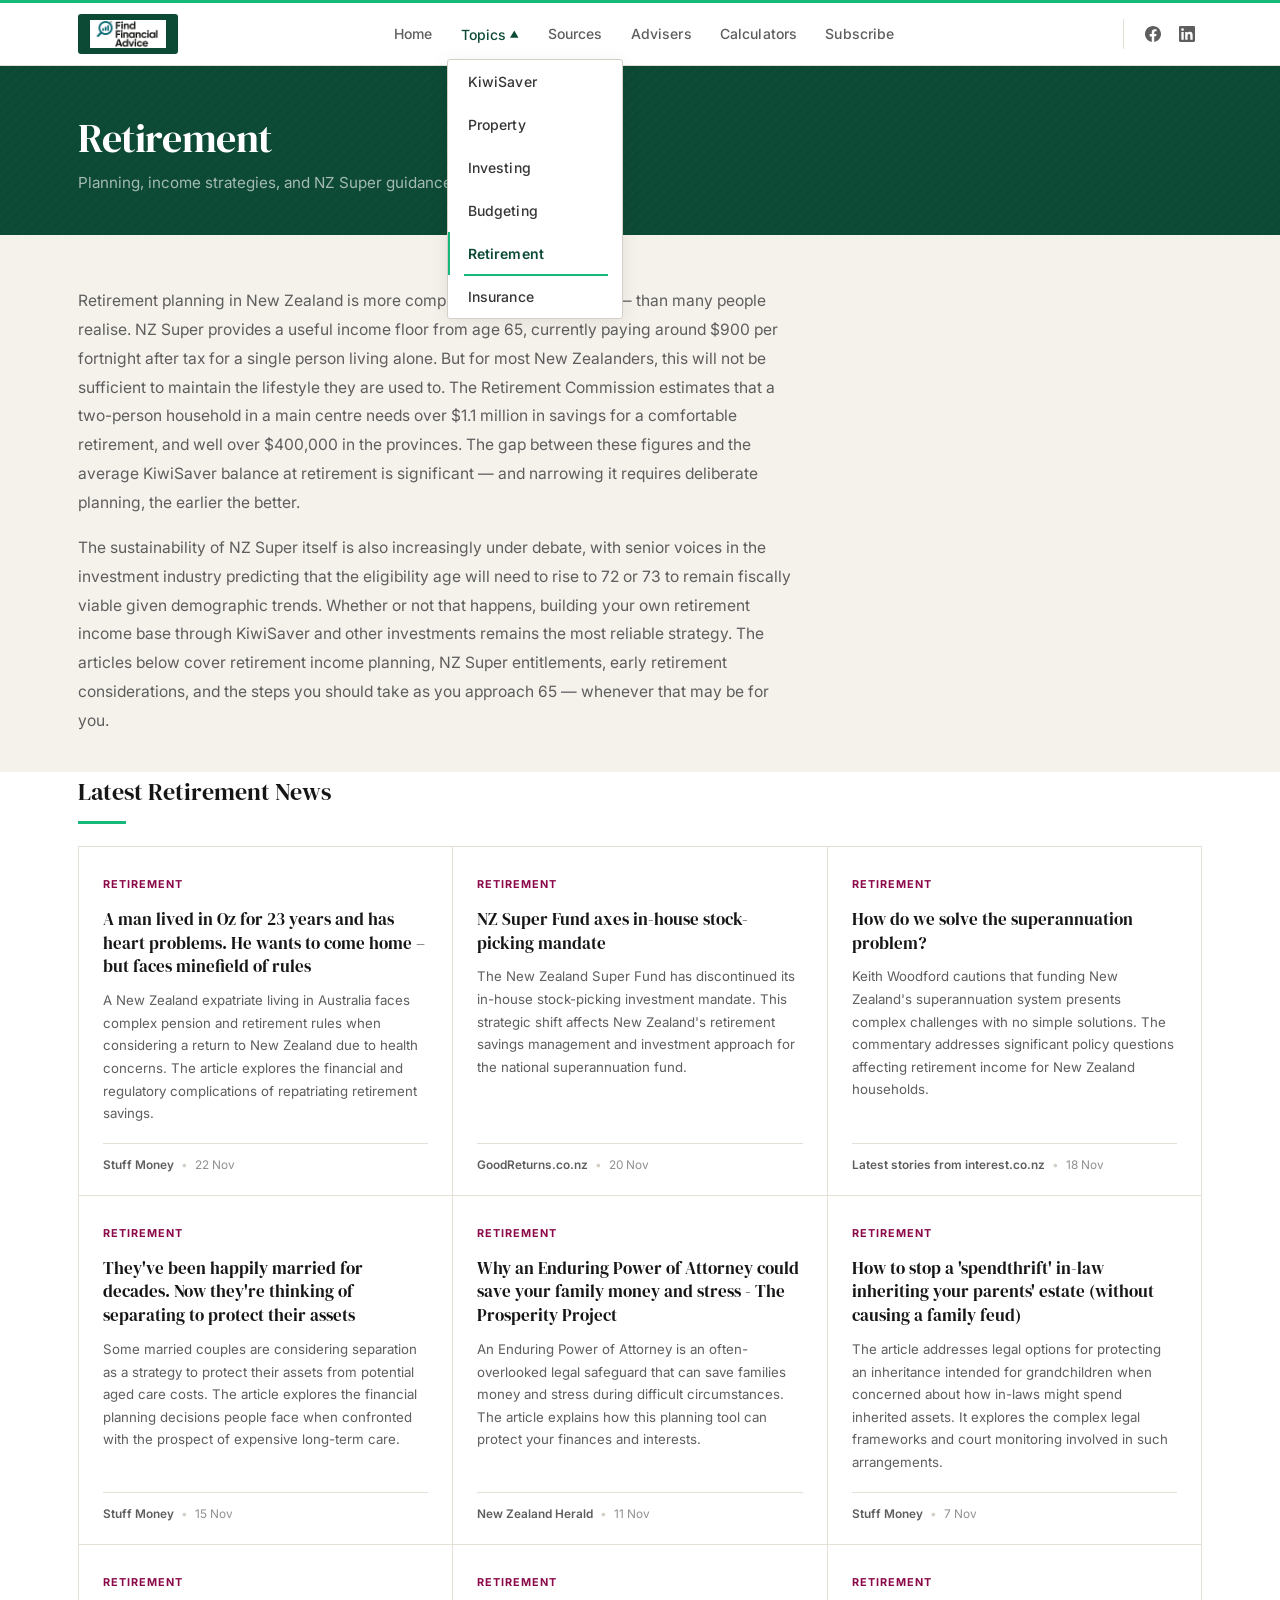
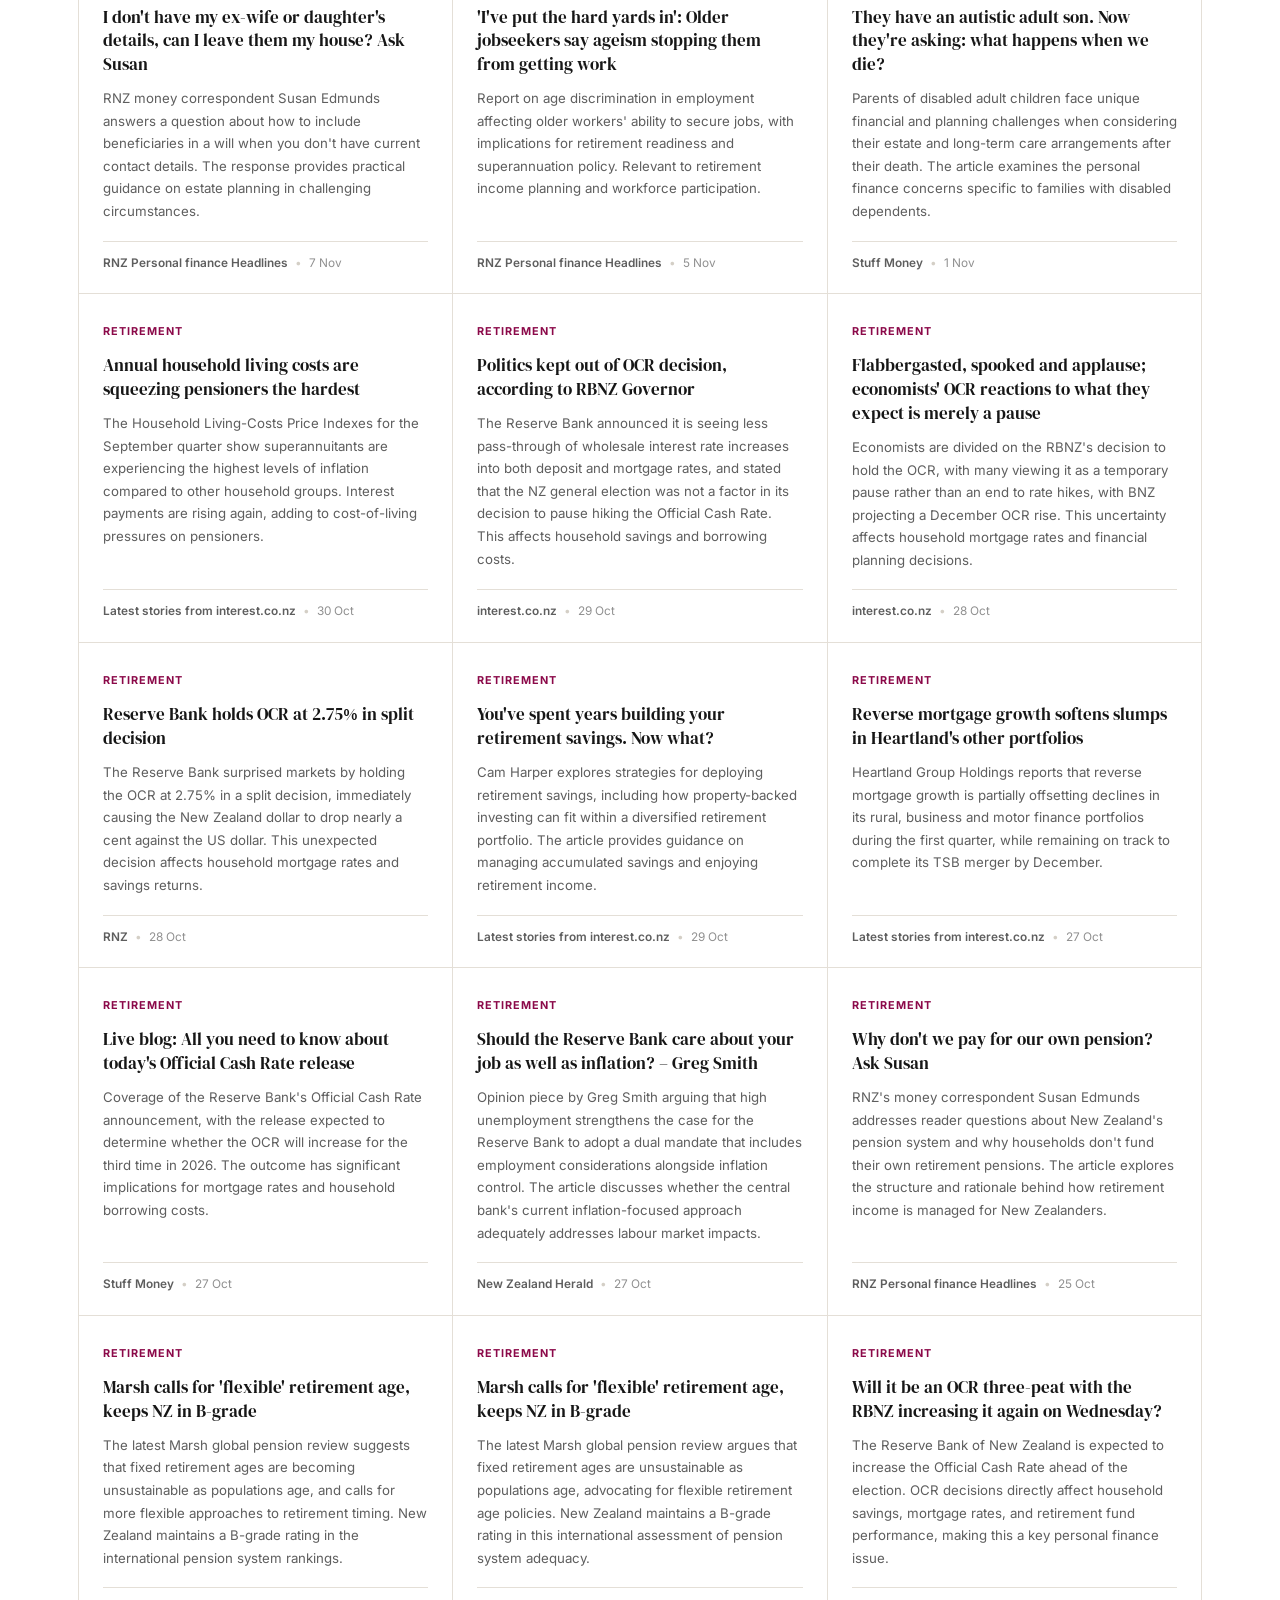
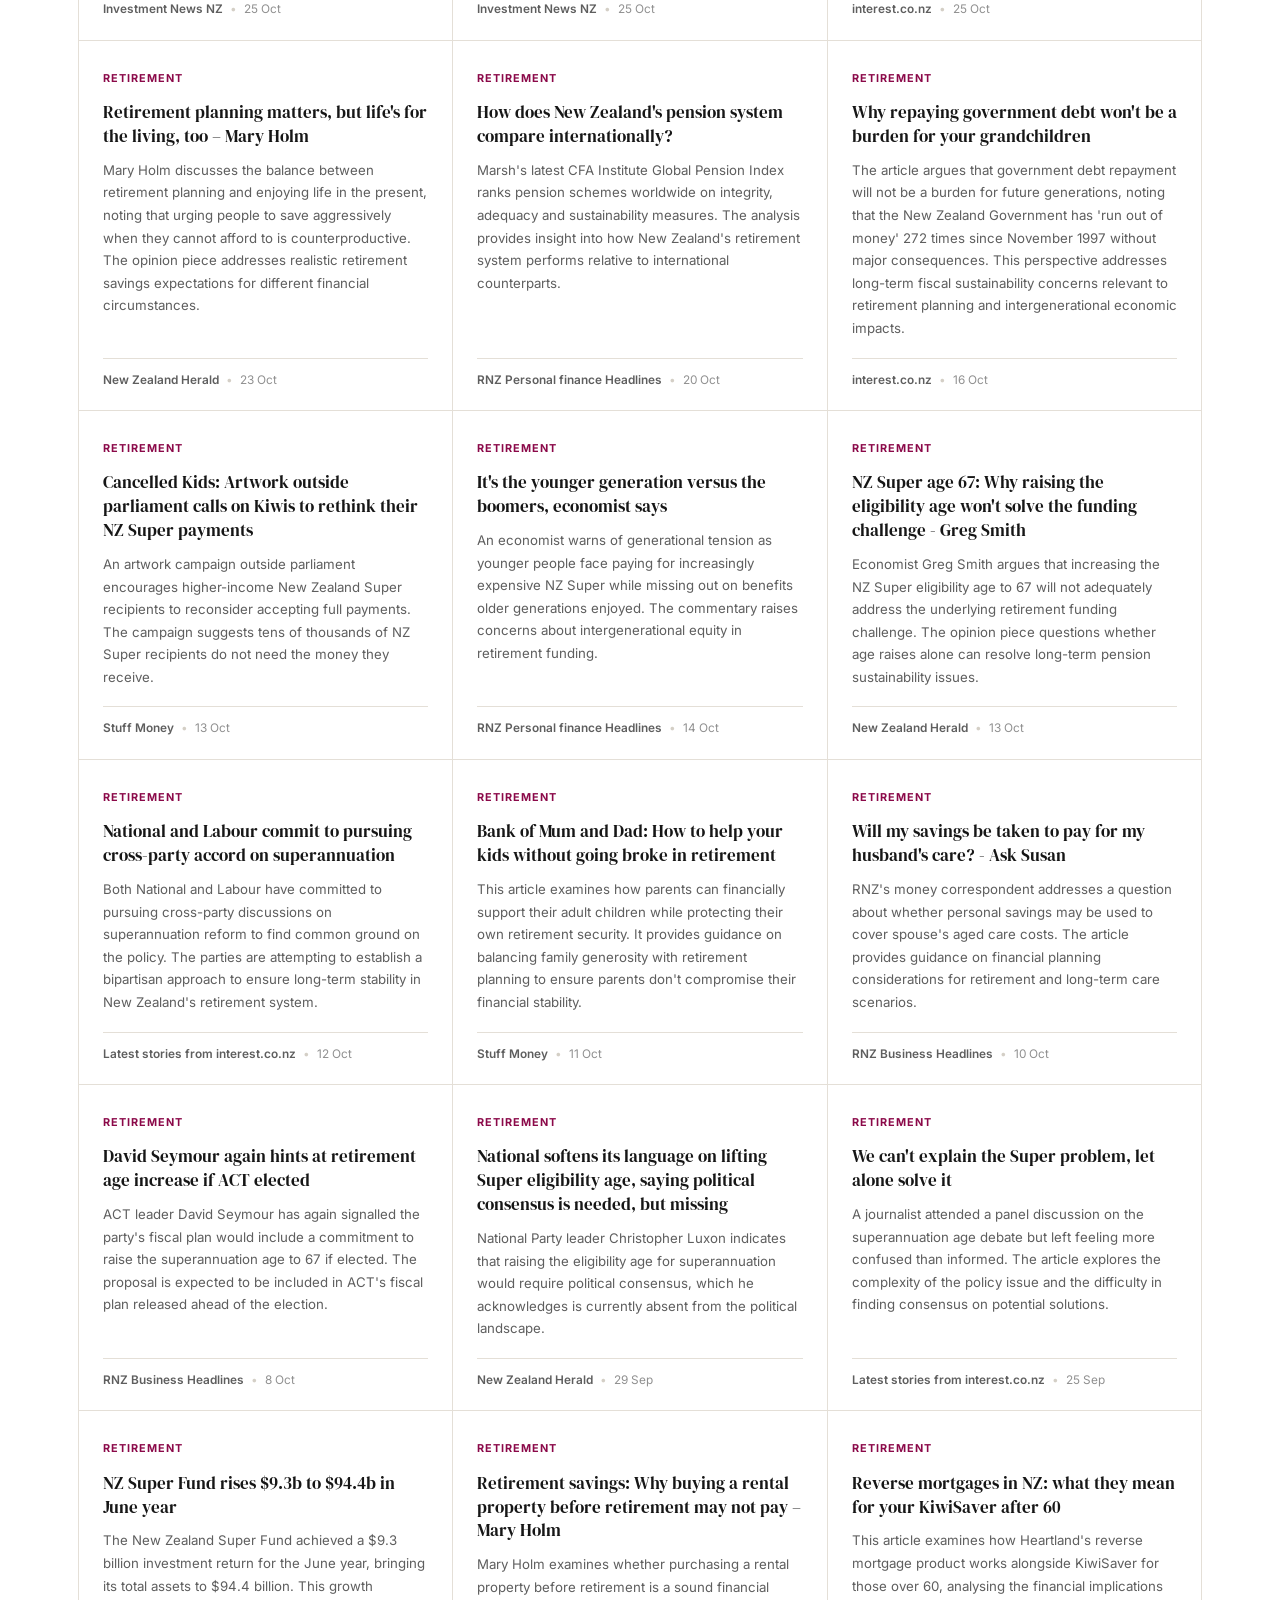
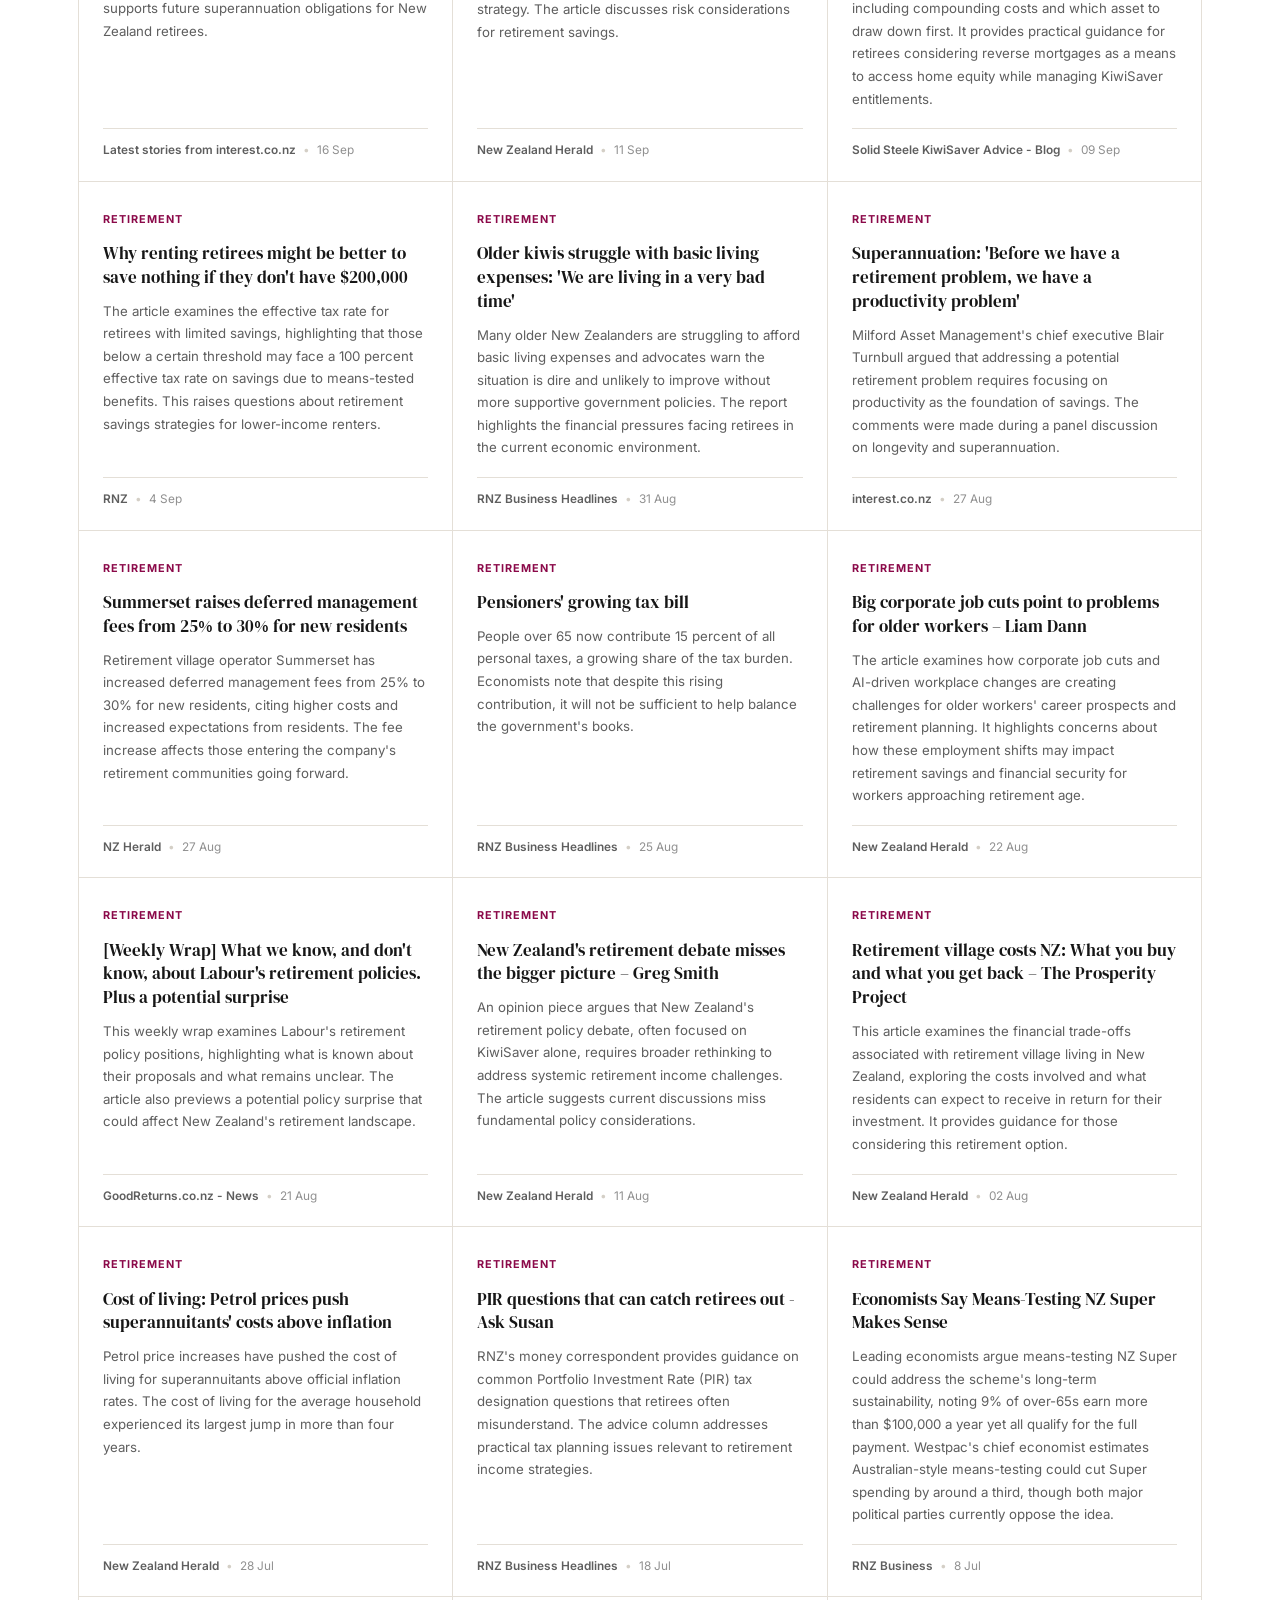
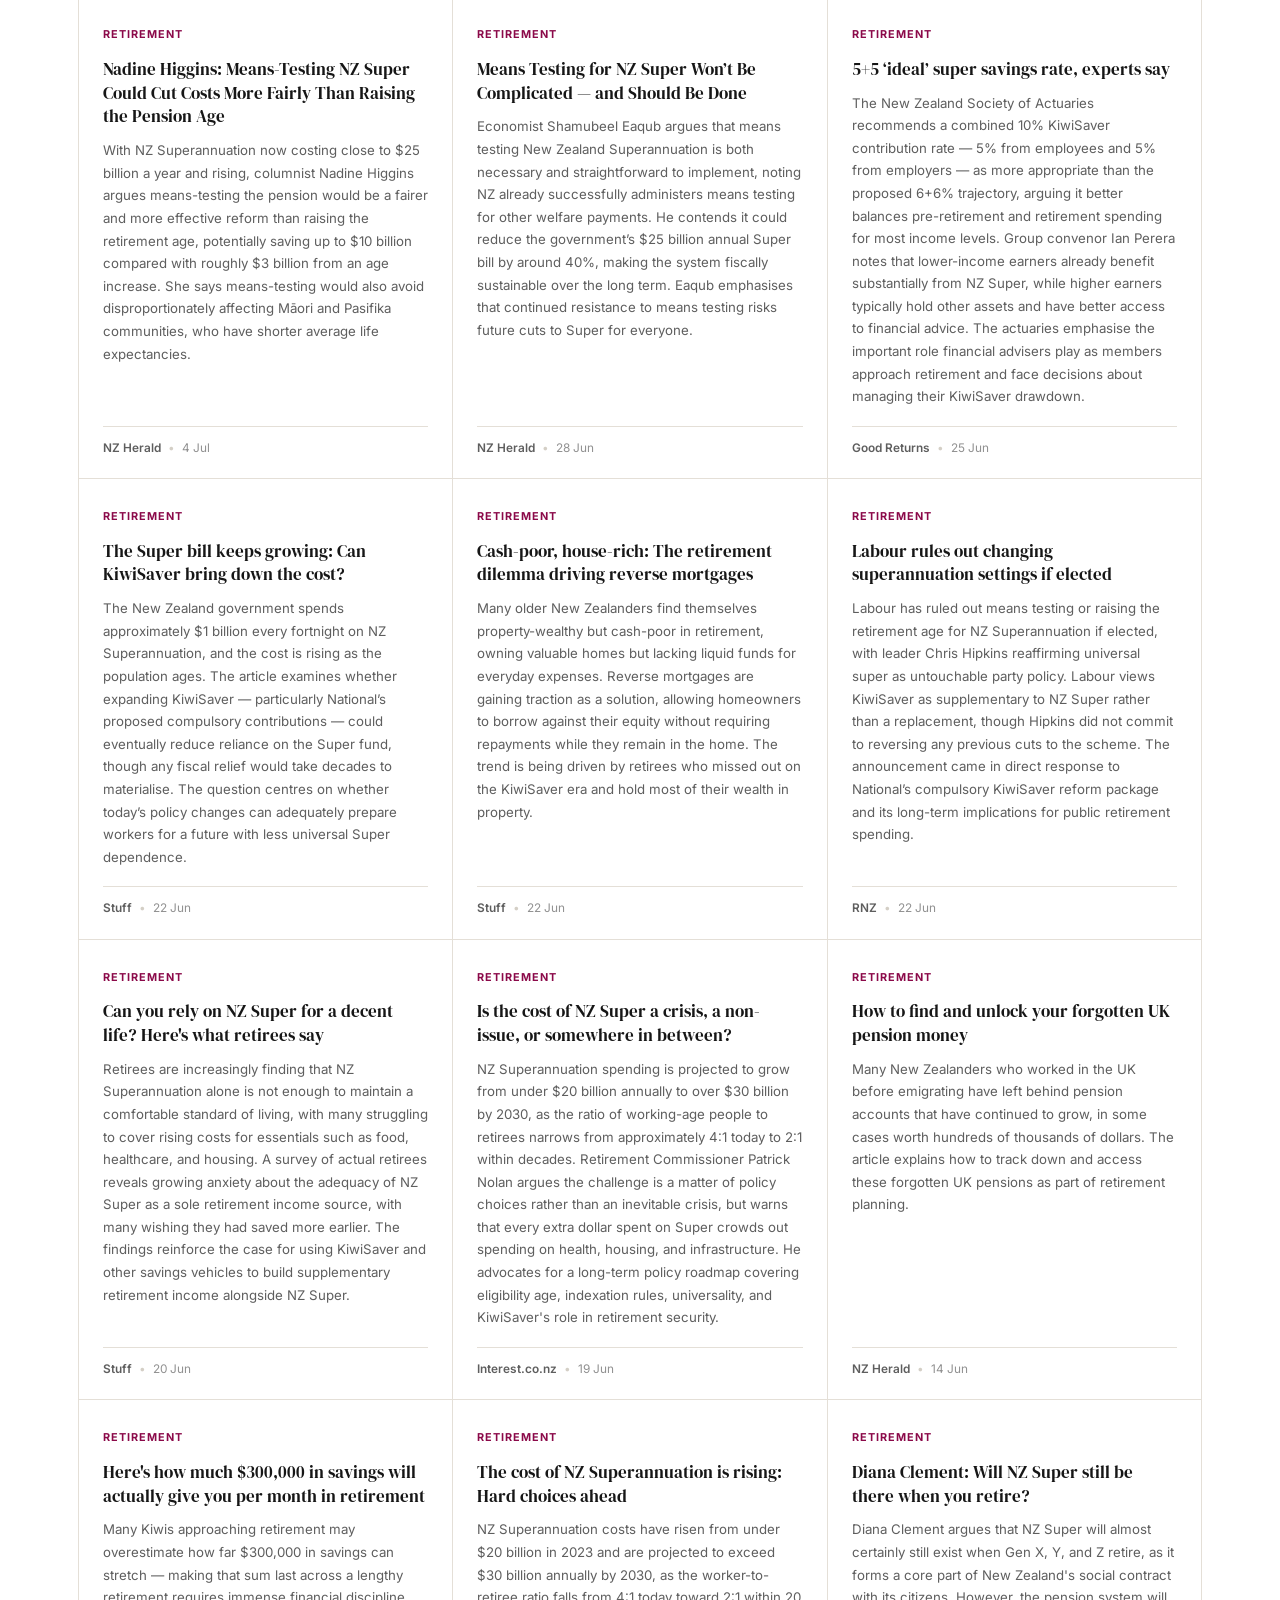
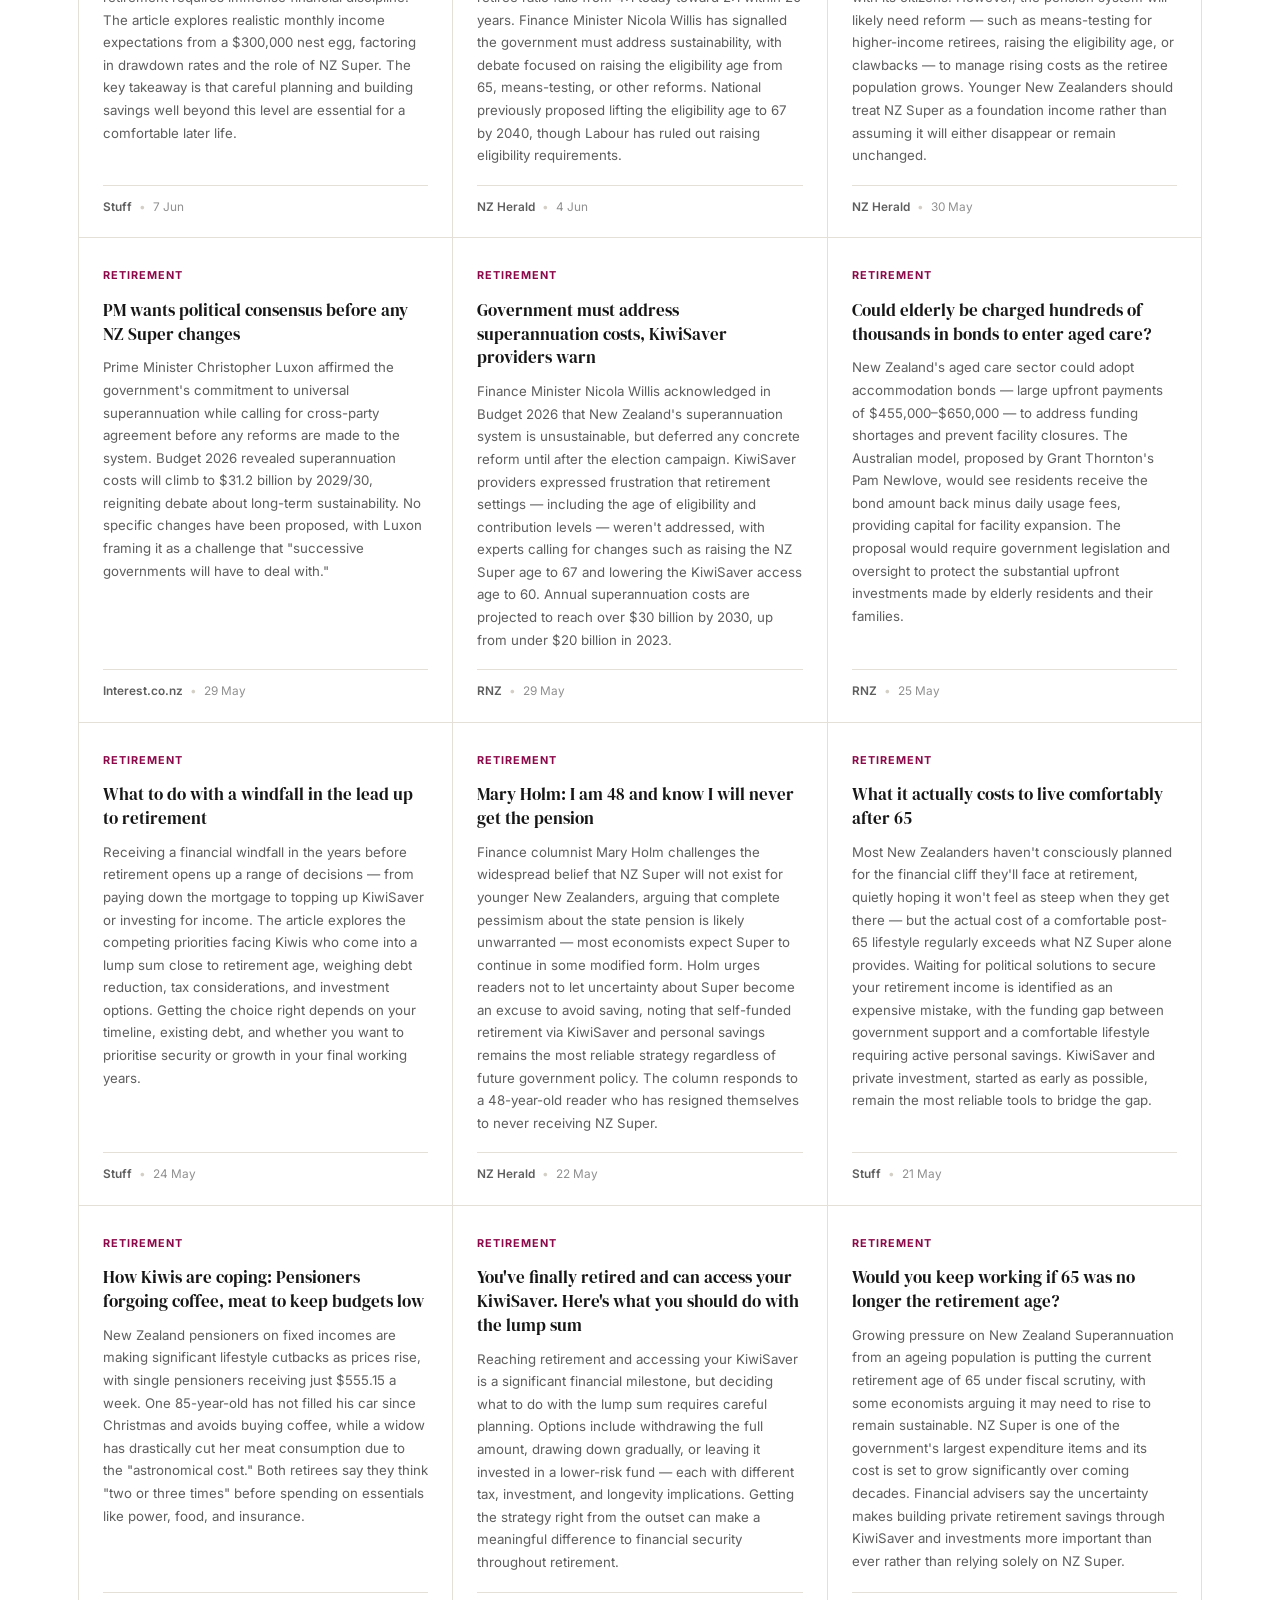
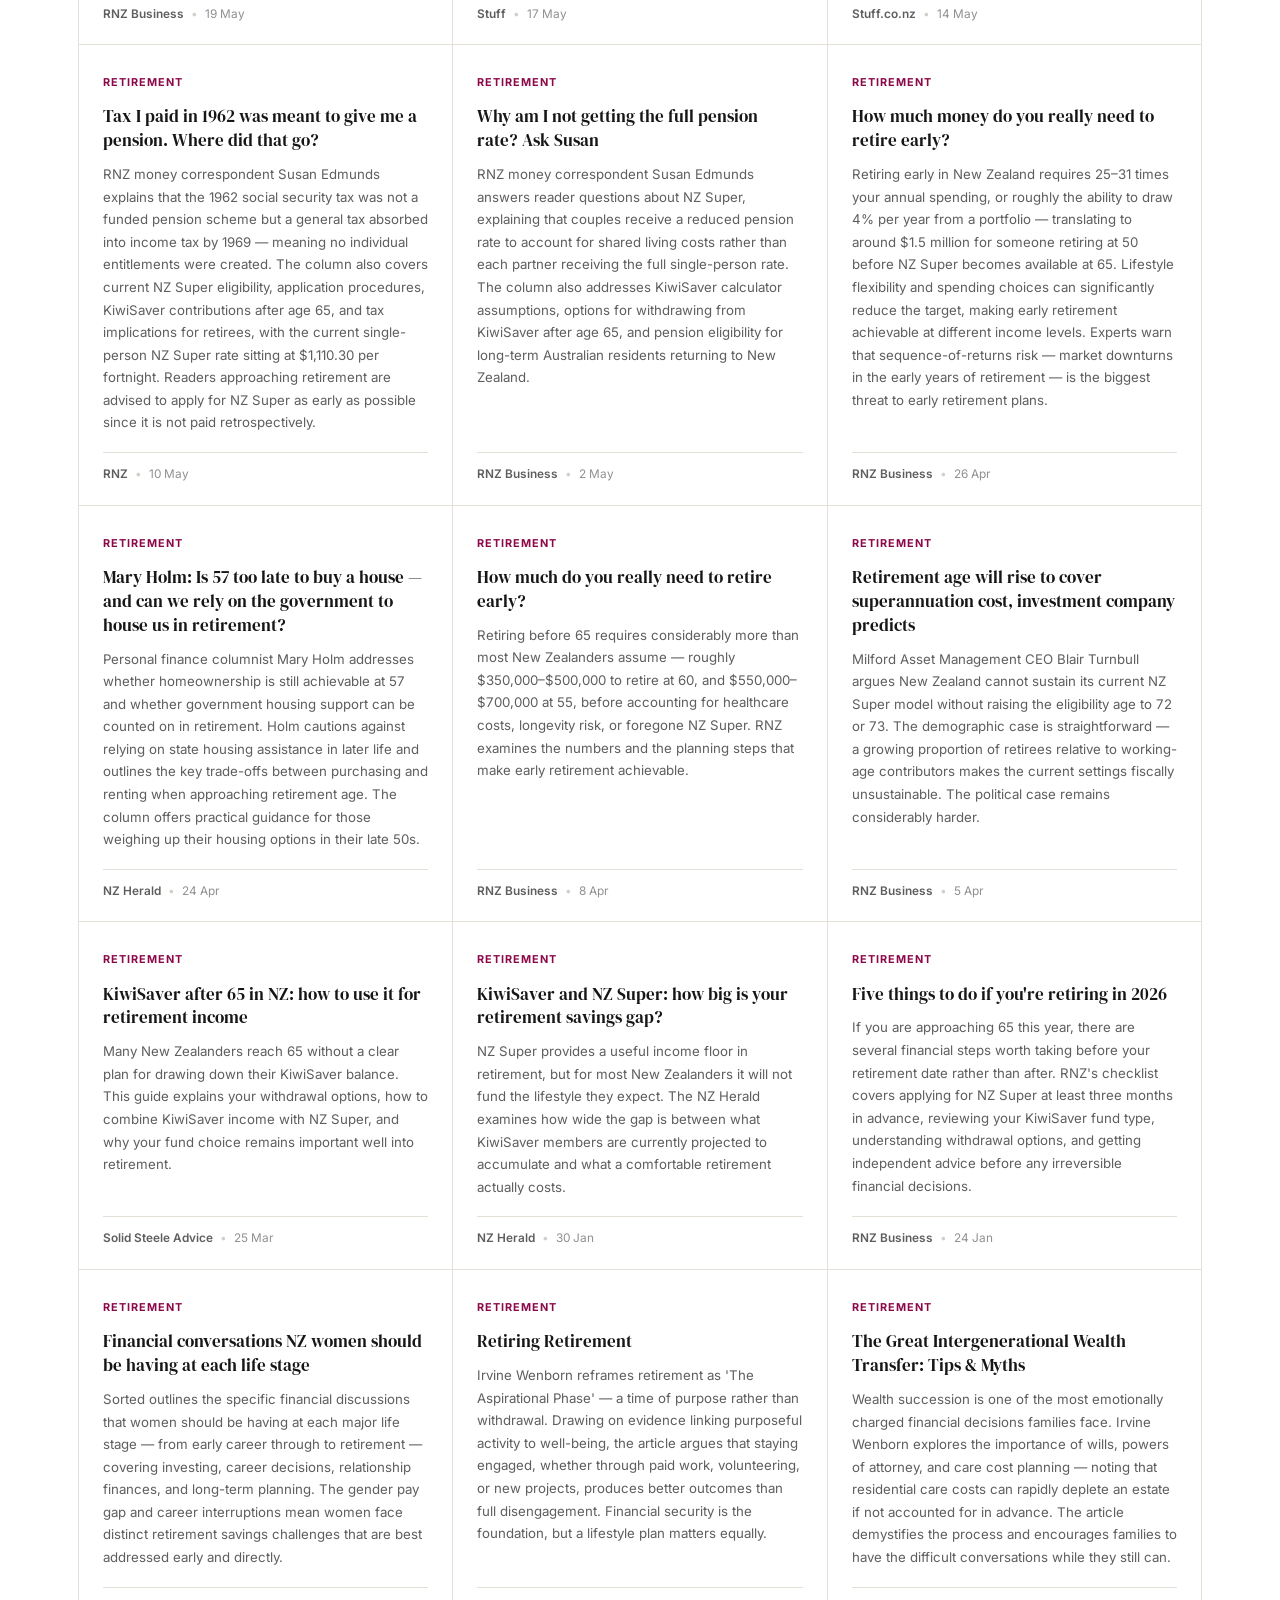
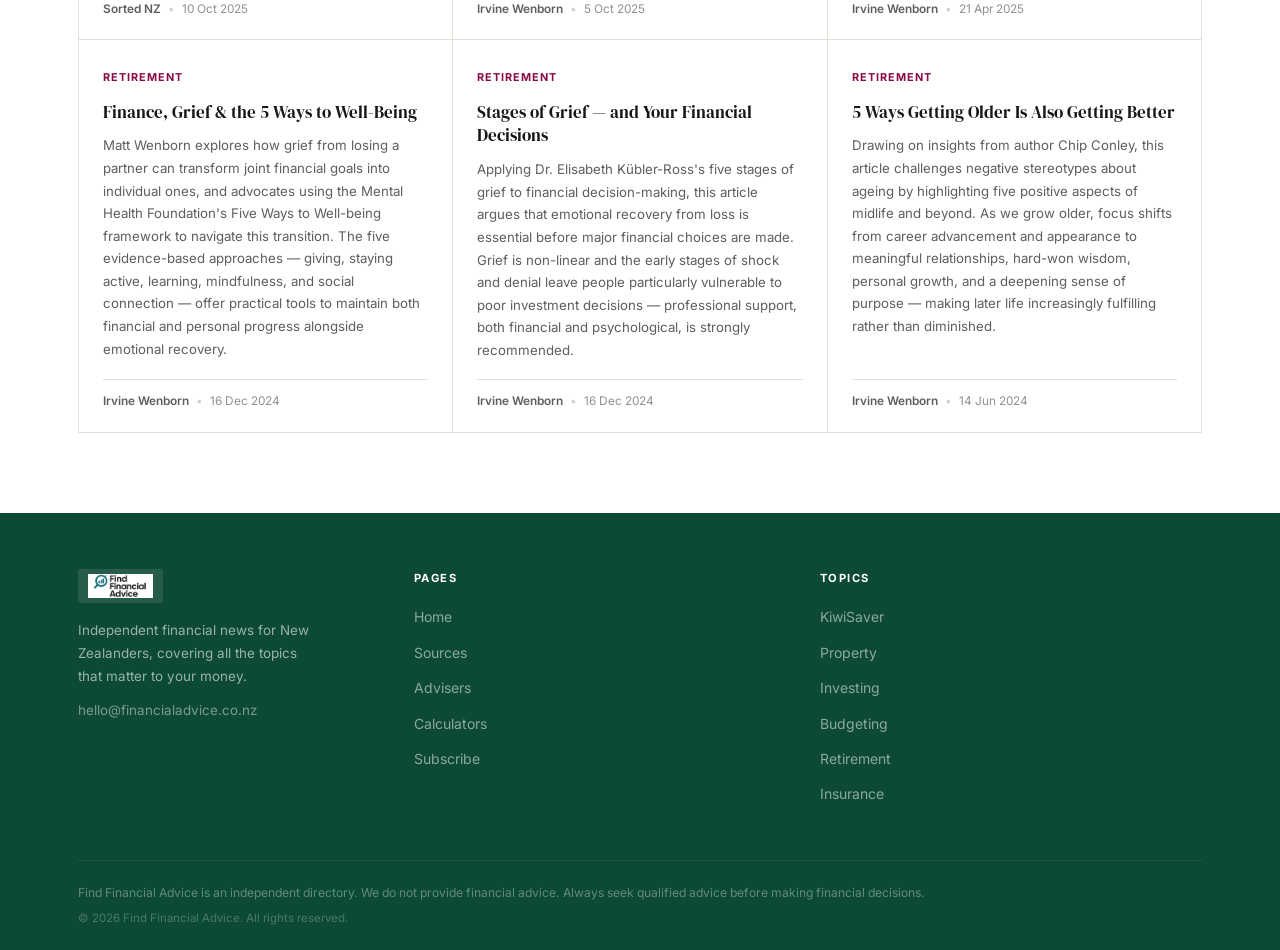
<file: retirement.html>
<!DOCTYPE html>
<html lang="en-NZ">
<head>
  <meta charset="UTF-8">
  <meta name="viewport" content="width=device-width, initial-scale=1.0">
  <link rel="icon" type="image/png" href="/favicon-96x96.png" sizes="96x96" />
  <link rel="shortcut icon" href="/favicon.ico" />
  <link rel="apple-touch-icon" sizes="180x180" href="/apple-touch-icon.png" />
  <meta name="apple-mobile-web-app-title" content="Find Financial Advice NZ" />
  <meta name="application-name" content="Find Financial Advice NZ">
  <link rel="manifest" href="/site.webmanifest" />
  <meta name="description" content="Plan your retirement with confidence. NZ guides and news covering superannuation, KiwiSaver drawdown, savings strategies and retirement income planning.">
  <title>Retirement Planning NZ – News & Guides | Find Financial Advice NZ</title>
  <link rel="canonical" href="https://financialadvice.co.nz/retirement">
  <link rel="stylesheet" href="styles.min.css">
  <!-- Google Tag Manager -->
  <script>(function(w,d,s,l,i){w[l]=w[l]||[];w[l].push({'gtm.start':
  new Date().getTime(),event:'gtm.js'});var f=d.getElementsByTagName(s)[0],
  j=d.createElement(s),dl=l!='dataLayer'?'&l='+l:'';j.async=true;j.src=
  'https://www.googletagmanager.com/gtm.js?id='+i+dl;f.parentNode.insertBefore(j,f);
  })(window,document,'script','dataLayer','GTM-PXX6WRRG');</script>
  <!-- End Google Tag Manager -->

  <!-- FAQ Schema for AEO -->
  <!-- Google tag (gtag.js) -->
  <script async src="https://www.googletagmanager.com/gtag/js?id=G-EKNTL9Q19B"></script>
  <script>
    window.dataLayer = window.dataLayer || [];
    function gtag(){dataLayer.push(arguments);}
    gtag('js', new Date());
    gtag('config', 'G-EKNTL9Q19B');
  </script>
  <!-- Open Graph -->
  <meta property="og:type"        content="website">
  <meta property="og:site_name"   content="Find Financial Advice NZ">
  <meta property="og:url"         content="https://financialadvice.co.nz/retirement">
  <meta property="og:title"       content="Retirement Planning NZ – NZ Super & KiwiSaver">
  <meta property="og:description" content="Guides and news on retirement planning in New Zealand including NZ Superannuation, KiwiSaver drawdown strategies and income planning for retirees.">
  <meta property="og:image"       content="https://i.postimg.cc/XvXzCPs9/FFA-og-image.jpg">
  <meta property="og:image:type"  content="image/jpeg">
  <meta property="og:image:width" content="1200">
  <meta property="og:image:height" content="630">
  <meta name="twitter:card"       content="summary_large_image">
  <meta name="twitter:title"      content="Retirement Planning NZ – NZ Super & KiwiSaver">
  <meta name="twitter:description" content="Guides and news on retirement planning in New Zealand including NZ Superannuation, KiwiSaver drawdown strategies and income planning for retirees.">
  <meta name="twitter:image"      content="https://i.postimg.cc/XvXzCPs9/FFA-og-image.jpg">
  <meta property="og:locale"      content="en_NZ">
  <meta name="geo.region"         content="NZ">
  <meta name="language"           content="en-NZ">
  <meta name="robots"             content="index, follow">
  <meta name="theme-color"        content="#0d4a35">
  <link rel="preconnect" href="https://fonts.googleapis.com">
  <link rel="preconnect" href="https://fonts.gstatic.com" crossorigin>
  <link href="https://fonts.googleapis.com/css2?family=DM+Serif+Display:ital@0;1&family=Inter:wght@400;500;600;700&display=swap" rel="stylesheet" media="print" onload="this.media='all'">
  <noscript><link href="https://fonts.googleapis.com/css2?family=DM+Serif+Display:ital@0;1&family=Inter:wght@400;500;600;700&display=swap" rel="stylesheet"></noscript>
  <script type="application/ld+json">
{
  "@context": "https://schema.org",
  "@graph": [
    {
      "@type": "CollectionPage",
      "@id": "https://financialadvice.co.nz/retirement#page",
      "url": "https://financialadvice.co.nz/retirement",
      "name": "Retirement Planning NZ – NZ Super, KiwiSaver & More",
      "description": "Retirement planning news and guides for New Zealanders — covering NZ Super eligibility, KiwiSaver at 65, retirement income strategies, and how much you need to retire.",
      "isPartOf": { "@id": "https://financialadvice.co.nz/#website" },
      "about": { "@type": "Thing", "name": "Retirement planning New Zealand" }
    },
    {
      "@type": "FAQPage",
      "@id": "https://financialadvice.co.nz/retirement#faq",
      "mainEntity": [
        { "@type": "Question", "name": "When can I access NZ Superannuation?", "acceptedAnswer": { "@type": "Answer", "text": "New Zealand Superannuation (NZ Super) is available from age 65 to eligible New Zealand residents. You must apply — it is not paid automatically. As of 2026, the single-person NZ Super rate is $1,110.30 per fortnight. Couples receive a reduced combined rate to reflect shared living costs. NZ Super is not means-tested, so you can receive it regardless of other income or assets, including KiwiSaver. Apply through Work and Income as early as possible as it is not paid retrospectively." } },
        { "@type": "Question", "name": "How much money do I need to retire in New Zealand?", "acceptedAnswer": { "@type": "Answer", "text": "Retiring comfortably in New Zealand typically requires savings of 25 to 31 times your annual spending — equivalent to a 4% annual drawdown rate. For someone retiring at 65, this might mean $500,000 to $700,000 in savings alongside NZ Super. Retiring early at 55 or 60 requires considerably more — around $350,000 to $700,000 — to bridge the gap before NZ Super kicks in at 65. Actual requirements vary significantly based on lifestyle, housing costs, healthcare needs, and regional location." } },
        { "@type": "Question", "name": "Can I keep my KiwiSaver after 65?", "acceptedAnswer": { "@type": "Answer", "text": "Yes. You can keep your KiwiSaver account open and continue investing after age 65. At 65 you become eligible to withdraw your full balance, but there is no requirement to do so. Many people choose to leave their balance invested and draw it down gradually through retirement, particularly if they are in a balanced or conservative fund with stable returns. Government member tax credits stop at 65, and employer contributions become optional, but the account continues to earn investment returns." } },
        { "@type": "Question", "name": "Will the NZ retirement age increase?", "acceptedAnswer": { "@type": "Answer", "text": "As of 2026, the NZ Super eligibility age remains 65. However, some commentators and fund managers — including Milford Asset Management CEO Blair Turnbull — have argued New Zealand cannot sustain its current NZ Super model without raising the eligibility age to 72 or 73 due to demographic pressures. No government has committed to raising the age, and it remains a politically sensitive issue. Planning your retirement savings around the current age of 65 remains the prudent approach, while being aware that future policy changes are possible." } },
        { "@type": "Question", "name": "How do I retire early in New Zealand?", "acceptedAnswer": { "@type": "Answer", "text": "Early retirement in New Zealand — often called FIRE (Financial Independence, Retire Early) — requires building a portfolio large enough to sustain withdrawals of around 4% per year without depleting capital. Retiring at 50 requires roughly $1.5 million before NZ Super becomes available at 65. Key strategies include maximising KiwiSaver contributions, investing in diversified assets outside KiwiSaver for accessible pre-65 income, and carefully managing sequence-of-returns risk in the early years of retirement. Speaking with a financial adviser can help you model your specific situation." } }
      ]
    }
  ]
}
  </script>
  <!-- Meta Pixel Code -->
  <script>
  !function(f,b,e,v,n,t,s)
  {if(f.fbq)return;n=f.fbq=function(){n.callMethod?
  n.callMethod.apply(n,arguments):n.queue.push(arguments)};
  if(!f._fbq)f._fbq=n;n.push=n;n.loaded=!0;n.version='2.0';
  n.queue=[];t=b.createElement(e);t.async=!0;
  t.src=v;s=b.getElementsByTagName(e)[0];
  s.parentNode.insertBefore(t,s)}(window, document,'script',
  'https://connect.facebook.net/en_US/fbevents.js');
  fbq('init', '1661535551726233');
  fbq('track', 'PageView');
  </script>
  <noscript><img height="1" width="1" style="display:none"
  src="https://www.facebook.com/tr?id=1661535551726233&ev=PageView&noscript=1"
  /></noscript>
  <!-- End Meta Pixel Code -->
</head>
<body>
  <!-- Google Tag Manager (noscript) -->
  <noscript><iframe src="https://www.googletagmanager.com/ns.html?id=GTM-PXX6WRRG"
  height="0" width="0" style="display:none;visibility:hidden"></iframe></noscript>
  <!-- End Google Tag Manager (noscript) -->

<nav class="navbar">
  <div class="container">
    <a href="/" class="nav-logo">
      <div class="nav-logo-pill">
        <img src="Find%20Financial%20Advice%20Logo%2C%20wide%20R.png" alt="FindFinancialAdvice.co.nz" class="nav-logo-img">
      </div>
    </a>
    <button class="nav-toggle" aria-label="Toggle navigation" aria-expanded="false">&#9776;</button>
    <ul class="nav-links">
      <li><a href="/">Home</a></li>
      <li class="nav-dropdown">
        <button class="nav-dropdown-toggle open" aria-expanded="true" aria-haspopup="true">Topics <span class="nav-dropdown-arrow">&#9660;</span></button>
        <ul class="nav-dropdown-menu open">
          <li><a href="/kiwisaver">KiwiSaver</a></li>
          <li><a href="/property">Property</a></li>
          <li><a href="/investing">Investing</a></li>
          <li><a href="/budgeting">Budgeting</a></li>
          <li><a href="/retirement" class="active">Retirement</a></li>
          <li><a href="/insurance">Insurance</a></li>
        </ul>
      </li>
            <li><a href="/sources">Sources</a></li>
      <li><a href="/advisers">Advisers</a></li>
      <li><a href="/calculators">Calculators</a></li>
      <li><a href="/subscribe">Subscribe</a></li>
    </ul>
    <div class="nav-social">
      <a href="https://www.facebook.com/FindFinancialAdviceNZ" target="_blank" rel="noopener noreferrer" aria-label="Facebook">
        <svg viewBox="0 0 24 24" xmlns="http://www.w3.org/2000/svg"><path d="M24 12.073C24 5.405 18.627 0 12 0S0 5.405 0 12.073C0 18.1 4.388 23.094 10.125 24v-8.437H7.078v-3.49h3.047V9.41c0-3.025 1.792-4.697 4.533-4.697 1.312 0 2.686.235 2.686.235v2.97h-1.513c-1.491 0-1.956.93-1.956 1.886v2.268h3.328l-.532 3.49h-2.796V24C19.612 23.094 24 18.1 24 12.073z"/></svg>
      </a>
      <a href="https://www.linkedin.com/company/find-financial-advice-nz/posts/?feedView=all" target="_blank" rel="noopener noreferrer" aria-label="LinkedIn">
        <svg viewBox="0 0 24 24" xmlns="http://www.w3.org/2000/svg"><path d="M20.447 20.452h-3.554v-5.569c0-1.328-.027-3.037-1.852-3.037-1.853 0-2.136 1.445-2.136 2.939v5.667H9.351V9h3.414v1.561h.046c.477-.9 1.637-1.85 3.37-1.85 3.601 0 4.267 2.37 4.267 5.455v6.286zM5.337 7.433a2.062 2.062 0 01-2.063-2.065 2.064 2.064 0 112.063 2.065zm1.782 13.019H3.555V9h3.564v11.452zM22.225 0H1.771C.792 0 0 .774 0 1.729v20.542C0 23.227.792 24 1.771 24h20.451C23.2 24 24 23.227 24 22.271V1.729C24 .774 23.2 0 22.222 0h.003z"/></svg>
      </a>
    </div>
  </div>
</nav>

<div class="page-header">
  <div class="container">
    <h1>Retirement</h1>
    <p>Planning, income strategies, and NZ Super guidance for every stage of life</p>
  </div>
</div>

<section class="category-intro section">
  <div class="container">
    <div class="category-intro-body">
      <p>Retirement planning in New Zealand is more complex — and more urgent — than many people realise. NZ Super provides a useful income floor from age 65, currently paying around $900 per fortnight after tax for a single person living alone. But for most New Zealanders, this will not be sufficient to maintain the lifestyle they are used to. The Retirement Commission estimates that a two-person household in a main centre needs over $1.1 million in savings for a comfortable retirement, and well over $400,000 in the provinces. The gap between these figures and the average KiwiSaver balance at retirement is significant — and narrowing it requires deliberate planning, the earlier the better.</p>
      <p>The sustainability of NZ Super itself is also increasingly under debate, with senior voices in the investment industry predicting that the eligibility age will need to rise to 72 or 73 to remain fiscally viable given demographic trends. Whether or not that happens, building your own retirement income base through KiwiSaver and other investments remains the most reliable strategy. The articles below cover retirement income planning, NZ Super entitlements, early retirement considerations, and the steps you should take as you approach 65 — whenever that may be for you.</p>
    </div>
  </div>
</section>

<section class="section bg-light" style="padding-top:0">
  <div class="container">
    <h2 class="grid-heading">Latest Retirement News</h2>
    <div class="news-grid">
      <div class="news-card" data-category="retirement">
        <div class="news-card-tag"><span class="tag tag-retirement">Retirement</span></div>
        <h3><a href="https://www.stuff.co.nz/money/361061521/hes-lived-oz-23-years-and-has-heart-problems-now-he-wants-come-home-pension-rules-are-minefield" target="_blank" rel="noopener">A man lived in Oz for 23 years and has heart problems. He wants to come home – but faces minefield of rules</a></h3>
        <p class="news-card-summary">A New Zealand expatriate living in Australia faces complex pension and retirement rules when considering a return to New Zealand due to health concerns. The article explores the financial and regulatory complications of repatriating retirement savings.</p>
        <div class="news-card-meta">
          <span class="source"><a href="https://www.stuff.co.nz/money" target="_blank" rel="noopener">Stuff Money</a></span>
          <span class="sep">&bull;</span><span>22 Nov</span>
        </div>
      </div>
      <div class="news-card" data-category="retirement">
        <div class="news-card-tag"><span class="tag tag-retirement">Retirement</span></div>
        <h3><a href="https://www.goodreturns.co.nz/article/nz-super-fund-axes-in-house-stock-picking-mandate?utm_source=GR&utm_medium=rss&utm_campaign=NZ%20Super%20Fund%20axes%20in-house%20stock-picking%20mandate" target="_blank" rel="noopener">NZ Super Fund axes in-house stock-picking mandate</a></h3>
        <p class="news-card-summary">The New Zealand Super Fund has discontinued its in-house stock-picking investment mandate. This strategic shift affects New Zealand's retirement savings management and investment approach for the national superannuation fund.</p>
        <div class="news-card-meta">
          <span class="source"><a href="https://www.goodreturns.co.nz/rss/news.xml" target="_blank" rel="noopener">GoodReturns.co.nz</a></span>
          <span class="sep">&bull;</span><span>20 Nov</span>
        </div>
      </div>
      <div class="news-card" data-category="retirement">
        <div class="news-card-tag"><span class="tag tag-retirement">Retirement</span></div>
        <h3><a href="https://www.interest.co.nz/public-policy/141131/keith-woodford-warns-there-are-no-easy-answers-funding-superannuation-those" target="_blank" rel="noopener">How do we solve the superannuation problem?</a></h3>
        <p class="news-card-summary">Keith Woodford cautions that funding New Zealand's superannuation system presents complex challenges with no simple solutions. The commentary addresses significant policy questions affecting retirement income for New Zealand households.</p>
        <div class="news-card-meta">
          <span class="source"><a href="https://www.interest.co.nz/" target="_blank" rel="noopener">Latest stories from interest.co.nz</a></span>
          <span class="sep">&bull;</span><span>18 Nov</span>
        </div>
      </div>
      <div class="news-card" data-category="retirement">
        <div class="news-card-tag"><span class="tag tag-retirement">Retirement</span></div>
        <h3><a href="https://www.stuff.co.nz/money/361059076/theyve-been-happily-married-decades-now-theyre-thinking-separating-just-protect-their-assets" target="_blank" rel="noopener">They've been happily married for decades. Now they're thinking of separating to protect their assets</a></h3>
        <p class="news-card-summary">Some married couples are considering separation as a strategy to protect their assets from potential aged care costs. The article explores the financial planning decisions people face when confronted with the prospect of expensive long-term care.</p>
        <div class="news-card-meta">
          <span class="source"><a href="https://www.stuff.co.nz/money" target="_blank" rel="noopener">Stuff Money</a></span>
          <span class="sep">&bull;</span><span>15 Nov</span>
        </div>
      </div>
      <div class="news-card" data-category="retirement">
        <div class="news-card-tag"><span class="tag tag-retirement">Retirement</span></div>
        <h3><a href="https://www.nzherald.co.nz/business/why-an-enduring-power-of-attorney-could-save-your-family-money-and-stress-the-prosperity-project/677U6CU6EZDIFJYBOU6A245ELQ/" target="_blank" rel="noopener">Why an Enduring Power of Attorney could save your family money and stress - The Prosperity Project</a></h3>
        <p class="news-card-summary">An Enduring Power of Attorney is an often-overlooked legal safeguard that can save families money and stress during difficult circumstances. The article explains how this planning tool can protect your finances and interests.</p>
        <div class="news-card-meta">
          <span class="source"><a href="https://www.nzherald.co.nz" target="_blank" rel="noopener">New Zealand Herald</a></span>
          <span class="sep">&bull;</span><span>11 Nov</span>
        </div>
      </div>
      <div class="news-card" data-category="retirement">
        <div class="news-card-tag"><span class="tag tag-retirement">Retirement</span></div>
        <h3><a href="https://www.stuff.co.nz/money/361055915/ask-gill-can-you-stop-spendthrift-law-inheriting-your-parents-estate" target="_blank" rel="noopener">How to stop a 'spendthrift' in-law inheriting your parents' estate (without causing a family feud)</a></h3>
        <p class="news-card-summary">The article addresses legal options for protecting an inheritance intended for grandchildren when concerned about how in-laws might spend inherited assets. It explores the complex legal frameworks and court monitoring involved in such arrangements.</p>
        <div class="news-card-meta">
          <span class="source"><a href="https://www.stuff.co.nz/money" target="_blank" rel="noopener">Stuff Money</a></span>
          <span class="sep">&bull;</span><span>7 Nov</span>
        </div>
      </div>
      <div class="news-card" data-category="retirement">
        <div class="news-card-tag"><span class="tag tag-retirement">Retirement</span></div>
        <h3><a href="https://www.rnz.co.nz/news/business/2396369/i-don-t-have-my-ex-wife-or-daughter-s-details-can-i-leave-them-my-house-ask-susan" target="_blank" rel="noopener">I don't have my ex-wife or daughter's details, can I leave them my house? Ask Susan</a></h3>
        <p class="news-card-summary">RNZ money correspondent Susan Edmunds answers a question about how to include beneficiaries in a will when you don't have current contact details. The response provides practical guidance on estate planning in challenging circumstances.</p>
        <div class="news-card-meta">
          <span class="source"><a href="https://www.rnz.co.nz/news/personal-finance" target="_blank" rel="noopener">RNZ Personal finance Headlines</a></span>
          <span class="sep">&bull;</span><span>7 Nov</span>
        </div>
      </div>
      <div class="news-card" data-category="retirement">
        <div class="news-card-tag"><span class="tag tag-retirement">Retirement</span></div>
        <h3><a href="https://www.rnz.co.nz/news/personal-finance/2348006/i-ve-put-the-hard-yards-in-older-jobseekers-say-ageism-stopping-them-from-getting-work" target="_blank" rel="noopener">'I've put the hard yards in': Older jobseekers say ageism stopping them from getting work</a></h3>
        <p class="news-card-summary">Report on age discrimination in employment affecting older workers' ability to secure jobs, with implications for retirement readiness and superannuation policy. Relevant to retirement income planning and workforce participation.</p>
        <div class="news-card-meta">
          <span class="source"><a href="https://www.rnz.co.nz/news/personal-finance" target="_blank" rel="noopener">RNZ Personal finance Headlines</a></span>
          <span class="sep">&bull;</span><span>5 Nov</span>
        </div>
      </div>
      <div class="news-card" data-category="retirement">
        <div class="news-card-tag"><span class="tag tag-retirement">Retirement</span></div>
        <h3><a href="https://www.stuff.co.nz/money/361053023/they-have-autistic-adult-son-now-theyre-asking-what-happens-when-we-die" target="_blank" rel="noopener">They have an autistic adult son. Now they're asking: what happens when we die?</a></h3>
        <p class="news-card-summary">Parents of disabled adult children face unique financial and planning challenges when considering their estate and long-term care arrangements after their death. The article examines the personal finance concerns specific to families with disabled dependents.</p>
        <div class="news-card-meta">
          <span class="source"><a href="https://www.stuff.co.nz/money" target="_blank" rel="noopener">Stuff Money</a></span>
          <span class="sep">&bull;</span><span>1 Nov</span>
        </div>
      </div>
      <div class="news-card" data-category="retirement">
        <div class="news-card-tag"><span class="tag tag-retirement">Retirement</span></div>
        <h3><a href="https://www.interest.co.nz/personal-finance/140892/household-living-costs-price-indexes-september-quarter-show-superannuitants" target="_blank" rel="noopener">Annual household living costs are squeezing pensioners the hardest</a></h3>
        <p class="news-card-summary">The Household Living-Costs Price Indexes for the September quarter show superannuitants are experiencing the highest levels of inflation compared to other household groups. Interest payments are rising again, adding to cost-of-living pressures on pensioners.</p>
        <div class="news-card-meta">
          <span class="source"><a href="https://www.interest.co.nz/" target="_blank" rel="noopener">Latest stories from interest.co.nz</a></span>
          <span class="sep">&bull;</span><span>30 Oct</span>
        </div>
      </div>
      <div class="news-card" data-category="retirement">
        <div class="news-card-tag"><span class="tag tag-retirement">Retirement</span></div>
        <h3><a href="https://www.interest.co.nz/economy/140864/reserve-bank-seeing-less-pass-through-wholesale-interest-rate-increases-both-deposit" target="_blank" rel="noopener">Politics kept out of OCR decision, according to RBNZ Governor</a></h3>
        <p class="news-card-summary">The Reserve Bank announced it is seeing less pass-through of wholesale interest rate increases into both deposit and mortgage rates, and stated that the NZ general election was not a factor in its decision to pause hiking the Official Cash Rate. This affects household savings and borrowing costs.</p>
        <div class="news-card-meta">
          <span class="source"><a href="https://www.interest.co.nz/" target="_blank" rel="noopener">interest.co.nz</a></span>
          <span class="sep">&bull;</span><span>29 Oct</span>
        </div>
      </div>
      <div class="news-card" data-category="retirement">
        <div class="news-card-tag"><span class="tag tag-retirement">Retirement</span></div>
        <h3><a href="https://www.interest.co.nz/economy/140863/rbnz%E2%80%99s-christmas-present-nz-will-be-ocr-hike-december-bnz%E2%80%99s-stephen-toplis-says" target="_blank" rel="noopener">Flabbergasted, spooked and applause; economists' OCR reactions to what they expect is merely a pause</a></h3>
        <p class="news-card-summary">Economists are divided on the RBNZ's decision to hold the OCR, with many viewing it as a temporary pause rather than an end to rate hikes, with BNZ projecting a December OCR rise. This uncertainty affects household mortgage rates and financial planning decisions.</p>
        <div class="news-card-meta">
          <span class="source"><a href="https://www.interest.co.nz/" target="_blank" rel="noopener">interest.co.nz</a></span>
          <span class="sep">&bull;</span><span>28 Oct</span>
        </div>
      </div>
      <div class="news-card" data-category="retirement">
        <div class="news-card-tag"><span class="tag tag-retirement">Retirement</span></div>
        <h3><a href="https://www.rnz.co.nz/news/business/2203827/reserve-bank-holds-ocr-at-2-point-75-percent-in-split-decision" target="_blank" rel="noopener">Reserve Bank holds OCR at 2.75% in split decision</a></h3>
        <p class="news-card-summary">The Reserve Bank surprised markets by holding the OCR at 2.75% in a split decision, immediately causing the New Zealand dollar to drop nearly a cent against the US dollar. This unexpected decision affects household mortgage rates and savings returns.</p>
        <div class="news-card-meta">
          <span class="source"><a href="https://www.rnz.co.nz/news/personal-finance" target="_blank" rel="noopener">RNZ</a></span>
          <span class="sep">&bull;</span><span>28 Oct</span>
        </div>
      </div>
      <div class="news-card" data-category="retirement">
        <div class="news-card-tag"><span class="tag tag-retirement">Retirement</span></div>
        <h3><a href="https://www.interest.co.nz/investing/140804/cam-harper-explains-one-way-put-your-savings-work-showing-where-property-backed" target="_blank" rel="noopener">You've spent years building your retirement savings. Now what?</a></h3>
        <p class="news-card-summary">Cam Harper explores strategies for deploying retirement savings, including how property-backed investing can fit within a diversified retirement portfolio. The article provides guidance on managing accumulated savings and enjoying retirement income.</p>
        <div class="news-card-meta">
          <span class="source"><a href="https://www.interest.co.nz/" target="_blank" rel="noopener">Latest stories from interest.co.nz</a></span>
          <span class="sep">&bull;</span><span>29 Oct</span>
        </div>
      </div>
      <div class="news-card" data-category="retirement">
        <div class="news-card-tag"><span class="tag tag-retirement">Retirement</span></div>
        <h3><a href="https://www.interest.co.nz/banking/140836/heartland-group-holdings-says-its-still-tracking-towards-december-completion-tsb" target="_blank" rel="noopener">Reverse mortgage growth softens slumps in Heartland's other portfolios</a></h3>
        <p class="news-card-summary">Heartland Group Holdings reports that reverse mortgage growth is partially offsetting declines in its rural, business and motor finance portfolios during the first quarter, while remaining on track to complete its TSB merger by December.</p>
        <div class="news-card-meta">
          <span class="source"><a href="https://www.interest.co.nz/" target="_blank" rel="noopener">Latest stories from interest.co.nz</a></span>
          <span class="sep">&bull;</span><span>27 Oct</span>
        </div>
      </div>
      <div class="news-card" data-category="retirement">
        <div class="news-card-tag"><span class="tag tag-retirement">Retirement</span></div>
        <h3><a href="https://www.stuff.co.nz/money/361051624/live-blog-all-you-need-know-about-todays-official-cash-rate-release" target="_blank" rel="noopener">Live blog: All you need to know about today's Official Cash Rate release</a></h3>
        <p class="news-card-summary">Coverage of the Reserve Bank's Official Cash Rate announcement, with the release expected to determine whether the OCR will increase for the third time in 2026. The outcome has significant implications for mortgage rates and household borrowing costs.</p>
        <div class="news-card-meta">
          <span class="source"><a href="https://www.stuff.co.nz/money" target="_blank" rel="noopener">Stuff Money</a></span>
          <span class="sep">&bull;</span><span>27 Oct</span>
        </div>
      </div>
      <div class="news-card" data-category="retirement">
        <div class="news-card-tag"><span class="tag tag-retirement">Retirement</span></div>
        <h3><a href="https://www.nzherald.co.nz/business/economy/inflation/should-the-reserve-bank-care-about-your-job-as-well-as-inflation-greg-smith/56JF45DU55AKHDYBZQODLZFXZI/" target="_blank" rel="noopener">Should the Reserve Bank care about your job as well as inflation? – Greg Smith</a></h3>
        <p class="news-card-summary">Opinion piece by Greg Smith arguing that high unemployment strengthens the case for the Reserve Bank to adopt a dual mandate that includes employment considerations alongside inflation control. The article discusses whether the central bank's current inflation-focused approach adequately addresses labour market impacts.</p>
        <div class="news-card-meta">
          <span class="source"><a href="https://www.nzherald.co.nz" target="_blank" rel="noopener">New Zealand Herald</a></span>
          <span class="sep">&bull;</span><span>27 Oct</span>
        </div>
      </div>
      <div class="news-card" data-category="retirement">
        <div class="news-card-tag"><span class="tag tag-retirement">Retirement</span></div>
        <h3><a href="https://www.rnz.co.nz/news/personal-finance/2149067/why-don-t-we-pay-for-our-own-pension-ask-susan" target="_blank" rel="noopener">Why don't we pay for our own pension? Ask Susan</a></h3>
        <p class="news-card-summary">RNZ's money correspondent Susan Edmunds addresses reader questions about New Zealand's pension system and why households don't fund their own retirement pensions. The article explores the structure and rationale behind how retirement income is managed for New Zealanders.</p>
        <div class="news-card-meta">
          <span class="source"><a href="https://www.rnz.co.nz/news/personal-finance" target="_blank" rel="noopener">RNZ Personal finance Headlines</a></span>
          <span class="sep">&bull;</span><span>25 Oct</span>
        </div>
      </div>
      <div class="news-card" data-category="retirement">
        <div class="news-card-tag"><span class="tag tag-retirement">Retirement</span></div>
        <h3><a href="https://investmentnews.co.nz/investment-news/marsh-calls-for-flexible-retirement-age-keeps-nz-in-b-grade/?utm_source=rss&utm_medium=rss&utm_campaign=marsh-calls-for-flexible-retirement-age-keeps-nz-in-b-grade" target="_blank" rel="noopener">Marsh calls for 'flexible' retirement age, keeps NZ in B-grade</a></h3>
        <p class="news-card-summary">The latest Marsh global pension review suggests that fixed retirement ages are becoming unsustainable as populations age, and calls for more flexible approaches to retirement timing. New Zealand maintains a B-grade rating in the international pension system rankings.</p>
        <div class="news-card-meta">
          <span class="source"><a href="https://investmentnews.co.nz" target="_blank" rel="noopener">Investment News NZ</a></span>
          <span class="sep">&bull;</span><span>25 Oct</span>
        </div>
      </div>
      <div class="news-card" data-category="retirement">
        <div class="news-card-tag"><span class="tag tag-retirement">Retirement</span></div>
        <h3><a href="https://investmentnews.co.nz/investment-news/marsh-calls-for-flexible-retirement-age-keeps-nz-in-b-grade/?utm_source=rss&utm_campaign=marsh-calls-for-flexible-retirement-age-keeps-nz-in-b-grade" target="_blank" rel="noopener">Marsh calls for 'flexible' retirement age, keeps NZ in B-grade</a></h3>
        <p class="news-card-summary">The latest Marsh global pension review argues that fixed retirement ages are unsustainable as populations age, advocating for flexible retirement age policies. New Zealand maintains a B-grade rating in this international assessment of pension system adequacy.</p>
        <div class="news-card-meta">
          <span class="source"><a href="https://investmentnews.co.nz" target="_blank" rel="noopener">Investment News NZ</a></span>
          <span class="sep">&bull;</span><span>25 Oct</span>
        </div>
      </div>
      <div class="news-card" data-category="retirement">
        <div class="news-card-tag"><span class="tag tag-retirement">Retirement</span></div>
        <h3><a href="https://www.interest.co.nz/economy/140808/official-cash-rate-hike-once-looked-unlikely-happen-just-10-days-election-now" target="_blank" rel="noopener">Will it be an OCR three-peat with the RBNZ increasing it again on Wednesday?</a></h3>
        <p class="news-card-summary">The Reserve Bank of New Zealand is expected to increase the Official Cash Rate ahead of the election. OCR decisions directly affect household savings, mortgage rates, and retirement fund performance, making this a key personal finance issue.</p>
        <div class="news-card-meta">
          <span class="source"><a href="https://www.interest.co.nz/" target="_blank" rel="noopener">interest.co.nz</a></span>
          <span class="sep">&bull;</span><span>25 Oct</span>
        </div>
      </div>
      <div class="news-card" data-category="retirement">
        <div class="news-card-tag"><span class="tag tag-retirement">Retirement</span></div>
        <h3><a href="https://www.nzherald.co.nz/business/retirement-planning-matters-but-lifes-for-the-living-too-mary-holm/premium/BZQABENFVFFTNPOKIDR73A5LDU/" target="_blank" rel="noopener">Retirement planning matters, but life's for the living, too – Mary Holm</a></h3>
        <p class="news-card-summary">Mary Holm discusses the balance between retirement planning and enjoying life in the present, noting that urging people to save aggressively when they cannot afford to is counterproductive. The opinion piece addresses realistic retirement savings expectations for different financial circumstances.</p>
        <div class="news-card-meta">
          <span class="source"><a href="https://www.nzherald.co.nz" target="_blank" rel="noopener">New Zealand Herald</a></span>
          <span class="sep">&bull;</span><span>23 Oct</span>
        </div>
      </div>
      <div class="news-card" data-category="retirement">
        <div class="news-card-tag"><span class="tag tag-retirement">Retirement</span></div>
        <h3><a href="https://www.rnz.co.nz/news/business/2040817/how-does-new-zealand-s-pension-system-compare-internationally" target="_blank" rel="noopener">How does New Zealand's pension system compare internationally?</a></h3>
        <p class="news-card-summary">Marsh's latest CFA Institute Global Pension Index ranks pension schemes worldwide on integrity, adequacy and sustainability measures. The analysis provides insight into how New Zealand's retirement system performs relative to international counterparts.</p>
        <div class="news-card-meta">
          <span class="source"><a href="https://www.rnz.co.nz/news/personal-finance" target="_blank" rel="noopener">RNZ Personal finance Headlines</a></span>
          <span class="sep">&bull;</span><span>20 Oct</span>
        </div>
      </div>
      <div class="news-card" data-category="retirement">
        <div class="news-card-tag"><span class="tag tag-retirement">Retirement</span></div>
        <h3><a href="https://www.interest.co.nz/bonds/140696/new-zealand-government-has-%E2%80%98run-out-money%E2%80%99-272-times-november-1997%E2%80%A6-%E2%80%A6and-you-didn%E2%80%99t" target="_blank" rel="noopener">Why repaying government debt won't be a burden for your grandchildren</a></h3>
        <p class="news-card-summary">The article argues that government debt repayment will not be a burden for future generations, noting that the New Zealand Government has 'run out of money' 272 times since November 1997 without major consequences. This perspective addresses long-term fiscal sustainability concerns relevant to retirement planning and intergenerational economic impacts.</p>
        <div class="news-card-meta">
          <span class="source"><a href="https://www.interest.co.nz/" target="_blank" rel="noopener">interest.co.nz</a></span>
          <span class="sep">&bull;</span><span>16 Oct</span>
        </div>
      </div>
      <div class="news-card" data-category="retirement">
        <div class="news-card-tag"><span class="tag tag-retirement">Retirement</span></div>
        <h3><a href="https://www.stuff.co.nz/money/361045837/dick-frizzell-artwork-calls-kiwis-rethink-their-nz-super" target="_blank" rel="noopener">Cancelled Kids: Artwork outside parliament calls on Kiwis to rethink their NZ Super payments</a></h3>
        <p class="news-card-summary">An artwork campaign outside parliament encourages higher-income New Zealand Super recipients to reconsider accepting full payments. The campaign suggests tens of thousands of NZ Super recipients do not need the money they receive.</p>
        <div class="news-card-meta">
          <span class="source"><a href="https://www.stuff.co.nz/money" target="_blank" rel="noopener">Stuff Money</a></span>
          <span class="sep">&bull;</span><span>13 Oct</span>
        </div>
      </div>
      <div class="news-card" data-category="retirement">
        <div class="news-card-tag"><span class="tag tag-retirement">Retirement</span></div>
        <h3><a href="https://www.rnz.co.nz/news/personal-finance/1885594/it-s-the-younger-generation-versus-the-boomers-economist-says" target="_blank" rel="noopener">It's the younger generation versus the boomers, economist says</a></h3>
        <p class="news-card-summary">An economist warns of generational tension as younger people face paying for increasingly expensive NZ Super while missing out on benefits older generations enjoyed. The commentary raises concerns about intergenerational equity in retirement funding.</p>
        <div class="news-card-meta">
          <span class="source"><a href="https://www.rnz.co.nz/news/personal-finance" target="_blank" rel="noopener">RNZ Personal finance Headlines</a></span>
          <span class="sep">&bull;</span><span>14 Oct</span>
        </div>
      </div>
      <div class="news-card" data-category="retirement">
        <div class="news-card-tag"><span class="tag tag-retirement">Retirement</span></div>
        <h3><a href="https://www.nzherald.co.nz/business/personal-finance/investment/nz-super-age-67-why-raising-the-eligibility-age-wont-solve-the-funding-challenge-greg-smith/7A27KV7DWJEX7GIYJQRYJBIKD4/" target="_blank" rel="noopener">NZ Super age 67: Why raising the eligibility age won't solve the funding challenge - Greg Smith</a></h3>
        <p class="news-card-summary">Economist Greg Smith argues that increasing the NZ Super eligibility age to 67 will not adequately address the underlying retirement funding challenge. The opinion piece questions whether age raises alone can resolve long-term pension sustainability issues.</p>
        <div class="news-card-meta">
          <span class="source"><a href="https://www.nzherald.co.nz" target="_blank" rel="noopener">New Zealand Herald</a></span>
          <span class="sep">&bull;</span><span>13 Oct</span>
        </div>
      </div>
      <div class="news-card" data-category="retirement">
        <div class="news-card-tag"><span class="tag tag-retirement">Retirement</span></div>
        <h3><a href="https://www.interest.co.nz/public-policy/140648/%E2%80%98we-should-least-die-trying%E2%80%99-both-national-and-labour-say-they-will-commit" target="_blank" rel="noopener">National and Labour commit to pursuing cross-party accord on superannuation</a></h3>
        <p class="news-card-summary">Both National and Labour have committed to pursuing cross-party discussions on superannuation reform to find common ground on the policy. The parties are attempting to establish a bipartisan approach to ensure long-term stability in New Zealand's retirement system.</p>
        <div class="news-card-meta">
          <span class="source"><a href="https://www.interest.co.nz/" target="_blank" rel="noopener">Latest stories from interest.co.nz</a></span>
          <span class="sep">&bull;</span><span>12 Oct</span>
        </div>
      </div>
      <div class="news-card" data-category="retirement">
        <div class="news-card-tag"><span class="tag tag-retirement">Retirement</span></div>
        <h3><a href="https://www.stuff.co.nz/money/361044476/bank-mum-and-dad-how-help-your-kids-without-going-broke-retirement" target="_blank" rel="noopener">Bank of Mum and Dad: How to help your kids without going broke in retirement</a></h3>
        <p class="news-card-summary">This article examines how parents can financially support their adult children while protecting their own retirement security. It provides guidance on balancing family generosity with retirement planning to ensure parents don't compromise their financial stability.</p>
        <div class="news-card-meta">
          <span class="source"><a href="https://www.stuff.co.nz/money" target="_blank" rel="noopener">Stuff Money</a></span>
          <span class="sep">&bull;</span><span>11 Oct</span>
        </div>
      </div>
      <div class="news-card" data-category="retirement">
        <div class="news-card-tag"><span class="tag tag-retirement">Retirement</span></div>
        <h3><a href="https://www.rnz.co.nz/news/personal-finance/1828452/will-my-savings-be-taken-to-pay-for-my-husband-s-care-ask-susan" target="_blank" rel="noopener">Will my savings be taken to pay for my husband's care? - Ask Susan</a></h3>
        <p class="news-card-summary">RNZ's money correspondent addresses a question about whether personal savings may be used to cover spouse's aged care costs. The article provides guidance on financial planning considerations for retirement and long-term care scenarios.</p>
        <div class="news-card-meta">
          <span class="source"><a href="https://www.rnz.co.nz/news/business" target="_blank" rel="noopener">RNZ Business Headlines</a></span>
          <span class="sep">&bull;</span><span>10 Oct</span>
        </div>
      </div>
      <div class="news-card" data-category="retirement">
        <div class="news-card-tag"><span class="tag tag-retirement">Retirement</span></div>
        <h3><a href="https://www.rnz.co.nz/news/politics_election-2026/1788381/david-seymour-again-hints-at-retirement-age-increase-if-act-elected" target="_blank" rel="noopener">David Seymour again hints at retirement age increase if ACT elected</a></h3>
        <p class="news-card-summary">ACT leader David Seymour has again signalled the party's fiscal plan would include a commitment to raise the superannuation age to 67 if elected. The proposal is expected to be included in ACT's fiscal plan released ahead of the election.</p>
        <div class="news-card-meta">
          <span class="source"><a href="https://www.rnz.co.nz/news/business" target="_blank" rel="noopener">RNZ Business Headlines</a></span>
          <span class="sep">&bull;</span><span>8 Oct</span>
        </div>
      </div>
      <div class="news-card" data-category="retirement">
        <div class="news-card-tag"><span class="tag tag-retirement">Retirement</span></div>
        <h3><a href="https://www.nzherald.co.nz/business/personal-finance/tax/national-softens-its-language-on-lifting-the-age-of-eligibility-for-super-saying-political-consensus-is-needed-but-missing/premium/DDSCT3HWONBUFOBY7WKRVP6MGA/" target="_blank" rel="noopener">National softens its language on lifting Super eligibility age, saying political consensus is needed, but missing</a></h3>
        <p class="news-card-summary">National Party leader Christopher Luxon indicates that raising the eligibility age for superannuation would require political consensus, which he acknowledges is currently absent from the political landscape.</p>
        <div class="news-card-meta">
          <span class="source"><a href="https://www.nzherald.co.nz" target="_blank" rel="noopener">New Zealand Herald</a></span>
          <span class="sep">&bull;</span><span>29 Sep</span>
        </div>
      </div>
      <div class="news-card" data-category="retirement">
        <div class="news-card-tag"><span class="tag tag-retirement">Retirement</span></div>
        <h3><a href="https://www.interest.co.nz/personal-finance/140406/i-went-panel-super-age-try-and-get-my-head-around-issue-i-left-way-more" target="_blank" rel="noopener">We can't explain the Super problem, let alone solve it</a></h3>
        <p class="news-card-summary">A journalist attended a panel discussion on the superannuation age debate but left feeling more confused than informed. The article explores the complexity of the policy issue and the difficulty in finding consensus on potential solutions.</p>
        <div class="news-card-meta">
          <span class="source"><a href="https://www.interest.co.nz/" target="_blank" rel="noopener">Latest stories from interest.co.nz</a></span>
          <span class="sep">&bull;</span><span>25 Sep</span>
        </div>
      </div>
      <div class="news-card" data-category="retirement">
        <div class="news-card-tag"><span class="tag tag-retirement">Retirement</span></div>
        <h3><a href="https://www.interest.co.nz/investing/140273/nz-super-fund-reports-return-investment-93-billion-june-year-reaching-total-fund" target="_blank" rel="noopener">NZ Super Fund rises $9.3b to $94.4b in June year</a></h3>
        <p class="news-card-summary">The New Zealand Super Fund achieved a $9.3 billion investment return for the June year, bringing its total assets to $94.4 billion. This growth supports future superannuation obligations for New Zealand retirees.</p>
        <div class="news-card-meta">
          <span class="source"><a href="https://www.interest.co.nz/" target="_blank" rel="noopener">Latest stories from interest.co.nz</a></span>
          <span class="sep">&bull;</span><span>16 Sep</span>
        </div>
      </div>
      <div class="news-card" data-category="retirement">
        <div class="news-card-tag"><span class="tag tag-retirement">Retirement</span></div>
        <h3><a href="https://www.nzherald.co.nz/business/personal-finance/investment/retirement-savings-why-buying-a-rental-property-before-retirement-may-not-pay-mary-holm/premium/EX7KB5NBAFCKRFXYJM63GB7MTM/" target="_blank" rel="noopener">Retirement savings: Why buying a rental property before retirement may not pay – Mary Holm</a></h3>
        <p class="news-card-summary">Mary Holm examines whether purchasing a rental property before retirement is a sound financial strategy. The article discusses risk considerations for retirement savings.</p>
        <div class="news-card-meta">
          <span class="source"><a href="https://www.nzherald.co.nz" target="_blank" rel="noopener">New Zealand Herald</a></span>
          <span class="sep">&bull;</span><span>11 Sep</span>
        </div>
      </div>
      <div class="news-card" data-category="retirement">
        <div class="news-card-tag"><span class="tag tag-retirement">Retirement</span></div>
        <h3><a href="https://www.solidsteeleadvice.co.nz/post/reverse-mortgage-nz-over-60-and-your-kiwisaver" target="_blank" rel="noopener">Reverse mortgages in NZ: what they mean for your KiwiSaver after 60</a></h3>
        <p class="news-card-summary">This article examines how Heartland's reverse mortgage product works alongside KiwiSaver for those over 60, analysing the financial implications including compounding costs and which asset to draw down first. It provides practical guidance for retirees considering reverse mortgages as a means to access home equity while managing KiwiSaver entitlements.</p>
        <div class="news-card-meta">
          <span class="source"><a href="https://www.solidsteeleadvice.co.nz/learn-and-blog" target="_blank" rel="noopener">Solid Steele KiwiSaver Advice - Blog</a></span>
          <span class="sep">&bull;</span><span>09 Sep</span>
        </div>
      </div>
      <div class="news-card" data-category="retirement">
        <div class="news-card-tag"><span class="tag tag-retirement">Retirement</span></div>
        <h3><a href="https://www.rnz.co.nz/news/personal-finance/1250869/why-renting-retirees-might-be-better-to-save-nothing-if-they-don-t-have-200-000" target="_blank" rel="noopener">Why renting retirees might be better to save nothing if they don't have $200,000</a></h3>
        <p class="news-card-summary">The article examines the effective tax rate for retirees with limited savings, highlighting that those below a certain threshold may face a 100 percent effective tax rate on savings due to means-tested benefits. This raises questions about retirement savings strategies for lower-income renters.</p>
        <div class="news-card-meta">
          <span class="source"><a href="https://www.rnz.co.nz/news/business" target="_blank" rel="noopener">RNZ</a></span>
          <span class="sep">&bull;</span><span>4 Sep</span>
        </div>
      </div>
      <div class="news-card" data-category="retirement">
        <div class="news-card-tag"><span class="tag tag-retirement">Retirement</span></div>
        <h3><a href="https://www.rnz.co.nz/news/business/1192507/older-kiwis-struggle-with-basic-living-expenses-we-are-living-in-a-very-bad-time" target="_blank" rel="noopener">Older kiwis struggle with basic living expenses: 'We are living in a very bad time'</a></h3>
        <p class="news-card-summary">Many older New Zealanders are struggling to afford basic living expenses and advocates warn the situation is dire and unlikely to improve without more supportive government policies. The report highlights the financial pressures facing retirees in the current economic environment.</p>
        <div class="news-card-meta">
          <span class="source"><a href="https://www.rnz.co.nz/news/business" target="_blank" rel="noopener">RNZ Business Headlines</a></span>
          <span class="sep">&bull;</span><span>31 Aug</span>
        </div>
      </div>
      <div class="news-card" data-category="retirement">
        <div class="news-card-tag"><span class="tag tag-retirement">Retirement</span></div>
        <h3><a href="https://www.interest.co.nz/public-policy/140002/%E2%80%98-heart-savings-productivity-it-has-be-productivity-milford-asset-management" target="_blank" rel="noopener">Superannuation: 'Before we have a retirement problem, we have a productivity problem'</a></h3>
        <p class="news-card-summary">Milford Asset Management's chief executive Blair Turnbull argued that addressing a potential retirement problem requires focusing on productivity as the foundation of savings. The comments were made during a panel discussion on longevity and superannuation.</p>
        <div class="news-card-meta">
          <span class="source"><a href="https://www.interest.co.nz/" target="_blank" rel="noopener">interest.co.nz</a></span>
          <span class="sep">&bull;</span><span>27 Aug</span>
        </div>
      </div>
      <div class="news-card" data-category="retirement">
        <div class="news-card-tag"><span class="tag tag-retirement">Retirement</span></div>
        <h3><a href="https://www.nzherald.co.nz/business/summerset-raises-deferred-management-fees-from-25-to-30-for-new-residents/premium/A3NROEJ6NRF2ZOWPYWE2GRRMXA/" target="_blank" rel="noopener">Summerset raises deferred management fees from 25% to 30% for new residents</a></h3>
        <p class="news-card-summary">Retirement village operator Summerset has increased deferred management fees from 25% to 30% for new residents, citing higher costs and increased expectations from residents. The fee increase affects those entering the company's retirement communities going forward.</p>
        <div class="news-card-meta">
          <span class="source"><a href="https://www.nzherald.co.nz" target="_blank" rel="noopener">NZ Herald</a></span>
          <span class="sep">&bull;</span><span>27 Aug</span>
        </div>
      </div>
      <div class="news-card" data-category="retirement">
        <div class="news-card-tag"><span class="tag tag-retirement">Retirement</span></div>
        <h3><a href="https://www.rnz.co.nz/news/business/1110878/pensioners-growing-tax-bill" target="_blank" rel="noopener">Pensioners' growing tax bill</a></h3>
        <p class="news-card-summary">People over 65 now contribute 15 percent of all personal taxes, a growing share of the tax burden. Economists note that despite this rising contribution, it will not be sufficient to help balance the government's books.</p>
        <div class="news-card-meta">
          <span class="source"><a href="https://www.rnz.co.nz/news/business" target="_blank" rel="noopener">RNZ Business Headlines</a></span>
          <span class="sep">&bull;</span><span>25 Aug</span>
        </div>
      </div>
      <div class="news-card" data-category="retirement">
        <div class="news-card-tag"><span class="tag tag-retirement">Retirement</span></div>
        <h3><a href="https://www.nzherald.co.nz/business/big-corporate-job-cuts-point-to-problems-for-older-workers-liam-dann/premium/LBOGUJJ72RAAPGA6MFRUAWLYCQ/" target="_blank" rel="noopener">Big corporate job cuts point to problems for older workers – Liam Dann</a></h3>
        <p class="news-card-summary">The article examines how corporate job cuts and AI-driven workplace changes are creating challenges for older workers' career prospects and retirement planning. It highlights concerns about how these employment shifts may impact retirement savings and financial security for workers approaching retirement age.</p>
        <div class="news-card-meta">
          <span class="source"><a href="https://www.nzherald.co.nz" target="_blank" rel="noopener">New Zealand Herald</a></span>
          <span class="sep">&bull;</span><span>22 Aug</span>
        </div>
      </div>
      <div class="news-card" data-category="retirement">
        <div class="news-card-tag"><span class="tag tag-retirement">Retirement</span></div>
        <h3><a href="https://www.goodreturns.co.nz/article/weekly-wrap-what-we-know-and-dont-know-about-labours-retirement-policies-plus-a-potential-surprise?utm_source=GR&utm_medium=rss&utm_campaign=%5BWeekly%20Wrap%5D%20What%20we%20know%2C%20and%20don%27t%20know%2C%20about%20Labour%27s%20retirement%20policies.%20Plus%20a%20potential%20surprise" target="_blank" rel="noopener">[Weekly Wrap] What we know, and don't know, about Labour's retirement policies. Plus a potential surprise</a></h3>
        <p class="news-card-summary">This weekly wrap examines Labour's retirement policy positions, highlighting what is known about their proposals and what remains unclear. The article also previews a potential policy surprise that could affect New Zealand's retirement landscape.</p>
        <div class="news-card-meta">
          <span class="source"><a href="https://www.goodreturns.co.nz/rss/news.xml" target="_blank" rel="noopener">GoodReturns.co.nz - News</a></span>
          <span class="sep">&bull;</span><span>21 Aug</span>
        </div>
      </div>
      <div class="news-card" data-category="retirement">
        <div class="news-card-tag"><span class="tag tag-retirement">Retirement</span></div>
        <h3><a href="https://www.nzherald.co.nz/business/personal-finance/kiwisaver/new-zealands-retirement-debate-misses-the-bigger-picture-greg-smith/7KYD2H66RVB57MUBCBSSW6IP3M/" target="_blank" rel="noopener">New Zealand's retirement debate misses the bigger picture – Greg Smith</a></h3>
        <p class="news-card-summary">An opinion piece argues that New Zealand's retirement policy debate, often focused on KiwiSaver alone, requires broader rethinking to address systemic retirement income challenges. The article suggests current discussions miss fundamental policy considerations.</p>
        <div class="news-card-meta">
          <span class="source"><a href="https://www.nzherald.co.nz" target="_blank" rel="noopener">New Zealand Herald</a></span>
          <span class="sep">&bull;</span><span>11 Aug</span>
        </div>
      </div>
      <div class="news-card" data-category="retirement">
        <div class="news-card-tag"><span class="tag tag-retirement">Retirement</span></div>
        <h3><a href="https://www.nzherald.co.nz/business/retirement-village-costs-nz-what-you-buy-and-what-you-get-back-the-prosperity-project/XGPS6LFM25GQFJUOG6MYGIWTDI/" target="_blank" rel="noopener">Retirement village costs NZ: What you buy and what you get back – The Prosperity Project</a></h3>
        <p class="news-card-summary">This article examines the financial trade-offs associated with retirement village living in New Zealand, exploring the costs involved and what residents can expect to receive in return for their investment. It provides guidance for those considering this retirement option.</p>
        <div class="news-card-meta">
          <span class="source"><a href="https://www.nzherald.co.nz" target="_blank" rel="noopener">New Zealand Herald</a></span>
          <span class="sep">&bull;</span><span>02 Aug</span>
        </div>
      </div>
      <div class="news-card" data-category="retirement">
        <div class="news-card-tag"><span class="tag tag-retirement">Retirement</span></div>
        <h3><a href="https://www.nzherald.co.nz/business/cost-of-living-petrol-prices-push-superannuitants-costs-above-inflation/5GM4CQRLH5E2JMPIFRJCJ7ZZDE/" target="_blank" rel="noopener">Cost of living: Petrol prices push superannuitants' costs above inflation</a></h3>
        <p class="news-card-summary">Petrol price increases have pushed the cost of living for superannuitants above official inflation rates. The cost of living for the average household experienced its largest jump in more than four years.</p>
        <div class="news-card-meta">
          <span class="source"><a href="https://www.nzherald.co.nz" target="_blank" rel="noopener">New Zealand Herald</a></span>
          <span class="sep">&bull;</span><span>28 Jul</span>
        </div>
      </div>
      <div class="news-card" data-category="retirement">
        <div class="news-card-tag"><span class="tag tag-retirement">Retirement</span></div>
        <h3><a href="https://www.rnz.co.nz/news/personal-finance/737187/pir-questions-that-can-catch-retirees-out-ask-susan" target="_blank" rel="noopener">PIR questions that can catch retirees out - Ask Susan</a></h3>
        <p class="news-card-summary">RNZ's money correspondent provides guidance on common Portfolio Investment Rate (PIR) tax designation questions that retirees often misunderstand. The advice column addresses practical tax planning issues relevant to retirement income strategies.</p>
        <div class="news-card-meta">
          <span class="source"><a href="https://www.rnz.co.nz/news/business" target="_blank" rel="noopener">RNZ Business Headlines</a></span>
          <span class="sep">&bull;</span><span>18 Jul</span>
        </div>
      </div>
      <div class="news-card" data-category="retirement">
        <div class="news-card-tag"><span class="tag tag-retirement">Retirement</span></div>
        <h3><a href="https://www.rnz.co.nz/news/personal-finance/684449/economists-say-means-testing-nz-super-makes-sense" target="_blank" rel="noopener">Economists Say Means-Testing NZ Super Makes Sense</a></h3>
        <p class="news-card-summary">Leading economists argue means-testing NZ Super could address the scheme's long-term sustainability, noting 9% of over-65s earn more than $100,000 a year yet all qualify for the full payment. Westpac's chief economist estimates Australian-style means-testing could cut Super spending by around a third, though both major political parties currently oppose the idea.</p>
        <div class="news-card-meta">
          <span class="source"><a href="https://www.rnz.co.nz/news/business" target="_blank" rel="noopener">RNZ Business</a></span>
          <span class="sep">&bull;</span><span>8 Jul</span>
        </div>
      </div>
      <div class="news-card" data-category="retirement">
        <div class="news-card-tag"><span class="tag tag-retirement">Retirement</span></div>
        <h3><a href="https://www.nzherald.co.nz/business/personal-finance/superannuation-debate-how-means-testing-could-save-billions-nadine-higgins/premium/UKAC2LAEIJGYLL7PMAD4SVPQNQ/" target="_blank" rel="noopener">Nadine Higgins: Means-Testing NZ Super Could Cut Costs More Fairly Than Raising the Pension Age</a></h3>
        <p class="news-card-summary">With NZ Superannuation now costing close to $25 billion a year and rising, columnist Nadine Higgins argues means-testing the pension would be a fairer and more effective reform than raising the retirement age, potentially saving up to $10 billion compared with roughly $3 billion from an age increase. She says means-testing would also avoid disproportionately affecting Māori and Pasifika communities, who have shorter average life expectancies.</p>
        <div class="news-card-meta">
          <span class="source"><a href="https://www.nzherald.co.nz/business/personal-finance" target="_blank" rel="noopener">NZ Herald</a></span>
          <span class="sep">&bull;</span><span>4 Jul</span>
        </div>
      </div>
      <div class="news-card" data-category="retirement">
        <div class="news-card-tag"><span class="tag tag-retirement">Retirement</span></div>
        <h3><a href="https://www.nzherald.co.nz/business/means-testing-for-nz-super-wont-be-complicated-and-should-be-done-says-shamubeel-eaqub-the-prosperity-project/3EADNDCFXJFK7GQSSPASW5WYNQ/" target="_blank" rel="noopener">Means Testing for NZ Super Won&#8217;t Be Complicated &#8212; and Should Be Done</a></h3>
        <p class="news-card-summary">Economist Shamubeel Eaqub argues that means testing New Zealand Superannuation is both necessary and straightforward to implement, noting NZ already successfully administers means testing for other welfare payments. He contends it could reduce the government&#8217;s $25 billion annual Super bill by around 40%, making the system fiscally sustainable over the long term. Eaqub emphasises that continued resistance to means testing risks future cuts to Super for everyone.</p>
        <div class="news-card-meta">
          <span class="source"><a href="https://www.nzherald.co.nz/business/personal-finance" target="_blank" rel="noopener">NZ Herald</a></span>
          <span class="sep">&bull;</span><span>28 Jun</span>
        </div>
      </div>
      <div class="news-card" data-category="retirement">
        <div class="news-card-tag"><span class="tag tag-retirement">Retirement</span></div>
        <h3><a href="https://www.goodreturns.co.nz/article/976525642/5-5-ideal-super-savings-rate-experts-say.html" target="_blank" rel="noopener">5+5 &#8216;ideal&#8217; super savings rate, experts say</a></h3>
        <p class="news-card-summary">The New Zealand Society of Actuaries recommends a combined 10% KiwiSaver contribution rate &#8212; 5% from employees and 5% from employers &#8212; as more appropriate than the proposed 6+6% trajectory, arguing it better balances pre-retirement and retirement spending for most income levels. Group convenor Ian Perera notes that lower-income earners already benefit substantially from NZ Super, while higher earners typically hold other assets and have better access to financial advice. The actuaries emphasise the important role financial advisers play as members approach retirement and face decisions about managing their KiwiSaver drawdown.</p>
        <div class="news-card-meta">
          <span class="source">Good Returns</span>
          <span class="sep">&bull;</span><span>25 Jun</span>
        </div>
      </div>
      <div class="news-card" data-category="retirement">
        <div class="news-card-tag"><span class="tag tag-retirement">Retirement</span></div>
        <h3><a href="https://www.stuff.co.nz/politics/360994984/super-bill-keeps-growing-can-kiwisaver-bring-down-cost" target="_blank" rel="noopener">The Super bill keeps growing: Can KiwiSaver bring down the cost?</a></h3>
        <p class="news-card-summary">The New Zealand government spends approximately $1 billion every fortnight on NZ Superannuation, and the cost is rising as the population ages. The article examines whether expanding KiwiSaver &#8212; particularly National&#8217;s proposed compulsory contributions &#8212; could eventually reduce reliance on the Super fund, though any fiscal relief would take decades to materialise. The question centres on whether today&#8217;s policy changes can adequately prepare workers for a future with less universal Super dependence.</p>
        <div class="news-card-meta">
          <span class="source">Stuff</span>
          <span class="sep">&bull;</span><span>22 Jun</span>
        </div>
      </div>
      <div class="news-card" data-category="retirement">
        <div class="news-card-tag"><span class="tag tag-retirement">Retirement</span></div>
        <h3><a href="https://www.stuff.co.nz/home-property/360996131/cash-poor-house-rich-retirement-dilemma-driving-reverse-mortgages" target="_blank" rel="noopener">Cash-poor, house-rich: The retirement dilemma driving reverse mortgages</a></h3>
        <p class="news-card-summary">Many older New Zealanders find themselves property-wealthy but cash-poor in retirement, owning valuable homes but lacking liquid funds for everyday expenses. Reverse mortgages are gaining traction as a solution, allowing homeowners to borrow against their equity without requiring repayments while they remain in the home. The trend is being driven by retirees who missed out on the KiwiSaver era and hold most of their wealth in property.</p>
        <div class="news-card-meta">
          <span class="source">Stuff</span>
          <span class="sep">&bull;</span><span>22 Jun</span>
        </div>
      </div>
      <div class="news-card" data-category="retirement">
        <div class="news-card-tag"><span class="tag tag-retirement">Retirement</span></div>
        <h3><a href="https://www.rnz.co.nz/news/political/616378/labour-rules-out-changing-superannuation-settings-if-elected" target="_blank" rel="noopener">Labour rules out changing superannuation settings if elected</a></h3>
        <p class="news-card-summary">Labour has ruled out means testing or raising the retirement age for NZ Superannuation if elected, with leader Chris Hipkins reaffirming universal super as untouchable party policy. Labour views KiwiSaver as supplementary to NZ Super rather than a replacement, though Hipkins did not commit to reversing any previous cuts to the scheme. The announcement came in direct response to National&#8217;s compulsory KiwiSaver reform package and its long-term implications for public retirement spending.</p>
        <div class="news-card-meta">
          <span class="source">RNZ</span>
          <span class="sep">&bull;</span><span>22 Jun</span>
        </div>
      </div>

      <div class="news-card" data-category="retirement">
        <div class="news-card-tag"><span class="tag tag-retirement">Retirement</span></div>
        <h3><a href="https://www.stuff.co.nz/money/360995218/can-you-rely-nz-super-decent-life-heres-what-retirees-say" target="_blank" rel="noopener noreferrer">Can you rely on NZ Super for a decent life? Here's what retirees say</a></h3>
        <p class="news-card-summary">Retirees are increasingly finding that NZ Superannuation alone is not enough to maintain a comfortable standard of living, with many struggling to cover rising costs for essentials such as food, healthcare, and housing. A survey of actual retirees reveals growing anxiety about the adequacy of NZ Super as a sole retirement income source, with many wishing they had saved more earlier. The findings reinforce the case for using KiwiSaver and other savings vehicles to build supplementary retirement income alongside NZ Super.</p>
        <div class="news-card-meta">
          <span class="source">Stuff</span>
          <span class="sep">&bull;</span><span>20 Jun</span>
        </div>
      </div>

      <div class="news-card" data-category="retirement">
        <div class="news-card-tag"><span class="tag tag-retirement">Retirement</span></div>
        <h3><a href="https://www.interest.co.nz/public-policy/139049/patrick-nolan-says-steady-compounding-pressure-more-nz-super-claimants-active" target="_blank" rel="noopener noreferrer">Is the cost of NZ Super a crisis, a non-issue, or somewhere in between?</a></h3>
        <p class="news-card-summary">NZ Superannuation spending is projected to grow from under $20 billion annually to over $30 billion by 2030, as the ratio of working-age people to retirees narrows from approximately 4:1 today to 2:1 within decades. Retirement Commissioner Patrick Nolan argues the challenge is a matter of policy choices rather than an inevitable crisis, but warns that every extra dollar spent on Super crowds out spending on health, housing, and infrastructure. He advocates for a long-term policy roadmap covering eligibility age, indexation rules, universality, and KiwiSaver's role in retirement security.</p>
        <div class="news-card-meta">
          <span class="source">Interest.co.nz</span>
          <span class="sep">&bull;</span><span>19 Jun</span>
        </div>
      </div>

      <div class="news-card" data-category="retirement">
        <div class="news-card-tag"><span class="tag tag-retirement">Retirement</span></div>
        <h3><a href="https://www.nzherald.co.nz/business/forgotten-uk-pensions-thousands-of-kiwis-could-be-missing-big-money-the-prosperity-project/DJLZZVMCCREK3FTSLGQSJHGEQU/" target="_blank" rel="noopener noreferrer">How to find and unlock your forgotten UK pension money</a></h3>
        <p class="news-card-summary">Many New Zealanders who worked in the UK before emigrating have left behind pension accounts that have continued to grow, in some cases worth hundreds of thousands of dollars. The article explains how to track down and access these forgotten UK pensions as part of retirement planning.</p>
        <div class="news-card-meta">
          <span class="source">NZ Herald</span>
          <span class="sep">&bull;</span><span>14 Jun</span>
        </div>
      </div>

      <div class="news-card" data-category="retirement">
        <div class="news-card-tag"><span class="tag tag-retirement">Retirement</span></div>
        <h3><a href="https://www.stuff.co.nz/money/360988303/heres-how-much-300000-savings-will-actually-give-you-month-retirement" target="_blank" rel="noopener noreferrer">Here's how much $300,000 in savings will actually give you per month in retirement</a></h3>
        <p class="news-card-summary">Many Kiwis approaching retirement may overestimate how far $300,000 in savings can stretch — making that sum last across a lengthy retirement requires immense financial discipline. The article explores realistic monthly income expectations from a $300,000 nest egg, factoring in drawdown rates and the role of NZ Super. The key takeaway is that careful planning and building savings well beyond this level are essential for a comfortable later life.</p>
        <div class="news-card-meta">
          <span class="source">Stuff</span>
          <span class="sep">&bull;</span><span>7 Jun</span>
        </div>
      </div>
      <div class="news-card" data-category="retirement">
        <div class="news-card-tag"><span class="tag tag-retirement">Retirement</span></div>
        <h3><a href="https://www.nzherald.co.nz/business/personal-finance/the-cost-of-nz-superannuation-is-rising-sharply-hard-choices-will-need-to-be-made-about-how-we-pay-for-it-editorial/premium/NIL6ZEVX3RAPTMBSOANRTRSTVI/" target="_blank" rel="noopener noreferrer">The cost of NZ Superannuation is rising: Hard choices ahead</a></h3>
        <p class="news-card-summary">NZ Superannuation costs have risen from under $20 billion in 2023 and are projected to exceed $30 billion annually by 2030, as the worker-to-retiree ratio falls from 4:1 today toward 2:1 within 20 years. Finance Minister Nicola Willis has signalled the government must address sustainability, with debate focused on raising the eligibility age from 65, means-testing, or other reforms. National previously proposed lifting the eligibility age to 67 by 2040, though Labour has ruled out raising eligibility requirements.</p>
        <div class="news-card-meta">
          <span class="source">NZ Herald</span>
          <span class="sep">&bull;</span><span>4 Jun</span>
        </div>
      </div>
      <div class="news-card" data-category="retirement">
        <div class="news-card-tag"><span class="tag tag-retirement">Retirement</span></div>
        <h3><a href="https://www.nzherald.co.nz/business/nz-super-will-still-be-there-when-younger-generations-retire-diana-clement/premium/YQS6ETUVTRDTTBQRGVQH3TGMUY/" target="_blank" rel="noopener noreferrer">Diana Clement: Will NZ Super still be there when you retire?</a></h3>
        <p class="news-card-summary">Diana Clement argues that NZ Super will almost certainly still exist when Gen X, Y, and Z retire, as it forms a core part of New Zealand's social contract with its citizens. However, the pension system will likely need reform — such as means-testing for higher-income retirees, raising the eligibility age, or clawbacks — to manage rising costs as the retiree population grows. Younger New Zealanders should treat NZ Super as a foundation income rather than assuming it will either disappear or remain unchanged.</p>
        <div class="news-card-meta">
          <span class="source">NZ Herald</span>
          <span class="sep">&bull;</span><span>30 May</span>
        </div>
      </div>
      <div class="news-card" data-category="retirement">
        <div class="news-card-tag"><span class="tag tag-retirement">Retirement</span></div>
        <h3><a href="https://www.interest.co.nz/public-policy/138758/prime-minister-christopher-luxon-says-nz-super-will-be-issue-successive" target="_blank" rel="noopener noreferrer">PM wants political consensus before any NZ Super changes</a></h3>
        <p class="news-card-summary">Prime Minister Christopher Luxon affirmed the government's commitment to universal superannuation while calling for cross-party agreement before any reforms are made to the system. Budget 2026 revealed superannuation costs will climb to $31.2 billion by 2029/30, reigniting debate about long-term sustainability. No specific changes have been proposed, with Luxon framing it as a challenge that "successive governments will have to deal with."</p>
        <div class="news-card-meta">
          <span class="source">Interest.co.nz</span>
          <span class="sep">&bull;</span><span>29 May</span>
        </div>
      </div>
      <div class="news-card" data-category="retirement">
        <div class="news-card-tag"><span class="tag tag-retirement">Retirement</span></div>
        <h3><a href="https://www.rnz.co.nz/news/business/596677/government-will-have-to-front-up-to-super-cost-kiwisaver-providers-say" target="_blank" rel="noopener noreferrer">Government must address superannuation costs, KiwiSaver providers warn</a></h3>
        <p class="news-card-summary">Finance Minister Nicola Willis acknowledged in Budget 2026 that New Zealand's superannuation system is unsustainable, but deferred any concrete reform until after the election campaign. KiwiSaver providers expressed frustration that retirement settings — including the age of eligibility and contribution levels — weren't addressed, with experts calling for changes such as raising the NZ Super age to 67 and lowering the KiwiSaver access age to 60. Annual superannuation costs are projected to reach over $30 billion by 2030, up from under $20 billion in 2023.</p>
        <div class="news-card-meta">
          <span class="source">RNZ</span>
          <span class="sep">&bull;</span><span>29 May</span>
        </div>
      </div>
      <div class="news-card" data-category="retirement">
        <div class="news-card-tag"><span class="tag tag-retirement">Retirement</span></div>
        <h3><a href="https://www.rnz.co.nz/news/business/596289/could-eldery-be-charged-hundreds-of-thousands-in-bonds-to-enter-aged-care" target="_blank" rel="noopener noreferrer">Could elderly be charged hundreds of thousands in bonds to enter aged care?</a></h3>
        <p class="news-card-summary">New Zealand's aged care sector could adopt accommodation bonds — large upfront payments of $455,000–$650,000 — to address funding shortages and prevent facility closures. The Australian model, proposed by Grant Thornton's Pam Newlove, would see residents receive the bond amount back minus daily usage fees, providing capital for facility expansion. The proposal would require government legislation and oversight to protect the substantial upfront investments made by elderly residents and their families.</p>
        <div class="news-card-meta">
          <span class="source">RNZ</span>
          <span class="sep">&bull;</span><span>25 May</span>
        </div>
      </div>
      <div class="news-card" data-category="retirement">
        <div class="news-card-tag"><span class="tag tag-retirement">Retirement</span></div>
        <h3><a href="https://www.stuff.co.nz/money/360982557/what-do-60000-windfall-lead-retirement" target="_blank" rel="noopener noreferrer">What to do with a windfall in the lead up to retirement</a></h3>
        <p class="news-card-summary">Receiving a financial windfall in the years before retirement opens up a range of decisions — from paying down the mortgage to topping up KiwiSaver or investing for income. The article explores the competing priorities facing Kiwis who come into a lump sum close to retirement age, weighing debt reduction, tax considerations, and investment options. Getting the choice right depends on your timeline, existing debt, and whether you want to prioritise security or growth in your final working years.</p>
        <div class="news-card-meta">
          <span class="source"><a href="https://www.stuff.co.nz/rss" target="_blank" rel="noopener noreferrer">Stuff</a></span>
          <span class="sep">&bull;</span><span>24 May</span>
        </div>
      </div>
      <div class="news-card" data-category="retirement">
        <div class="news-card-tag"><span class="tag tag-retirement">Retirement</span></div>
        <h3><a href="https://www.nzherald.co.nz/business/i-will-never-get-super-mary-holm/premium/OMRNABNQXZARVHTGMJYAU4WOOI/" target="_blank" rel="noopener noreferrer">Mary Holm: I am 48 and know I will never get the pension</a></h3>
        <p class="news-card-summary">Finance columnist Mary Holm challenges the widespread belief that NZ Super will not exist for younger New Zealanders, arguing that complete pessimism about the state pension is likely unwarranted — most economists expect Super to continue in some modified form. Holm urges readers not to let uncertainty about Super become an excuse to avoid saving, noting that self-funded retirement via KiwiSaver and personal savings remains the most reliable strategy regardless of future government policy. The column responds to a 48-year-old reader who has resigned themselves to never receiving NZ Super.</p>
        <div class="news-card-meta">
          <span class="source"><a href="https://www.nzherald.co.nz/business/personal-finance" target="_blank" rel="noopener noreferrer">NZ Herald</a></span>
          <span class="sep">&bull;</span><span>22 May</span>
        </div>
      </div>
      <div class="news-card" data-category="retirement">
        <div class="news-card-tag"><span class="tag tag-retirement">Retirement</span></div>
        <h3><a href="https://www.stuff.co.nz/money/360982140/are-you-waiting-politicians-secure-your-retirement-why-thats-expensive-mistake" target="_blank" rel="noopener noreferrer">What it actually costs to live comfortably after 65</a></h3>
        <p class="news-card-summary">Most New Zealanders haven't consciously planned for the financial cliff they'll face at retirement, quietly hoping it won't feel as steep when they get there — but the actual cost of a comfortable post-65 lifestyle regularly exceeds what NZ Super alone provides. Waiting for political solutions to secure your retirement income is identified as an expensive mistake, with the funding gap between government support and a comfortable lifestyle requiring active personal savings. KiwiSaver and private investment, started as early as possible, remain the most reliable tools to bridge the gap.</p>
        <div class="news-card-meta">
          <span class="source"><a href="https://www.stuff.co.nz/rss" target="_blank" rel="noopener noreferrer">Stuff</a></span>
          <span class="sep">&bull;</span><span>21 May</span>
        </div>
      </div>
      <div class="news-card" data-category="retirement">
        <div class="news-card-tag"><span class="tag tag-retirement">Retirement</span></div>
        <h3><a href="https://www.rnz.co.nz/news/business/595623/how-kiwis-are-coping-pensioners-forgoing-coffee-meat-to-keep-budgets-low" target="_blank" rel="noopener noreferrer">How Kiwis are coping: Pensioners forgoing coffee, meat to keep budgets low</a></h3>
        <p class="news-card-summary">New Zealand pensioners on fixed incomes are making significant lifestyle cutbacks as prices rise, with single pensioners receiving just $555.15 a week. One 85-year-old has not filled his car since Christmas and avoids buying coffee, while a widow has drastically cut her meat consumption due to the "astronomical cost." Both retirees say they think "two or three times" before spending on essentials like power, food, and insurance.</p>
        <div class="news-card-meta">
          <span class="source">RNZ Business</span>
          <span class="sep">&bull;</span><span>19 May</span>
        </div>
      </div>

      <div class="news-card" data-category="retirement">
        <div class="news-card-tag"><span class="tag tag-retirement">Retirement</span></div>
        <h3><a href="https://www.stuff.co.nz/money/360979492/youve-finally-retired-and-can-access-your-kiwisaver-heres-what-you-should-do-lump-sum" target="_blank" rel="noopener noreferrer">You've finally retired and can access your KiwiSaver. Here's what you should do with the lump sum</a></h3>
        <p class="news-card-summary">Reaching retirement and accessing your KiwiSaver is a significant financial milestone, but deciding what to do with the lump sum requires careful planning. Options include withdrawing the full amount, drawing down gradually, or leaving it invested in a lower-risk fund — each with different tax, investment, and longevity implications. Getting the strategy right from the outset can make a meaningful difference to financial security throughout retirement.</p>
        <div class="news-card-meta">
          <span class="source">Stuff</span>
          <span class="sep">&bull;</span><span>17 May</span>
        </div>
      </div>

      <div class="news-card" data-category="retirement">
        <div class="news-card-tag"><span class="tag tag-retirement">Retirement</span></div>
        <h3><a href="https://www.stuff.co.nz/money/360978739/would-you-keep-working-if-65-was-no-longer-retirement-age" target="_blank" rel="noopener noreferrer">Would you keep working if 65 was no longer the retirement age?</a></h3>
        <p class="news-card-summary">Growing pressure on New Zealand Superannuation from an ageing population is putting the current retirement age of 65 under fiscal scrutiny, with some economists arguing it may need to rise to remain sustainable. NZ Super is one of the government's largest expenditure items and its cost is set to grow significantly over coming decades. Financial advisers say the uncertainty makes building private retirement savings through KiwiSaver and investments more important than ever rather than relying solely on NZ Super.</p>
        <div class="news-card-meta">
          <span class="source">Stuff.co.nz</span>
          <span class="sep">&bull;</span><span>14 May</span>
        </div>
      </div>

      <div class="news-card" data-category="retirement">
        <div class="news-card-tag"><span class="tag tag-retirement">Retirement</span></div>
        <h3><a href="https://www.rnz.co.nz/news/personal-finance/594783/tax-i-paid-in-1962-was-meant-to-give-me-a-pension-where-did-that-go-ask-susan" target="_blank" rel="noopener noreferrer">Tax I paid in 1962 was meant to give me a pension. Where did that go?</a></h3>
        <p class="news-card-summary">RNZ money correspondent Susan Edmunds explains that the 1962 social security tax was not a funded pension scheme but a general tax absorbed into income tax by 1969 — meaning no individual entitlements were created. The column also covers current NZ Super eligibility, application procedures, KiwiSaver contributions after age 65, and tax implications for retirees, with the current single-person NZ Super rate sitting at $1,110.30 per fortnight. Readers approaching retirement are advised to apply for NZ Super as early as possible since it is not paid retrospectively.</p>
        <div class="news-card-meta">
          <span class="source">RNZ</span>
          <span class="sep">&bull;</span><span>10 May</span>
        </div>
      </div>

      <div class="news-card" data-category="retirement">
        <div class="news-card-tag"><span class="tag tag-retirement">Retirement</span></div>
        <h3><a href="https://www.rnz.co.nz/news/personal-finance/594035/why-am-i-not-getting-the-full-pension-rate-ask-susan" target="_blank" rel="noopener noreferrer">Why am I not getting the full pension rate? Ask Susan</a></h3>
        <p class="news-card-summary">RNZ money correspondent Susan Edmunds answers reader questions about NZ Super, explaining that couples receive a reduced pension rate to account for shared living costs rather than each partner receiving the full single-person rate. The column also addresses KiwiSaver calculator assumptions, options for withdrawing from KiwiSaver after age 65, and pension eligibility for long-term Australian residents returning to New Zealand.</p>
        <div class="news-card-meta">
          <span class="source"><a href="https://www.rnz.co.nz/news/business" target="_blank" rel="noopener noreferrer">RNZ Business</a></span>
          <span class="sep">&bull;</span><span>2 May</span>
        </div>
      </div>

      <div class="news-card" data-category="retirement">
        <div class="news-card-tag"><span class="tag tag-retirement">Retirement</span></div>
        <h3><a href="https://www.rnz.co.nz/news/personal-finance/593433/how-much-money-do-you-really-need-to-retire-early" target="_blank" rel="noopener noreferrer">How much money do you really need to retire early?</a></h3>
        <p class="news-card-summary">Retiring early in New Zealand requires 25–31 times your annual spending, or roughly the ability to draw 4% per year from a portfolio — translating to around $1.5 million for someone retiring at 50 before NZ Super becomes available at 65. Lifestyle flexibility and spending choices can significantly reduce the target, making early retirement achievable at different income levels. Experts warn that sequence-of-returns risk — market downturns in the early years of retirement — is the biggest threat to early retirement plans.</p>
        <div class="news-card-meta">
          <span class="source"><a href="https://www.rnz.co.nz/news/business" target="_blank" rel="noopener noreferrer">RNZ Business</a></span>
          <span class="sep">&bull;</span><span>26 Apr</span>
        </div>
      </div>

      <div class="news-card">
        <div class="news-card-tag"><span class="tag tag-retirement">Retirement</span></div>
        <h3><a href="https://www.nzherald.co.nz/business/personal-finance/investment/mary-holm-is-57-too-late-to-buy-a-house-and-can-we-rely-on-the-govt-to-house-us-in-retirement/premium/ZTFUXT3UTVGGVFGDMMHTZMES34/" target="_blank" rel="noopener noreferrer">Mary Holm: Is 57 too late to buy a house — and can we rely on the government to house us in retirement?</a></h3>
        <p class="news-card-summary">Personal finance columnist Mary Holm addresses whether homeownership is still achievable at 57 and whether government housing support can be counted on in retirement. Holm cautions against relying on state housing assistance in later life and outlines the key trade-offs between purchasing and renting when approaching retirement age. The column offers practical guidance for those weighing up their housing options in their late 50s.</p>
        <div class="news-card-meta"><span class="source"><a href="https://www.nzherald.co.nz" target="_blank" rel="noopener noreferrer">NZ Herald</a></span><span class="sep">&bull;</span><span>24 Apr</span></div>
      </div>

      <div class="news-card">
        <div class="news-card-tag"><span class="tag tag-retirement">Retirement</span></div>
        <h3><a href="https://www.rnz.co.nz/news/business/587030/how-much-do-you-really-need-to-retire-early" target="_blank" rel="noopener noreferrer">How much do you really need to retire early?</a></h3>
        <p class="news-card-summary">Retiring before 65 requires considerably more than most New Zealanders assume — roughly $350,000–$500,000 to retire at 60, and $550,000–$700,000 at 55, before accounting for healthcare costs, longevity risk, or foregone NZ Super. RNZ examines the numbers and the planning steps that make early retirement achievable.</p>
        <div class="news-card-meta"><span class="source"><a href="https://www.rnz.co.nz/news/business" target="_blank" rel="noopener noreferrer">RNZ Business</a></span><span class="sep">&bull;</span><span>8 Apr</span></div>
      </div>

      <div class="news-card">
        <div class="news-card-tag"><span class="tag tag-retirement">Retirement</span></div>
        <h3><a href="https://www.rnz.co.nz/news/business/586737/retirement-age-will-rise-to-cover-superannuation-cost-investment-company-predicts" target="_blank" rel="noopener noreferrer">Retirement age will rise to cover superannuation cost, investment company predicts</a></h3>
        <p class="news-card-summary">Milford Asset Management CEO Blair Turnbull argues New Zealand cannot sustain its current NZ Super model without raising the eligibility age to 72 or 73. The demographic case is straightforward — a growing proportion of retirees relative to working-age contributors makes the current settings fiscally unsustainable. The political case remains considerably harder.</p>
        <div class="news-card-meta"><span class="source"><a href="https://www.rnz.co.nz/news/business" target="_blank" rel="noopener noreferrer">RNZ Business</a></span><span class="sep">&bull;</span><span>5 Apr</span></div>
      </div>

      <div class="news-card">
        <div class="news-card-tag"><span class="tag tag-retirement">Retirement</span></div>
        <h3><a href="https://www.solidsteeleadvice.co.nz/post/kiwisaver-after-65-in-nz-how-to-use-it-for-retirement-income" target="_blank" rel="noopener">KiwiSaver after 65 in NZ: how to use it for retirement income</a></h3>
        <p class="news-card-summary">Many New Zealanders reach 65 without a clear plan for drawing down their KiwiSaver balance. This guide explains your withdrawal options, how to combine KiwiSaver income with NZ Super, and why your fund choice remains important well into retirement.</p>
        <div class="news-card-meta"><span class="source"><a href="https://www.solidsteeleadvice.co.nz/learn-and-blog" target="_blank" rel="noopener">Solid Steele Advice</a></span><span class="sep">&bull;</span><span>25 Mar</span></div>
      </div>

      <div class="news-card">
        <div class="news-card-tag"><span class="tag tag-retirement">Retirement</span></div>
        <h3><a href="https://www.nzherald.co.nz/business/personal-finance/kiwisaver/kiwisaver-and-nz-super-how-big-is-your-retirement-savings-gap/XTK2HZ2XUNFTVCRWVVAPBWB7SA/" target="_blank" rel="noopener noreferrer">KiwiSaver and NZ Super: how big is your retirement savings gap?</a></h3>
        <p class="news-card-summary">NZ Super provides a useful income floor in retirement, but for most New Zealanders it will not fund the lifestyle they expect. The NZ Herald examines how wide the gap is between what KiwiSaver members are currently projected to accumulate and what a comfortable retirement actually costs.</p>
        <div class="news-card-meta"><span class="source"><a href="https://www.nzherald.co.nz" target="_blank" rel="noopener noreferrer">NZ Herald</a></span><span class="sep">&bull;</span><span>30 Jan</span></div>
      </div>

      <div class="news-card">
        <div class="news-card-tag"><span class="tag tag-retirement">Retirement</span></div>
        <h3><a href="https://www.rnz.co.nz/news/business/583031/five-things-to-do-if-you-re-retiring-in-2026" target="_blank" rel="noopener noreferrer">Five things to do if you're retiring in 2026</a></h3>
        <p class="news-card-summary">If you are approaching 65 this year, there are several financial steps worth taking before your retirement date rather than after. RNZ's checklist covers applying for NZ Super at least three months in advance, reviewing your KiwiSaver fund type, understanding withdrawal options, and getting independent advice before any irreversible financial decisions.</p>
        <div class="news-card-meta"><span class="source"><a href="https://www.rnz.co.nz/news/business" target="_blank" rel="noopener noreferrer">RNZ Business</a></span><span class="sep">&bull;</span><span>24 Jan</span></div>
      </div>

      <div class="news-card">
        <div class="news-card-tag"><span class="tag tag-retirement">Retirement</span></div>
        <h3><a href="https://sorted.org.nz/blog/financial-conversations-nz-women-should-be-having-at-each-life-stage/" target="_blank" rel="noopener noreferrer">Financial conversations NZ women should be having at each life stage</a></h3>
        <p class="news-card-summary">Sorted outlines the specific financial discussions that women should be having at each major life stage — from early career through to retirement — covering investing, career decisions, relationship finances, and long-term planning. The gender pay gap and career interruptions mean women face distinct retirement savings challenges that are best addressed early and directly.</p>
        <div class="news-card-meta"><span class="source"><a href="https://sorted.org.nz/blog" target="_blank" rel="noopener noreferrer">Sorted NZ</a></span><span class="sep">&bull;</span><span>10 Oct 2025</span></div>
      </div>

      <div class="news-card">
        <div class="news-card-tag"><span class="tag tag-retirement">Retirement</span></div>
        <h3><a href="https://www.irvinewenborn.co.nz/post/retiring-retirement" target="_blank" rel="noopener noreferrer">Retiring Retirement</a></h3>
        <p class="news-card-summary">Irvine Wenborn reframes retirement as 'The Aspirational Phase' — a time of purpose rather than withdrawal. Drawing on evidence linking purposeful activity to well-being, the article argues that staying engaged, whether through paid work, volunteering, or new projects, produces better outcomes than full disengagement. Financial security is the foundation, but a lifestyle plan matters equally.</p>
        <div class="news-card-meta"><span class="source"><a href="https://www.irvinewenborn.co.nz/financialeducation" target="_blank" rel="noopener noreferrer">Irvine Wenborn</a></span><span class="sep">&bull;</span><span>5 Oct 2025</span></div>
      </div>

      <div class="news-card">
        <div class="news-card-tag"><span class="tag tag-retirement">Retirement</span></div>
        <h3><a href="https://www.irvinewenborn.co.nz/post/the-great-intergenerational-wealth-transfer-tips-myths" target="_blank" rel="noopener noreferrer">The Great Intergenerational Wealth Transfer: Tips &amp; Myths</a></h3>
        <p class="news-card-summary">Wealth succession is one of the most emotionally charged financial decisions families face. Irvine Wenborn explores the importance of wills, powers of attorney, and care cost planning — noting that residential care costs can rapidly deplete an estate if not accounted for in advance. The article demystifies the process and encourages families to have the difficult conversations while they still can.</p>
        <div class="news-card-meta"><span class="source"><a href="https://www.irvinewenborn.co.nz/financialeducation" target="_blank" rel="noopener noreferrer">Irvine Wenborn</a></span><span class="sep">&bull;</span><span>21 Apr 2025</span></div>
      </div>

      <div class="news-card">
        <div class="news-card-tag"><span class="tag tag-retirement">Retirement</span></div>
        <h3><a href="https://www.irvinewenborn.co.nz/post/finance-grief-the-5-ways-to-well-being" target="_blank" rel="noopener noreferrer">Finance, Grief &amp; the 5 Ways to Well-Being</a></h3>
        <p class="news-card-summary">Matt Wenborn explores how grief from losing a partner can transform joint financial goals into individual ones, and advocates using the Mental Health Foundation's Five Ways to Well-being framework to navigate this transition. The five evidence-based approaches — giving, staying active, learning, mindfulness, and social connection — offer practical tools to maintain both financial and personal progress alongside emotional recovery.</p>
        <div class="news-card-meta"><span class="source"><a href="https://www.irvinewenborn.co.nz/financialeducation" target="_blank" rel="noopener noreferrer">Irvine Wenborn</a></span><span class="sep">&bull;</span><span>16 Dec 2024</span></div>
      </div>

      <div class="news-card">
        <div class="news-card-tag"><span class="tag tag-retirement">Retirement</span></div>
        <h3><a href="https://www.irvinewenborn.co.nz/post/stages-of-grief" target="_blank" rel="noopener noreferrer">Stages of Grief — and Your Financial Decisions</a></h3>
        <p class="news-card-summary">Applying Dr. Elisabeth Kübler-Ross's five stages of grief to financial decision-making, this article argues that emotional recovery from loss is essential before major financial choices are made. Grief is non-linear and the early stages of shock and denial leave people particularly vulnerable to poor investment decisions — professional support, both financial and psychological, is strongly recommended.</p>
        <div class="news-card-meta"><span class="source"><a href="https://www.irvinewenborn.co.nz/financialeducation" target="_blank" rel="noopener noreferrer">Irvine Wenborn</a></span><span class="sep">&bull;</span><span>16 Dec 2024</span></div>
      </div>

      <div class="news-card">
        <div class="news-card-tag"><span class="tag tag-retirement">Retirement</span></div>
        <h3><a href="https://www.irvinewenborn.co.nz/post/5-ways-where-getting-older-is-also-getting-better" target="_blank" rel="noopener noreferrer">5 Ways Getting Older Is Also Getting Better</a></h3>
        <p class="news-card-summary">Drawing on insights from author Chip Conley, this article challenges negative stereotypes about ageing by highlighting five positive aspects of midlife and beyond. As we grow older, focus shifts from career advancement and appearance to meaningful relationships, hard-won wisdom, personal growth, and a deepening sense of purpose — making later life increasingly fulfilling rather than diminished.</p>
        <div class="news-card-meta"><span class="source"><a href="https://www.irvinewenborn.co.nz/financialeducation" target="_blank" rel="noopener noreferrer">Irvine Wenborn</a></span><span class="sep">&bull;</span><span>14 Jun 2024</span></div>
      </div>

    </div>
  </div>
</section>

<footer>
  <div class="container">
    <div class="footer-top">
      <div class="footer-brand">
        <div class="footer-logo-pill">
          <img src="Find%20Financial%20Advice%20Logo%2C%20wide%20R.png" alt="FindFinancialAdvice.co.nz" class="footer-logo-img">
        </div>
        <p>Independent financial news for New Zealanders, covering all the topics that matter to your money.</p>
        <p class="footer-email"><a href="mailto:hello@financialadvice.co.nz">hello@financialadvice.co.nz</a></p>
      </div>
      <div class="footer-nav-grid">
        <div class="footer-nav-col">
          <h4>Pages</h4>
          <ul>
            <li><a href="/">Home</a></li>
            <li><a href="/sources">Sources</a></li>
            <li><a href="/advisers">Advisers</a></li>
            <li><a href="/calculators">Calculators</a></li>
            <li><a href="/subscribe">Subscribe</a></li>
          </ul>
        </div>
        <div class="footer-nav-col">
          <h4>Topics</h4>
          <ul>
            <li><a href="/kiwisaver">KiwiSaver</a></li>
            <li><a href="/property">Property</a></li>
            <li><a href="/investing">Investing</a></li>
            <li><a href="/budgeting">Budgeting</a></li>
            <li><a href="/retirement">Retirement</a></li>
            <li><a href="/insurance">Insurance</a></li>
          </ul>
        </div>
      </div>
    </div>
    <div class="footer-bottom">
      <p class="footer-disclaimer">Find Financial Advice is an independent directory. We do not provide financial advice. Always seek qualified advice before making financial decisions.</p>
      <p class="footer-copy">&copy; 2026 Find Financial Advice. All rights reserved.</p>
    </div>
  </div>
</footer>

<script>
  const toggle = document.querySelector('.nav-toggle');
  const navLinks = document.querySelector('.nav-links');
  toggle.addEventListener('click', function() {
    const open = navLinks.classList.toggle('open');
    toggle.setAttribute('aria-expanded', open);
  });
  const dropBtn = document.querySelector('.nav-dropdown-toggle');
  const dropMenu = document.querySelector('.nav-dropdown-menu');
  if (dropBtn) {
    dropBtn.addEventListener('click', function(e) {
      e.stopPropagation();
      const open = dropMenu.classList.toggle('open');
      dropBtn.classList.toggle('open', open);
      dropBtn.setAttribute('aria-expanded', open);
    });
    document.addEventListener('click', function() {
      dropMenu.classList.remove('open');
      dropBtn.classList.remove('open');
      dropBtn.setAttribute('aria-expanded', false);
    });
  }
</script>
  <script src="/main.js"></script>
</body>
</html>
</file>
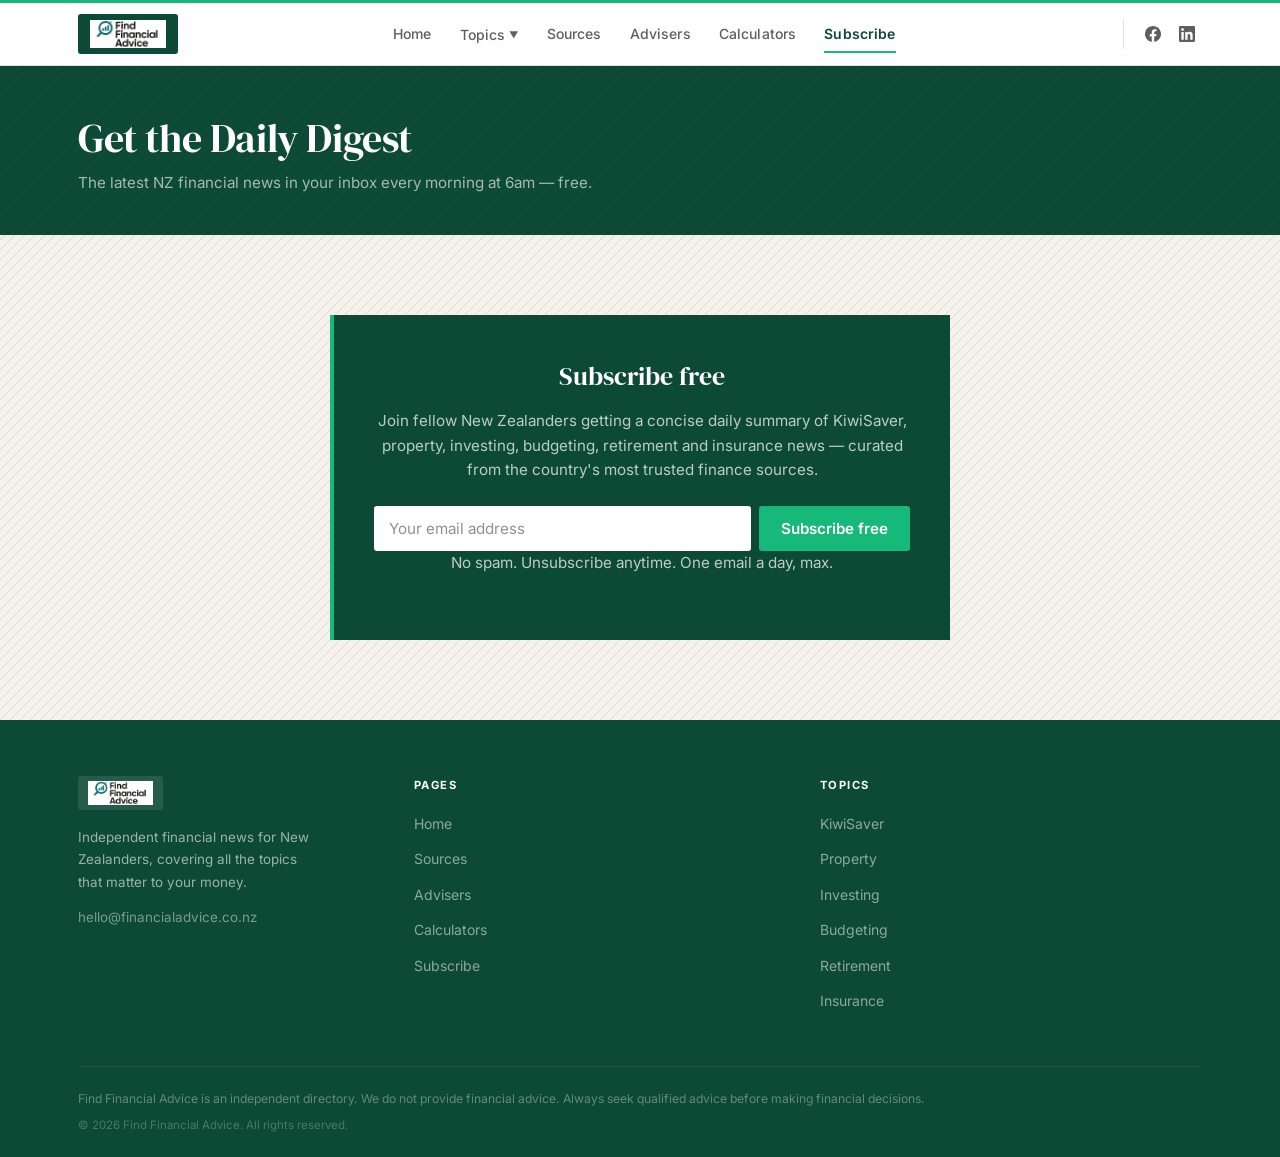
<file: subscribe.html>
<!DOCTYPE html>
<html lang="en-NZ">
<head>
  <meta charset="UTF-8">
  <meta name="viewport" content="width=device-width, initial-scale=1.0">
  <link rel="icon" type="image/png" href="/favicon-96x96.png" sizes="96x96" />
  <link rel="shortcut icon" href="/favicon.ico" />
  <link rel="apple-touch-icon" sizes="180x180" href="/apple-touch-icon.png" />
  <meta name="apple-mobile-web-app-title" content="Find Financial Advice NZ" />
  <meta name="application-name" content="Find Financial Advice NZ">
  <link rel="manifest" href="/site.webmanifest" />
  <meta name="description" content="Subscribe free to Find Financial Advice NZ — a concise daily email of New Zealand's KiwiSaver, property, investing, budgeting, retirement and insurance news, every morning at 6am.">
  <title>Subscribe to the Daily Digest | Find Financial Advice NZ</title>
  <link rel="canonical" href="https://financialadvice.co.nz/subscribe">
  <link rel="stylesheet" href="styles.min.css">
  <style>
    .advisers-intro-body { max-width: 780px; }
    .advisers-intro-body p { font-size: 0.975rem; color: var(--text-mid); line-height: 1.85; margin-bottom: 16px; }
    .advisers-intro-body p:last-child { margin-bottom: 0; }

    .directory-grid { display: grid; grid-template-columns: repeat(3, 1fr); gap: 24px; }
    .directory-card {
      background: var(--white);
      border: 1px solid var(--border);
      border-radius: var(--radius);
      padding: 28px;
      display: flex;
      flex-direction: column;
      transition: box-shadow 0.2s, transform 0.2s;
    }
    .directory-card:hover { box-shadow: var(--shadow-lg); transform: translateY(-3px); }
    .directory-card h3 { font-size: 1.05rem; font-weight: 700; color: var(--navy); margin-bottom: 10px; }
    .directory-card p { font-size: 0.875rem; color: var(--text-mid); line-height: 1.7; flex: 1; margin-bottom: 18px; }
    .directory-card a.dir-link {
      display: inline-flex; align-items: center; gap: 6px;
      font-size: 0.875rem; font-weight: 600; color: var(--blue);
      transition: color 0.15s;
    }
    .directory-card a.dir-link:hover { color: #2d74c0; text-decoration: underline; }
    .directory-card a.dir-link::after { content: "→"; }

    .fspr-callout {
      background: #eaf3de;
      border: 1.5px solid #b5d98a;
      border-radius: var(--radius-lg);
      padding: 40px 48px;
      display: flex;
      gap: 40px;
      align-items: center;
    }
    .fspr-callout-icon {
      font-size: 3rem;
      flex-shrink: 0;
      line-height: 1;
    }
    .fspr-callout-body h2 { font-size: 1.4rem; font-weight: 800; color: #1e6427; margin-bottom: 10px; }
    .fspr-callout-body p { font-size: 0.95rem; color: #3b6d11; line-height: 1.75; margin-bottom: 18px; }
    .fspr-callout-body a.btn { display: inline-flex; }

    @media (max-width: 960px) {
      .directory-grid { grid-template-columns: repeat(2, 1fr); }
      .fspr-callout { flex-direction: column; gap: 20px; padding: 28px 24px; }
    }
    @media (max-width: 600px) {
      .directory-grid { grid-template-columns: 1fr; }
    }
  </style>
  <!-- Google Tag Manager -->
  <script>(function(w,d,s,l,i){w[l]=w[l]||[];w[l].push({'gtm.start':
  new Date().getTime(),event:'gtm.js'});var f=d.getElementsByTagName(s)[0],
  j=d.createElement(s),dl=l!='dataLayer'?'&l='+l:'';j.async=true;j.src=
  'https://www.googletagmanager.com/gtm.js?id='+i+dl;f.parentNode.insertBefore(j,f);
  })(window,document,'script','dataLayer','GTM-PXX6WRRG');</script>
  <!-- End Google Tag Manager -->

  <!-- FAQ Schema for AEO -->
  <!-- Google tag (gtag.js) -->
  <script async src="https://www.googletagmanager.com/gtag/js?id=G-EKNTL9Q19B"></script>
  <script>
    window.dataLayer = window.dataLayer || [];
    function gtag(){dataLayer.push(arguments);}
    gtag('js', new Date());
    gtag('config', 'G-EKNTL9Q19B');
  </script>
  <!-- Open Graph -->
  <meta property="og:type"        content="website">
  <meta property="og:site_name"   content="Find Financial Advice NZ">
  <meta property="og:url"         content="https://financialadvice.co.nz/subscribe">
  <meta property="og:title"       content="Subscribe — Daily NZ Financial News">
  <meta property="og:description" content="Get a free daily email digest of New Zealand personal finance news. Subscribe in one click.">
  <meta property="og:image"       content="https://i.postimg.cc/XvXzCPs9/FFA-og-image.jpg">
  <meta property="og:image:type"  content="image/jpeg">
  <meta property="og:image:width" content="1200">
  <meta property="og:image:height" content="630">
  <meta name="twitter:card"       content="summary_large_image">
  <meta name="twitter:title"      content="Subscribe — Daily NZ Financial News">
  <meta name="twitter:description" content="Get a free daily email digest of New Zealand personal finance news. Subscribe in one click.">
  <meta name="twitter:image"      content="https://i.postimg.cc/XvXzCPs9/FFA-og-image.jpg">
  <meta property="og:locale"      content="en_NZ">
  <meta name="geo.region"         content="NZ">
  <meta name="language"           content="en-NZ">
  <meta name="robots"             content="index, follow">
  <meta name="theme-color"        content="#0d4a35">
  <link rel="preconnect" href="https://fonts.googleapis.com">
  <link rel="preconnect" href="https://fonts.gstatic.com" crossorigin>
  <link href="https://fonts.googleapis.com/css2?family=DM+Serif+Display:ital@0;1&family=Inter:wght@400;500;600;700&display=swap" rel="stylesheet" media="print" onload="this.media='all'">
  <noscript><link href="https://fonts.googleapis.com/css2?family=DM+Serif+Display:ital@0;1&family=Inter:wght@400;500;600;700&display=swap" rel="stylesheet"></noscript>
  <script type="application/ld+json">
{
  "@context": "https://schema.org",
  "@graph": [
    {
      "@type": "WebPage",
      "@id": "https://financialadvice.co.nz/subscribe",
      "url": "https://financialadvice.co.nz/subscribe",
      "name": "Subscribe to the Daily Digest",
      "description": "Subscribe to Find Financial Advice NZ's free daily email digest of New Zealand personal finance news.",
      "isPartOf": { "@id": "https://financialadvice.co.nz/#website" }
    }
  ]
}
  </script>
  <!-- Meta Pixel Code -->
  <script>
  !function(f,b,e,v,n,t,s)
  {if(f.fbq)return;n=f.fbq=function(){n.callMethod?
  n.callMethod.apply(n,arguments):n.queue.push(arguments)};
  if(!f._fbq)f._fbq=n;n.push=n;n.loaded=!0;n.version='2.0';
  n.queue=[];t=b.createElement(e);t.async=!0;
  t.src=v;s=b.getElementsByTagName(e)[0];
  s.parentNode.insertBefore(t,s)}(window, document,'script',
  'https://connect.facebook.net/en_US/fbevents.js');
  fbq('init', '1661535551726233');
  fbq('track', 'PageView');
  </script>
  <noscript><img height="1" width="1" style="display:none"
  src="https://www.facebook.com/tr?id=1661535551726233&ev=PageView&noscript=1"
  /></noscript>
  <!-- End Meta Pixel Code -->
  <style type="text/css">
  /* /subscribe page — signup card (Brevo via /api/subscribe) */
  .subscribe-card { max-width: 620px; margin: 0 auto; background: var(--green); border-left: 4px solid var(--green-bright); padding: 40px; text-align: center; }
  .subscribe-card h2 { font-family: var(--serif); font-weight: 400; color: var(--white); font-size: 1.6rem; margin: 0 0 12px; }
  .subscribe-card > p { color: rgba(255,255,255,0.72); font-size: 0.95rem; line-height: 1.6; margin: 0 0 24px; }
  .subscribe-form { width: 100%; }
  .subscribe-row { display: flex; gap: 8px; text-align: left; }
  .subscribe-input { flex: 1; min-width: 0; padding: 12px 14px; border: 1px solid transparent; border-radius: var(--radius); font-size: 0.95rem; color: var(--ink); background: var(--white); -webkit-appearance: none; appearance: none; transition: box-shadow 0.2s; }
  .subscribe-input::placeholder { color: var(--light); }
  .subscribe-input:focus { outline: none; box-shadow: 0 0 0 2px var(--green-bright); }
  .subscribe-btn { flex-shrink: 0; padding: 12px 22px; cursor: pointer; border: none; border-radius: var(--radius); font-size: 0.95rem; font-weight: 600; color: var(--white); background: var(--green-bright); transition: background 0.2s; }
  .subscribe-btn:hover { background: var(--green-mid); }
  .subscribe-btn:disabled { opacity: 0.6; cursor: default; }
  .subscribe-msg { margin: 14px 0 0; font-size: 0.9rem; line-height: 1.4; display: none; }
  .subscribe-msg.show { display: block; }
  .subscribe-msg.success { color: var(--white); font-weight: 600; }
  .subscribe-msg.error { color: #ffd7d0; }
  .subscribe-fineprint { margin: 18px 0 0; font-size: 0.78rem; color: rgba(255,255,255,0.5); }
  @media (max-width: 620px) { .subscribe-row { flex-direction: column; } .subscribe-card { padding: 28px 20px; } }
  </style>
</head>
<body>
  <!-- Google Tag Manager (noscript) -->
  <noscript><iframe src="https://www.googletagmanager.com/ns.html?id=GTM-PXX6WRRG"
  height="0" width="0" style="display:none;visibility:hidden"></iframe></noscript>
  <!-- End Google Tag Manager (noscript) -->

<nav class="navbar">
  <div class="container">
    <a href="/" class="nav-logo">
      <div class="nav-logo-pill">
        <img src="Find%20Financial%20Advice%20Logo%2C%20wide%20R.png" alt="FindFinancialAdvice.co.nz" class="nav-logo-img">
      </div>
    </a>
    <button class="nav-toggle" aria-label="Toggle navigation" aria-expanded="false">&#9776;</button>
    <ul class="nav-links">
      <li><a href="/">Home</a></li>
      <li class="nav-dropdown">
        <button class="nav-dropdown-toggle" aria-expanded="false" aria-haspopup="true">Topics <span class="nav-dropdown-arrow">&#9660;</span></button>
        <ul class="nav-dropdown-menu">
          <li><a href="/kiwisaver">KiwiSaver</a></li>
          <li><a href="/property">Property</a></li>
          <li><a href="/investing">Investing</a></li>
          <li><a href="/budgeting">Budgeting</a></li>
          <li><a href="/retirement">Retirement</a></li>
          <li><a href="/insurance">Insurance</a></li>
        </ul>
      </li>
            <li><a href="/sources">Sources</a></li>
      <li><a href="/advisers">Advisers</a></li>
      <li><a href="/calculators">Calculators</a></li>
      <li><a href="/subscribe" class="active">Subscribe</a></li>
    </ul>
    <div class="nav-social">
      <a href="https://www.facebook.com/FindFinancialAdviceNZ" target="_blank" rel="noopener noreferrer" aria-label="Facebook">
        <svg viewBox="0 0 24 24" xmlns="http://www.w3.org/2000/svg"><path d="M24 12.073C24 5.405 18.627 0 12 0S0 5.405 0 12.073C0 18.1 4.388 23.094 10.125 24v-8.437H7.078v-3.49h3.047V9.41c0-3.025 1.792-4.697 4.533-4.697 1.312 0 2.686.235 2.686.235v2.97h-1.513c-1.491 0-1.956.93-1.956 1.886v2.268h3.328l-.532 3.49h-2.796V24C19.612 23.094 24 18.1 24 12.073z"/></svg>
      </a>
      <a href="https://www.linkedin.com/company/find-financial-advice-nz/posts/?feedView=all" target="_blank" rel="noopener noreferrer" aria-label="LinkedIn">
        <svg viewBox="0 0 24 24" xmlns="http://www.w3.org/2000/svg"><path d="M20.447 20.452h-3.554v-5.569c0-1.328-.027-3.037-1.852-3.037-1.853 0-2.136 1.445-2.136 2.939v5.667H9.351V9h3.414v1.561h.046c.477-.9 1.637-1.85 3.37-1.85 3.601 0 4.267 2.37 4.267 5.455v6.286zM5.337 7.433a2.062 2.062 0 01-2.063-2.065 2.064 2.064 0 112.063 2.065zm1.782 13.019H3.555V9h3.564v11.452zM22.225 0H1.771C.792 0 0 .774 0 1.729v20.542C0 23.227.792 24 1.771 24h20.451C23.2 24 24 23.227 24 22.271V1.729C24 .774 23.2 0 22.222 0h.003z"/></svg>
      </a>
    </div>
  </div>
</nav>

<div class="page-header">
  <div class="container">
    <h1>Get the Daily Digest</h1>
    <p>The latest NZ financial news in your inbox every morning at 6am — free.</p>
  </div>
</div>

<section class="section">
  <div class="container">
    <div class="subscribe-card">
      <h2>Subscribe free</h2>
      <p>Join fellow New Zealanders getting a concise daily summary of KiwiSaver, property, investing, budgeting, retirement and insurance news — curated from the country's most trusted finance sources.</p>
      <form id="subscribe-form" class="subscribe-form" novalidate>
        <div class="subscribe-row">
          <input id="subscribe-email" type="email" name="email" class="subscribe-input" placeholder="Your email address" aria-label="Email address" autocomplete="email" required>
          <button type="submit" class="subscribe-btn">Subscribe free</button>
        </div>
        <p id="subscribe-msg" class="subscribe-msg" role="status" aria-live="polite"></p>
      </form>
      <p class="subscribe-fineprint">No spam. Unsubscribe anytime. One email a day, max.</p>
    </div>
  </div>
</section>
<footer>
  <div class="container">
    <div class="footer-top">
      <div class="footer-brand">
        <div class="footer-logo-pill">
          <img src="Find%20Financial%20Advice%20Logo%2C%20wide%20R.png" alt="FindFinancialAdvice.co.nz" class="footer-logo-img">
        </div>
        <p>Independent financial news for New Zealanders, covering all the topics that matter to your money.</p>
        <p class="footer-email"><a href="mailto:hello@financialadvice.co.nz">hello@financialadvice.co.nz</a></p>
      </div>
      <div class="footer-nav-grid">
        <div class="footer-nav-col">
          <h4>Pages</h4>
          <ul>
            <li><a href="/">Home</a></li>
            <li><a href="/sources">Sources</a></li>
            <li><a href="/advisers">Advisers</a></li>
            <li><a href="/calculators">Calculators</a></li>
            <li><a href="/subscribe" class="active">Subscribe</a></li>
          </ul>
        </div>
        <div class="footer-nav-col">
          <h4>Topics</h4>
          <ul>
            <li><a href="/kiwisaver">KiwiSaver</a></li>
            <li><a href="/property">Property</a></li>
            <li><a href="/investing">Investing</a></li>
            <li><a href="/budgeting">Budgeting</a></li>
            <li><a href="/retirement">Retirement</a></li>
            <li><a href="/insurance">Insurance</a></li>
          </ul>
        </div>
      </div>
    </div>
    <div class="footer-bottom">
      <p class="footer-disclaimer">Find Financial Advice is an independent directory. We do not provide financial advice. Always seek qualified advice before making financial decisions.</p>
      <p class="footer-copy">&copy; 2026 Find Financial Advice. All rights reserved.</p>
    </div>
  </div>
</footer>

<script>
  const toggle = document.querySelector('.nav-toggle');
  const navLinks = document.querySelector('.nav-links');
  toggle.addEventListener('click', function() {
    const open = navLinks.classList.toggle('open');
    toggle.setAttribute('aria-expanded', open);
  });
  const dropBtn = document.querySelector('.nav-dropdown-toggle');
  const dropMenu = document.querySelector('.nav-dropdown-menu');
  if (dropBtn) {
    dropBtn.addEventListener('click', function(e) {
      e.stopPropagation();
      const open = dropMenu.classList.toggle('open');
      dropBtn.classList.toggle('open', open);
      dropBtn.setAttribute('aria-expanded', open);
    });
    document.addEventListener('click', function() {
      dropMenu.classList.remove('open');
      dropBtn.classList.remove('open');
      dropBtn.setAttribute('aria-expanded', false);
    });
  }
</script>
<!-- Newsletter signup (Brevo via /api/subscribe) -->
<script>
  (function () {
    var form = document.getElementById('subscribe-form');
    if (!form) return;
    var input = document.getElementById('subscribe-email');
    var msg = document.getElementById('subscribe-msg');
    var btn = form.querySelector('.subscribe-btn');
    function show(type, text) {
      msg.textContent = text;
      msg.className = 'subscribe-msg show ' + type;
    }
    form.addEventListener('submit', function (e) {
      e.preventDefault();
      var email = (input.value || '').trim();
      if (!email || !/^[^\s@]+@[^\s@]+\.[^\s@]+$/.test(email)) {
        show('error', 'Please enter a valid email address.');
        return;
      }
      var original = btn.textContent;
      btn.disabled = true;
      btn.textContent = 'Subscribing…';
      fetch('/api/subscribe', {
        method: 'POST',
        headers: { 'Content-Type': 'application/json' },
        body: JSON.stringify({ email: email })
      })
        .then(function (r) { return r.json().then(function (data) { return { ok: r.ok, data: data }; }); })
        .then(function (res) {
          if (res.ok && res.data && res.data.success) {
            form.reset();
            input.style.display = 'none';
            btn.style.display = 'none';
            show('success', "Thanks — you're subscribed!");
          } else {
            show('error', (res.data && res.data.error) || 'Something went wrong. Please try again.');
            btn.disabled = false;
            btn.textContent = original;
          }
        })
        .catch(function () {
          show('error', 'Something went wrong. Please try again.');
          btn.disabled = false;
          btn.textContent = original;
        });
    });
  })();
</script>
  <script src="/main.js"></script>
</body>
</html>
</file>
<file: styles.min.css>
:root{--green:#0d4a35;--green-mid:#1a6b4e;--green-bright:#17b97a;--green-pale:#e8f5ef;--cream:#F5F1EB;--cream-dark:#EAE5DC;--ink:#161616;--charcoal:#363636;--mid:#5e5e5e;--light:#909090;--border:#D4CFC6;--border-light:#E4DFD7;--white:#ffffff;--navy:#0d4a35;--blue:#17b97a;--light-grey:#F5F1EB;--text:#363636;--text-mid:#5e5e5e;--text-light:#909090;--fma-bg:#e8f5ef;--fma-text:#0d4a35;--shadow:0 4px 16px rgba(0,0,0,0.07);--shadow-lg:0 12px 48px rgba(0,0,0,0.10);--serif:'DM Serif Display',Georgia,'Times New Roman',serif;--sans:'Inter',-apple-system,BlinkMacSystemFont,'Segoe UI',sans-serif;--radius:3px;--radius-lg:5px;--shadow-sm:0 1px 4px rgba(0,0,0,0.06);--shadow-md:0 4px 20px rgba(0,0,0,0.08);--shadow-xl:0 16px 56px rgba(0,0,0,0.11);--nav-h:62px}*,*::before,*::after{box-sizing:border-box;margin:0;padding:0}html{font-size:16px;scroll-behavior:smooth}body{font-family:var(--sans);color:var(--charcoal);background-color:var(--cream);background-image:url("data:image/svg+xml,%3Csvg width='10' height='10' viewBox='0 0 10 10' xmlns='http://www.w3.org/2000/svg'%3E%3Cpath d='M0 10L10 0M-1 1L1 -1M9 11L11 9' stroke='%23CCC8BE' stroke-width='0.6' fill='none'/%3E%3C/svg%3E");line-height:1.65;-webkit-font-smoothing:antialiased;-moz-osx-font-smoothing:grayscale}img{max-width:100%;display:block}a{text-decoration:none;color:inherit}ul{list-style:none}button,input,select,textarea{font-family:inherit}button{cursor:pointer;border:none;background:none}.container{max-width:1180px;margin:0 auto;padding:0 28px}.section{padding:80px 0}.section-header{margin-bottom:44px}.section-title{font-family:var(--serif);font-size:2rem;font-weight:400;color:var(--green);margin-bottom:8px;line-height:1.2;letter-spacing:-0.01em}.section-subtitle{color:var(--mid);font-size:0.94rem;line-height:1.6;max-width:600px}.bg-light{background-color:var(--white);background-image:none}.text-center{text-align:center}.hidden{display:none!important}.nav-logo{display:flex;align-items:center;padding:10px 0;flex-shrink:0}.nav-logo-pill{background:var(--green);border-radius:var(--radius);padding:6px 12px;display:flex;align-items:center;transition:background 0.2s}.nav-logo-pill:hover{background:var(--green-mid)}.nav-logo-img{height:28px;width:auto;display:block}.footer-logo-pill{background:rgba(255,255,255,0.10);border-radius:var(--radius);padding:5px 10px;display:inline-flex;align-items:center;margin-bottom:16px}.footer-logo-img{height:24px;width:auto;display:block}.navbar{background:var(--white);border-top:3px solid var(--green-bright);border-bottom:1px solid var(--border-light);position:sticky;top:0;z-index:1000;box-shadow:0 1px 8px rgba(0,0,0,0.05)}.navbar .container{display:flex;align-items:center;justify-content:space-between;min-height:var(--nav-h);flex-wrap:wrap;padding-top:0;padding-bottom:0}.nav-links{display:flex;align-items:center;gap:0}.nav-links a{display:block;padding:6px 14px;color:var(--mid);font-size:0.875rem;font-weight:500;letter-spacing:0.01em;border-radius:0;transition:color 0.15s;position:relative}.nav-links a::after{content:'';position:absolute;bottom:-1px;left:14px;right:14px;height:2px;background:var(--green-bright);transform:scaleX(0);transform-origin:left;transition:transform 0.2s ease}.nav-links a:hover{color:var(--green)}.nav-links a:hover::after{transform:scaleX(1)}.nav-links a.active{color:var(--green);font-weight:600}.nav-links a.active::after{transform:scaleX(1)}.nav-toggle{display:none;color:var(--green);font-size:1.4rem;padding:6px 8px;line-height:1}.nav-social{display:flex;align-items:center;gap:4px;margin-left:12px;padding-left:14px;border-left:1px solid var(--border-light)}.nav-social a{display:flex;align-items:center;justify-content:center;width:30px;height:30px;border-radius:50%;color:var(--mid);transition:color 0.15s,background 0.15s}.nav-social a:hover{background:var(--green-pale);color:var(--green)}.nav-social svg{width:16px;height:16px;fill:currentColor}.nav-dropdown{position:relative;display:flex;align-items:center}.nav-dropdown-toggle{display:flex;align-items:center;gap:4px;padding:6px 14px;color:var(--mid);font-size:0.875rem;font-weight:500;letter-spacing:0.01em;transition:color 0.15s;cursor:pointer;background:none;border:none}.nav-dropdown-toggle:hover,.nav-dropdown-toggle.open{color:var(--green)}.nav-dropdown-arrow{font-size:0.58rem;transition:transform 0.2s;display:inline-block}.nav-dropdown-toggle.open .nav-dropdown-arrow{transform:rotate(180deg)}.nav-dropdown-menu{display:none;position:absolute;top:calc(100% + 10px);left:0;background:var(--white);border:1px solid var(--border);border-radius:var(--radius);box-shadow:var(--shadow-md);min-width:176px;z-index:1100;overflow:hidden}.nav-dropdown-menu.open{display:block}.nav-dropdown-menu li a{display:block;padding:10px 18px;font-size:0.875rem;font-weight:500;color:var(--charcoal);transition:background 0.12s,color 0.12s;border-left:2px solid transparent}.nav-dropdown-menu li a:hover{background:var(--cream);color:var(--green);border-left-color:var(--green-bright)}.nav-dropdown-menu li a.active{color:var(--green);font-weight:600;border-left-color:var(--green-bright)}.category-intro{padding:52px 0 36px;background-color:var(--cream);background-image:none}.category-intro-body{max-width:720px}.category-intro-body p{font-size:0.975rem;color:var(--mid);line-height:1.85;margin-bottom:16px}.category-intro-body p:last-child{margin-bottom:0}.sources-intro{padding:52px 0 36px;background-color:var(--cream);background-image:none}.sources-intro-body{max-width:720px}.sources-intro-body p{font-size:0.975rem;color:var(--mid);line-height:1.85;margin-bottom:16px}.sources-intro-body p:last-child{margin-bottom:0}.btn{display:inline-flex;align-items:center;gap:8px;padding:11px 22px;border-radius:var(--radius);font-weight:600;font-size:0.875rem;letter-spacing:0.01em;transition:background 0.2s,box-shadow 0.2s,transform 0.1s;cursor:pointer;border:none}.btn:active{transform:translateY(1px)}.btn-primary{background:var(--green);color:var(--white)}.btn-primary:hover{background:var(--green-mid);box-shadow:0 4px 16px rgba(13,74,53,0.25)}.btn-outline{background:transparent;color:var(--green);border:1.5px solid var(--green)}.btn-outline:hover{background:var(--green);color:var(--white)}.btn-sm{padding:7px 15px;font-size:0.82rem}.btn-block{width:100%;justify-content:center}.btn-ghost{background:rgba(255,255,255,0.08);color:rgba(255,255,255,0.88);border:1px solid rgba(255,255,255,0.28)}.btn-ghost:hover{background:rgba(255,255,255,0.16);border-color:rgba(255,255,255,0.45)}.tag{display:inline-block;font-size:0.68rem;font-weight:700;text-transform:uppercase;letter-spacing:1px;padding:0;background:none;border-radius:0}.tag-kiwisaver{color:#1658a8}.tag-property{color:#b84d00}.tag-investing{color:#5a1594}.tag-budgeting{color:#1e6427}.tag-retirement{color:#8b0949}.tag-insurance{color:#7a5200}.hero{background-color:var(--green);background-image:url("data:image/svg+xml,%3Csvg width='10' height='10' viewBox='0 0 10 10' xmlns='http://www.w3.org/2000/svg'%3E%3Cpath d='M0 10L10 0M-1 1L1 -1M9 11L11 9' stroke='%23ffffff' stroke-width='0.4' fill='none' opacity='0.07'/%3E%3C/svg%3E");padding:72px 0 0;position:relative}.hero-content{max-width:680px;padding-bottom:64px}.hero h1{font-family:var(--serif);font-size:3.25rem;font-weight:400;color:var(--white);line-height:1.13;margin-bottom:20px;letter-spacing:-0.01em}.hero h1 .accent{color:var(--green-bright);font-style:italic}.hero p{font-size:1.05rem;color:rgba(255,255,255,0.68);margin-bottom:36px;line-height:1.75;max-width:500px}.hero-eyebrow{display:inline-flex;align-items:center;gap:8px;color:var(--green-bright);font-size:0.72rem;font-weight:700;text-transform:uppercase;letter-spacing:1.3px;margin-bottom:22px}.hero-live-dot{width:6px;height:6px;background:var(--green-bright);border-radius:50%;flex-shrink:0;box-shadow:0 0 8px rgba(23,185,122,0.9);animation:blink 2.4s ease-in-out infinite}@keyframes blink{0%,100%{opacity:1}50%{opacity:0.35}}.hero-btns{display:flex;flex-wrap:wrap;gap:10px}.stats-strip{border-top:1px solid rgba(255,255,255,0.08);background:rgba(0,0,0,0.16);padding:22px 0}.stats-grid{display:grid;grid-template-columns:repeat(3,1fr);gap:24px;text-align:center}.stat-val{font-family:var(--serif);font-size:2.1rem;font-weight:400;color:var(--white);line-height:1;margin-bottom:5px}.stat-label{font-size:0.7rem;color:rgba(255,255,255,0.45);text-transform:uppercase;letter-spacing:1.1px}.news-grid{display:grid;grid-template-columns:repeat(3,1fr);gap:1px;background:var(--border-light);border:1px solid var(--border-light)}.news-card{background:var(--white);padding:22px 24px 20px;display:flex;flex-direction:column;position:relative;cursor:pointer;border:none;border-radius:0;transition:background 0.15s}.news-card::before{content:'';position:absolute;top:0;left:0;right:0;height:2px;background:transparent;transition:background 0.2s}.news-card:hover{background:var(--cream)}.news-card:hover::before{background:var(--green-bright)}.news-card-tag{margin-bottom:12px}.news-card h3{font-family:var(--serif);font-size:1.05rem;font-weight:400;color:var(--ink);line-height:1.42;margin-bottom:10px}.news-card-summary{font-size:0.83rem;color:var(--mid);line-height:1.7;margin-bottom:18px;flex:1}.news-card h3 a{color:inherit;text-decoration:none}.news-card h3 a:hover{color:var(--green)}.news-card h3 a::after{content:'';display:block;position:absolute;top:0;right:0;bottom:0;left:0;z-index:1;-webkit-tap-highlight-color:transparent}.news-card:hover h3 a{color:var(--green)}.news-card-meta{display:flex;align-items:center;gap:7px;font-size:0.74rem;color:var(--light);margin-top:auto;padding-top:12px;border-top:1px solid var(--border-light)}.news-card-meta .source{font-weight:600;color:var(--mid)}.news-card-meta .source a{color:inherit;text-decoration:none;pointer-events:none}.news-card-meta .sep{color:var(--border)}.featured-label{font-family:var(--serif);font-size:1.35rem;font-weight:400;color:var(--green);margin-bottom:16px;padding-bottom:12px;border-bottom:2px solid var(--green-bright);display:inline-block}.featured-article{background:var(--white);border:1px solid var(--border-light);border-top:3px solid var(--green);border-radius:0;overflow:hidden;display:grid;grid-template-columns:2fr 3fr;margin-bottom:36px}.featured-img-area{background-color:var(--green);background-image:url("data:image/svg+xml,%3Csvg width='10' height='10' viewBox='0 0 10 10' xmlns='http://www.w3.org/2000/svg'%3E%3Cpath d='M0 10L10 0M-1 1L1 -1M9 11L11 9' stroke='%23ffffff' stroke-width='0.4' fill='none' opacity='0.07'/%3E%3C/svg%3E");min-height:260px;display:flex;align-items:center;justify-content:center;flex-direction:column;padding:36px}.featured-img-icon{font-family:var(--serif);font-size:4rem;line-height:1;margin-bottom:12px;color:rgba(255,255,255,0.18);font-weight:400}.featured-img-label{font-size:0.68rem;text-transform:uppercase;letter-spacing:1.4px;color:var(--green-bright);font-weight:700}.featured-body{padding:40px;display:flex;flex-direction:column;justify-content:center}.featured-eyebrow{font-size:0.68rem;text-transform:uppercase;letter-spacing:1.2px;color:var(--green-bright);font-weight:700;margin-bottom:12px}.featured-body h2{font-family:var(--serif);font-size:1.65rem;font-weight:400;color:var(--ink);line-height:1.3;margin-bottom:14px}.featured-body h2 a{color:inherit;text-decoration:none}.featured-body h2 a:hover{color:var(--green)}.featured-body p{color:var(--mid);font-size:0.9rem;line-height:1.8;margin-bottom:20px}.featured-meta{font-size:0.78rem;color:var(--light);display:flex;align-items:center;gap:8px;padding-top:16px;border-top:1px solid var(--border-light)}.featured-meta .source{font-weight:600;color:var(--mid)}.fma-badge{display:inline-flex;align-items:center;gap:5px;background:var(--green-pale);color:var(--green);padding:2px 8px;border-radius:2px;font-size:0.7rem;font-weight:700;letter-spacing:0.2px}.fma-badge::before{content:"✓"}.adviser-grid{display:grid;grid-template-columns:repeat(3,1fr);gap:1px;background:var(--border-light)}.adviser-card{background:var(--white);border:none;border-radius:0;padding:28px;display:flex;flex-direction:column;border-top:3px solid transparent;transition:border-top-color 0.2s,background 0.15s}.adviser-card:hover{border-top-color:var(--green-bright);background:var(--cream)}.adviser-avatar{width:46px;height:46px;background:var(--green);color:var(--white);border-radius:var(--radius);display:flex;align-items:center;justify-content:center;font-family:var(--serif);font-size:1.1rem;font-weight:400;margin-bottom:16px;flex-shrink:0}.adviser-name{font-family:var(--serif);font-size:1.05rem;font-weight:400;color:var(--ink);margin-bottom:4px}.adviser-specialty{font-size:0.875rem;color:var(--mid);margin-bottom:4px}.adviser-meta{font-size:0.78rem;color:var(--light);margin-bottom:14px;display:flex;flex-wrap:wrap;gap:4px 12px}.adviser-card-footer{margin-top:auto;padding-top:16px;border-top:1px solid var(--border-light);display:flex;align-items:center;justify-content:space-between}.page-header{background-color:var(--green);background-image:url("data:image/svg+xml,%3Csvg width='10' height='10' viewBox='0 0 10 10' xmlns='http://www.w3.org/2000/svg'%3E%3Cpath d='M0 10L10 0M-1 1L1 -1M9 11L11 9' stroke='%23ffffff' stroke-width='0.4' fill='none' opacity='0.07'/%3E%3C/svg%3E");padding:48px 0 40px}.page-header h1{font-family:var(--serif);font-size:2.5rem;font-weight:400;color:var(--white);margin-bottom:8px;letter-spacing:-0.01em;line-height:1.2}.page-header p{color:rgba(255,255,255,0.62);font-size:0.95rem}.filter-pills{display:flex;flex-wrap:wrap;gap:6px;margin-bottom:28px}.filter-pill{padding:6px 14px;border-radius:2px;border:1px solid var(--border);font-size:0.82rem;font-weight:500;color:var(--mid);background:var(--white);cursor:pointer;transition:all 0.15s;white-space:nowrap}.filter-pill:hover{border-color:var(--green);color:var(--green);background:var(--cream)}.filter-pill.active{background:var(--green);border-color:var(--green);color:var(--white)}.news-layout{display:grid;grid-template-columns:176px 1fr;gap:40px;align-items:start}.news-sidebar{position:sticky;top:calc(var(--nav-h) + 20px)}.sidebar-label{font-size:0.67rem;text-transform:uppercase;letter-spacing:1.5px;font-weight:700;color:var(--light);margin-bottom:10px;padding-bottom:8px;border-bottom:1px solid var(--border-light)}.filter-btn{display:block;width:100%;text-align:left;padding:8px 10px;font-size:0.875rem;font-weight:500;color:var(--mid);transition:all 0.15s;margin-bottom:2px;border-left:2px solid transparent;border-radius:0}.filter-btn:hover{color:var(--green);border-left-color:var(--border)}.filter-btn.active{color:var(--green);border-left-color:var(--green-bright);font-weight:600}.search-panel{background:var(--white);border:1px solid var(--border-light);border-radius:0;padding:20px 24px;margin-bottom:28px;display:flex;gap:16px;flex-wrap:wrap;align-items:flex-end}.search-field{flex:2;min-width:200px}.filter-field{flex:1;min-width:160px}.field-label{display:block;font-size:0.7rem;font-weight:700;text-transform:uppercase;letter-spacing:0.9px;color:var(--light);margin-bottom:6px}.field-control{width:100%;padding:9px 12px;border:1px solid var(--border);border-radius:var(--radius);font-size:0.9rem;color:var(--charcoal);background:var(--cream);transition:border-color 0.2s,background 0.2s;-webkit-appearance:none;appearance:none}select.field-control{background-image:url("data:image/svg+xml,%3Csvg xmlns='http://www.w3.org/2000/svg' width='12' height='8' viewBox='0 0 12 8'%3E%3Cpath d='M1 1l5 5 5-5' stroke='%23909090' stroke-width='1.5' fill='none' stroke-linecap='round' stroke-linejoin='round'/%3E%3C/svg%3E");background-repeat:no-repeat;background-position:right 12px center;padding-right:36px}.field-control:focus{outline:none;border-color:var(--green);background:var(--white)}.results-info{font-size:0.84rem;color:var(--light);margin-bottom:24px}.results-info strong{color:var(--mid)}.no-results-msg{text-align:center;padding:56px 24px;display:none}.no-results-msg h3{font-size:1rem;color:var(--mid);margin-bottom:6px;font-family:var(--serif);font-weight:400}.no-results-msg p{font-size:0.875rem;color:var(--light)}.sources-grid{display:grid;grid-template-columns:repeat(3,1fr);gap:1px;background:var(--border-light)}.source-card{background:var(--white);padding:26px;display:flex;flex-direction:column;transition:background 0.15s;border:none;border-radius:0;border-top:2px solid transparent}.source-card:hover{background:var(--cream);border-top-color:var(--green-bright)}.source-card-type{display:inline-block;font-size:0.67rem;font-weight:700;text-transform:uppercase;letter-spacing:1px;margin-bottom:14px;background:none;padding:0;border-radius:0}.source-type-media{color:#1658a8}.source-type-govt{color:#1e6427}.source-type-adviser{color:#5a1594}.source-type-consumer{color:#9a3412}.source-card-header{display:flex;align-items:center;gap:12px;margin-bottom:12px}.source-card-logo{width:40px;height:40px;border-radius:var(--radius);overflow:hidden;background:var(--cream);border:1px solid var(--border-light);display:flex;align-items:center;justify-content:center;flex-shrink:0}.source-card-logo img{width:28px;height:28px;object-fit:contain}.source-card h3{font-family:var(--serif);font-size:1rem;font-weight:400;color:var(--ink)}.source-card p{font-size:0.875rem;color:var(--mid);line-height:1.7;flex:1;margin-bottom:16px}.source-card-link{display:inline-flex;align-items:center;gap:6px;font-size:0.82rem;font-weight:600;color:var(--green);margin-top:auto;transition:color 0.15s}.source-card-link:hover{color:var(--green-mid)}.source-card-link::after{content:"→"}.newsletter-bar{background:var(--green);border-radius:0;padding:26px 36px;margin-bottom:36px;display:flex;align-items:center;gap:48px;border-left:4px solid var(--green-bright)}.newsletter-bar-text{flex:1;min-width:0}.newsletter-bar-text strong{display:block;font-family:var(--serif);font-size:1.05rem;font-weight:400;color:var(--white);margin-bottom:4px}.newsletter-bar-text span{font-size:0.875rem;color:rgba(255,255,255,0.58);line-height:1.5}.newsletter-bar-form{flex-shrink:0;min-width:340px}@media (max-width:800px){.newsletter-bar{flex-direction:column;gap:20px;padding:24px;border-left:none;border-top:3px solid var(--green-bright)}.newsletter-bar-form{min-width:unset;width:100%}}.category-intro,.sources-intro{background-image:none}.section:has(.advisers-intro-body),.section:has(.category-intro-body){background-color:var(--cream);background-image:none}#news{background-color:var(--cream);background-image:none}footer{background:var(--green);color:rgba(255,255,255,0.58);padding:56px 0 0}.footer-top{display:grid;grid-template-columns:280px 1fr;gap:56px;padding-bottom:44px;border-bottom:1px solid rgba(255,255,255,0.08)}.footer-brand .brand-name{font-family:var(--serif);font-size:1.1rem;font-weight:400;color:var(--white);margin-bottom:10px}.footer-brand .brand-name .tld{color:var(--green-bright)}.footer-brand p{font-size:0.84rem;line-height:1.7;max-width:240px}.footer-email{margin-top:12px}.footer-email a{color:rgba(255,255,255,0.45);font-size:0.84rem;transition:color 0.15s}.footer-email a:hover{color:var(--white)}.footer-nav-grid{display:grid;grid-template-columns:repeat(2,1fr);gap:24px}.footer-nav-col h4{color:var(--white);font-size:0.7rem;text-transform:uppercase;letter-spacing:1.4px;margin-bottom:16px;font-weight:700}.footer-nav-col ul li{margin-bottom:9px}.footer-nav-col ul li a{color:rgba(255,255,255,0.52);font-size:0.875rem;transition:color 0.15s}.footer-nav-col ul li a:hover{color:var(--white)}.footer-bottom{padding:22px 0}.footer-disclaimer{font-size:0.76rem;color:rgba(255,255,255,0.35);line-height:1.7;margin-bottom:6px}.footer-copy{font-size:0.72rem;color:rgba(255,255,255,0.25)}.calc-section-label{font-size:0.7rem;font-weight:700;text-transform:uppercase;letter-spacing:1.3px;color:var(--light);margin:36px 0 14px;padding-bottom:8px;border-bottom:1px solid var(--border-light)}.calc-section-label:first-child{margin-top:0}@media (max-width:960px){.nav-toggle{display:block}.nav-links{display:none;flex-direction:column;width:100%;border-top:1px solid var(--border-light);padding:8px 0 14px;order:3;background:var(--white);gap:0}.nav-links.open{display:flex}.nav-links a::after{display:none}.nav-dropdown{flex-direction:column;align-items:stretch;width:100%}.nav-dropdown-toggle{width:100%;justify-content:space-between}.nav-dropdown-menu{position:static;width:100%;box-shadow:none;border:none;border-radius:0;background:var(--cream);margin:2px 0 4px}.nav-dropdown-menu li a{color:var(--charcoal);padding:8px 24px}.nav-dropdown-menu li a:hover{background:var(--cream-dark)}.nav-dropdown-menu li a.active{background:none}.news-grid{grid-template-columns:repeat(2,1fr)}.sources-grid{grid-template-columns:repeat(2,1fr)}.adviser-grid{grid-template-columns:repeat(2,1fr)}.news-layout{grid-template-columns:1fr}.news-sidebar{position:static;display:flex;flex-wrap:wrap;gap:6px;margin-bottom:16px}.sidebar-label{display:none}.filter-btn{display:inline-block;width:auto;border:1px solid var(--border);border-left:none;padding:5px 12px;border-radius:2px}.filter-btn.active{background:var(--green);color:var(--white);border-color:var(--green)}.filter-btn:hover{border-left-width:1px}.featured-article{grid-template-columns:1fr}.featured-img-area{min-height:140px}.footer-top{grid-template-columns:1fr;gap:32px}.footer-nav-grid{grid-template-columns:repeat(2,1fr)}}@media (max-width:600px){:root{--nav-h:58px}.hero h1{font-size:2.1rem}.hero{padding-top:48px}.hero p{font-size:0.975rem}.hero-btns{flex-direction:column}.hero-btns .btn{width:100%;justify-content:center}.stats-grid{grid-template-columns:1fr;gap:14px}.news-grid{grid-template-columns:1fr}.sources-grid{grid-template-columns:1fr}.adviser-grid{grid-template-columns:1fr}.section{padding:52px 0}.section-title{font-size:1.65rem}.page-header{padding:36px 0 28px}.page-header h1{font-size:1.9rem}.page-header p{font-size:0.9rem}.featured-body{padding:24px 20px}.featured-body h2{font-size:1.35rem}.category-intro{padding:36px 0 24px}.filter-pills{gap:6px}.filter-pill{padding:5px 12px;font-size:0.8rem}.footer-nav-grid{grid-template-columns:1fr}.search-panel{flex-direction:column}.search-field,.filter-field{min-width:unset;width:100%}.container{padding:0 20px}}.grid-heading{font-family:var(--serif);font-weight:400;font-size:1.5rem;color:var(--ink);margin-bottom:22px}.grid-heading::after{content:'';display:block;width:48px;height:3px;background:var(--green-bright);margin-top:10px}
</file>
